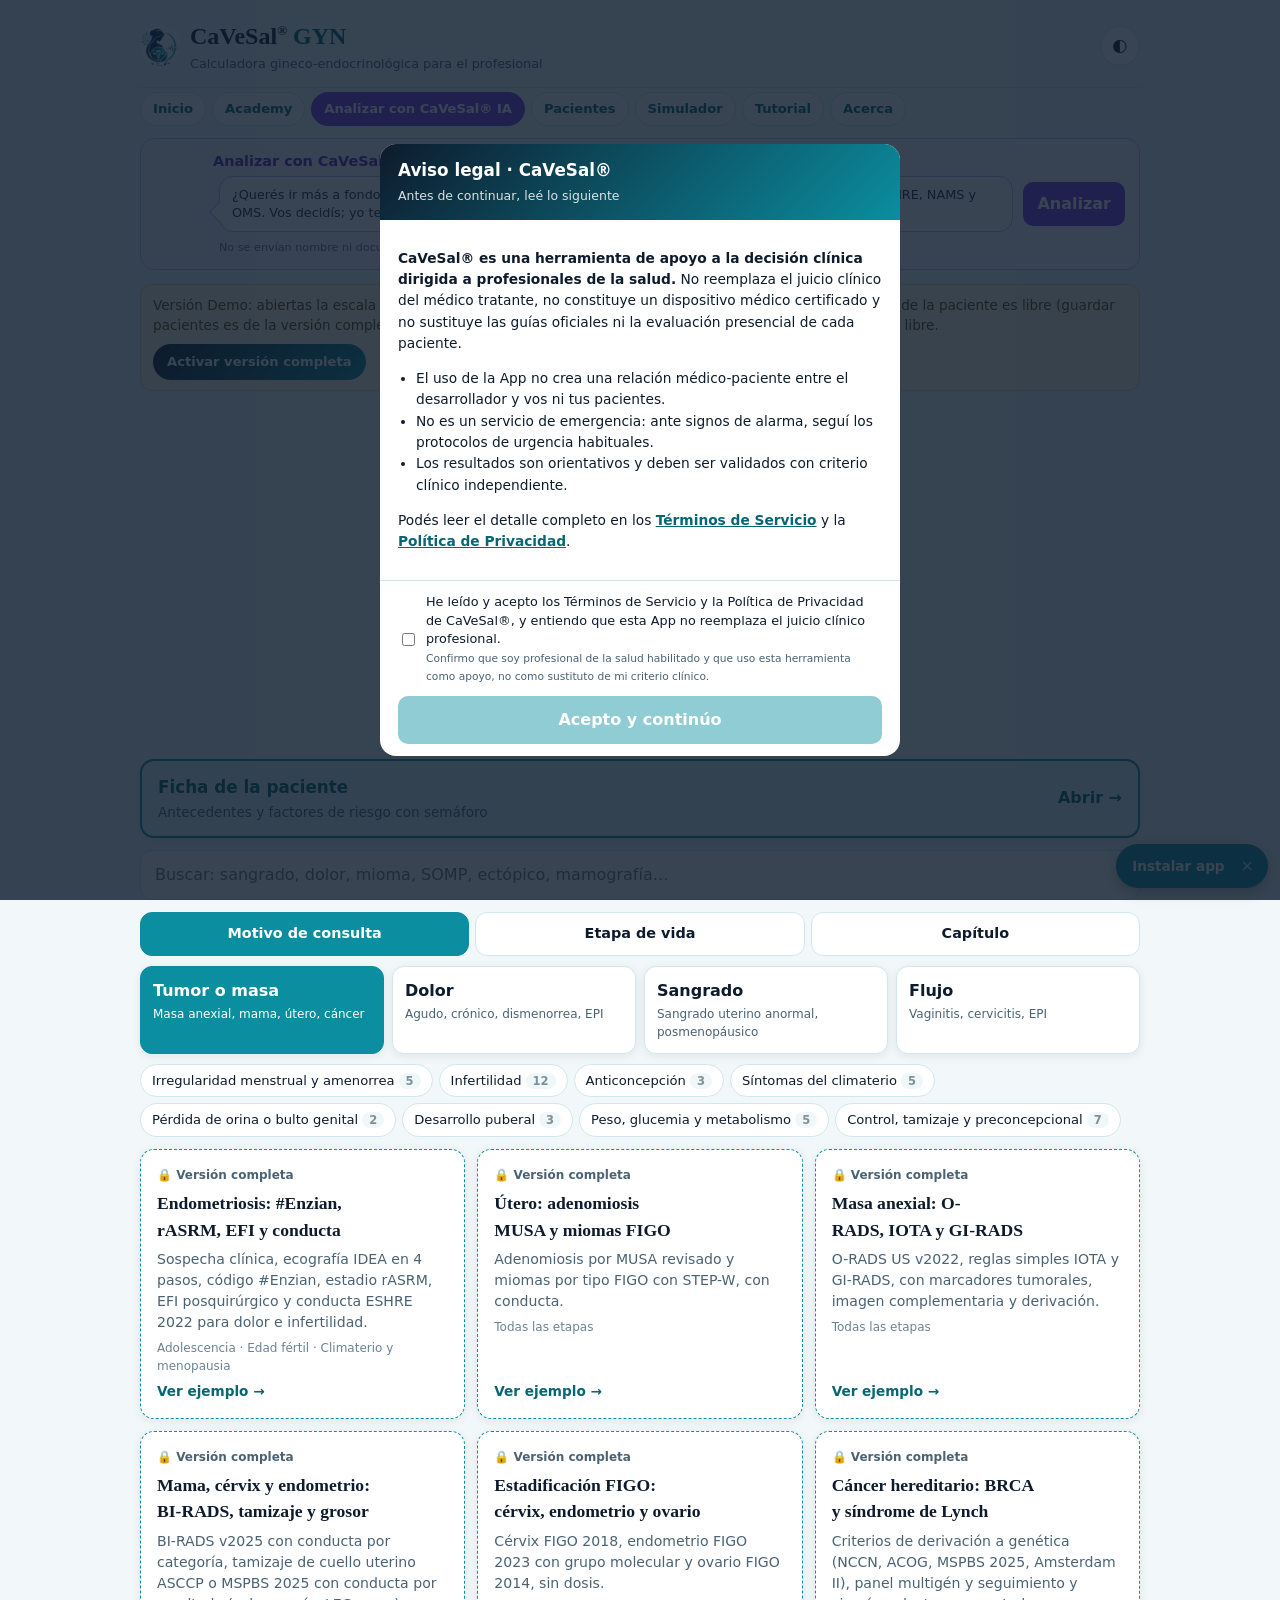
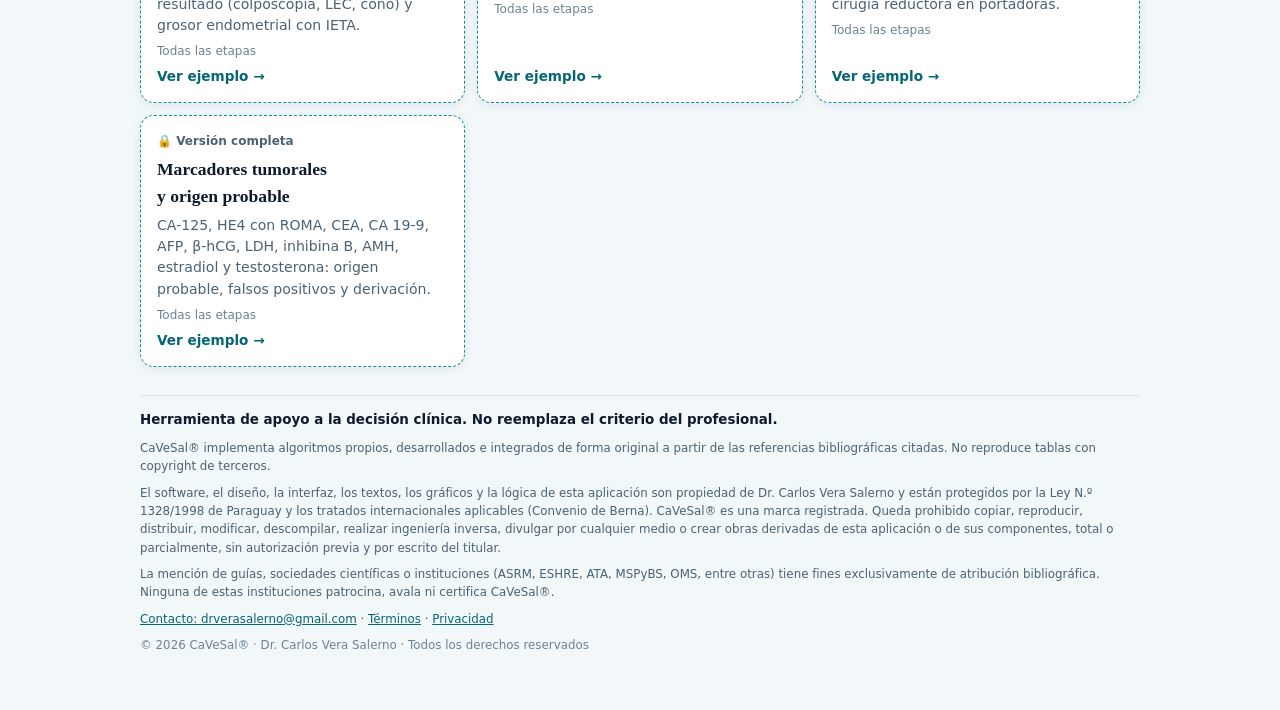
<file: index.html>
<!DOCTYPE html>
<html lang="es">
<head>
<meta charset="utf-8">
<meta name="viewport" content="width=device-width, initial-scale=1, viewport-fit=cover">
<title>CaVeSal® GYN · Calculadora gineco-endocrinológica</title>
<meta name="description" content="CaVeSal® GYN: calculadora gineco-endocrinológica para el profesional. Fertilidad, preconcepcional, MRS, THM, O-RADS, BI-RADS, MUSA y estadificación FIGO.">
<meta name="author" content="Dr. Carlos Vera Salerno — CaVeSal® Maternal Fetal Intelligence">
<meta name="copyright" content="© 2026 Dr. Carlos Vera Salerno · CaVeSal® · Ley N.º 1328/1998 (Paraguay)">
<meta name="robots" content="noindex, nofollow">
<meta name="theme-color" content="#0b8e9f">
<link rel="stylesheet" href="css/estilos.css">
<meta property="og:type" content="website"/>
<meta property="og:title" content="CaVeSal® GYN · Calculadora gineco-endocrinológica"/>
<meta property="og:description" content="Calculadora gineco-endocrinológica para el profesional: fertilidad, preconcepcional, SOMP, climaterio y THM, masa anexial, endometriosis, suelo pélvico y oncología FIGO. Demo gratuita."/>
<meta property="og:url" content="https://cavesal.app/cavesal-gyn/"/>
<meta property="og:image" content="https://cavesal.app/cavesal-gyn/og-cover-gyn.jpg"/>
<meta property="og:image:width" content="1200"/>
<meta property="og:image:height" content="630"/>
<meta property="og:image:alt" content="CaVeSal® GYN · Ginecología"/>
<meta property="og:site_name" content="CaVeSal®"/>
<meta property="og:locale" content="es_PY"/>
<meta name="twitter:card" content="summary_large_image"/>
<meta name="twitter:title" content="CaVeSal® GYN · Calculadora gineco-endocrinológica"/>
<meta name="twitter:description" content="Calculadora gineco-endocrinológica para el profesional: fertilidad, preconcepcional, SOMP, climaterio y THM, masa anexial, endometriosis, suelo pélvico y oncología FIGO. Demo gratuita."/>
<meta name="twitter:image" content="https://cavesal.app/cavesal-gyn/og-cover-gyn.jpg"/>
<link rel="manifest" href="manifest.json">
<link rel="icon" type="image/png" href="assets/favicon.png">
<link rel="apple-touch-icon" href="assets/apple-touch-icon.png">
<meta name="apple-mobile-web-app-capable" content="yes">
<meta name="mobile-web-app-capable" content="yes">
<meta name="apple-mobile-web-app-title" content="CaVeSal GYN">
</head>
<body>

<!-- Aviso legal · modal de aceptación (mismo texto y clave que las otras apps CaVeSal®) -->
<div id="cavesal-legal-overlay" hidden>
  <div id="cavesal-legal-modal" role="dialog" aria-modal="true" aria-labelledby="cavesal-legal-title">
    <header>
      <h2 id="cavesal-legal-title">Aviso legal · CaVeSal®</h2>
      <p>Antes de continuar, leé lo siguiente</p>
    </header>
    <div id="cavesal-legal-body">
      <p><strong>CaVeSal® es una herramienta de apoyo a la decisión clínica dirigida a profesionales de la salud.</strong> No reemplaza el juicio clínico del médico tratante, no constituye un dispositivo médico certificado y no sustituye las guías oficiales ni la evaluación presencial de cada paciente.</p>
      <ul>
        <li>El uso de la App no crea una relación médico-paciente entre el desarrollador y vos ni tus pacientes.</li>
        <li>No es un servicio de emergencia: ante signos de alarma, seguí los protocolos de urgencia habituales.</li>
        <li>Los resultados son orientativos y deben ser validados con criterio clínico independiente.</li>
      </ul>
      <p>Podés leer el detalle completo en los <a href="https://cavesal.app/terminos.html" target="_blank" rel="noopener">Términos de Servicio</a> y la <a href="https://cavesal.app/privacidad.html" target="_blank" rel="noopener">Política de Privacidad</a>.</p>
    </div>
    <div id="cavesal-legal-footer">
      <label id="cavesal-legal-check">
        <input type="checkbox" id="cavesal-legal-checkbox">
        <span>He leído y acepto los Términos de Servicio y la Política de Privacidad de CaVeSal®, y entiendo que esta App no reemplaza el juicio clínico profesional.<br><small>Confirmo que soy profesional de la salud habilitado y que uso esta herramienta como apoyo, no como sustituto de mi criterio clínico.</small></span>
      </label>
      <button id="cavesal-legal-accept" type="button" disabled>Acepto y continúo</button>
    </div>
  </div>
</div>

<!-- Activación de la versión completa (se abre desde los botones "Activar versión completa") -->
<div id="license_gate" hidden role="dialog" aria-modal="true" aria-labelledby="lg_tit">
  <div class="lg-caja">
    <button id="lg_cerrar" class="lg-cerrar" type="button" aria-label="Cerrar">×</button>
    <div class="lg-ico" aria-hidden="true">🔒</div>
    <h2 id="lg_tit">Activá CaVeSal® GYN — Versión Completa</h2>
    <p class="lg-msg">Tu clave de acceso es válida para un solo dispositivo. Al ingresarla, este dispositivo queda habilitado para todas las funciones, incluidas las futuras actualizaciones.</p>
    <input id="lg_input" type="text" placeholder="GYN-XXXX-XXXX-XXXX-XXXX" maxlength="30" autocomplete="off" aria-label="Clave de licencia">
    <button id="lg_btn" type="button">Activar</button>
    <div id="lg_error" role="alert" hidden></div>
    <div id="lg_reactivar"></div>
    <a href="https://cavesal.gumroad.com/l/cavesal" target="_blank" rel="noopener">¿No tenés clave? Adquirí la versión completa →</a><br>
    <a href="https://cavesal.app/comprar.html?producto=gyn" target="_blank" rel="noopener">¿No tenés tarjeta? Comprá por transferencia →</a>
  </div>
</div>

<div class="wrap">
  <header class="topbar">
    <a class="brand" href="#">
      <img class="logo" src="assets/logo-gyn-icono.png" alt="" width="40" height="40">
      <span><span class="name">CaVeSal<sup>®</sup> <b>GYN</b></span><span class="tag">Calculadora gineco-endocrinológica para el profesional</span></span>
    </a>
    <button id="btnTema" class="btn-tema" type="button" aria-label="Cambiar tema claro u oscuro">◐</button>
  </header>
  <nav class="topnav" aria-label="Secciones">
    <a class="pill" href="#">Inicio</a>
    <a class="pill" href="/academy/">Academy</a>
    <a class="pill pill-ia" href="https://ia.cavesal.app/" target="_blank" rel="noopener">CaVeSal® IA</a>
    <a class="pill" href="#pacientes">Pacientes</a>
    <a class="pill" href="simulador.html">Simulador</a>
    <a class="pill" href="manual.html">Tutorial</a>
    <a class="pill" href="acerca.html">Acerca</a>
  </nav>
  <div class="demo-banner" id="demoBanner" hidden>
    <span>Versión Demo: abiertas la escala MRS, el día de ovulación, la Calculadora de THM, el POP-Q y el IMC. La ficha de la paciente es libre (guardar pacientes es de la versión completa). En los demás módulos podés ver un caso de ejemplo, y el <a href="simulador.html">Simulador</a> es libre.</span>
    <button type="button" class="btn-activar" data-activar>Activar versión completa</button>
  </div>

  <main>
    <section id="inicio">
      <div class="logo-hero"><img src="assets/logo-gyn.jpg" alt="CaVeSal® GYN · Ginecología · Herramientas clínicas para la práctica ginecológica" width="640" height="640"></div>
      <a class="ficha-bar" href="#ficha"><span class="fb-tit">Ficha de la paciente</span><span class="fb-sub" id="fichaChip">Antecedentes y factores de riesgo con semáforo</span><span class="fb-ir">Abrir →</span></a>
      <label class="buscador"><span class="sr">Buscar</span><input id="buscar" type="search" placeholder="Buscar: sangrado, dolor, mioma, SOMP, ectópico, mamografía…" autocomplete="off"></label>
      <div class="tabs" id="tabs" role="tablist" aria-label="Buscar por"></div>
      <div class="sub" id="sub"></div>
      <p class="cat-intro" id="catIntro"></p>
      <div class="grid" id="grid"></div>
      <p class="vacio" id="vacio" hidden>Sin resultados. Probá con otra palabra o elegí un motivo de consulta.</p>
    </section>

    <section id="pantalla" hidden>
      <button type="button" class="btn-volver" id="volver">← Volver</button>
      <div class="p-cab">
        <h2 id="pTitulo" tabindex="-1"></h2>
        <p class="p-sub" id="pSub"></p>
      </div>
      <div class="p-cuerpo" id="pCuerpo"></div>
    </section>
  </main>

  <footer class="pie" id="pie"></footer>
</div>

<script src="js/textos-es.js"></script>
<script src="js/cvs-lic.js"></script>
<script src="js/cvs-plan.js"></script>
<script src="js/licencia.js"></script>
<script src="js/fertilidad.js"></script>
<script src="js/preconcepcional.js"></script>
<script src="js/imc.js"></script>
<script src="js/pubertad.js"></script>
<script src="js/dm.js"></script>
<script src="js/ejemplos.js"></script>
<script src="js/pareja.js"></script>
<script src="js/somp.js"></script>
<script src="js/mrs.js"></script>
<script src="js/prolapso.js"></script>
<script src="js/incontinencia.js"></script>
<script src="js/vaginitis.js"></script>
<script src="js/thm.js"></script>
<script src="js/mec.js"></script>
<script src="js/incretinas.js"></script>
<script src="js/comun.js"></script>
<script src="js/orads.js"></script>
<script src="js/estudios.js"></script>
<script src="js/utero.js"></script>
<script src="js/endometriosis.js"></script>
<script src="js/onco.js"></script>
<script src="js/hua.js"></script>
<script src="js/amenorrea.js"></script>
<script src="js/epi.js"></script>
<script src="js/dolor.js"></script>
<script src="js/ficha.js"></script>
<script src="js/pacientes.js"></script>
<script src="js/laboratorio.js"></script>
<script src="js/marcadores.js"></script>
<script src="js/ecogin.js"></script>
<script src="js/densitometria.js"></script>
<script src="js/induccion.js"></script>
<script src="js/sho.js"></script>
<script src="js/metodos.js"></script>
<script src="js/genetica.js"></script>
<script src="js/progestagenos.js"></script>
<script src="js/aemergencia.js"></script>
<script src="js/puente.js"></script>
<script src="js/ia.js"></script>
<script src="js/app.js"></script>
<script src="js/pwa.js"></script>
<script>/* Academy se abre aparte (no reemplaza la app) y lleva la clave para entrar directo. En la Demo queda bloqueada: pide la clave. */
(function(){document.addEventListener("click",function(ev){var a=ev.target&&ev.target.closest?ev.target.closest('a[href^="/academy/"]'):null;if(!a)return;var L=window.GYN&&window.GYN.licencia;if(L&&!L.esFull()){ev.preventDefault();ev.stopPropagation();L.abrir();return;}var k="";try{k=(localStorage.getItem("cavesal_gyn_full_unlocked")||"").trim();}catch(e){}if(k==="true"||k==="1")k="";var h=k?"#k="+encodeURIComponent(k):"";a.href="https://cavesal.app/academy/?desde=gyn"+h;a.target="_blank";a.rel="noopener";},true);})();</script>
</body>
</html>
</file>
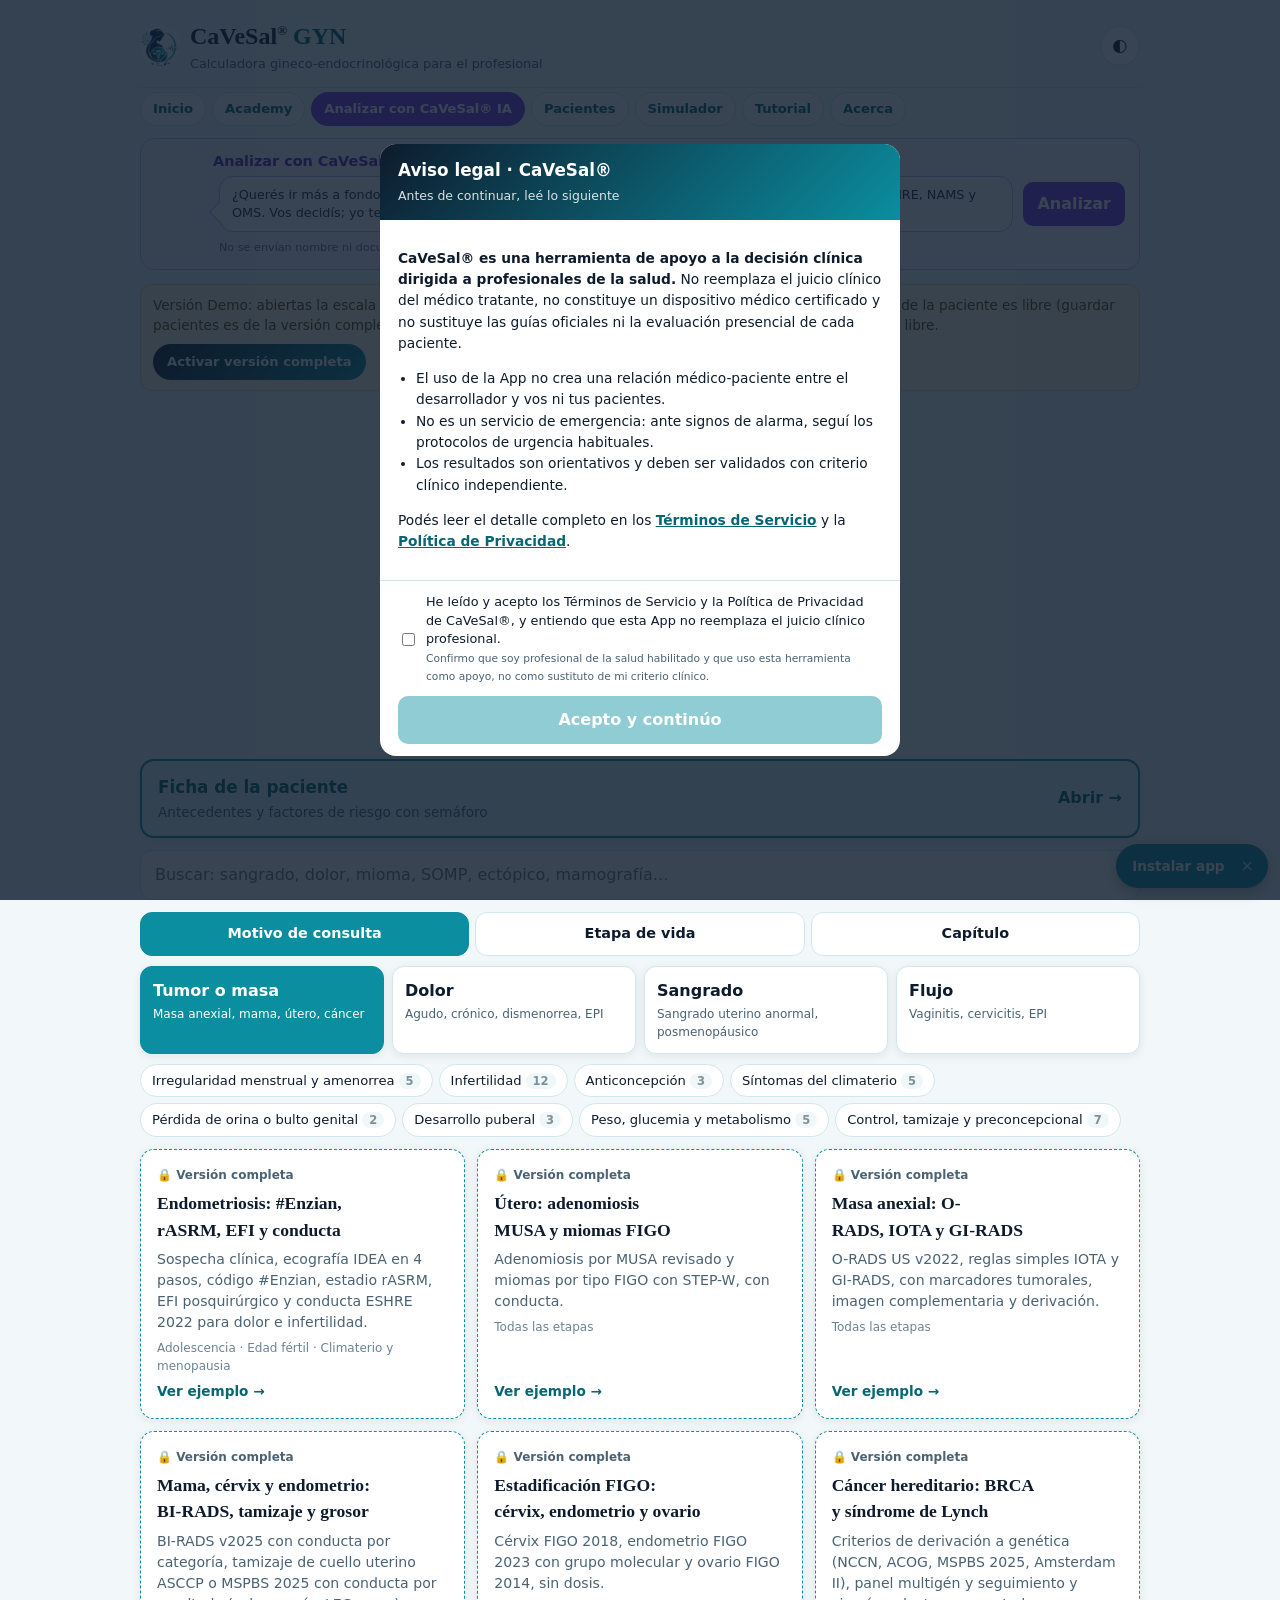
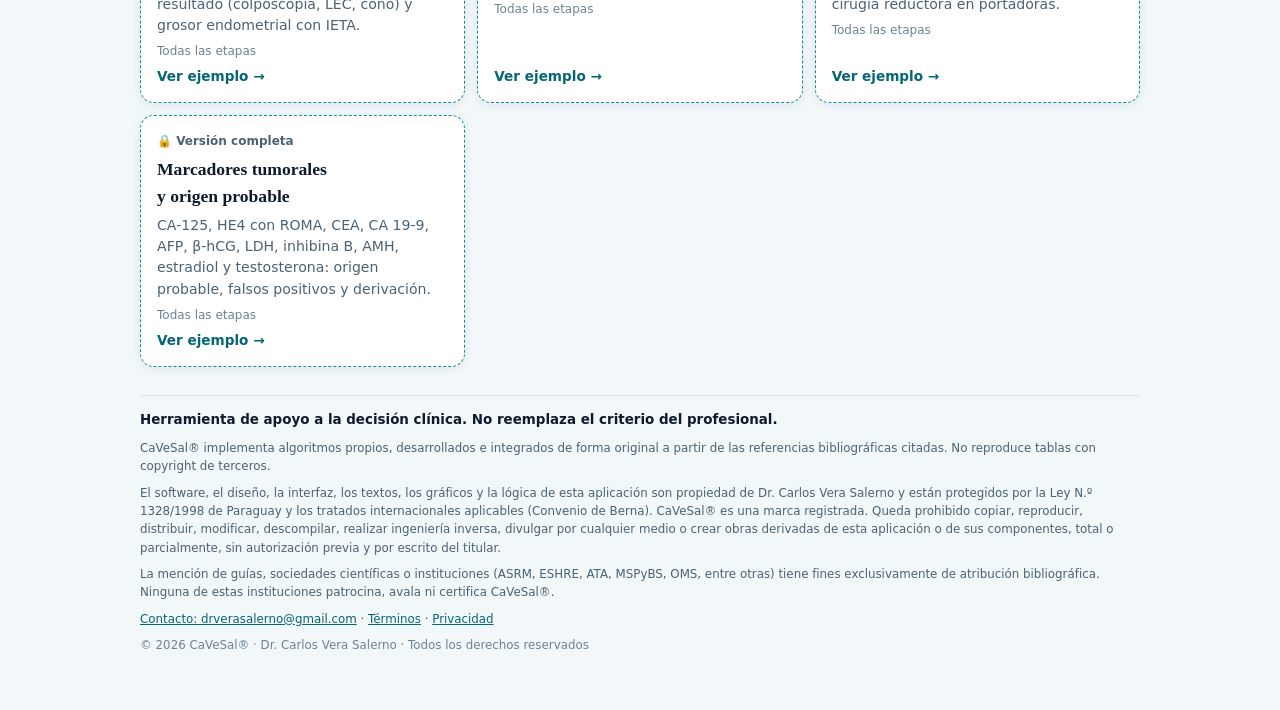
<file: demo/index.html>
<!DOCTYPE html>
<!-- Generado por tools/entradas.py desde index.html. No editar a mano. -->
<html lang="es">
<head>
<meta charset="utf-8">
<meta name="viewport" content="width=device-width, initial-scale=1, viewport-fit=cover">
<title>Modo Demo — CaVeSal® GYN</title>
<meta name="description" content="Probá gratis CaVeSal® GYN: escala MRS, día de ovulación, Calculadora de THM, POP-Q, IMC, ficha de la paciente, casos de ejemplo y simulador.">
<meta name="author" content="Dr. Carlos Vera Salerno — CaVeSal® Maternal Fetal Intelligence">
<meta name="copyright" content="© 2026 Dr. Carlos Vera Salerno · CaVeSal® · Ley N.º 1328/1998 (Paraguay)">
<meta name="robots" content="noindex, nofollow">
<meta name="theme-color" content="#0b8e9f">
<script>window.GYN_ENTRADA="demo";window.GYN_RAIZ="../";</script>
<link rel="stylesheet" href="../css/estilos.css">
<meta property="og:type" content="website"/>
<meta property="og:title" content="CaVeSal® DEMO · GYN Calculadora gineco-endocrinológica"/>
<meta property="og:description" content="Probá gratis CaVeSal® GYN: escala MRS, día de ovulación, Calculadora de THM, POP-Q, IMC, ficha de la paciente, casos de ejemplo y simulador."/>
<meta property="og:url" content="https://cavesal.app/cavesal-gyn/demo/"/>
<meta property="og:image" content="https://cavesal.app/cavesal-gyn/og-cover-gyn.jpg"/>
<meta property="og:image:width" content="1200"/>
<meta property="og:image:height" content="630"/>
<meta property="og:image:alt" content="CaVeSal® GYN · Ginecología"/>
<meta property="og:site_name" content="CaVeSal®"/>
<meta property="og:locale" content="es_PY"/>
<meta name="twitter:card" content="summary_large_image"/>
<meta name="twitter:title" content="CaVeSal® DEMO · GYN Calculadora gineco-endocrinológica"/>
<meta name="twitter:description" content="Probá gratis CaVeSal® GYN: escala MRS, día de ovulación, Calculadora de THM, POP-Q, IMC, ficha de la paciente, casos de ejemplo y simulador."/>
<meta name="twitter:image" content="https://cavesal.app/cavesal-gyn/og-cover-gyn.jpg"/>
<link rel="manifest" href="manifest.json">
<link rel="icon" type="image/png" href="../assets/favicon.png">
<link rel="apple-touch-icon" href="../assets/apple-touch-icon.png">
<meta name="apple-mobile-web-app-capable" content="yes">
<meta name="mobile-web-app-capable" content="yes">
<meta name="apple-mobile-web-app-title" content="CaVeSal GYN">
</head>
<body>

<!-- Aviso legal · modal de aceptación (mismo texto y clave que las otras apps CaVeSal®) -->
<div id="cavesal-legal-overlay" hidden>
  <div id="cavesal-legal-modal" role="dialog" aria-modal="true" aria-labelledby="cavesal-legal-title">
    <header>
      <h2 id="cavesal-legal-title">Aviso legal · CaVeSal®</h2>
      <p>Antes de continuar, leé lo siguiente</p>
    </header>
    <div id="cavesal-legal-body">
      <p><strong>CaVeSal® es una herramienta de apoyo a la decisión clínica dirigida a profesionales de la salud.</strong> No reemplaza el juicio clínico del médico tratante, no constituye un dispositivo médico certificado y no sustituye las guías oficiales ni la evaluación presencial de cada paciente.</p>
      <ul>
        <li>El uso de la App no crea una relación médico-paciente entre el desarrollador y vos ni tus pacientes.</li>
        <li>No es un servicio de emergencia: ante signos de alarma, seguí los protocolos de urgencia habituales.</li>
        <li>Los resultados son orientativos y deben ser validados con criterio clínico independiente.</li>
      </ul>
      <p>Podés leer el detalle completo en los <a href="https://cavesal.app/terminos.html" target="_blank" rel="noopener">Términos de Servicio</a> y la <a href="https://cavesal.app/privacidad.html" target="_blank" rel="noopener">Política de Privacidad</a>.</p>
    </div>
    <div id="cavesal-legal-footer">
      <label id="cavesal-legal-check">
        <input type="checkbox" id="cavesal-legal-checkbox">
        <span>He leído y acepto los Términos de Servicio y la Política de Privacidad de CaVeSal®, y entiendo que esta App no reemplaza el juicio clínico profesional.<br><small>Confirmo que soy profesional de la salud habilitado y que uso esta herramienta como apoyo, no como sustituto de mi criterio clínico.</small></span>
      </label>
      <button id="cavesal-legal-accept" type="button" disabled>Acepto y continúo</button>
    </div>
  </div>
</div>

<!-- Activación de la versión completa (se abre desde los botones "Activar versión completa") -->
<div id="license_gate" hidden role="dialog" aria-modal="true" aria-labelledby="lg_tit">
  <div class="lg-caja">
    <button id="lg_cerrar" class="lg-cerrar" type="button" aria-label="Cerrar">×</button>
    <div class="lg-ico" aria-hidden="true">🔒</div>
    <h2 id="lg_tit">Activá CaVeSal® GYN — Versión Completa</h2>
    <p class="lg-msg">Tu clave de acceso es válida para un solo dispositivo. Al ingresarla, este dispositivo queda habilitado para todas las funciones, incluidas las futuras actualizaciones.</p>
    <input id="lg_input" type="text" placeholder="GYN-XXXX-XXXX-XXXX-XXXX" maxlength="30" autocomplete="off" aria-label="Clave de licencia">
    <button id="lg_btn" type="button">Activar</button>
    <div id="lg_error" role="alert" hidden></div>
    <div id="lg_reactivar"></div>
    <a href="https://cavesal.gumroad.com/l/cavesal" target="_blank" rel="noopener">¿No tenés clave? Adquirí la versión completa →</a><br>
    <a href="https://cavesal.app/comprar.html?producto=gyn" target="_blank" rel="noopener">¿No tenés tarjeta? Comprá por transferencia →</a>
  </div>
</div>

<div class="wrap">
  <header class="topbar">
    <a class="brand" href="#">
      <img class="logo" src="../assets/logo-gyn-icono.png" alt="" width="40" height="40">
      <span><span class="name">CaVeSal<sup>®</sup> <b>GYN</b></span><span class="tag">Calculadora gineco-endocrinológica para el profesional</span></span>
    </a>
    <button id="btnTema" class="btn-tema" type="button" aria-label="Cambiar tema claro u oscuro">◐</button>
  </header>
  <nav class="topnav" aria-label="Secciones">
    <a class="pill" href="#">Inicio</a>
    <a class="pill" href="/academy/">Academy</a>
    <a class="pill pill-ia" href="https://ia.cavesal.app/" target="_blank" rel="noopener">CaVeSal® IA</a>
    <a class="pill" href="#pacientes">Pacientes</a>
    <a class="pill" href="../simulador.html">Simulador</a>
    <a class="pill" href="../manual.html">Tutorial</a>
    <a class="pill" href="../acerca.html">Acerca</a>
  </nav>
  <div class="demo-banner" id="demoBanner" hidden>
    <span>Versión Demo: abiertas la escala MRS, el día de ovulación, la Calculadora de THM, el POP-Q y el IMC. La ficha de la paciente es libre (guardar pacientes es de la versión completa). En los demás módulos podés ver un caso de ejemplo, y el <a href="../simulador.html">Simulador</a> es libre.</span>
    <button type="button" class="btn-activar" data-activar>Activar versión completa</button>
  </div>

  <main>
    <section id="inicio">
      <div class="logo-hero"><img src="../assets/logo-gyn.jpg" alt="CaVeSal® GYN · Ginecología · Herramientas clínicas para la práctica ginecológica" width="640" height="640"></div>
      <a class="ficha-bar" href="#ficha"><span class="fb-tit">Ficha de la paciente</span><span class="fb-sub" id="fichaChip">Antecedentes y factores de riesgo con semáforo</span><span class="fb-ir">Abrir →</span></a>
      <label class="buscador"><span class="sr">Buscar</span><input id="buscar" type="search" placeholder="Buscar: sangrado, dolor, mioma, SOMP, ectópico, mamografía…" autocomplete="off"></label>
      <div class="tabs" id="tabs" role="tablist" aria-label="Buscar por"></div>
      <div class="sub" id="sub"></div>
      <p class="cat-intro" id="catIntro"></p>
      <div class="grid" id="grid"></div>
      <p class="vacio" id="vacio" hidden>Sin resultados. Probá con otra palabra o elegí un motivo de consulta.</p>
    </section>

    <section id="pantalla" hidden>
      <button type="button" class="btn-volver" id="volver">← Volver</button>
      <div class="p-cab">
        <h2 id="pTitulo" tabindex="-1"></h2>
        <p class="p-sub" id="pSub"></p>
      </div>
      <div class="p-cuerpo" id="pCuerpo"></div>
    </section>
  </main>

  <footer class="pie" id="pie"></footer>
</div>

<script src="../js/textos-es.js"></script>
<script src="../js/cvs-lic.js"></script>
<script src="../js/cvs-plan.js"></script>
<script src="../js/licencia.js"></script>
<script src="../js/fertilidad.js"></script>
<script src="../js/preconcepcional.js"></script>
<script src="../js/imc.js"></script>
<script src="../js/pubertad.js"></script>
<script src="../js/dm.js"></script>
<script src="../js/ejemplos.js"></script>
<script src="../js/pareja.js"></script>
<script src="../js/somp.js"></script>
<script src="../js/mrs.js"></script>
<script src="../js/prolapso.js"></script>
<script src="../js/incontinencia.js"></script>
<script src="../js/vaginitis.js"></script>
<script src="../js/thm.js"></script>
<script src="../js/mec.js"></script>
<script src="../js/incretinas.js"></script>
<script src="../js/comun.js"></script>
<script src="../js/orads.js"></script>
<script src="../js/estudios.js"></script>
<script src="../js/utero.js"></script>
<script src="../js/endometriosis.js"></script>
<script src="../js/onco.js"></script>
<script src="../js/hua.js"></script>
<script src="../js/amenorrea.js"></script>
<script src="../js/epi.js"></script>
<script src="../js/dolor.js"></script>
<script src="../js/ficha.js"></script>
<script src="../js/pacientes.js"></script>
<script src="../js/laboratorio.js"></script>
<script src="../js/marcadores.js"></script>
<script src="../js/ecogin.js"></script>
<script src="../js/densitometria.js"></script>
<script src="../js/induccion.js"></script>
<script src="../js/sho.js"></script>
<script src="../js/metodos.js"></script>
<script src="../js/genetica.js"></script>
<script src="../js/progestagenos.js"></script>
<script src="../js/aemergencia.js"></script>
<script src="../js/puente.js"></script>
<script src="../js/ia.js"></script>
<script src="../js/app.js"></script>
<script src="../js/pwa.js"></script>
<script>/* Academy se abre aparte (no reemplaza la app) y lleva la clave para entrar directo. En la Demo queda bloqueada: pide la clave. */
(function(){document.addEventListener("click",function(ev){var a=ev.target&&ev.target.closest?ev.target.closest('a[href^="/academy/"]'):null;if(!a)return;var L=window.GYN&&window.GYN.licencia;if(L&&!L.esFull()){ev.preventDefault();ev.stopPropagation();L.abrir();return;}var k="";try{k=(localStorage.getItem("cavesal_gyn_full_unlocked")||"").trim();}catch(e){}if(k==="true"||k==="1")k="";var h=k?"#k="+encodeURIComponent(k):"";a.href="https://cavesal.app/academy/?desde=gyn"+h;a.target="_blank";a.rel="noopener";},true);})();</script>
</body>
</html>
</file>
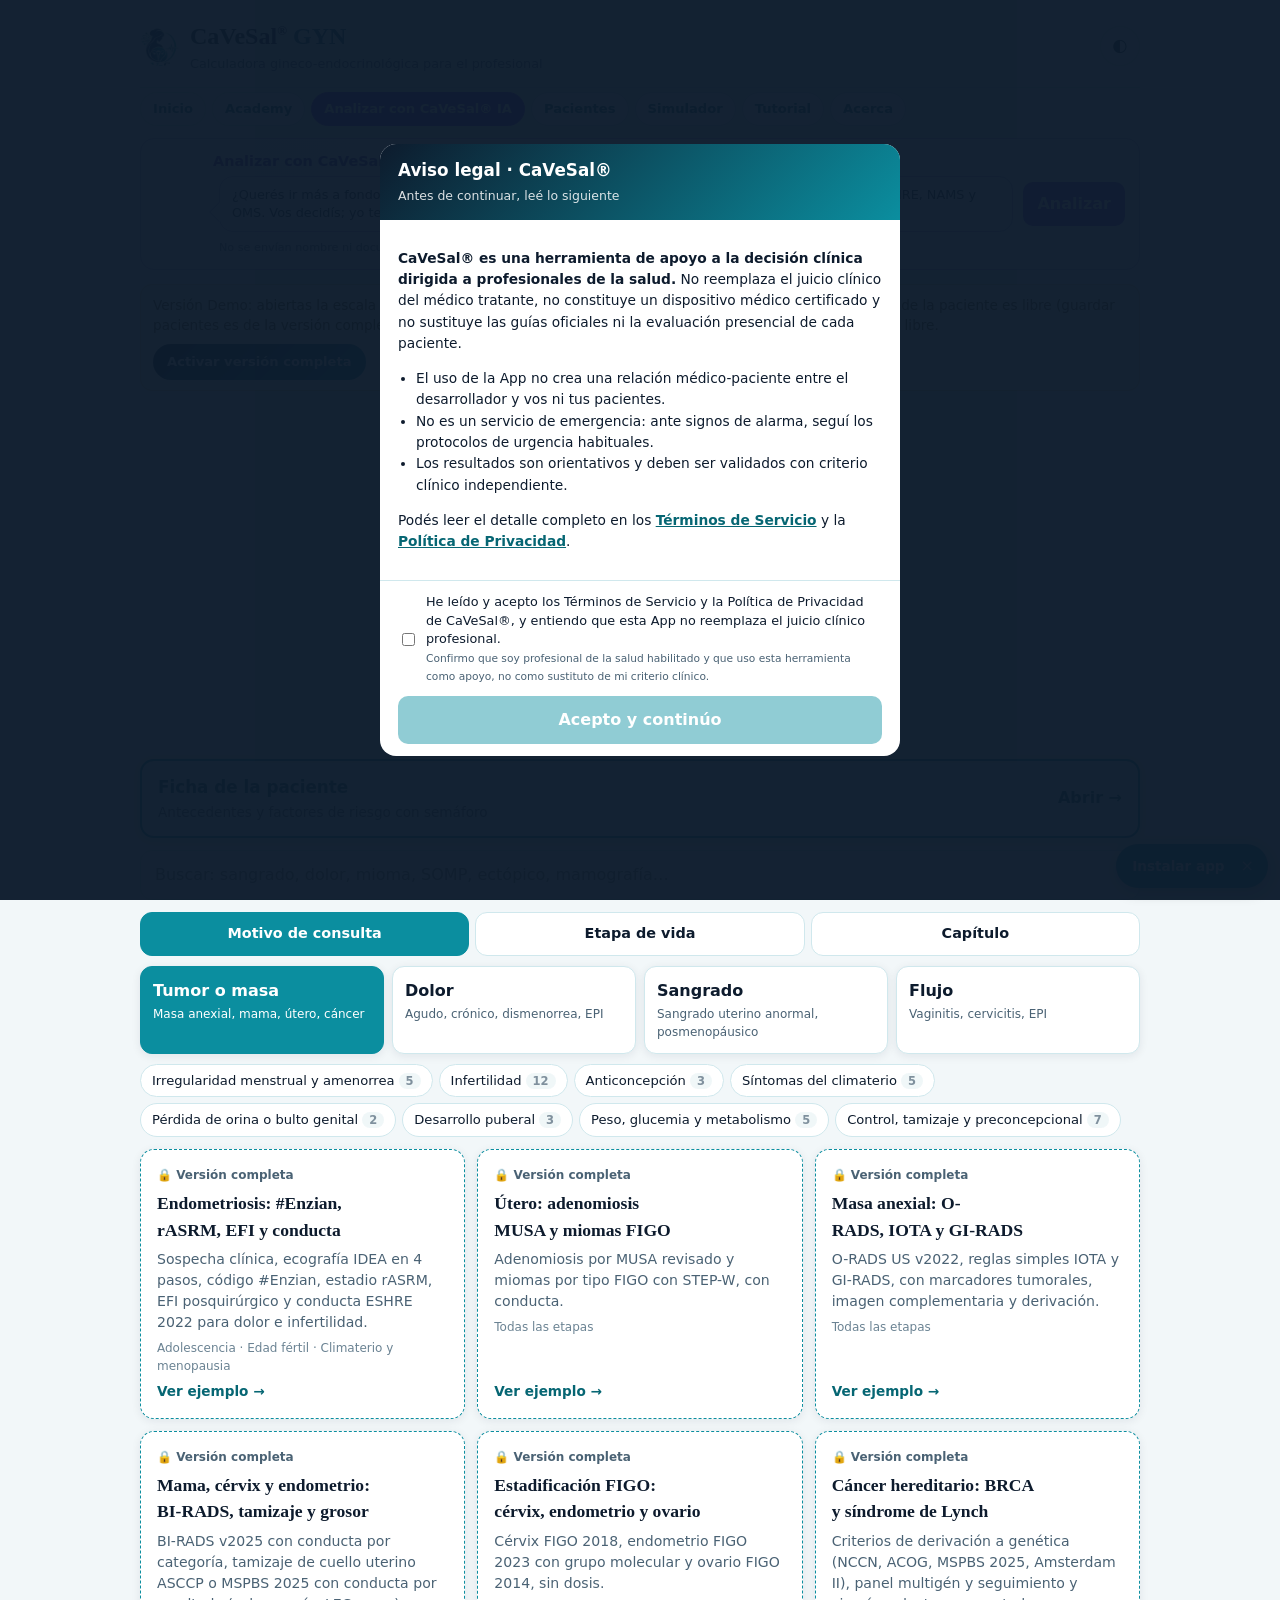
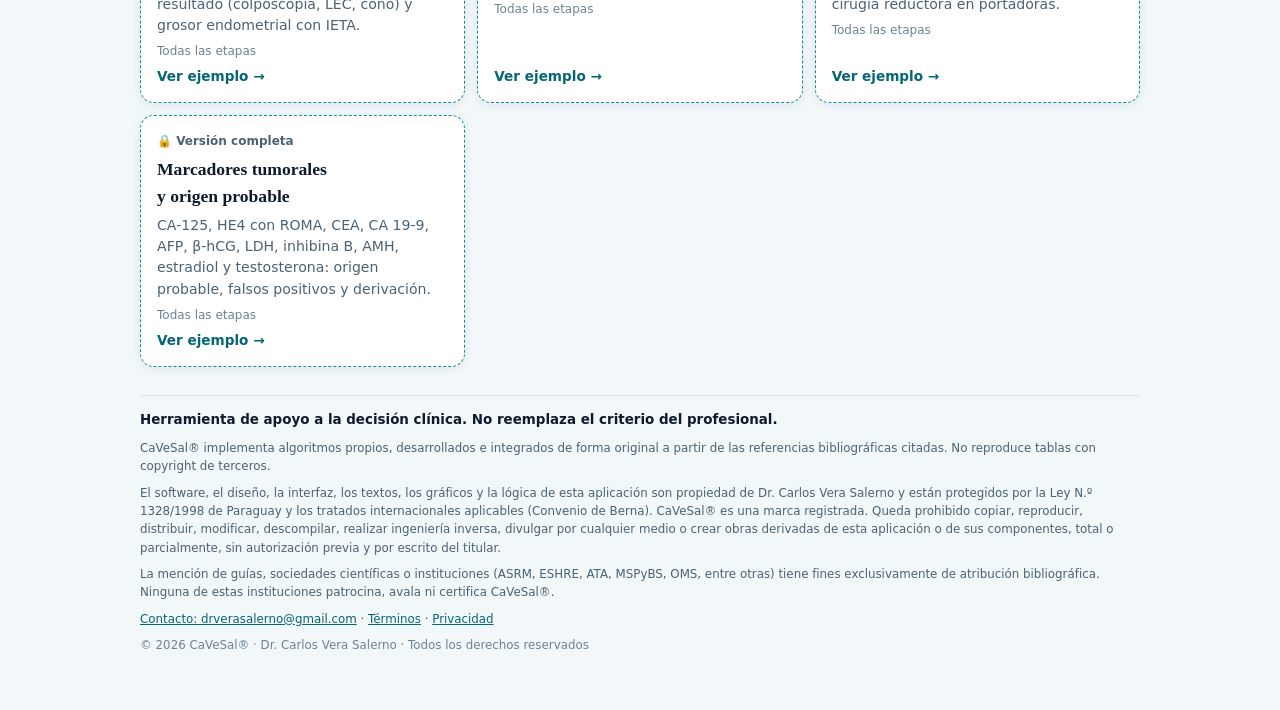
<file: full/index.html>
<!DOCTYPE html>
<!-- Generado por tools/entradas.py desde index.html. No editar a mano. -->
<html lang="es">
<head>
<meta charset="utf-8">
<meta name="viewport" content="width=device-width, initial-scale=1, viewport-fit=cover">
<title>CaVeSal® GYN · Versión completa</title>
<meta name="description" content="Versión completa de CaVeSal® GYN: fertilidad e inducción, preconcepcional, SOMP, climaterio y THM, anticoncepción, masa anexial, cuello MSPBS/ASCCP, endometriosis, suelo pélvico, cáncer hereditario y oncología FIGO.">
<meta name="author" content="Dr. Carlos Vera Salerno — CaVeSal® Maternal Fetal Intelligence">
<meta name="copyright" content="© 2026 Dr. Carlos Vera Salerno · CaVeSal® · Ley N.º 1328/1998 (Paraguay)">
<meta name="robots" content="noindex, nofollow">
<meta name="theme-color" content="#0b8e9f">
<script>window.GYN_ENTRADA="full";window.GYN_RAIZ="../";</script>
<link rel="stylesheet" href="../css/estilos.css">
<meta property="og:type" content="website"/>
<meta property="og:title" content="CaVeSal® GYN · Calculadora gineco-endocrinológica (versión completa)"/>
<meta property="og:description" content="Versión completa de CaVeSal® GYN: fertilidad e inducción, preconcepcional, SOMP, climaterio y THM, anticoncepción, masa anexial, cuello MSPBS/ASCCP, endometriosis, suelo pélvico, cáncer hereditario y oncología FIGO."/>
<meta property="og:url" content="https://cavesal.app/cavesal-gyn/full/"/>
<meta property="og:image" content="https://cavesal.app/cavesal-gyn/og-cover-gyn.jpg"/>
<meta property="og:image:width" content="1200"/>
<meta property="og:image:height" content="630"/>
<meta property="og:image:alt" content="CaVeSal® GYN · Ginecología"/>
<meta property="og:site_name" content="CaVeSal®"/>
<meta property="og:locale" content="es_PY"/>
<meta name="twitter:card" content="summary_large_image"/>
<meta name="twitter:title" content="CaVeSal® GYN · Calculadora gineco-endocrinológica (versión completa)"/>
<meta name="twitter:description" content="Versión completa de CaVeSal® GYN: fertilidad e inducción, preconcepcional, SOMP, climaterio y THM, anticoncepción, masa anexial, cuello MSPBS/ASCCP, endometriosis, suelo pélvico, cáncer hereditario y oncología FIGO."/>
<meta name="twitter:image" content="https://cavesal.app/cavesal-gyn/og-cover-gyn.jpg"/>
<link rel="manifest" href="manifest.json">
<link rel="icon" type="image/png" href="../assets/favicon.png">
<link rel="apple-touch-icon" href="../assets/apple-touch-icon.png">
<meta name="apple-mobile-web-app-capable" content="yes">
<meta name="mobile-web-app-capable" content="yes">
<meta name="apple-mobile-web-app-title" content="CaVeSal GYN">
</head>
<body>

<!-- Aviso legal · modal de aceptación (mismo texto y clave que las otras apps CaVeSal®) -->
<div id="cavesal-legal-overlay" hidden>
  <div id="cavesal-legal-modal" role="dialog" aria-modal="true" aria-labelledby="cavesal-legal-title">
    <header>
      <h2 id="cavesal-legal-title">Aviso legal · CaVeSal®</h2>
      <p>Antes de continuar, leé lo siguiente</p>
    </header>
    <div id="cavesal-legal-body">
      <p><strong>CaVeSal® es una herramienta de apoyo a la decisión clínica dirigida a profesionales de la salud.</strong> No reemplaza el juicio clínico del médico tratante, no constituye un dispositivo médico certificado y no sustituye las guías oficiales ni la evaluación presencial de cada paciente.</p>
      <ul>
        <li>El uso de la App no crea una relación médico-paciente entre el desarrollador y vos ni tus pacientes.</li>
        <li>No es un servicio de emergencia: ante signos de alarma, seguí los protocolos de urgencia habituales.</li>
        <li>Los resultados son orientativos y deben ser validados con criterio clínico independiente.</li>
      </ul>
      <p>Podés leer el detalle completo en los <a href="https://cavesal.app/terminos.html" target="_blank" rel="noopener">Términos de Servicio</a> y la <a href="https://cavesal.app/privacidad.html" target="_blank" rel="noopener">Política de Privacidad</a>.</p>
    </div>
    <div id="cavesal-legal-footer">
      <label id="cavesal-legal-check">
        <input type="checkbox" id="cavesal-legal-checkbox">
        <span>He leído y acepto los Términos de Servicio y la Política de Privacidad de CaVeSal®, y entiendo que esta App no reemplaza el juicio clínico profesional.<br><small>Confirmo que soy profesional de la salud habilitado y que uso esta herramienta como apoyo, no como sustituto de mi criterio clínico.</small></span>
      </label>
      <button id="cavesal-legal-accept" type="button" disabled>Acepto y continúo</button>
    </div>
  </div>
</div>

<!-- Activación de la versión completa (se abre desde los botones "Activar versión completa") -->
<div id="license_gate" hidden role="dialog" aria-modal="true" aria-labelledby="lg_tit">
  <div class="lg-caja">
    <button id="lg_cerrar" class="lg-cerrar" type="button" aria-label="Cerrar">×</button>
    <div class="lg-ico" aria-hidden="true">🔒</div>
    <h2 id="lg_tit">Activá CaVeSal® GYN — Versión Completa</h2>
    <p class="lg-msg">Tu clave de acceso es válida para un solo dispositivo. Al ingresarla, este dispositivo queda habilitado para todas las funciones, incluidas las futuras actualizaciones.</p>
    <input id="lg_input" type="text" placeholder="GYN-XXXX-XXXX-XXXX-XXXX" maxlength="30" autocomplete="off" aria-label="Clave de licencia">
    <button id="lg_btn" type="button">Activar</button>
    <div id="lg_error" role="alert" hidden></div>
    <div id="lg_reactivar"></div>
    <a href="https://cavesal.gumroad.com/l/cavesal" target="_blank" rel="noopener">¿No tenés clave? Adquirí la versión completa →</a><br>
    <a href="https://cavesal.app/comprar.html?producto=gyn" target="_blank" rel="noopener">¿No tenés tarjeta? Comprá por transferencia →</a>
  </div>
</div>

<div class="wrap">
  <header class="topbar">
    <a class="brand" href="#">
      <img class="logo" src="../assets/logo-gyn-icono.png" alt="" width="40" height="40">
      <span><span class="name">CaVeSal<sup>®</sup> <b>GYN</b></span><span class="tag">Calculadora gineco-endocrinológica para el profesional</span></span>
    </a>
    <button id="btnTema" class="btn-tema" type="button" aria-label="Cambiar tema claro u oscuro">◐</button>
  </header>
  <nav class="topnav" aria-label="Secciones">
    <a class="pill" href="#">Inicio</a>
    <a class="pill" href="/academy/">Academy</a>
    <a class="pill pill-ia" href="https://ia.cavesal.app/" target="_blank" rel="noopener">CaVeSal® IA</a>
    <a class="pill" href="#pacientes">Pacientes</a>
    <a class="pill" href="../simulador.html">Simulador</a>
    <a class="pill" href="../manual.html">Tutorial</a>
    <a class="pill" href="../acerca.html">Acerca</a>
  </nav>
  <div class="demo-banner" id="demoBanner" hidden>
    <span>Versión Demo: abiertas la escala MRS, el día de ovulación, la Calculadora de THM, el POP-Q y el IMC. La ficha de la paciente es libre (guardar pacientes es de la versión completa). En los demás módulos podés ver un caso de ejemplo, y el <a href="../simulador.html">Simulador</a> es libre.</span>
    <button type="button" class="btn-activar" data-activar>Activar versión completa</button>
  </div>

  <main>
    <section id="inicio">
      <div class="logo-hero"><img src="../assets/logo-gyn.jpg" alt="CaVeSal® GYN · Ginecología · Herramientas clínicas para la práctica ginecológica" width="640" height="640"></div>
      <a class="ficha-bar" href="#ficha"><span class="fb-tit">Ficha de la paciente</span><span class="fb-sub" id="fichaChip">Antecedentes y factores de riesgo con semáforo</span><span class="fb-ir">Abrir →</span></a>
      <label class="buscador"><span class="sr">Buscar</span><input id="buscar" type="search" placeholder="Buscar: sangrado, dolor, mioma, SOMP, ectópico, mamografía…" autocomplete="off"></label>
      <div class="tabs" id="tabs" role="tablist" aria-label="Buscar por"></div>
      <div class="sub" id="sub"></div>
      <p class="cat-intro" id="catIntro"></p>
      <div class="grid" id="grid"></div>
      <p class="vacio" id="vacio" hidden>Sin resultados. Probá con otra palabra o elegí un motivo de consulta.</p>
    </section>

    <section id="pantalla" hidden>
      <button type="button" class="btn-volver" id="volver">← Volver</button>
      <div class="p-cab">
        <h2 id="pTitulo" tabindex="-1"></h2>
        <p class="p-sub" id="pSub"></p>
      </div>
      <div class="p-cuerpo" id="pCuerpo"></div>
    </section>
  </main>

  <footer class="pie" id="pie"></footer>
</div>

<script src="../js/textos-es.js"></script>
<script src="../js/cvs-lic.js"></script>
<script src="../js/cvs-plan.js"></script>
<script src="../js/licencia.js"></script>
<script src="../js/fertilidad.js"></script>
<script src="../js/preconcepcional.js"></script>
<script src="../js/imc.js"></script>
<script src="../js/pubertad.js"></script>
<script src="../js/dm.js"></script>
<script src="../js/ejemplos.js"></script>
<script src="../js/pareja.js"></script>
<script src="../js/somp.js"></script>
<script src="../js/mrs.js"></script>
<script src="../js/prolapso.js"></script>
<script src="../js/incontinencia.js"></script>
<script src="../js/vaginitis.js"></script>
<script src="../js/thm.js"></script>
<script src="../js/mec.js"></script>
<script src="../js/incretinas.js"></script>
<script src="../js/comun.js"></script>
<script src="../js/orads.js"></script>
<script src="../js/estudios.js"></script>
<script src="../js/utero.js"></script>
<script src="../js/endometriosis.js"></script>
<script src="../js/onco.js"></script>
<script src="../js/hua.js"></script>
<script src="../js/amenorrea.js"></script>
<script src="../js/epi.js"></script>
<script src="../js/dolor.js"></script>
<script src="../js/ficha.js"></script>
<script src="../js/pacientes.js"></script>
<script src="../js/laboratorio.js"></script>
<script src="../js/marcadores.js"></script>
<script src="../js/ecogin.js"></script>
<script src="../js/densitometria.js"></script>
<script src="../js/induccion.js"></script>
<script src="../js/sho.js"></script>
<script src="../js/metodos.js"></script>
<script src="../js/genetica.js"></script>
<script src="../js/progestagenos.js"></script>
<script src="../js/aemergencia.js"></script>
<script src="../js/puente.js"></script>
<script src="../js/ia.js"></script>
<script src="../js/app.js"></script>
<script src="../js/pwa.js"></script>
<script>/* Academy se abre aparte (no reemplaza la app) y lleva la clave para entrar directo. En la Demo queda bloqueada: pide la clave. */
(function(){document.addEventListener("click",function(ev){var a=ev.target&&ev.target.closest?ev.target.closest('a[href^="/academy/"]'):null;if(!a)return;var L=window.GYN&&window.GYN.licencia;if(L&&!L.esFull()){ev.preventDefault();ev.stopPropagation();L.abrir();return;}var k="";try{k=(localStorage.getItem("cavesal_gyn_full_unlocked")||"").trim();}catch(e){}if(k==="true"||k==="1")k="";var h=k?"#k="+encodeURIComponent(k):"";a.href="https://cavesal.app/academy/?desde=gyn"+h;a.target="_blank";a.rel="noopener";},true);})();</script>
</body>
</html>
</file>
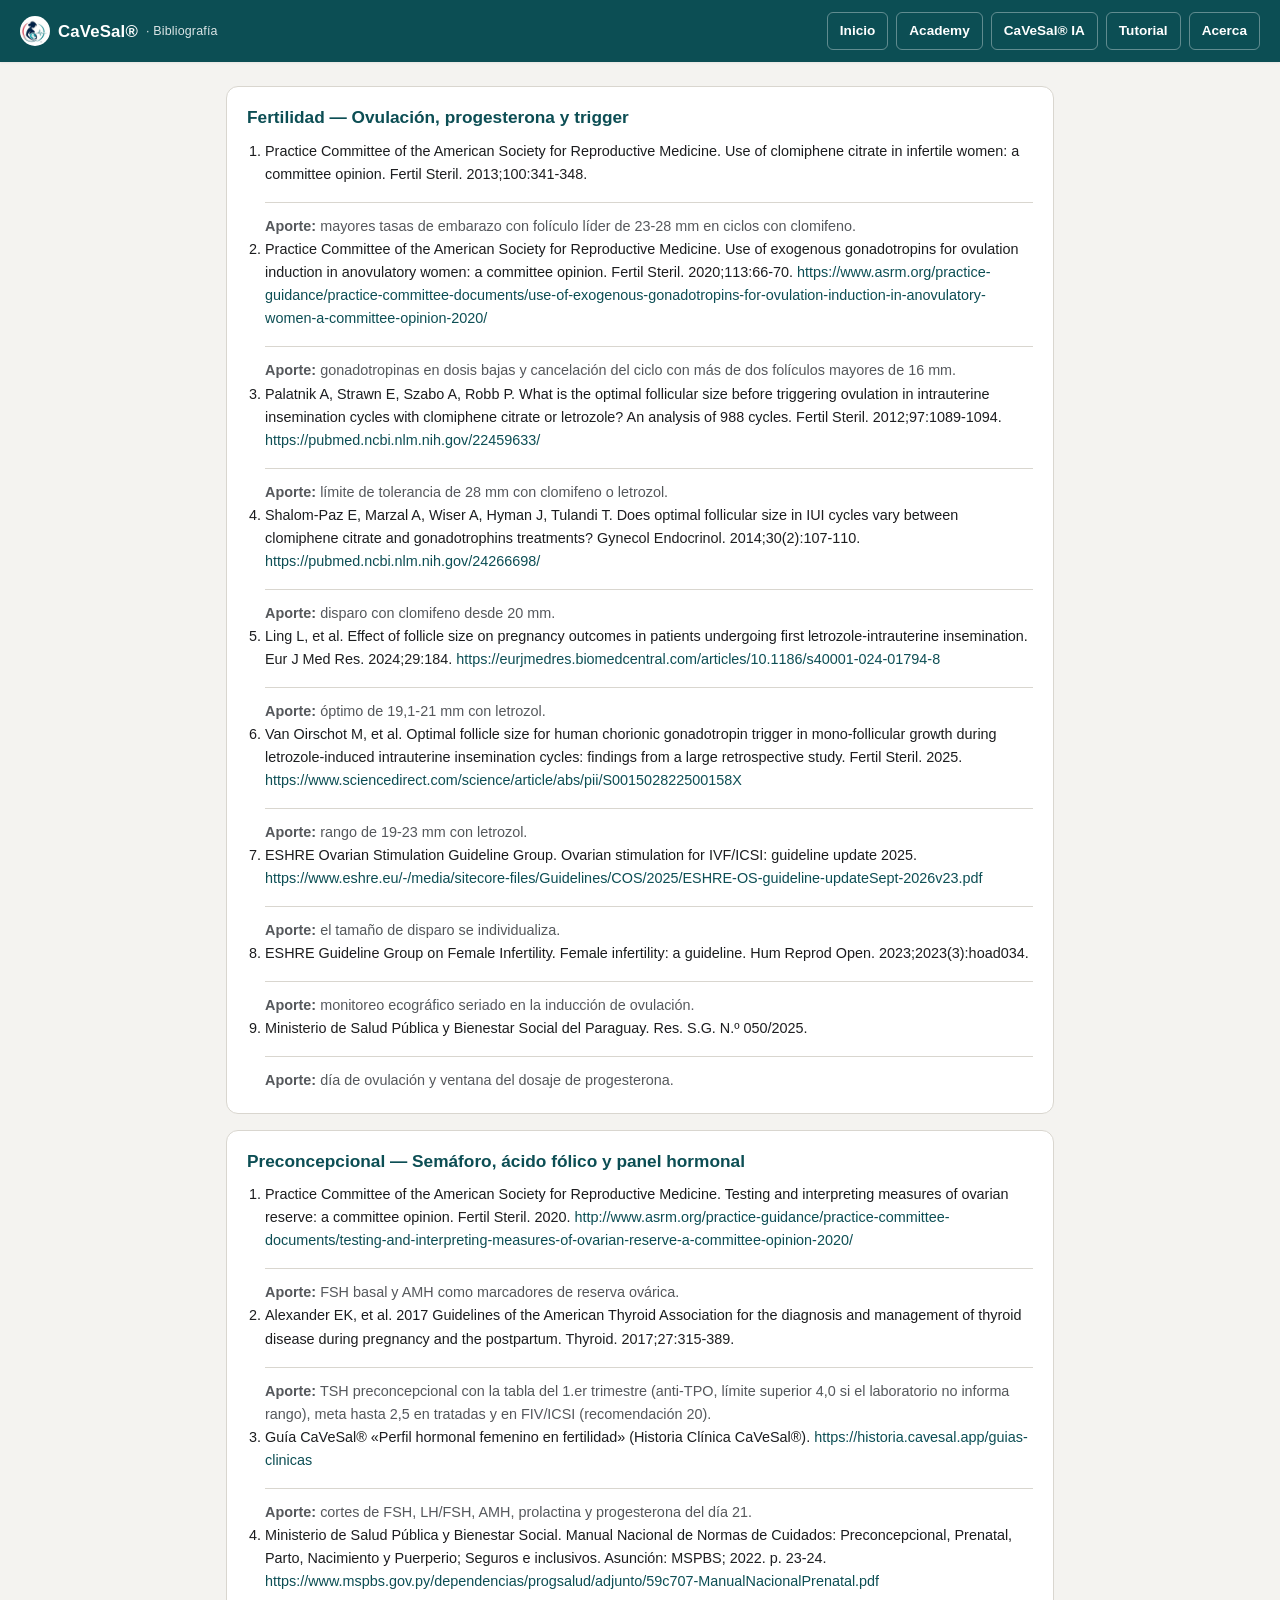
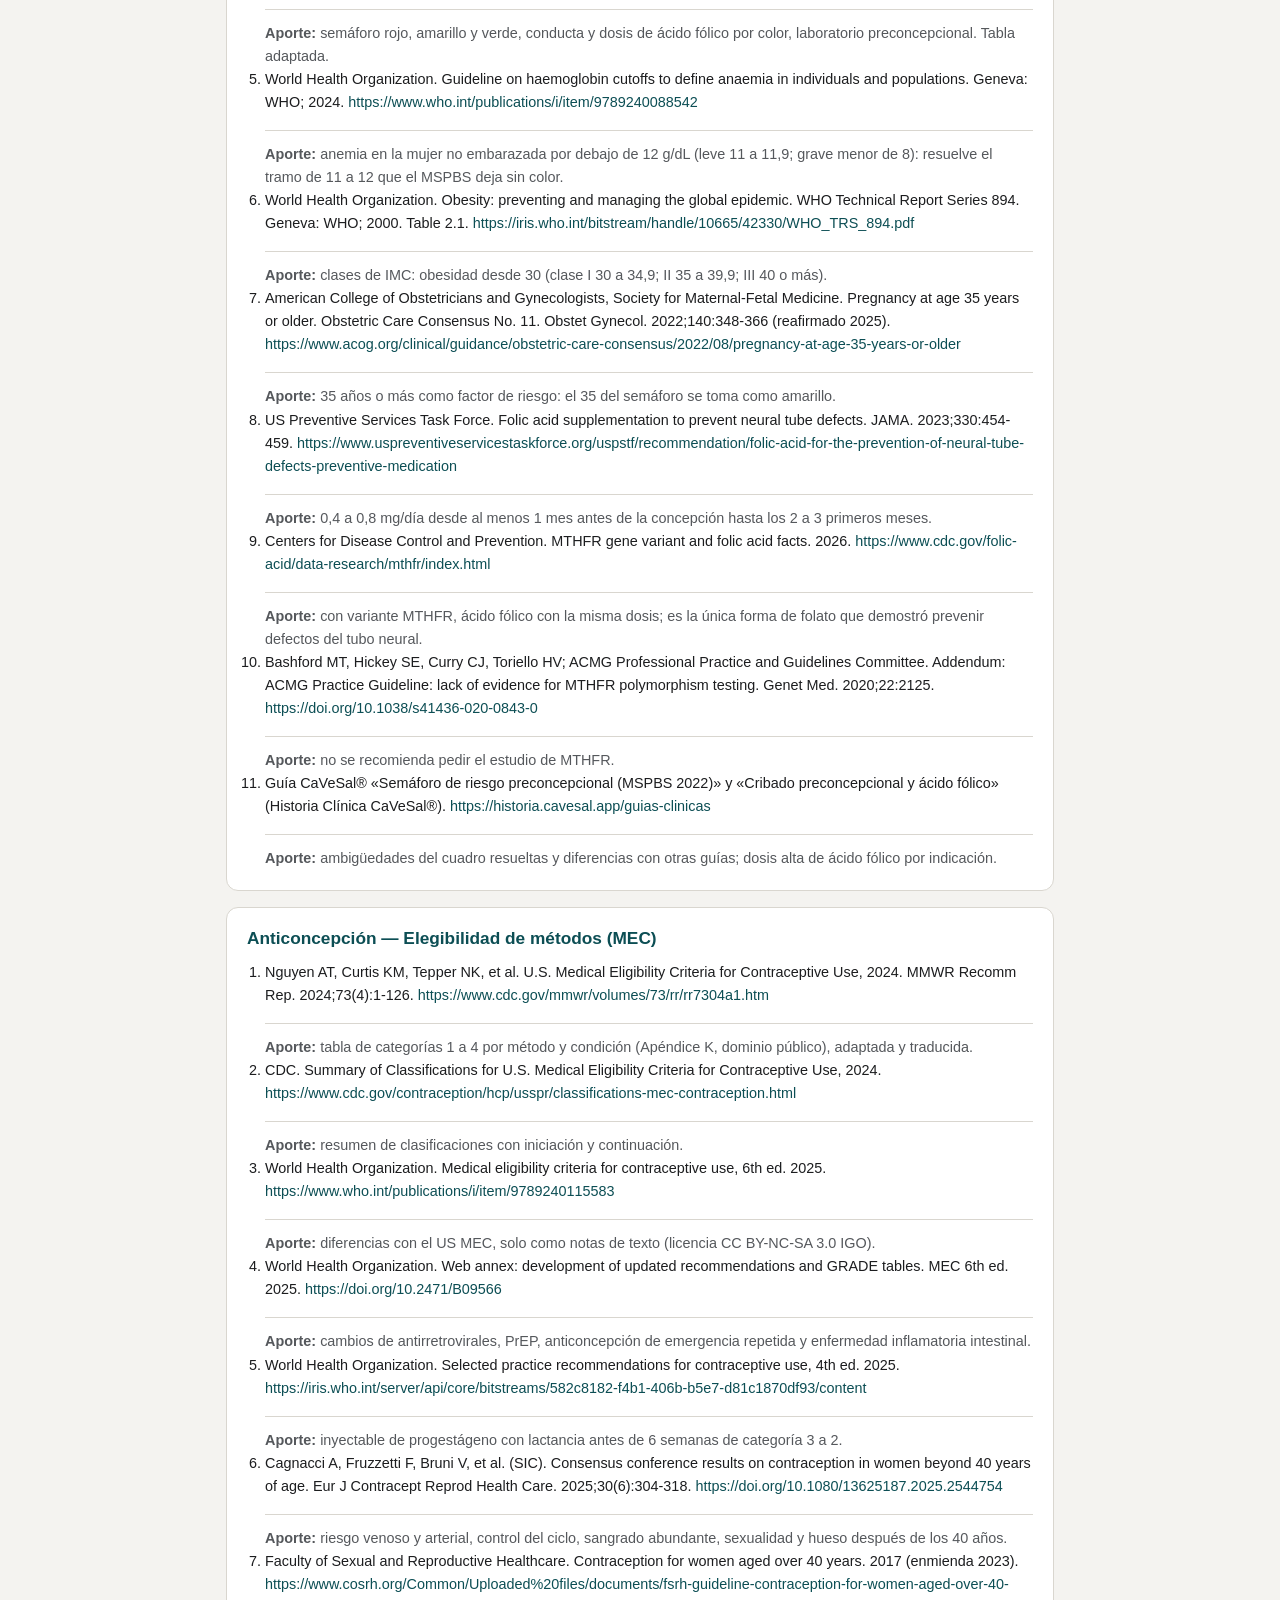
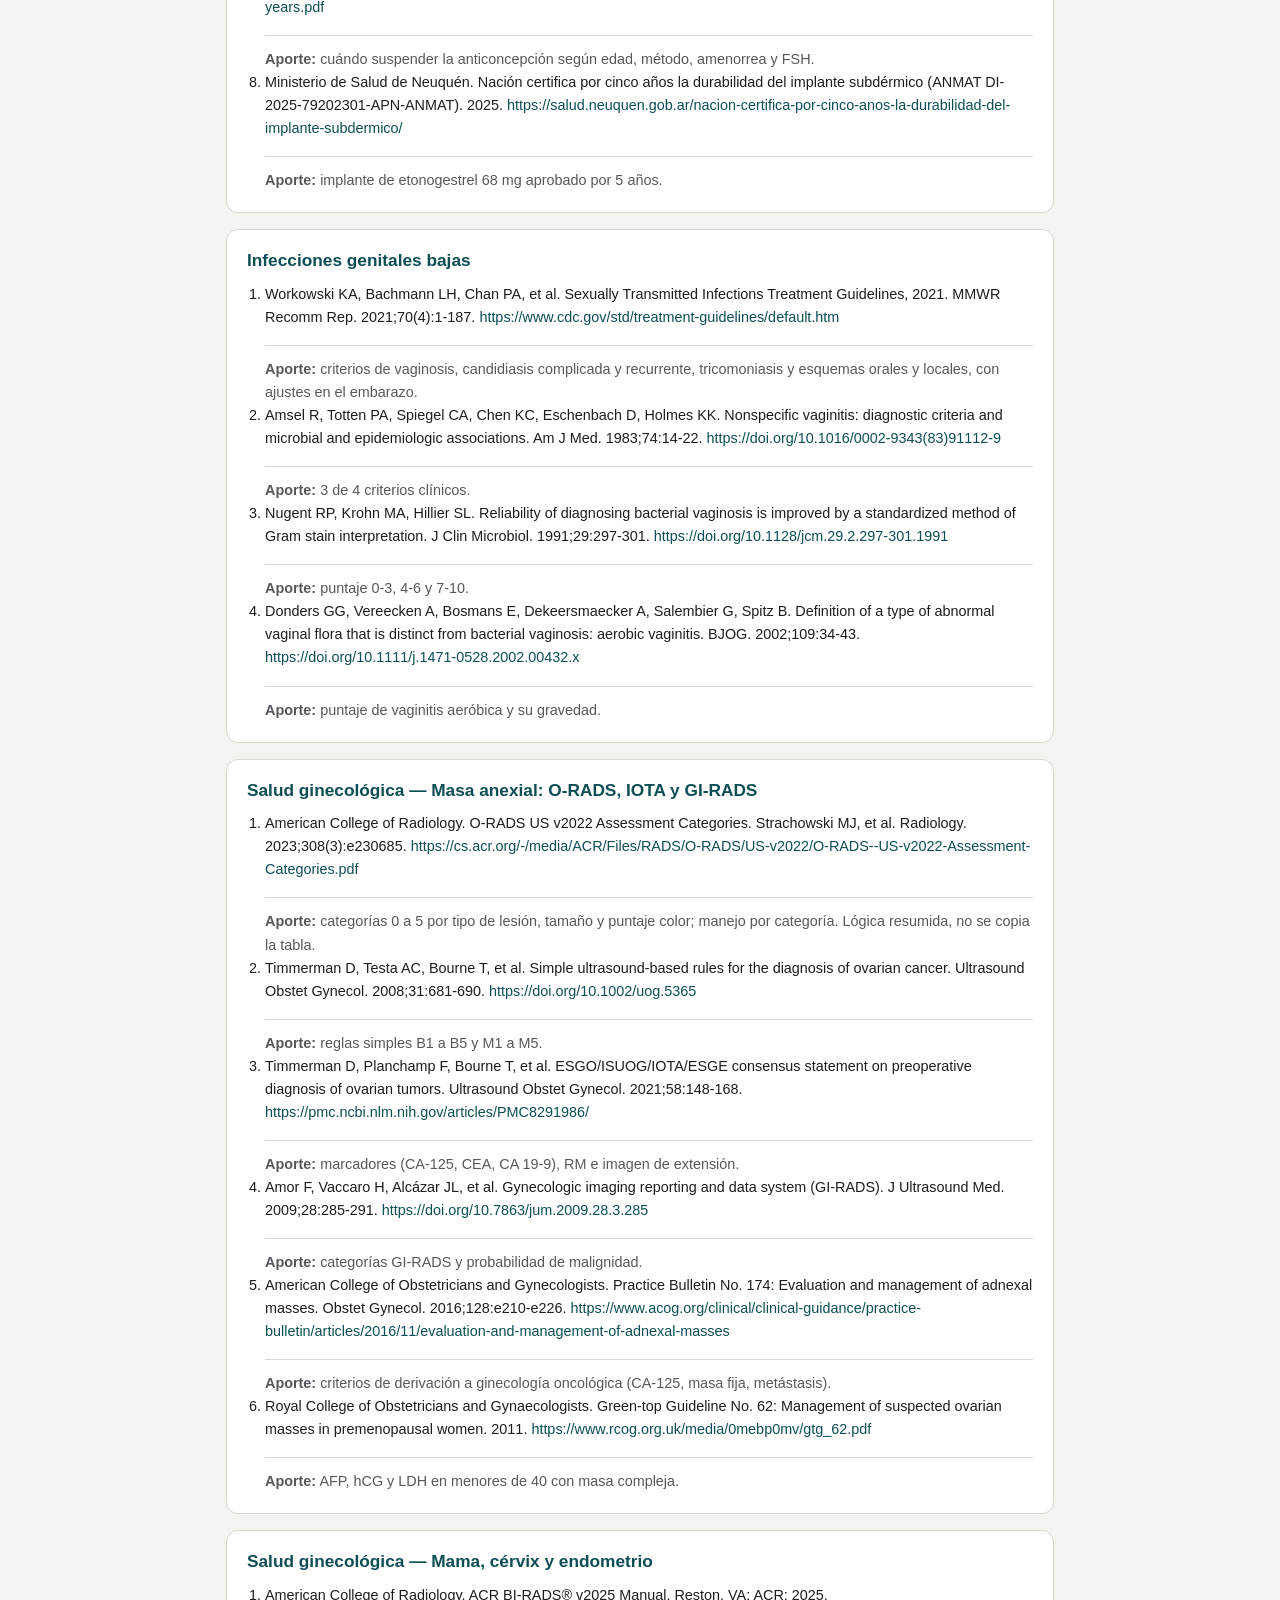
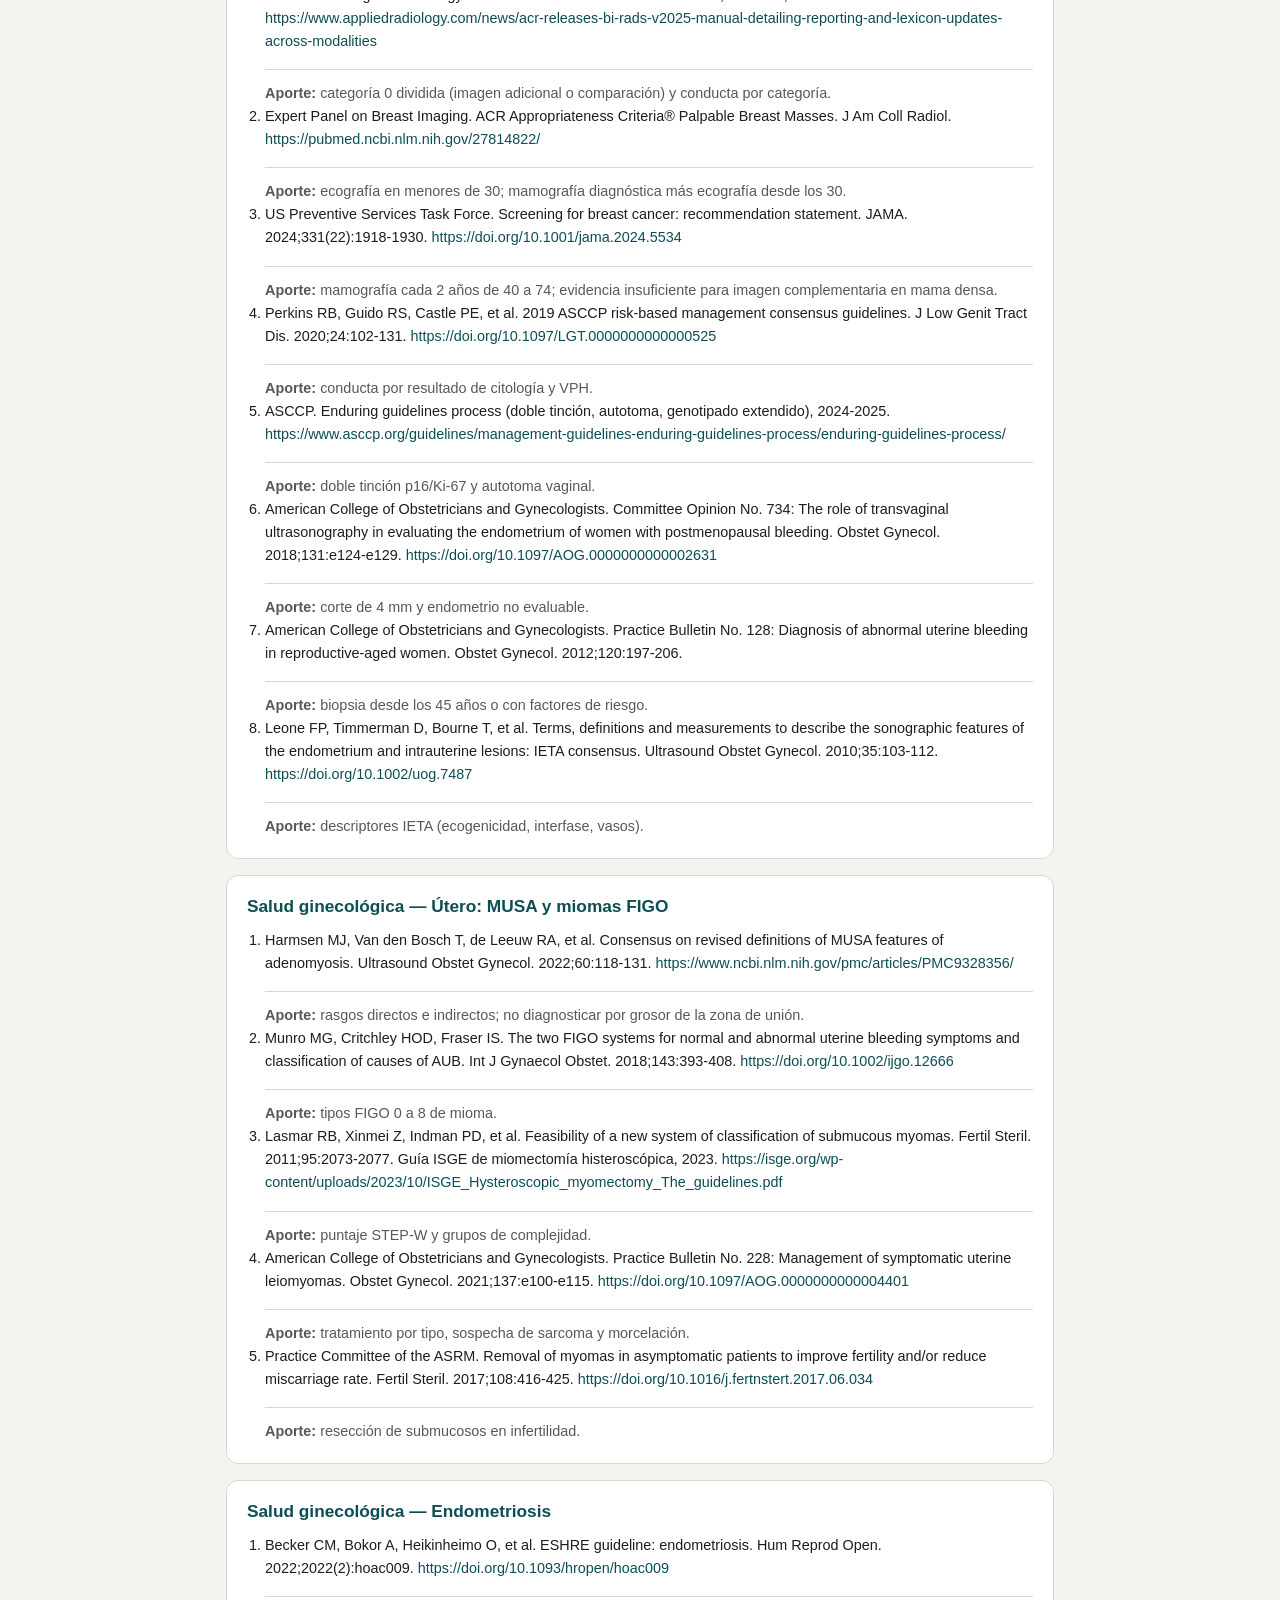
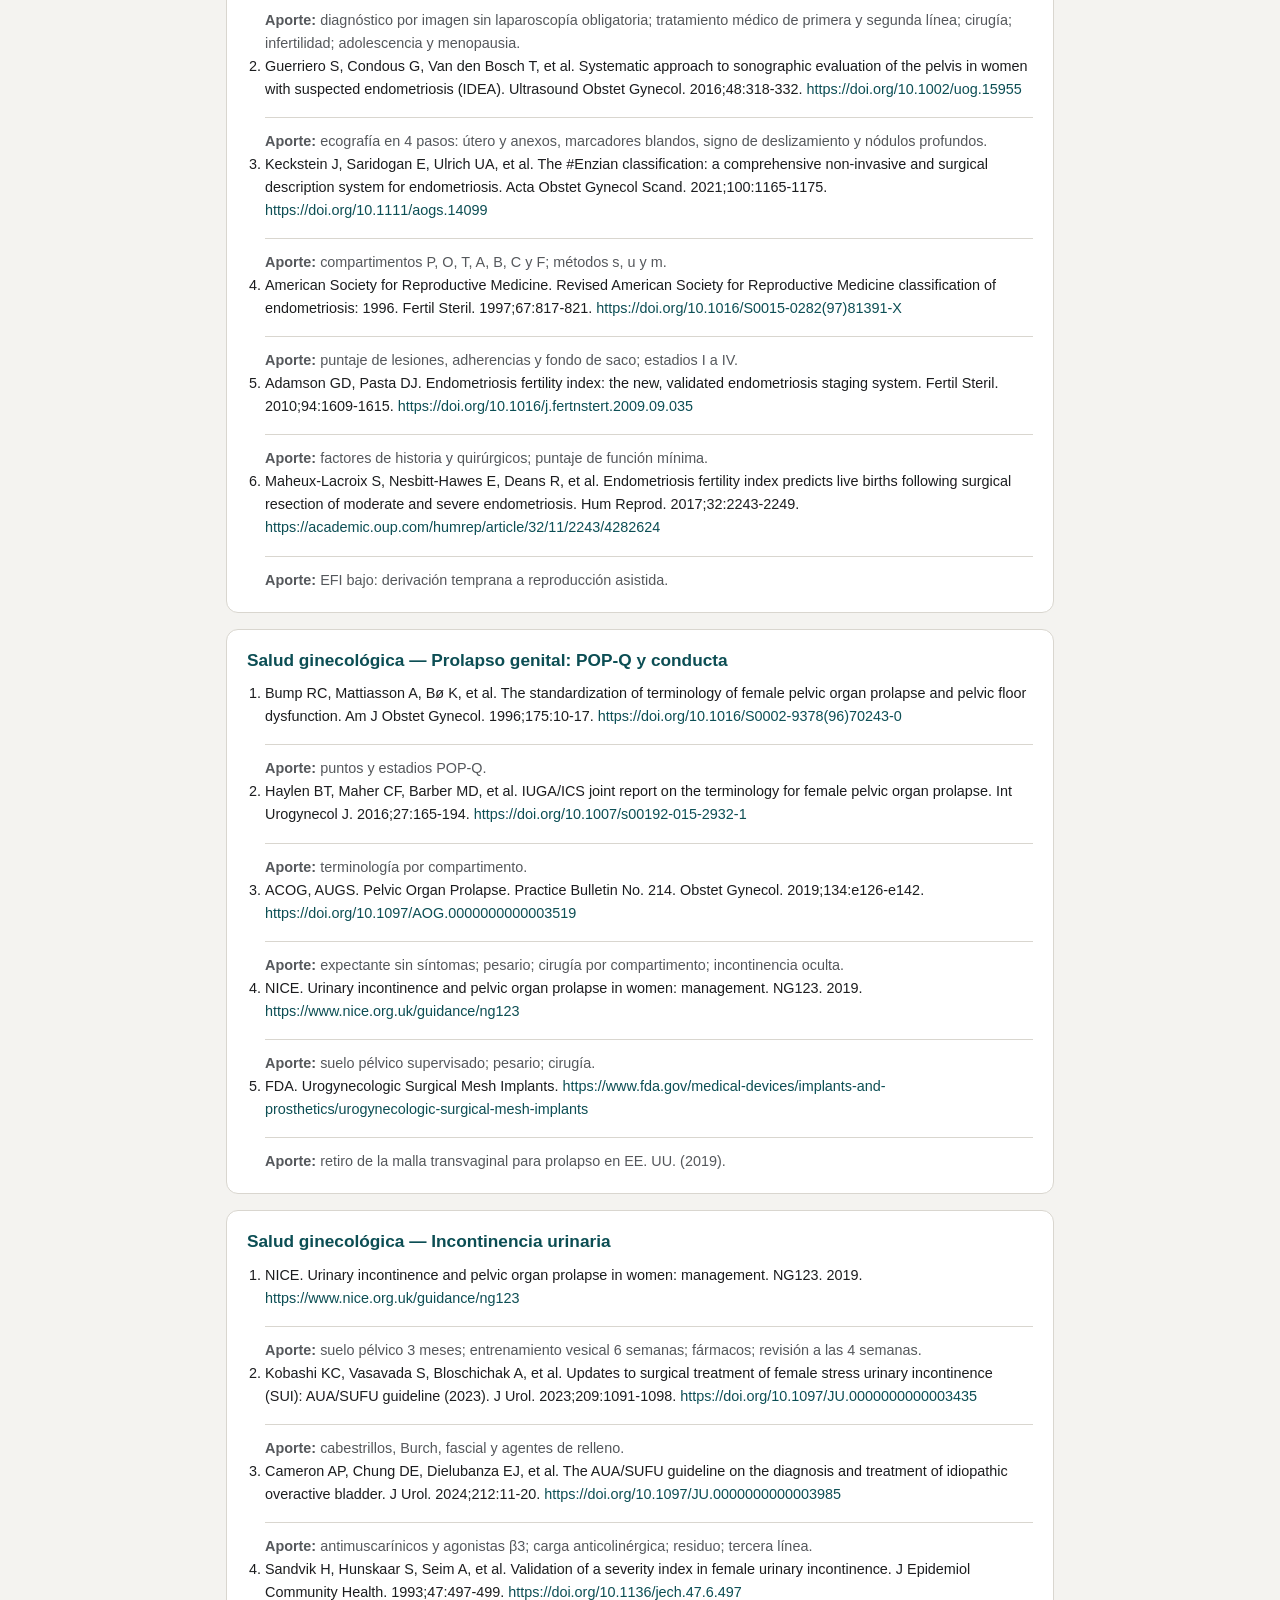
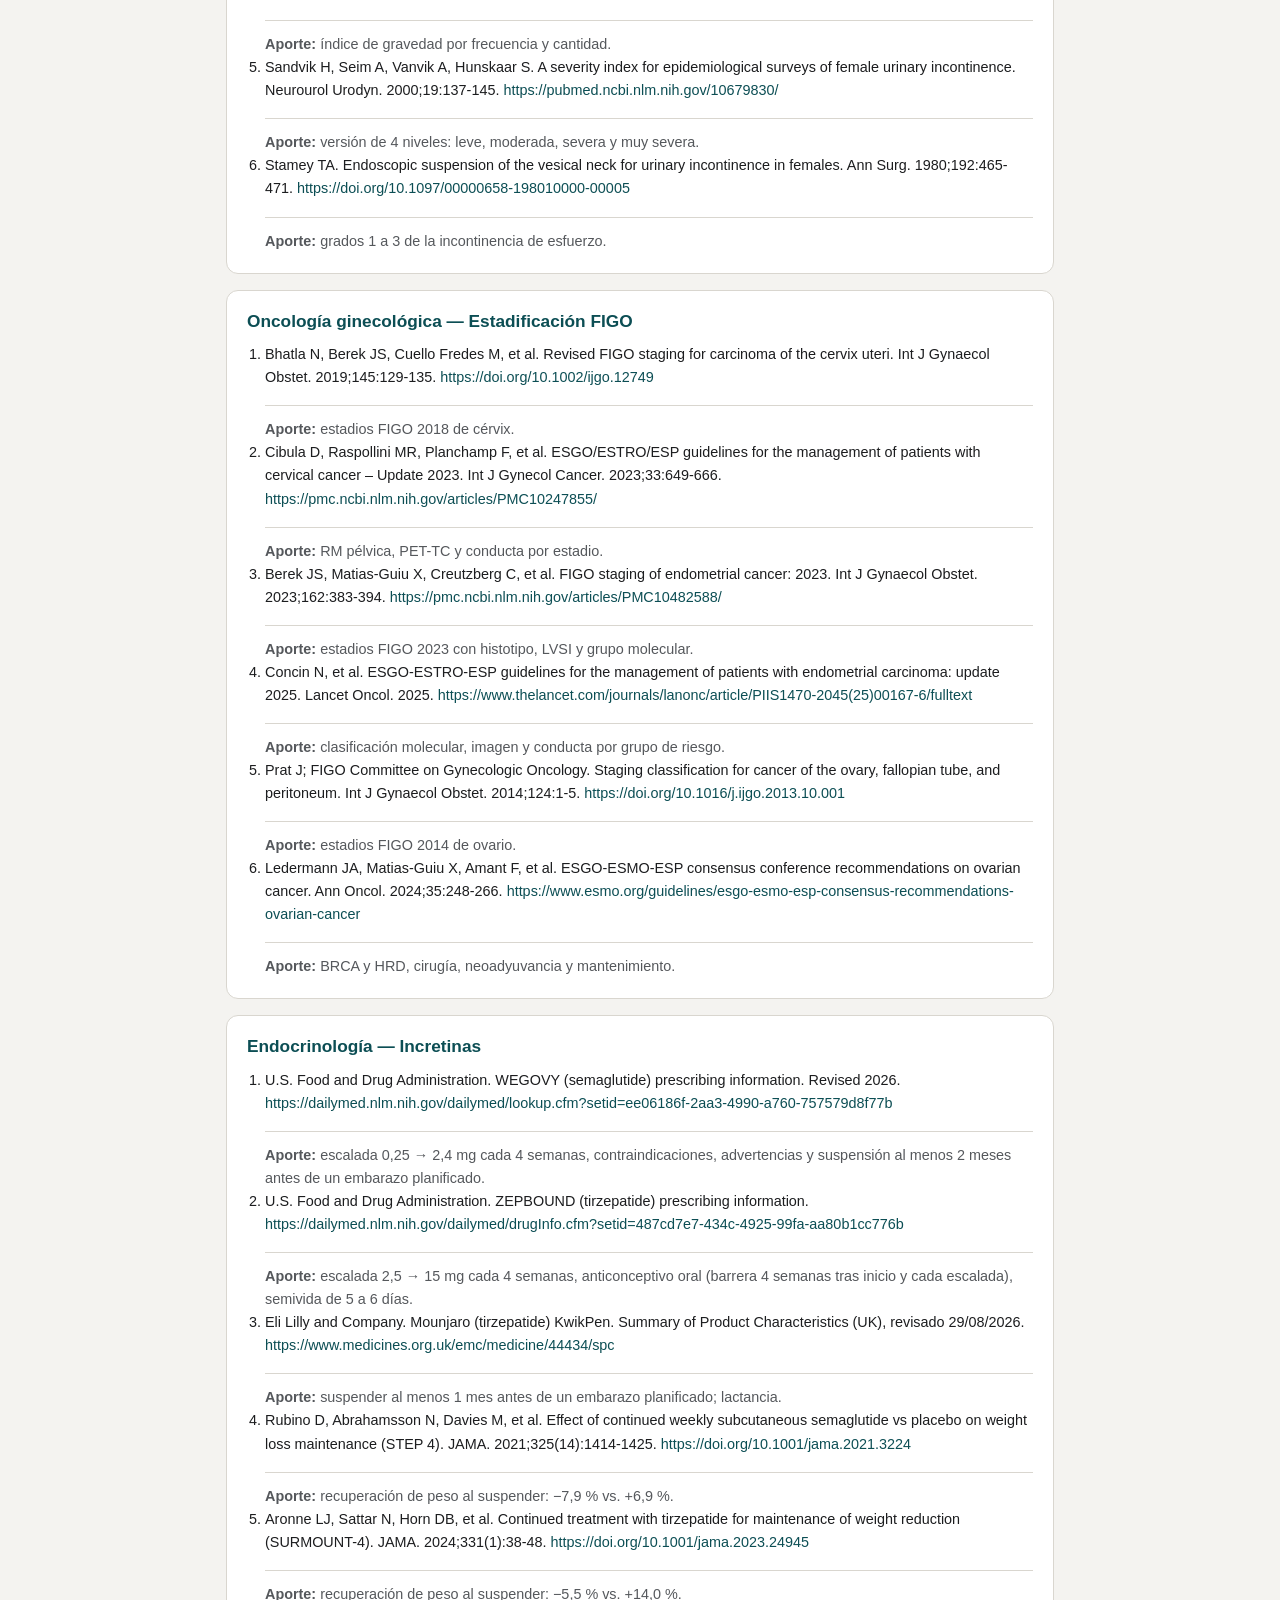
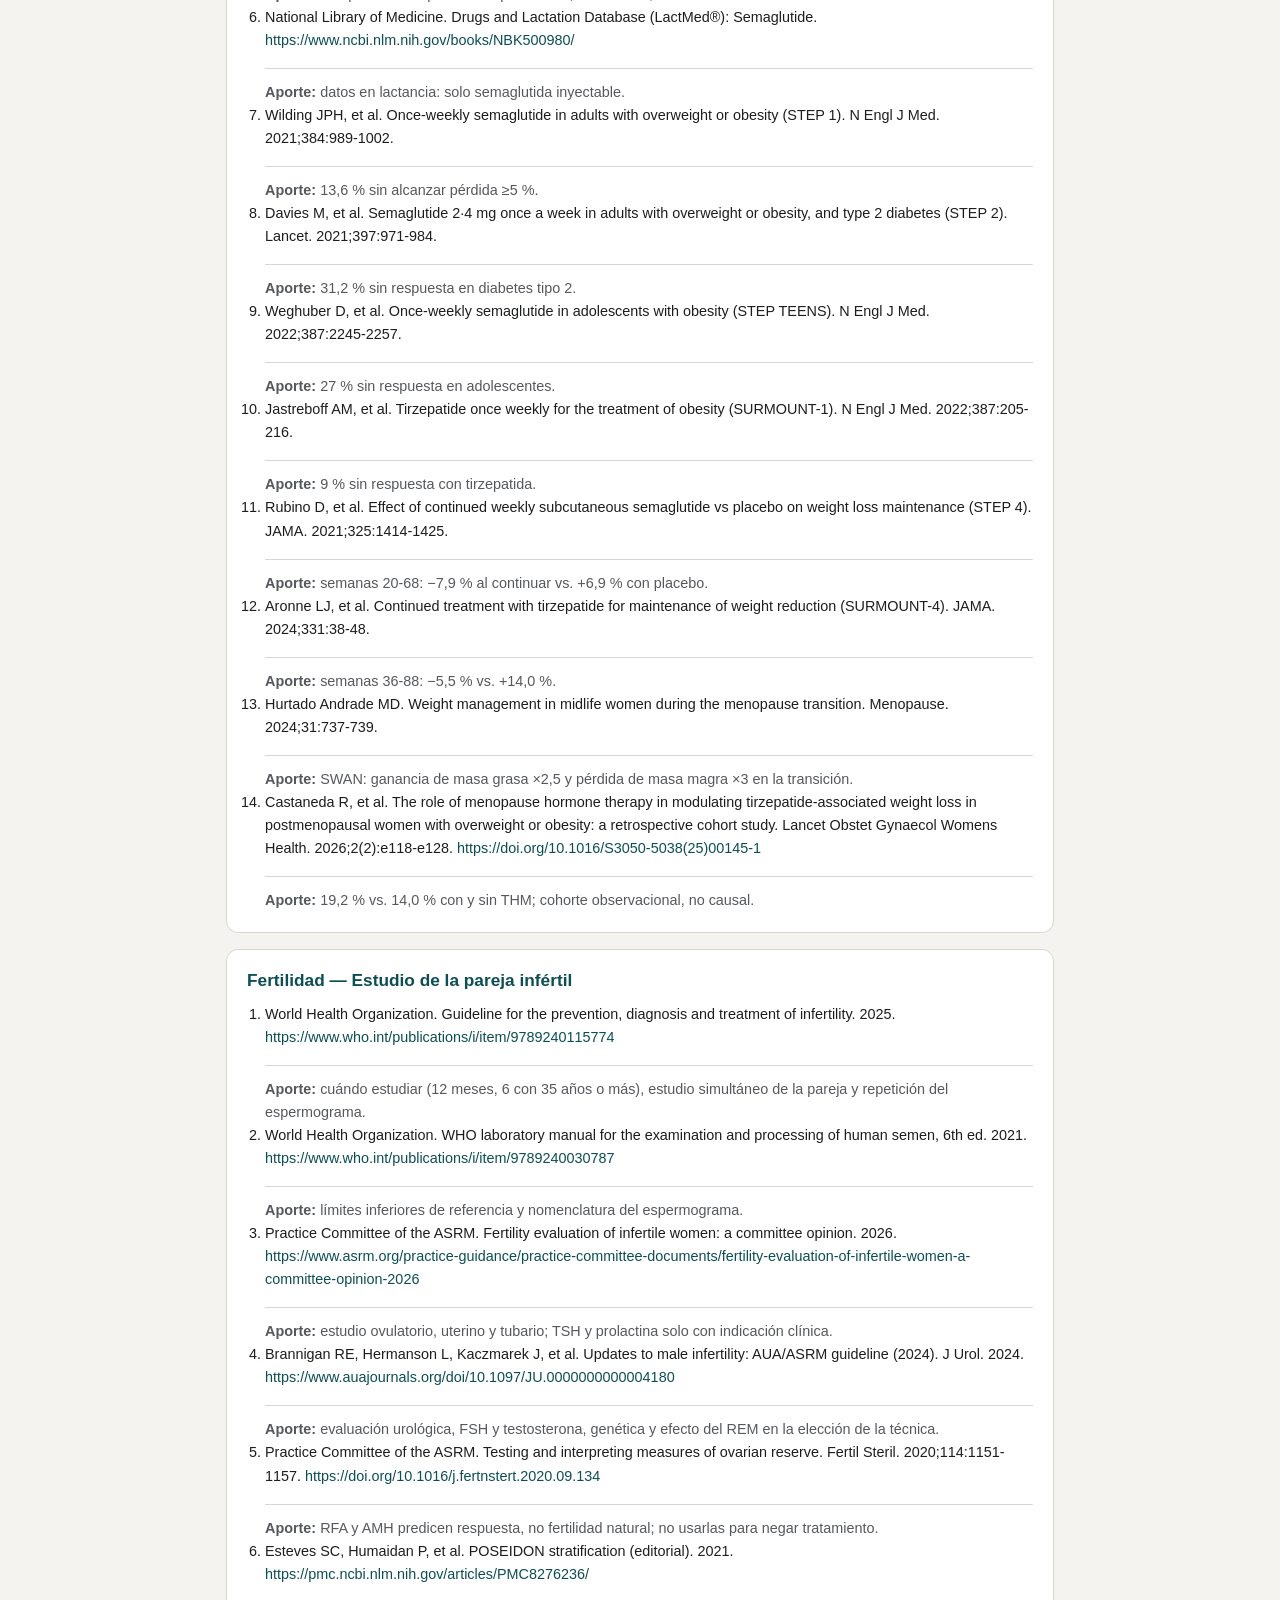
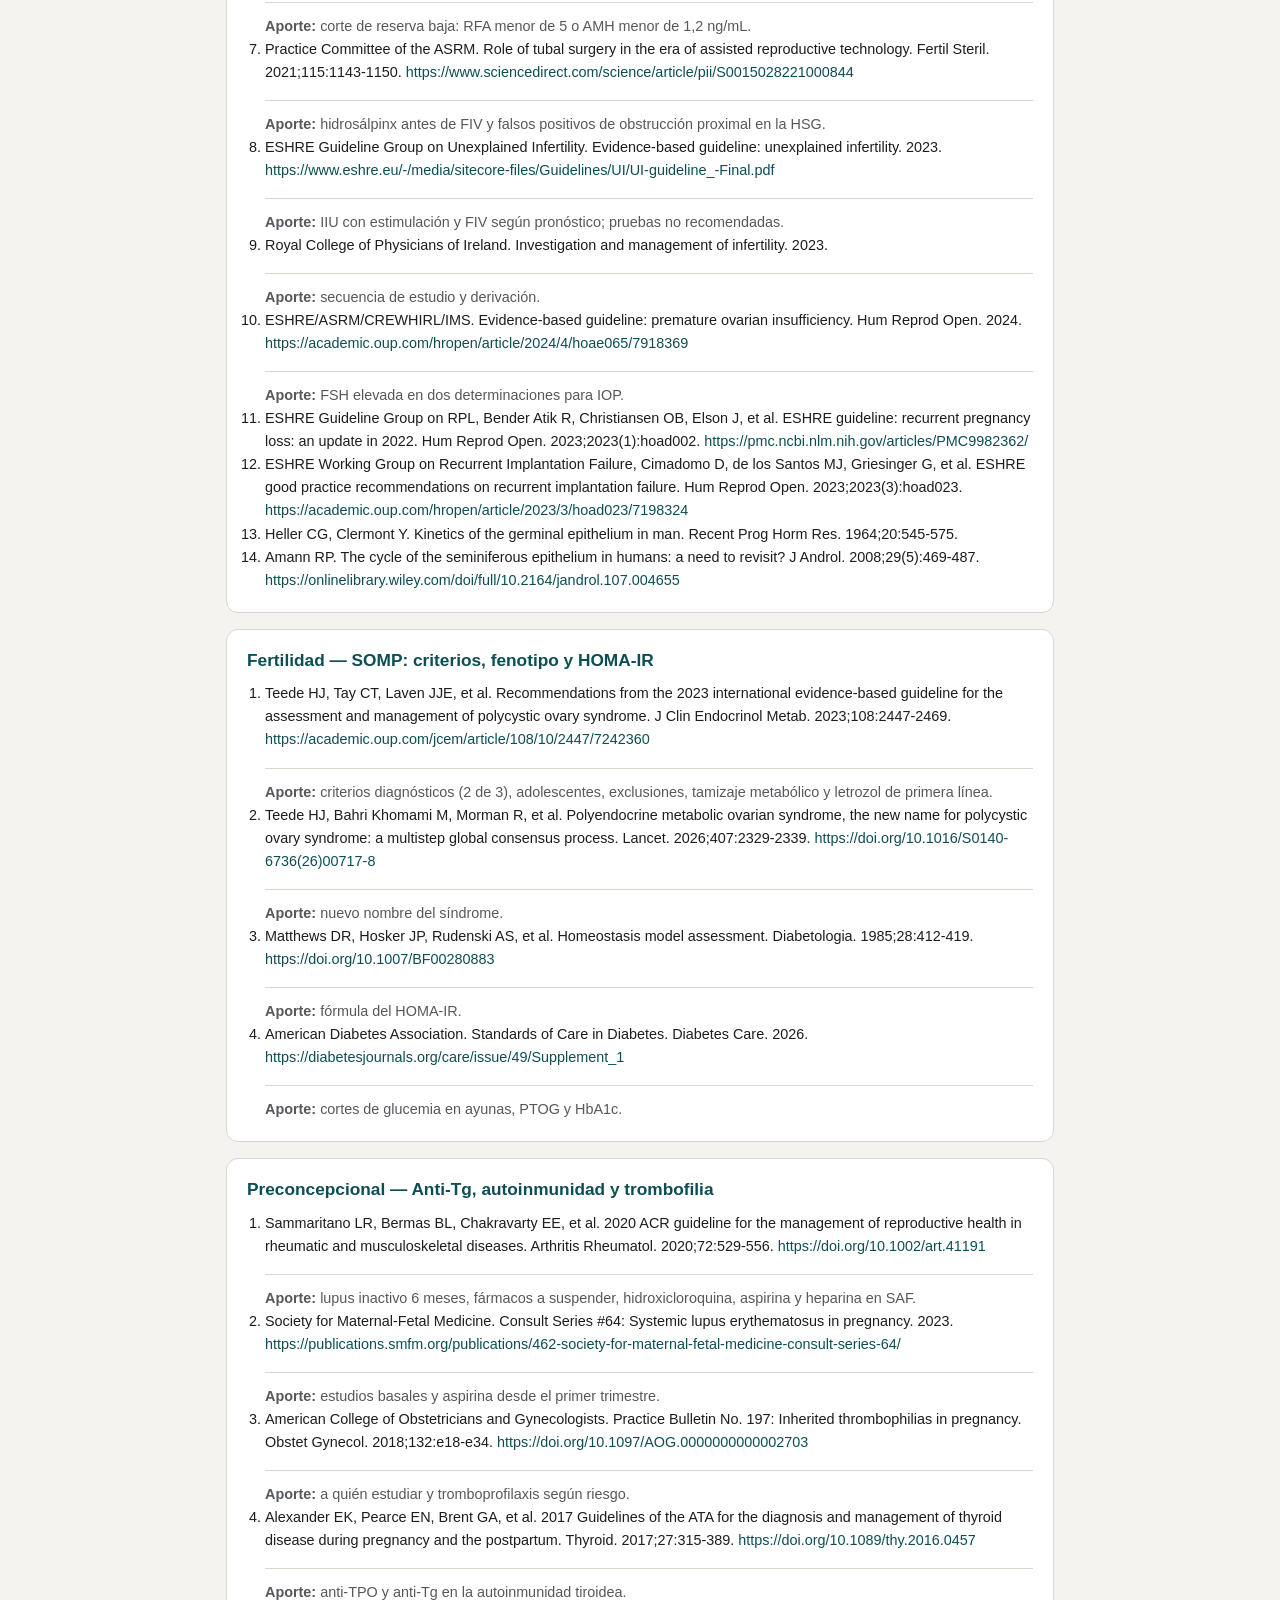
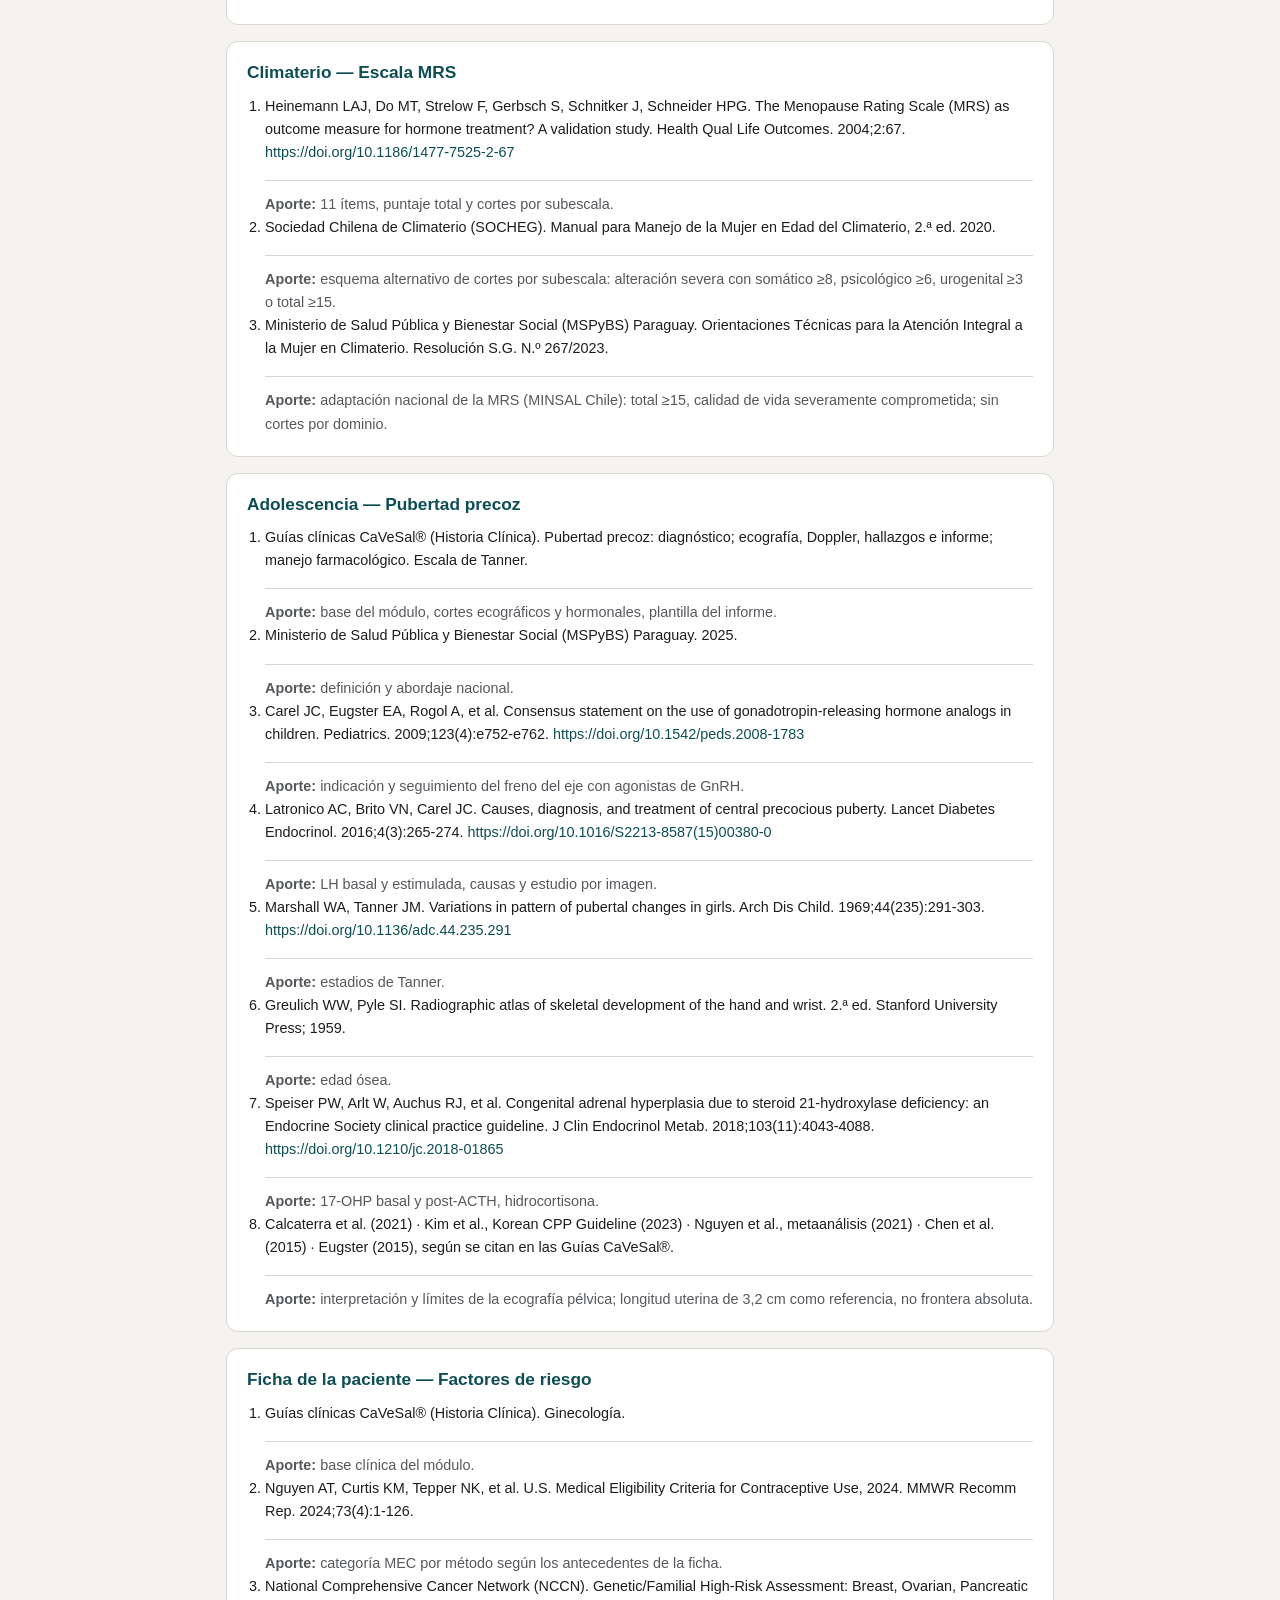
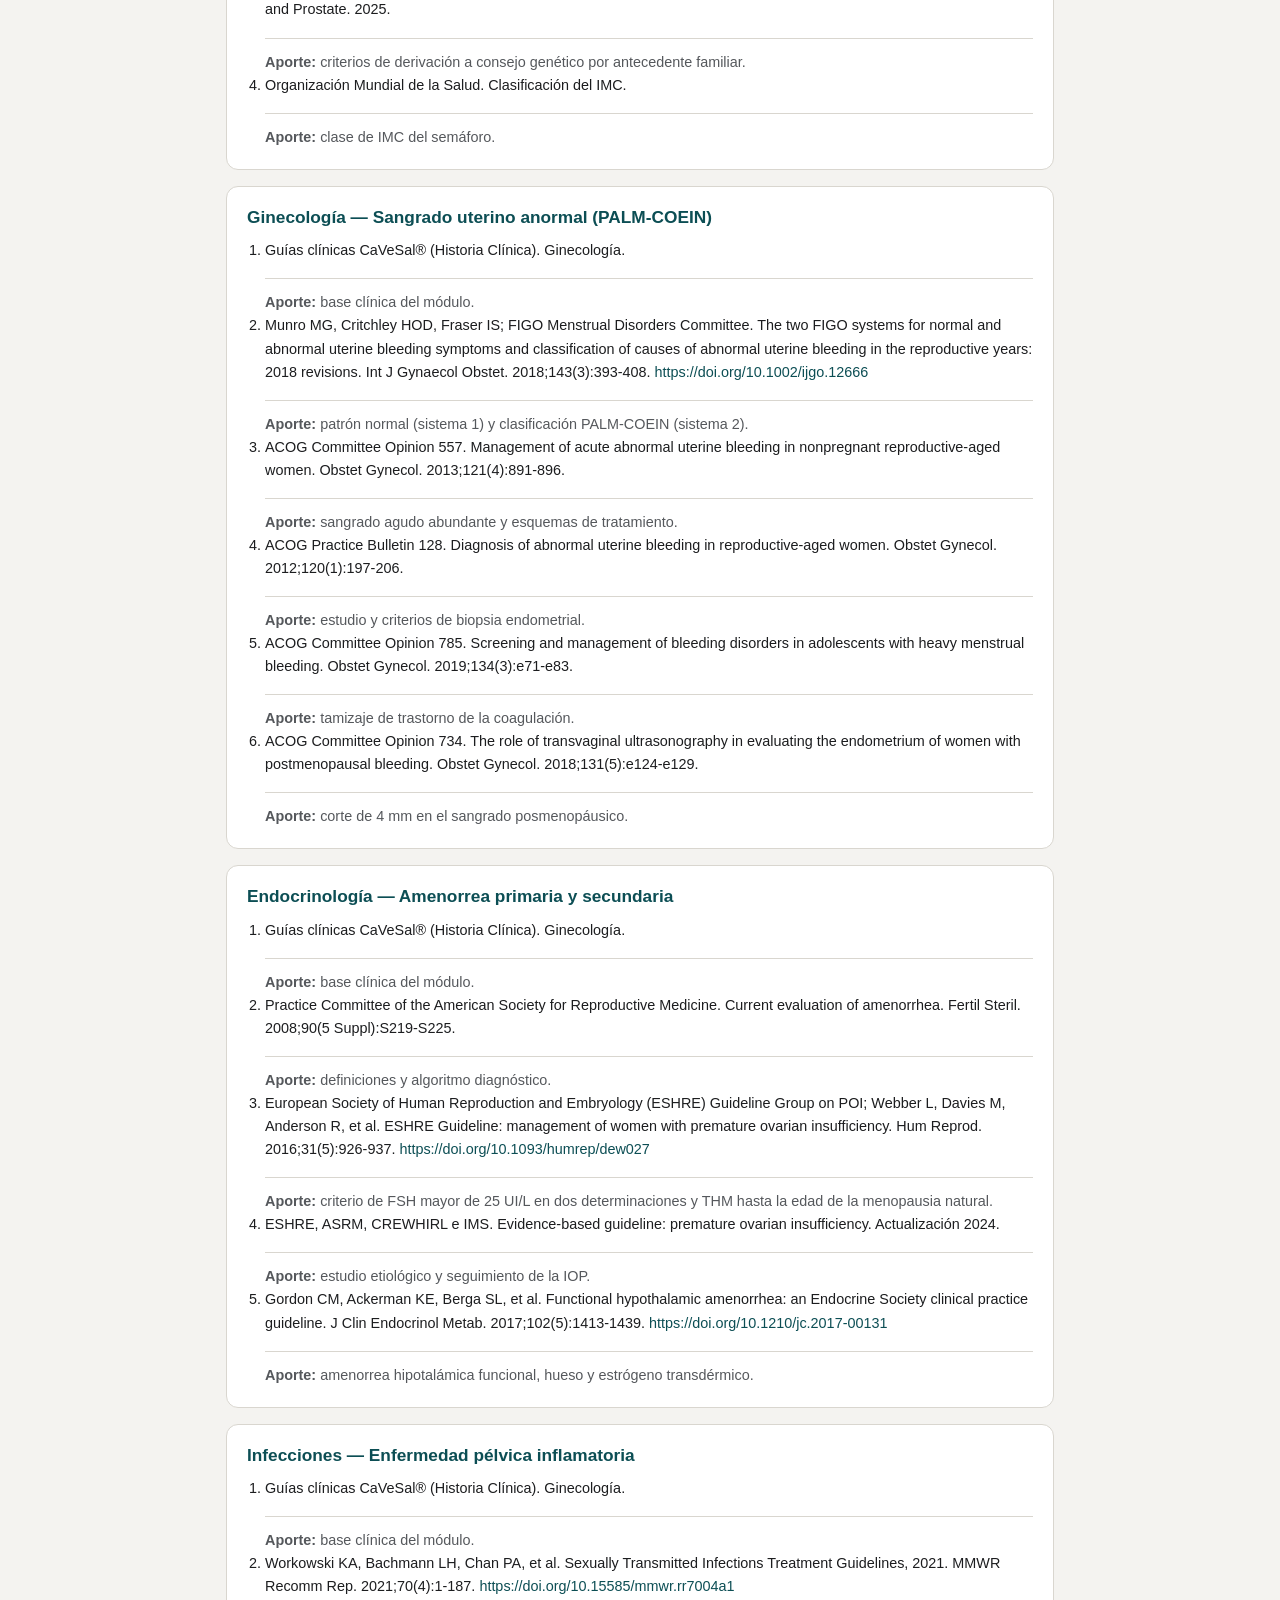
<file: bibliografia.html>
<!DOCTYPE html>
<html lang="es">
<head>
<meta charset="UTF-8">
<meta name="viewport" content="width=device-width, initial-scale=1, viewport-fit=cover">
<title>Bibliografía — CaVeSal® GYN</title>
<meta name="description" content="Autoría clínica, bases y alcance de CaVeSal® GYN: calculadora gineco-endocrinológica para fertilidad, panel hormonal, climaterio y más.">
<meta name="author" content="CaVeSal"/>
<meta property="og:type" content="website"/>
<meta property="og:title" content="Bibliografía — CaVeSal® GYN"/>
<meta property="og:description" content="Autoría clínica, bases y alcance de CaVeSal® GYN: calculadora gineco-endocrinológica para fertilidad, panel hormonal, climaterio y más."/>
<meta property="og:url" content="https://cavesal.app/cavesal-gyn/bibliografia.html"/>
<meta property="og:image" content="https://cavesal.app/cavesal-gyn/og-cover-gyn.jpg"/>
<meta property="og:image:width" content="1200"/>
<meta property="og:image:height" content="630"/>
<meta property="og:image:alt" content="CaVeSal® GYN · Ginecología"/>
<meta property="og:site_name" content="CaVeSal®"/>
<meta name="twitter:card" content="summary_large_image"/>
<meta name="twitter:title" content="Acerca — CaVeSal® GYN"/>
<meta name="twitter:description" content="Autoría clínica, bases y alcance de CaVeSal® GYN: calculadora gineco-endocrinológica para fertilidad, panel hormonal, climaterio y más."/>
<meta name="twitter:image" content="https://cavesal.app/cavesal-gyn/og-cover-gyn.jpg"/>
<meta name="robots" content="noindex, nofollow">
<link rel="stylesheet" href="css/acerca.css">
<meta name="theme-color" content="#0c4e54">
<meta name="apple-mobile-web-app-capable" content="yes">
<meta name="mobile-web-app-capable" content="yes">
<meta name="apple-mobile-web-app-status-bar-style" content="black-translucent">
<meta name="apple-mobile-web-app-title" content="CaVeSal GYN">
<link rel="icon" type="image/png" href="assets/favicon.png">
<link rel="apple-touch-icon" href="assets/apple-touch-icon.png">
<meta name="apple-mobile-web-app-title" content="CaVeSal GYN">
</head>
<body>
<div class="app-shell">
  <header class="topbar">
    <div class="brand">
      <img class="brand-mark" src="img/cavesal-emblema.png" alt="" width="30" height="30">
      <span>CaVeSal<span aria-hidden="true">®</span></span>
      <span class="subtitle">· Bibliografía</span>
    </div>
    <div class="topbar-links"><a class="pill-link" href="index.html">Inicio</a><a class="pill-link" href="/academy/">Academy</a><a class="pill-link" href="https://ia.cavesal.app/" target="_blank" rel="noopener">CaVeSal® IA</a><a class="pill-link" href="manual.html">Tutorial</a><a class="pill-link" href="acerca.html">Acerca</a></div>
  </header>

  <main>
    <div class="about-wrap">
      <section class="about-card" id="fertilidad">
        <h2>Fertilidad — Ovulación, progesterona y trigger</h2>
        <ol style="padding-left:18px;overflow-wrap:anywhere"><li><p>Practice Committee of the American Society for Reproductive Medicine. Use of clomiphene citrate in infertile women: a committee opinion. Fertil Steril. 2013;100:341-348.</p><p class="about-note"><b>Aporte:</b> mayores tasas de embarazo con folículo líder de 23-28 mm en ciclos con clomifeno.</p></li><li><p>Practice Committee of the American Society for Reproductive Medicine. Use of exogenous gonadotropins for ovulation induction in anovulatory women: a committee opinion. Fertil Steril. 2020;113:66-70. <a href="https://www.asrm.org/practice-guidance/practice-committee-documents/use-of-exogenous-gonadotropins-for-ovulation-induction-in-anovulatory-women-a-committee-opinion-2020/" target="_blank" rel="noopener">https://www.asrm.org/practice-guidance/practice-committee-documents/use-of-exogenous-gonadotropins-for-ovulation-induction-in-anovulatory-women-a-committee-opinion-2020/</a></p><p class="about-note"><b>Aporte:</b> gonadotropinas en dosis bajas y cancelación del ciclo con más de dos folículos mayores de 16 mm.</p></li><li><p>Palatnik A, Strawn E, Szabo A, Robb P. What is the optimal follicular size before triggering ovulation in intrauterine insemination cycles with clomiphene citrate or letrozole? An analysis of 988 cycles. Fertil Steril. 2012;97:1089-1094. <a href="https://pubmed.ncbi.nlm.nih.gov/22459633/" target="_blank" rel="noopener">https://pubmed.ncbi.nlm.nih.gov/22459633/</a></p><p class="about-note"><b>Aporte:</b> límite de tolerancia de 28 mm con clomifeno o letrozol.</p></li><li><p>Shalom-Paz E, Marzal A, Wiser A, Hyman J, Tulandi T. Does optimal follicular size in IUI cycles vary between clomiphene citrate and gonadotrophins treatments? Gynecol Endocrinol. 2014;30(2):107-110. <a href="https://pubmed.ncbi.nlm.nih.gov/24266698/" target="_blank" rel="noopener">https://pubmed.ncbi.nlm.nih.gov/24266698/</a></p><p class="about-note"><b>Aporte:</b> disparo con clomifeno desde 20 mm.</p></li><li><p>Ling L, et al. Effect of follicle size on pregnancy outcomes in patients undergoing first letrozole-intrauterine insemination. Eur J Med Res. 2024;29:184. <a href="https://eurjmedres.biomedcentral.com/articles/10.1186/s40001-024-01794-8" target="_blank" rel="noopener">https://eurjmedres.biomedcentral.com/articles/10.1186/s40001-024-01794-8</a></p><p class="about-note"><b>Aporte:</b> óptimo de 19,1-21 mm con letrozol.</p></li><li><p>Van Oirschot M, et al. Optimal follicle size for human chorionic gonadotropin trigger in mono-follicular growth during letrozole-induced intrauterine insemination cycles: findings from a large retrospective study. Fertil Steril. 2025. <a href="https://www.sciencedirect.com/science/article/abs/pii/S001502822500158X" target="_blank" rel="noopener">https://www.sciencedirect.com/science/article/abs/pii/S001502822500158X</a></p><p class="about-note"><b>Aporte:</b> rango de 19-23 mm con letrozol.</p></li><li><p>ESHRE Ovarian Stimulation Guideline Group. Ovarian stimulation for IVF/ICSI: guideline update 2025. <a href="https://www.eshre.eu/-/media/sitecore-files/Guidelines/COS/2025/ESHRE-OS-guideline-updateSept-2026v23.pdf" target="_blank" rel="noopener">https://www.eshre.eu/-/media/sitecore-files/Guidelines/COS/2025/ESHRE-OS-guideline-updateSept-2026v23.pdf</a></p><p class="about-note"><b>Aporte:</b> el tamaño de disparo se individualiza.</p></li><li><p>ESHRE Guideline Group on Female Infertility. Female infertility: a guideline. Hum Reprod Open. 2023;2023(3):hoad034.</p><p class="about-note"><b>Aporte:</b> monitoreo ecográfico seriado en la inducción de ovulación.</p></li><li><p>Ministerio de Salud Pública y Bienestar Social del Paraguay. Res. S.G. N.º 050/2025.</p><p class="about-note"><b>Aporte:</b> día de ovulación y ventana del dosaje de progesterona.</p></li></ol>
      </section>
      <section class="about-card" id="preconcepcional">
        <h2>Preconcepcional — Semáforo, ácido fólico y panel hormonal</h2>
        <ol style="padding-left:18px;overflow-wrap:anywhere"><li><p>Practice Committee of the American Society for Reproductive Medicine. Testing and interpreting measures of ovarian reserve: a committee opinion. Fertil Steril. 2020. <a href="http://www.asrm.org/practice-guidance/practice-committee-documents/testing-and-interpreting-measures-of-ovarian-reserve-a-committee-opinion-2020/" target="_blank" rel="noopener">http://www.asrm.org/practice-guidance/practice-committee-documents/testing-and-interpreting-measures-of-ovarian-reserve-a-committee-opinion-2020/</a></p><p class="about-note"><b>Aporte:</b> FSH basal y AMH como marcadores de reserva ovárica.</p></li><li><p>Alexander EK, et al. 2017 Guidelines of the American Thyroid Association for the diagnosis and management of thyroid disease during pregnancy and the postpartum. Thyroid. 2017;27:315-389.</p><p class="about-note"><b>Aporte:</b> TSH preconcepcional con la tabla del 1.er trimestre (anti-TPO, límite superior 4,0 si el laboratorio no informa rango), meta hasta 2,5 en tratadas y en FIV/ICSI (recomendación 20).</p></li><li><p>Guía CaVeSal® «Perfil hormonal femenino en fertilidad» (Historia Clínica CaVeSal®). <a href="https://historia.cavesal.app/guias-clinicas" target="_blank" rel="noopener">https://historia.cavesal.app/guias-clinicas</a></p><p class="about-note"><b>Aporte:</b> cortes de FSH, LH/FSH, AMH, prolactina y progesterona del día 21.</p></li><li><p>Ministerio de Salud Pública y Bienestar Social. Manual Nacional de Normas de Cuidados: Preconcepcional, Prenatal, Parto, Nacimiento y Puerperio; Seguros e inclusivos. Asunción: MSPBS; 2022. p. 23-24. <a href="https://www.mspbs.gov.py/dependencias/progsalud/adjunto/59c707-ManualNacionalPrenatal.pdf" target="_blank" rel="noopener">https://www.mspbs.gov.py/dependencias/progsalud/adjunto/59c707-ManualNacionalPrenatal.pdf</a></p><p class="about-note"><b>Aporte:</b> semáforo rojo, amarillo y verde, conducta y dosis de ácido fólico por color, laboratorio preconcepcional. Tabla adaptada.</p></li><li><p>World Health Organization. Guideline on haemoglobin cutoffs to define anaemia in individuals and populations. Geneva: WHO; 2024. <a href="https://www.who.int/publications/i/item/9789240088542" target="_blank" rel="noopener">https://www.who.int/publications/i/item/9789240088542</a></p><p class="about-note"><b>Aporte:</b> anemia en la mujer no embarazada por debajo de 12 g/dL (leve 11 a 11,9; grave menor de 8): resuelve el tramo de 11 a 12 que el MSPBS deja sin color.</p></li><li><p>World Health Organization. Obesity: preventing and managing the global epidemic. WHO Technical Report Series 894. Geneva: WHO; 2000. Table 2.1. <a href="https://iris.who.int/bitstream/handle/10665/42330/WHO_TRS_894.pdf" target="_blank" rel="noopener">https://iris.who.int/bitstream/handle/10665/42330/WHO_TRS_894.pdf</a></p><p class="about-note"><b>Aporte:</b> clases de IMC: obesidad desde 30 (clase I 30 a 34,9; II 35 a 39,9; III 40 o más).</p></li><li><p>American College of Obstetricians and Gynecologists, Society for Maternal-Fetal Medicine. Pregnancy at age 35 years or older. Obstetric Care Consensus No. 11. Obstet Gynecol. 2022;140:348-366 (reafirmado 2025). <a href="https://www.acog.org/clinical/guidance/obstetric-care-consensus/2022/08/pregnancy-at-age-35-years-or-older" target="_blank" rel="noopener">https://www.acog.org/clinical/guidance/obstetric-care-consensus/2022/08/pregnancy-at-age-35-years-or-older</a></p><p class="about-note"><b>Aporte:</b> 35 años o más como factor de riesgo: el 35 del semáforo se toma como amarillo.</p></li><li><p>US Preventive Services Task Force. Folic acid supplementation to prevent neural tube defects. JAMA. 2023;330:454-459. <a href="https://www.uspreventiveservicestaskforce.org/uspstf/recommendation/folic-acid-for-the-prevention-of-neural-tube-defects-preventive-medication" target="_blank" rel="noopener">https://www.uspreventiveservicestaskforce.org/uspstf/recommendation/folic-acid-for-the-prevention-of-neural-tube-defects-preventive-medication</a></p><p class="about-note"><b>Aporte:</b> 0,4 a 0,8 mg/día desde al menos 1 mes antes de la concepción hasta los 2 a 3 primeros meses.</p></li><li><p>Centers for Disease Control and Prevention. MTHFR gene variant and folic acid facts. 2026. <a href="https://www.cdc.gov/folic-acid/data-research/mthfr/index.html" target="_blank" rel="noopener">https://www.cdc.gov/folic-acid/data-research/mthfr/index.html</a></p><p class="about-note"><b>Aporte:</b> con variante MTHFR, ácido fólico con la misma dosis; es la única forma de folato que demostró prevenir defectos del tubo neural.</p></li><li><p>Bashford MT, Hickey SE, Curry CJ, Toriello HV; ACMG Professional Practice and Guidelines Committee. Addendum: ACMG Practice Guideline: lack of evidence for MTHFR polymorphism testing. Genet Med. 2020;22:2125. <a href="https://doi.org/10.1038/s41436-020-0843-0" target="_blank" rel="noopener">https://doi.org/10.1038/s41436-020-0843-0</a></p><p class="about-note"><b>Aporte:</b> no se recomienda pedir el estudio de MTHFR.</p></li><li><p>Guía CaVeSal® «Semáforo de riesgo preconcepcional (MSPBS 2022)» y «Cribado preconcepcional y ácido fólico» (Historia Clínica CaVeSal®). <a href="https://historia.cavesal.app/guias-clinicas" target="_blank" rel="noopener">https://historia.cavesal.app/guias-clinicas</a></p><p class="about-note"><b>Aporte:</b> ambigüedades del cuadro resueltas y diferencias con otras guías; dosis alta de ácido fólico por indicación.</p></li></ol>
      </section>
      <section class="about-card" id="mec">
        <h2>Anticoncepción — Elegibilidad de métodos (MEC)</h2>
        <ol style="padding-left:18px;overflow-wrap:anywhere"><li><p>Nguyen AT, Curtis KM, Tepper NK, et al. U.S. Medical Eligibility Criteria for Contraceptive Use, 2024. MMWR Recomm Rep. 2024;73(4):1-126. <a href="https://www.cdc.gov/mmwr/volumes/73/rr/rr7304a1.htm" target="_blank" rel="noopener">https://www.cdc.gov/mmwr/volumes/73/rr/rr7304a1.htm</a></p><p class="about-note"><b>Aporte:</b> tabla de categorías 1 a 4 por método y condición (Apéndice K, dominio público), adaptada y traducida.</p></li>
        <li><p>CDC. Summary of Classifications for U.S. Medical Eligibility Criteria for Contraceptive Use, 2024. <a href="https://www.cdc.gov/contraception/hcp/usspr/classifications-mec-contraception.html" target="_blank" rel="noopener">https://www.cdc.gov/contraception/hcp/usspr/classifications-mec-contraception.html</a></p><p class="about-note"><b>Aporte:</b> resumen de clasificaciones con iniciación y continuación.</p></li>
        <li><p>World Health Organization. Medical eligibility criteria for contraceptive use, 6th ed. 2025. <a href="https://www.who.int/publications/i/item/9789240115583" target="_blank" rel="noopener">https://www.who.int/publications/i/item/9789240115583</a></p><p class="about-note"><b>Aporte:</b> diferencias con el US MEC, solo como notas de texto (licencia CC BY-NC-SA 3.0 IGO).</p></li>
        <li><p>World Health Organization. Web annex: development of updated recommendations and GRADE tables. MEC 6th ed. 2025. <a href="https://doi.org/10.2471/B09566" target="_blank" rel="noopener">https://doi.org/10.2471/B09566</a></p><p class="about-note"><b>Aporte:</b> cambios de antirretrovirales, PrEP, anticoncepción de emergencia repetida y enfermedad inflamatoria intestinal.</p></li>
        <li><p>World Health Organization. Selected practice recommendations for contraceptive use, 4th ed. 2025. <a href="https://iris.who.int/server/api/core/bitstreams/582c8182-f4b1-406b-b5e7-d81c1870df93/content" target="_blank" rel="noopener">https://iris.who.int/server/api/core/bitstreams/582c8182-f4b1-406b-b5e7-d81c1870df93/content</a></p><p class="about-note"><b>Aporte:</b> inyectable de progestágeno con lactancia antes de 6 semanas de categoría 3 a 2.</p></li>
        <li><p>Cagnacci A, Fruzzetti F, Bruni V, et al. (SIC). Consensus conference results on contraception in women beyond 40 years of age. Eur J Contracept Reprod Health Care. 2025;30(6):304-318. <a href="https://doi.org/10.1080/13625187.2025.2544754" target="_blank" rel="noopener">https://doi.org/10.1080/13625187.2025.2544754</a></p><p class="about-note"><b>Aporte:</b> riesgo venoso y arterial, control del ciclo, sangrado abundante, sexualidad y hueso después de los 40 años.</p></li>
        <li><p>Faculty of Sexual and Reproductive Healthcare. Contraception for women aged over 40 years. 2017 (enmienda 2023). <a href="https://www.cosrh.org/Common/Uploaded%20files/documents/fsrh-guideline-contraception-for-women-aged-over-40-years.pdf" target="_blank" rel="noopener">https://www.cosrh.org/Common/Uploaded%20files/documents/fsrh-guideline-contraception-for-women-aged-over-40-years.pdf</a></p><p class="about-note"><b>Aporte:</b> cuándo suspender la anticoncepción según edad, método, amenorrea y FSH.</p></li>
        <li><p>Ministerio de Salud de Neuquén. Nación certifica por cinco años la durabilidad del implante subdérmico (ANMAT DI-2025-79202301-APN-ANMAT). 2025. <a href="https://salud.neuquen.gob.ar/nacion-certifica-por-cinco-anos-la-durabilidad-del-implante-subdermico/" target="_blank" rel="noopener">https://salud.neuquen.gob.ar/nacion-certifica-por-cinco-anos-la-durabilidad-del-implante-subdermico/</a></p><p class="about-note"><b>Aporte:</b> implante de etonogestrel 68 mg aprobado por 5 años.</p></li></ol>
      </section>
      <section class="about-card" id="vaginitis">
        <h2>Infecciones genitales bajas</h2>
        <ol style="padding-left:18px;overflow-wrap:anywhere"><li><p>Workowski KA, Bachmann LH, Chan PA, et al. Sexually Transmitted Infections Treatment Guidelines, 2021. MMWR Recomm Rep. 2021;70(4):1-187. <a href="https://www.cdc.gov/std/treatment-guidelines/default.htm" target="_blank" rel="noopener">https://www.cdc.gov/std/treatment-guidelines/default.htm</a></p><p class="about-note"><b>Aporte:</b> criterios de vaginosis, candidiasis complicada y recurrente, tricomoniasis y esquemas orales y locales, con ajustes en el embarazo.</p></li>
        <li><p>Amsel R, Totten PA, Spiegel CA, Chen KC, Eschenbach D, Holmes KK. Nonspecific vaginitis: diagnostic criteria and microbial and epidemiologic associations. Am J Med. 1983;74:14-22. <a href="https://doi.org/10.1016/0002-9343(83)91112-9" target="_blank" rel="noopener">https://doi.org/10.1016/0002-9343(83)91112-9</a></p><p class="about-note"><b>Aporte:</b> 3 de 4 criterios clínicos.</p></li>
        <li><p>Nugent RP, Krohn MA, Hillier SL. Reliability of diagnosing bacterial vaginosis is improved by a standardized method of Gram stain interpretation. J Clin Microbiol. 1991;29:297-301. <a href="https://doi.org/10.1128/jcm.29.2.297-301.1991" target="_blank" rel="noopener">https://doi.org/10.1128/jcm.29.2.297-301.1991</a></p><p class="about-note"><b>Aporte:</b> puntaje 0-3, 4-6 y 7-10.</p></li>
        <li><p>Donders GG, Vereecken A, Bosmans E, Dekeersmaecker A, Salembier G, Spitz B. Definition of a type of abnormal vaginal flora that is distinct from bacterial vaginosis: aerobic vaginitis. BJOG. 2002;109:34-43. <a href="https://doi.org/10.1111/j.1471-0528.2002.00432.x" target="_blank" rel="noopener">https://doi.org/10.1111/j.1471-0528.2002.00432.x</a></p><p class="about-note"><b>Aporte:</b> puntaje de vaginitis aeróbica y su gravedad.</p></li></ol>
      </section>
      <section class="about-card" id="orads">
        <h2>Salud ginecológica — Masa anexial: O-RADS, IOTA y GI-RADS</h2>
        <ol style="padding-left:18px;overflow-wrap:anywhere"><li><p>American College of Radiology. O-RADS US v2022 Assessment Categories. Strachowski MJ, et al. Radiology. 2023;308(3):e230685. <a href="https://cs.acr.org/-/media/ACR/Files/RADS/O-RADS/US-v2022/O-RADS--US-v2022-Assessment-Categories.pdf" target="_blank" rel="noopener">https://cs.acr.org/-/media/ACR/Files/RADS/O-RADS/US-v2022/O-RADS--US-v2022-Assessment-Categories.pdf</a></p><p class="about-note"><b>Aporte:</b> categorías 0 a 5 por tipo de lesión, tamaño y puntaje color; manejo por categoría. Lógica resumida, no se copia la tabla.</p></li><li><p>Timmerman D, Testa AC, Bourne T, et al. Simple ultrasound-based rules for the diagnosis of ovarian cancer. Ultrasound Obstet Gynecol. 2008;31:681-690. <a href="https://doi.org/10.1002/uog.5365" target="_blank" rel="noopener">https://doi.org/10.1002/uog.5365</a></p><p class="about-note"><b>Aporte:</b> reglas simples B1 a B5 y M1 a M5.</p></li><li><p>Timmerman D, Planchamp F, Bourne T, et al. ESGO/ISUOG/IOTA/ESGE consensus statement on preoperative diagnosis of ovarian tumors. Ultrasound Obstet Gynecol. 2021;58:148-168. <a href="https://pmc.ncbi.nlm.nih.gov/articles/PMC8291986/" target="_blank" rel="noopener">https://pmc.ncbi.nlm.nih.gov/articles/PMC8291986/</a></p><p class="about-note"><b>Aporte:</b> marcadores (CA-125, CEA, CA 19-9), RM e imagen de extensión.</p></li><li><p>Amor F, Vaccaro H, Alcázar JL, et al. Gynecologic imaging reporting and data system (GI-RADS). J Ultrasound Med. 2009;28:285-291. <a href="https://doi.org/10.7863/jum.2009.28.3.285" target="_blank" rel="noopener">https://doi.org/10.7863/jum.2009.28.3.285</a></p><p class="about-note"><b>Aporte:</b> categorías GI-RADS y probabilidad de malignidad.</p></li><li><p>American College of Obstetricians and Gynecologists. Practice Bulletin No. 174: Evaluation and management of adnexal masses. Obstet Gynecol. 2016;128:e210-e226. <a href="https://www.acog.org/clinical/clinical-guidance/practice-bulletin/articles/2016/11/evaluation-and-management-of-adnexal-masses" target="_blank" rel="noopener">https://www.acog.org/clinical/clinical-guidance/practice-bulletin/articles/2016/11/evaluation-and-management-of-adnexal-masses</a></p><p class="about-note"><b>Aporte:</b> criterios de derivación a ginecología oncológica (CA-125, masa fija, metástasis).</p></li><li><p>Royal College of Obstetricians and Gynaecologists. Green-top Guideline No. 62: Management of suspected ovarian masses in premenopausal women. 2011. <a href="https://www.rcog.org.uk/media/0mebp0mv/gtg_62.pdf" target="_blank" rel="noopener">https://www.rcog.org.uk/media/0mebp0mv/gtg_62.pdf</a></p><p class="about-note"><b>Aporte:</b> AFP, hCG y LDH en menores de 40 con masa compleja.</p></li></ol>
      </section>
      <section class="about-card" id="estudios">
        <h2>Salud ginecológica — Mama, cérvix y endometrio</h2>
        <ol style="padding-left:18px;overflow-wrap:anywhere"><li><p>American College of Radiology. ACR BI-RADS® v2025 Manual. Reston, VA: ACR; 2025. <a href="https://www.appliedradiology.com/news/acr-releases-bi-rads-v2025-manual-detailing-reporting-and-lexicon-updates-across-modalities" target="_blank" rel="noopener">https://www.appliedradiology.com/news/acr-releases-bi-rads-v2025-manual-detailing-reporting-and-lexicon-updates-across-modalities</a></p><p class="about-note"><b>Aporte:</b> categoría 0 dividida (imagen adicional o comparación) y conducta por categoría.</p></li><li><p>Expert Panel on Breast Imaging. ACR Appropriateness Criteria® Palpable Breast Masses. J Am Coll Radiol. <a href="https://pubmed.ncbi.nlm.nih.gov/27814822/" target="_blank" rel="noopener">https://pubmed.ncbi.nlm.nih.gov/27814822/</a></p><p class="about-note"><b>Aporte:</b> ecografía en menores de 30; mamografía diagnóstica más ecografía desde los 30.</p></li><li><p>US Preventive Services Task Force. Screening for breast cancer: recommendation statement. JAMA. 2024;331(22):1918-1930. <a href="https://doi.org/10.1001/jama.2024.5534" target="_blank" rel="noopener">https://doi.org/10.1001/jama.2024.5534</a></p><p class="about-note"><b>Aporte:</b> mamografía cada 2 años de 40 a 74; evidencia insuficiente para imagen complementaria en mama densa.</p></li><li><p>Perkins RB, Guido RS, Castle PE, et al. 2019 ASCCP risk-based management consensus guidelines. J Low Genit Tract Dis. 2020;24:102-131. <a href="https://doi.org/10.1097/LGT.0000000000000525" target="_blank" rel="noopener">https://doi.org/10.1097/LGT.0000000000000525</a></p><p class="about-note"><b>Aporte:</b> conducta por resultado de citología y VPH.</p></li><li><p>ASCCP. Enduring guidelines process (doble tinción, autotoma, genotipado extendido), 2024-2025. <a href="https://www.asccp.org/guidelines/management-guidelines-enduring-guidelines-process/enduring-guidelines-process/" target="_blank" rel="noopener">https://www.asccp.org/guidelines/management-guidelines-enduring-guidelines-process/enduring-guidelines-process/</a></p><p class="about-note"><b>Aporte:</b> doble tinción p16/Ki-67 y autotoma vaginal.</p></li><li><p>American College of Obstetricians and Gynecologists. Committee Opinion No. 734: The role of transvaginal ultrasonography in evaluating the endometrium of women with postmenopausal bleeding. Obstet Gynecol. 2018;131:e124-e129. <a href="https://doi.org/10.1097/AOG.0000000000002631" target="_blank" rel="noopener">https://doi.org/10.1097/AOG.0000000000002631</a></p><p class="about-note"><b>Aporte:</b> corte de 4 mm y endometrio no evaluable.</p></li><li><p>American College of Obstetricians and Gynecologists. Practice Bulletin No. 128: Diagnosis of abnormal uterine bleeding in reproductive-aged women. Obstet Gynecol. 2012;120:197-206.</p><p class="about-note"><b>Aporte:</b> biopsia desde los 45 años o con factores de riesgo.</p></li><li><p>Leone FP, Timmerman D, Bourne T, et al. Terms, definitions and measurements to describe the sonographic features of the endometrium and intrauterine lesions: IETA consensus. Ultrasound Obstet Gynecol. 2010;35:103-112. <a href="https://doi.org/10.1002/uog.7487" target="_blank" rel="noopener">https://doi.org/10.1002/uog.7487</a></p><p class="about-note"><b>Aporte:</b> descriptores IETA (ecogenicidad, interfase, vasos).</p></li></ol>
      </section>
      <section class="about-card" id="utero">
        <h2>Salud ginecológica — Útero: MUSA y miomas FIGO</h2>
        <ol style="padding-left:18px;overflow-wrap:anywhere"><li><p>Harmsen MJ, Van den Bosch T, de Leeuw RA, et al. Consensus on revised definitions of MUSA features of adenomyosis. Ultrasound Obstet Gynecol. 2022;60:118-131. <a href="https://www.ncbi.nlm.nih.gov/pmc/articles/PMC9328356/" target="_blank" rel="noopener">https://www.ncbi.nlm.nih.gov/pmc/articles/PMC9328356/</a></p><p class="about-note"><b>Aporte:</b> rasgos directos e indirectos; no diagnosticar por grosor de la zona de unión.</p></li><li><p>Munro MG, Critchley HOD, Fraser IS. The two FIGO systems for normal and abnormal uterine bleeding symptoms and classification of causes of AUB. Int J Gynaecol Obstet. 2018;143:393-408. <a href="https://doi.org/10.1002/ijgo.12666" target="_blank" rel="noopener">https://doi.org/10.1002/ijgo.12666</a></p><p class="about-note"><b>Aporte:</b> tipos FIGO 0 a 8 de mioma.</p></li><li><p>Lasmar RB, Xinmei Z, Indman PD, et al. Feasibility of a new system of classification of submucous myomas. Fertil Steril. 2011;95:2073-2077. Guía ISGE de miomectomía histeroscópica, 2023. <a href="https://isge.org/wp-content/uploads/2023/10/ISGE_Hysteroscopic_myomectomy_The_guidelines.pdf" target="_blank" rel="noopener">https://isge.org/wp-content/uploads/2023/10/ISGE_Hysteroscopic_myomectomy_The_guidelines.pdf</a></p><p class="about-note"><b>Aporte:</b> puntaje STEP-W y grupos de complejidad.</p></li><li><p>American College of Obstetricians and Gynecologists. Practice Bulletin No. 228: Management of symptomatic uterine leiomyomas. Obstet Gynecol. 2021;137:e100-e115. <a href="https://doi.org/10.1097/AOG.0000000000004401" target="_blank" rel="noopener">https://doi.org/10.1097/AOG.0000000000004401</a></p><p class="about-note"><b>Aporte:</b> tratamiento por tipo, sospecha de sarcoma y morcelación.</p></li><li><p>Practice Committee of the ASRM. Removal of myomas in asymptomatic patients to improve fertility and/or reduce miscarriage rate. Fertil Steril. 2017;108:416-425. <a href="https://doi.org/10.1016/j.fertnstert.2017.06.034" target="_blank" rel="noopener">https://doi.org/10.1016/j.fertnstert.2017.06.034</a></p><p class="about-note"><b>Aporte:</b> resección de submucosos en infertilidad.</p></li></ol>
      </section>
      <section class="about-card" id="endometriosis">
        <h2>Salud ginecológica — Endometriosis</h2>
        <ol style="padding-left:18px;overflow-wrap:anywhere"><li><p>Becker CM, Bokor A, Heikinheimo O, et al. ESHRE guideline: endometriosis. Hum Reprod Open. 2022;2022(2):hoac009. <a href="https://doi.org/10.1093/hropen/hoac009" target="_blank" rel="noopener">https://doi.org/10.1093/hropen/hoac009</a></p><p class="about-note"><b>Aporte:</b> diagnóstico por imagen sin laparoscopía obligatoria; tratamiento médico de primera y segunda línea; cirugía; infertilidad; adolescencia y menopausia.</p></li><li><p>Guerriero S, Condous G, Van den Bosch T, et al. Systematic approach to sonographic evaluation of the pelvis in women with suspected endometriosis (IDEA). Ultrasound Obstet Gynecol. 2016;48:318-332. <a href="https://doi.org/10.1002/uog.15955" target="_blank" rel="noopener">https://doi.org/10.1002/uog.15955</a></p><p class="about-note"><b>Aporte:</b> ecografía en 4 pasos: útero y anexos, marcadores blandos, signo de deslizamiento y nódulos profundos.</p></li><li><p>Keckstein J, Saridogan E, Ulrich UA, et al. The #Enzian classification: a comprehensive non-invasive and surgical description system for endometriosis. Acta Obstet Gynecol Scand. 2021;100:1165-1175. <a href="https://doi.org/10.1111/aogs.14099" target="_blank" rel="noopener">https://doi.org/10.1111/aogs.14099</a></p><p class="about-note"><b>Aporte:</b> compartimentos P, O, T, A, B, C y F; métodos s, u y m.</p></li><li><p>American Society for Reproductive Medicine. Revised American Society for Reproductive Medicine classification of endometriosis: 1996. Fertil Steril. 1997;67:817-821. <a href="https://doi.org/10.1016/S0015-0282(97)81391-X" target="_blank" rel="noopener">https://doi.org/10.1016/S0015-0282(97)81391-X</a></p><p class="about-note"><b>Aporte:</b> puntaje de lesiones, adherencias y fondo de saco; estadios I a IV.</p></li><li><p>Adamson GD, Pasta DJ. Endometriosis fertility index: the new, validated endometriosis staging system. Fertil Steril. 2010;94:1609-1615. <a href="https://doi.org/10.1016/j.fertnstert.2009.09.035" target="_blank" rel="noopener">https://doi.org/10.1016/j.fertnstert.2009.09.035</a></p><p class="about-note"><b>Aporte:</b> factores de historia y quirúrgicos; puntaje de función mínima.</p></li><li><p>Maheux-Lacroix S, Nesbitt-Hawes E, Deans R, et al. Endometriosis fertility index predicts live births following surgical resection of moderate and severe endometriosis. Hum Reprod. 2017;32:2243-2249. <a href="https://academic.oup.com/humrep/article/32/11/2243/4282624" target="_blank" rel="noopener">https://academic.oup.com/humrep/article/32/11/2243/4282624</a></p><p class="about-note"><b>Aporte:</b> EFI bajo: derivación temprana a reproducción asistida.</p></li></ol>
      </section>
      <section class="about-card" id="prolapso">
        <h2>Salud ginecológica — Prolapso genital: POP-Q y conducta</h2>
        <ol style="padding-left:18px;overflow-wrap:anywhere"><li><p>Bump RC, Mattiasson A, Bø K, et al. The standardization of terminology of female pelvic organ prolapse and pelvic floor dysfunction. Am J Obstet Gynecol. 1996;175:10-17. <a href="https://doi.org/10.1016/S0002-9378(96)70243-0" target="_blank" rel="noopener">https://doi.org/10.1016/S0002-9378(96)70243-0</a></p><p class="about-note"><b>Aporte:</b> puntos y estadios POP-Q.</p></li><li><p>Haylen BT, Maher CF, Barber MD, et al. IUGA/ICS joint report on the terminology for female pelvic organ prolapse. Int Urogynecol J. 2016;27:165-194. <a href="https://doi.org/10.1007/s00192-015-2932-1" target="_blank" rel="noopener">https://doi.org/10.1007/s00192-015-2932-1</a></p><p class="about-note"><b>Aporte:</b> terminología por compartimento.</p></li><li><p>ACOG, AUGS. Pelvic Organ Prolapse. Practice Bulletin No. 214. Obstet Gynecol. 2019;134:e126-e142. <a href="https://doi.org/10.1097/AOG.0000000000003519" target="_blank" rel="noopener">https://doi.org/10.1097/AOG.0000000000003519</a></p><p class="about-note"><b>Aporte:</b> expectante sin síntomas; pesario; cirugía por compartimento; incontinencia oculta.</p></li><li><p>NICE. Urinary incontinence and pelvic organ prolapse in women: management. NG123. 2019. <a href="https://www.nice.org.uk/guidance/ng123" target="_blank" rel="noopener">https://www.nice.org.uk/guidance/ng123</a></p><p class="about-note"><b>Aporte:</b> suelo pélvico supervisado; pesario; cirugía.</p></li><li><p>FDA. Urogynecologic Surgical Mesh Implants. <a href="https://www.fda.gov/medical-devices/implants-and-prosthetics/urogynecologic-surgical-mesh-implants" target="_blank" rel="noopener">https://www.fda.gov/medical-devices/implants-and-prosthetics/urogynecologic-surgical-mesh-implants</a></p><p class="about-note"><b>Aporte:</b> retiro de la malla transvaginal para prolapso en EE. UU. (2019).</p></li></ol>
      </section>
      <section class="about-card" id="incontinencia">
        <h2>Salud ginecológica — Incontinencia urinaria</h2>
        <ol style="padding-left:18px;overflow-wrap:anywhere"><li><p>NICE. Urinary incontinence and pelvic organ prolapse in women: management. NG123. 2019. <a href="https://www.nice.org.uk/guidance/ng123" target="_blank" rel="noopener">https://www.nice.org.uk/guidance/ng123</a></p><p class="about-note"><b>Aporte:</b> suelo pélvico 3 meses; entrenamiento vesical 6 semanas; fármacos; revisión a las 4 semanas.</p></li><li><p>Kobashi KC, Vasavada S, Bloschichak A, et al. Updates to surgical treatment of female stress urinary incontinence (SUI): AUA/SUFU guideline (2023). J Urol. 2023;209:1091-1098. <a href="https://doi.org/10.1097/JU.0000000000003435" target="_blank" rel="noopener">https://doi.org/10.1097/JU.0000000000003435</a></p><p class="about-note"><b>Aporte:</b> cabestrillos, Burch, fascial y agentes de relleno.</p></li><li><p>Cameron AP, Chung DE, Dielubanza EJ, et al. The AUA/SUFU guideline on the diagnosis and treatment of idiopathic overactive bladder. J Urol. 2024;212:11-20. <a href="https://doi.org/10.1097/JU.0000000000003985" target="_blank" rel="noopener">https://doi.org/10.1097/JU.0000000000003985</a></p><p class="about-note"><b>Aporte:</b> antimuscarínicos y agonistas β3; carga anticolinérgica; residuo; tercera línea.</p></li><li><p>Sandvik H, Hunskaar S, Seim A, et al. Validation of a severity index in female urinary incontinence. J Epidemiol Community Health. 1993;47:497-499. <a href="https://doi.org/10.1136/jech.47.6.497" target="_blank" rel="noopener">https://doi.org/10.1136/jech.47.6.497</a></p><p class="about-note"><b>Aporte:</b> índice de gravedad por frecuencia y cantidad.</p></li><li><p>Sandvik H, Seim A, Vanvik A, Hunskaar S. A severity index for epidemiological surveys of female urinary incontinence. Neurourol Urodyn. 2000;19:137-145. <a href="https://pubmed.ncbi.nlm.nih.gov/10679830/" target="_blank" rel="noopener">https://pubmed.ncbi.nlm.nih.gov/10679830/</a></p><p class="about-note"><b>Aporte:</b> versión de 4 niveles: leve, moderada, severa y muy severa.</p></li><li><p>Stamey TA. Endoscopic suspension of the vesical neck for urinary incontinence in females. Ann Surg. 1980;192:465-471. <a href="https://doi.org/10.1097/00000658-198010000-00005" target="_blank" rel="noopener">https://doi.org/10.1097/00000658-198010000-00005</a></p><p class="about-note"><b>Aporte:</b> grados 1 a 3 de la incontinencia de esfuerzo.</p></li></ol>
      </section>
      <section class="about-card" id="onco">
        <h2>Oncología ginecológica — Estadificación FIGO</h2>
        <ol style="padding-left:18px;overflow-wrap:anywhere"><li><p>Bhatla N, Berek JS, Cuello Fredes M, et al. Revised FIGO staging for carcinoma of the cervix uteri. Int J Gynaecol Obstet. 2019;145:129-135. <a href="https://doi.org/10.1002/ijgo.12749" target="_blank" rel="noopener">https://doi.org/10.1002/ijgo.12749</a></p><p class="about-note"><b>Aporte:</b> estadios FIGO 2018 de cérvix.</p></li><li><p>Cibula D, Raspollini MR, Planchamp F, et al. ESGO/ESTRO/ESP guidelines for the management of patients with cervical cancer – Update 2023. Int J Gynecol Cancer. 2023;33:649-666. <a href="https://pmc.ncbi.nlm.nih.gov/articles/PMC10247855/" target="_blank" rel="noopener">https://pmc.ncbi.nlm.nih.gov/articles/PMC10247855/</a></p><p class="about-note"><b>Aporte:</b> RM pélvica, PET-TC y conducta por estadio.</p></li><li><p>Berek JS, Matias-Guiu X, Creutzberg C, et al. FIGO staging of endometrial cancer: 2023. Int J Gynaecol Obstet. 2023;162:383-394. <a href="https://pmc.ncbi.nlm.nih.gov/articles/PMC10482588/" target="_blank" rel="noopener">https://pmc.ncbi.nlm.nih.gov/articles/PMC10482588/</a></p><p class="about-note"><b>Aporte:</b> estadios FIGO 2023 con histotipo, LVSI y grupo molecular.</p></li><li><p>Concin N, et al. ESGO-ESTRO-ESP guidelines for the management of patients with endometrial carcinoma: update 2025. Lancet Oncol. 2025. <a href="https://www.thelancet.com/journals/lanonc/article/PIIS1470-2045(25)00167-6/fulltext" target="_blank" rel="noopener">https://www.thelancet.com/journals/lanonc/article/PIIS1470-2045(25)00167-6/fulltext</a></p><p class="about-note"><b>Aporte:</b> clasificación molecular, imagen y conducta por grupo de riesgo.</p></li><li><p>Prat J; FIGO Committee on Gynecologic Oncology. Staging classification for cancer of the ovary, fallopian tube, and peritoneum. Int J Gynaecol Obstet. 2014;124:1-5. <a href="https://doi.org/10.1016/j.ijgo.2013.10.001" target="_blank" rel="noopener">https://doi.org/10.1016/j.ijgo.2013.10.001</a></p><p class="about-note"><b>Aporte:</b> estadios FIGO 2014 de ovario.</p></li><li><p>Ledermann JA, Matias-Guiu X, Amant F, et al. ESGO-ESMO-ESP consensus conference recommendations on ovarian cancer. Ann Oncol. 2024;35:248-266. <a href="https://www.esmo.org/guidelines/esgo-esmo-esp-consensus-recommendations-ovarian-cancer" target="_blank" rel="noopener">https://www.esmo.org/guidelines/esgo-esmo-esp-consensus-recommendations-ovarian-cancer</a></p><p class="about-note"><b>Aporte:</b> BRCA y HRD, cirugía, neoadyuvancia y mantenimiento.</p></li></ol>
      </section>
      <section class="about-card" id="incretinas">
        <h2>Endocrinología — Incretinas</h2>
        <ol style="padding-left:18px;overflow-wrap:anywhere"><li><p>U.S. Food and Drug Administration. WEGOVY (semaglutide) prescribing information. Revised 2026. <a href="https://dailymed.nlm.nih.gov/dailymed/lookup.cfm?setid=ee06186f-2aa3-4990-a760-757579d8f77b" target="_blank" rel="noopener">https://dailymed.nlm.nih.gov/dailymed/lookup.cfm?setid=ee06186f-2aa3-4990-a760-757579d8f77b</a></p><p class="about-note"><b>Aporte:</b> escalada 0,25 → 2,4 mg cada 4 semanas, contraindicaciones, advertencias y suspensión al menos 2 meses antes de un embarazo planificado.</p></li><li><p>U.S. Food and Drug Administration. ZEPBOUND (tirzepatide) prescribing information. <a href="https://dailymed.nlm.nih.gov/dailymed/drugInfo.cfm?setid=487cd7e7-434c-4925-99fa-aa80b1cc776b" target="_blank" rel="noopener">https://dailymed.nlm.nih.gov/dailymed/drugInfo.cfm?setid=487cd7e7-434c-4925-99fa-aa80b1cc776b</a></p><p class="about-note"><b>Aporte:</b> escalada 2,5 → 15 mg cada 4 semanas, anticonceptivo oral (barrera 4 semanas tras inicio y cada escalada), semivida de 5 a 6 días.</p></li><li><p>Eli Lilly and Company. Mounjaro (tirzepatide) KwikPen. Summary of Product Characteristics (UK), revisado 29/08/2026. <a href="https://www.medicines.org.uk/emc/medicine/44434/spc" target="_blank" rel="noopener">https://www.medicines.org.uk/emc/medicine/44434/spc</a></p><p class="about-note"><b>Aporte:</b> suspender al menos 1 mes antes de un embarazo planificado; lactancia.</p></li><li><p>Rubino D, Abrahamsson N, Davies M, et al. Effect of continued weekly subcutaneous semaglutide vs placebo on weight loss maintenance (STEP 4). JAMA. 2021;325(14):1414-1425. <a href="https://doi.org/10.1001/jama.2021.3224" target="_blank" rel="noopener">https://doi.org/10.1001/jama.2021.3224</a></p><p class="about-note"><b>Aporte:</b> recuperación de peso al suspender: −7,9 % vs. +6,9 %.</p></li><li><p>Aronne LJ, Sattar N, Horn DB, et al. Continued treatment with tirzepatide for maintenance of weight reduction (SURMOUNT-4). JAMA. 2024;331(1):38-48. <a href="https://doi.org/10.1001/jama.2023.24945" target="_blank" rel="noopener">https://doi.org/10.1001/jama.2023.24945</a></p><p class="about-note"><b>Aporte:</b> recuperación de peso al suspender: −5,5 % vs. +14,0 %.</p></li><li><p>National Library of Medicine. Drugs and Lactation Database (LactMed®): Semaglutide. <a href="https://www.ncbi.nlm.nih.gov/books/NBK500980/" target="_blank" rel="noopener">https://www.ncbi.nlm.nih.gov/books/NBK500980/</a></p><p class="about-note"><b>Aporte:</b> datos en lactancia: solo semaglutida inyectable.</p></li><li><p>Wilding JPH, et al. Once-weekly semaglutide in adults with overweight or obesity (STEP 1). N Engl J Med. 2021;384:989-1002.</p><p class="about-note"><b>Aporte:</b> 13,6 % sin alcanzar pérdida ≥5 %.</p></li><li><p>Davies M, et al. Semaglutide 2·4 mg once a week in adults with overweight or obesity, and type 2 diabetes (STEP 2). Lancet. 2021;397:971-984.</p><p class="about-note"><b>Aporte:</b> 31,2 % sin respuesta en diabetes tipo 2.</p></li><li><p>Weghuber D, et al. Once-weekly semaglutide in adolescents with obesity (STEP TEENS). N Engl J Med. 2022;387:2245-2257.</p><p class="about-note"><b>Aporte:</b> 27 % sin respuesta en adolescentes.</p></li><li><p>Jastreboff AM, et al. Tirzepatide once weekly for the treatment of obesity (SURMOUNT-1). N Engl J Med. 2022;387:205-216.</p><p class="about-note"><b>Aporte:</b> 9 % sin respuesta con tirzepatida.</p></li><li><p>Rubino D, et al. Effect of continued weekly subcutaneous semaglutide vs placebo on weight loss maintenance (STEP 4). JAMA. 2021;325:1414-1425.</p><p class="about-note"><b>Aporte:</b> semanas 20-68: −7,9 % al continuar vs. +6,9 % con placebo.</p></li><li><p>Aronne LJ, et al. Continued treatment with tirzepatide for maintenance of weight reduction (SURMOUNT-4). JAMA. 2024;331:38-48.</p><p class="about-note"><b>Aporte:</b> semanas 36-88: −5,5 % vs. +14,0 %.</p></li><li><p>Hurtado Andrade MD. Weight management in midlife women during the menopause transition. Menopause. 2024;31:737-739.</p><p class="about-note"><b>Aporte:</b> SWAN: ganancia de masa grasa ×2,5 y pérdida de masa magra ×3 en la transición.</p></li><li><p>Castaneda R, et al. The role of menopause hormone therapy in modulating tirzepatide-associated weight loss in postmenopausal women with overweight or obesity: a retrospective cohort study. Lancet Obstet Gynaecol Womens Health. 2026;2(2):e118-e128. <a href="https://doi.org/10.1016/S3050-5038(25)00145-1" target="_blank" rel="noopener">https://doi.org/10.1016/S3050-5038(25)00145-1</a></p><p class="about-note"><b>Aporte:</b> 19,2 % vs. 14,0 % con y sin THM; cohorte observacional, no causal.</p></li></ol>
      </section>
      <section class="about-card" id="pareja">
        <h2>Fertilidad — Estudio de la pareja infértil</h2>
        <ol style="padding-left:18px;overflow-wrap:anywhere"><li><p>World Health Organization. Guideline for the prevention, diagnosis and treatment of infertility. 2025. <a href="https://www.who.int/publications/i/item/9789240115774" target="_blank" rel="noopener">https://www.who.int/publications/i/item/9789240115774</a></p><p class="about-note"><b>Aporte:</b> cuándo estudiar (12 meses, 6 con 35 años o más), estudio simultáneo de la pareja y repetición del espermograma.</p></li><li><p>World Health Organization. WHO laboratory manual for the examination and processing of human semen, 6th ed. 2021. <a href="https://www.who.int/publications/i/item/9789240030787" target="_blank" rel="noopener">https://www.who.int/publications/i/item/9789240030787</a></p><p class="about-note"><b>Aporte:</b> límites inferiores de referencia y nomenclatura del espermograma.</p></li><li><p>Practice Committee of the ASRM. Fertility evaluation of infertile women: a committee opinion. 2026. <a href="https://www.asrm.org/practice-guidance/practice-committee-documents/fertility-evaluation-of-infertile-women-a-committee-opinion-2026" target="_blank" rel="noopener">https://www.asrm.org/practice-guidance/practice-committee-documents/fertility-evaluation-of-infertile-women-a-committee-opinion-2026</a></p><p class="about-note"><b>Aporte:</b> estudio ovulatorio, uterino y tubario; TSH y prolactina solo con indicación clínica.</p></li><li><p>Brannigan RE, Hermanson L, Kaczmarek J, et al. Updates to male infertility: AUA/ASRM guideline (2024). J Urol. 2024. <a href="https://www.auajournals.org/doi/10.1097/JU.0000000000004180" target="_blank" rel="noopener">https://www.auajournals.org/doi/10.1097/JU.0000000000004180</a></p><p class="about-note"><b>Aporte:</b> evaluación urológica, FSH y testosterona, genética y efecto del REM en la elección de la técnica.</p></li><li><p>Practice Committee of the ASRM. Testing and interpreting measures of ovarian reserve. Fertil Steril. 2020;114:1151-1157. <a href="https://doi.org/10.1016/j.fertnstert.2020.09.134" target="_blank" rel="noopener">https://doi.org/10.1016/j.fertnstert.2020.09.134</a></p><p class="about-note"><b>Aporte:</b> RFA y AMH predicen respuesta, no fertilidad natural; no usarlas para negar tratamiento.</p></li><li><p>Esteves SC, Humaidan P, et al. POSEIDON stratification (editorial). 2021. <a href="https://pmc.ncbi.nlm.nih.gov/articles/PMC8276236/" target="_blank" rel="noopener">https://pmc.ncbi.nlm.nih.gov/articles/PMC8276236/</a></p><p class="about-note"><b>Aporte:</b> corte de reserva baja: RFA menor de 5 o AMH menor de 1,2 ng/mL.</p></li><li><p>Practice Committee of the ASRM. Role of tubal surgery in the era of assisted reproductive technology. Fertil Steril. 2021;115:1143-1150. <a href="https://www.sciencedirect.com/science/article/pii/S0015028221000844" target="_blank" rel="noopener">https://www.sciencedirect.com/science/article/pii/S0015028221000844</a></p><p class="about-note"><b>Aporte:</b> hidrosálpinx antes de FIV y falsos positivos de obstrucción proximal en la HSG.</p></li><li><p>ESHRE Guideline Group on Unexplained Infertility. Evidence-based guideline: unexplained infertility. 2023. <a href="https://www.eshre.eu/-/media/sitecore-files/Guidelines/UI/UI-guideline_-Final.pdf" target="_blank" rel="noopener">https://www.eshre.eu/-/media/sitecore-files/Guidelines/UI/UI-guideline_-Final.pdf</a></p><p class="about-note"><b>Aporte:</b> IIU con estimulación y FIV según pronóstico; pruebas no recomendadas.</p></li><li><p>Royal College of Physicians of Ireland. Investigation and management of infertility. 2023.</p><p class="about-note"><b>Aporte:</b> secuencia de estudio y derivación.</p></li><li><p>ESHRE/ASRM/CREWHIRL/IMS. Evidence-based guideline: premature ovarian insufficiency. Hum Reprod Open. 2024. <a href="https://academic.oup.com/hropen/article/2024/4/hoae065/7918369" target="_blank" rel="noopener">https://academic.oup.com/hropen/article/2024/4/hoae065/7918369</a></p><p class="about-note"><b>Aporte:</b> FSH elevada en dos determinaciones para IOP.</p></li><li><p>ESHRE Guideline Group on RPL, Bender Atik R, Christiansen OB, Elson J, et al. ESHRE guideline: recurrent pregnancy loss: an update in 2022. Hum Reprod Open. 2023;2023(1):hoad002. <a href="https://pmc.ncbi.nlm.nih.gov/articles/PMC9982362/" target="_blank" rel="noopener">https://pmc.ncbi.nlm.nih.gov/articles/PMC9982362/</a></p></li><li><p>ESHRE Working Group on Recurrent Implantation Failure, Cimadomo D, de los Santos MJ, Griesinger G, et al. ESHRE good practice recommendations on recurrent implantation failure. Hum Reprod Open. 2023;2023(3):hoad023. <a href="https://academic.oup.com/hropen/article/2023/3/hoad023/7198324" target="_blank" rel="noopener">https://academic.oup.com/hropen/article/2023/3/hoad023/7198324</a></p></li><li><p>Heller CG, Clermont Y. Kinetics of the germinal epithelium in man. Recent Prog Horm Res. 1964;20:545-575.</p></li><li><p>Amann RP. The cycle of the seminiferous epithelium in humans: a need to revisit? J Androl. 2008;29(5):469-487. <a href="https://onlinelibrary.wiley.com/doi/full/10.2164/jandrol.107.004655" target="_blank" rel="noopener">https://onlinelibrary.wiley.com/doi/full/10.2164/jandrol.107.004655</a></p></li></ol>
      </section>
      <section class="about-card" id="somp">
        <h2>Fertilidad — SOMP: criterios, fenotipo y HOMA-IR</h2>
        <ol style="padding-left:18px;overflow-wrap:anywhere"><li><p>Teede HJ, Tay CT, Laven JJE, et al. Recommendations from the 2023 international evidence-based guideline for the assessment and management of polycystic ovary syndrome. J Clin Endocrinol Metab. 2023;108:2447-2469. <a href="https://academic.oup.com/jcem/article/108/10/2447/7242360" target="_blank" rel="noopener">https://academic.oup.com/jcem/article/108/10/2447/7242360</a></p><p class="about-note"><b>Aporte:</b> criterios diagnósticos (2 de 3), adolescentes, exclusiones, tamizaje metabólico y letrozol de primera línea.</p></li><li><p>Teede HJ, Bahri Khomami M, Morman R, et al. Polyendocrine metabolic ovarian syndrome, the new name for polycystic ovary syndrome: a multistep global consensus process. Lancet. 2026;407:2329-2339. <a href="https://doi.org/10.1016/S0140-6736(26)00717-8" target="_blank" rel="noopener">https://doi.org/10.1016/S0140-6736(26)00717-8</a></p><p class="about-note"><b>Aporte:</b> nuevo nombre del síndrome.</p></li><li><p>Matthews DR, Hosker JP, Rudenski AS, et al. Homeostasis model assessment. Diabetologia. 1985;28:412-419. <a href="https://doi.org/10.1007/BF00280883" target="_blank" rel="noopener">https://doi.org/10.1007/BF00280883</a></p><p class="about-note"><b>Aporte:</b> fórmula del HOMA-IR.</p></li><li><p>American Diabetes Association. Standards of Care in Diabetes. Diabetes Care. 2026. <a href="https://diabetesjournals.org/care/issue/49/Supplement_1" target="_blank" rel="noopener">https://diabetesjournals.org/care/issue/49/Supplement_1</a></p><p class="about-note"><b>Aporte:</b> cortes de glucemia en ayunas, PTOG y HbA1c.</p></li></ol>
      </section>
      <section class="about-card" id="autoinmune">
        <h2>Preconcepcional — Anti-Tg, autoinmunidad y trombofilia</h2>
        <ol style="padding-left:18px;overflow-wrap:anywhere"><li><p>Sammaritano LR, Bermas BL, Chakravarty EE, et al. 2020 ACR guideline for the management of reproductive health in rheumatic and musculoskeletal diseases. Arthritis Rheumatol. 2020;72:529-556. <a href="https://doi.org/10.1002/art.41191" target="_blank" rel="noopener">https://doi.org/10.1002/art.41191</a></p><p class="about-note"><b>Aporte:</b> lupus inactivo 6 meses, fármacos a suspender, hidroxicloroquina, aspirina y heparina en SAF.</p></li><li><p>Society for Maternal-Fetal Medicine. Consult Series #64: Systemic lupus erythematosus in pregnancy. 2023. <a href="https://publications.smfm.org/publications/462-society-for-maternal-fetal-medicine-consult-series-64/" target="_blank" rel="noopener">https://publications.smfm.org/publications/462-society-for-maternal-fetal-medicine-consult-series-64/</a></p><p class="about-note"><b>Aporte:</b> estudios basales y aspirina desde el primer trimestre.</p></li><li><p>American College of Obstetricians and Gynecologists. Practice Bulletin No. 197: Inherited thrombophilias in pregnancy. Obstet Gynecol. 2018;132:e18-e34. <a href="https://doi.org/10.1097/AOG.0000000000002703" target="_blank" rel="noopener">https://doi.org/10.1097/AOG.0000000000002703</a></p><p class="about-note"><b>Aporte:</b> a quién estudiar y tromboprofilaxis según riesgo.</p></li><li><p>Alexander EK, Pearce EN, Brent GA, et al. 2017 Guidelines of the ATA for the diagnosis and management of thyroid disease during pregnancy and the postpartum. Thyroid. 2017;27:315-389. <a href="https://doi.org/10.1089/thy.2016.0457" target="_blank" rel="noopener">https://doi.org/10.1089/thy.2016.0457</a></p><p class="about-note"><b>Aporte:</b> anti-TPO y anti-Tg en la autoinmunidad tiroidea.</p></li></ol>
      </section>
      <section class="about-card" id="mrs">
        <h2>Climaterio — Escala MRS</h2>
        <ol style="padding-left:18px;overflow-wrap:anywhere"><li><p>Heinemann LAJ, Do MT, Strelow F, Gerbsch S, Schnitker J, Schneider HPG. The Menopause Rating Scale (MRS) as outcome measure for hormone treatment? A validation study. Health Qual Life Outcomes. 2004;2:67. <a href="https://doi.org/10.1186/1477-7525-2-67" target="_blank" rel="noopener">https://doi.org/10.1186/1477-7525-2-67</a></p><p class="about-note"><b>Aporte:</b> 11 ítems, puntaje total y cortes por subescala.</p></li><li><p>Sociedad Chilena de Climaterio (SOCHEG). Manual para Manejo de la Mujer en Edad del Climaterio, 2.ª ed. 2020.</p><p class="about-note"><b>Aporte:</b> esquema alternativo de cortes por subescala: alteración severa con somático ≥8, psicológico ≥6, urogenital ≥3 o total ≥15.</p></li><li><p>Ministerio de Salud Pública y Bienestar Social (MSPyBS) Paraguay. Orientaciones Técnicas para la Atención Integral a la Mujer en Climaterio. Resolución S.G. N.º 267/2023.</p><p class="about-note"><b>Aporte:</b> adaptación nacional de la MRS (MINSAL Chile): total ≥15, calidad de vida severamente comprometida; sin cortes por dominio.</p></li></ol>
      </section>
      <section class="about-card" id="pubertad">
        <h2>Adolescencia — Pubertad precoz</h2>
        <ol style="padding-left:18px;overflow-wrap:anywhere"><li><p>Guías clínicas CaVeSal® (Historia Clínica). Pubertad precoz: diagnóstico; ecografía, Doppler, hallazgos e informe; manejo farmacológico. Escala de Tanner.</p><p class="about-note"><b>Aporte:</b> base del módulo, cortes ecográficos y hormonales, plantilla del informe.</p></li>
        <li><p>Ministerio de Salud Pública y Bienestar Social (MSPyBS) Paraguay. 2025.</p><p class="about-note"><b>Aporte:</b> definición y abordaje nacional.</p></li>
        <li><p>Carel JC, Eugster EA, Rogol A, et al. Consensus statement on the use of gonadotropin-releasing hormone analogs in children. Pediatrics. 2009;123(4):e752-e762. <a href="https://doi.org/10.1542/peds.2008-1783" target="_blank" rel="noopener">https://doi.org/10.1542/peds.2008-1783</a></p><p class="about-note"><b>Aporte:</b> indicación y seguimiento del freno del eje con agonistas de GnRH.</p></li>
        <li><p>Latronico AC, Brito VN, Carel JC. Causes, diagnosis, and treatment of central precocious puberty. Lancet Diabetes Endocrinol. 2016;4(3):265-274. <a href="https://doi.org/10.1016/S2213-8587(15)00380-0" target="_blank" rel="noopener">https://doi.org/10.1016/S2213-8587(15)00380-0</a></p><p class="about-note"><b>Aporte:</b> LH basal y estimulada, causas y estudio por imagen.</p></li>
        <li><p>Marshall WA, Tanner JM. Variations in pattern of pubertal changes in girls. Arch Dis Child. 1969;44(235):291-303. <a href="https://doi.org/10.1136/adc.44.235.291" target="_blank" rel="noopener">https://doi.org/10.1136/adc.44.235.291</a></p><p class="about-note"><b>Aporte:</b> estadios de Tanner.</p></li>
        <li><p>Greulich WW, Pyle SI. Radiographic atlas of skeletal development of the hand and wrist. 2.ª ed. Stanford University Press; 1959.</p><p class="about-note"><b>Aporte:</b> edad ósea.</p></li>
        <li><p>Speiser PW, Arlt W, Auchus RJ, et al. Congenital adrenal hyperplasia due to steroid 21-hydroxylase deficiency: an Endocrine Society clinical practice guideline. J Clin Endocrinol Metab. 2018;103(11):4043-4088. <a href="https://doi.org/10.1210/jc.2018-01865" target="_blank" rel="noopener">https://doi.org/10.1210/jc.2018-01865</a></p><p class="about-note"><b>Aporte:</b> 17-OHP basal y post-ACTH, hidrocortisona.</p></li>
        <li><p>Calcaterra et al. (2021) · Kim et al., Korean CPP Guideline (2023) · Nguyen et al., metaanálisis (2021) · Chen et al. (2015) · Eugster (2015), según se citan en las Guías CaVeSal®.</p><p class="about-note"><b>Aporte:</b> interpretación y límites de la ecografía pélvica; longitud uterina de 3,2 cm como referencia, no frontera absoluta.</p></li></ol>
      </section>
      <section class="about-card" id="ficha">
        <h2>Ficha de la paciente — Factores de riesgo</h2>
        <ol style="padding-left:18px;overflow-wrap:anywhere"><li><p>Guías clínicas CaVeSal® (Historia Clínica). Ginecología.</p><p class="about-note"><b>Aporte:</b> base clínica del módulo.</p></li><li><p>Nguyen AT, Curtis KM, Tepper NK, et al. U.S. Medical Eligibility Criteria for Contraceptive Use, 2024. MMWR Recomm Rep. 2024;73(4):1-126.</p><p class="about-note"><b>Aporte:</b> categoría MEC por método según los antecedentes de la ficha.</p></li><li><p>National Comprehensive Cancer Network (NCCN). Genetic/Familial High-Risk Assessment: Breast, Ovarian, Pancreatic and Prostate. 2025.</p><p class="about-note"><b>Aporte:</b> criterios de derivación a consejo genético por antecedente familiar.</p></li><li><p>Organización Mundial de la Salud. Clasificación del IMC.</p><p class="about-note"><b>Aporte:</b> clase de IMC del semáforo.</p></li></ol>
      </section>
      <section class="about-card" id="hua">
        <h2>Ginecología — Sangrado uterino anormal (PALM-COEIN)</h2>
        <ol style="padding-left:18px;overflow-wrap:anywhere"><li><p>Guías clínicas CaVeSal® (Historia Clínica). Ginecología.</p><p class="about-note"><b>Aporte:</b> base clínica del módulo.</p></li><li><p>Munro MG, Critchley HOD, Fraser IS; FIGO Menstrual Disorders Committee. The two FIGO systems for normal and abnormal uterine bleeding symptoms and classification of causes of abnormal uterine bleeding in the reproductive years: 2018 revisions. Int J Gynaecol Obstet. 2018;143(3):393-408. <a href="https://doi.org/10.1002/ijgo.12666" target="_blank" rel="noopener">https://doi.org/10.1002/ijgo.12666</a></p><p class="about-note"><b>Aporte:</b> patrón normal (sistema 1) y clasificación PALM-COEIN (sistema 2).</p></li><li><p>ACOG Committee Opinion 557. Management of acute abnormal uterine bleeding in nonpregnant reproductive-aged women. Obstet Gynecol. 2013;121(4):891-896.</p><p class="about-note"><b>Aporte:</b> sangrado agudo abundante y esquemas de tratamiento.</p></li><li><p>ACOG Practice Bulletin 128. Diagnosis of abnormal uterine bleeding in reproductive-aged women. Obstet Gynecol. 2012;120(1):197-206.</p><p class="about-note"><b>Aporte:</b> estudio y criterios de biopsia endometrial.</p></li><li><p>ACOG Committee Opinion 785. Screening and management of bleeding disorders in adolescents with heavy menstrual bleeding. Obstet Gynecol. 2019;134(3):e71-e83.</p><p class="about-note"><b>Aporte:</b> tamizaje de trastorno de la coagulación.</p></li><li><p>ACOG Committee Opinion 734. The role of transvaginal ultrasonography in evaluating the endometrium of women with postmenopausal bleeding. Obstet Gynecol. 2018;131(5):e124-e129.</p><p class="about-note"><b>Aporte:</b> corte de 4 mm en el sangrado posmenopáusico.</p></li></ol>
      </section>
      <section class="about-card" id="amenorrea">
        <h2>Endocrinología — Amenorrea primaria y secundaria</h2>
        <ol style="padding-left:18px;overflow-wrap:anywhere"><li><p>Guías clínicas CaVeSal® (Historia Clínica). Ginecología.</p><p class="about-note"><b>Aporte:</b> base clínica del módulo.</p></li><li><p>Practice Committee of the American Society for Reproductive Medicine. Current evaluation of amenorrhea. Fertil Steril. 2008;90(5 Suppl):S219-S225.</p><p class="about-note"><b>Aporte:</b> definiciones y algoritmo diagnóstico.</p></li><li><p>European Society of Human Reproduction and Embryology (ESHRE) Guideline Group on POI; Webber L, Davies M, Anderson R, et al. ESHRE Guideline: management of women with premature ovarian insufficiency. Hum Reprod. 2016;31(5):926-937. <a href="https://doi.org/10.1093/humrep/dew027" target="_blank" rel="noopener">https://doi.org/10.1093/humrep/dew027</a></p><p class="about-note"><b>Aporte:</b> criterio de FSH mayor de 25 UI/L en dos determinaciones y THM hasta la edad de la menopausia natural.</p></li><li><p>ESHRE, ASRM, CREWHIRL e IMS. Evidence-based guideline: premature ovarian insufficiency. Actualización 2024.</p><p class="about-note"><b>Aporte:</b> estudio etiológico y seguimiento de la IOP.</p></li><li><p>Gordon CM, Ackerman KE, Berga SL, et al. Functional hypothalamic amenorrhea: an Endocrine Society clinical practice guideline. J Clin Endocrinol Metab. 2017;102(5):1413-1439. <a href="https://doi.org/10.1210/jc.2017-00131" target="_blank" rel="noopener">https://doi.org/10.1210/jc.2017-00131</a></p><p class="about-note"><b>Aporte:</b> amenorrea hipotalámica funcional, hueso y estrógeno transdérmico.</p></li></ol>
      </section>
      <section class="about-card" id="epi">
        <h2>Infecciones — Enfermedad pélvica inflamatoria</h2>
        <ol style="padding-left:18px;overflow-wrap:anywhere"><li><p>Guías clínicas CaVeSal® (Historia Clínica). Ginecología.</p><p class="about-note"><b>Aporte:</b> base clínica del módulo.</p></li><li><p>Workowski KA, Bachmann LH, Chan PA, et al. Sexually Transmitted Infections Treatment Guidelines, 2021. MMWR Recomm Rep. 2021;70(4):1-187. <a href="https://doi.org/10.15585/mmwr.rr7004a1" target="_blank" rel="noopener">https://doi.org/10.15585/mmwr.rr7004a1</a></p><p class="about-note"><b>Aporte:</b> criterios mínimos y adicionales, internación, esquemas ambulatorio y parenteral, DIU, pareja y seguimiento.</p></li></ol>
      </section>
      <section class="about-card" id="dolor">
        <h2>Ginecología — Dolor pélvico agudo y crónico</h2>
        <ol style="padding-left:18px;overflow-wrap:anywhere"><li><p>Guías clínicas CaVeSal® (Historia Clínica). Ginecología.</p><p class="about-note"><b>Aporte:</b> base clínica del módulo.</p></li><li><p>ACOG Practice Bulletin 193. Tubal ectopic pregnancy. Obstet Gynecol. 2018;131(3):e91-e103.</p><p class="about-note"><b>Aporte:</b> criterios de metotrexato, contraindicaciones y seguimiento de β-hCG.</p></li><li><p>ACOG Committee Opinion 783. Adnexal torsion in adolescents. Obstet Gynecol. 2019;134(2):e56-e63.</p><p class="about-note"><b>Aporte:</b> conservación del ovario y valor limitado del Doppler.</p></li><li><p>National Institute for Health and Care Excellence (NICE). Ectopic pregnancy and miscarriage: diagnosis and initial management (NG126). 2019, actualizada 2023. <a href="https://www.nice.org.uk/guidance/ng126" target="_blank" rel="noopener">https://www.nice.org.uk/guidance/ng126</a></p><p class="about-note"><b>Aporte:</b> embarazo de localización desconocida y β-hCG seriada.</p></li><li><p>ACOG Practice Bulletin 218. Chronic pelvic pain. Obstet Gynecol. 2020;135(3):e98-e109.</p><p class="about-note"><b>Aporte:</b> definición de 6 meses, causas y conducta del dolor pélvico crónico.</p></li><li><p>Royal College of Obstetricians and Gynaecologists. The initial management of chronic pelvic pain. Green-top Guideline No. 41. 2012.</p><p class="about-note"><b>Aporte:</b> evaluación inicial y banderas rojas.</p></li><li><p>Lacy BE, Mearin F, Chang L, et al. Bowel disorders. Gastroenterology. 2016;150(6):1393-1407.</p><p class="about-note"><b>Aporte:</b> criterios de Roma IV del colon irritable.</p></li><li><p>Clemens JQ, Erickson DR, Varela NP, Lai HH. Diagnosis and treatment of interstitial cystitis/bladder pain syndrome (AUA). J Urol. 2022;208(1):34-42.</p><p class="about-note"><b>Aporte:</b> vejiga dolorosa.</p></li></ol>
      </section>
      <section class="about-card" id="laboratorio">
        <h2>Laboratorio — Laboratorio por cuadro</h2>
        <ol style="padding-left:18px;overflow-wrap:anywhere"><li><p>Guías clínicas CaVeSal® (Historia Clínica). Laboratorio, tiroides, SAAF y trombofilias, vitamina D, perfil hormonal, hiperprolactinemia, vaginitis y panel de ITS.</p><p class="about-note"><b>Aporte:</b> base clínica del módulo.</p></li><li><p>World Health Organization. Guideline on haemoglobin cutoffs to define anaemia in individuals and populations. Ginebra: OMS; 2024.</p><p class="about-note"><b>Aporte:</b> anemia con Hb menor de 12 g/dL y grados.</p></li><li><p>World Health Organization. WHO guideline on use of ferritin concentrations to assess iron status in individuals and populations. Ginebra: OMS; 2020.</p><p class="about-note"><b>Aporte:</b> ferritina menor de 15 µg/L; menor de 70 con inflamación.</p></li><li><p>American Diabetes Association. Standards of Care in Diabetes—2026. Diabetes Care. 2026;49(Suppl 1).</p><p class="about-note"><b>Aporte:</b> cortes de glucemia y HbA1c.</p></li><li><p>Alexander EK, et al. 2017 Guidelines of the American Thyroid Association for the diagnosis and management of thyroid disease during pregnancy and the postpartum. Thyroid. 2017;27:315-389.</p><p class="about-note"><b>Aporte:</b> TSH preconcepcional y anti-TPO.</p></li><li><p>Practice Committee of the ASRM. Testing and interpreting measures of ovarian reserve: a committee opinion. Fertil Steril. 2020;114:1151-1157.</p><p class="about-note"><b>Aporte:</b> AMH, FSH y estradiol basal.</p></li><li><p>Ferraretti AP, et al. ESHRE consensus on the definition of poor response to ovarian stimulation: the Bologna criteria. Hum Reprod. 2011;26:1616-1624.</p><p class="about-note"><b>Aporte:</b> AMH baja.</p></li><li><p>ESHRE Guideline Group on POI. Evidence-based guideline: premature ovarian insufficiency. Hum Reprod. 2024.</p><p class="about-note"><b>Aporte:</b> IOP: FSH mayor de 25 UI/L con menos de 40 años.</p></li><li><p>Teede HJ, et al. Recommendations from the 2023 international evidence-based guideline for the assessment and management of polycystic ovary syndrome. Fertil Steril. 2023;120:767-793.</p><p class="about-note"><b>Aporte:</b> andrógenos, PTOG y HOMA solo descriptivo.</p></li><li><p>Martin KA, et al. Evaluation and treatment of hirsutism in premenopausal women: an Endocrine Society clinical practice guideline. J Clin Endocrinol Metab. 2018;103:1233-1257.</p><p class="about-note"><b>Aporte:</b> tumor con testosterona muy alta o virilización.</p></li><li><p>Speiser PW, et al. Congenital adrenal hyperplasia due to steroid 21-hydroxylase deficiency: an Endocrine Society clinical practice guideline. J Clin Endocrinol Metab. 2018;103:4043-4088.</p><p class="about-note"><b>Aporte:</b> 17-OH progesterona y prueba con ACTH.</p></li><li><p>Melmed S, et al. Diagnosis and treatment of hyperprolactinemia: an Endocrine Society clinical practice guideline. J Clin Endocrinol Metab. 2011;96:273-288.</p><p class="about-note"><b>Aporte:</b> prolactina.</p></li><li><p>NICE. Menopause: identification and management (NG23).</p><p class="about-note"><b>Aporte:</b> diagnóstico clínico sin FSH después de los 45 años.</p></li><li><p>Holick MF, et al. J Clin Endocrinol Metab. 2011 · Ross AC, et al. IOM 2011 · Demay MB, et al. J Clin Endocrinol Metab. 2024.</p><p class="about-note"><b>Aporte:</b> cortes de vitamina D y medición no rutinaria.</p></li><li><p>Devalia V, et al. Guidelines for the diagnosis and treatment of cobalamin and folate disorders. Br J Haematol. 2014;166:496-513.</p><p class="about-note"><b>Aporte:</b> vitamina B12 y folatos.</p></li><li><p>ESHRE Guideline Group on RPL. ESHRE guideline: recurrent pregnancy loss. Hum Reprod Open. 2018;2018:hoy004 · actualización 2022 (Hum Reprod Open. 2023;2023:hoad002). <a href="https://pmc.ncbi.nlm.nih.gov/articles/PMC9982362/" target="_blank" rel="noopener">https://pmc.ncbi.nlm.nih.gov/articles/PMC9982362/</a></p><p class="about-note"><b>Aporte:</b> qué pedir y qué no en abortos a repetición; antifosfolípidos y trombofilia.</p></li><li><p>Miyakis S, et al. International consensus statement on an update of the classification criteria for definite antiphospholipid syndrome. J Thromb Haemost. 2006;4:295-306.</p><p class="about-note"><b>Aporte:</b> criterio de laboratorio de SAF.</p></li><li><p>American College of Obstetricians and Gynecologists. Practice Bulletin 197. Inherited thrombophilias in pregnancy. Obstet Gynecol. 2018;132:e18-e34.</p><p class="about-note"><b>Aporte:</b> indicaciones, panel y riesgo alto o bajo.</p></li><li><p>Sammaritano LR, et al. 2020 American College of Rheumatology guideline for the management of reproductive health in rheumatic and musculoskeletal diseases. Arthritis Rheumatol. 2020;72:529-556.</p><p class="about-note"><b>Aporte:</b> SAF, lupus y anti-Ro.</p></li><li><p>Workowski KA, et al. Sexually transmitted infections treatment guidelines, 2021. MMWR Recomm Rep. 2021;70(4):1-187.</p><p class="about-note"><b>Aporte:</b> secreciones, NAAT, M. genitalium y no pedir Ureaplasma.</p></li><li><p>Horner PJ, et al. Should we be testing for urogenital Mycoplasma hominis, Ureaplasma parvum and Ureaplasma urealyticum in men and women? A position statement from the European STI Guidelines Editorial Board. J Eur Acad Dermatol Venereol. 2018;32:1845-1851.</p><p class="about-note"><b>Aporte:</b> no testear ni tratar Ureaplasma y M. hominis.</p></li><li><p>American College of Obstetricians and Gynecologists. Committee Opinion 797. Prevention of group B streptococcal early-onset disease in newborns. Obstet Gynecol. 2020;135:e51-e72.</p><p class="about-note"><b>Aporte:</b> estreptococo grupo B en el embarazo.</p></li><li><p>Lee PA, et al. Consensus statement on management of intersex disorders. Pediatrics. 2006;118:e488-e500.</p><p class="about-note"><b>Aporte:</b> déficit de 5α-reductasa.</p></li></ol>
      </section>
      <section class="about-card" id="marcadores">
        <h2>Oncología — Marcadores tumorales</h2>
        <ol style="padding-left:18px;overflow-wrap:anywhere"><li><p>Guías clínicas CaVeSal® (Historia Clínica). Tumores de ovario por origen y marcadores tumorales.</p><p class="about-note"><b>Aporte:</b> base clínica y tabla.</p></li><li><p>Ray-Coquard I, et al. Non-epithelial ovarian cancer: ESMO Clinical Practice Guidelines. Ann Oncol. 2018;29(Suppl 4):iv1-iv18.</p><p class="about-note"><b>Aporte:</b> marcadores germinales y de cordones sexuales.</p></li><li><p>Royal College of Obstetricians and Gynaecologists. Green-top Guideline 62. Management of suspected ovarian masses in premenopausal women. 2011.</p><p class="about-note"><b>Aporte:</b> LDH, AFP y hCG en menores de 40.</p></li><li><p>American College of Obstetricians and Gynecologists. Practice Bulletin 174. Evaluation and management of adnexal masses. Obstet Gynecol. 2016;128:e210-e226.</p><p class="about-note"><b>Aporte:</b> CA-125 y derivación.</p></li><li><p>Moore RG, et al. A novel multiple marker bioassay utilizing HE4 and CA125 for the prediction of ovarian cancer in patients with a pelvic mass. Gynecol Oncol. 2009;112:40-46.</p><p class="about-note"><b>Aporte:</b> fórmula ROMA.</p></li></ol>
      </section>
      <section class="about-card" id="ecogin">
        <h2>Imágenes — Eco ginecológica: reserva, ovario poliquístico, trompas y cavidad</h2>
        <ol style="padding-left:18px;overflow-wrap:anywhere"><li><p>Ferraretti AP, et al. ESHRE consensus on the definition of poor response to ovarian stimulation: the Bologna criteria. Hum Reprod. 2011;26:1616-24.</p><p class="about-note"><b>Aporte:</b> cortes de reserva baja (RFA 5 a 7, AMH 0,5 a 1,1).</p></li><li><p>Practice Committee of the ASRM. Testing and interpreting measures of ovarian reserve: a committee opinion. Fertil Steril. 2020;114:1151-7. https://www.asrm.org/practice-guidance/practice-committee-documents/</p><p class="about-note"><b>Aporte:</b> la reserva no predice la fertilidad espontánea.</p></li><li><p>Teede HJ, et al. Recommendations from the 2023 International Evidence-based Guideline for the Assessment and Management of PCOS. https://www.asrm.org/practice-guidance/practice-committee-documents/recommendations-from-the-2023-international-evidence-based-guideline-for-the-assessment-and-management-of-polyendocrine-metabolic-ovarian-syndrome-2023/</p><p class="about-note"><b>Aporte:</b> 20 folículos con 8 MHz, volumen de 10 mL, AMH y regla de los 8 años desde la menarca.</p></li><li><p>Practice Committee of the ASRM. Fertility evaluation of infertile women: a committee opinion. Fertil Steril. 2021;116:1255-65.</p><p class="about-note"><b>Aporte:</b> evaluación tubaria y uterina.</p></li><li><p>Practice Committee of the ASRM. Role of tubal surgery in the era of assisted reproductive technology. Fertil Steril. 2021;115:1143-50.</p><p class="about-note"><b>Aporte:</b> hidrosálpinx: salpingectomía u oclusión antes de la FIV.</p></li><li><p>van Welie N, et al. Tubal flushing with oil-based or water-based contrast (FOAM) / HyFoSy versus HSG. Lancet. 2022;399:1121-29.</p><p class="about-note"><b>Aporte:</b> HyFoSy equivalente a la HSG.</p></li><li><p>AAGL. Practice report: diagnosis and management of endometrial polyps. J Minim Invasive Gynecol. 2012;19:3-10. · ASRM. Uterine septum: a guideline. Fertil Steril. 2016;106:530-40. · AAGL-ESGE. Practice report: management of intrauterine synechiae. 2017.</p><p class="about-note"><b>Aporte:</b> conducta histeroscópica por hallazgo.</p></li></ol>
      </section>
      <section class="about-card" id="densitometria">
        <h2>Climaterio — Densitometría ósea</h2>
        <ol style="padding-left:18px;overflow-wrap:anywhere"><li><p>WHO Study Group. Assessment of fracture risk and its application to screening for postmenopausal osteoporosis. WHO Technical Report Series 843. 1994.</p><p class="about-note"><b>Aporte:</b> definición por T-score.</p></li><li><p>International Society for Clinical Densitometry. 2023 ISCD Official Positions – Adult. https://iscd.org/official-positions-2023/</p><p class="about-note"><b>Aporte:</b> Z-score en premenopausia.</p></li><li><p>LeBoff MS, et al. The clinician's guide to prevention and treatment of osteoporosis (BHOF). Osteoporos Int. 2022;33:2049-2102.</p><p class="about-note"><b>Aporte:</b> umbrales de tratamiento (FRAX 20 % y 3 %).</p></li><li><p>Camacho PM, et al. AACE/ACE clinical practice guidelines for postmenopausal osteoporosis — 2020 update. Endocr Pract. 2020;26(Suppl 1):1-46.</p><p class="about-note"><b>Aporte:</b> muy alto riesgo y anabólicos primero.</p></li><li><p>US Preventive Services Task Force. Screening for osteoporosis to prevent fractures. JAMA. 2025.</p><p class="about-note"><b>Aporte:</b> tamizaje desde los 65 años y antes con riesgo.</p></li></ol>
      </section>
      <section class="about-card" id="induccion">
        <h2>Fertilidad — Inducción de la ovulación</h2>
        <ol style="padding-left:18px;overflow-wrap:anywhere"><li><p>Practice Committee of the ASRM. Multiple gestation associated with infertility therapy: a committee opinion. 2022. https://www.asrm.org/practice-guidance/practice-committee-documents/multiple-gestation-associated-with-infertility-therapy-a-committee-opinion-2022/</p><p class="about-note"><b>Aporte:</b> cancelación con más de 2 folículos de 16 mm o más de 3 de 14 mm.</p></li><li><p>Practice Committee of the ASRM. Use of exogenous gonadotropins for ovulation induction in anovulatory women. 2020. https://www.asrm.org/practice-guidance/practice-committee-documents/use-of-exogenous-gonadotropins-for-ovulation-induction-in-anovulatory-women-a-committee-opinion-2020</p><p class="about-note"><b>Aporte:</b> dosis baja creciente y folículos intermedios.</p></li><li><p>Teede HJ, et al. Guía internacional SOMP 2023 (ver Eco ginecológica).</p><p class="about-note"><b>Aporte:</b> SOMP con gonadotropinas: más de 2 folículos de más de 14 mm.</p></li><li><p>Practice Committee of the ASRM. Use of clomiphene citrate in infertile women. Fertil Steril. 2013;100:341-8.</p><p class="about-note"><b>Aporte:</b> escalada de dosis y límite de ciclos.</p></li><li><p>Umbrales de hCG por fármaco del módulo Fertilidad (Palatnik 2012; Shalom-Paz 2014; cohortes de IIU 2024-2026), aprobados por el autor el 13/11/2026.</p><p class="about-note"><b>Aporte:</b> rango y tolerancia del folículo líder.</p></li></ol>
      </section>
      <section class="about-card" id="sho">
        <h2>Fertilidad — Síndrome de hiperestimulación ovárica</h2>
        <ol style="padding-left:18px;overflow-wrap:anywhere"><li><p>Royal College of Obstetricians and Gynaecologists. The management of ovarian hyperstimulation syndrome. Green-top Guideline No. 5. 2016.</p><p class="about-note"><b>Aporte:</b> clasificación leve, moderada, severa y crítica, y conducta.</p></li><li><p>Practice Committee of the ASRM. Prevention of moderate and severe ovarian hyperstimulation syndrome: a guideline. 2024. https://www.asrm.org/practice-guidance/practice-committee-documents/prevention-of-moderate-and-severe-ovarian-hyperstimulation-syndrome-a-guideline-2023/</p><p class="about-note"><b>Aporte:</b> factores de riesgo y prevención.</p></li></ol>
      </section>
      <section class="about-card" id="metodos">
        <h2>Anticoncepción — Elegibilidad y métodos: Pearl, formas de uso y métodos nuevos</h2>
        <ol style="padding-left:18px;overflow-wrap:anywhere"><li><p>Organización Mundial de la Salud y Johns Hopkins CCP. Planificación familiar: un manual mundial para proveedores. Edición 2018. https://iris.who.int/bitstream/handle/10665/260156/9780999203705-eng.pdf</p><p class="about-note"><b>Aporte:</b> índice de Pearl (O), MELA, naturales y uso extendido de AOC.</p></li><li><p>Trussell J. Contraceptive failure in the United States. Contraception. 2011;83:397-404. https://pmc.ncbi.nlm.nih.gov/articles/PMC3638209/</p><p class="about-note"><b>Aporte:</b> índice de Pearl (T).</p></li><li><p>Organización Mundial de la Salud. WHO expands safe options for contraception. 2026. https://www.who.int/news/item/23-09-2026-who-expands-safe-options-for-contraception</p><p class="about-note"><b>Aporte:</b> AOC extendido 6 meses y continuo 1 año; implante 5 años.</p></li><li><p>Organon. FDA approval extending duration of use of Nexplanon. 2026. https://www.organon.com/news/organon-announces-us-food-and-drug-administration-approval-of-supplemental-new-drug-application-extending-duration-of-use-of-nexplanon-etonogestrel-implant-68-mg-radiopaque/</p><p class="about-note"><b>Aporte:</b> implante de etonogestrel 5 años.</p></li><li><p>Organización Mundial de la Salud. Dispositivos intrauterinos (hoja informativa). https://www.who.int/news-room/fact-sheets/detail/intrauterine-devices · Society of Family Planning. Extended use of LARC. 2022. https://societyfp.org/wp-content/uploads/2022/07/Society-of-Family-Planning-clinical-recommendation-extended-use-of-long-acting-reversible-contraception.pdf</p><p class="about-note"><b>Aporte:</b> duración de DIU de cobre y hormonales.</p></li><li><p>FSRH. Intrauterine contraception. 2023. https://www.cosrh.org/Common/Uploaded%20files/documents/fsrh-clinical-guideline-intrauterine-contraception-mar-23-amended.pdf · Patient.info. Intrauterine contraceptive device. https://patient.info/doctor/fertility/intrauterine-contraceptive-device-pro</p><p class="about-note"><b>Aporte:</b> DIU con plata y oro: duración y composición.</p></li><li><p>Cohorte EURAS-LCS12. 2026. https://pubmed.ncbi.nlm.nih.gov/41587081/</p><p class="about-note"><b>Aporte:</b> sin diferencias en EPI ni embarazo de los DIU con plata u oro.</p></li><li><p>Organización Mundial de la Salud. Guía de VIH 2025 (lactancia con TAR). https://iris.who.int/server/api/core/bitstreams/15bfbf7f-9dc6-44fe-8dc5-1beb7be8848b/content</p><p class="about-note"><b>Aporte:</b> lactancia con carga viral suprimida.</p></li><li><p>Wilcox AJ, Weinberg CR, Baird DD. Timing of sexual intercourse in relation to ovulation. N Engl J Med. 1995;333:1517-21.</p><p class="about-note"><b>Aporte:</b> ventana fértil de 6 días.</p></li><li><p>CDC. U.S. Medical Eligibility Criteria for Contraceptive Use, 2024 (dominio público).</p><p class="about-note"><b>Aporte:</b> categoría según el perfil.</p></li><li><p>Lilly. Mounjaro (tirzepatida), prospecto de EE. UU., revisión 08/2026, secciones 7.2 y 12.3. https://pi.lilly.com/us/mounjaro-uspi.pdf</p><p class="about-note"><b>Aporte:</b> interacción con anticonceptivos orales: Cmax de EE −59 % y norgestimato −66 %, AUC −20 %; método no oral o barrera 4 semanas tras el inicio y cada aumento.</p></li><li><p>Novo Nordisk. Ozempic (semaglutida), prospecto de EE. UU., revisión 05/2026. https://www.novo-pi.com/ozempic.pdf</p><p class="about-note"><b>Aporte:</b> sin interacción clínicamente relevante con EE/levonorgestrel; precaución con fármacos orales.</p></li><li><p>FSRH. Combined Hormonal Contraception, 2019 (actualizada en octubre de 2023), tabla 1. https://www.cosrh.org/Common/Uploaded%20files/documents/fsrh-guideline-combined-hormonal-contraception-october-2023.pdf</p><p class="about-note"><b>Aporte:</b> formas de uso: estándar, pausa acortada, extendido fijo, extendido flexible y continuo.</p></li><li><p>Organización Mundial de la Salud. WHO expands safe options for contraception, 23 de septiembre de 2026. https://www.who.int/news/item/23-09-2026-who-expands-safe-options-for-contraception</p><p class="about-note"><b>Aporte:</b> AOC extendido hasta 6 meses o continuo hasta 1 año, implante 5 años y mifepristona de emergencia.</p></li><li><p>Gemzell-Danielsson K et al. Estetrol-drospirenone combination oral contraceptive: a clinical study of contraceptive efficacy, bleeding pattern and safety in Europe and Russia. BJOG 2022;129:63-71.</p><p class="about-note"><b>Aporte:</b> Pearl 0,47 (IC 0,15–1,11).</p></li><li><p>Creinin MD et al. Estetrol-drospirenone combination oral contraceptive: North American phase 3 efficacy and safety results. Contraception 2021;104:222-8.</p><p class="about-note"><b>Aporte:</b> Pearl 2,65 (IC 1,73–3,88).</p></li><li><p>Jensen JT, Creinin MD, et al. Pooled efficacy results of estetrol/drospirenone combined oral contraception phase 3 trials. Contraception. 2022;116. <a href="https://oulurepo.oulu.fi/handle/10024/60572" target="_blank" rel="noopener">oulurepo.oulu.fi</a></p></li><li><p>Douxfils J et al. Effect of estetrol/drospirenone on hemostasis and SHBG. Revisión: https://pmc.ncbi.nlm.nih.gov/articles/PMC10580049/ · Revisión del estetrol: https://pmc.ncbi.nlm.nih.gov/articles/PMC9363382/</p><p class="about-note"><b>Aporte:</b> menor impacto hepático y en la coagulación que EE/levonorgestrel y EE/drospirenona.</p></li><li><p>FDA. Annovera (acetato de segesterona y etinilestradiol), prospecto 2018. https://www.accessdata.fda.gov/drugsatfda_docs/label/2018/209627s000lbl.pdf</p><p class="about-note"><b>Aporte:</b> anillo anual de 13 ciclos, Pearl 2,98.</p></li><li><p>ISP Chile. Anillo vaginal de progesterona, monografía. https://www.ispch.gob.cl/sites/default/files/monografias/julio2020/F-25553-20.pdf · RamaRao S et al. Open Access J Contracept 2015;6:117-23. https://pmc.ncbi.nlm.nih.gov/articles/PMC5683135/</p><p class="about-note"><b>Aporte:</b> anillo de progesterona en la lactancia: tan eficaz como el DIU de cobre con lactancia de 4 o más veces por día (Sivin 1997; Massai 1999).</p></li><li><p>CDC. U.S. Medical Eligibility Criteria for Contraceptive Use, 2024, apéndices E (barrera), F (conocimiento de la fertilidad), I (esterilización) y J (emergencia). https://www.cdc.gov/mmwr/volumes/73/rr/pdfs/rr7304a1-H.pdf</p><p class="about-note"><b>Aporte:</b> categorías de barrera, A/C/D de los naturales y emergencia (dominio público).</p></li></ol>
      </section>
      <section class="about-card" id="genetica">
        <h2>Oncología — Cáncer hereditario: BRCA y síndrome de Lynch</h2>
        <ol style="padding-left:18px;overflow-wrap:anywhere"><li><p>National Comprehensive Cancer Network. Genetic/Familial High-Risk Assessment: Breast, Ovarian, Pancreatic and Prostate (versión vigente).</p><p class="about-note"><b>Aporte:</b> criterios de estudio y manejo de portadoras.</p></li><li><p>National Comprehensive Cancer Network. Genetic/Familial High-Risk Assessment: Colorectal, Endometrial and Gastric (versión vigente).</p><p class="about-note"><b>Aporte:</b> síndrome de Lynch: criterios y vigilancia.</p></li><li><p>ACOG Practice Bulletin No. 182. Hereditary breast and ovarian cancer syndrome. Obstet Gynecol. 2017;130:e110-26. · ACOG Practice Bulletin No. 147. Lynch syndrome. 2014.</p><p class="about-note"><b>Aporte:</b> salpingo-ooforectomía y tamizaje tumoral.</p></li><li><p>Vasen HF, et al. New clinical criteria for HNPCC (Lynch syndrome) proposed by the ICG-HNPCC (Amsterdam II). Gastroenterology. 1999;116:1453-6.</p><p class="about-note"><b>Aporte:</b> criterios de Amsterdam II.</p></li><li><p>MSPBS Paraguay. Manual Nacional de Normas de Atención de Patologías Ginecológicas 2025 (cáncer de mama hereditario). https://www.mspbs.gov.py/dependencias/portal/adjunto/1e79cc-ManualNacionaldeNormasdeAtencindePatologasGinecolgicasAo2025.pdf</p><p class="about-note"><b>Aporte:</b> criterios nacionales de derivación.</p></li></ol>
      </section>
      <section class="about-card" id="cervix-mspbs">
        <h2>Oncología — Cuello uterino según MSPBS 2025</h2>
        <ol style="padding-left:18px;overflow-wrap:anywhere"><li><p>MSPBS Paraguay. Manual Nacional de Normas de Atención de Patologías Ginecológicas 2025, cuello uterino, pp. 163-172. https://www.mspbs.gov.py/dependencias/portal/adjunto/1e79cc-ManualNacionaldeNormasdeAtencindePatologasGinecolgicasAo2025.pdf</p><p class="about-note"><b>Aporte:</b> flujograma de citología, VPH, colposcopía, LEC, cono LEEP, márgenes y casos especiales.</p></li></ol>
      </section>
      <section class="about-card" id="progestagenos">
        <h2>Climaterio — Elección del progestágeno</h2>
        <ol style="padding-left:18px;overflow-wrap:anywhere"><li><p>Schindler AE et al. Classification and pharmacology of progestins. Maturitas 2008;61:171-80. https://go.drugbank.com/articles/A532</p><p class="about-note"><b>Aporte:</b> perfil de cada progestágeno por grupo.</p></li><li><p>Regidor PA. The clinical relevance of progestogens in hormonal contraception: present status and future developments. Oncotarget 2018;9:34628-38. https://pmc.ncbi.nlm.nih.gov/articles/PMC6195370/</p><p class="about-note"><b>Aporte:</b> tabla de actividades antiestrogénica, androgénica, antiandrogénica, glucocorticoide y antimineralocorticoide.</p></li><li><p>Revisión de progestinas en anticoncepción y THM. https://pmc.ncbi.nlm.nih.gov/articles/PMC10218893/</p><p class="about-note"><b>Aporte:</b> dienogest y tibolona.</p></li><li><p>European Medicines Agency. Combined hormonal contraceptives: referral 2014. https://www.ema.europa.eu/en/referral-procedures-human-medicines/combined-hormonal-contraceptives</p><p class="about-note"><b>Aporte:</b> riesgo de TEV por progestágeno en la anticoncepción combinada.</p></li><li><p>European Medicines Agency. Diane 35 y genéricos: recomendación PRAC/CMDh 2013. https://www.ema.europa.eu/en/news/benefits-diane-35-its-generics-outweigh-risks-certain-patient-groups-prac-recommendation-endorsed-cmdh</p><p class="about-note"><b>Aporte:</b> indicación de ciproterona y TEV 1,5 a 2 veces.</p></li><li><p>Canonico M et al. Estudios ESTHER y E3N: progestágenos, vía del estrógeno y TEV. https://pmc.ncbi.nlm.nih.gov/articles/PMC4520375/</p><p class="about-note"><b>Aporte:</b> progesterona micronizada y transdérmico sin aumento de TEV (observacional).</p></li><li><p>British Menopause Society. Progestogens and endometrial protection. Tool for clinicians, mayo 2026. https://thebms.org.uk/wp-content/uploads/2026/05/14-NEW-BMS-TfC-Progestogens-and-endometrial-protection-MAY2026-A.pdf</p><p class="about-note"><b>Aporte:</b> dosis cíclica y continua.</p></li><li><p>British Menopause Society. Management of unscheduled bleeding on HRT, septiembre 2026. https://thebms.org.uk/wp-content/uploads/2026/09/01-NEW-BMS-GUIDELINE-Management-of-unscheduled-bleeding-HRT-SEPT2026-A.pdf</p><p class="about-note"><b>Aporte:</b> ajuste del progestágeno ante sangrado.</p></li><li><p>Formoso G et al. Short-term and long-term effects of tibolone in postmenopausal women. Cochrane 2016. https://pmc.ncbi.nlm.nih.gov/articles/PMC6458045/</p><p class="about-note"><b>Aporte:</b> tibolona: cáncer de mama recurrente (LIBERATE) y ACV (LIFT).</p></li><li><p>MHRA. Tibolone: benefit-risk balance. https://www.gov.uk/drug-safety-update/tibolone-benefit-risk-balance</p><p class="about-note"><b>Aporte:</b> tibolona y ACV después de los 60 años.</p></li></ol>
      </section>
      <section class="about-card" id="aemergencia">
        <h2>Anticoncepción — Anticoncepción de emergencia</h2>
        <ol style="padding-left:18px;overflow-wrap:anywhere"><li><p>Organización Mundial de la Salud. Emergency contraception. Nota descriptiva. https://www.who.int/news-room/fact-sheets/detail/emergency-contraception</p><p class="about-note"><b>Aporte:</b> opciones, ventana de 120 horas, Yuzpe y violación.</p></li><li><p>FIGO/ICEC. Mechanism of action of emergency contraception. https://www.figo.org/mechanism-action-emergency-contraception</p><p class="about-note"><b>Aporte:</b> LNG y ulipristal retrasan la ovulación; sin efecto antiimplantatorio demostrado.</p></li><li><p>ICEC. Emergency contraceptive pills: medical and service delivery guidance, 2018. https://www.ec-ec.org/wp-content/uploads/2019/01/ICEC-guides_FINAL.pdf</p><p class="about-note"><b>Aporte:</b> esquemas y dosis.</p></li><li><p>Shen J et al. Interventions for emergency contraception. Cochrane 2019. https://www.cochranelibrary.com/cdsr/doi/10.1002/14651858.CD001324.pub6/full</p><p class="about-note"><b>Aporte:</b> eficacia comparada de DIU, ulipristal, mifepristona, LNG y Yuzpe.</p></li><li><p>Cochrane. Mifepristona como anticoncepción de emergencia. https://www.cochrane.org/evidence/CD016275_how-safe-and-effective-mifepristone-when-used-emergency-contraception</p><p class="about-note"><b>Aporte:</b> mifepristona en dosis baja.</p></li><li><p>American Academy of Pediatrics. Emergency contraception. Pediatrics 2012. https://www.dggg.de/fileadmin/data/Presse/Pressemitteilungen/2006/Pille_danach_-_Aktuelle_Situation_und_neue_Entwicklungen/emergency_contraception_12_am_acad_pediatrics_statement.pdf</p><p class="about-note"><b>Aporte:</b> píldoras por toma del método de Yuzpe.</p></li><li><p>Reproductive Health Supplies Coalition. Anticoncepción de emergencia: uso de píldoras anticonceptivas orales combinadas (régimen Yuzpe), 2015. https://rhsupplies.org/wp-content/uploads/2026/08/Yuzpe_FactSheet_2015_Spanish.pdf</p><p class="about-note"><b>Aporte:</b> dosis por toma, ventana de 72 a 120 horas y vómito dentro de 2 horas.</p></li><li><p>Merck Manual Professional. Emergency contraception. https://www.merckmanuals.com/professional/gynecology-and-obstetrics/family-planning/emergency-contraception</p><p class="about-note"><b>Aporte:</b> inicio inmediato del método hormonal tras Yuzpe con respaldo 7 días.</p></li><li><p>FSRH. Emergency contraception, 2017 (actualizada). http://www.fasgo.org.ar/images/fsrh-guideline-emergency-contraception-17mar2017.pdf</p><p class="about-note"><b>Aporte:</b> dosis doble de LNG con IMC mayor de 26, peso mayor de 70 kg o inductores; 5 días tras ulipristal; vómito; test de embarazo.</p></li><li><p>FSRH CEU. Response to Edelman 2022. https://www.cosrh.org/Common/Uploaded%20files/documents/fsrh-ceu-statement-response-to-edelman-2022-aug22.pdf</p><p class="about-note"><b>Aporte:</b> vigencia de la dosis doble de LNG.</p></li></ol>
      </section>
      <section class="about-card" id="dm">
        <h2>Endocrinología — Diabetes fuera del embarazo</h2>
        <ol style="padding-left:18px;overflow-wrap:anywhere"><li><p>American Diabetes Association Professional Practice Committee. 2. Diagnosis and Classification of Diabetes: Standards of Care in Diabetes—2026. Diabetes Care. 2026;49(Suppl 1). <a href="https://professional.diabetes.org/standards-of-care" target="_blank" rel="noopener">https://professional.diabetes.org/standards-of-care</a></p><p class="about-note"><b>Aporte:</b> cortes de diabetes y prediabetes, regla de confirmación, tamizaje y prevención con metformina.</p></li>
        <li><p>World Health Organization. Definition and diagnosis of diabetes mellitus and intermediate hyperglycaemia. Ginebra: OMS; 2006.</p><p class="about-note"><b>Aporte:</b> glucemia en ayunas alterada desde 110 mg/dL.</p></li>
        <li><p>World Health Organization. Use of glycated haemoglobin (HbA1c) in the diagnosis of diabetes mellitus. Ginebra: OMS; 2011.</p><p class="about-note"><b>Aporte:</b> HbA1c ≥ 6,5 % para diabetes; sin corte de prediabetes.</p></li></ol>
      </section>
      <section class="about-card" id="thm">
        <h2>Climaterio — Calculadora de THM</h2>
        <ol style="padding-left:18px;overflow-wrap:anywhere"><li><p>Sociedad Paraguaya de Ginecología Endocrina y Reproductiva (SEGIRP). Manejo de los síntomas en la peri y posmenopausia con terapia hormonal. Algoritmo 2026.</p><p class="about-note"><b>Aporte:</b> flujo del modo SEGIRP (Demo) y tabla de presentaciones disponibles en Paraguay.</p></li>
        <li><p>Benedetto C, Gulati M, Khadilkar SS, et al. Menopause hormone therapy in women with cardiovascular risk factors or disease. FIGO/WHF. Int J Gynecol Obstet. 2026. <a href="https://doi.org/10.1002/ijgo.71356" target="_blank" rel="noopener">https://doi.org/10.1002/ijgo.71356</a></p><p class="about-note"><b>Aporte:</b> categorías de riesgo cardiovascular, reclasificación por CAC y vía transdérmica con dosis baja en riesgo alto.</p></li>
        <li><p>Stute P, et al. EMAS position statement on menopausal hormone therapy. Maturitas. 2026;212:109060.</p><p class="about-note"><b>Aporte:</b> indicaciones, vías y progestágenos.</p></li>
        <li><p>American College of Obstetricians and Gynecologists. Clinical Practice Guideline No. 13. Obstet Gynecol. 2026;148(5):e345-e369.</p><p class="about-note"><b>Aporte:</b> manejo de síntomas vasomotores y SGUM.</p></li>
        <li><p>Qaseem A, et al. American College of Physicians. Ann Intern Med. 2026.</p><p class="about-note"><b>Aporte:</b> orden de alternativas no hormonales.</p></li>
        <li><p>The 2022 hormone therapy position statement of The North American Menopause Society. Menopause. 2022;29:767-794. <a href="https://doi.org/10.1097/GME.0000000000002028" target="_blank" rel="noopener">https://doi.org/10.1097/GME.0000000000002028</a></p><p class="about-note"><b>Aporte:</b> ventana de tratamiento (menos de 60 años y menos de 10 años desde la FUM).</p></li>
        <li><p>U.S. Food and Drug Administration. FDA approves labeling changes for menopausal hormone therapy products. 2026. <a href="https://www.fda.gov/news-events/press-announcements/fda-approves-labeling-changes-menopausal-hormone-therapy-products" target="_blank" rel="noopener">https://www.fda.gov/news-events/press-announcements/fda-approves-labeling-changes-menopausal-hormone-therapy-products</a></p><p class="about-note"><b>Aporte:</b> retiro del recuadro de advertencia e información de beneficio y riesgo.</p></li>
        <li><p>Panay N, Anderson RA, Bennie A, et al. Evidence-based guideline: premature ovarian insufficiency. ESHRE/ASRM/CREWHIRL/IMS. Climacteric. 2024;27:510-520. <a href="https://doi.org/10.1080/13697137.2024.2423213" target="_blank" rel="noopener">https://doi.org/10.1080/13697137.2024.2423213</a></p><p class="about-note"><b>Aporte:</b> THM en IOP hasta la edad promedio de la menopausia y opción de TRA.</p></li>
        <li><p>Davis SR, Baber RJ, Panay N, et al. The 2023 Practitioner’s Toolkit for Managing Menopause. Climacteric. 2023;26:517-536. <a href="https://doi.org/10.1080/13697137.2023.2258783" target="_blank" rel="noopener">https://doi.org/10.1080/13697137.2023.2258783</a></p><p class="about-note"><b>Aporte:</b> evaluación clínica y selección de tratamiento.</p></li>
        <li><p>Piasta J, Zewail A. Hormonal Options for Perimenopause: A Clinician Toolkit. Obstet Gynecol. 2026. <a href="https://doi.org/10.1097/AOG.0000000000006436" target="_blank" rel="noopener">https://doi.org/10.1097/AOG.0000000000006436</a></p><p class="about-note"><b>Aporte:</b> anticoncepción hormonal en la transición.</p></li>
        <li><p>US Preventive Services Task Force. Medication use to reduce risk of breast cancer. JAMA. 2019;322:857-867. <a href="https://www.uspreventiveservicestaskforce.org/uspstf/recommendation/breast-cancer-medications-for-risk-reduction" target="_blank" rel="noopener">https://www.uspreventiveservicestaskforce.org/uspstf/recommendation/breast-cancer-medications-for-risk-reduction</a></p><p class="about-note"><b>Aporte:</b> corte de riesgo mamario a 5 años ≥3%.</p></li>
        <li><p>National Cancer Institute. Breast Cancer Risk Assessment Tool (modelo de Gail). <a href="https://bcrisktool.cancer.gov/" target="_blank" rel="noopener">https://bcrisktool.cancer.gov/</a></p><p class="about-note"><b>Aporte:</b> riesgo a 5 años; corte 1,67% (FDA/NCI).</p></li>
        <li><p>Organización Panamericana de la Salud. HEARTS en las Américas. <a href="https://www.paho.org/es/hearts-americas" target="_blank" rel="noopener">https://www.paho.org/es/hearts-americas</a></p><p class="about-note"><b>Aporte:</b> riesgo cardiovascular a 10 años: menos de 5%, 5-10% y más de 10%.</p></li><li><p>Taylor A, Clement K, Hillard T, et al. British Gynaecological Cancer Society and British Menopause Society guidelines: management of menopausal symptoms following treatment of gynaecological cancer. Post Reprod Health. 2024. <a href="https://journals.sagepub.com/doi/10.1177/20533691241286666" target="_blank" rel="noopener">journals.sagepub.com</a></p><p class="about-note"><b>Aporte:</b> THM según tipo, histología y estadio del cáncer ginecológico; endometriosis sin útero.</p></li><li><p>European Medicines Agency (PRAC). Ciproterona (2020); nomegestrol y clormadinona (2022): riesgo de meningioma. <a href="https://www.ema.europa.eu/en/documents/variation-report/zoely-h-31-1510-c-1213-60-epar-assessment-report_en.pdf" target="_blank" rel="noopener">ema.europa.eu</a></p><p class="about-note"><b>Aporte:</b> progestágenos a evitar con meningioma.</p></li><li><p>Eastell R, Rosen CJ, Black DM, et al. Pharmacological management of osteoporosis in postmenopausal women: an Endocrine Society clinical practice guideline. J Clin Endocrinol Metab. 2019;104(5):1595-622; actualización Shoback D, et al. 2020;105(3):587-94. <a href="https://academic.oup.com/jcem/article/105/3/587/5739968" target="_blank" rel="noopener">academic.oup.com</a></p><p class="about-note"><b>Aporte:</b> bifosfonato de primera línea y su pausa, denosumab sin suspensión, raloxifeno y THM para prevenir fracturas.</p></li><li><p>National Osteoporosis Guideline Group (NOGG). Clinical guideline for the prevention and treatment of osteoporosis. 2022. <a href="https://www.nogg.org.uk/full-guideline/summary-main-recommendations" target="_blank" rel="noopener">nogg.org.uk</a></p><p class="about-note"><b>Aporte:</b> THM como opción de primera línea hasta los 60 años.</p></li><li><p>LeBoff MS, Greenspan SL, Insogna KL, et al. The clinician's guide to prevention and treatment of osteoporosis. Osteoporos Int. 2022;33:2049-102. <a href="https://pmc.ncbi.nlm.nih.gov/articles/PMC9546973/" target="_blank" rel="noopener">pmc.ncbi.nlm.nih.gov</a></p><p class="about-note"><b>Aporte:</b> calcio y vitamina D; pausa de bisfosfonatos.</p></li><li><p>The North American Menopause Society. The 2022 hormone therapy position statement. Menopause. 2022;29(7):767-94. <a href="https://menopause.org/wp-content/uploads/professional/nams-2022-hormone-therapy-position-statement.pdf" target="_blank" rel="noopener">menopause.org</a></p><p class="about-note"><b>Aporte:</b> la THM no se indica para prevenir demencia ni enfermedad cardiovascular.</p></li></ol>
      </section>
      <p class="about-note">Las referencias tienen fines exclusivos de atribución académica. Ninguna de estas instituciones patrocina, avala ni certifica CaVeSal®.</p>
      <div class="legal-links"><a href="acerca.html">← Volver a Acerca</a></div>
    </div>
  </main>
  <footer class="app-footer">© 2026 CaVeSal® · Dr. Carlos Vera Salerno · Maternal Fetal Intelligence · Todos los derechos reservados</footer>
</div>
<script>/* Academy se abre aparte (no reemplaza la app) y lleva la clave para entrar directo */
(function(){document.addEventListener("click",function(ev){var a=ev.target&&ev.target.closest?ev.target.closest('a[href^="/academy/"]'):null;if(!a)return;var k="";try{k=(localStorage.getItem("cavesal_gyn_full_unlocked")||"").trim();}catch(e){}if(k==="true"||k==="1")k="";var l=(document.documentElement.lang||"es").slice(0,2).toLowerCase();var h=[];if(k)h.push("k="+encodeURIComponent(k));if(l==="en"||l==="pt")h.push("lang="+l);a.href="https://cavesal.app/academy/?desde=gyn"+(h.length?"#"+h.join("&"):"");a.target="_blank";a.rel="noopener";},true);})();</script>
</body>
</html>
</file>
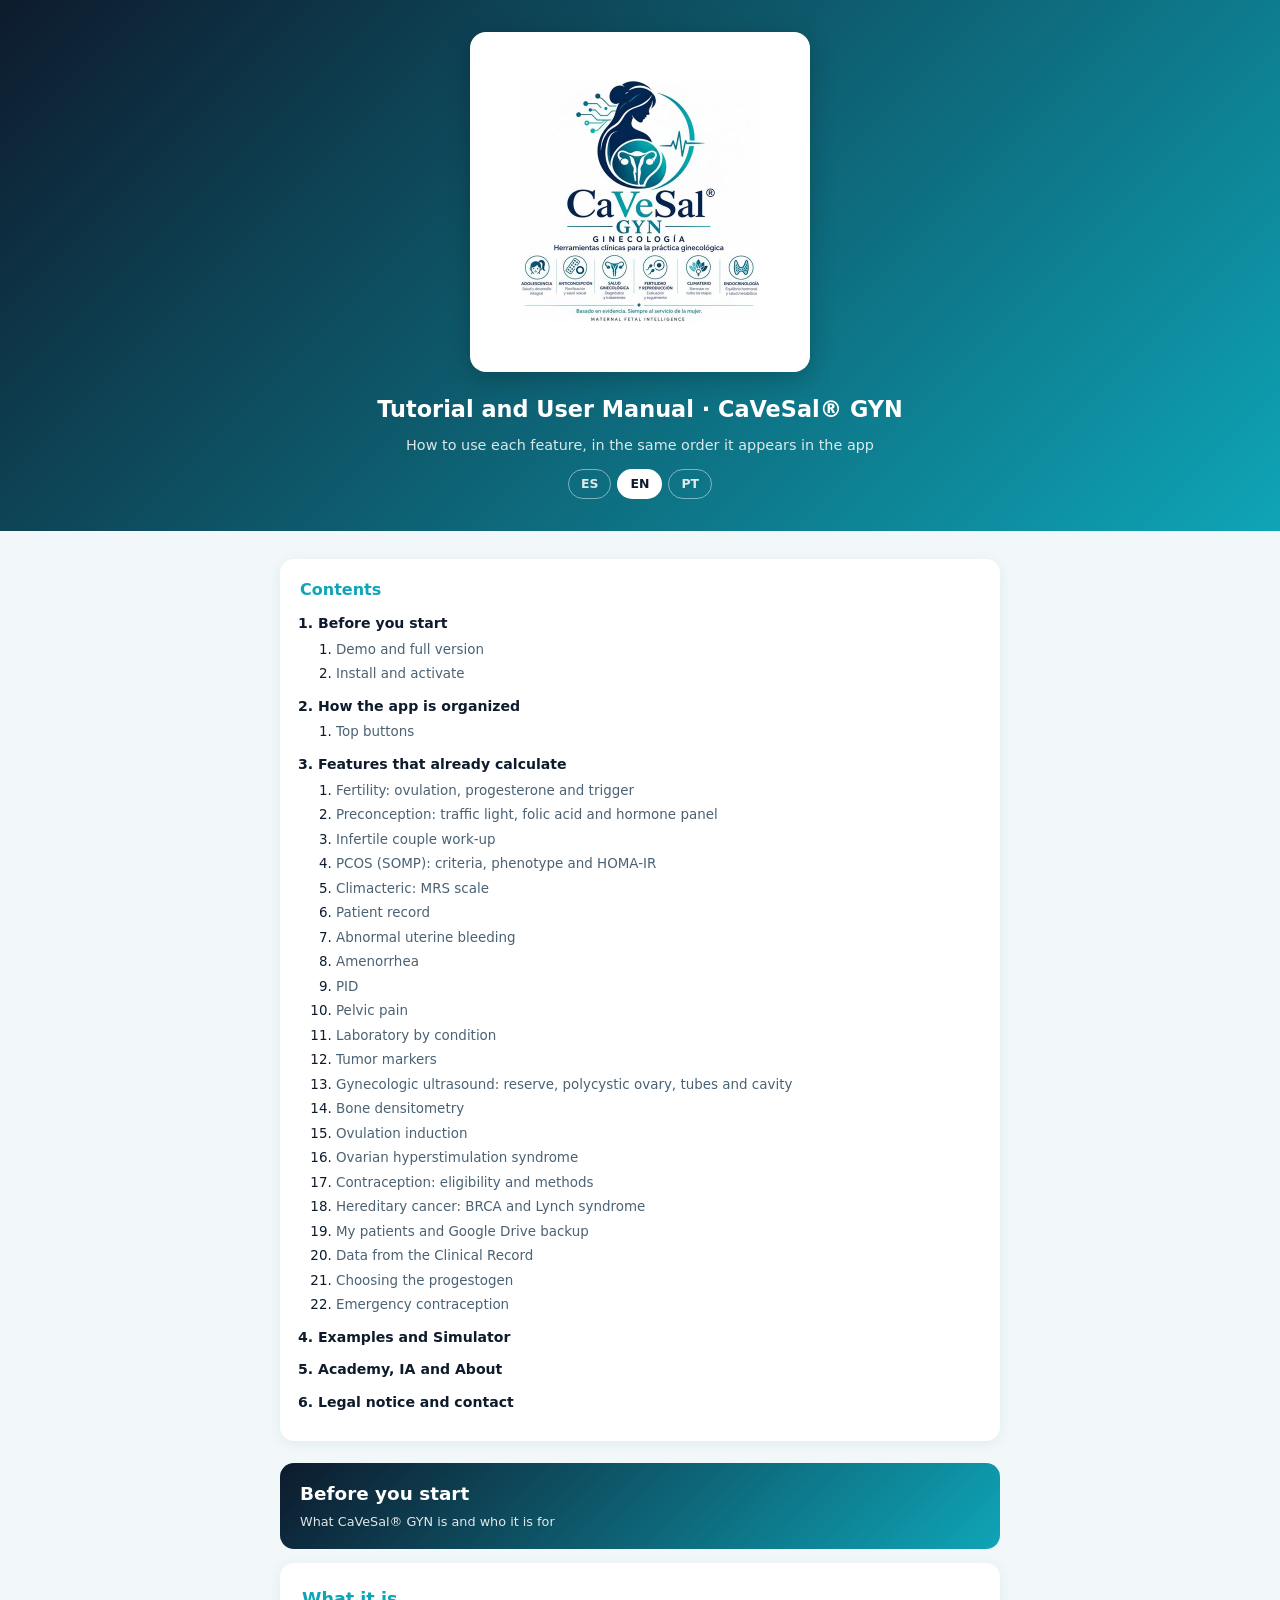
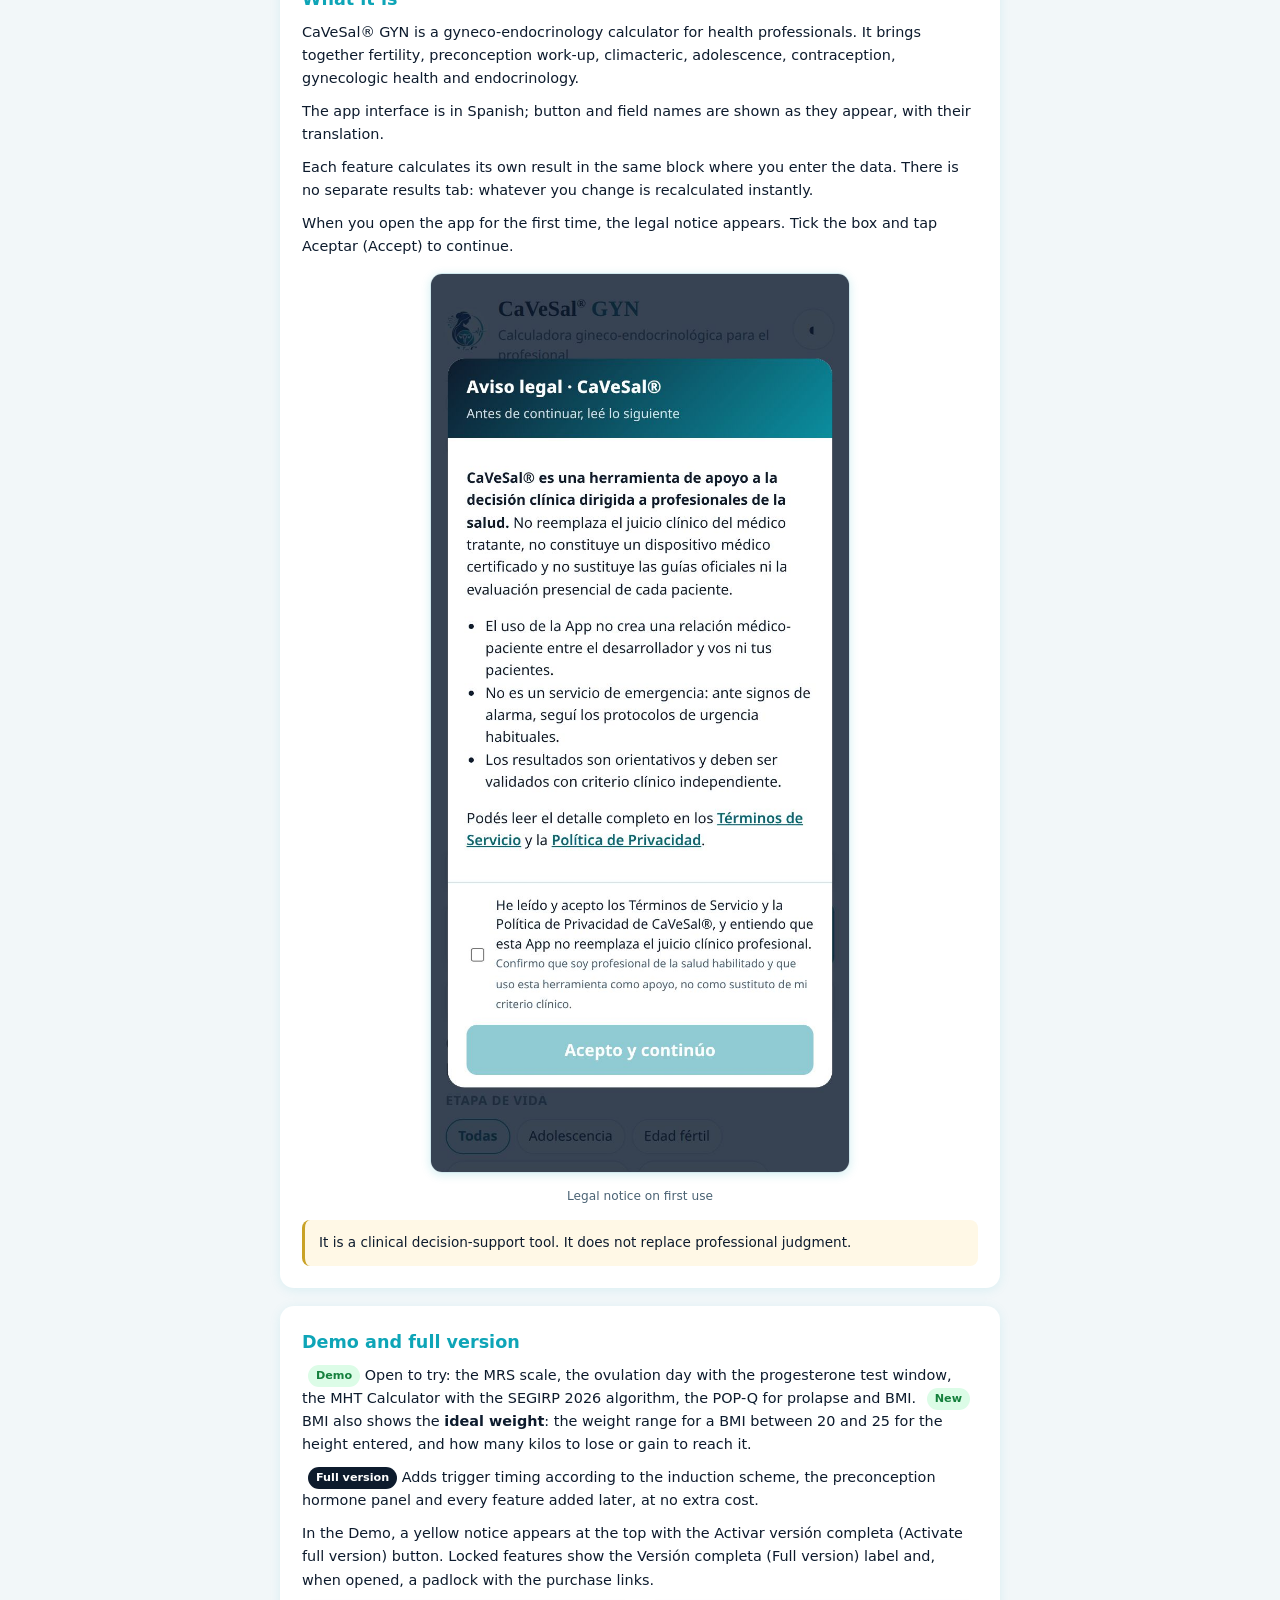
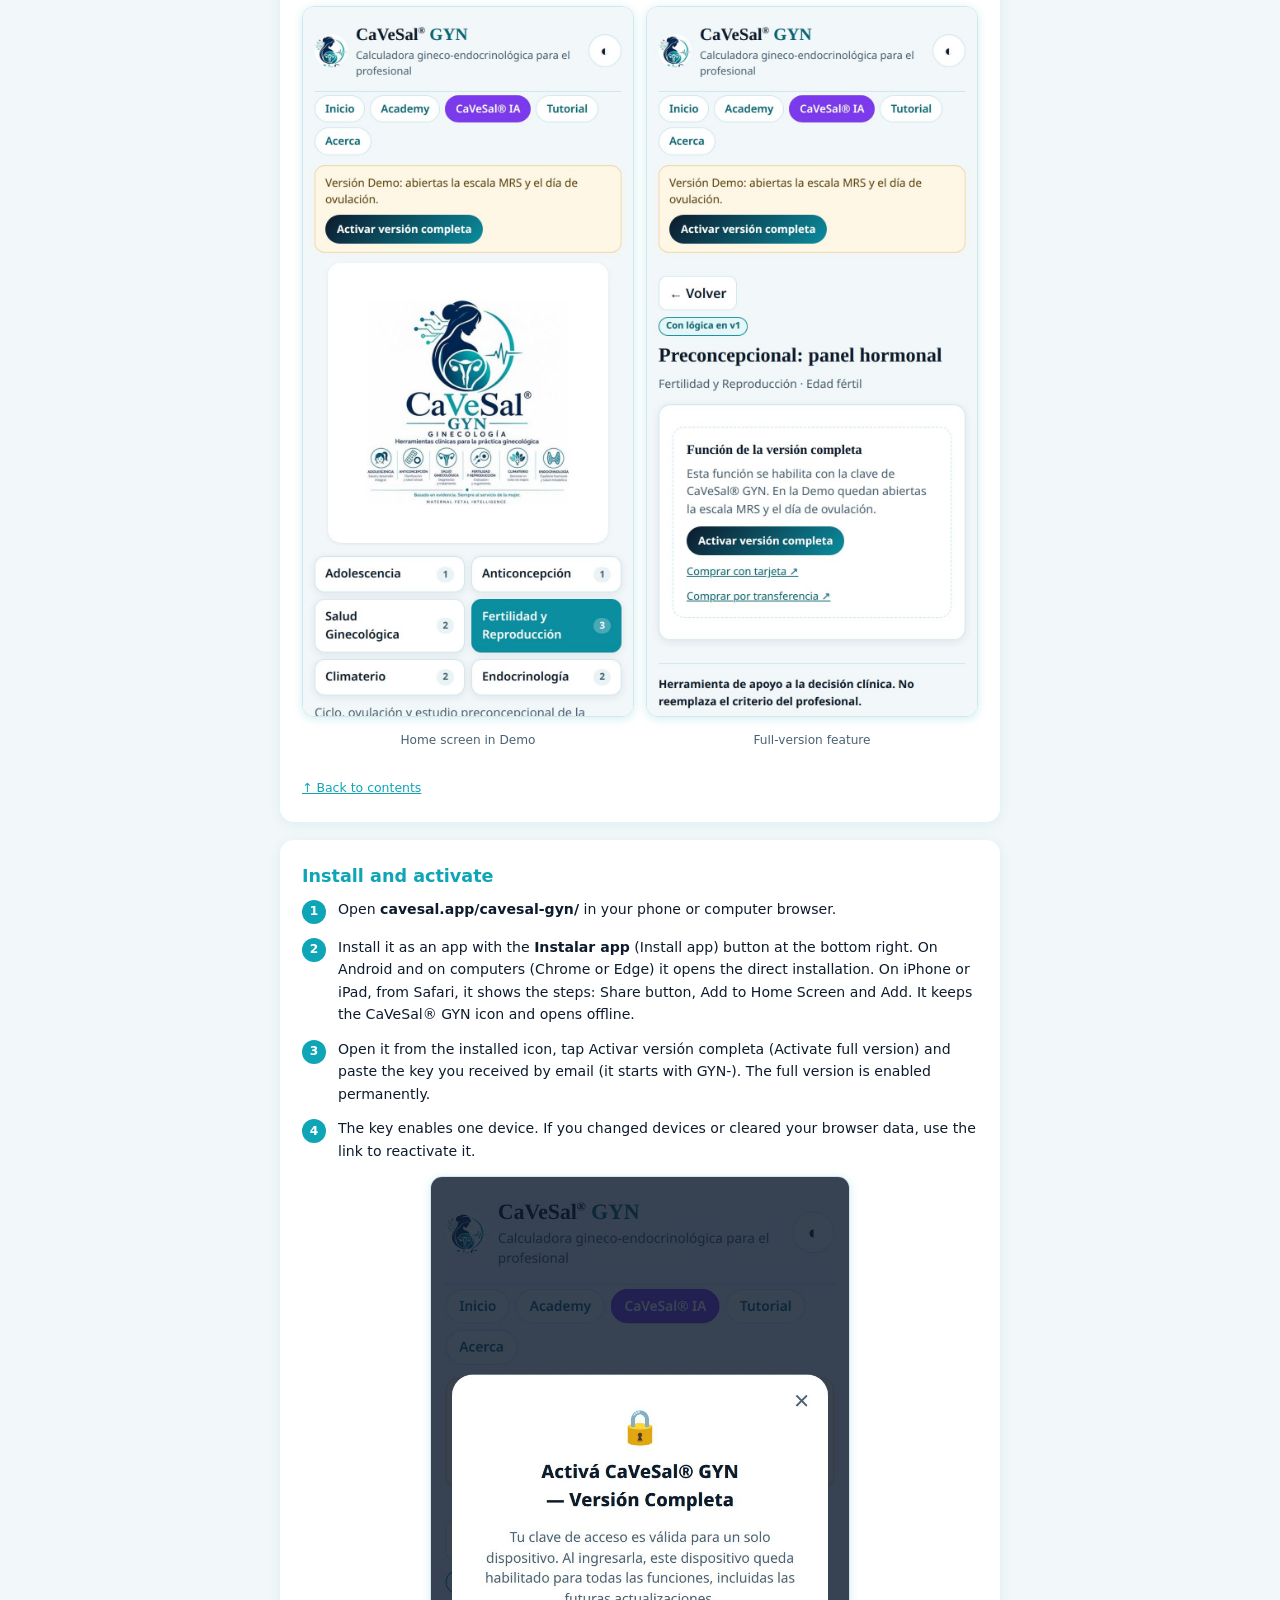
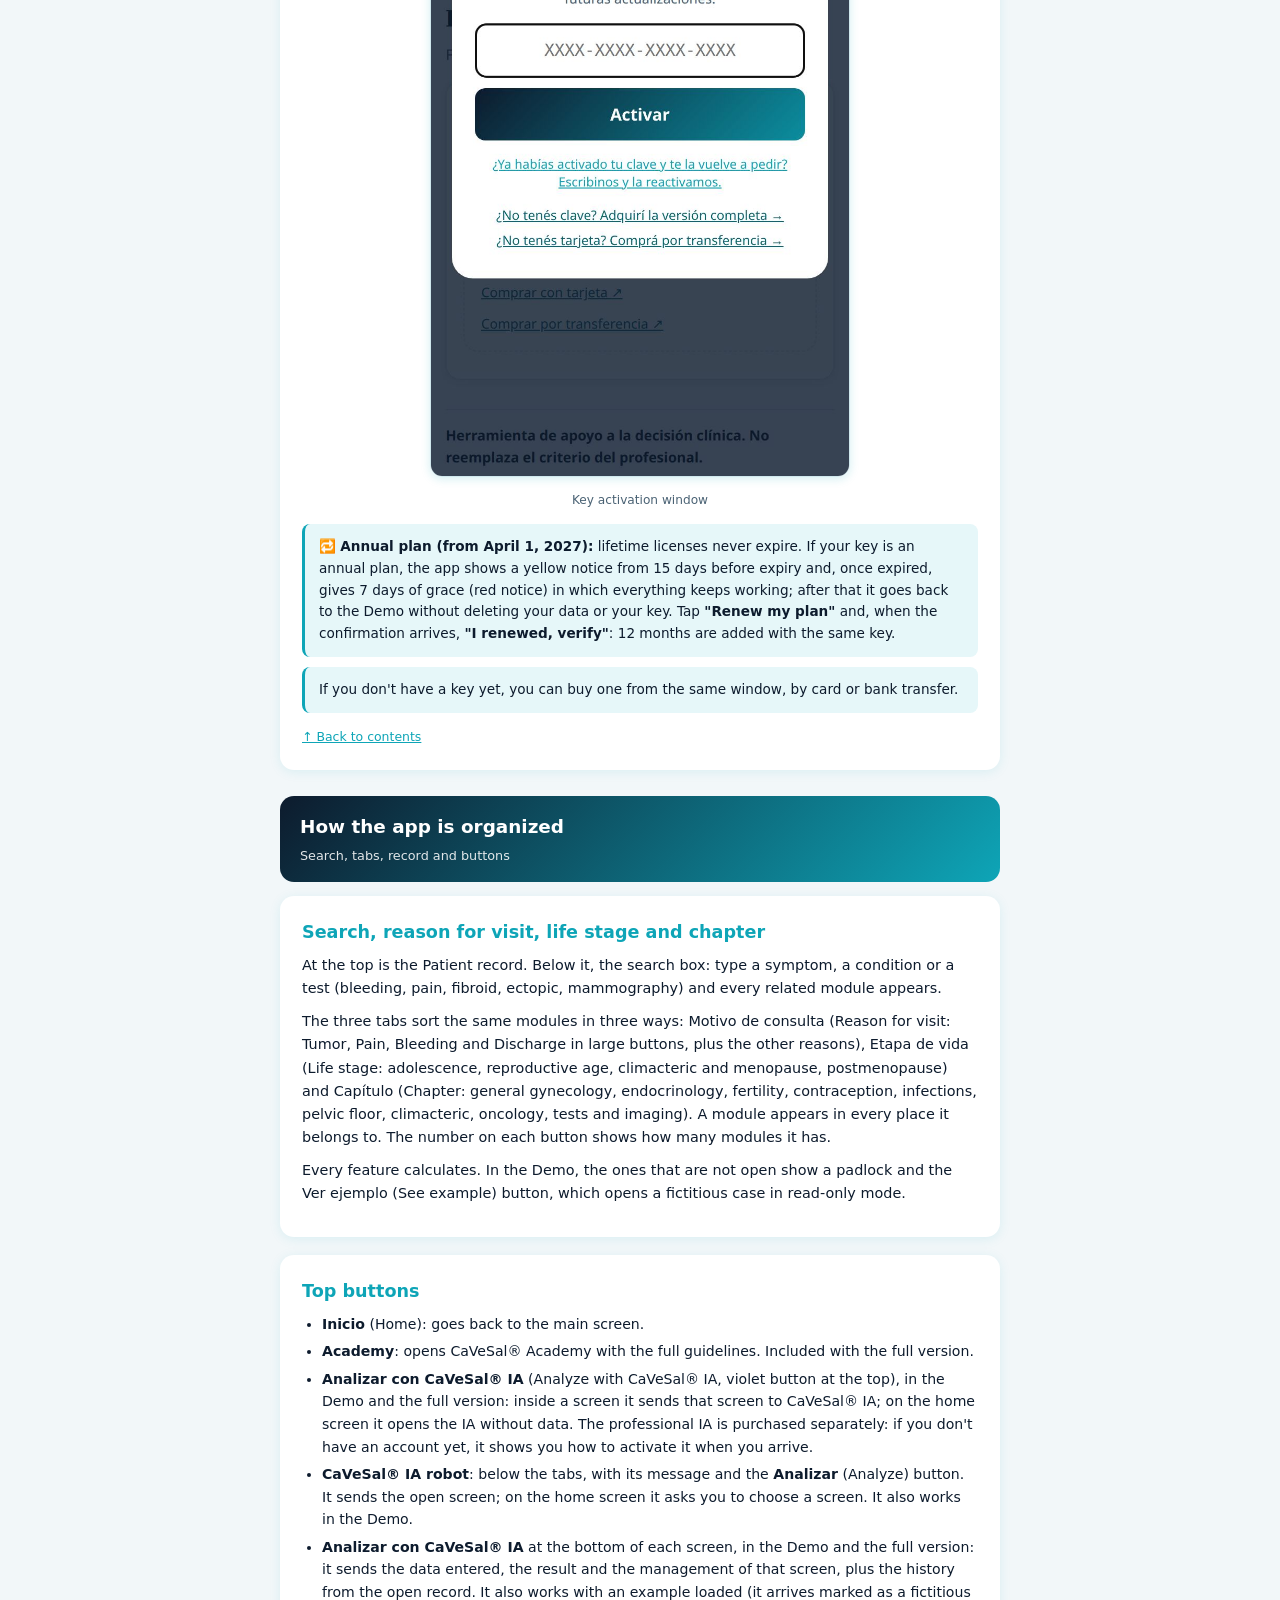
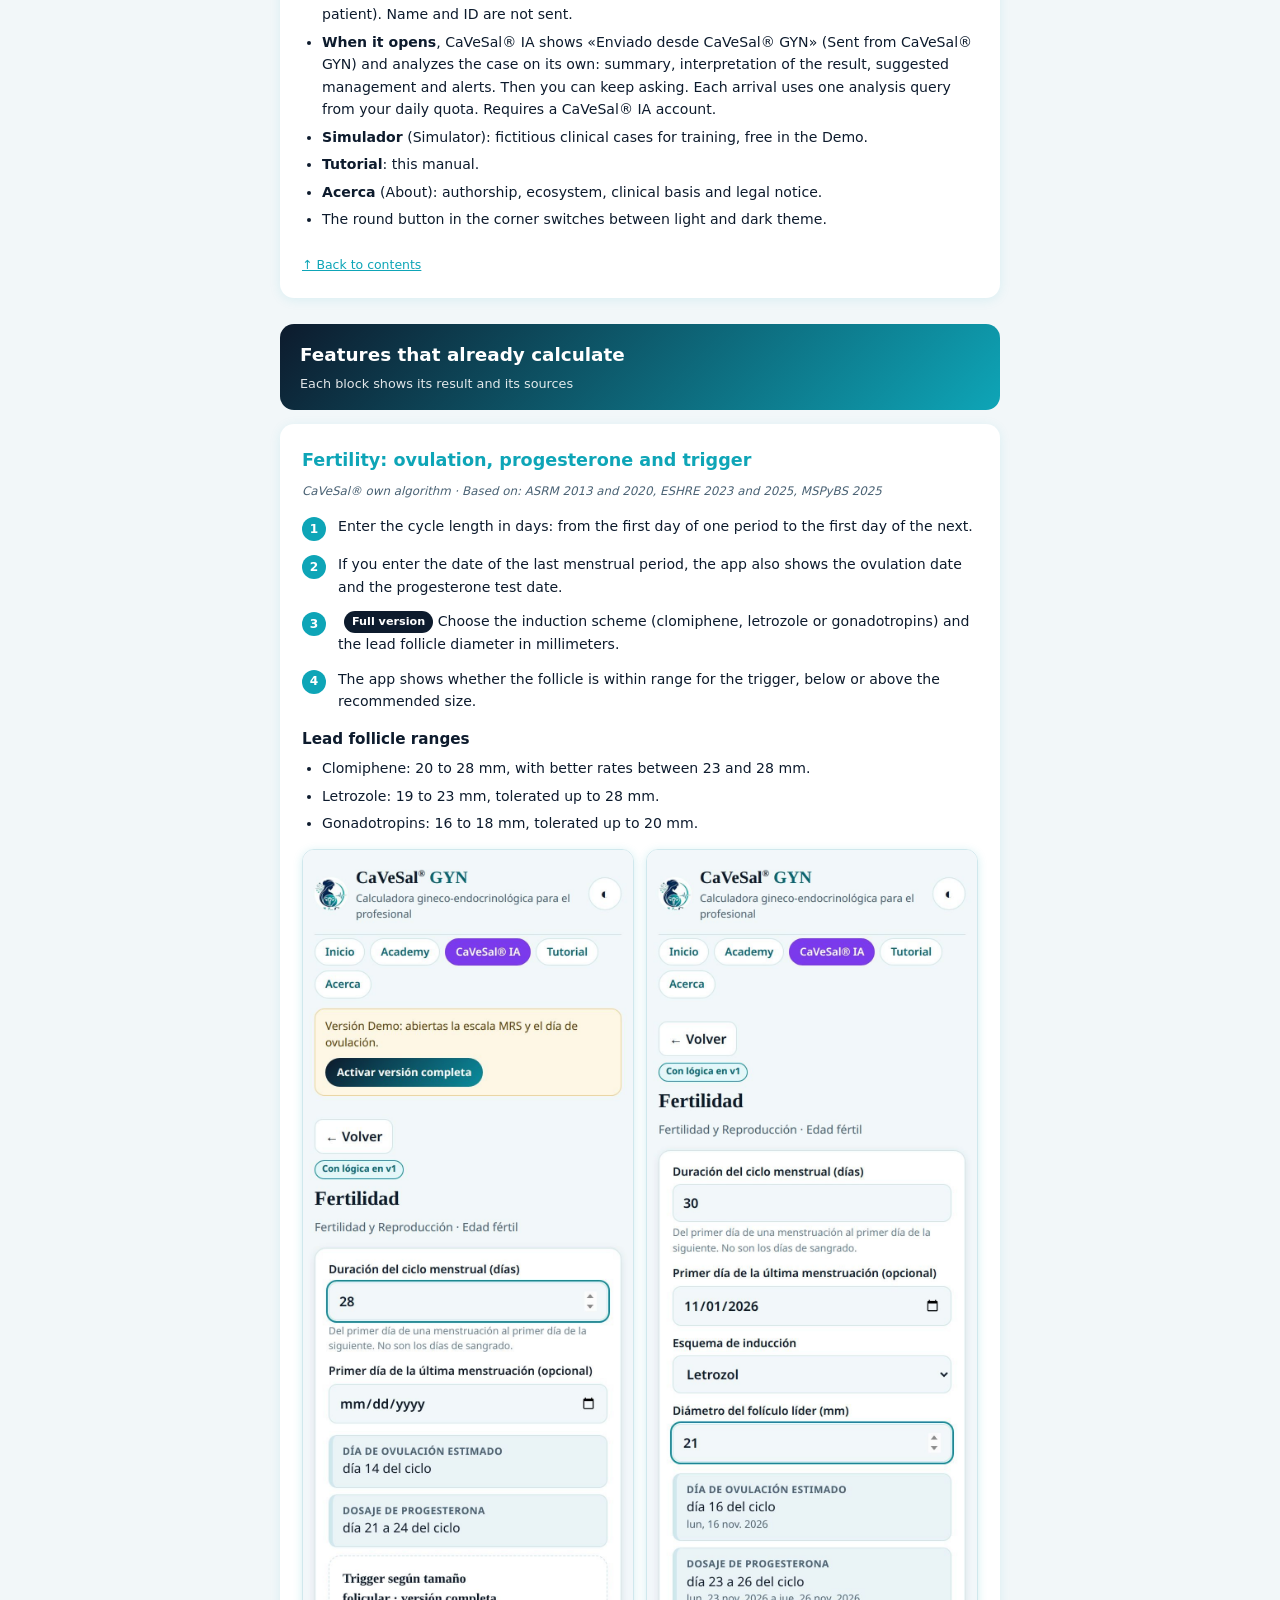
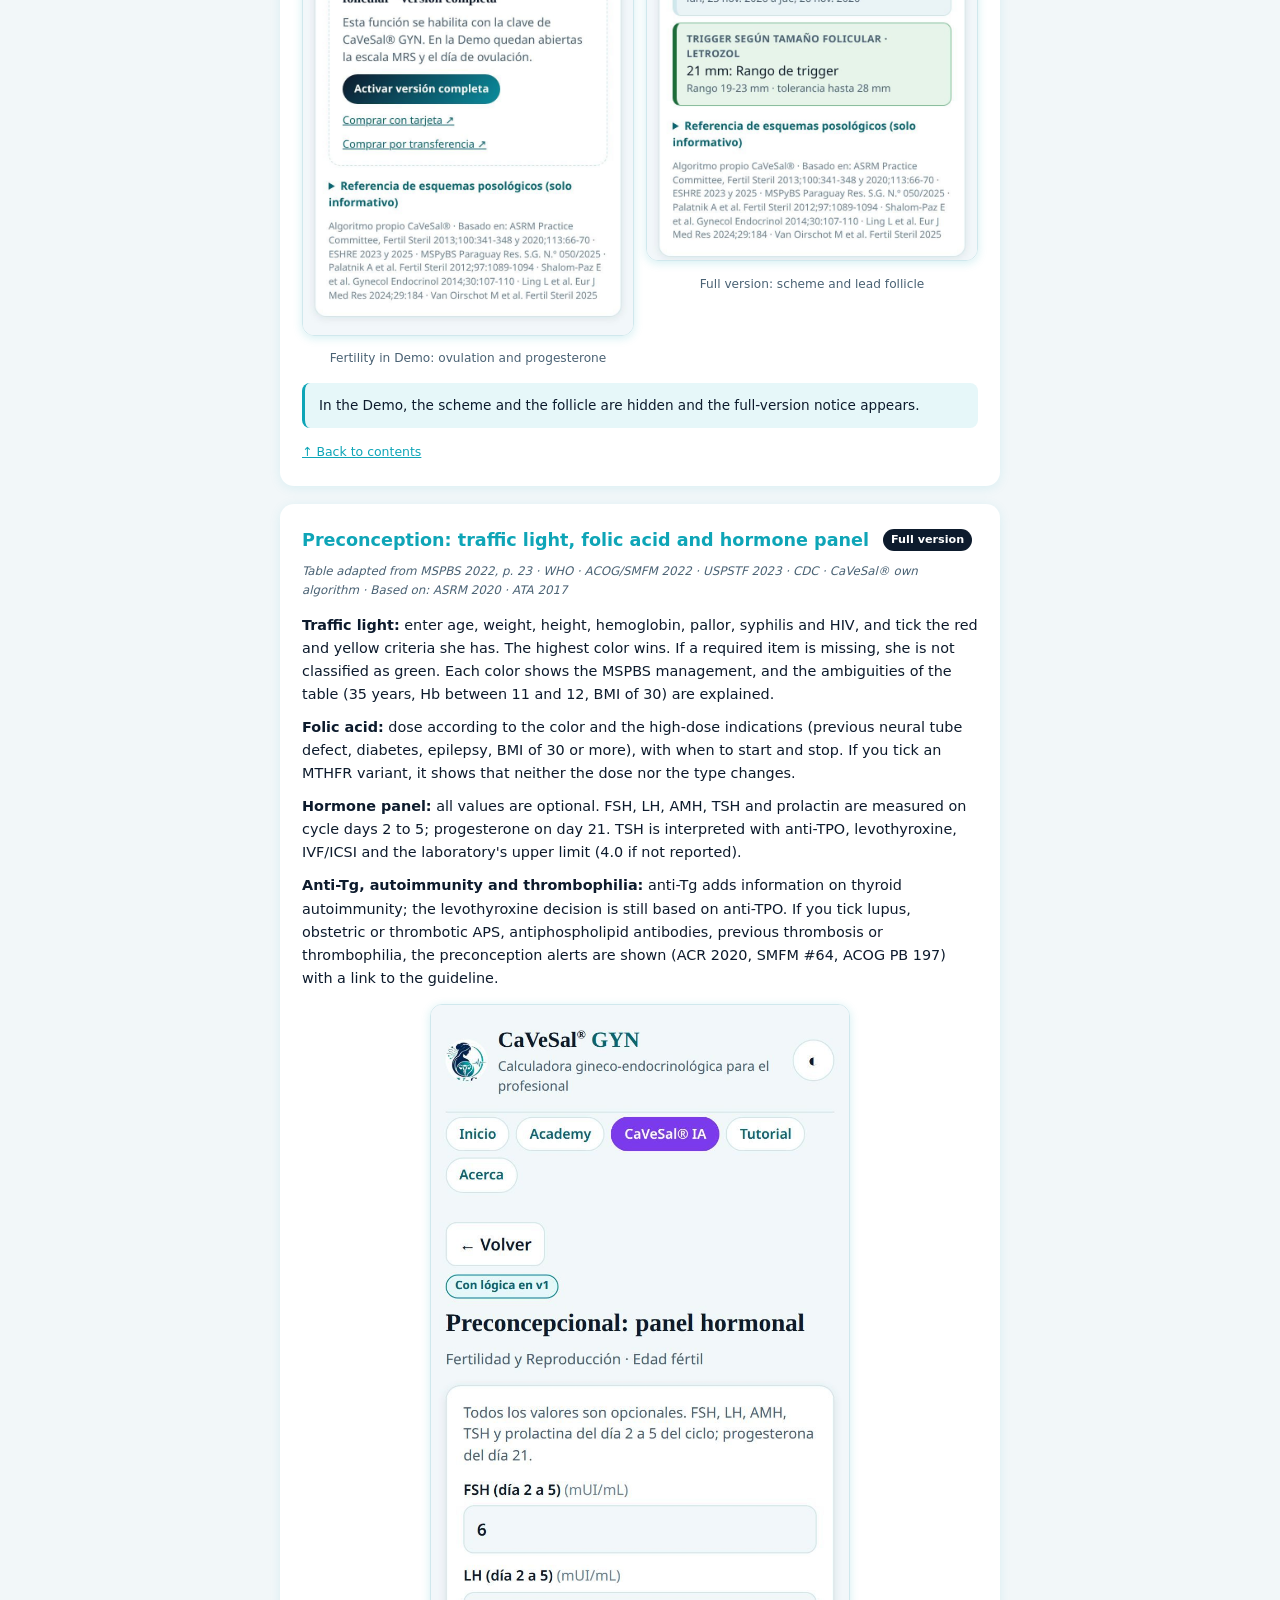
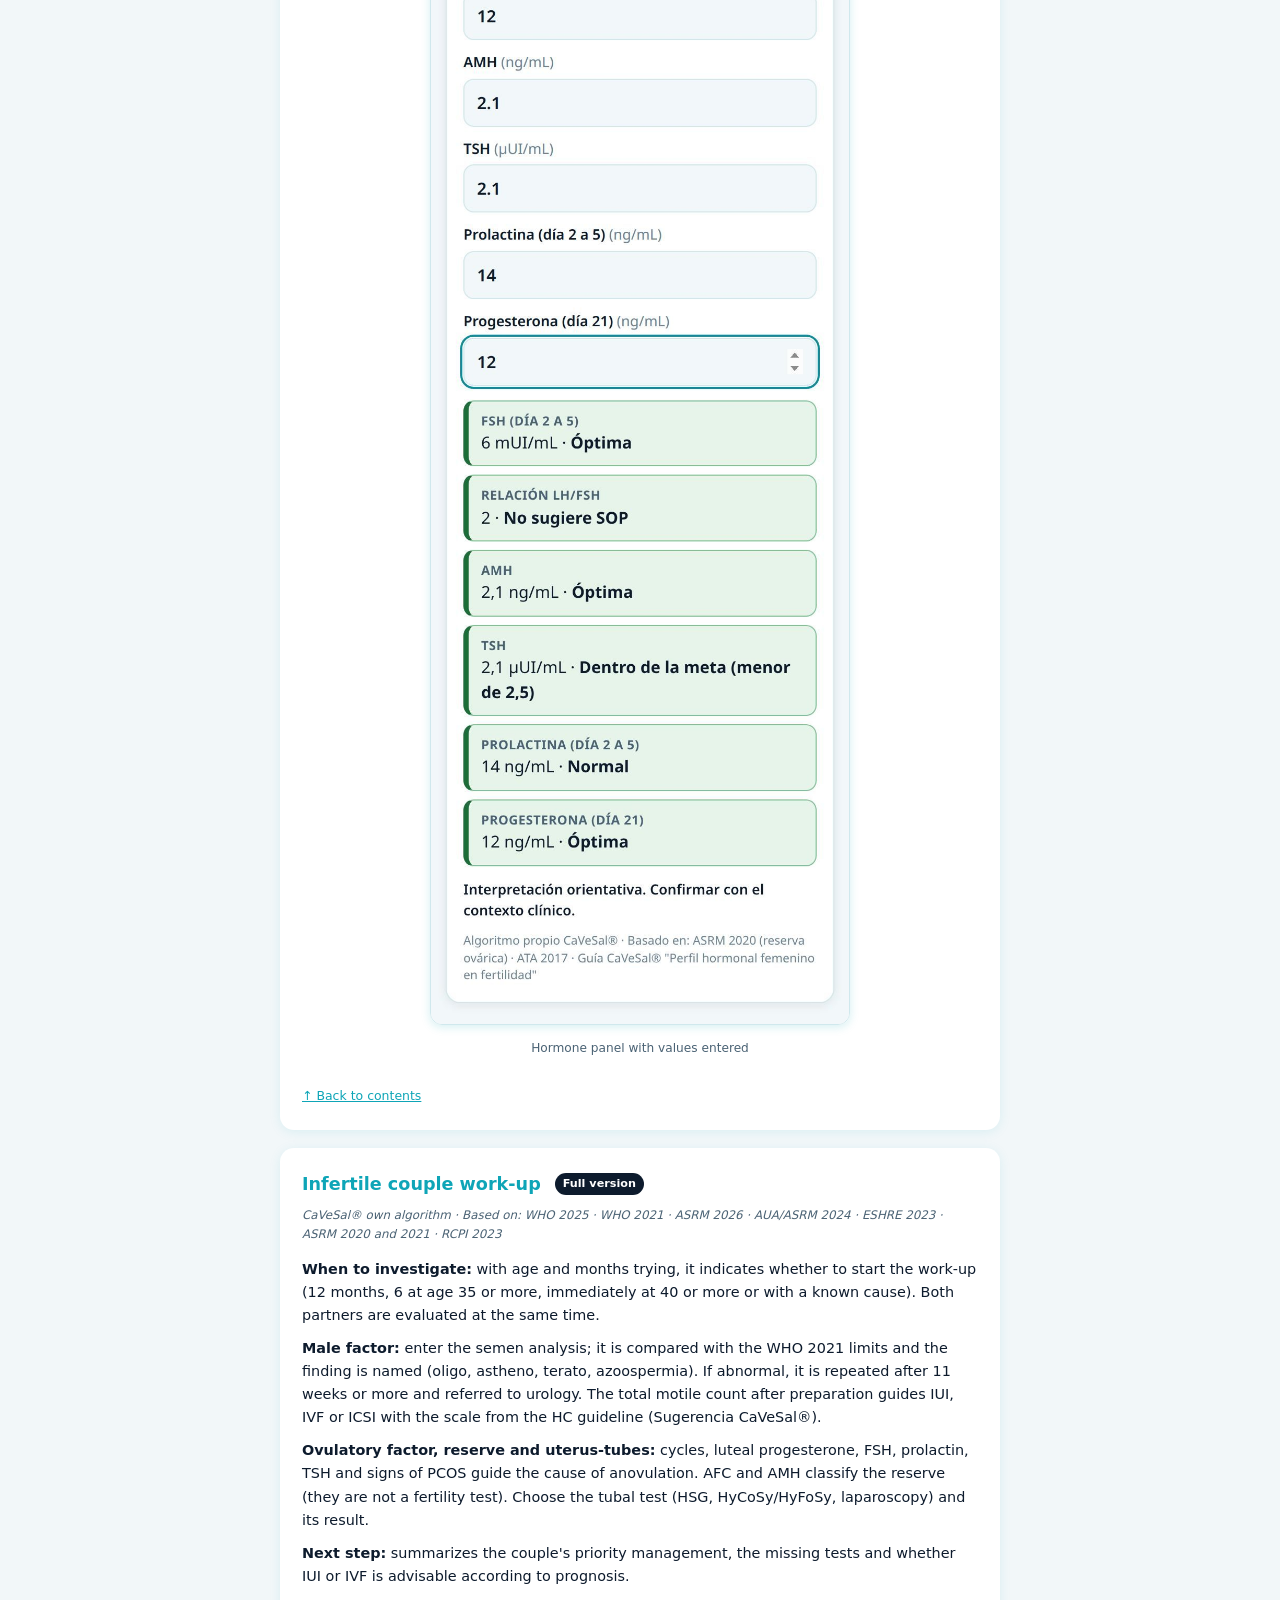
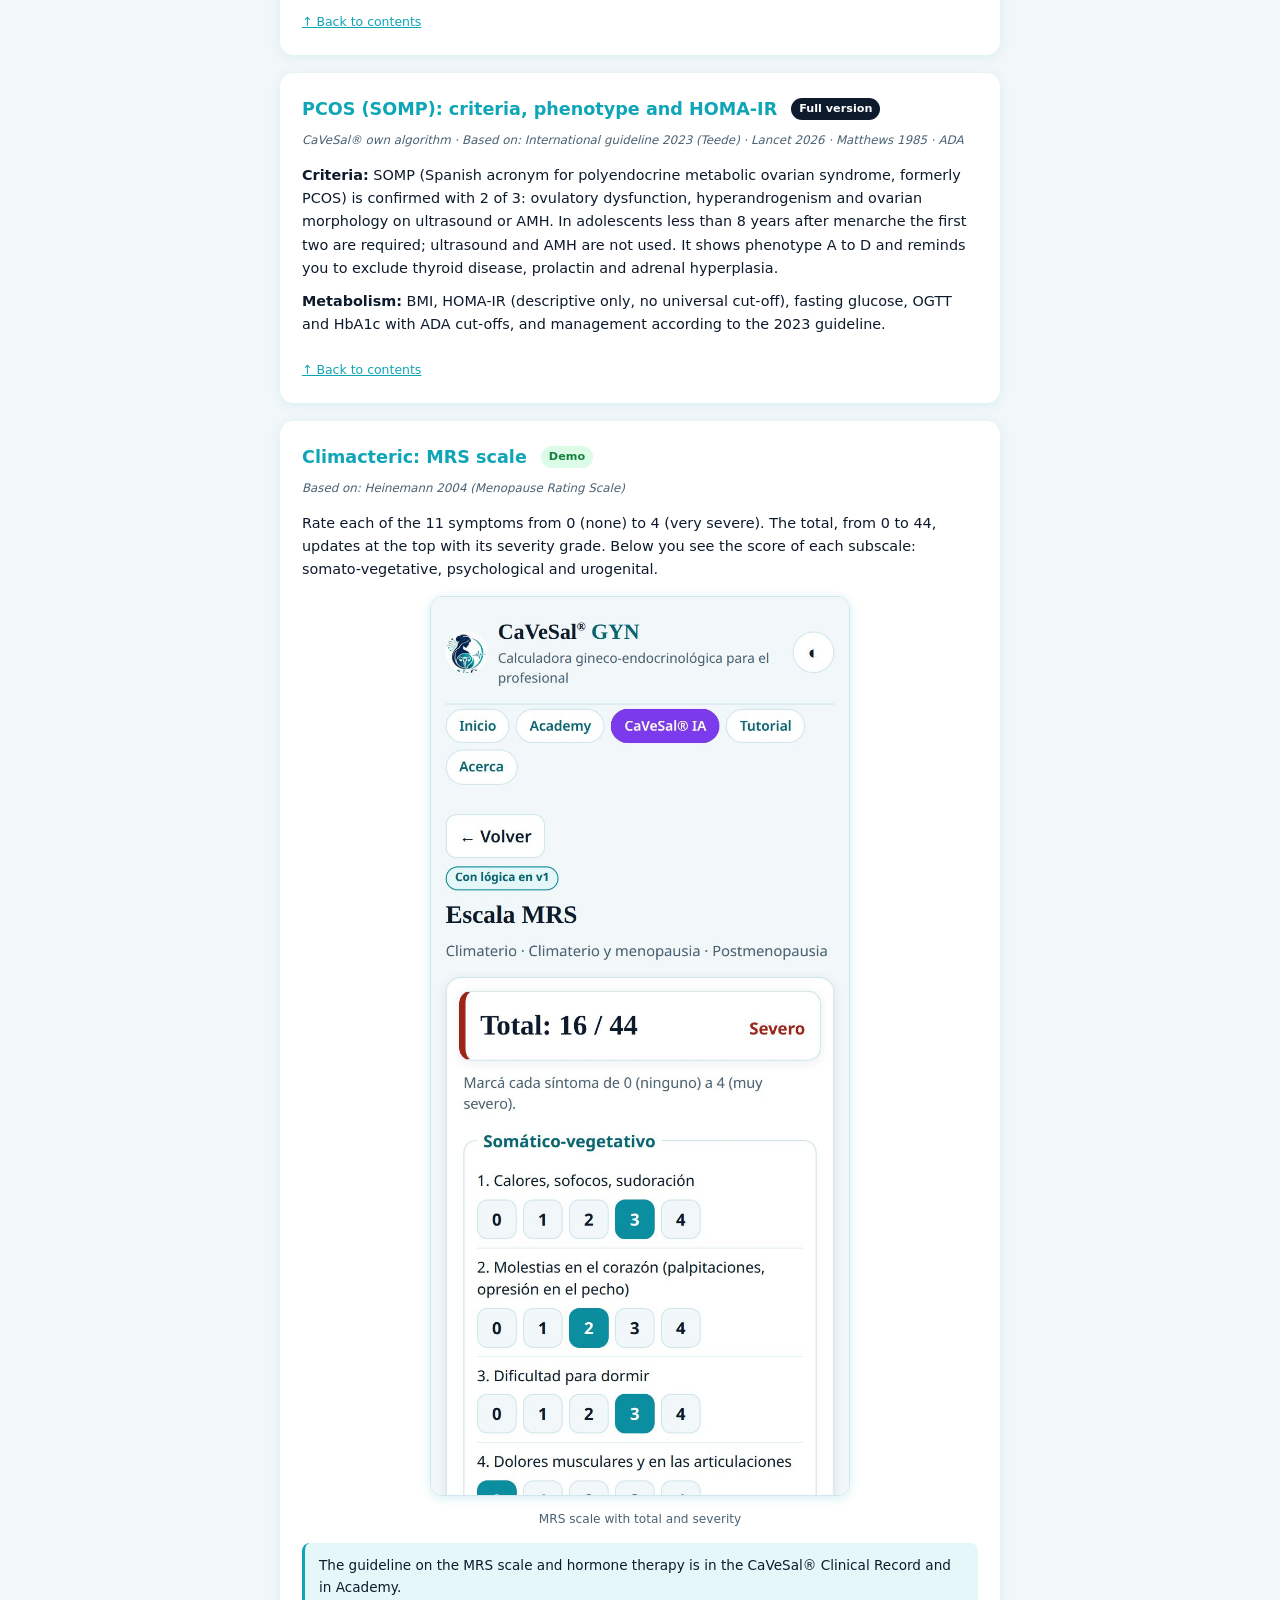
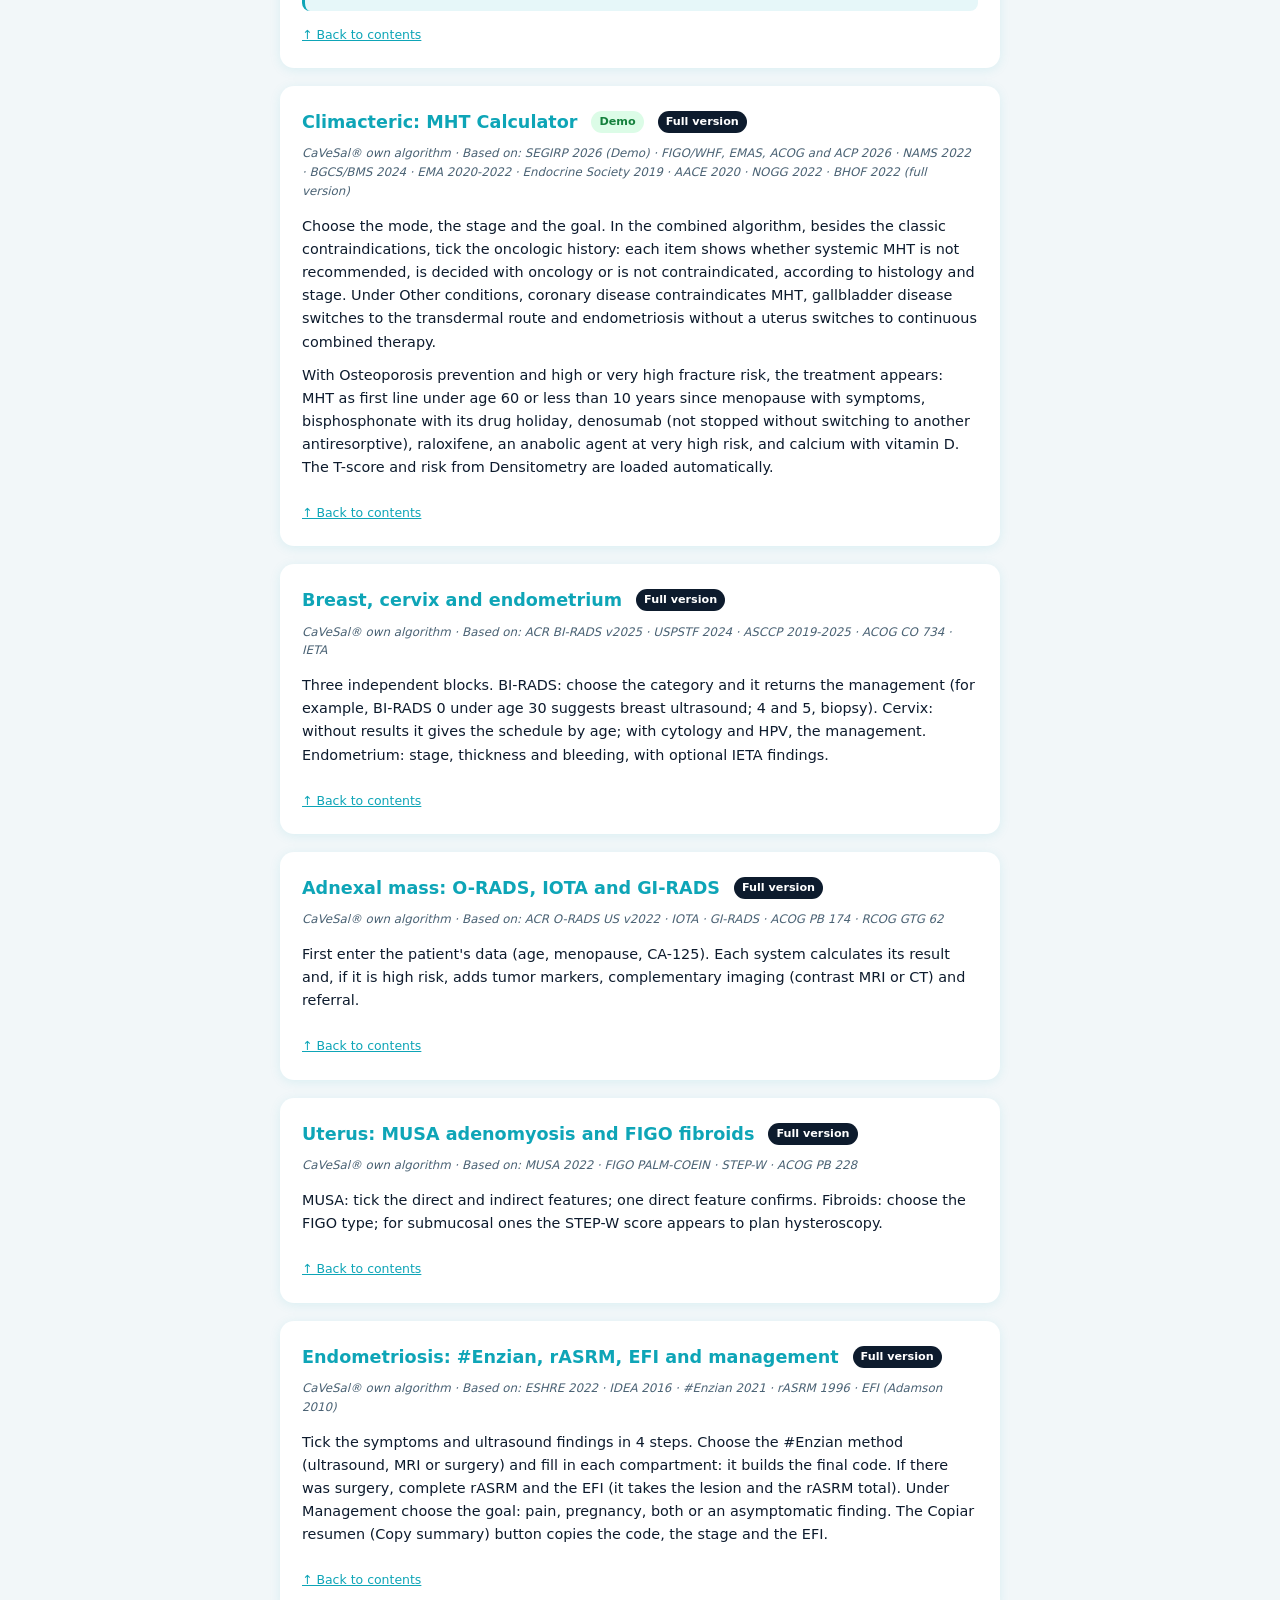
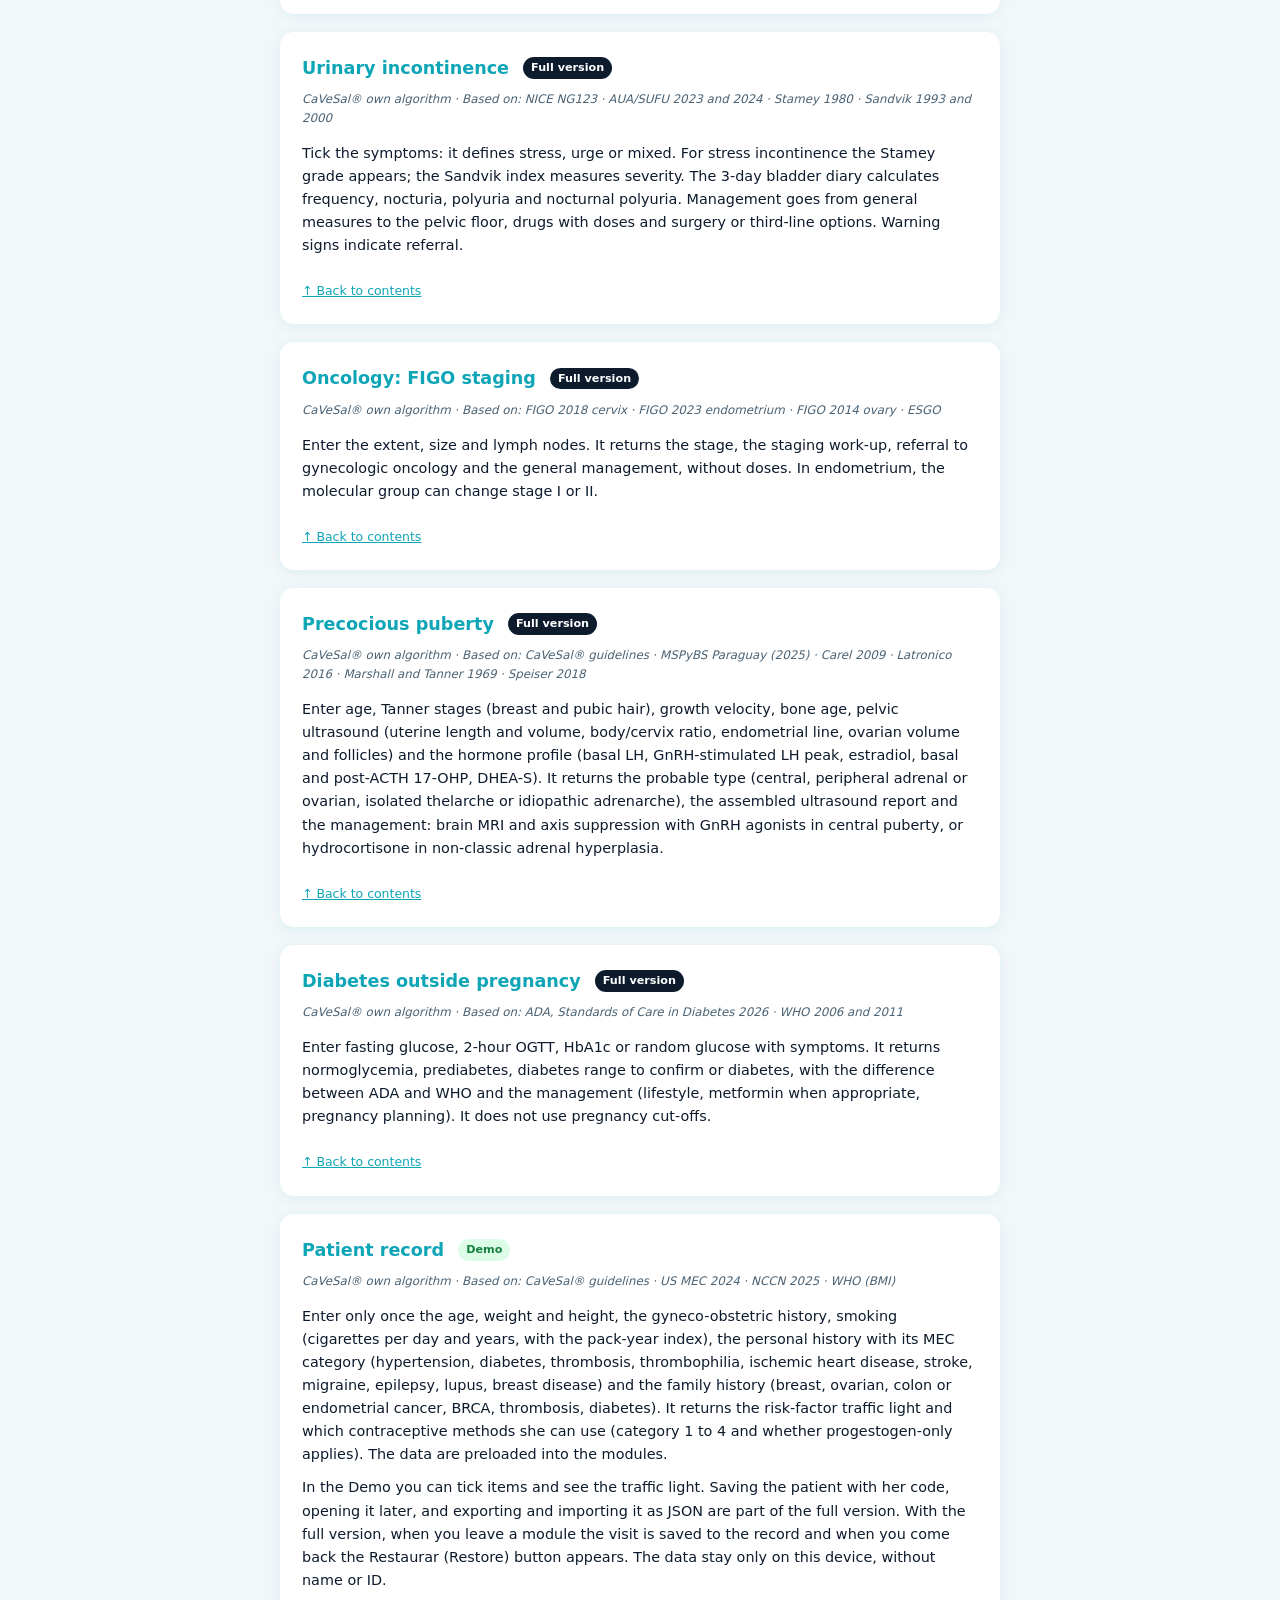
<file: manual-en.html>
<!DOCTYPE html>
<html lang="en">
<head>
<meta charset="UTF-8">
<meta name="viewport" content="width=device-width, initial-scale=1.0">
<title>Tutorial and User Manual · CaVeSal® GYN</title>
<meta name="description" content="Step-by-step tutorial for CaVeSal® GYN: fertility and trigger, preconception hormone panel, MRS scale, Demo and full version.">
<meta name="robots" content="noindex, nofollow">
<meta name="author" content="CaVeSal"/>
<meta property="og:type" content="article"/>
<meta property="og:title" content="Tutorial and User Manual · CaVeSal® GYN"/>
<meta property="og:description" content="Step-by-step tutorial for CaVeSal® GYN: fertility and trigger, hormone panel, MRS scale, Demo and full version."/>
<meta property="og:url" content="https://cavesal.app/cavesal-gyn/manual-en.html"/>
<meta property="og:image" content="https://cavesal.app/cavesal-gyn/og-cover-gyn.jpg"/>
<meta property="og:image:width" content="1200"/>
<meta property="og:image:height" content="630"/>
<meta property="og:site_name" content="CaVeSal®"/>
<meta property="og:locale" content="en_US"/>
<style>
  :root{
    --navy:#0D1B2D;--teal:#0EA5B7;--teal-lt:#e6f7f9;--slate:#4a6274;--mist:#f2f7f9;--border:#d0e8ed;--gold:#c9a227;
  }
  *{box-sizing:border-box;margin:0;padding:0}
  body{font-family:'Segoe UI',system-ui,sans-serif;background:var(--mist);color:var(--navy);line-height:1.6}
  header{background:linear-gradient(135deg,#0D1B2D,#0EA5B7);color:#fff;padding:32px 20px;text-align:center}
  header h1{font-size:1.4rem;font-weight:800}
  header p{font-size:.9rem;opacity:.85;margin-top:6px}
  .portada{display:block;width:100%;max-width:520px;margin:0 auto 20px;background:#fff;border-radius:16px;padding:10px;box-shadow:0 6px 24px rgba(0,0,0,.22)}
  .portada img{display:block;width:100%;height:auto;border-radius:10px}
  main{max-width:760px;margin:0 auto;padding:28px 20px 60px}

  nav.toc{background:#fff;border-radius:14px;padding:18px 20px;margin-bottom:22px;box-shadow:0 2px 12px rgba(14,165,183,.10)}
  nav.toc h2{font-size:1rem;color:var(--teal);margin-bottom:10px}
  nav.toc>ol{padding-left:18px;font-size:.88rem}
  nav.toc>ol>li{margin-bottom:10px;font-weight:700}
  nav.toc>ol>li>a{color:var(--navy);text-decoration:none}
  nav.toc ol ol{padding-left:18px;font-weight:400;margin-top:4px}
  nav.toc ol ol li{margin-bottom:3px;font-size:.84rem}
  nav.toc a{color:var(--navy);text-decoration:none}
  nav.toc ol ol a{color:var(--slate)}
  nav.toc a:hover{color:var(--teal)}

  .tab-divider{background:linear-gradient(135deg,#0D1B2D,#0EA5B7);color:#fff;border-radius:14px;padding:16px 20px;margin:26px 0 14px;scroll-margin-top:16px}
  .tab-divider:first-of-type{margin-top:0}
  .tab-divider h2{font-size:1.15rem;display:flex;align-items:center;gap:8px}
  .tab-divider p{font-size:.8rem;opacity:.88;margin-top:4px}

  section{background:#fff;border-radius:14px;padding:22px;margin-bottom:18px;box-shadow:0 2px 12px rgba(14,165,183,.10);scroll-margin-top:16px}
  section h2{font-size:1.1rem;color:var(--teal);margin-bottom:8px;display:flex;align-items:center;gap:8px}
  section h3{font-size:.95rem;color:var(--navy);margin:14px 0 6px}
  section .ref{font-size:.74rem;color:var(--slate);margin-bottom:14px;font-style:italic}
  section p{font-size:.9rem;margin-bottom:10px}

  .step{display:flex;gap:12px;margin-bottom:12px;align-items:flex-start}
  .step-num{background:var(--teal);color:#fff;width:24px;height:24px;border-radius:50%;display:flex;align-items:center;justify-content:center;font-size:.76rem;font-weight:800;flex-shrink:0;margin-top:2px}
  .step p{font-size:.88rem;margin:0}

  .tip{background:var(--teal-lt);border-left:3px solid var(--teal);border-radius:8px;padding:12px 14px;font-size:.85rem;margin-top:10px}
  .warn{background:#fff8e6;border-left:3px solid var(--gold);border-radius:8px;padding:12px 14px;font-size:.85rem;margin-top:10px}

  .shot{border:2px dashed var(--border);border-radius:12px;padding:22px;text-align:center;color:var(--slate);font-size:.82rem;margin:14px 0;background:#fafdfe}
  .shot .cam{font-size:1.6rem;display:block;margin-bottom:6px}
  .shot code{background:#eef7f9;padding:2px 6px;border-radius:5px;font-size:.78rem;color:var(--navy)}

  .new{background:#eafbf0;border-left:3px solid #0d8f4a;border-radius:8px;padding:10px 14px;font-size:.78rem;margin-bottom:10px;color:#0d6b38;font-weight:600;display:inline-block}

  .updated{font-size:.78rem;color:var(--slate);text-align:center;margin-top:20px}
  a{color:var(--teal)}
  .back-top{display:inline-block;margin-top:14px;font-size:.78rem}


  .fig{margin:14px 0;text-align:center}
  .fig img{max-width:100%;width:420px;border-radius:12px;box-shadow:0 2px 10px rgba(14,165,183,.18);border:1px solid var(--border)}
  .fig figcaption{font-size:.76rem;color:var(--slate);margin-top:6px}
  .two{display:grid;grid-template-columns:repeat(auto-fit,minmax(230px,1fr));gap:12px;margin:14px 0}
  .two .fig{margin:0}
  .two .fig img{width:100%}
  .two>*{min-width:0}.fig{min-width:0}.fig img{height:auto}
  .badge{display:inline-block;font-size:.7rem;font-weight:800;padding:2px 8px;border-radius:99px;margin-left:6px;vertical-align:middle}
  .b-full{background:#0D1B2D;color:#fff}.b-demo{background:#dcfce7;color:#15803d}
  ul.list{padding-left:20px;margin:6px 0 10px}ul.list li{font-size:.88rem;margin-bottom:5px}
  .ctas{display:flex;gap:10px;flex-wrap:wrap;margin-top:12px}
  .cta{display:inline-block;padding:10px 16px;border-radius:10px;font-weight:700;font-size:.86rem;text-decoration:none}
  .cta.dark{background:linear-gradient(135deg,#0D1B2D,#0EA5B7);color:#fff}
  .cta.line{border:1.5px solid var(--teal);color:var(--teal);background:#fff}

</style>
<style>.portada{max-width:340px}
@media print{.fig img,.two .fig img{width:auto;max-width:100%;max-height:120mm}.two{grid-template-columns:1fr 1fr}.fig{break-inside:avoid}.back-top{display:none}header{-webkit-print-color-adjust:exact;print-color-adjust:exact}.portada{max-width:240px}}</style>
<link rel="icon" type="image/png" href="assets/favicon.png">
<link rel="apple-touch-icon" href="assets/apple-touch-icon.png">
<meta name="apple-mobile-web-app-title" content="CaVeSal GYN">
<link rel="alternate" hreflang="es" href="https://cavesal.app/cavesal-gyn/manual.html"/>
<link rel="alternate" hreflang="en" href="https://cavesal.app/cavesal-gyn/manual-en.html"/>
<link rel="alternate" hreflang="pt-BR" href="https://cavesal.app/cavesal-gyn/manual-pt.html"/>
<link rel="alternate" hreflang="x-default" href="https://cavesal.app/cavesal-gyn/manual.html"/>
<style>.lang-sw{display:flex;justify-content:center;gap:6px;margin-top:12px;flex-wrap:wrap}.lang-sw a{color:#fff;text-decoration:none;font-size:.78rem;font-weight:700;padding:4px 12px;border-radius:999px;border:1px solid rgba(255,255,255,.55);opacity:.85}.lang-sw a[aria-current]{background:#fff;color:#0D1B2D;opacity:1}</style>
</head>
<body>
<header>
  <div class="portada"><img src="assets/logo-gyn.jpg" width="640" height="640" alt="CaVeSal® GYN · Ginecología · Herramientas clínicas para la práctica ginecológica"></div>
  <h1>Tutorial and User Manual · CaVeSal® GYN</h1>
  <p>How to use each feature, in the same order it appears in the app</p>
  <nav class="lang-sw" aria-label="Idioma / Language"><a href="manual.html" lang="es">ES</a><a href="manual-en.html" lang="en" aria-current="page">EN</a><a href="manual-pt.html" lang="pt">PT</a></nav>
</header>
<main>
<nav class="toc" id="top">
  <h2>Contents</h2>
  <ol>
    <li><a href="#intro">Before you start</a><ol><li><a href="#demo-full">Demo and full version</a></li><li><a href="#instalar">Install and activate</a></li></ol></li>
    <li><a href="#organizacion">How the app is organized</a><ol><li><a href="#botones">Top buttons</a></li></ol></li>
    <li><a href="#funciones">Features that already calculate</a><ol><li><a href="#fertilidad">Fertility: ovulation, progesterone and trigger</a></li><li><a href="#preconcepcional">Preconception: traffic light, folic acid and hormone panel</a></li><li><a href="#pareja">Infertile couple work-up</a></li><li><a href="#somp">PCOS (SOMP): criteria, phenotype and HOMA-IR</a></li><li><a href="#mrs">Climacteric: MRS scale</a></li><li><a href="#ficha">Patient record</a></li><li><a href="#hua">Abnormal uterine bleeding</a></li><li><a href="#amenorrea">Amenorrhea</a></li><li><a href="#epi">PID</a></li><li><a href="#dolor">Pelvic pain</a></li><li><a href="#laboratorio">Laboratory by condition</a></li><li><a href="#marcadores">Tumor markers</a></li><li><a href="#ecogin">Gynecologic ultrasound: reserve, polycystic ovary, tubes and cavity</a></li><li><a href="#densitometria">Bone densitometry</a></li><li><a href="#induccion">Ovulation induction</a></li><li><a href="#sho">Ovarian hyperstimulation syndrome</a></li><li><a href="#metodos">Contraception: eligibility and methods</a></li><li><a href="#genetica">Hereditary cancer: BRCA and Lynch syndrome</a></li><li><a href="#pacientes">My patients and Google Drive backup</a></li><li><a href="#puente-hc">Data from the Clinical Record</a></li><li><a href="#progestagenos">Choosing the progestogen</a></li><li><a href="#aemergencia">Emergency contraception</a></li></ol></li>
    <li><a href="#ejemplos">Examples and Simulator</a></li>
    <li><a href="#ecosistema">Academy, IA and About</a></li>
    <li><a href="#legal">Legal notice and contact</a></li>
  </ol>
</nav>

<div class="tab-divider" id="intro"><h2>Before you start</h2><p>What CaVeSal® GYN is and who it is for</p></div>
<section>
  <h2>What it is</h2>
  <p>CaVeSal® GYN is a gyneco-endocrinology calculator for health professionals. It brings together fertility, preconception work-up, climacteric, adolescence, contraception, gynecologic health and endocrinology.</p>
  <p>The app interface is in Spanish; button and field names are shown as they appear, with their translation.</p>
  <p>Each feature calculates its own result in the same block where you enter the data. There is no separate results tab: whatever you change is recalculated instantly.</p>
  <p>When you open the app for the first time, the legal notice appears. Tick the box and tap Aceptar (Accept) to continue.</p>
  <figure class="fig"><img src="img/manual/01-aviso.jpg" alt="Aviso legal al primer ingreso"><figcaption>Legal notice on first use</figcaption></figure>
  <div class="warn">It is a clinical decision-support tool. It does not replace professional judgment.</div>
</section>
<section id="demo-full">
  <h2>Demo and full version</h2>
  <p><span class="badge b-demo">Demo</span> Open to try: the MRS scale, the ovulation day with the progesterone test window, the MHT Calculator with the SEGIRP 2026 algorithm, the POP-Q for prolapse and BMI. <span class="badge b-demo">New</span> BMI also shows the <b>ideal weight</b>: the weight range for a BMI between 20 and 25 for the height entered, and how many kilos to lose or gain to reach it.</p>
  <p><span class="badge b-full">Full version</span> Adds trigger timing according to the induction scheme, the preconception hormone panel and every feature added later, at no extra cost.</p>
  <p>In the Demo, a yellow notice appears at the top with the Activar versión completa (Activate full version) button. Locked features show the Versión completa (Full version) label and, when opened, a padlock with the purchase links.</p>
  <div class="two"><figure class="fig"><img src="img/manual/02-inicio-demo.jpg" alt="Inicio en Demo"><figcaption>Home screen in Demo</figcaption></figure><figure class="fig"><img src="img/manual/03-bloqueo.jpg" alt="Función de la versión completa" loading="lazy" width="400" height="860"><figcaption>Full-version feature</figcaption></figure></div>
  <a class="back-top" href="#top">↑ Back to contents</a>
</section>
<section id="instalar">
  <h2>Install and activate</h2>
  <div class="step"><span class="step-num">1</span><p>Open <b>cavesal.app/cavesal-gyn/</b> in your phone or computer browser.</p></div><div class="step"><span class="step-num">2</span><p>Install it as an app with the <b>Instalar app</b> (Install app) button at the bottom right. On Android and on computers (Chrome or Edge) it opens the direct installation. On iPhone or iPad, from Safari, it shows the steps: Share button, Add to Home Screen and Add. It keeps the CaVeSal® GYN icon and opens offline.</p></div><div class="step"><span class="step-num">3</span><p>Open it from the installed icon, tap Activar versión completa (Activate full version) and paste the key you received by email (it starts with GYN-). The full version is enabled permanently.</p></div><div class="step"><span class="step-num">4</span><p>The key enables one device. If you changed devices or cleared your browser data, use the link to reactivate it.</p></div>
  <figure class="fig"><img src="img/manual/04-activar.jpg" alt="Ventana para activar la clave"><figcaption>Key activation window</figcaption></figure>
  <div class="tip">🔁 <strong>Annual plan (from April 1, 2027):</strong> lifetime licenses never expire. If your key is an annual plan, the app shows a yellow notice from 15 days before expiry and, once expired, gives 7 days of grace (red notice) in which everything keeps working; after that it goes back to the Demo without deleting your data or your key. Tap <strong>"Renew my plan"</strong> and, when the confirmation arrives, <strong>"I renewed, verify"</strong>: 12 months are added with the same key.</div>
  <div class="tip">If you don't have a key yet, you can buy one from the same window, by card or bank transfer.</div>
  <a class="back-top" href="#top">↑ Back to contents</a>
</section>

<div class="tab-divider" id="organizacion"><h2>How the app is organized</h2><p>Search, tabs, record and buttons</p></div>
<section>
  <h2>Search, reason for visit, life stage and chapter</h2>
  <p>At the top is the Patient record. Below it, the search box: type a symptom, a condition or a test (bleeding, pain, fibroid, ectopic, mammography) and every related module appears.</p>
  <p>The three tabs sort the same modules in three ways: Motivo de consulta (Reason for visit: Tumor, Pain, Bleeding and Discharge in large buttons, plus the other reasons), Etapa de vida (Life stage: adolescence, reproductive age, climacteric and menopause, postmenopause) and Capítulo (Chapter: general gynecology, endocrinology, fertility, contraception, infections, pelvic floor, climacteric, oncology, tests and imaging). A module appears in every place it belongs to. The number on each button shows how many modules it has.</p>
  <p>Every feature calculates. In the Demo, the ones that are not open show a padlock and the Ver ejemplo (See example) button, which opens a fictitious case in read-only mode.</p>
</section>
<section id="botones">
  <h2>Top buttons</h2>
  <ul class="list">
    <li><b>Inicio</b> (Home): goes back to the main screen.</li>
    <li><b>Academy</b>: opens CaVeSal® Academy with the full guidelines. Included with the full version.</li>
    <li><b>Analizar con CaVeSal® IA</b> (Analyze with CaVeSal® IA, violet button at the top), in the Demo and the full version: inside a screen it sends that screen to CaVeSal® IA; on the home screen it opens the IA without data. The professional IA is purchased separately: if you don't have an account yet, it shows you how to activate it when you arrive.</li>
    <li><b>CaVeSal® IA robot</b>: below the tabs, with its message and the <b>Analizar</b> (Analyze) button. It sends the open screen; on the home screen it asks you to choose a screen. It also works in the Demo.</li>
    <li><b>Analizar con CaVeSal® IA</b> at the bottom of each screen, in the Demo and the full version: it sends the data entered, the result and the management of that screen, plus the history from the open record. It also works with an example loaded (it arrives marked as a fictitious patient). Name and ID are not sent.</li>
    <li><b>When it opens</b>, CaVeSal® IA shows «Enviado desde CaVeSal® GYN» (Sent from CaVeSal® GYN) and analyzes the case on its own: summary, interpretation of the result, suggested management and alerts. Then you can keep asking. Each arrival uses one analysis query from your daily quota. Requires a CaVeSal® IA account.</li>
    <li><b>Simulador</b> (Simulator): fictitious clinical cases for training, free in the Demo.</li>
    <li><b>Tutorial</b>: this manual.</li>
    <li><b>Acerca</b> (About): authorship, ecosystem, clinical basis and legal notice.</li>
    <li>The round button in the corner switches between light and dark theme.</li>
  </ul>
  <a class="back-top" href="#top">↑ Back to contents</a>
</section>

<div class="tab-divider" id="funciones"><h2>Features that already calculate</h2><p>Each block shows its result and its sources</p></div>
<section id="fertilidad">
  <h2>Fertility: ovulation, progesterone and trigger</h2>
  <p class="ref">CaVeSal® own algorithm · Based on: ASRM 2013 and 2020, ESHRE 2023 and 2025, MSPyBS 2025</p>
  <div class="step"><span class="step-num">1</span><p>Enter the cycle length in days: from the first day of one period to the first day of the next.</p></div><div class="step"><span class="step-num">2</span><p>If you enter the date of the last menstrual period, the app also shows the ovulation date and the progesterone test date.</p></div><div class="step"><span class="step-num">3</span><p><span class="badge b-full">Full version</span> Choose the induction scheme (clomiphene, letrozole or gonadotropins) and the lead follicle diameter in millimeters.</p></div><div class="step"><span class="step-num">4</span><p>The app shows whether the follicle is within range for the trigger, below or above the recommended size.</p></div>
  <h3>Lead follicle ranges</h3>
  <ul class="list">
    <li>Clomiphene: 20 to 28 mm, with better rates between 23 and 28 mm.</li>
    <li>Letrozole: 19 to 23 mm, tolerated up to 28 mm.</li>
    <li>Gonadotropins: 16 to 18 mm, tolerated up to 20 mm.</li>
  </ul>
  <div class="two"><figure class="fig"><img src="img/manual/05-fertilidad-demo.jpg" alt="Fertilidad en Demo: ovulación y progesterona"><figcaption>Fertility in Demo: ovulation and progesterone</figcaption></figure><figure class="fig"><img src="img/manual/06-fertilidad.jpg" alt="Versión completa: esquema y folículo líder" loading="lazy" width="400" height="860"><figcaption>Full version: scheme and lead follicle</figcaption></figure></div>
  <div class="tip">In the Demo, the scheme and the follicle are hidden and the full-version notice appears.</div>
  <a class="back-top" href="#top">↑ Back to contents</a>
</section>
<section id="preconcepcional">
  <h2>Preconception: traffic light, folic acid and hormone panel <span class="badge b-full">Full version</span></h2>
  <p class="ref">Table adapted from MSPBS 2022, p. 23 · WHO · ACOG/SMFM 2022 · USPSTF 2023 · CDC · CaVeSal® own algorithm · Based on: ASRM 2020 · ATA 2017</p>
  <p><b>Traffic light:</b> enter age, weight, height, hemoglobin, pallor, syphilis and HIV, and tick the red and yellow criteria she has. The highest color wins. If a required item is missing, she is not classified as green. Each color shows the MSPBS management, and the ambiguities of the table (35 years, Hb between 11 and 12, BMI of 30) are explained.</p>
  <p><b>Folic acid:</b> dose according to the color and the high-dose indications (previous neural tube defect, diabetes, epilepsy, BMI of 30 or more), with when to start and stop. If you tick an MTHFR variant, it shows that neither the dose nor the type changes.</p>
  <p><b>Hormone panel:</b> all values are optional. FSH, LH, AMH, TSH and prolactin are measured on cycle days 2 to 5; progesterone on day 21. TSH is interpreted with anti-TPO, levothyroxine, IVF/ICSI and the laboratory's upper limit (4.0 if not reported).</p>
  <p><b>Anti-Tg, autoimmunity and thrombophilia:</b> anti-Tg adds information on thyroid autoimmunity; the levothyroxine decision is still based on anti-TPO. If you tick lupus, obstetric or thrombotic APS, antiphospholipid antibodies, previous thrombosis or thrombophilia, the preconception alerts are shown (ACR 2020, SMFM #64, ACOG PB 197) with a link to the guideline.</p>
  <figure class="fig"><img src="img/manual/07-panel.jpg" alt="Panel hormonal con valores cargados"><figcaption>Hormone panel with values entered</figcaption></figure>
  <a class="back-top" href="#top">↑ Back to contents</a>
</section>
<section id="pareja">
  <h2>Infertile couple work-up <span class="badge b-full">Full version</span></h2>
  <p class="ref">CaVeSal® own algorithm · Based on: WHO 2025 · WHO 2021 · ASRM 2026 · AUA/ASRM 2024 · ESHRE 2023 · ASRM 2020 and 2021 · RCPI 2023</p>
  <p><b>When to investigate:</b> with age and months trying, it indicates whether to start the work-up (12 months, 6 at age 35 or more, immediately at 40 or more or with a known cause). Both partners are evaluated at the same time.</p>
  <p><b>Male factor:</b> enter the semen analysis; it is compared with the WHO 2021 limits and the finding is named (oligo, astheno, terato, azoospermia). If abnormal, it is repeated after 11 weeks or more and referred to urology. The total motile count after preparation guides IUI, IVF or ICSI with the scale from the HC guideline (Sugerencia CaVeSal®).</p>
  <p><b>Ovulatory factor, reserve and uterus-tubes:</b> cycles, luteal progesterone, FSH, prolactin, TSH and signs of PCOS guide the cause of anovulation. AFC and AMH classify the reserve (they are not a fertility test). Choose the tubal test (HSG, HyCoSy/HyFoSy, laparoscopy) and its result.</p>
  <p><b>Next step:</b> summarizes the couple's priority management, the missing tests and whether IUI or IVF is advisable according to prognosis.</p>
  <a class="back-top" href="#top">↑ Back to contents</a>
</section>
<section id="somp">
  <h2>PCOS (SOMP): criteria, phenotype and HOMA-IR <span class="badge b-full">Full version</span></h2>
  <p class="ref">CaVeSal® own algorithm · Based on: International guideline 2023 (Teede) · Lancet 2026 · Matthews 1985 · ADA</p>
  <p><b>Criteria:</b> SOMP (Spanish acronym for polyendocrine metabolic ovarian syndrome, formerly PCOS) is confirmed with 2 of 3: ovulatory dysfunction, hyperandrogenism and ovarian morphology on ultrasound or AMH. In adolescents less than 8 years after menarche the first two are required; ultrasound and AMH are not used. It shows phenotype A to D and reminds you to exclude thyroid disease, prolactin and adrenal hyperplasia.</p>
  <p><b>Metabolism:</b> BMI, HOMA-IR (descriptive only, no universal cut-off), fasting glucose, OGTT and HbA1c with ADA cut-offs, and management according to the 2023 guideline.</p>
  <a class="back-top" href="#top">↑ Back to contents</a>
</section>
<section id="mrs">
  <h2>Climacteric: MRS scale <span class="badge b-demo">Demo</span></h2>
  <p class="ref">Based on: Heinemann 2004 (Menopause Rating Scale)</p>
  <p>Rate each of the 11 symptoms from 0 (none) to 4 (very severe). The total, from 0 to 44, updates at the top with its severity grade. Below you see the score of each subscale: somato-vegetative, psychological and urogenital.</p>
  <figure class="fig"><img src="img/manual/08-mrs.jpg" alt="Escala MRS con el total y la severidad"><figcaption>MRS scale with total and severity</figcaption></figure>
  <div class="tip">The guideline on the MRS scale and hormone therapy is in the CaVeSal® Clinical Record and in Academy.</div>
  <a class="back-top" href="#top">↑ Back to contents</a>
</section>

<section id="thm">
  <h2>Climacteric: MHT Calculator <span class="badge b-demo">Demo</span> <span class="badge b-full">Full version</span></h2>
  <p class="ref">CaVeSal® own algorithm · Based on: SEGIRP 2026 (Demo) · FIGO/WHF, EMAS, ACOG and ACP 2026 · NAMS 2022 · BGCS/BMS 2024 · EMA 2020-2022 · Endocrine Society 2019 · AACE 2020 · NOGG 2022 · BHOF 2022 (full version)</p>
  <p>Choose the mode, the stage and the goal. In the combined algorithm, besides the classic contraindications, tick the oncologic history: each item shows whether systemic MHT is not recommended, is decided with oncology or is not contraindicated, according to histology and stage. Under Other conditions, coronary disease contraindicates MHT, gallbladder disease switches to the transdermal route and endometriosis without a uterus switches to continuous combined therapy.</p>
  <p>With Osteoporosis prevention and high or very high fracture risk, the treatment appears: MHT as first line under age 60 or less than 10 years since menopause with symptoms, bisphosphonate with its drug holiday, denosumab (not stopped without switching to another antiresorptive), raloxifene, an anabolic agent at very high risk, and calcium with vitamin D. The T-score and risk from Densitometry are loaded automatically.</p>
  <a class="back-top" href="#top">↑ Back to contents</a>
</section>

<section id="estudios">
  <h2>Breast, cervix and endometrium <span class="badge b-full">Full version</span></h2>
  <p class="ref">CaVeSal® own algorithm · Based on: ACR BI-RADS v2025 · USPSTF 2024 · ASCCP 2019-2025 · ACOG CO 734 · IETA</p>
  <p>Three independent blocks. BI-RADS: choose the category and it returns the management (for example, BI-RADS 0 under age 30 suggests breast ultrasound; 4 and 5, biopsy). Cervix: without results it gives the schedule by age; with cytology and HPV, the management. Endometrium: stage, thickness and bleeding, with optional IETA findings.</p>
  <a class="back-top" href="#top">↑ Back to contents</a>
</section>
<section id="orads">
  <h2>Adnexal mass: O-RADS, IOTA and GI-RADS <span class="badge b-full">Full version</span></h2>
  <p class="ref">CaVeSal® own algorithm · Based on: ACR O-RADS US v2022 · IOTA · GI-RADS · ACOG PB 174 · RCOG GTG 62</p>
  <p>First enter the patient's data (age, menopause, CA-125). Each system calculates its result and, if it is high risk, adds tumor markers, complementary imaging (contrast MRI or CT) and referral.</p>
  <a class="back-top" href="#top">↑ Back to contents</a>
</section>
<section id="utero">
  <h2>Uterus: MUSA adenomyosis and FIGO fibroids <span class="badge b-full">Full version</span></h2>
  <p class="ref">CaVeSal® own algorithm · Based on: MUSA 2022 · FIGO PALM-COEIN · STEP-W · ACOG PB 228</p>
  <p>MUSA: tick the direct and indirect features; one direct feature confirms. Fibroids: choose the FIGO type; for submucosal ones the STEP-W score appears to plan hysteroscopy.</p>
  <a class="back-top" href="#top">↑ Back to contents</a>
</section>
<section id="endometriosis">
  <h2>Endometriosis: #Enzian, rASRM, EFI and management <span class="badge b-full">Full version</span></h2>
  <p class="ref">CaVeSal® own algorithm · Based on: ESHRE 2022 · IDEA 2016 · #Enzian 2021 · rASRM 1996 · EFI (Adamson 2010)</p>
  <p>Tick the symptoms and ultrasound findings in 4 steps. Choose the #Enzian method (ultrasound, MRI or surgery) and fill in each compartment: it builds the final code. If there was surgery, complete rASRM and the EFI (it takes the lesion and the rASRM total). Under Management choose the goal: pain, pregnancy, both or an asymptomatic finding. The Copiar resumen (Copy summary) button copies the code, the stage and the EFI.</p>
  <a class="back-top" href="#top">↑ Back to contents</a>
</section>
<section id="incontinencia">
  <h2>Urinary incontinence <span class="badge b-full">Full version</span></h2>
  <p class="ref">CaVeSal® own algorithm · Based on: NICE NG123 · AUA/SUFU 2023 and 2024 · Stamey 1980 · Sandvik 1993 and 2000</p>
  <p>Tick the symptoms: it defines stress, urge or mixed. For stress incontinence the Stamey grade appears; the Sandvik index measures severity. The 3-day bladder diary calculates frequency, nocturia, polyuria and nocturnal polyuria. Management goes from general measures to the pelvic floor, drugs with doses and surgery or third-line options. Warning signs indicate referral.</p>
  <a class="back-top" href="#top">↑ Back to contents</a>
</section>
<section id="onco">
  <h2>Oncology: FIGO staging <span class="badge b-full">Full version</span></h2>
  <p class="ref">CaVeSal® own algorithm · Based on: FIGO 2018 cervix · FIGO 2023 endometrium · FIGO 2014 ovary · ESGO</p>
  <p>Enter the extent, size and lymph nodes. It returns the stage, the staging work-up, referral to gynecologic oncology and the general management, without doses. In endometrium, the molecular group can change stage I or II.</p>
  <a class="back-top" href="#top">↑ Back to contents</a>
</section>

<section id="pubertad">
  <h2>Precocious puberty <span class="badge b-full">Full version</span></h2>
  <p class="ref">CaVeSal® own algorithm · Based on: CaVeSal® guidelines · MSPyBS Paraguay (2025) · Carel 2009 · Latronico 2016 · Marshall and Tanner 1969 · Speiser 2018</p>
  <p>Enter age, Tanner stages (breast and pubic hair), growth velocity, bone age, pelvic ultrasound (uterine length and volume, body/cervix ratio, endometrial line, ovarian volume and follicles) and the hormone profile (basal LH, GnRH-stimulated LH peak, estradiol, basal and post-ACTH 17-OHP, DHEA-S). It returns the probable type (central, peripheral adrenal or ovarian, isolated thelarche or idiopathic adrenarche), the assembled ultrasound report and the management: brain MRI and axis suppression with GnRH agonists in central puberty, or hydrocortisone in non-classic adrenal hyperplasia.</p>
  <a class="back-top" href="#top">↑ Back to contents</a>
</section>
<section id="dm">
  <h2>Diabetes outside pregnancy <span class="badge b-full">Full version</span></h2>
  <p class="ref">CaVeSal® own algorithm · Based on: ADA, Standards of Care in Diabetes 2026 · WHO 2006 and 2011</p>
  <p>Enter fasting glucose, 2-hour OGTT, HbA1c or random glucose with symptoms. It returns normoglycemia, prediabetes, diabetes range to confirm or diabetes, with the difference between ADA and WHO and the management (lifestyle, metformin when appropriate, pregnancy planning). It does not use pregnancy cut-offs.</p>
  <a class="back-top" href="#top">↑ Back to contents</a>
</section>

<section id="ficha">
  <h2>Patient record <span class="badge b-demo">Demo</span></h2>
  <p class="ref">CaVeSal® own algorithm · Based on: CaVeSal® guidelines · US MEC 2024 · NCCN 2025 · WHO (BMI)</p>
  <p>Enter only once the age, weight and height, the gyneco-obstetric history, smoking (cigarettes per day and years, with the pack-year index), the personal history with its MEC category (hypertension, diabetes, thrombosis, thrombophilia, ischemic heart disease, stroke, migraine, epilepsy, lupus, breast disease) and the family history (breast, ovarian, colon or endometrial cancer, BRCA, thrombosis, diabetes). It returns the risk-factor traffic light and which contraceptive methods she can use (category 1 to 4 and whether progestogen-only applies). The data are preloaded into the modules.</p>
  <p>In the Demo you can tick items and see the traffic light. Saving the patient with her code, opening it later, and exporting and importing it as JSON are part of the full version. With the full version, when you leave a module the visit is saved to the record and when you come back the Restaurar (Restore) button appears. The data stay only on this device, without name or ID.</p>
  <a class="back-top" href="#top">↑ Back to contents</a>
</section>
<section id="hua">
  <h2>Abnormal uterine bleeding: PALM-COEIN <span class="badge b-full">Full version</span></h2>
  <p class="ref">CaVeSal® own algorithm · Based on: CaVeSal® guidelines · FIGO 2018 · ACOG CO 557, PB 128, CO 785 and CO 734</p>
  <p>Enter cycle frequency, duration and variation, volume, intermenstrual or postcoital bleeding, β-hCG, hemoglobin, coagulopathy screening, the factors for biopsy and the PALM-COEIN cause. It returns the FIGO pattern, whether to investigate coagulopathy or biopsy the endometrium, and the management by cause, including acute heavy bleeding.</p>
  <a class="back-top" href="#top">↑ Back to contents</a>
</section>
<section id="amenorrea">
  <h2>Primary and secondary amenorrhea <span class="badge b-full">Full version</span></h2>
  <p class="ref">CaVeSal® own algorithm · Based on: CaVeSal® guidelines · ASRM 2008 · ESHRE POI 2016/2024 · Endocrine Society 2017</p>
  <p>It follows the algorithm: definition, β-hCG, TSH and prolactin, FSH, progestogen challenge and estrogen-progestogen test; in primary amenorrhea, breast development, uterus and karyotype. It returns the probable cause (PCOS, hypothalamic amenorrhea, POI, hyperprolactinemia, Asherman, Turner, MRKH, androgen insensitivity, obstruction) and the management.</p>
  <a class="back-top" href="#top">↑ Back to contents</a>
</section>
<section id="epi">
  <h2>Pelvic inflammatory disease <span class="badge b-full">Full version</span></h2>
  <p class="ref">CaVeSal® own algorithm · Based on: CaVeSal® guidelines · CDC 2021</p>
  <p>Enter the minimum, additional and specific criteria and the admission criteria. It returns the diagnosis, outpatient or inpatient care, the antibiotic regimen, management of tubo-ovarian abscess and IUD, the partner and the 72-hour follow-up.</p>
  <a class="back-top" href="#top">↑ Back to contents</a>
</section>
<section id="dolor">
  <h2>Acute and chronic pelvic pain <span class="badge b-full">Full version</span></h2>
  <p class="ref">CaVeSal® own algorithm · Based on: CaVeSal® guidelines · ACOG PB 193, CO 783 and PB 218 · NICE NG126 · CDC 2021 · RCOG GTG 41 · Rome IV · AUA 2022</p>
  <p>Acute: stability, β-hCG and ultrasound; if positive, intrauterine pregnancy, ectopic (methotrexate or surgery) or pregnancy of unknown location with β-hCG at 48 hours; if negative, torsion, PID, abscess, ruptured cyst, appendicitis and urinary causes. Chronic: 6 months or more, red flags, probable causes (endometriosis, adenomyosis, pelvic congestion, adhesions, painful bladder, irritable bowel, myofascial, neuropathic, psychosocial), tests and management.</p>
  <a class="back-top" href="#top">↑ Back to contents</a>
</section>

<section id="laboratorio">
  <h2>Laboratory by condition <span class="badge b-full">Full version</span></h2>
  <p class="ref">CaVeSal® own algorithm · Based on: CaVeSal® guidelines · WHO 2024 · ADA · ATA 2017 · ASRM 2020/2026 · ESHRE (POI 2024, RPL 2022) · PCOS 2023 · Endocrine Society · NICE NG23 · ACOG PB 197 · ACR 2020 · CDC 2021</p>
  <p>Choose the condition: routine and preconception, bleeding, cycle and fertility (day 2 to 3, AMH, day-21 progesterone), hyperandrogenism and metabolic, climacteric, puberty, immunologic profile (antiphospholipids, inherited thrombophilia, lupus and recurrent miscarriage) or vaginal and endocervical discharge. It shows what to order, what not to order routinely, the interpretation of each result and the management.</p>
  <a class="back-top" href="#top">↑ Back to contents</a>
</section>

<section id="ecogin">
  <h2>Gynecologic ultrasound: reserve, polycystic ovary, tubes and cavity <span class="badge b-full">Full version</span></h2>
  <p class="ref">CaVeSal® own algorithm · Based on: ESHRE Bologna 2011 · ASRM 2020 · PCOS 2023 · ASRM 2021 · FOAM 2022 · AAGL · ASRM 2016</p>
  <p>Choose what to evaluate. Reserve: AFC and AMH with Bologna and hyper-response cut-offs. Polycystic ovary: follicles per ovary (8 MHz) or volume. Tubes: HSG or HyFoSy result per side and cavity, with management (IVF, salpingectomy for hydrosalpinx, hysteroscopy). Hysteroscopy: finding and management.</p>
  <a class="back-top" href="#top">↑ Back to contents</a>
</section>

<section id="densitometria">
  <h2>Bone densitometry <span class="badge b-full">Full version</span></h2>
  <p class="ref">CaVeSal® own algorithm · Based on: WHO 1994 · ISCD 2023 · BHOF 2022 · AACE 2020 · Endocrine Society 2019/2020 · USPSTF 2025</p>
  <p>Enter the T-scores (negative values with a comma are accepted) or the Z-score in premenopause, fractures and FRAX. It returns the classification, whether treatment is indicated, very high risk and follow-up.</p>
  <p>Values are copied from the report: the app does not read the PDF or photo. Per ISCD, the diagnosis is set by the lowest T-score among spine, femoral neck and total hip, and the app shows which region it is. When treatment is indicated it suggests alendronate, risedronate or zoledronic acid (they reduce vertebral, nonvertebral and hip fractures); ibandronate has only been shown to reduce vertebral fractures, so with hip risk the plan says not to use it. It also classifies each region separately, warns when spine and hip differ by more than 1 SD (possible osteoarthritis or calcification raising the spine) and, in postmenopause, with a Z-score of −2.0 or lower suggests looking for a secondary cause.</p>
  <a class="back-top" href="#top">↑ Back to contents</a>
</section>

<section id="induccion">
  <h2>Ovulation induction <span class="badge b-full">Full version</span></h2>
  <p class="ref">CaVeSal® own algorithm · Based on: ASRM 2022 · ASRM 2020 · ASRM 2024 · PCOS 2023 · thresholds from the Fertility module</p>
  <p>Choose the drug and type the follicles of each ovary separated by commas (for example 18, 14, 11). It returns whether to give hCG, whether to cancel because of multiple pregnancy or hyperstimulation risk, the date of the next ultrasound, the endometrium and the check 48 to 72 h after hCG.</p>
  <a class="back-top" href="#top">↑ Back to contents</a>
</section>

<section id="sho">
  <h2>Ovarian hyperstimulation syndrome <span class="badge b-full">Full version</span></h2>
  <p class="ref">CaVeSal® own algorithm · Based on: RCOG GTG 5 · ASRM 2024</p>
  <p>Tick risk factors, symptoms and laboratory results. It returns the severity, the management (outpatient or admission) and the warning signs.</p>
  <a class="back-top" href="#top">↑ Back to contents</a>
</section>

<section id="metodos">
  <h2>Contraception: eligibility and methods <span class="badge b-full">Suggestion in the full version</span></h2>
  <p class="ref">CaVeSal® own algorithm · Based on: US MEC 2024 (with appendices E, F, I and J) · WHO 2025 and 2026 · FSRH 2023 · FDA labels for Mounjaro (08/2026) and Ozempic (05/2026) · WHO 2018 · Trussell 2011</p>
  <p>A single module in 3 steps. At the top, the category block 1 to 4 and the (i) Leyenda (Legend) button with the three readings, I/C, A/C/D and A/C/D/S.</p>
  <p>Step 1: age, current method and initiation or continuation. Step 2: tap each condition or its variant; the search box filters them and the ticked ones stay at the top, with × to remove them. It includes barrier, natural, emergency methods and incretins. Step 3: the Sugerencia CaVeSal® (CaVeSal® Suggestion) and the methods by family (IUD, progestogen-only, combined, lactation, barrier, emergency, sterilization and natural), with filters. Tap a method to see its card: Pearl index, duration, composition, why it has that category and, for combined methods, the regimens (sequential, fixed extended, flexible and continuous).</p>
  <a class="back-top" href="#top">↑ Back to contents</a>
</section>

<section id="genetica">
  <h2>Hereditary cancer: BRCA and Lynch syndrome <span class="badge b-full">Full version</span></h2>
  <p class="ref">CaVeSal® own algorithm · Based on: NCCN · ACOG PB 182 and 147 · Amsterdam II · MSPBS 2025</p>
  <p>Tick the personal and family history. It returns the criteria met, referral with a multigene panel and, if she already carries the variant, follow-up and risk-reducing surgery.</p>
  <a class="back-top" href="#top">↑ Back to contents</a>
</section>

<section id="pacientes">
  <h2>My patients and Google Drive backup <span class="badge b-full">Full version</span></h2>
  <p>Pacientes (Patients) tab: list of saved records with search, Abrir (Open, loads the record and its visits) and Borrar (Delete). Backup local (Local backup) downloads a .json with all patients; Abrir Google Drive (Open Google Drive) takes you to your Drive to upload it. On another device, Elegir archivo .json (Choose .json file) imports it: Combinar (Merge) adds the patients and keeps the most recent version of each; Reemplazar todo (Replace all) keeps only those in the file. It also accepts the .json of a single patient exported from the record.</p>
  <figure class="fig"><img src="img/manual/11-pacientes.jpg" alt="Mis pacientes: backup .json y Google Drive" loading="lazy" width="400" height="860"><figcaption>My patients: .json backup and Google Drive</figcaption></figure>
  <a class="back-top" href="#top">↑ Back to contents</a>
</section>

<section id="puente-hc">
  <h2>Data from the Clinical Record <span class="badge b-full">Full version</span></h2>
  <p>In the CaVeSal® Clinical Record, the <b>Enviar a GYN</b> (Send to GYN) button opens this app with the patient's structured clinical data, without name or ID. Each module preloads what applies and shows the notice "Datos recibidos de la HC CaVeSal®" (Data received from the CaVeSal® Clinical Record), with what still has to be completed by hand.</p>
  <p>Modules that receive data: MRS scale, MEC eligibility, contraceptive methods, choosing the progestogen, emergency contraception, MHT Calculator, incretins, preconception traffic light, BMI, incontinence (bladder diary), fertility, PCOS, couple, endometriosis, adnexal mass, tests, densitometry, abnormal uterine bleeding and the patient record.</p>
  <p>The record is only preloaded if it is empty; from there it is assigned a code and saved in My patients. Everything remains editable and the "Descartar datos de la HC" (Discard Clinical Record data) button deletes what was received.</p>
  <a class="back-top" href="#top">↑ Back to contents</a>
</section>
<section id="progestagenos">
  <h2>Choosing the progestogen <span class="badge b-full">Full version</span></h2>
  <p class="ref">CaVeSal® own algorithm · Based on: BMS 2026 · EMA 2013 and 2014 · ESTHER/E3N · Schindler 2008 · Regidor 2018 · LIBERATE · LIFT</p>
  <p>Choose the use (MHT or oral contraception) and tick the characteristics. It suggests the progestogen, what to avoid and the cyclic or continuous regimen. Libido, sleep and breast risk are guidance only and do not change the suggestion. It includes the pharmacologic profile by group, VTE risk and MHT doses with tibolone.</p>
  <figure class="fig"><img src="img/manual/12-progestagenos.jpg" alt="Elección del progestágeno con ejemplo ilustrativo" loading="lazy" width="400" height="860"><figcaption>Choosing the progestogen with an illustrative example</figcaption></figure>
  <a class="back-top" href="#top">↑ Back to contents</a>
</section>

<section id="aemergencia">
  <h2>Emergency contraception <span class="badge b-full">Full version</span></h2>
  <p class="ref">CaVeSal® own algorithm · Based on: WHO 2021 · FIGO/ICEC · FSRH 2017 · Cochrane 2019</p>
  <p>Enter the hours since intercourse, BMI or weight and the situation. It ranks the options by efficacy (copper IUD, ulipristal, mifepristone, levonorgestrel and Yuzpe), adjusts the levonorgestrel dose and calculates the Yuzpe pills according to the contraceptive available. It shows the mechanism of each one.</p>
  <figure class="fig"><img src="img/manual/13-aemergencia.jpg" alt="Anticoncepción de emergencia: opciones ordenadas por eficacia" loading="lazy" width="400" height="860"><figcaption>Emergency contraception: options ranked by efficacy</figcaption></figure>
  <a class="back-top" href="#top">↑ Back to contents</a>
</section>

<section id="marcadores">
  <h2>Tumor markers <span class="badge b-full">Full version</span></h2>
  <p class="ref">CaVeSal® own algorithm · Based on: CaVeSal® guidelines · ESMO 2018 · ESGO-ESMO-ESP 2024 · RCOG GTG 62 · ACOG PB 174 · Moore 2009</p>
  <p>Enter CA-125, HE4 (it calculates ROMA), CEA, CA 19-9 and the germ cell and sex cord markers. It returns the probable origin, false positives, what to order according to age and when to refer to gynecologic oncology.</p>
  <a class="back-top" href="#top">↑ Back to contents</a>
</section>

<div class="tab-divider" id="ejemplos"><h2>Examples and Simulator</h2><p>To see what each module does and to train</p></div>
<section>
  <h2>Example cases</h2>
  <p>Each module has one or more example cases. In the full version, the <b>Cargar ejemplo</b> (Load example) button fills in the fields and shows the result. In the Demo, locked modules show the example case with its full result in read-only mode, so you can see what the full version does before buying it.</p>
  <h2>GYN Simulator</h2>
  <p>The <b>Simulador</b> (Simulator) button opens fictitious clinical cases by area (adolescence, contraception, fertility, endocrinology, infections, pelvic floor, climacteric and oncology). Each answer shows its rationale and the link to the bibliography. It is also free in the Demo.</p>
  <a class="back-top" href="#top">↑ Back to contents</a>
</section>

<div class="tab-divider" id="ecosistema"><h2>Academy, IA and About</h2><p>The rest of the CaVeSal® ecosystem</p></div>
<section>
  <h2>Academy and IA</h2>
  <p><b>CaVeSal® Academy</b> brings together the full clinical guidelines of all the apps, including gynecology, endocrinology and fertility. It is included with the full version: when you tap Academy in the app, it opens with your access.</p>
  <p><b>CaVeSal® IA</b> is the professional artificial intelligence. It is purchased separately. From GYN (Demo or full version) you send it the case from any screen and it analyzes it on its own when it opens. It also searches the GYN cards and the related Clinical Record guidelines.</p>
</section>
<section>
  <h2>About</h2>
  <p>It shows the app ecosystem (this one in full version and the others in Demo), the QR code to invite your patients to CaVeSal® Mamá and CaVeSal® Mujer, the tutorials, the clinical authorship, the clinical basis with its bibliography and the legal notice.</p>
  <figure class="fig"><img src="img/manual/10-acerca.jpg" alt="Pantalla Acerca"><figcaption>About screen</figcaption></figure>
  <a class="back-top" href="#top">↑ Back to contents</a>
</section>

<section id="legal">
  <h2>Legal notice and contact</h2>
  <p>CaVeSal® GYN is a clinical decision-support tool intended exclusively for health professionals. It does not diagnose or replace clinical judgment. The mention of ASRM, ESHRE, ATA, WHO, FIGO and other institutions is for bibliographic attribution; none of them sponsors, endorses or certifies CaVeSal®.</p>
  <p>The software, design, texts and logic are protected by Law No. 1328/1998 of Paraguay and the Berne Convention.</p>
  <p>Contact: <a href="mailto:drverasalerno@gmail.com">drverasalerno@gmail.com</a></p>
  <div class="ctas"><a class="cta dark" href="index.html">Open CaVeSal® GYN</a><a class="cta line" href="acerca.html">About</a></div>
  <p class="updated">Updated: November 2026 · © 2026 CaVeSal® · Dr. Carlos Vera Salerno</p>
</section>
</main>
</body>
</html>
</file>
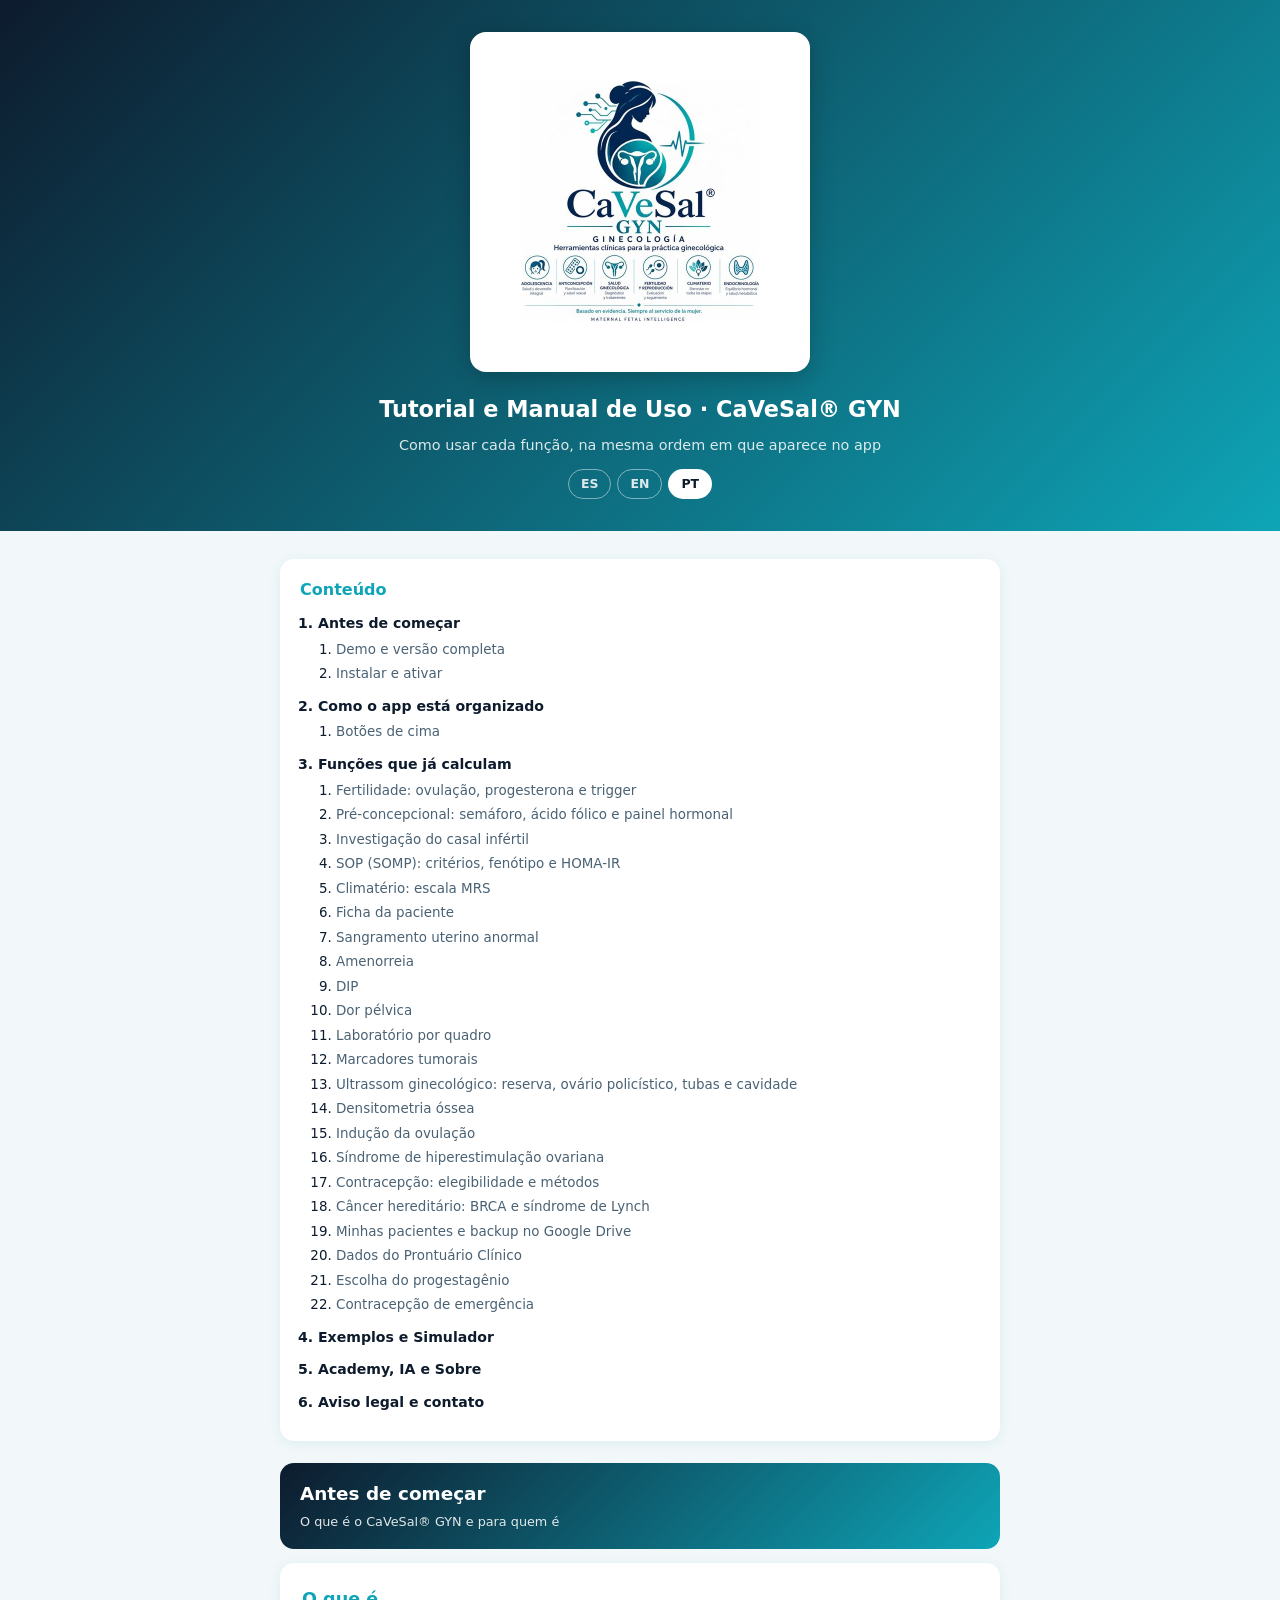
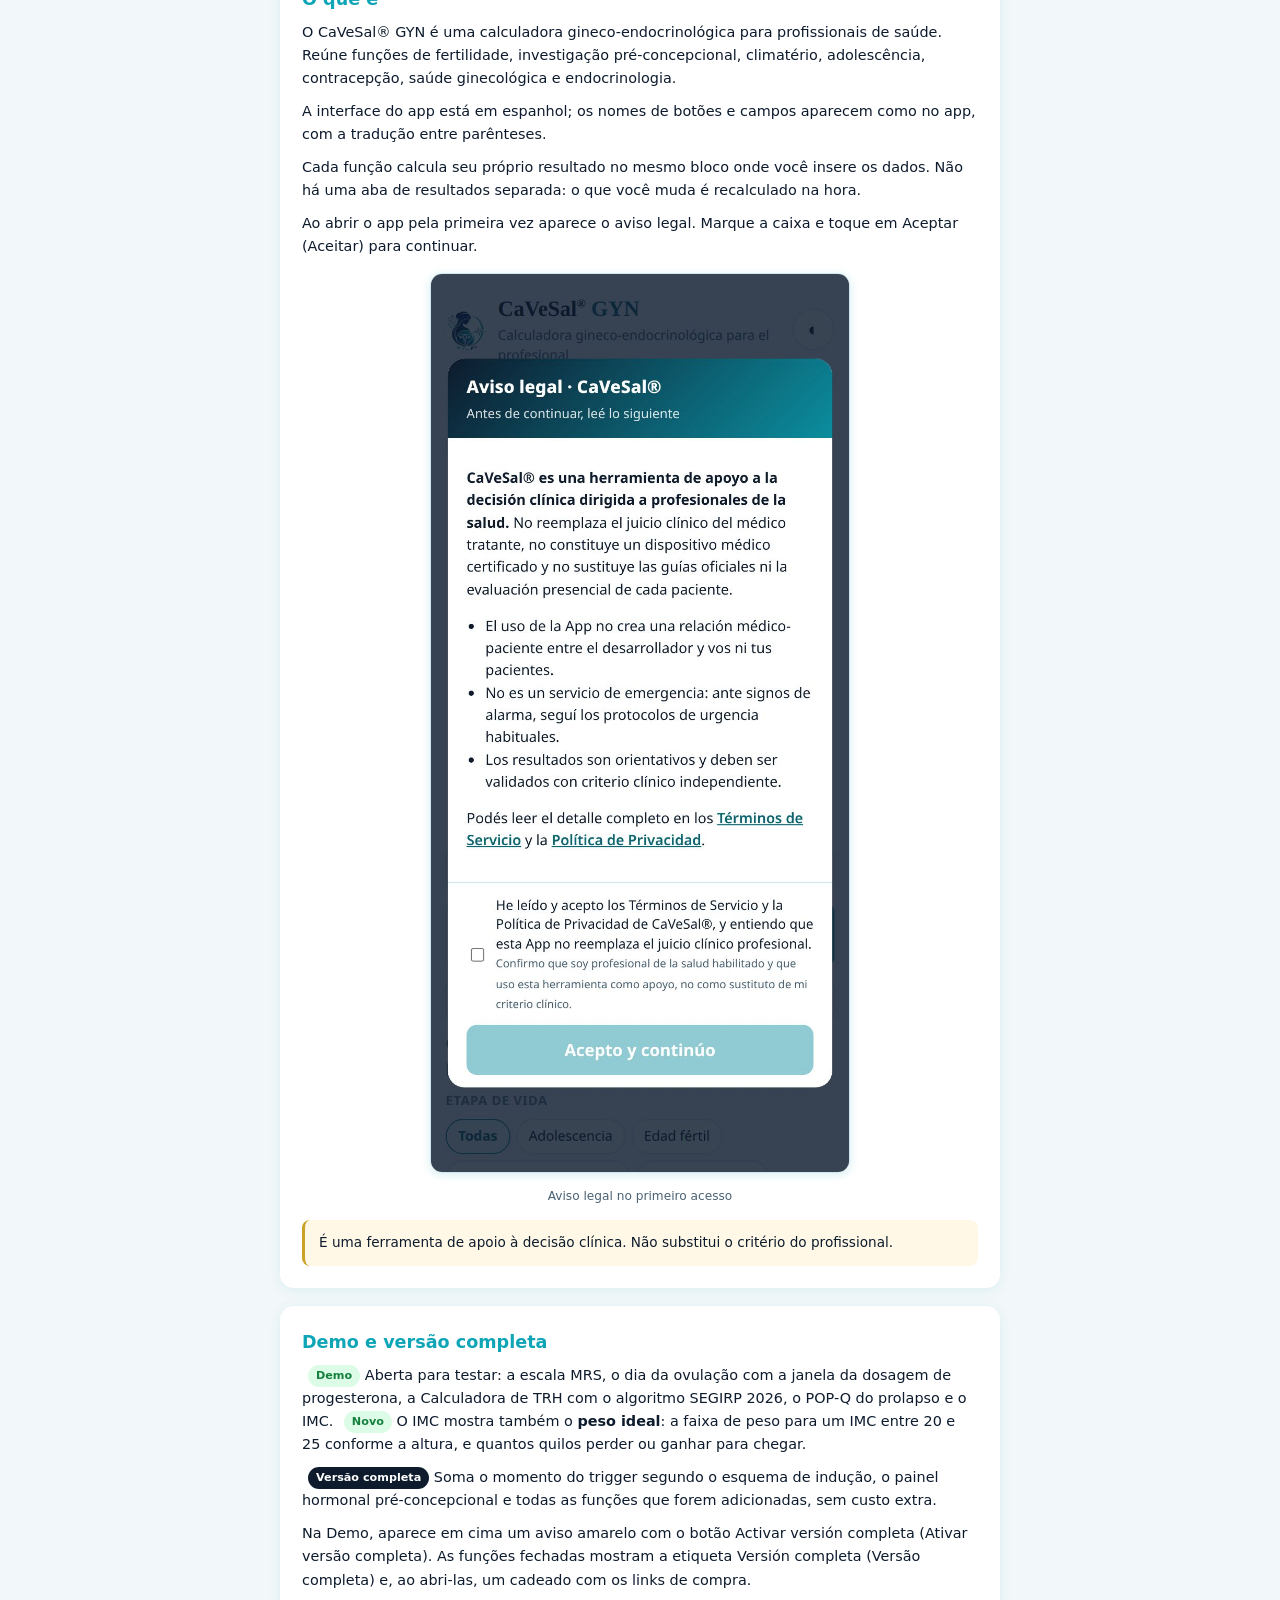
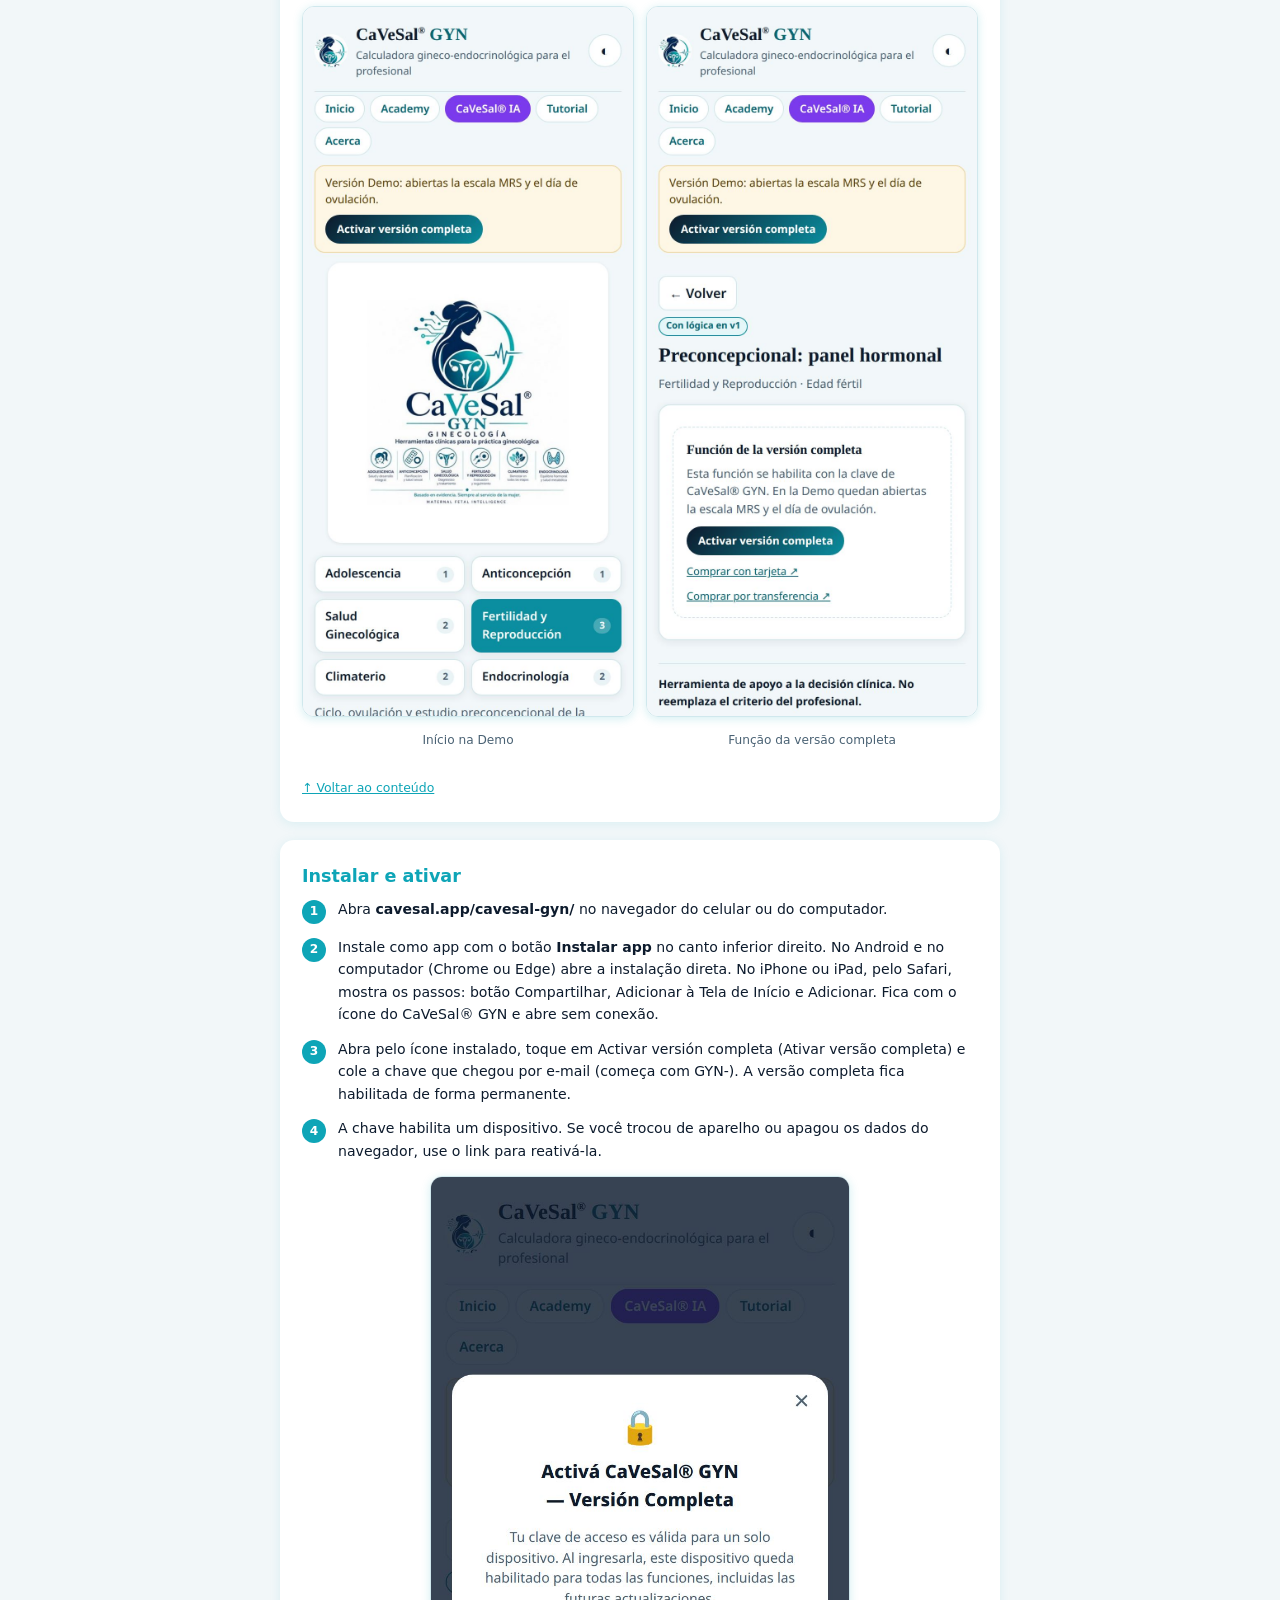
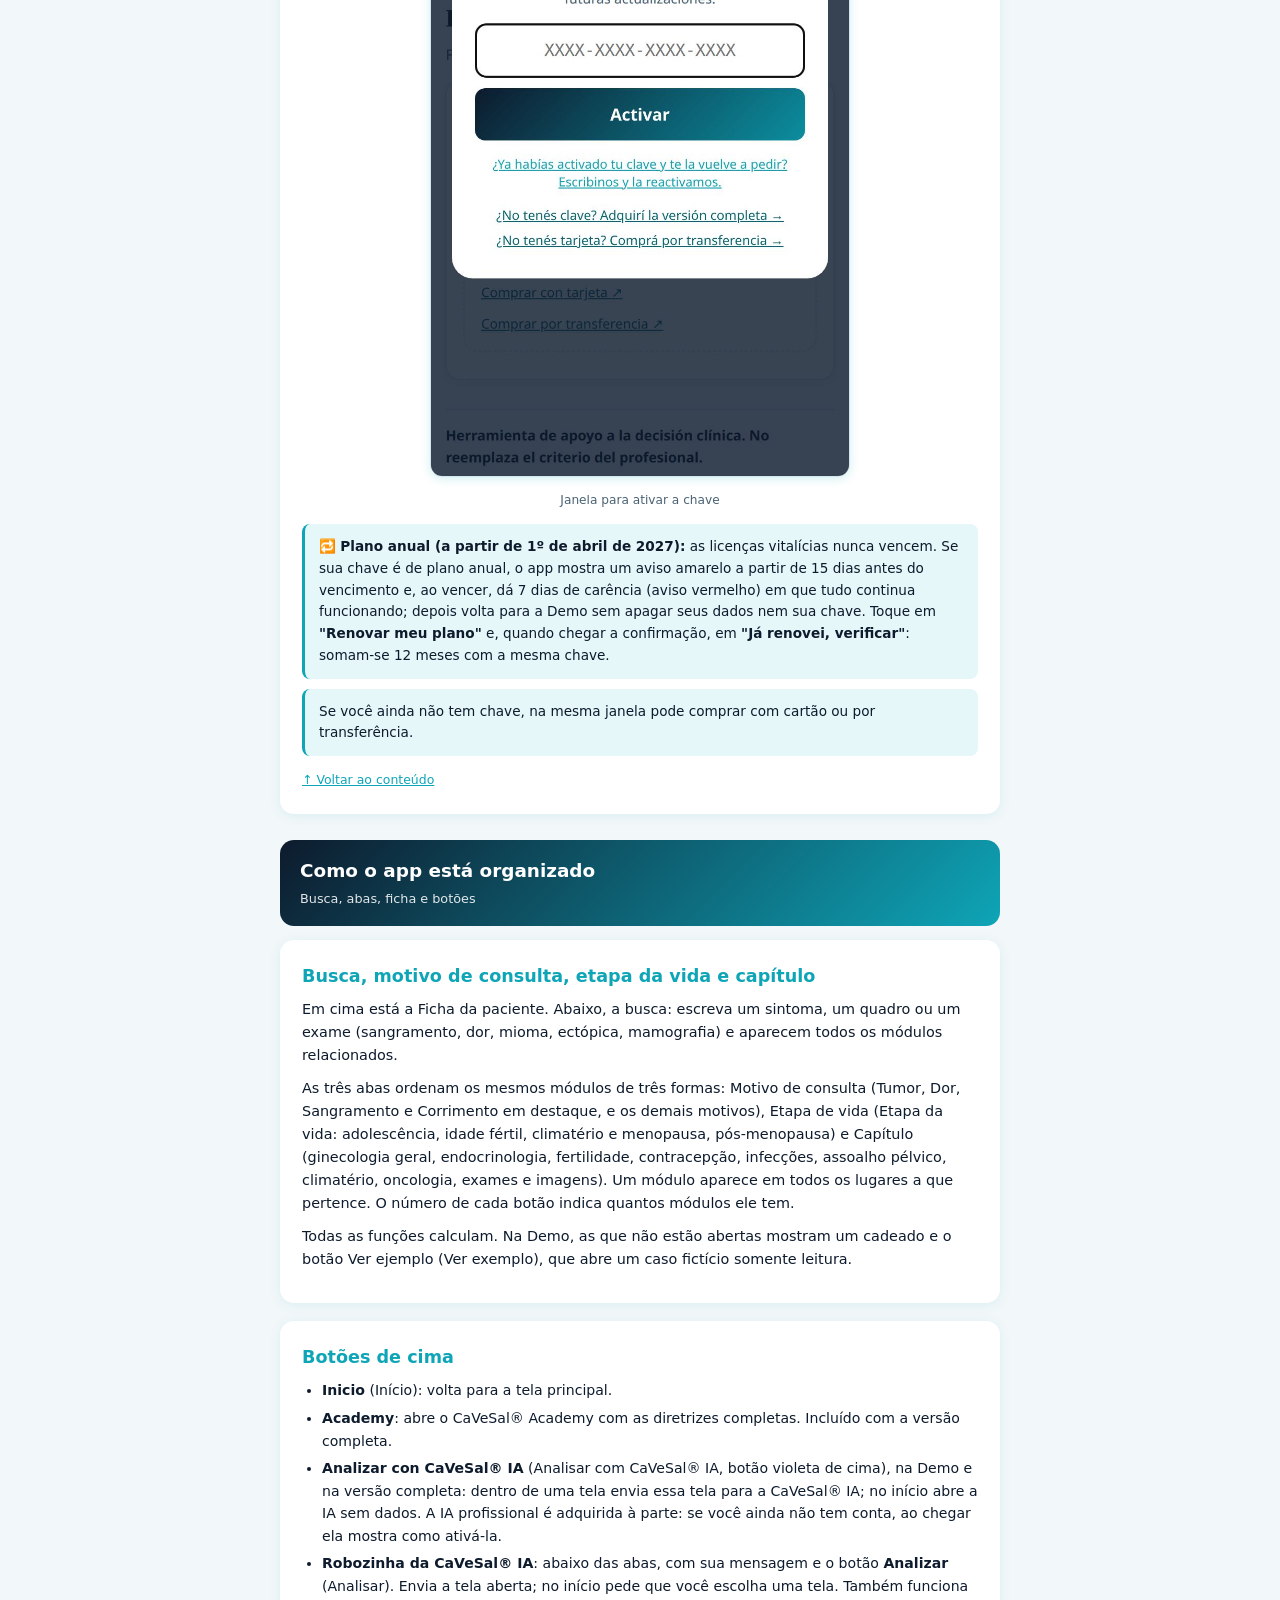
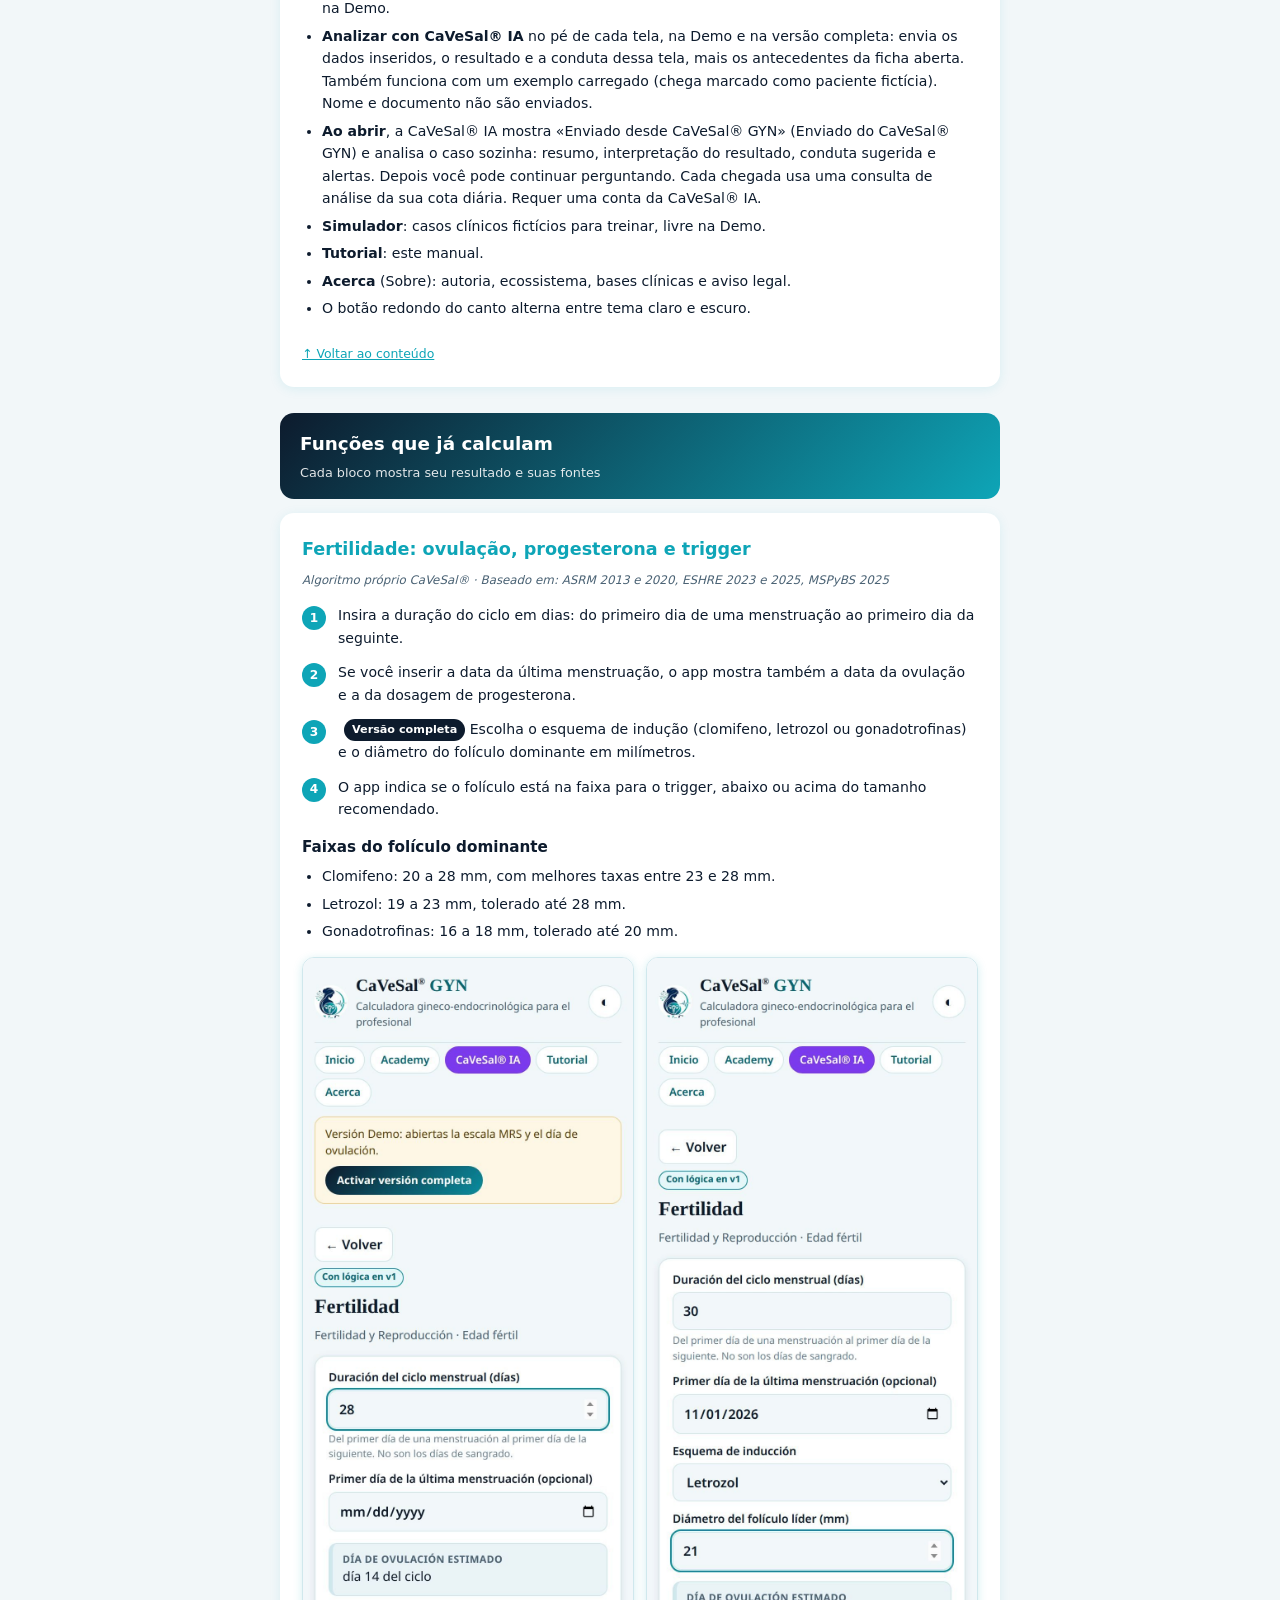
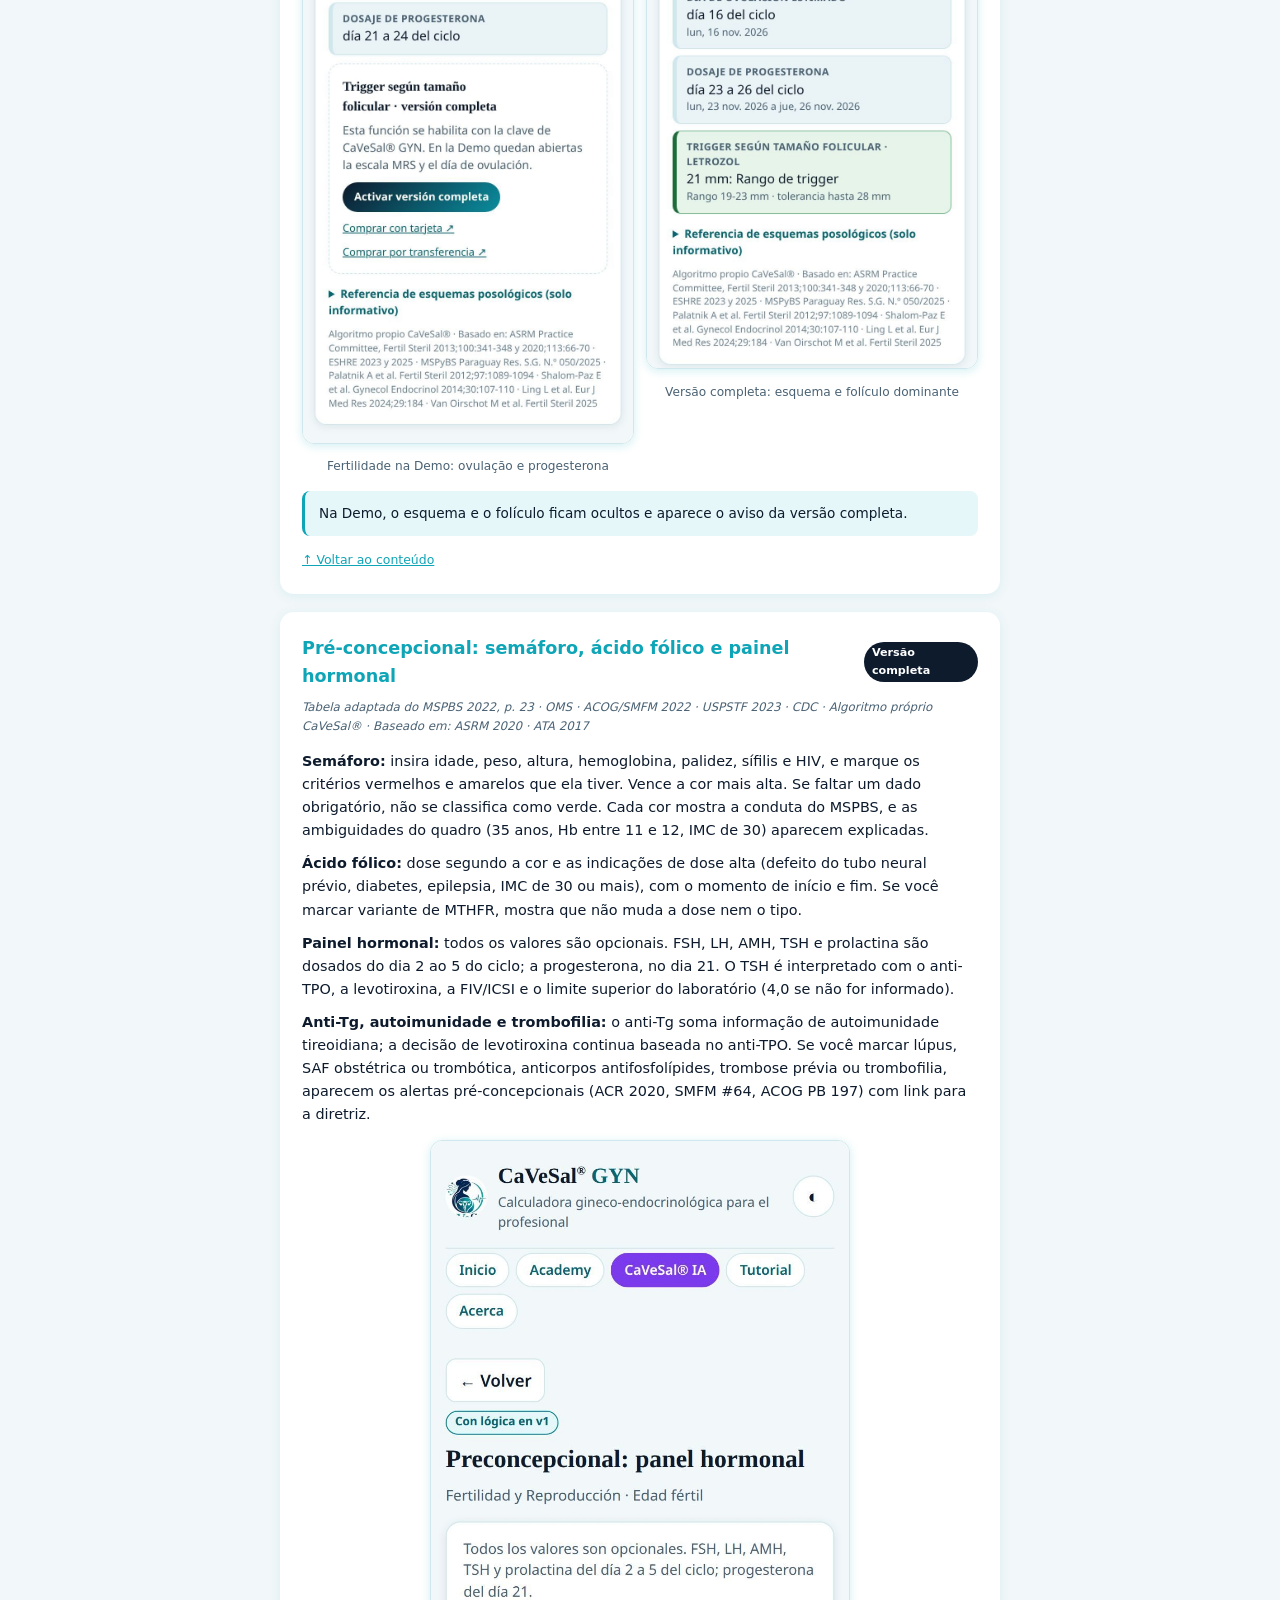
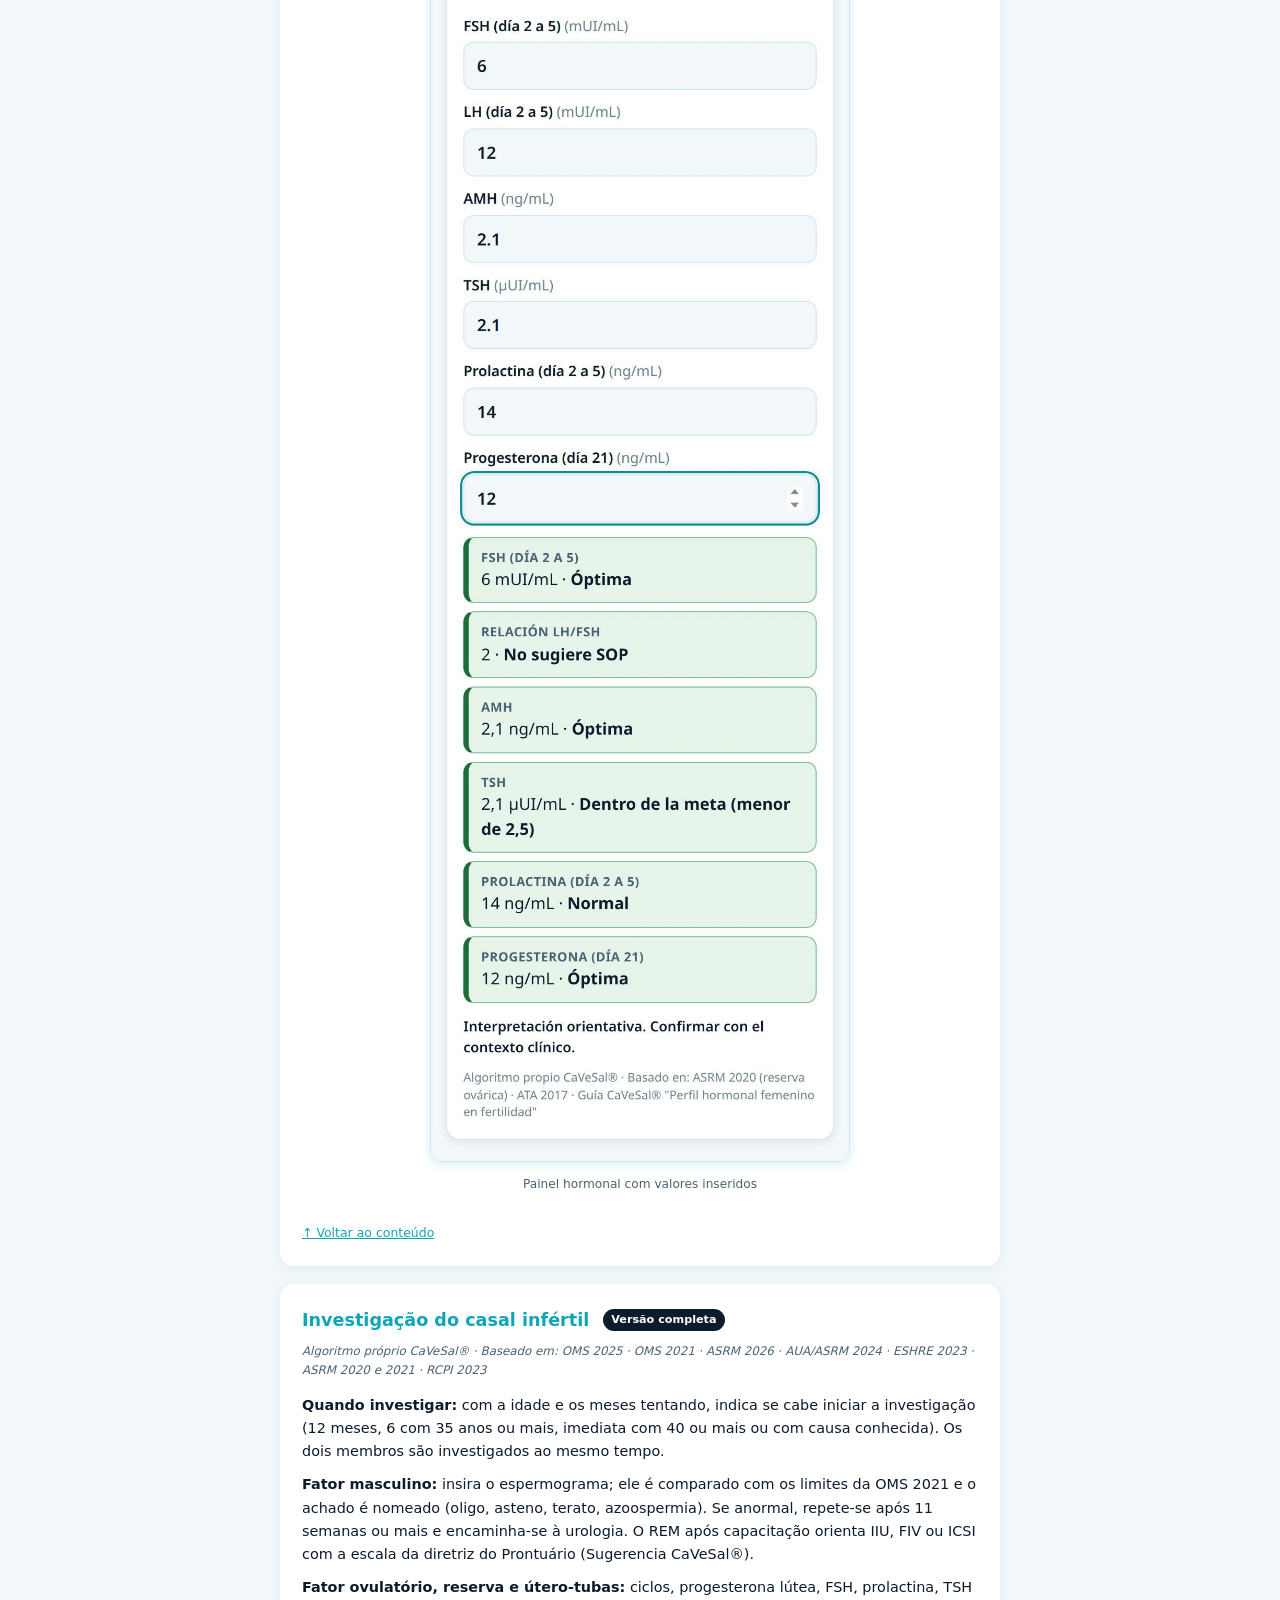
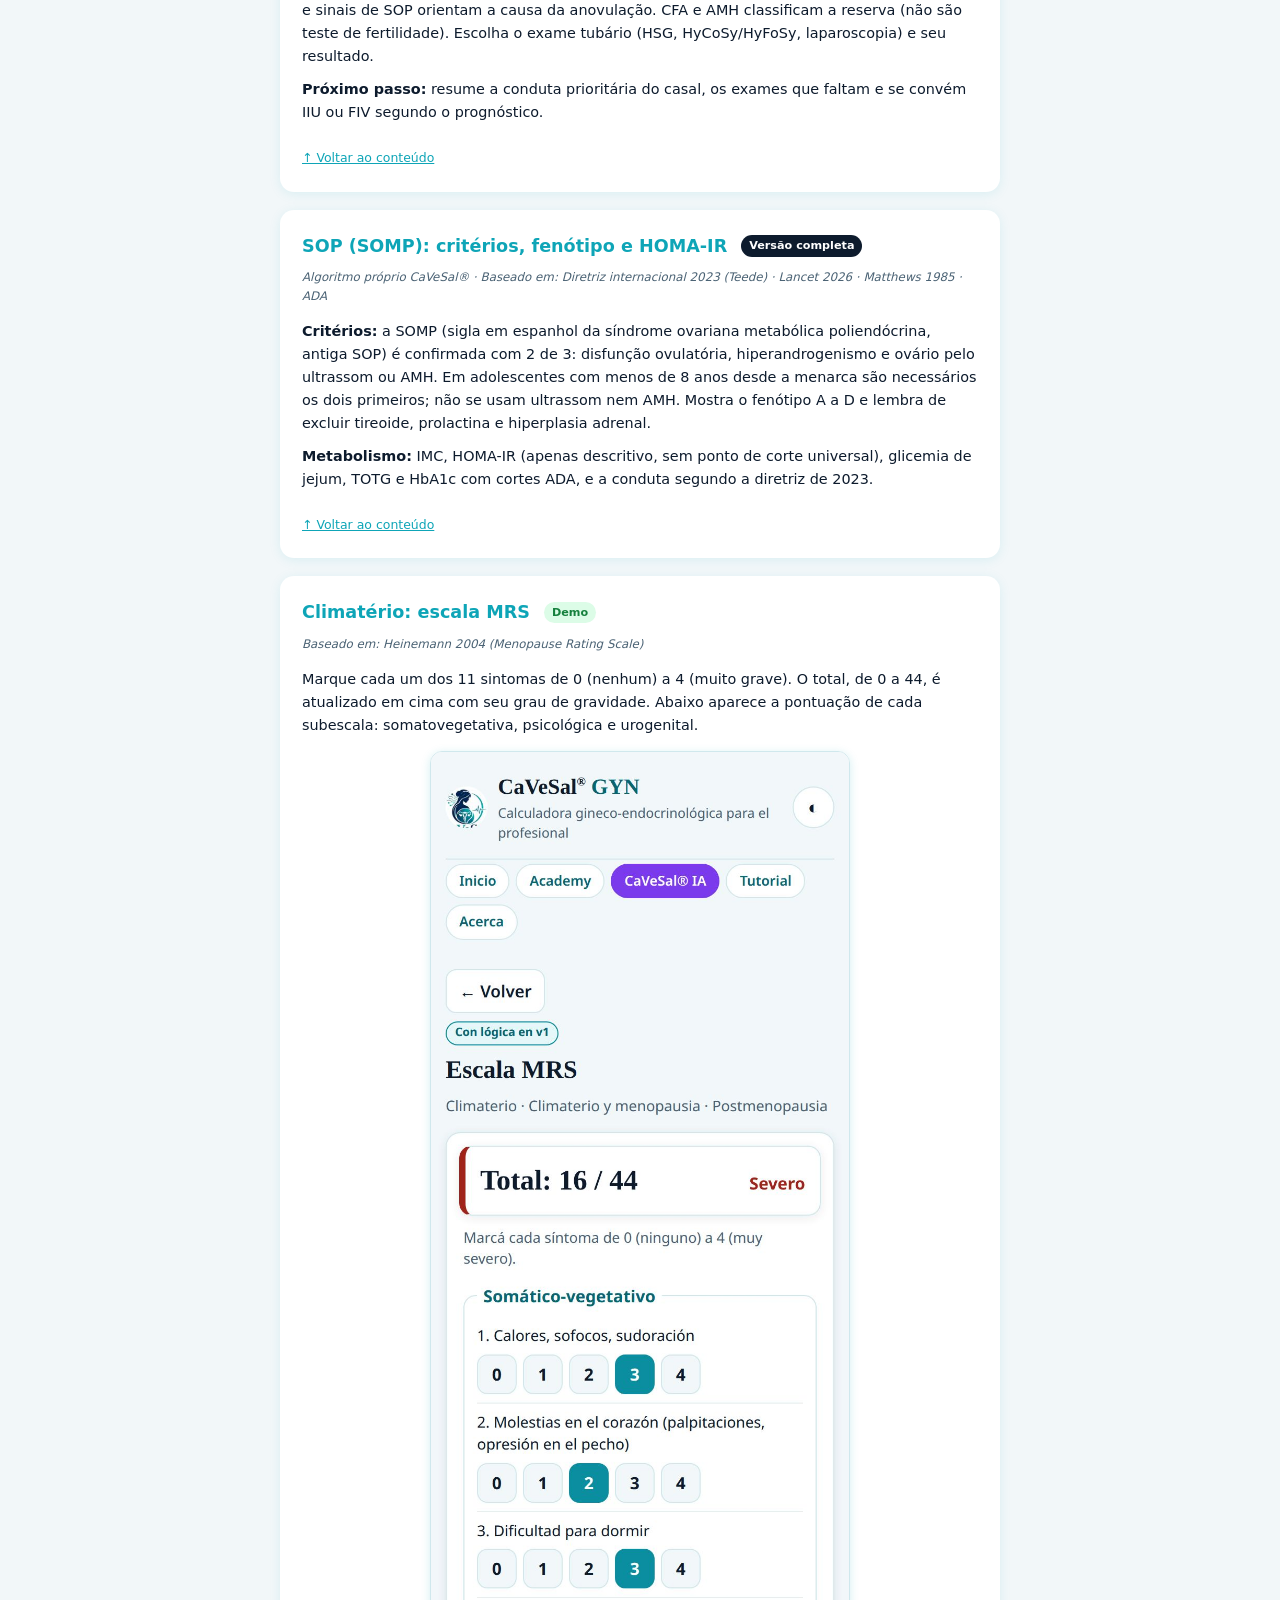
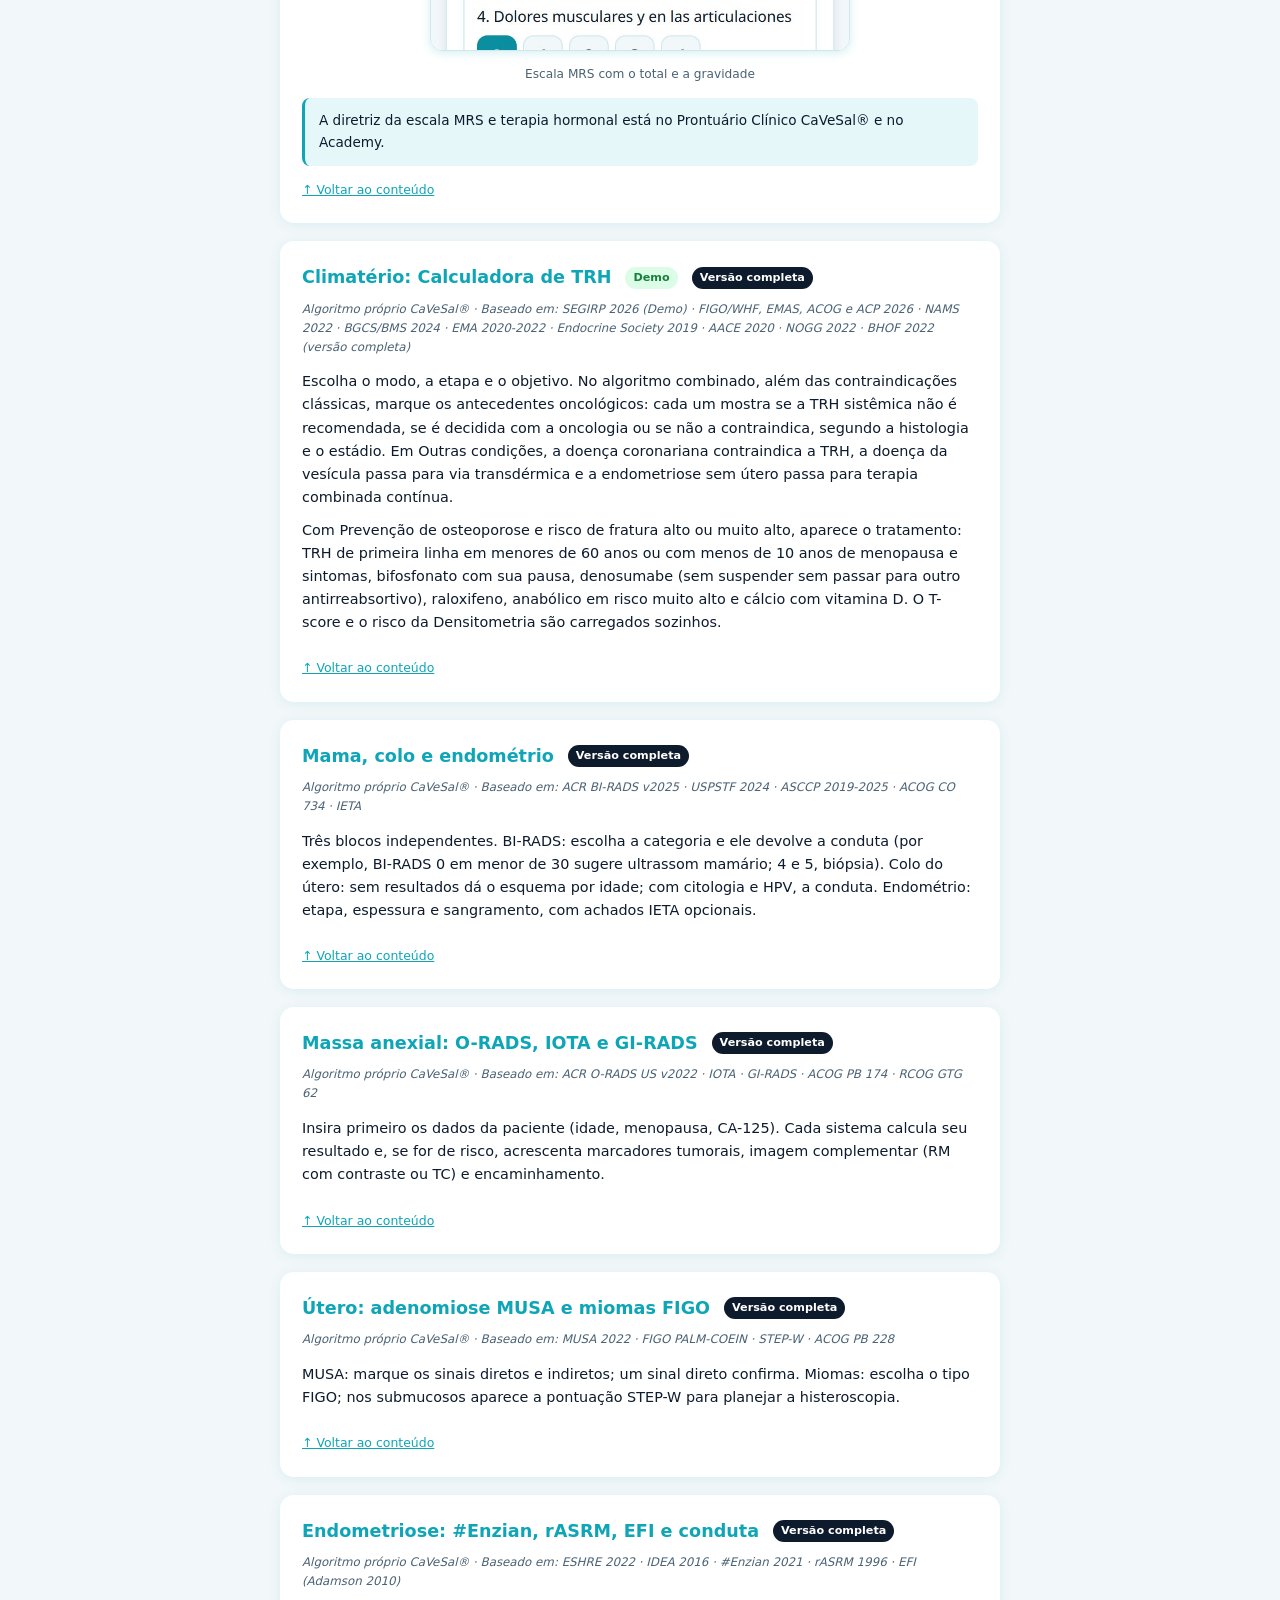
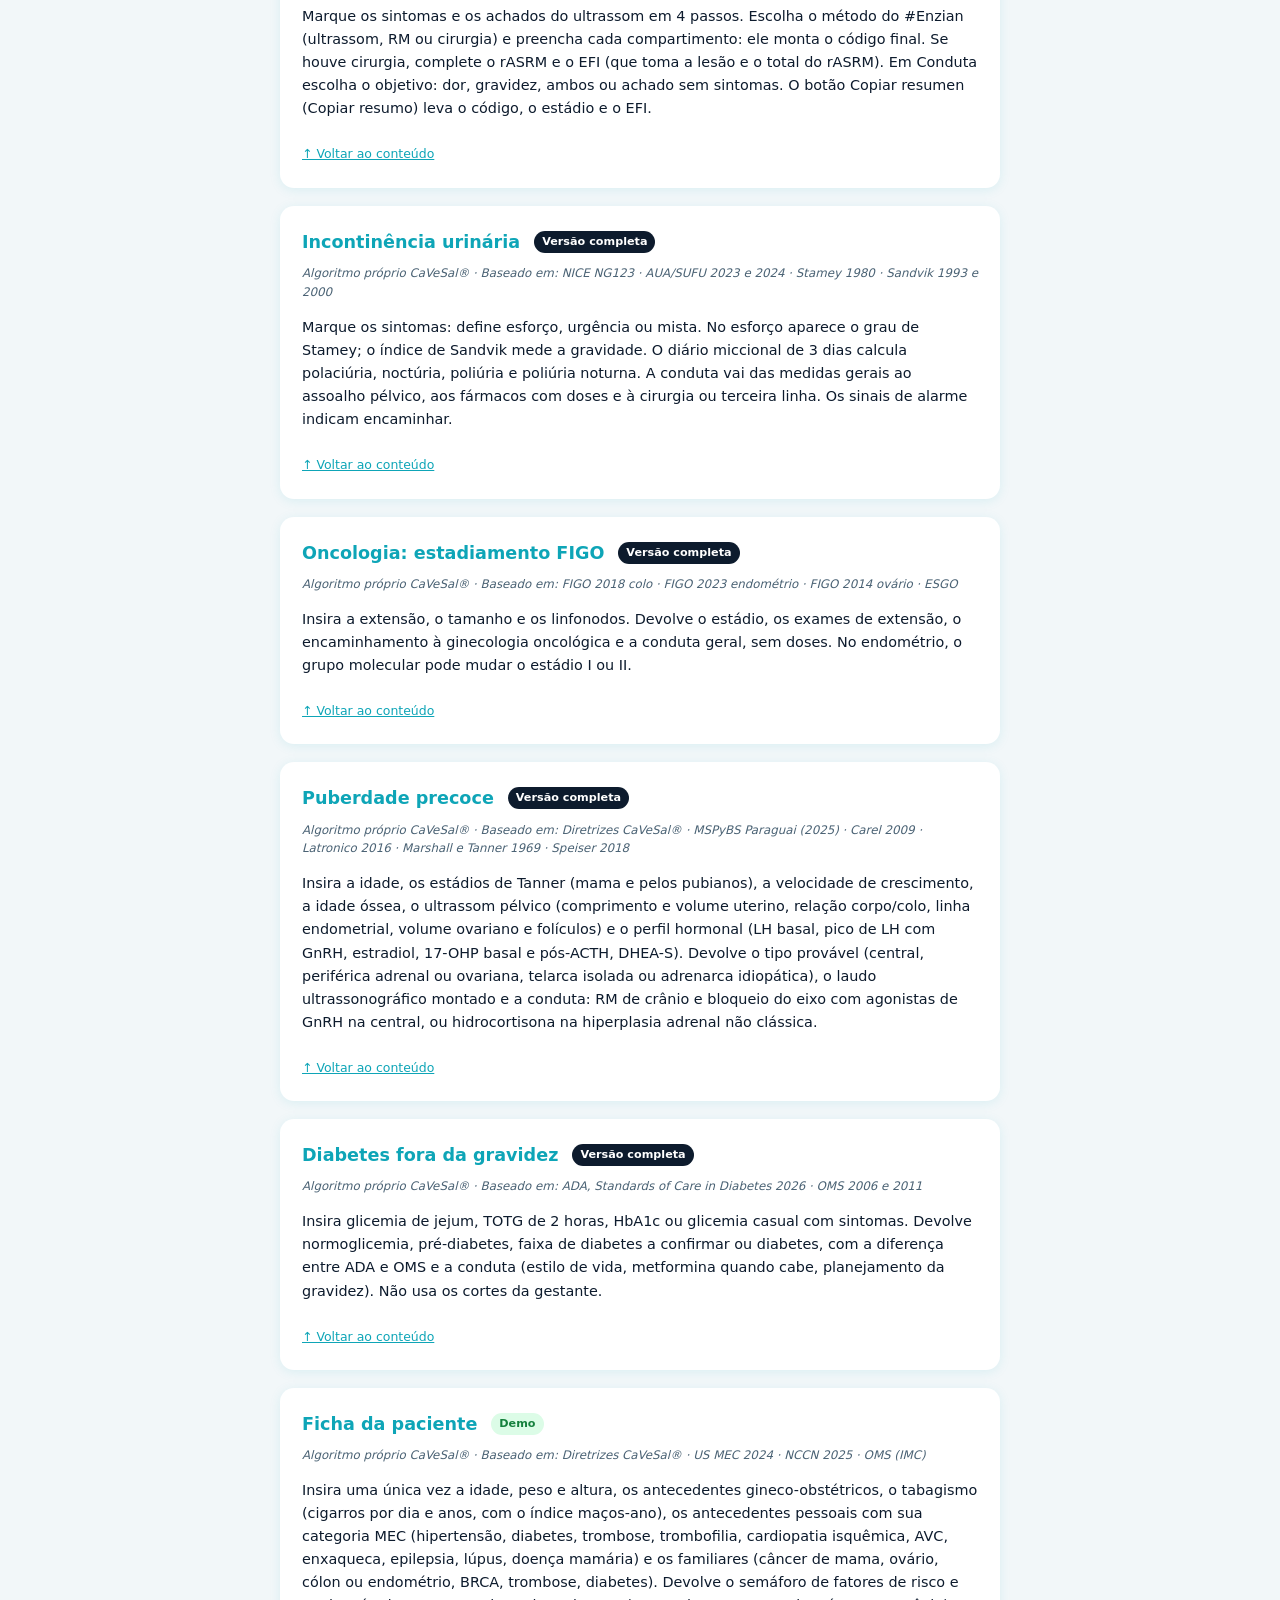
<file: manual-pt.html>
<!DOCTYPE html>
<html lang="pt-BR">
<head>
<meta charset="UTF-8">
<meta name="viewport" content="width=device-width, initial-scale=1.0">
<title>Tutorial e Manual de Uso · CaVeSal® GYN</title>
<meta name="description" content="Tutorial passo a passo do CaVeSal® GYN: fertilidade e trigger, painel hormonal pré-concepcional, escala MRS, Demo e versão completa.">
<meta name="robots" content="noindex, nofollow">
<meta name="author" content="CaVeSal"/>
<meta property="og:type" content="article"/>
<meta property="og:title" content="Tutorial e Manual de Uso · CaVeSal® GYN"/>
<meta property="og:description" content="Tutorial passo a passo do CaVeSal® GYN: fertilidade e trigger, painel hormonal, escala MRS, Demo e versão completa."/>
<meta property="og:url" content="https://cavesal.app/cavesal-gyn/manual-pt.html"/>
<meta property="og:image" content="https://cavesal.app/cavesal-gyn/og-cover-gyn.jpg"/>
<meta property="og:image:width" content="1200"/>
<meta property="og:image:height" content="630"/>
<meta property="og:site_name" content="CaVeSal®"/>
<meta property="og:locale" content="pt_BR"/>
<style>
  :root{
    --navy:#0D1B2D;--teal:#0EA5B7;--teal-lt:#e6f7f9;--slate:#4a6274;--mist:#f2f7f9;--border:#d0e8ed;--gold:#c9a227;
  }
  *{box-sizing:border-box;margin:0;padding:0}
  body{font-family:'Segoe UI',system-ui,sans-serif;background:var(--mist);color:var(--navy);line-height:1.6}
  header{background:linear-gradient(135deg,#0D1B2D,#0EA5B7);color:#fff;padding:32px 20px;text-align:center}
  header h1{font-size:1.4rem;font-weight:800}
  header p{font-size:.9rem;opacity:.85;margin-top:6px}
  .portada{display:block;width:100%;max-width:520px;margin:0 auto 20px;background:#fff;border-radius:16px;padding:10px;box-shadow:0 6px 24px rgba(0,0,0,.22)}
  .portada img{display:block;width:100%;height:auto;border-radius:10px}
  main{max-width:760px;margin:0 auto;padding:28px 20px 60px}

  nav.toc{background:#fff;border-radius:14px;padding:18px 20px;margin-bottom:22px;box-shadow:0 2px 12px rgba(14,165,183,.10)}
  nav.toc h2{font-size:1rem;color:var(--teal);margin-bottom:10px}
  nav.toc>ol{padding-left:18px;font-size:.88rem}
  nav.toc>ol>li{margin-bottom:10px;font-weight:700}
  nav.toc>ol>li>a{color:var(--navy);text-decoration:none}
  nav.toc ol ol{padding-left:18px;font-weight:400;margin-top:4px}
  nav.toc ol ol li{margin-bottom:3px;font-size:.84rem}
  nav.toc a{color:var(--navy);text-decoration:none}
  nav.toc ol ol a{color:var(--slate)}
  nav.toc a:hover{color:var(--teal)}

  .tab-divider{background:linear-gradient(135deg,#0D1B2D,#0EA5B7);color:#fff;border-radius:14px;padding:16px 20px;margin:26px 0 14px;scroll-margin-top:16px}
  .tab-divider:first-of-type{margin-top:0}
  .tab-divider h2{font-size:1.15rem;display:flex;align-items:center;gap:8px}
  .tab-divider p{font-size:.8rem;opacity:.88;margin-top:4px}

  section{background:#fff;border-radius:14px;padding:22px;margin-bottom:18px;box-shadow:0 2px 12px rgba(14,165,183,.10);scroll-margin-top:16px}
  section h2{font-size:1.1rem;color:var(--teal);margin-bottom:8px;display:flex;align-items:center;gap:8px}
  section h3{font-size:.95rem;color:var(--navy);margin:14px 0 6px}
  section .ref{font-size:.74rem;color:var(--slate);margin-bottom:14px;font-style:italic}
  section p{font-size:.9rem;margin-bottom:10px}

  .step{display:flex;gap:12px;margin-bottom:12px;align-items:flex-start}
  .step-num{background:var(--teal);color:#fff;width:24px;height:24px;border-radius:50%;display:flex;align-items:center;justify-content:center;font-size:.76rem;font-weight:800;flex-shrink:0;margin-top:2px}
  .step p{font-size:.88rem;margin:0}

  .tip{background:var(--teal-lt);border-left:3px solid var(--teal);border-radius:8px;padding:12px 14px;font-size:.85rem;margin-top:10px}
  .warn{background:#fff8e6;border-left:3px solid var(--gold);border-radius:8px;padding:12px 14px;font-size:.85rem;margin-top:10px}

  .shot{border:2px dashed var(--border);border-radius:12px;padding:22px;text-align:center;color:var(--slate);font-size:.82rem;margin:14px 0;background:#fafdfe}
  .shot .cam{font-size:1.6rem;display:block;margin-bottom:6px}
  .shot code{background:#eef7f9;padding:2px 6px;border-radius:5px;font-size:.78rem;color:var(--navy)}

  .new{background:#eafbf0;border-left:3px solid #0d8f4a;border-radius:8px;padding:10px 14px;font-size:.78rem;margin-bottom:10px;color:#0d6b38;font-weight:600;display:inline-block}

  .updated{font-size:.78rem;color:var(--slate);text-align:center;margin-top:20px}
  a{color:var(--teal)}
  .back-top{display:inline-block;margin-top:14px;font-size:.78rem}


  .fig{margin:14px 0;text-align:center}
  .fig img{max-width:100%;width:420px;border-radius:12px;box-shadow:0 2px 10px rgba(14,165,183,.18);border:1px solid var(--border)}
  .fig figcaption{font-size:.76rem;color:var(--slate);margin-top:6px}
  .two{display:grid;grid-template-columns:repeat(auto-fit,minmax(230px,1fr));gap:12px;margin:14px 0}
  .two .fig{margin:0}
  .two .fig img{width:100%}
  .two>*{min-width:0}.fig{min-width:0}.fig img{height:auto}
  .badge{display:inline-block;font-size:.7rem;font-weight:800;padding:2px 8px;border-radius:99px;margin-left:6px;vertical-align:middle}
  .b-full{background:#0D1B2D;color:#fff}.b-demo{background:#dcfce7;color:#15803d}
  ul.list{padding-left:20px;margin:6px 0 10px}ul.list li{font-size:.88rem;margin-bottom:5px}
  .ctas{display:flex;gap:10px;flex-wrap:wrap;margin-top:12px}
  .cta{display:inline-block;padding:10px 16px;border-radius:10px;font-weight:700;font-size:.86rem;text-decoration:none}
  .cta.dark{background:linear-gradient(135deg,#0D1B2D,#0EA5B7);color:#fff}
  .cta.line{border:1.5px solid var(--teal);color:var(--teal);background:#fff}

</style>
<style>.portada{max-width:340px}
@media print{.fig img,.two .fig img{width:auto;max-width:100%;max-height:120mm}.two{grid-template-columns:1fr 1fr}.fig{break-inside:avoid}.back-top{display:none}header{-webkit-print-color-adjust:exact;print-color-adjust:exact}.portada{max-width:240px}}</style>
<link rel="icon" type="image/png" href="assets/favicon.png">
<link rel="apple-touch-icon" href="assets/apple-touch-icon.png">
<meta name="apple-mobile-web-app-title" content="CaVeSal GYN">
<link rel="alternate" hreflang="es" href="https://cavesal.app/cavesal-gyn/manual.html"/>
<link rel="alternate" hreflang="en" href="https://cavesal.app/cavesal-gyn/manual-en.html"/>
<link rel="alternate" hreflang="pt-BR" href="https://cavesal.app/cavesal-gyn/manual-pt.html"/>
<link rel="alternate" hreflang="x-default" href="https://cavesal.app/cavesal-gyn/manual.html"/>
<style>.lang-sw{display:flex;justify-content:center;gap:6px;margin-top:12px;flex-wrap:wrap}.lang-sw a{color:#fff;text-decoration:none;font-size:.78rem;font-weight:700;padding:4px 12px;border-radius:999px;border:1px solid rgba(255,255,255,.55);opacity:.85}.lang-sw a[aria-current]{background:#fff;color:#0D1B2D;opacity:1}</style>
</head>
<body>
<header>
  <div class="portada"><img src="assets/logo-gyn.jpg" width="640" height="640" alt="CaVeSal® GYN · Ginecología · Herramientas clínicas para la práctica ginecológica"></div>
  <h1>Tutorial e Manual de Uso · CaVeSal® GYN</h1>
  <p>Como usar cada função, na mesma ordem em que aparece no app</p>
  <nav class="lang-sw" aria-label="Idioma / Language"><a href="manual.html" lang="es">ES</a><a href="manual-en.html" lang="en">EN</a><a href="manual-pt.html" lang="pt" aria-current="page">PT</a></nav>
</header>
<main>
<nav class="toc" id="top">
  <h2>Conteúdo</h2>
  <ol>
    <li><a href="#intro">Antes de começar</a><ol><li><a href="#demo-full">Demo e versão completa</a></li><li><a href="#instalar">Instalar e ativar</a></li></ol></li>
    <li><a href="#organizacion">Como o app está organizado</a><ol><li><a href="#botones">Botões de cima</a></li></ol></li>
    <li><a href="#funciones">Funções que já calculam</a><ol><li><a href="#fertilidad">Fertilidade: ovulação, progesterona e trigger</a></li><li><a href="#preconcepcional">Pré-concepcional: semáforo, ácido fólico e painel hormonal</a></li><li><a href="#pareja">Investigação do casal infértil</a></li><li><a href="#somp">SOP (SOMP): critérios, fenótipo e HOMA-IR</a></li><li><a href="#mrs">Climatério: escala MRS</a></li><li><a href="#ficha">Ficha da paciente</a></li><li><a href="#hua">Sangramento uterino anormal</a></li><li><a href="#amenorrea">Amenorreia</a></li><li><a href="#epi">DIP</a></li><li><a href="#dolor">Dor pélvica</a></li><li><a href="#laboratorio">Laboratório por quadro</a></li><li><a href="#marcadores">Marcadores tumorais</a></li><li><a href="#ecogin">Ultrassom ginecológico: reserva, ovário policístico, tubas e cavidade</a></li><li><a href="#densitometria">Densitometria óssea</a></li><li><a href="#induccion">Indução da ovulação</a></li><li><a href="#sho">Síndrome de hiperestimulação ovariana</a></li><li><a href="#metodos">Contracepção: elegibilidade e métodos</a></li><li><a href="#genetica">Câncer hereditário: BRCA e síndrome de Lynch</a></li><li><a href="#pacientes">Minhas pacientes e backup no Google Drive</a></li><li><a href="#puente-hc">Dados do Prontuário Clínico</a></li><li><a href="#progestagenos">Escolha do progestagênio</a></li><li><a href="#aemergencia">Contracepção de emergência</a></li></ol></li>
    <li><a href="#ejemplos">Exemplos e Simulador</a></li>
    <li><a href="#ecosistema">Academy, IA e Sobre</a></li>
    <li><a href="#legal">Aviso legal e contato</a></li>
  </ol>
</nav>

<div class="tab-divider" id="intro"><h2>Antes de começar</h2><p>O que é o CaVeSal® GYN e para quem é</p></div>
<section>
  <h2>O que é</h2>
  <p>O CaVeSal® GYN é uma calculadora gineco-endocrinológica para profissionais de saúde. Reúne funções de fertilidade, investigação pré-concepcional, climatério, adolescência, contracepção, saúde ginecológica e endocrinologia.</p>
  <p>A interface do app está em espanhol; os nomes de botões e campos aparecem como no app, com a tradução entre parênteses.</p>
  <p>Cada função calcula seu próprio resultado no mesmo bloco onde você insere os dados. Não há uma aba de resultados separada: o que você muda é recalculado na hora.</p>
  <p>Ao abrir o app pela primeira vez aparece o aviso legal. Marque a caixa e toque em Aceptar (Aceitar) para continuar.</p>
  <figure class="fig"><img src="img/manual/01-aviso.jpg" alt="Aviso legal al primer ingreso"><figcaption>Aviso legal no primeiro acesso</figcaption></figure>
  <div class="warn">É uma ferramenta de apoio à decisão clínica. Não substitui o critério do profissional.</div>
</section>
<section id="demo-full">
  <h2>Demo e versão completa</h2>
  <p><span class="badge b-demo">Demo</span> Aberta para testar: a escala MRS, o dia da ovulação com a janela da dosagem de progesterona, a Calculadora de TRH com o algoritmo SEGIRP 2026, o POP-Q do prolapso e o IMC. <span class="badge b-demo">Novo</span> O IMC mostra também o <b>peso ideal</b>: a faixa de peso para um IMC entre 20 e 25 conforme a altura, e quantos quilos perder ou ganhar para chegar.</p>
  <p><span class="badge b-full">Versão completa</span> Soma o momento do trigger segundo o esquema de indução, o painel hormonal pré-concepcional e todas as funções que forem adicionadas, sem custo extra.</p>
  <p>Na Demo, aparece em cima um aviso amarelo com o botão Activar versión completa (Ativar versão completa). As funções fechadas mostram a etiqueta Versión completa (Versão completa) e, ao abri-las, um cadeado com os links de compra.</p>
  <div class="two"><figure class="fig"><img src="img/manual/02-inicio-demo.jpg" alt="Inicio en Demo"><figcaption>Início na Demo</figcaption></figure><figure class="fig"><img src="img/manual/03-bloqueo.jpg" alt="Función de la versión completa" loading="lazy" width="400" height="860"><figcaption>Função da versão completa</figcaption></figure></div>
  <a class="back-top" href="#top">↑ Voltar ao conteúdo</a>
</section>
<section id="instalar">
  <h2>Instalar e ativar</h2>
  <div class="step"><span class="step-num">1</span><p>Abra <b>cavesal.app/cavesal-gyn/</b> no navegador do celular ou do computador.</p></div><div class="step"><span class="step-num">2</span><p>Instale como app com o botão <b>Instalar app</b> no canto inferior direito. No Android e no computador (Chrome ou Edge) abre a instalação direta. No iPhone ou iPad, pelo Safari, mostra os passos: botão Compartilhar, Adicionar à Tela de Início e Adicionar. Fica com o ícone do CaVeSal® GYN e abre sem conexão.</p></div><div class="step"><span class="step-num">3</span><p>Abra pelo ícone instalado, toque em Activar versión completa (Ativar versão completa) e cole a chave que chegou por e-mail (começa com GYN-). A versão completa fica habilitada de forma permanente.</p></div><div class="step"><span class="step-num">4</span><p>A chave habilita um dispositivo. Se você trocou de aparelho ou apagou os dados do navegador, use o link para reativá-la.</p></div>
  <figure class="fig"><img src="img/manual/04-activar.jpg" alt="Ventana para activar la clave"><figcaption>Janela para ativar a chave</figcaption></figure>
  <div class="tip">🔁 <strong>Plano anual (a partir de 1º de abril de 2027):</strong> as licenças vitalícias nunca vencem. Se sua chave é de plano anual, o app mostra um aviso amarelo a partir de 15 dias antes do vencimento e, ao vencer, dá 7 dias de carência (aviso vermelho) em que tudo continua funcionando; depois volta para a Demo sem apagar seus dados nem sua chave. Toque em <strong>"Renovar meu plano"</strong> e, quando chegar a confirmação, em <strong>"Já renovei, verificar"</strong>: somam-se 12 meses com a mesma chave.</div>
  <div class="tip">Se você ainda não tem chave, na mesma janela pode comprar com cartão ou por transferência.</div>
  <a class="back-top" href="#top">↑ Voltar ao conteúdo</a>
</section>

<div class="tab-divider" id="organizacion"><h2>Como o app está organizado</h2><p>Busca, abas, ficha e botões</p></div>
<section>
  <h2>Busca, motivo de consulta, etapa da vida e capítulo</h2>
  <p>Em cima está a Ficha da paciente. Abaixo, a busca: escreva um sintoma, um quadro ou um exame (sangramento, dor, mioma, ectópica, mamografia) e aparecem todos os módulos relacionados.</p>
  <p>As três abas ordenam os mesmos módulos de três formas: Motivo de consulta (Tumor, Dor, Sangramento e Corrimento em destaque, e os demais motivos), Etapa de vida (Etapa da vida: adolescência, idade fértil, climatério e menopausa, pós-menopausa) e Capítulo (ginecologia geral, endocrinologia, fertilidade, contracepção, infecções, assoalho pélvico, climatério, oncologia, exames e imagens). Um módulo aparece em todos os lugares a que pertence. O número de cada botão indica quantos módulos ele tem.</p>
  <p>Todas as funções calculam. Na Demo, as que não estão abertas mostram um cadeado e o botão Ver ejemplo (Ver exemplo), que abre um caso fictício somente leitura.</p>
</section>
<section id="botones">
  <h2>Botões de cima</h2>
  <ul class="list">
    <li><b>Inicio</b> (Início): volta para a tela principal.</li>
    <li><b>Academy</b>: abre o CaVeSal® Academy com as diretrizes completas. Incluído com a versão completa.</li>
    <li><b>Analizar con CaVeSal® IA</b> (Analisar com CaVeSal® IA, botão violeta de cima), na Demo e na versão completa: dentro de uma tela envia essa tela para a CaVeSal® IA; no início abre a IA sem dados. A IA profissional é adquirida à parte: se você ainda não tem conta, ao chegar ela mostra como ativá-la.</li>
    <li><b>Robozinha da CaVeSal® IA</b>: abaixo das abas, com sua mensagem e o botão <b>Analizar</b> (Analisar). Envia a tela aberta; no início pede que você escolha uma tela. Também funciona na Demo.</li>
    <li><b>Analizar con CaVeSal® IA</b> no pé de cada tela, na Demo e na versão completa: envia os dados inseridos, o resultado e a conduta dessa tela, mais os antecedentes da ficha aberta. Também funciona com um exemplo carregado (chega marcado como paciente fictícia). Nome e documento não são enviados.</li>
    <li><b>Ao abrir</b>, a CaVeSal® IA mostra «Enviado desde CaVeSal® GYN» (Enviado do CaVeSal® GYN) e analisa o caso sozinha: resumo, interpretação do resultado, conduta sugerida e alertas. Depois você pode continuar perguntando. Cada chegada usa uma consulta de análise da sua cota diária. Requer uma conta da CaVeSal® IA.</li>
    <li><b>Simulador</b>: casos clínicos fictícios para treinar, livre na Demo.</li>
    <li><b>Tutorial</b>: este manual.</li>
    <li><b>Acerca</b> (Sobre): autoria, ecossistema, bases clínicas e aviso legal.</li>
    <li>O botão redondo do canto alterna entre tema claro e escuro.</li>
  </ul>
  <a class="back-top" href="#top">↑ Voltar ao conteúdo</a>
</section>

<div class="tab-divider" id="funciones"><h2>Funções que já calculam</h2><p>Cada bloco mostra seu resultado e suas fontes</p></div>
<section id="fertilidad">
  <h2>Fertilidade: ovulação, progesterona e trigger</h2>
  <p class="ref">Algoritmo próprio CaVeSal® · Baseado em: ASRM 2013 e 2020, ESHRE 2023 e 2025, MSPyBS 2025</p>
  <div class="step"><span class="step-num">1</span><p>Insira a duração do ciclo em dias: do primeiro dia de uma menstruação ao primeiro dia da seguinte.</p></div><div class="step"><span class="step-num">2</span><p>Se você inserir a data da última menstruação, o app mostra também a data da ovulação e a da dosagem de progesterona.</p></div><div class="step"><span class="step-num">3</span><p><span class="badge b-full">Versão completa</span> Escolha o esquema de indução (clomifeno, letrozol ou gonadotrofinas) e o diâmetro do folículo dominante em milímetros.</p></div><div class="step"><span class="step-num">4</span><p>O app indica se o folículo está na faixa para o trigger, abaixo ou acima do tamanho recomendado.</p></div>
  <h3>Faixas do folículo dominante</h3>
  <ul class="list">
    <li>Clomifeno: 20 a 28 mm, com melhores taxas entre 23 e 28 mm.</li>
    <li>Letrozol: 19 a 23 mm, tolerado até 28 mm.</li>
    <li>Gonadotrofinas: 16 a 18 mm, tolerado até 20 mm.</li>
  </ul>
  <div class="two"><figure class="fig"><img src="img/manual/05-fertilidad-demo.jpg" alt="Fertilidad en Demo: ovulación y progesterona"><figcaption>Fertilidade na Demo: ovulação e progesterona</figcaption></figure><figure class="fig"><img src="img/manual/06-fertilidad.jpg" alt="Versión completa: esquema y folículo líder" loading="lazy" width="400" height="860"><figcaption>Versão completa: esquema e folículo dominante</figcaption></figure></div>
  <div class="tip">Na Demo, o esquema e o folículo ficam ocultos e aparece o aviso da versão completa.</div>
  <a class="back-top" href="#top">↑ Voltar ao conteúdo</a>
</section>
<section id="preconcepcional">
  <h2>Pré-concepcional: semáforo, ácido fólico e painel hormonal <span class="badge b-full">Versão completa</span></h2>
  <p class="ref">Tabela adaptada do MSPBS 2022, p. 23 · OMS · ACOG/SMFM 2022 · USPSTF 2023 · CDC · Algoritmo próprio CaVeSal® · Baseado em: ASRM 2020 · ATA 2017</p>
  <p><b>Semáforo:</b> insira idade, peso, altura, hemoglobina, palidez, sífilis e HIV, e marque os critérios vermelhos e amarelos que ela tiver. Vence a cor mais alta. Se faltar um dado obrigatório, não se classifica como verde. Cada cor mostra a conduta do MSPBS, e as ambiguidades do quadro (35 anos, Hb entre 11 e 12, IMC de 30) aparecem explicadas.</p>
  <p><b>Ácido fólico:</b> dose segundo a cor e as indicações de dose alta (defeito do tubo neural prévio, diabetes, epilepsia, IMC de 30 ou mais), com o momento de início e fim. Se você marcar variante de MTHFR, mostra que não muda a dose nem o tipo.</p>
  <p><b>Painel hormonal:</b> todos os valores são opcionais. FSH, LH, AMH, TSH e prolactina são dosados do dia 2 ao 5 do ciclo; a progesterona, no dia 21. O TSH é interpretado com o anti-TPO, a levotiroxina, a FIV/ICSI e o limite superior do laboratório (4,0 se não for informado).</p>
  <p><b>Anti-Tg, autoimunidade e trombofilia:</b> o anti-Tg soma informação de autoimunidade tireoidiana; a decisão de levotiroxina continua baseada no anti-TPO. Se você marcar lúpus, SAF obstétrica ou trombótica, anticorpos antifosfolípides, trombose prévia ou trombofilia, aparecem os alertas pré-concepcionais (ACR 2020, SMFM #64, ACOG PB 197) com link para a diretriz.</p>
  <figure class="fig"><img src="img/manual/07-panel.jpg" alt="Panel hormonal con valores cargados"><figcaption>Painel hormonal com valores inseridos</figcaption></figure>
  <a class="back-top" href="#top">↑ Voltar ao conteúdo</a>
</section>
<section id="pareja">
  <h2>Investigação do casal infértil <span class="badge b-full">Versão completa</span></h2>
  <p class="ref">Algoritmo próprio CaVeSal® · Baseado em: OMS 2025 · OMS 2021 · ASRM 2026 · AUA/ASRM 2024 · ESHRE 2023 · ASRM 2020 e 2021 · RCPI 2023</p>
  <p><b>Quando investigar:</b> com a idade e os meses tentando, indica se cabe iniciar a investigação (12 meses, 6 com 35 anos ou mais, imediata com 40 ou mais ou com causa conhecida). Os dois membros são investigados ao mesmo tempo.</p>
  <p><b>Fator masculino:</b> insira o espermograma; ele é comparado com os limites da OMS 2021 e o achado é nomeado (oligo, asteno, terato, azoospermia). Se anormal, repete-se após 11 semanas ou mais e encaminha-se à urologia. O REM após capacitação orienta IIU, FIV ou ICSI com a escala da diretriz do Prontuário (Sugerencia CaVeSal®).</p>
  <p><b>Fator ovulatório, reserva e útero-tubas:</b> ciclos, progesterona lútea, FSH, prolactina, TSH e sinais de SOP orientam a causa da anovulação. CFA e AMH classificam a reserva (não são teste de fertilidade). Escolha o exame tubário (HSG, HyCoSy/HyFoSy, laparoscopia) e seu resultado.</p>
  <p><b>Próximo passo:</b> resume a conduta prioritária do casal, os exames que faltam e se convém IIU ou FIV segundo o prognóstico.</p>
  <a class="back-top" href="#top">↑ Voltar ao conteúdo</a>
</section>
<section id="somp">
  <h2>SOP (SOMP): critérios, fenótipo e HOMA-IR <span class="badge b-full">Versão completa</span></h2>
  <p class="ref">Algoritmo próprio CaVeSal® · Baseado em: Diretriz internacional 2023 (Teede) · Lancet 2026 · Matthews 1985 · ADA</p>
  <p><b>Critérios:</b> a SOMP (sigla em espanhol da síndrome ovariana metabólica poliendócrina, antiga SOP) é confirmada com 2 de 3: disfunção ovulatória, hiperandrogenismo e ovário pelo ultrassom ou AMH. Em adolescentes com menos de 8 anos desde a menarca são necessários os dois primeiros; não se usam ultrassom nem AMH. Mostra o fenótipo A a D e lembra de excluir tireoide, prolactina e hiperplasia adrenal.</p>
  <p><b>Metabolismo:</b> IMC, HOMA-IR (apenas descritivo, sem ponto de corte universal), glicemia de jejum, TOTG e HbA1c com cortes ADA, e a conduta segundo a diretriz de 2023.</p>
  <a class="back-top" href="#top">↑ Voltar ao conteúdo</a>
</section>
<section id="mrs">
  <h2>Climatério: escala MRS <span class="badge b-demo">Demo</span></h2>
  <p class="ref">Baseado em: Heinemann 2004 (Menopause Rating Scale)</p>
  <p>Marque cada um dos 11 sintomas de 0 (nenhum) a 4 (muito grave). O total, de 0 a 44, é atualizado em cima com seu grau de gravidade. Abaixo aparece a pontuação de cada subescala: somatovegetativa, psicológica e urogenital.</p>
  <figure class="fig"><img src="img/manual/08-mrs.jpg" alt="Escala MRS con el total y la severidad"><figcaption>Escala MRS com o total e a gravidade</figcaption></figure>
  <div class="tip">A diretriz da escala MRS e terapia hormonal está no Prontuário Clínico CaVeSal® e no Academy.</div>
  <a class="back-top" href="#top">↑ Voltar ao conteúdo</a>
</section>

<section id="thm">
  <h2>Climatério: Calculadora de TRH <span class="badge b-demo">Demo</span> <span class="badge b-full">Versão completa</span></h2>
  <p class="ref">Algoritmo próprio CaVeSal® · Baseado em: SEGIRP 2026 (Demo) · FIGO/WHF, EMAS, ACOG e ACP 2026 · NAMS 2022 · BGCS/BMS 2024 · EMA 2020-2022 · Endocrine Society 2019 · AACE 2020 · NOGG 2022 · BHOF 2022 (versão completa)</p>
  <p>Escolha o modo, a etapa e o objetivo. No algoritmo combinado, além das contraindicações clássicas, marque os antecedentes oncológicos: cada um mostra se a TRH sistêmica não é recomendada, se é decidida com a oncologia ou se não a contraindica, segundo a histologia e o estádio. Em Outras condições, a doença coronariana contraindica a TRH, a doença da vesícula passa para via transdérmica e a endometriose sem útero passa para terapia combinada contínua.</p>
  <p>Com Prevenção de osteoporose e risco de fratura alto ou muito alto, aparece o tratamento: TRH de primeira linha em menores de 60 anos ou com menos de 10 anos de menopausa e sintomas, bifosfonato com sua pausa, denosumabe (sem suspender sem passar para outro antirreabsortivo), raloxifeno, anabólico em risco muito alto e cálcio com vitamina D. O T-score e o risco da Densitometria são carregados sozinhos.</p>
  <a class="back-top" href="#top">↑ Voltar ao conteúdo</a>
</section>

<section id="estudios">
  <h2>Mama, colo e endométrio <span class="badge b-full">Versão completa</span></h2>
  <p class="ref">Algoritmo próprio CaVeSal® · Baseado em: ACR BI-RADS v2025 · USPSTF 2024 · ASCCP 2019-2025 · ACOG CO 734 · IETA</p>
  <p>Três blocos independentes. BI-RADS: escolha a categoria e ele devolve a conduta (por exemplo, BI-RADS 0 em menor de 30 sugere ultrassom mamário; 4 e 5, biópsia). Colo do útero: sem resultados dá o esquema por idade; com citologia e HPV, a conduta. Endométrio: etapa, espessura e sangramento, com achados IETA opcionais.</p>
  <a class="back-top" href="#top">↑ Voltar ao conteúdo</a>
</section>
<section id="orads">
  <h2>Massa anexial: O-RADS, IOTA e GI-RADS <span class="badge b-full">Versão completa</span></h2>
  <p class="ref">Algoritmo próprio CaVeSal® · Baseado em: ACR O-RADS US v2022 · IOTA · GI-RADS · ACOG PB 174 · RCOG GTG 62</p>
  <p>Insira primeiro os dados da paciente (idade, menopausa, CA-125). Cada sistema calcula seu resultado e, se for de risco, acrescenta marcadores tumorais, imagem complementar (RM com contraste ou TC) e encaminhamento.</p>
  <a class="back-top" href="#top">↑ Voltar ao conteúdo</a>
</section>
<section id="utero">
  <h2>Útero: adenomiose MUSA e miomas FIGO <span class="badge b-full">Versão completa</span></h2>
  <p class="ref">Algoritmo próprio CaVeSal® · Baseado em: MUSA 2022 · FIGO PALM-COEIN · STEP-W · ACOG PB 228</p>
  <p>MUSA: marque os sinais diretos e indiretos; um sinal direto confirma. Miomas: escolha o tipo FIGO; nos submucosos aparece a pontuação STEP-W para planejar a histeroscopia.</p>
  <a class="back-top" href="#top">↑ Voltar ao conteúdo</a>
</section>
<section id="endometriosis">
  <h2>Endometriose: #Enzian, rASRM, EFI e conduta <span class="badge b-full">Versão completa</span></h2>
  <p class="ref">Algoritmo próprio CaVeSal® · Baseado em: ESHRE 2022 · IDEA 2016 · #Enzian 2021 · rASRM 1996 · EFI (Adamson 2010)</p>
  <p>Marque os sintomas e os achados do ultrassom em 4 passos. Escolha o método do #Enzian (ultrassom, RM ou cirurgia) e preencha cada compartimento: ele monta o código final. Se houve cirurgia, complete o rASRM e o EFI (que toma a lesão e o total do rASRM). Em Conduta escolha o objetivo: dor, gravidez, ambos ou achado sem sintomas. O botão Copiar resumen (Copiar resumo) leva o código, o estádio e o EFI.</p>
  <a class="back-top" href="#top">↑ Voltar ao conteúdo</a>
</section>
<section id="incontinencia">
  <h2>Incontinência urinária <span class="badge b-full">Versão completa</span></h2>
  <p class="ref">Algoritmo próprio CaVeSal® · Baseado em: NICE NG123 · AUA/SUFU 2023 e 2024 · Stamey 1980 · Sandvik 1993 e 2000</p>
  <p>Marque os sintomas: define esforço, urgência ou mista. No esforço aparece o grau de Stamey; o índice de Sandvik mede a gravidade. O diário miccional de 3 dias calcula polaciúria, noctúria, poliúria e poliúria noturna. A conduta vai das medidas gerais ao assoalho pélvico, aos fármacos com doses e à cirurgia ou terceira linha. Os sinais de alarme indicam encaminhar.</p>
  <a class="back-top" href="#top">↑ Voltar ao conteúdo</a>
</section>
<section id="onco">
  <h2>Oncologia: estadiamento FIGO <span class="badge b-full">Versão completa</span></h2>
  <p class="ref">Algoritmo próprio CaVeSal® · Baseado em: FIGO 2018 colo · FIGO 2023 endométrio · FIGO 2014 ovário · ESGO</p>
  <p>Insira a extensão, o tamanho e os linfonodos. Devolve o estádio, os exames de extensão, o encaminhamento à ginecologia oncológica e a conduta geral, sem doses. No endométrio, o grupo molecular pode mudar o estádio I ou II.</p>
  <a class="back-top" href="#top">↑ Voltar ao conteúdo</a>
</section>

<section id="pubertad">
  <h2>Puberdade precoce <span class="badge b-full">Versão completa</span></h2>
  <p class="ref">Algoritmo próprio CaVeSal® · Baseado em: Diretrizes CaVeSal® · MSPyBS Paraguai (2025) · Carel 2009 · Latronico 2016 · Marshall e Tanner 1969 · Speiser 2018</p>
  <p>Insira a idade, os estádios de Tanner (mama e pelos pubianos), a velocidade de crescimento, a idade óssea, o ultrassom pélvico (comprimento e volume uterino, relação corpo/colo, linha endometrial, volume ovariano e folículos) e o perfil hormonal (LH basal, pico de LH com GnRH, estradiol, 17-OHP basal e pós-ACTH, DHEA-S). Devolve o tipo provável (central, periférica adrenal ou ovariana, telarca isolada ou adrenarca idiopática), o laudo ultrassonográfico montado e a conduta: RM de crânio e bloqueio do eixo com agonistas de GnRH na central, ou hidrocortisona na hiperplasia adrenal não clássica.</p>
  <a class="back-top" href="#top">↑ Voltar ao conteúdo</a>
</section>
<section id="dm">
  <h2>Diabetes fora da gravidez <span class="badge b-full">Versão completa</span></h2>
  <p class="ref">Algoritmo próprio CaVeSal® · Baseado em: ADA, Standards of Care in Diabetes 2026 · OMS 2006 e 2011</p>
  <p>Insira glicemia de jejum, TOTG de 2 horas, HbA1c ou glicemia casual com sintomas. Devolve normoglicemia, pré-diabetes, faixa de diabetes a confirmar ou diabetes, com a diferença entre ADA e OMS e a conduta (estilo de vida, metformina quando cabe, planejamento da gravidez). Não usa os cortes da gestante.</p>
  <a class="back-top" href="#top">↑ Voltar ao conteúdo</a>
</section>

<section id="ficha">
  <h2>Ficha da paciente <span class="badge b-demo">Demo</span></h2>
  <p class="ref">Algoritmo próprio CaVeSal® · Baseado em: Diretrizes CaVeSal® · US MEC 2024 · NCCN 2025 · OMS (IMC)</p>
  <p>Insira uma única vez a idade, peso e altura, os antecedentes gineco-obstétricos, o tabagismo (cigarros por dia e anos, com o índice maços-ano), os antecedentes pessoais com sua categoria MEC (hipertensão, diabetes, trombose, trombofilia, cardiopatia isquêmica, AVC, enxaqueca, epilepsia, lúpus, doença mamária) e os familiares (câncer de mama, ovário, cólon ou endométrio, BRCA, trombose, diabetes). Devolve o semáforo de fatores de risco e quais métodos contraceptivos ela pode usar (categoria 1 a 4 e se cabe só progestagênio). Os dados são pré-carregados nos módulos.</p>
  <p>Na Demo você pode marcar e ver o semáforo. Salvar a paciente com seu código, abri-la depois, exportá-la e importá-la em JSON é da versão completa. Com a versão completa, ao sair de um módulo a consulta é salva na ficha e ao voltar aparece o botão Restaurar. Os dados ficam só neste dispositivo, sem nome nem documento.</p>
  <a class="back-top" href="#top">↑ Voltar ao conteúdo</a>
</section>
<section id="hua">
  <h2>Sangramento uterino anormal: PALM-COEIN <span class="badge b-full">Versão completa</span></h2>
  <p class="ref">Algoritmo próprio CaVeSal® · Baseado em: Diretrizes CaVeSal® · FIGO 2018 · ACOG CO 557, PB 128, CO 785 e CO 734</p>
  <p>Insira frequência, duração e variação do ciclo, volume, sangramento intermenstrual ou pós-coital, β-hCG, hemoglobina, a triagem de coagulopatia, os fatores para biópsia e a causa PALM-COEIN. Devolve o padrão FIGO, se cabe investigar coagulopatia ou biopsiar o endométrio, e a conduta por causa, incluindo o sangramento agudo abundante.</p>
  <a class="back-top" href="#top">↑ Voltar ao conteúdo</a>
</section>
<section id="amenorrea">
  <h2>Amenorreia primária e secundária <span class="badge b-full">Versão completa</span></h2>
  <p class="ref">Algoritmo próprio CaVeSal® · Baseado em: Diretrizes CaVeSal® · ASRM 2008 · ESHRE POI 2016/2024 · Endocrine Society 2017</p>
  <p>Segue o algoritmo: definição, β-hCG, TSH e prolactina, FSH, teste do progestagênio e de estrogênio-progestagênio; na primária, desenvolvimento mamário, útero e cariótipo. Devolve a causa provável (SOP, amenorreia hipotalâmica, IOP, hiperprolactinemia, Asherman, Turner, MRKH, insensibilidade androgênica, obstrução) e a conduta.</p>
  <a class="back-top" href="#top">↑ Voltar ao conteúdo</a>
</section>
<section id="epi">
  <h2>Doença inflamatória pélvica <span class="badge b-full">Versão completa</span></h2>
  <p class="ref">Algoritmo próprio CaVeSal® · Baseado em: Diretrizes CaVeSal® · CDC 2021</p>
  <p>Insira os critérios mínimos, adicionais e específicos e os critérios de internação. Devolve o diagnóstico, se é ambulatorial ou de internação, o esquema antibiótico, o manejo do abscesso tubo-ovariano e do DIU, o parceiro e o controle em 72 horas.</p>
  <a class="back-top" href="#top">↑ Voltar ao conteúdo</a>
</section>
<section id="dolor">
  <h2>Dor pélvica aguda e crônica <span class="badge b-full">Versão completa</span></h2>
  <p class="ref">Algoritmo próprio CaVeSal® · Baseado em: Diretrizes CaVeSal® · ACOG PB 193, CO 783 e PB 218 · NICE NG126 · CDC 2021 · RCOG GTG 41 · Roma IV · AUA 2022</p>
  <p>Aguda: estabilidade, β-hCG e ultrassom; se positivo, gravidez intrauterina, ectópica (metotrexato ou cirurgia) ou de localização desconhecida com β-hCG em 48 horas; se negativo, torção, DIP, abscesso, cisto roto, apendicite e causas urinárias. Crônica: 6 meses ou mais, sinais de alerta, causas prováveis (endometriose, adenomiose, congestão pélvica, aderências, bexiga dolorosa, cólon irritável, miofascial, neuropática, psicossocial), exames e conduta.</p>
  <a class="back-top" href="#top">↑ Voltar ao conteúdo</a>
</section>

<section id="laboratorio">
  <h2>Laboratório por quadro <span class="badge b-full">Versão completa</span></h2>
  <p class="ref">Algoritmo próprio CaVeSal® · Baseado em: Diretrizes CaVeSal® · OMS 2024 · ADA · ATA 2017 · ASRM 2020/2026 · ESHRE (IOP 2024, RPL 2022) · SOP 2023 · Endocrine Society · NICE NG23 · ACOG PB 197 · ACR 2020 · CDC 2021</p>
  <p>Escolha o quadro: rotina e pré-concepcional, sangramento, ciclo e fertilidade (dia 2 a 3, AMH, progesterona do dia 21), hiperandrogenismo e metabólico, climatério, puberdade, perfil imunológico (antifosfolípides, trombofilia hereditária, lúpus e abortos de repetição) ou secreção vaginal e endocervical. Mostra o que pedir, o que não pedir de rotina, a interpretação de cada resultado e a conduta.</p>
  <a class="back-top" href="#top">↑ Voltar ao conteúdo</a>
</section>

<section id="ecogin">
  <h2>Ultrassom ginecológico: reserva, ovário policístico, tubas e cavidade <span class="badge b-full">Versão completa</span></h2>
  <p class="ref">Algoritmo próprio CaVeSal® · Baseado em: ESHRE Bologna 2011 · ASRM 2020 · SOP 2023 · ASRM 2021 · FOAM 2022 · AAGL · ASRM 2016</p>
  <p>Escolha o que avaliar. Reserva: CFA e AMH com cortes de Bologna e de hiper-resposta. Ovário policístico: folículos por ovário (8 MHz) ou volume. Tubas: resultado de HSG ou HyFoSy por lado e cavidade, com conduta (FIV, salpingectomia por hidrossalpinge, histeroscopia). Histeroscopia: achado e conduta.</p>
  <a class="back-top" href="#top">↑ Voltar ao conteúdo</a>
</section>

<section id="densitometria">
  <h2>Densitometria óssea <span class="badge b-full">Versão completa</span></h2>
  <p class="ref">Algoritmo próprio CaVeSal® · Baseado em: OMS 1994 · ISCD 2023 · BHOF 2022 · AACE 2020 · Endocrine Society 2019/2020 · USPSTF 2025</p>
  <p>Insira os T-scores (aceita negativos com vírgula) ou o Z-score na pré-menopausa, fraturas e FRAX. Devolve a classificação, se há indicação de tratamento, o risco muito alto e o controle.</p>
  <p>Os valores são copiados do laudo: o app não lê o PDF nem a foto. Segundo a ISCD, o diagnóstico é definido pelo T-score mais baixo entre coluna, colo do fêmur e quadril total, e o app indica em qual região está. Com indicação de tratamento sugere alendronato, risedronato ou ácido zoledrônico (reduzem fraturas vertebrais, não vertebrais e de quadril); o ibandronato só demonstrou reduzir fraturas vertebrais, então com risco no quadril a conduta indica não usá-lo. Também classifica cada região separadamente, avisa se entre coluna e quadril há mais de 1 desvio de diferença (possível artrose ou calcificação que eleva a coluna) e, na pós-menopausa, com Z-score de −2,0 ou menos sugere procurar uma causa secundária.</p>
  <a class="back-top" href="#top">↑ Voltar ao conteúdo</a>
</section>

<section id="induccion">
  <h2>Indução da ovulação <span class="badge b-full">Versão completa</span></h2>
  <p class="ref">Algoritmo próprio CaVeSal® · Baseado em: ASRM 2022 · ASRM 2020 · ASRM 2024 · SOP 2023 · limiares do módulo Fertilidade</p>
  <p>Escolha o fármaco e escreva os folículos de cada ovário separados por vírgula (por exemplo 18, 14, 11). Devolve se aplicar a hCG, se cancelar por gravidez múltipla ou hiperestimulação, a data do próximo ultrassom, o endométrio e o controle 48 a 72 h depois da hCG.</p>
  <a class="back-top" href="#top">↑ Voltar ao conteúdo</a>
</section>

<section id="sho">
  <h2>Síndrome de hiperestimulação ovariana <span class="badge b-full">Versão completa</span></h2>
  <p class="ref">Algoritmo próprio CaVeSal® · Baseado em: RCOG GTG 5 · ASRM 2024</p>
  <p>Marque fatores de risco, sintomas e laboratório. Devolve a gravidade, a conduta (ambulatorial ou internação) e os sinais de alarme.</p>
  <a class="back-top" href="#top">↑ Voltar ao conteúdo</a>
</section>

<section id="metodos">
  <h2>Contracepção: elegibilidade e métodos <span class="badge b-full">Sugestão na versão completa</span></h2>
  <p class="ref">Algoritmo próprio CaVeSal® · Baseado em: US MEC 2024 (com apêndices E, F, I e J) · OMS 2025 e 2026 · FSRH 2023 · bulas FDA de Mounjaro (08/2026) e Ozempic (05/2026) · OMS 2018 · Trussell 2011</p>
  <p>Um único módulo em 3 passos. Em cima, o bloco de categorias 1 a 4 e o botão (i) Leyenda (Legenda) com as três leituras, I/C, A/C/D e A/C/D/S.</p>
  <p>Passo 1: idade, método atual e início ou continuação. Passo 2: toque em cada condição ou sua variante; a busca as filtra e as marcadas ficam em cima, com × para retirá-las. Inclui barreira, naturais, emergência e incretinas. Passo 3: a Sugerencia CaVeSal® (Sugestão CaVeSal®) e os métodos por família (DIU, só progestagênio, combinados, lactação, barreira, emergência, esterilização e naturais), com filtros. Toque em um método para ver sua ficha: Pearl, duração, composição, por que tem essa categoria e, nos combinados, as formas de uso (sequencial, estendido fixo, flexível e contínuo).</p>
  <a class="back-top" href="#top">↑ Voltar ao conteúdo</a>
</section>

<section id="genetica">
  <h2>Câncer hereditário: BRCA e síndrome de Lynch <span class="badge b-full">Versão completa</span></h2>
  <p class="ref">Algoritmo próprio CaVeSal® · Baseado em: NCCN · ACOG PB 182 e 147 · Amsterdam II · MSPBS 2025</p>
  <p>Marque a história pessoal e familiar. Devolve os critérios cumpridos, o encaminhamento com painel multigênico e, se ela já tem a variante, o seguimento e a cirurgia redutora de risco.</p>
  <a class="back-top" href="#top">↑ Voltar ao conteúdo</a>
</section>

<section id="pacientes">
  <h2>Minhas pacientes e backup no Google Drive <span class="badge b-full">Versão completa</span></h2>
  <p>Aba Pacientes: lista de fichas salvas com busca, Abrir (carrega a ficha e suas consultas) e Borrar (Apagar). Backup local baixa um .json com todas as pacientes; Abrir Google Drive leva ao seu Drive para enviá-lo. Em outro aparelho, Elegir archivo .json (Escolher arquivo .json) o importa: Combinar soma as pacientes e mantém a versão mais recente de cada uma; Reemplazar todo (Substituir tudo) deixa só as do arquivo. Também aceita o .json de uma única paciente exportado da ficha.</p>
  <figure class="fig"><img src="img/manual/11-pacientes.jpg" alt="Mis pacientes: backup .json y Google Drive" loading="lazy" width="400" height="860"><figcaption>Minhas pacientes: backup .json e Google Drive</figcaption></figure>
  <a class="back-top" href="#top">↑ Voltar ao conteúdo</a>
</section>

<section id="puente-hc">
  <h2>Dados do Prontuário Clínico <span class="badge b-full">Versão completa</span></h2>
  <p>No Prontuário Clínico CaVeSal®, o botão <b>Enviar a GYN</b> (Enviar para o GYN) abre este app com os dados clínicos estruturados da paciente, sem nome nem documento. Cada módulo pré-carrega o que corresponde e mostra o aviso "Datos recibidos de la HC CaVeSal®" (Dados recebidos do Prontuário CaVeSal®), com o que falta completar à mão.</p>
  <p>Recebem dados: escala MRS, elegibilidade MEC, métodos contraceptivos, escolha do progestagênio, contracepção de emergência, Calculadora de TRH, incretinas, semáforo pré-concepcional, IMC, incontinência (diário miccional), fertilidade, SOP, casal, endometriose, massa anexial, exames, densitometria, sangramento uterino anormal e a ficha da paciente.</p>
  <p>A ficha só é pré-carregada se estiver vazia; dali recebe um código e é salva em Minhas pacientes. Tudo fica editável e o botão "Descartar datos de la HC" (Descartar dados do Prontuário) apaga o que foi recebido.</p>
  <a class="back-top" href="#top">↑ Voltar ao conteúdo</a>
</section>
<section id="progestagenos">
  <h2>Escolha do progestagênio <span class="badge b-full">Versão completa</span></h2>
  <p class="ref">Algoritmo próprio CaVeSal® · Baseado em: BMS 2026 · EMA 2013 e 2014 · ESTHER/E3N · Schindler 2008 · Regidor 2018 · LIBERATE · LIFT</p>
  <p>Escolha o uso (TRH ou contracepção oral) e marque as características. Sugere o progestagênio, o que evitar e o esquema cíclico ou contínuo. Libido, sono e risco mamário são dados orientativos e não mudam a sugestão. Inclui o perfil farmacológico por grupo, o risco de TEV e as doses em TRH com tibolona.</p>
  <figure class="fig"><img src="img/manual/12-progestagenos.jpg" alt="Elección del progestágeno con ejemplo ilustrativo" loading="lazy" width="400" height="860"><figcaption>Escolha do progestagênio com exemplo ilustrativo</figcaption></figure>
  <a class="back-top" href="#top">↑ Voltar ao conteúdo</a>
</section>

<section id="aemergencia">
  <h2>Contracepção de emergência <span class="badge b-full">Versão completa</span></h2>
  <p class="ref">Algoritmo próprio CaVeSal® · Baseado em: OMS 2021 · FIGO/ICEC · FSRH 2017 · Cochrane 2019</p>
  <p>Insira as horas desde a relação, o IMC ou o peso e a situação. Ordena as opções por eficácia (DIU de cobre, ulipristal, mifepristona, levonorgestrel e Yuzpe), ajusta a dose de levonorgestrel e calcula as pílulas de Yuzpe segundo o contraceptivo disponível. Mostra o mecanismo de cada um.</p>
  <figure class="fig"><img src="img/manual/13-aemergencia.jpg" alt="Anticoncepción de emergencia: opciones ordenadas por eficacia" loading="lazy" width="400" height="860"><figcaption>Contracepção de emergência: opções ordenadas por eficácia</figcaption></figure>
  <a class="back-top" href="#top">↑ Voltar ao conteúdo</a>
</section>

<section id="marcadores">
  <h2>Marcadores tumorais <span class="badge b-full">Versão completa</span></h2>
  <p class="ref">Algoritmo próprio CaVeSal® · Baseado em: Diretrizes CaVeSal® · ESMO 2018 · ESGO-ESMO-ESP 2024 · RCOG GTG 62 · ACOG PB 174 · Moore 2009</p>
  <p>Insira CA-125, HE4 (calcula o ROMA), CEA, CA 19-9 e os marcadores germinativos e de cordões sexuais. Devolve a origem provável, os falsos positivos, o que pedir segundo a idade e quando encaminhar à ginecologia oncológica.</p>
  <a class="back-top" href="#top">↑ Voltar ao conteúdo</a>
</section>

<div class="tab-divider" id="ejemplos"><h2>Exemplos e Simulador</h2><p>Para ver o que cada módulo faz e para treinar</p></div>
<section>
  <h2>Casos de exemplo</h2>
  <p>Cada módulo tem um ou mais casos de exemplo. Na versão completa, o botão <b>Cargar ejemplo</b> (Carregar exemplo) preenche os campos e mostra o resultado. Na Demo, os módulos fechados mostram o caso de exemplo com seu resultado completo em modo somente leitura, para ver o que a versão completa faz antes de comprá-la.</p>
  <h2>Simulador GYN</h2>
  <p>O botão <b>Simulador</b> abre casos clínicos fictícios por área (adolescência, contracepção, fertilidade, endocrinologia, infecções, assoalho pélvico, climatério e oncologia). Cada resposta mostra seu fundamento e o link para a bibliografia. Também é livre na Demo.</p>
  <a class="back-top" href="#top">↑ Voltar ao conteúdo</a>
</section>

<div class="tab-divider" id="ecosistema"><h2>Academy, IA e Sobre</h2><p>O restante do ecossistema CaVeSal®</p></div>
<section>
  <h2>Academy e IA</h2>
  <p>O <b>CaVeSal® Academy</b> reúne as diretrizes clínicas completas de todos os apps, incluindo as de ginecologia, endocrinologia e fertilidade. Está incluído com a versão completa: ao tocar em Academy no app, ele abre com seu acesso.</p>
  <p>A <b>CaVeSal® IA</b> é a inteligência artificial profissional. É adquirida à parte. Do GYN (Demo ou versão completa) você envia o caso de qualquer tela e ela o analisa sozinha ao abrir. Além disso, busca nas fichas do GYN e nas diretrizes relacionadas do Prontuário Clínico.</p>
</section>
<section>
  <h2>Sobre</h2>
  <p>Mostra o ecossistema de apps (este na versão completa e os demais em Demo), o QR para convidar suas pacientes para o CaVeSal® Mamá e o CaVeSal® Mujer, os tutoriais, a autoria clínica, as bases clínicas com sua bibliografia e o aviso legal.</p>
  <figure class="fig"><img src="img/manual/10-acerca.jpg" alt="Pantalla Acerca"><figcaption>Tela Acerca (Sobre)</figcaption></figure>
  <a class="back-top" href="#top">↑ Voltar ao conteúdo</a>
</section>

<section id="legal">
  <h2>Aviso legal e contato</h2>
  <p>O CaVeSal® GYN é uma ferramenta de apoio à decisão clínica dirigida exclusivamente a profissionais de saúde. Não diagnostica nem substitui o julgamento clínico. A menção a ASRM, ESHRE, ATA, OMS, FIGO e outras instituições tem fins de atribuição bibliográfica; nenhuma patrocina, endossa ou certifica o CaVeSal®.</p>
  <p>O software, o design, os textos e a lógica estão protegidos pela Lei N.º 1328/1998 do Paraguai e pela Convenção de Berna.</p>
  <p>Contato: <a href="mailto:drverasalerno@gmail.com">drverasalerno@gmail.com</a></p>
  <div class="ctas"><a class="cta dark" href="index.html">Abrir CaVeSal® GYN</a><a class="cta line" href="acerca.html">Sobre</a></div>
  <p class="updated">Atualizado: novembro de 2026 · © 2026 CaVeSal® · Dr. Carlos Vera Salerno</p>
</section>
</main>
</body>
</html>
</file>
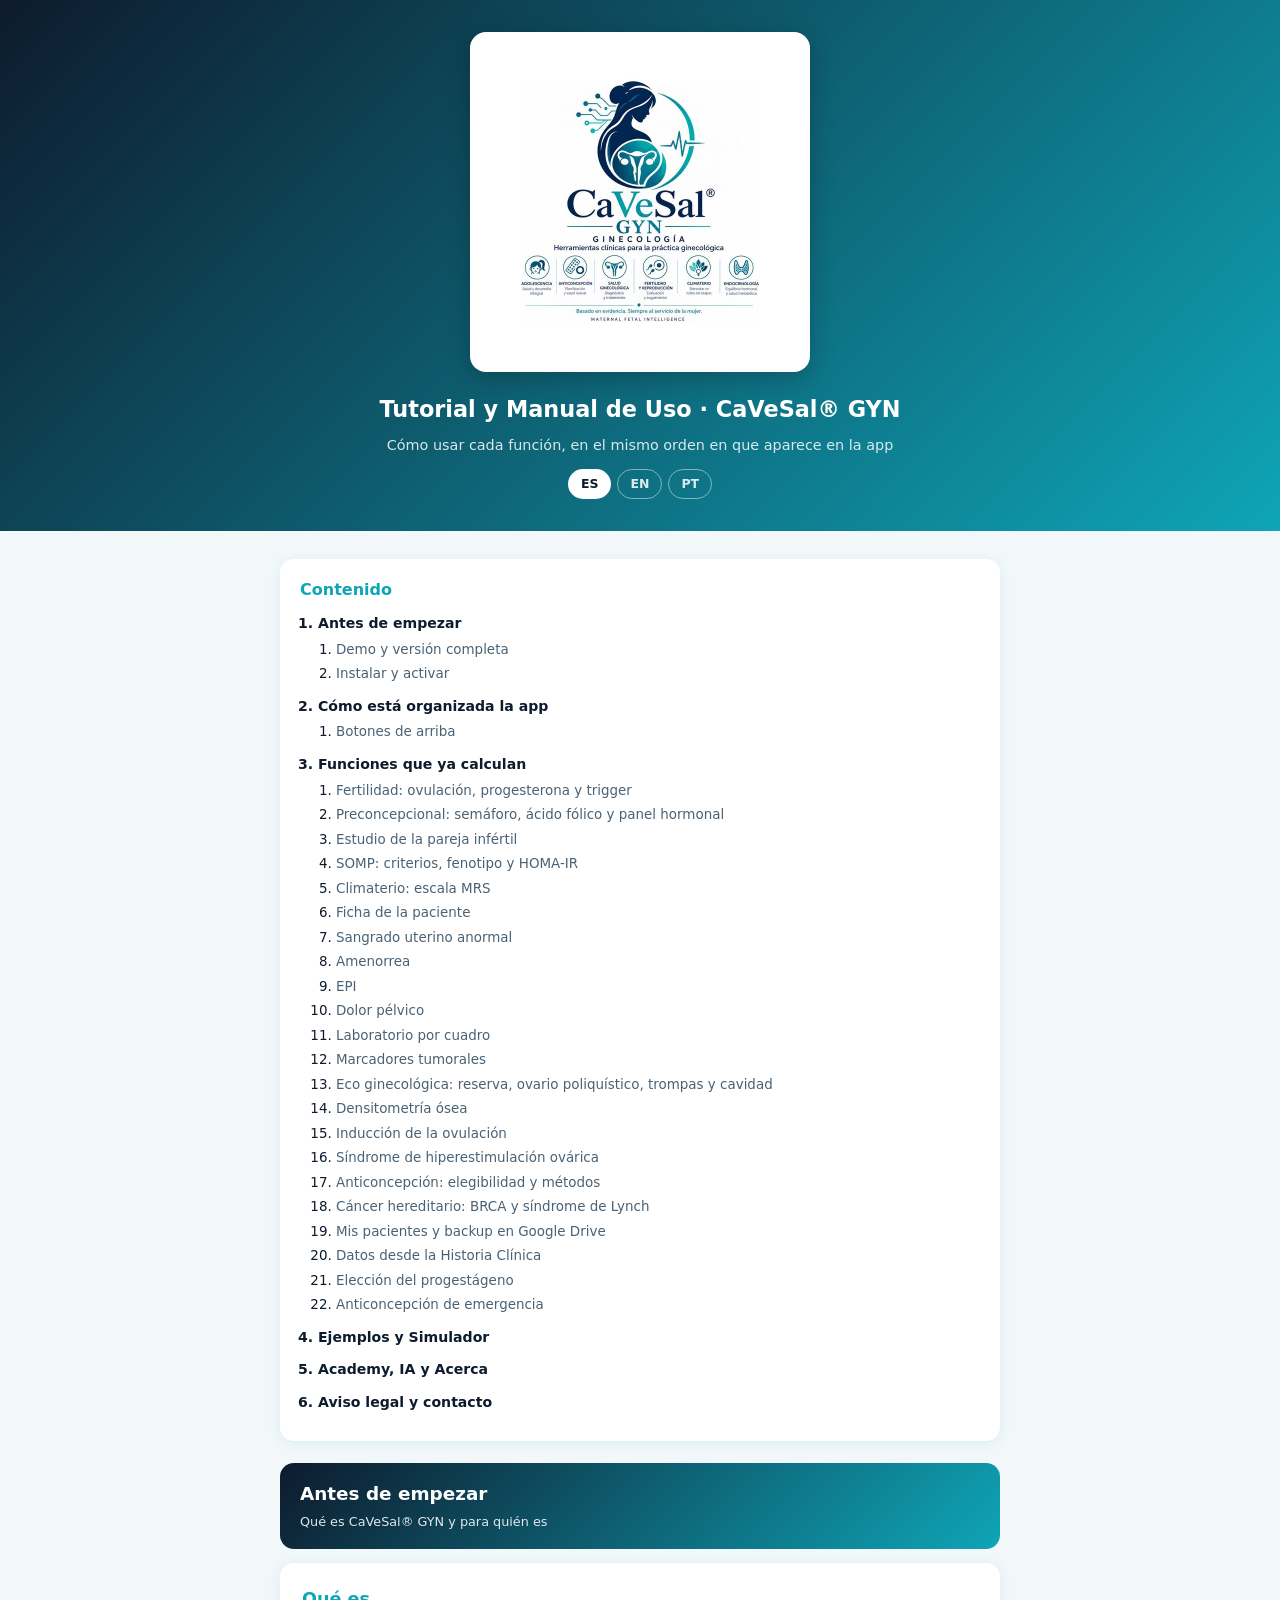
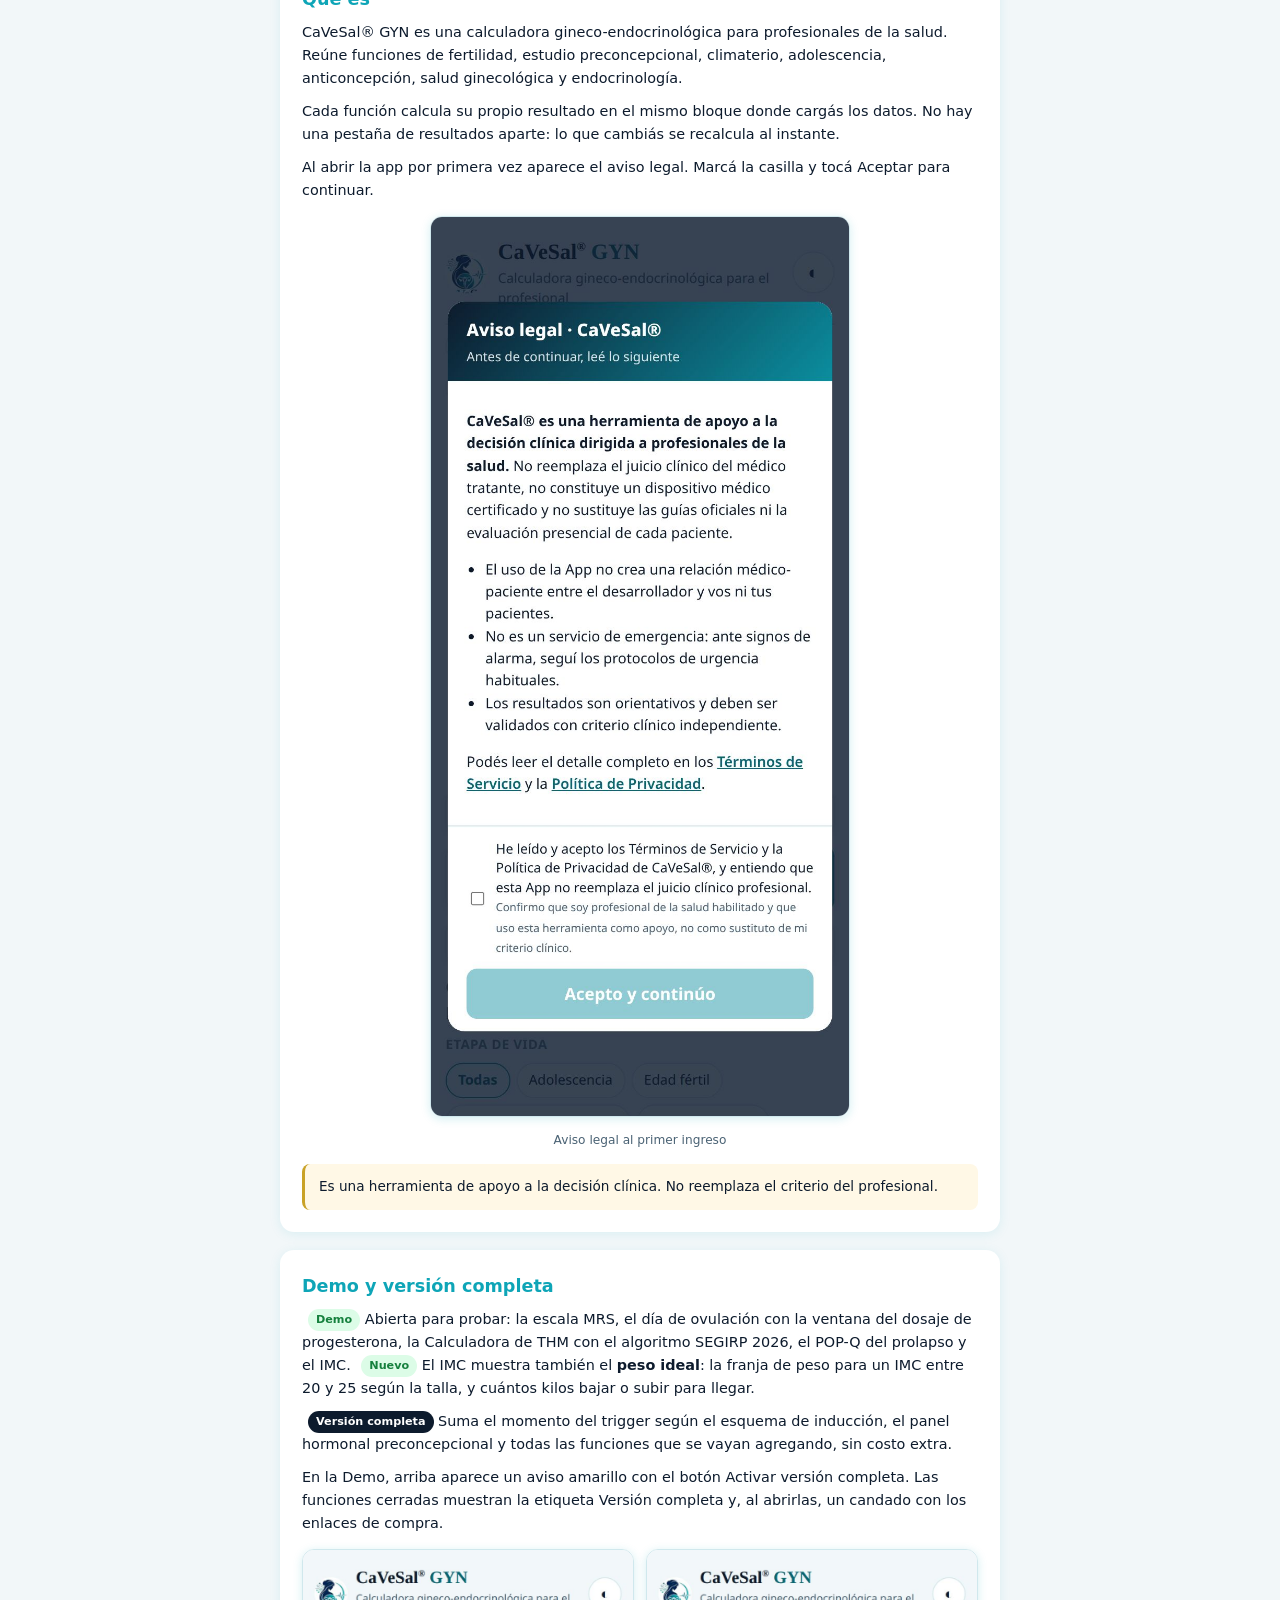
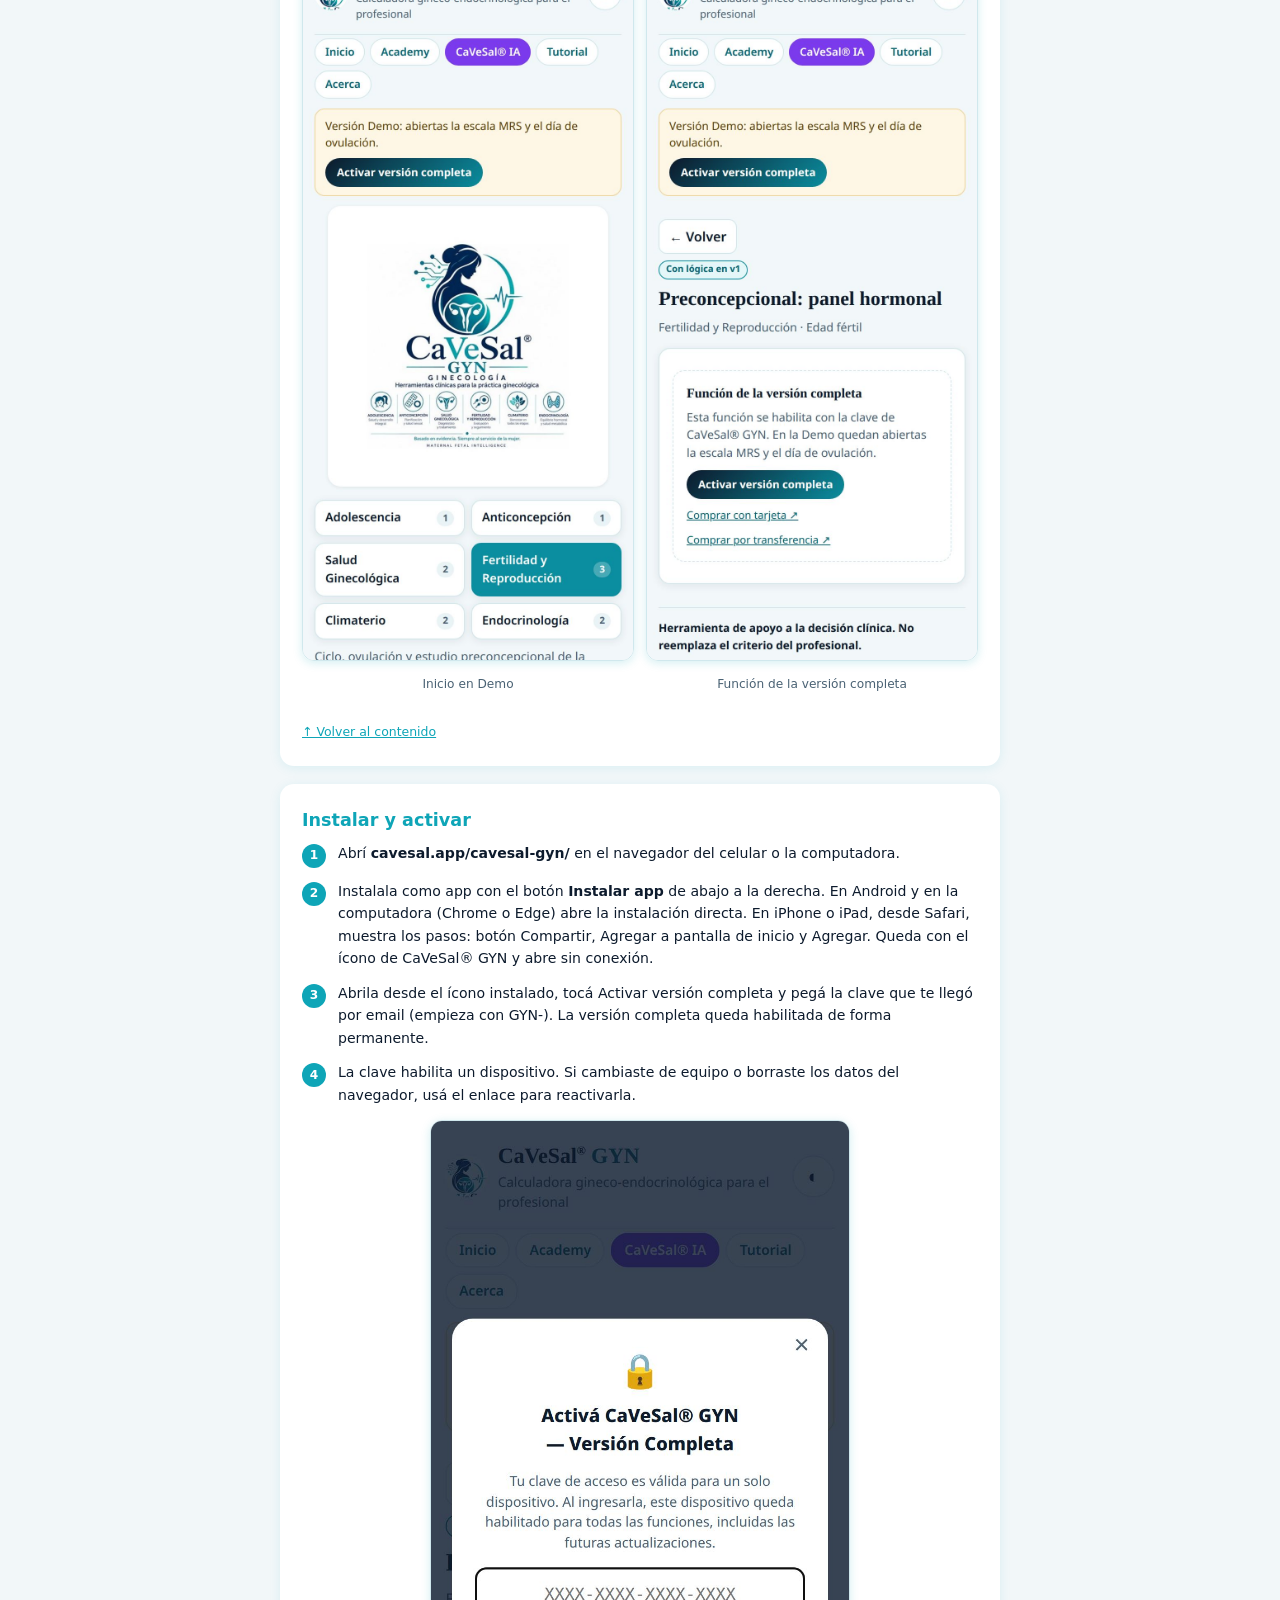
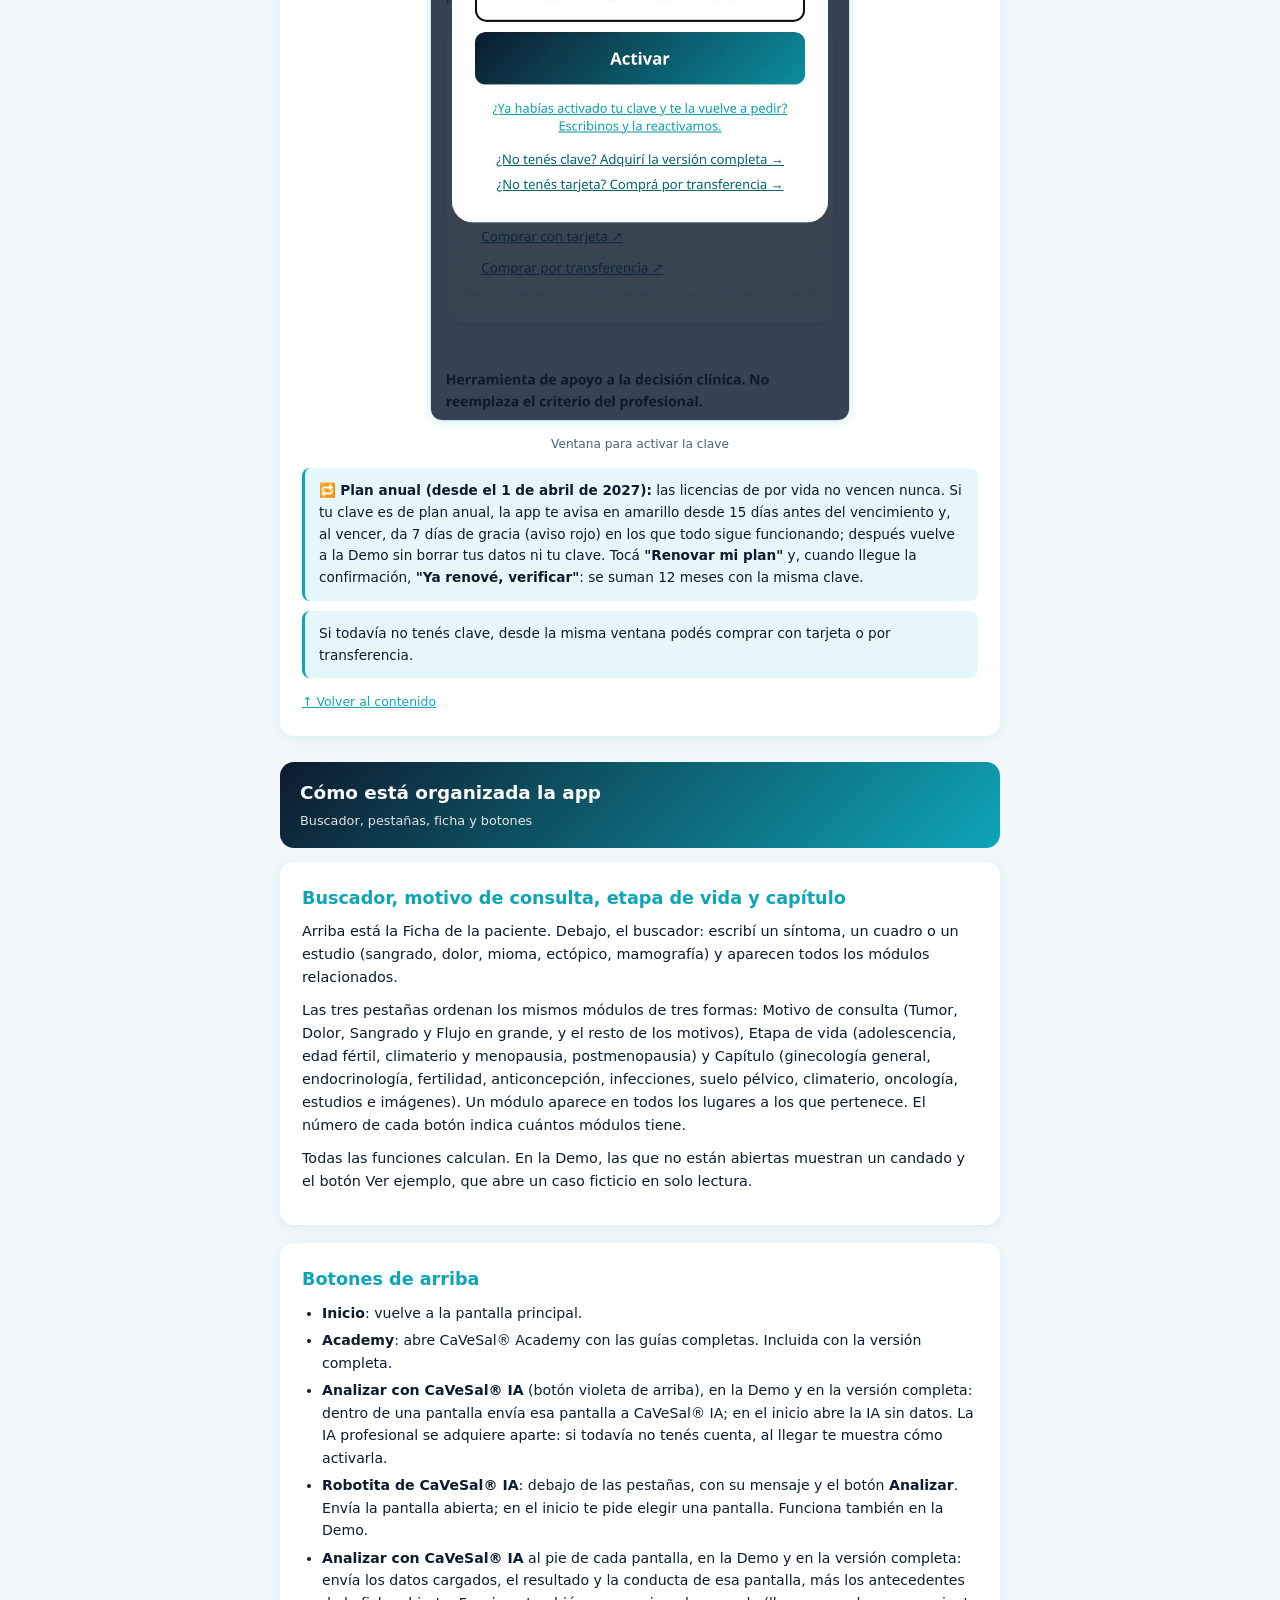
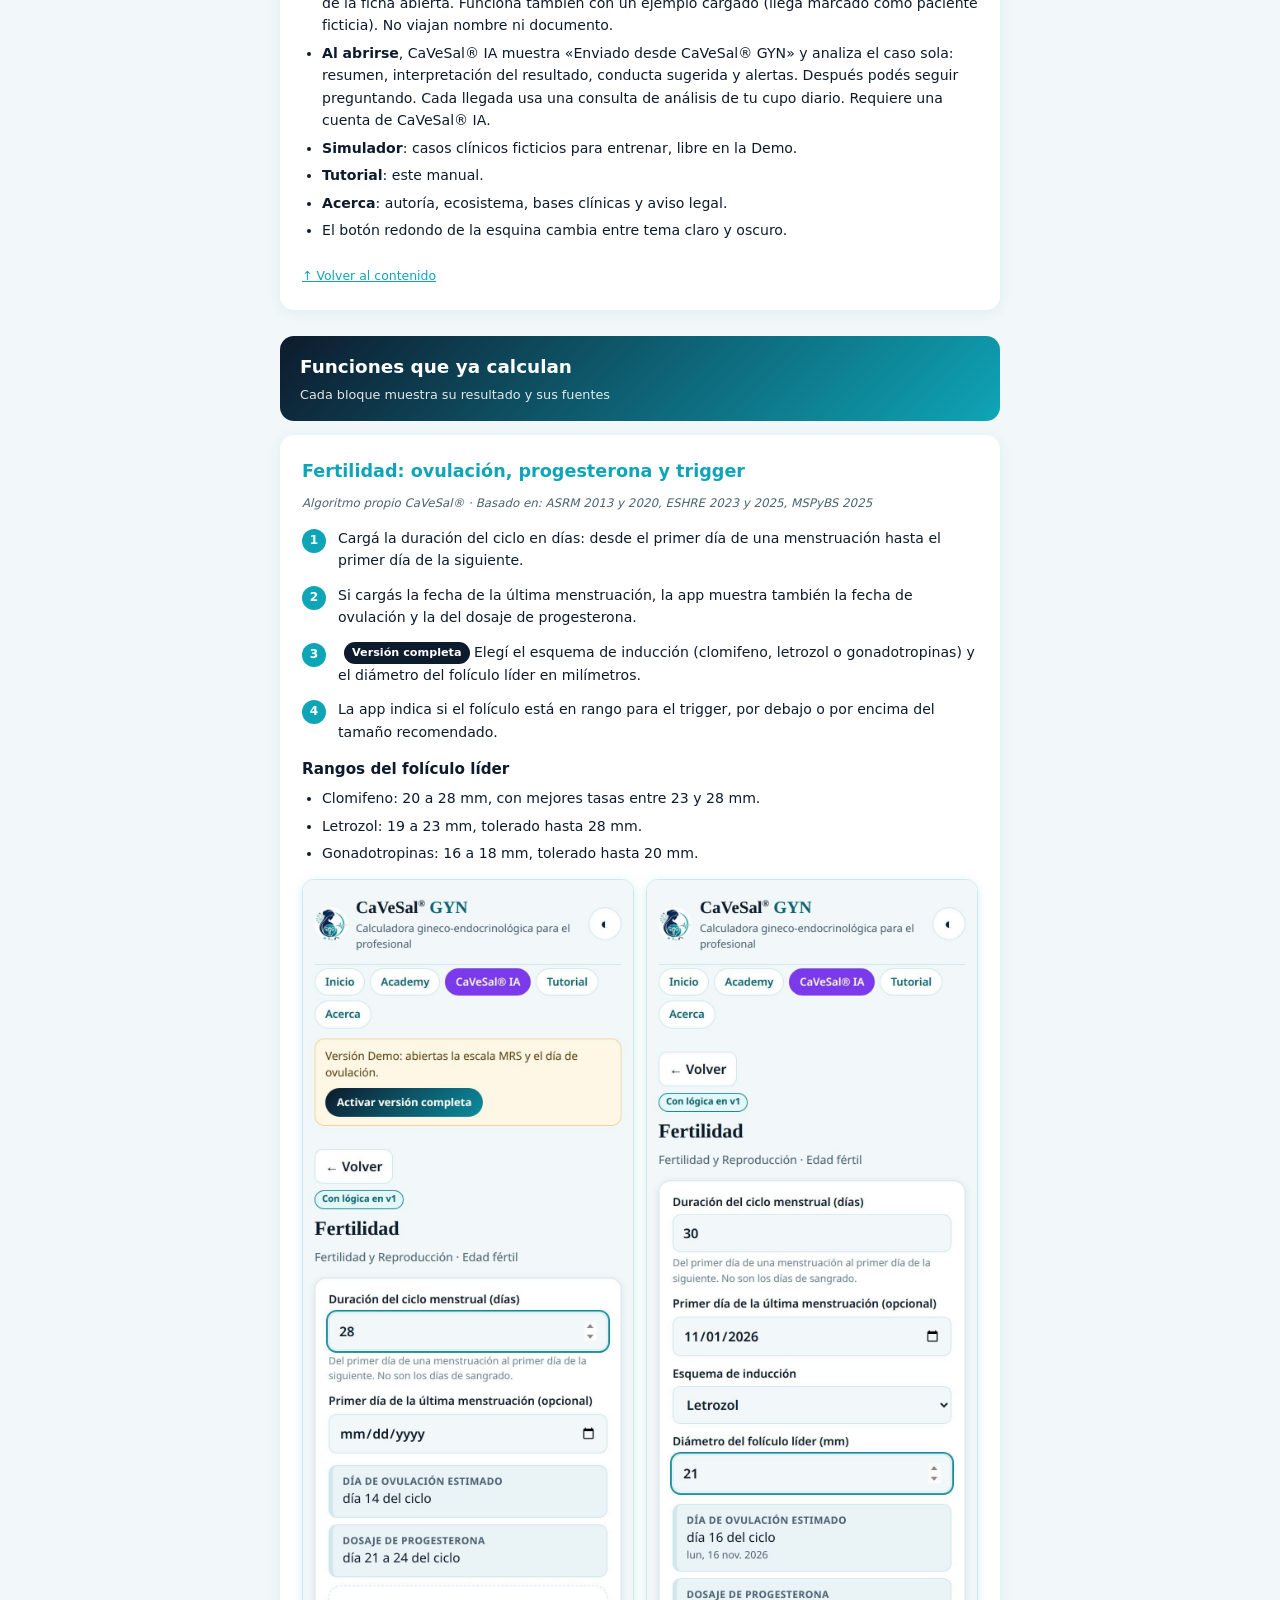
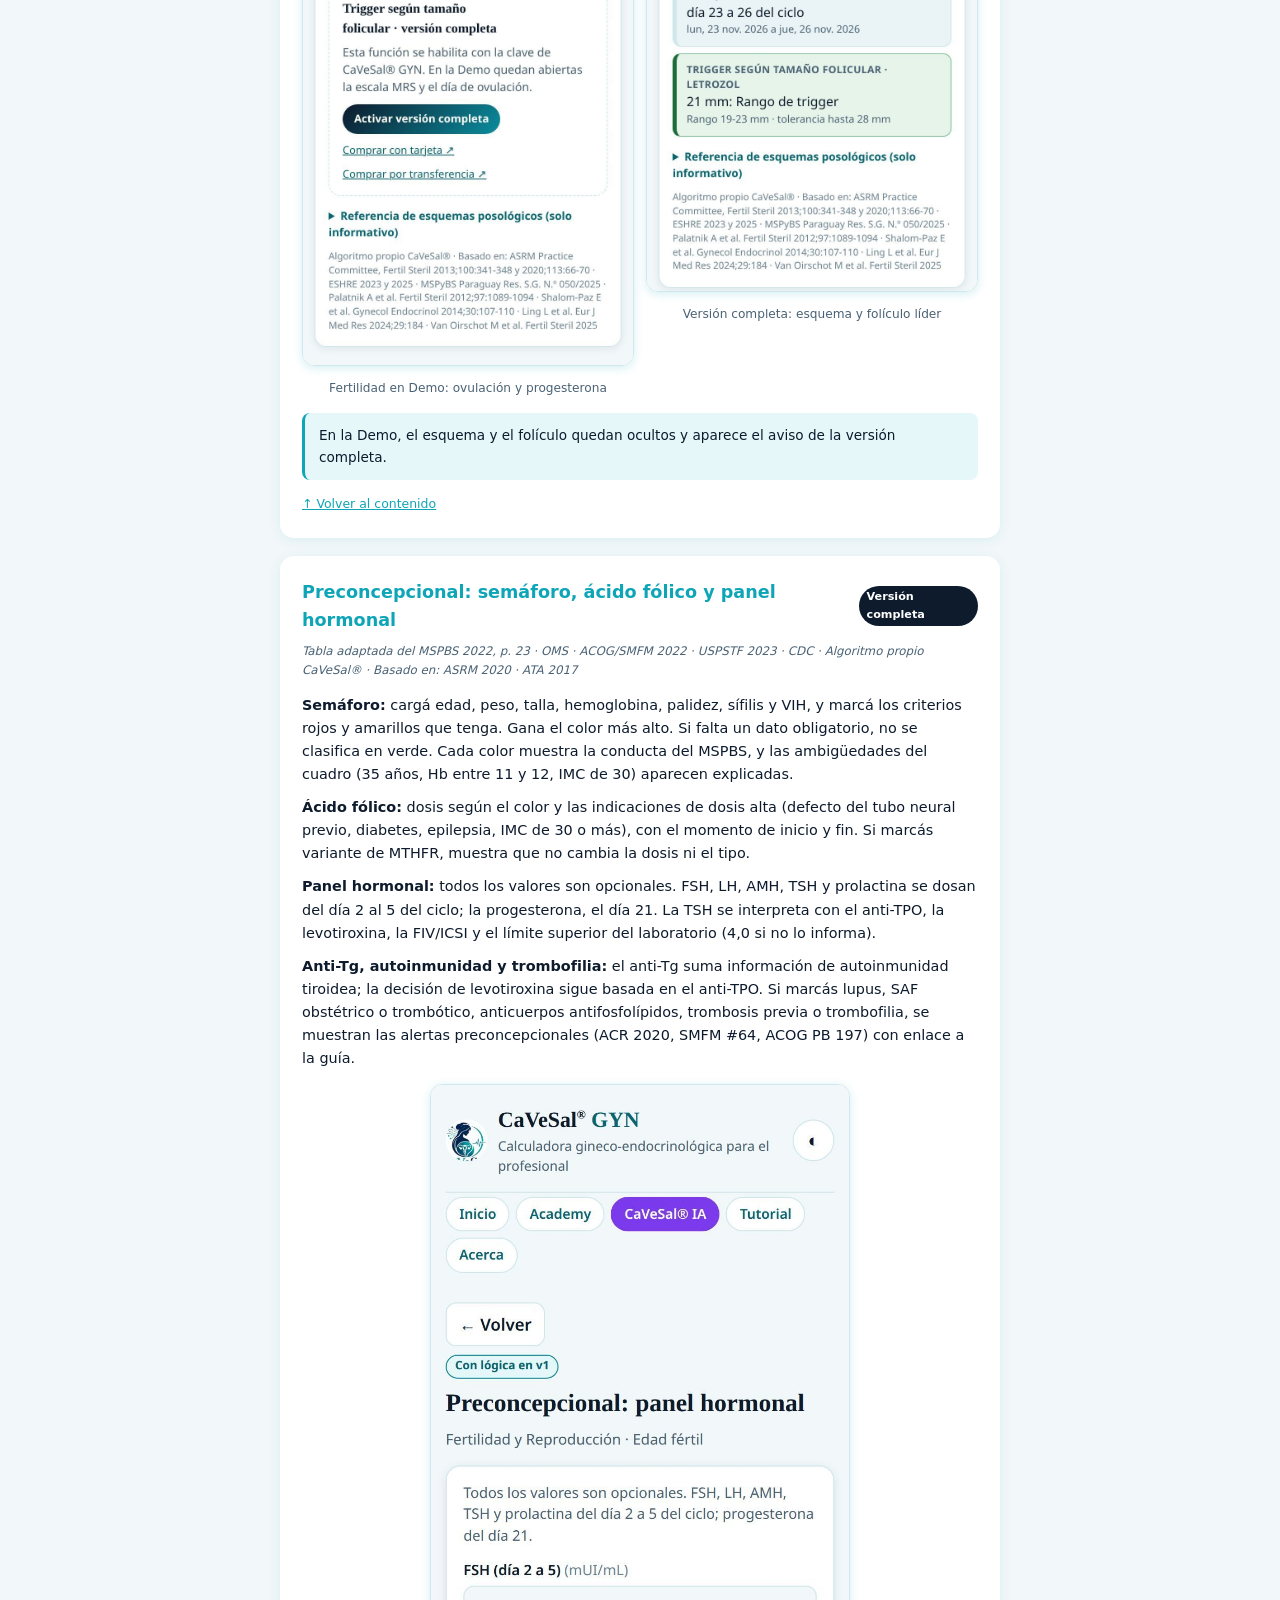
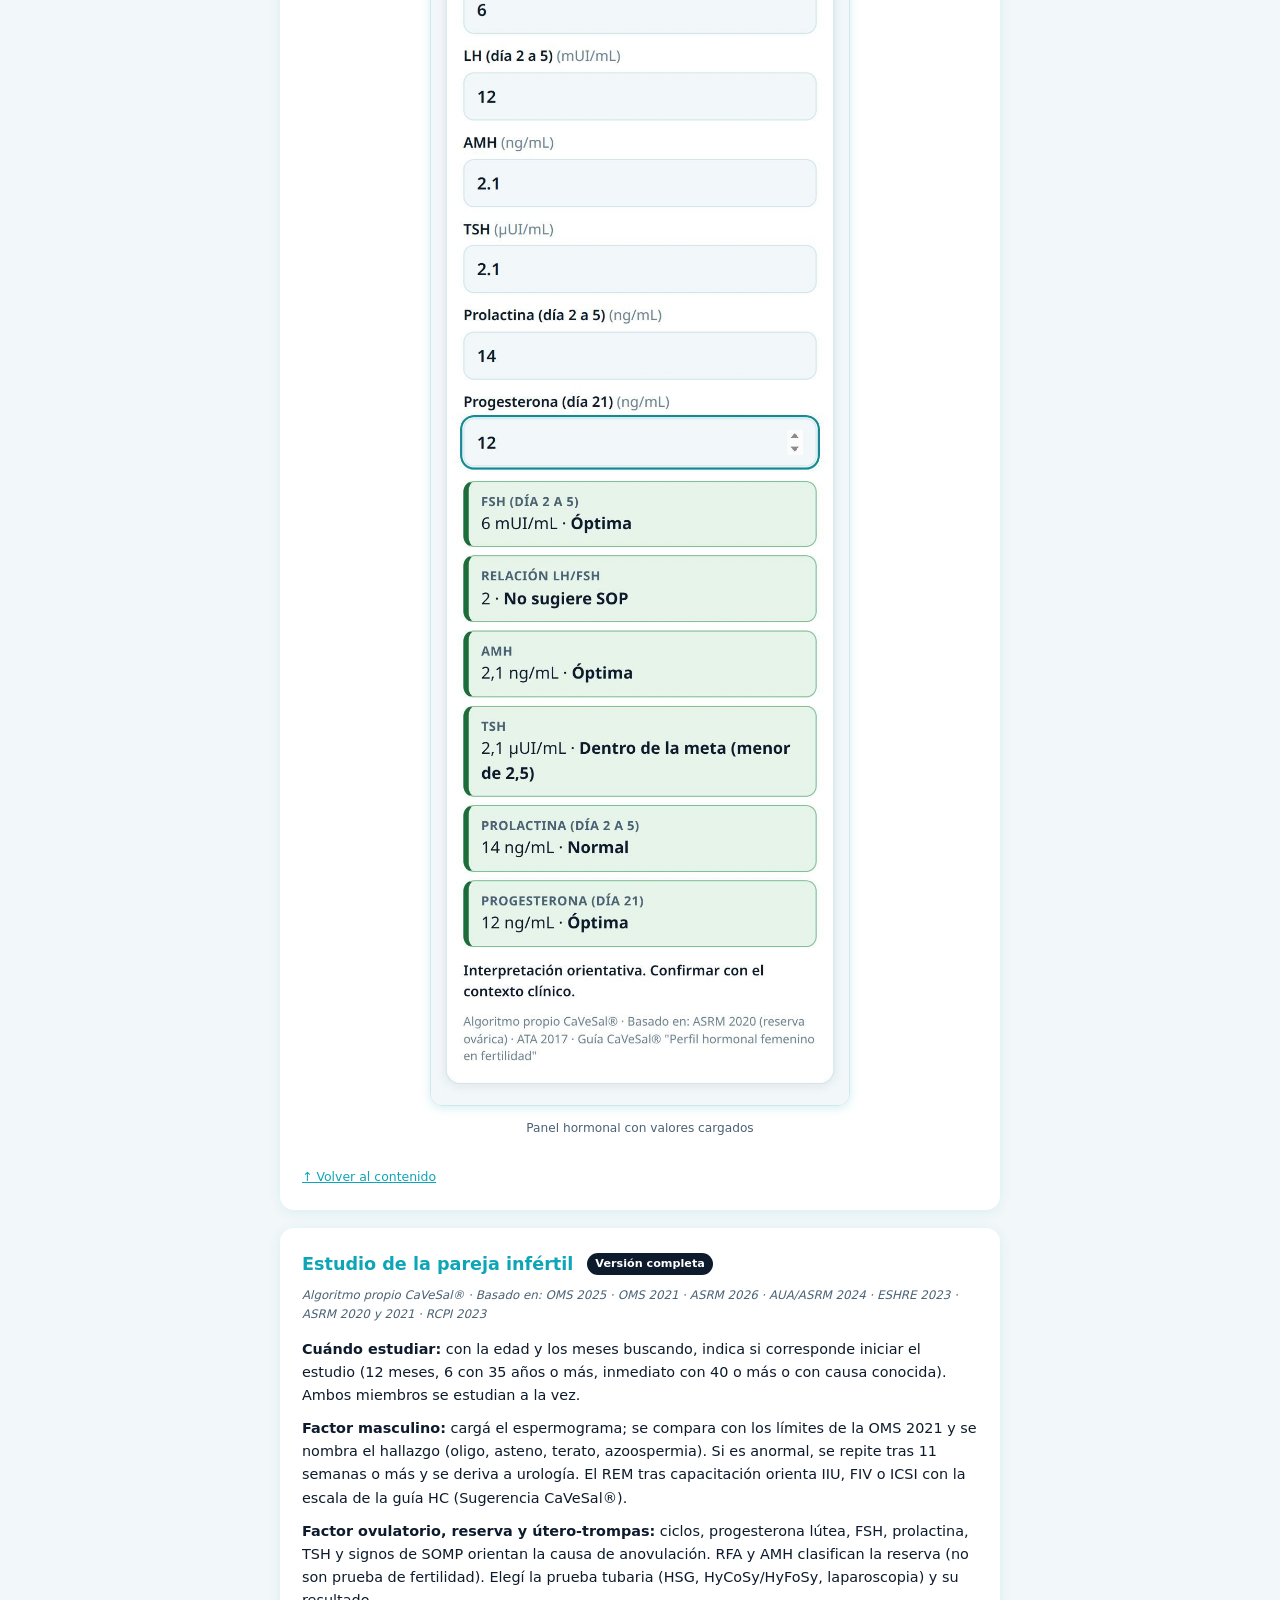
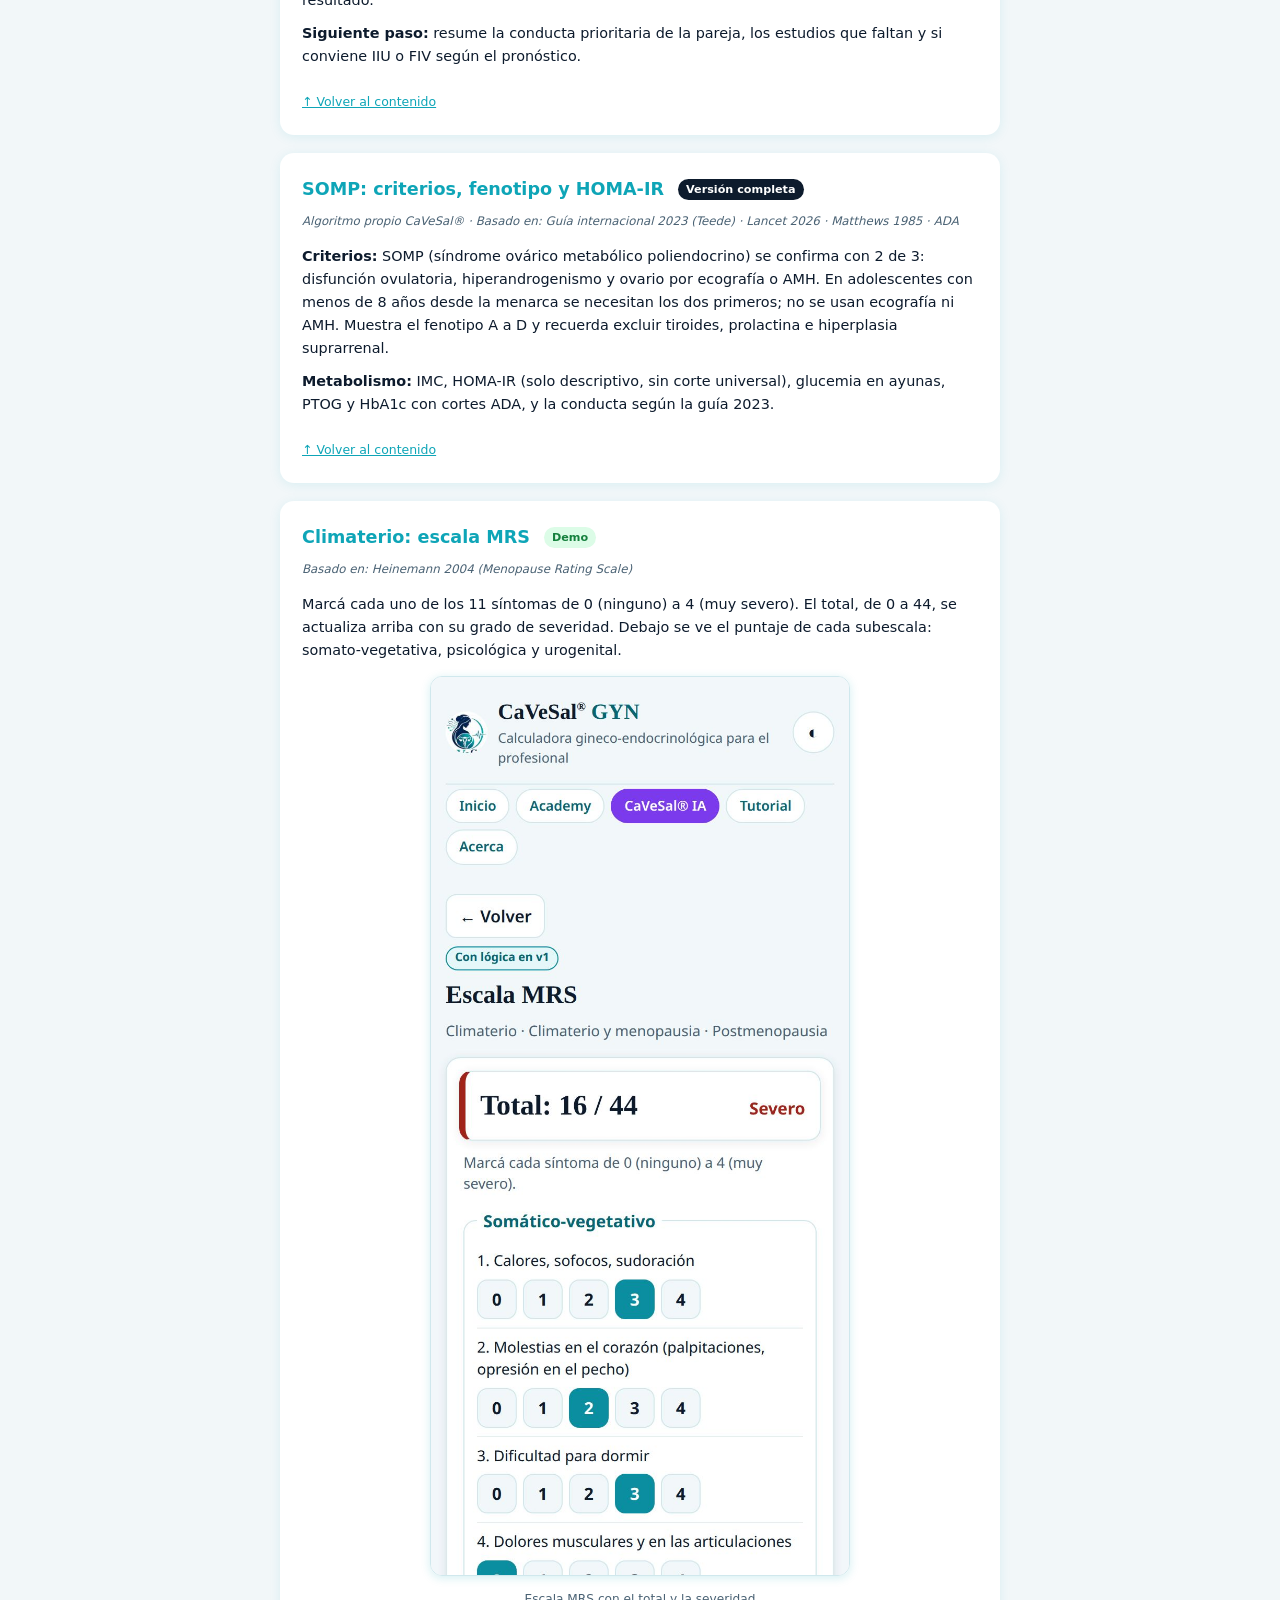
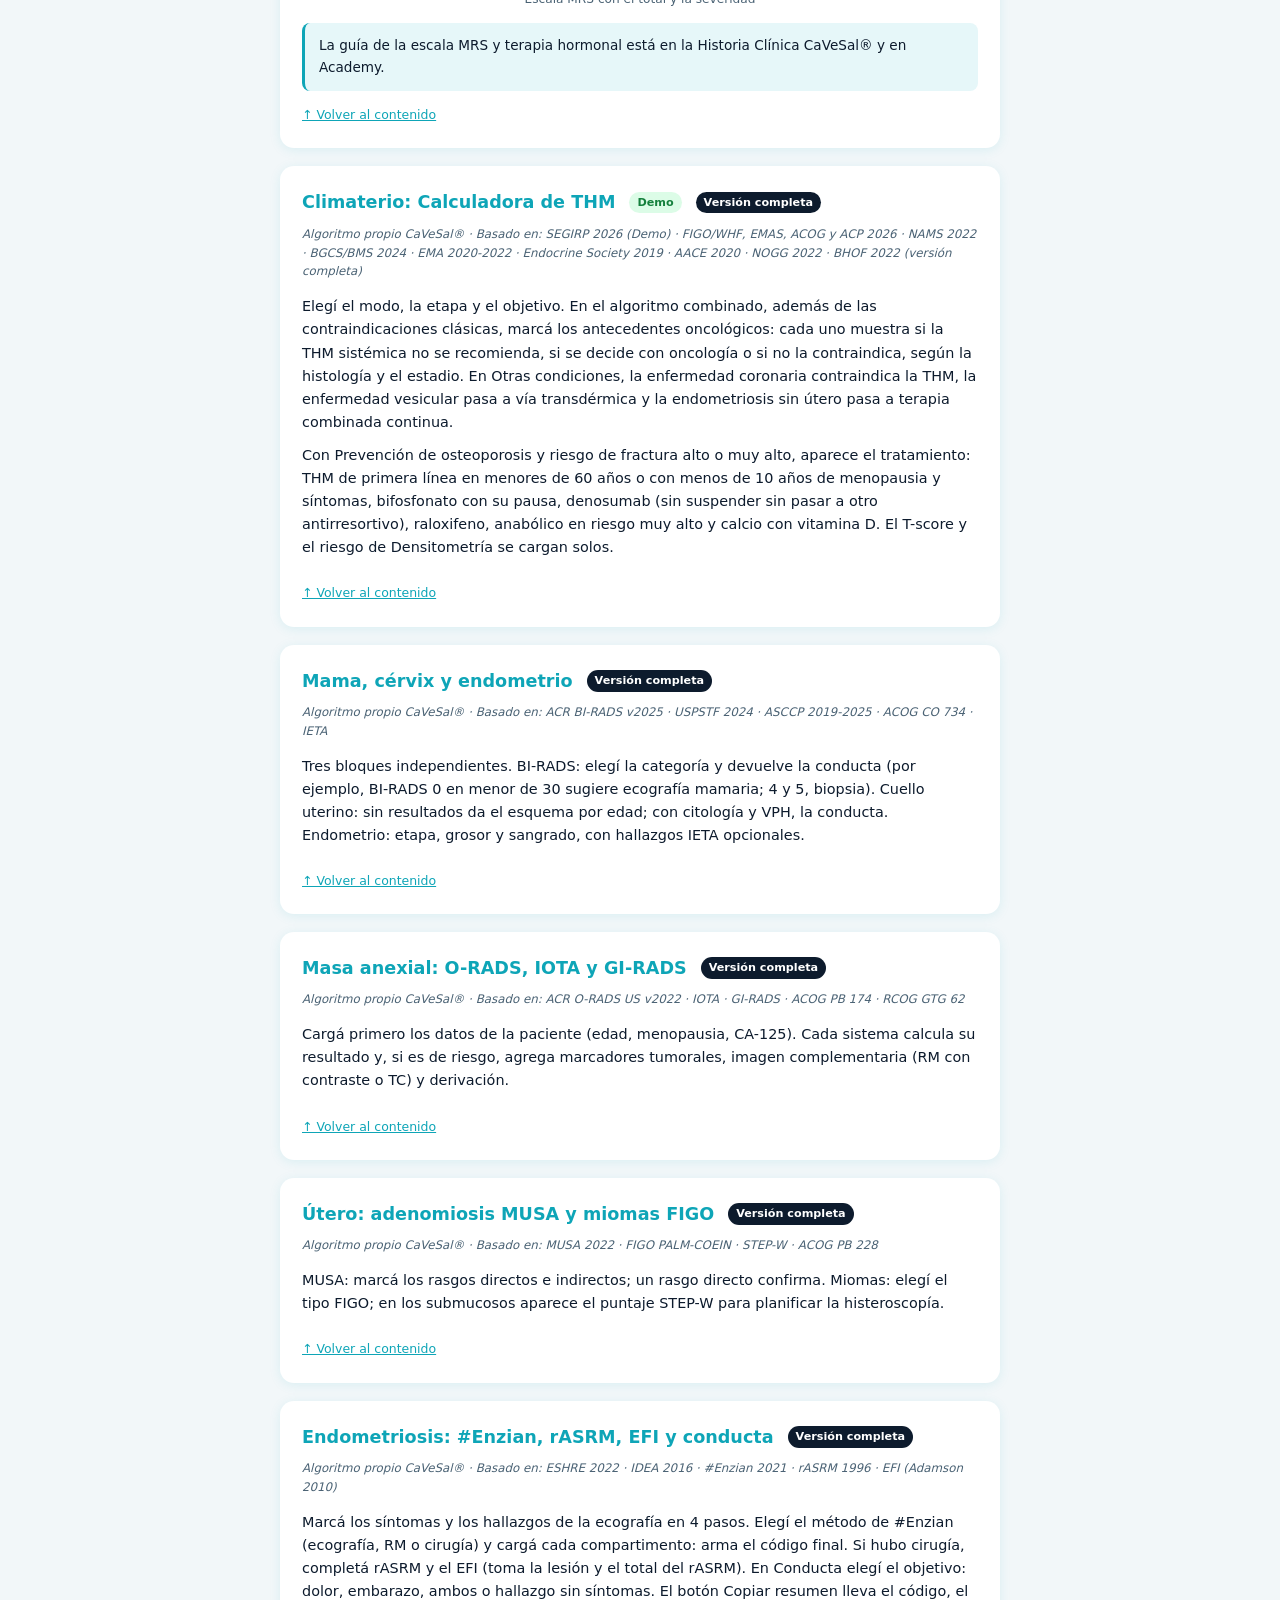
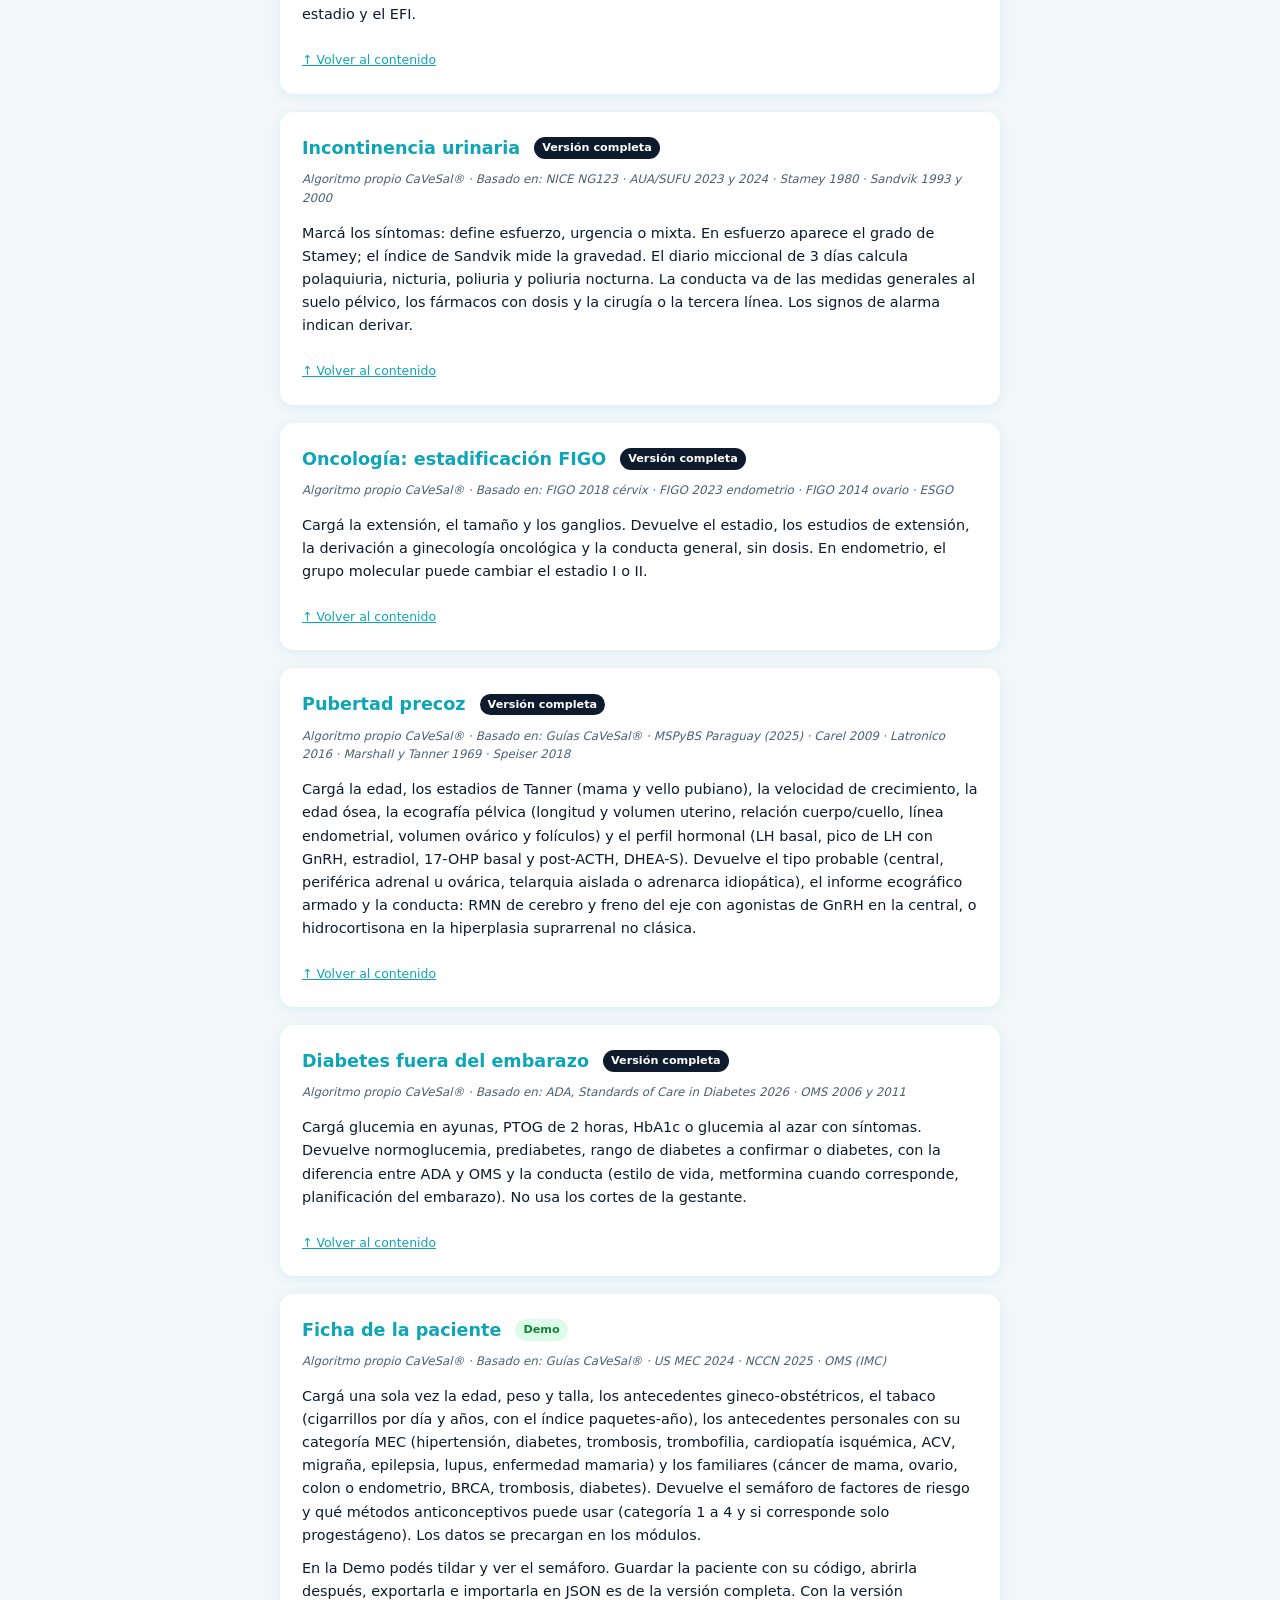
<file: manual.html>
<!DOCTYPE html>
<html lang="es">
<head>
<meta charset="UTF-8">
<meta name="viewport" content="width=device-width, initial-scale=1.0">
<title>Tutorial y Manual de Uso · CaVeSal® GYN</title>
<meta name="description" content="Tutorial paso a paso de CaVeSal® GYN: fertilidad y trigger, panel hormonal preconcepcional, escala MRS, Demo y versión completa.">
<meta name="robots" content="noindex, nofollow">
<meta name="author" content="CaVeSal"/>
<meta property="og:type" content="article"/>
<meta property="og:title" content="Tutorial y Manual de Uso · CaVeSal® GYN"/>
<meta property="og:description" content="Tutorial paso a paso de CaVeSal® GYN: fertilidad y trigger, panel hormonal, escala MRS, Demo y versión completa."/>
<meta property="og:url" content="https://cavesal.app/cavesal-gyn/manual.html"/>
<meta property="og:image" content="https://cavesal.app/cavesal-gyn/og-cover-gyn.jpg"/>
<meta property="og:image:width" content="1200"/>
<meta property="og:image:height" content="630"/>
<meta property="og:site_name" content="CaVeSal®"/>
<meta property="og:locale" content="es_PY"/>
<style>
  :root{
    --navy:#0D1B2D;--teal:#0EA5B7;--teal-lt:#e6f7f9;--slate:#4a6274;--mist:#f2f7f9;--border:#d0e8ed;--gold:#c9a227;
  }
  *{box-sizing:border-box;margin:0;padding:0}
  body{font-family:'Segoe UI',system-ui,sans-serif;background:var(--mist);color:var(--navy);line-height:1.6}
  header{background:linear-gradient(135deg,#0D1B2D,#0EA5B7);color:#fff;padding:32px 20px;text-align:center}
  header h1{font-size:1.4rem;font-weight:800}
  header p{font-size:.9rem;opacity:.85;margin-top:6px}
  .portada{display:block;width:100%;max-width:520px;margin:0 auto 20px;background:#fff;border-radius:16px;padding:10px;box-shadow:0 6px 24px rgba(0,0,0,.22)}
  .portada img{display:block;width:100%;height:auto;border-radius:10px}
  main{max-width:760px;margin:0 auto;padding:28px 20px 60px}

  nav.toc{background:#fff;border-radius:14px;padding:18px 20px;margin-bottom:22px;box-shadow:0 2px 12px rgba(14,165,183,.10)}
  nav.toc h2{font-size:1rem;color:var(--teal);margin-bottom:10px}
  nav.toc>ol{padding-left:18px;font-size:.88rem}
  nav.toc>ol>li{margin-bottom:10px;font-weight:700}
  nav.toc>ol>li>a{color:var(--navy);text-decoration:none}
  nav.toc ol ol{padding-left:18px;font-weight:400;margin-top:4px}
  nav.toc ol ol li{margin-bottom:3px;font-size:.84rem}
  nav.toc a{color:var(--navy);text-decoration:none}
  nav.toc ol ol a{color:var(--slate)}
  nav.toc a:hover{color:var(--teal)}

  .tab-divider{background:linear-gradient(135deg,#0D1B2D,#0EA5B7);color:#fff;border-radius:14px;padding:16px 20px;margin:26px 0 14px;scroll-margin-top:16px}
  .tab-divider:first-of-type{margin-top:0}
  .tab-divider h2{font-size:1.15rem;display:flex;align-items:center;gap:8px}
  .tab-divider p{font-size:.8rem;opacity:.88;margin-top:4px}

  section{background:#fff;border-radius:14px;padding:22px;margin-bottom:18px;box-shadow:0 2px 12px rgba(14,165,183,.10);scroll-margin-top:16px}
  section h2{font-size:1.1rem;color:var(--teal);margin-bottom:8px;display:flex;align-items:center;gap:8px}
  section h3{font-size:.95rem;color:var(--navy);margin:14px 0 6px}
  section .ref{font-size:.74rem;color:var(--slate);margin-bottom:14px;font-style:italic}
  section p{font-size:.9rem;margin-bottom:10px}

  .step{display:flex;gap:12px;margin-bottom:12px;align-items:flex-start}
  .step-num{background:var(--teal);color:#fff;width:24px;height:24px;border-radius:50%;display:flex;align-items:center;justify-content:center;font-size:.76rem;font-weight:800;flex-shrink:0;margin-top:2px}
  .step p{font-size:.88rem;margin:0}

  .tip{background:var(--teal-lt);border-left:3px solid var(--teal);border-radius:8px;padding:12px 14px;font-size:.85rem;margin-top:10px}
  .warn{background:#fff8e6;border-left:3px solid var(--gold);border-radius:8px;padding:12px 14px;font-size:.85rem;margin-top:10px}

  .shot{border:2px dashed var(--border);border-radius:12px;padding:22px;text-align:center;color:var(--slate);font-size:.82rem;margin:14px 0;background:#fafdfe}
  .shot .cam{font-size:1.6rem;display:block;margin-bottom:6px}
  .shot code{background:#eef7f9;padding:2px 6px;border-radius:5px;font-size:.78rem;color:var(--navy)}

  .new{background:#eafbf0;border-left:3px solid #0d8f4a;border-radius:8px;padding:10px 14px;font-size:.78rem;margin-bottom:10px;color:#0d6b38;font-weight:600;display:inline-block}

  .updated{font-size:.78rem;color:var(--slate);text-align:center;margin-top:20px}
  a{color:var(--teal)}
  .back-top{display:inline-block;margin-top:14px;font-size:.78rem}


  .fig{margin:14px 0;text-align:center}
  .fig img{max-width:100%;width:420px;border-radius:12px;box-shadow:0 2px 10px rgba(14,165,183,.18);border:1px solid var(--border)}
  .fig figcaption{font-size:.76rem;color:var(--slate);margin-top:6px}
  .two{display:grid;grid-template-columns:repeat(auto-fit,minmax(230px,1fr));gap:12px;margin:14px 0}
  .two .fig{margin:0}
  .two .fig img{width:100%}
  .two>*{min-width:0}.fig{min-width:0}.fig img{height:auto}
  .badge{display:inline-block;font-size:.7rem;font-weight:800;padding:2px 8px;border-radius:99px;margin-left:6px;vertical-align:middle}
  .b-full{background:#0D1B2D;color:#fff}.b-demo{background:#dcfce7;color:#15803d}
  ul.list{padding-left:20px;margin:6px 0 10px}ul.list li{font-size:.88rem;margin-bottom:5px}
  .ctas{display:flex;gap:10px;flex-wrap:wrap;margin-top:12px}
  .cta{display:inline-block;padding:10px 16px;border-radius:10px;font-weight:700;font-size:.86rem;text-decoration:none}
  .cta.dark{background:linear-gradient(135deg,#0D1B2D,#0EA5B7);color:#fff}
  .cta.line{border:1.5px solid var(--teal);color:var(--teal);background:#fff}

</style>
<style>.portada{max-width:340px}
@media print{.fig img,.two .fig img{width:auto;max-width:100%;max-height:120mm}.two{grid-template-columns:1fr 1fr}.fig{break-inside:avoid}.back-top{display:none}header{-webkit-print-color-adjust:exact;print-color-adjust:exact}.portada{max-width:240px}}</style>
<link rel="icon" type="image/png" href="assets/favicon.png">
<link rel="apple-touch-icon" href="assets/apple-touch-icon.png">
<meta name="apple-mobile-web-app-title" content="CaVeSal GYN">
<link rel="alternate" hreflang="es" href="https://cavesal.app/cavesal-gyn/manual.html"/>
<link rel="alternate" hreflang="en" href="https://cavesal.app/cavesal-gyn/manual-en.html"/>
<link rel="alternate" hreflang="pt-BR" href="https://cavesal.app/cavesal-gyn/manual-pt.html"/>
<link rel="alternate" hreflang="x-default" href="https://cavesal.app/cavesal-gyn/manual.html"/>
<style>.lang-sw{display:flex;justify-content:center;gap:6px;margin-top:12px;flex-wrap:wrap}.lang-sw a{color:#fff;text-decoration:none;font-size:.78rem;font-weight:700;padding:4px 12px;border-radius:999px;border:1px solid rgba(255,255,255,.55);opacity:.85}.lang-sw a[aria-current]{background:#fff;color:#0D1B2D;opacity:1}</style>
</head>
<body>
<header>
  <div class="portada"><img src="assets/logo-gyn.jpg" width="640" height="640" alt="CaVeSal® GYN · Ginecología · Herramientas clínicas para la práctica ginecológica"></div>
  <h1>Tutorial y Manual de Uso · CaVeSal® GYN</h1>
  <p>Cómo usar cada función, en el mismo orden en que aparece en la app</p>
  <nav class="lang-sw" aria-label="Idioma / Language"><a href="manual.html" lang="es" aria-current="page">ES</a><a href="manual-en.html" lang="en">EN</a><a href="manual-pt.html" lang="pt">PT</a></nav>
</header>
<main>
<nav class="toc" id="top">
  <h2>Contenido</h2>
  <ol>
    <li><a href="#intro">Antes de empezar</a><ol><li><a href="#demo-full">Demo y versión completa</a></li><li><a href="#instalar">Instalar y activar</a></li></ol></li>
    <li><a href="#organizacion">Cómo está organizada la app</a><ol><li><a href="#botones">Botones de arriba</a></li></ol></li>
    <li><a href="#funciones">Funciones que ya calculan</a><ol><li><a href="#fertilidad">Fertilidad: ovulación, progesterona y trigger</a></li><li><a href="#preconcepcional">Preconcepcional: semáforo, ácido fólico y panel hormonal</a></li><li><a href="#pareja">Estudio de la pareja infértil</a></li><li><a href="#somp">SOMP: criterios, fenotipo y HOMA-IR</a></li><li><a href="#mrs">Climaterio: escala MRS</a></li><li><a href="#ficha">Ficha de la paciente</a></li><li><a href="#hua">Sangrado uterino anormal</a></li><li><a href="#amenorrea">Amenorrea</a></li><li><a href="#epi">EPI</a></li><li><a href="#dolor">Dolor pélvico</a></li><li><a href="#laboratorio">Laboratorio por cuadro</a></li><li><a href="#marcadores">Marcadores tumorales</a></li><li><a href="#ecogin">Eco ginecológica: reserva, ovario poliquístico, trompas y cavidad</a></li><li><a href="#densitometria">Densitometría ósea</a></li><li><a href="#induccion">Inducción de la ovulación</a></li><li><a href="#sho">Síndrome de hiperestimulación ovárica</a></li><li><a href="#metodos">Anticoncepción: elegibilidad y métodos</a></li><li><a href="#genetica">Cáncer hereditario: BRCA y síndrome de Lynch</a></li><li><a href="#pacientes">Mis pacientes y backup en Google Drive</a></li><li><a href="#puente-hc">Datos desde la Historia Clínica</a></li><li><a href="#progestagenos">Elección del progestágeno</a></li><li><a href="#aemergencia">Anticoncepción de emergencia</a></li></ol></li>
    <li><a href="#ejemplos">Ejemplos y Simulador</a></li>
    <li><a href="#ecosistema">Academy, IA y Acerca</a></li>
    <li><a href="#legal">Aviso legal y contacto</a></li>
  </ol>
</nav>

<div class="tab-divider" id="intro"><h2>Antes de empezar</h2><p>Qué es CaVeSal® GYN y para quién es</p></div>
<section>
  <h2>Qué es</h2>
  <p>CaVeSal® GYN es una calculadora gineco-endocrinológica para profesionales de la salud. Reúne funciones de fertilidad, estudio preconcepcional, climaterio, adolescencia, anticoncepción, salud ginecológica y endocrinología.</p>
  <p>Cada función calcula su propio resultado en el mismo bloque donde cargás los datos. No hay una pestaña de resultados aparte: lo que cambiás se recalcula al instante.</p>
  <p>Al abrir la app por primera vez aparece el aviso legal. Marcá la casilla y tocá Aceptar para continuar.</p>
  <figure class="fig"><img src="img/manual/01-aviso.jpg" alt="Aviso legal al primer ingreso"><figcaption>Aviso legal al primer ingreso</figcaption></figure>
  <div class="warn">Es una herramienta de apoyo a la decisión clínica. No reemplaza el criterio del profesional.</div>
</section>
<section id="demo-full">
  <h2>Demo y versión completa</h2>
  <p><span class="badge b-demo">Demo</span> Abierta para probar: la escala MRS, el día de ovulación con la ventana del dosaje de progesterona, la Calculadora de THM con el algoritmo SEGIRP 2026, el POP-Q del prolapso y el IMC. <span class="badge b-demo">Nuevo</span> El IMC muestra también el <b>peso ideal</b>: la franja de peso para un IMC entre 20 y 25 según la talla, y cuántos kilos bajar o subir para llegar.</p>
  <p><span class="badge b-full">Versión completa</span> Suma el momento del trigger según el esquema de inducción, el panel hormonal preconcepcional y todas las funciones que se vayan agregando, sin costo extra.</p>
  <p>En la Demo, arriba aparece un aviso amarillo con el botón Activar versión completa. Las funciones cerradas muestran la etiqueta Versión completa y, al abrirlas, un candado con los enlaces de compra.</p>
  <div class="two"><figure class="fig"><img src="img/manual/02-inicio-demo.jpg" alt="Inicio en Demo"><figcaption>Inicio en Demo</figcaption></figure><figure class="fig"><img src="img/manual/03-bloqueo.jpg" alt="Función de la versión completa" loading="lazy" width="400" height="860"><figcaption>Función de la versión completa</figcaption></figure></div>
  <a class="back-top" href="#top">↑ Volver al contenido</a>
</section>
<section id="instalar">
  <h2>Instalar y activar</h2>
  <div class="step"><span class="step-num">1</span><p>Abrí <b>cavesal.app/cavesal-gyn/</b> en el navegador del celular o la computadora.</p></div><div class="step"><span class="step-num">2</span><p>Instalala como app con el botón <b>Instalar app</b> de abajo a la derecha. En Android y en la computadora (Chrome o Edge) abre la instalación directa. En iPhone o iPad, desde Safari, muestra los pasos: botón Compartir, Agregar a pantalla de inicio y Agregar. Queda con el ícono de CaVeSal® GYN y abre sin conexión.</p></div><div class="step"><span class="step-num">3</span><p>Abrila desde el ícono instalado, tocá Activar versión completa y pegá la clave que te llegó por email (empieza con GYN-). La versión completa queda habilitada de forma permanente.</p></div><div class="step"><span class="step-num">4</span><p>La clave habilita un dispositivo. Si cambiaste de equipo o borraste los datos del navegador, usá el enlace para reactivarla.</p></div>
  <figure class="fig"><img src="img/manual/04-activar.jpg" alt="Ventana para activar la clave"><figcaption>Ventana para activar la clave</figcaption></figure>
  <div class="tip">🔁 <strong>Plan anual (desde el 1 de abril de 2027):</strong> las licencias de por vida no vencen nunca. Si tu clave es de plan anual, la app te avisa en amarillo desde 15 días antes del vencimiento y, al vencer, da 7 días de gracia (aviso rojo) en los que todo sigue funcionando; después vuelve a la Demo sin borrar tus datos ni tu clave. Tocá <strong>"Renovar mi plan"</strong> y, cuando llegue la confirmación, <strong>"Ya renové, verificar"</strong>: se suman 12 meses con la misma clave.</div>
  <div class="tip">Si todavía no tenés clave, desde la misma ventana podés comprar con tarjeta o por transferencia.</div>
  <a class="back-top" href="#top">↑ Volver al contenido</a>
</section>

<div class="tab-divider" id="organizacion"><h2>Cómo está organizada la app</h2><p>Buscador, pestañas, ficha y botones</p></div>
<section>
  <h2>Buscador, motivo de consulta, etapa de vida y capítulo</h2>
  <p>Arriba está la Ficha de la paciente. Debajo, el buscador: escribí un síntoma, un cuadro o un estudio (sangrado, dolor, mioma, ectópico, mamografía) y aparecen todos los módulos relacionados.</p>
  <p>Las tres pestañas ordenan los mismos módulos de tres formas: Motivo de consulta (Tumor, Dolor, Sangrado y Flujo en grande, y el resto de los motivos), Etapa de vida (adolescencia, edad fértil, climaterio y menopausia, postmenopausia) y Capítulo (ginecología general, endocrinología, fertilidad, anticoncepción, infecciones, suelo pélvico, climaterio, oncología, estudios e imágenes). Un módulo aparece en todos los lugares a los que pertenece. El número de cada botón indica cuántos módulos tiene.</p>
  <p>Todas las funciones calculan. En la Demo, las que no están abiertas muestran un candado y el botón Ver ejemplo, que abre un caso ficticio en solo lectura.</p>
</section>
<section id="botones">
  <h2>Botones de arriba</h2>
  <ul class="list">
    <li><b>Inicio</b>: vuelve a la pantalla principal.</li>
    <li><b>Academy</b>: abre CaVeSal® Academy con las guías completas. Incluida con la versión completa.</li>
    <li><b>Analizar con CaVeSal® IA</b> (botón violeta de arriba), en la Demo y en la versión completa: dentro de una pantalla envía esa pantalla a CaVeSal® IA; en el inicio abre la IA sin datos. La IA profesional se adquiere aparte: si todavía no tenés cuenta, al llegar te muestra cómo activarla.</li>
    <li><b>Robotita de CaVeSal® IA</b>: debajo de las pestañas, con su mensaje y el botón <b>Analizar</b>. Envía la pantalla abierta; en el inicio te pide elegir una pantalla. Funciona también en la Demo.</li>
    <li><b>Analizar con CaVeSal® IA</b> al pie de cada pantalla, en la Demo y en la versión completa: envía los datos cargados, el resultado y la conducta de esa pantalla, más los antecedentes de la ficha abierta. Funciona también con un ejemplo cargado (llega marcado como paciente ficticia). No viajan nombre ni documento.</li>
    <li><b>Al abrirse</b>, CaVeSal® IA muestra «Enviado desde CaVeSal® GYN» y analiza el caso sola: resumen, interpretación del resultado, conducta sugerida y alertas. Después podés seguir preguntando. Cada llegada usa una consulta de análisis de tu cupo diario. Requiere una cuenta de CaVeSal® IA.</li>
    <li><b>Simulador</b>: casos clínicos ficticios para entrenar, libre en la Demo.</li>
    <li><b>Tutorial</b>: este manual.</li>
    <li><b>Acerca</b>: autoría, ecosistema, bases clínicas y aviso legal.</li>
    <li>El botón redondo de la esquina cambia entre tema claro y oscuro.</li>
  </ul>
  <a class="back-top" href="#top">↑ Volver al contenido</a>
</section>

<div class="tab-divider" id="funciones"><h2>Funciones que ya calculan</h2><p>Cada bloque muestra su resultado y sus fuentes</p></div>
<section id="fertilidad">
  <h2>Fertilidad: ovulación, progesterona y trigger</h2>
  <p class="ref">Algoritmo propio CaVeSal® · Basado en: ASRM 2013 y 2020, ESHRE 2023 y 2025, MSPyBS 2025</p>
  <div class="step"><span class="step-num">1</span><p>Cargá la duración del ciclo en días: desde el primer día de una menstruación hasta el primer día de la siguiente.</p></div><div class="step"><span class="step-num">2</span><p>Si cargás la fecha de la última menstruación, la app muestra también la fecha de ovulación y la del dosaje de progesterona.</p></div><div class="step"><span class="step-num">3</span><p><span class="badge b-full">Versión completa</span> Elegí el esquema de inducción (clomifeno, letrozol o gonadotropinas) y el diámetro del folículo líder en milímetros.</p></div><div class="step"><span class="step-num">4</span><p>La app indica si el folículo está en rango para el trigger, por debajo o por encima del tamaño recomendado.</p></div>
  <h3>Rangos del folículo líder</h3>
  <ul class="list">
    <li>Clomifeno: 20 a 28 mm, con mejores tasas entre 23 y 28 mm.</li>
    <li>Letrozol: 19 a 23 mm, tolerado hasta 28 mm.</li>
    <li>Gonadotropinas: 16 a 18 mm, tolerado hasta 20 mm.</li>
  </ul>
  <div class="two"><figure class="fig"><img src="img/manual/05-fertilidad-demo.jpg" alt="Fertilidad en Demo: ovulación y progesterona"><figcaption>Fertilidad en Demo: ovulación y progesterona</figcaption></figure><figure class="fig"><img src="img/manual/06-fertilidad.jpg" alt="Versión completa: esquema y folículo líder" loading="lazy" width="400" height="860"><figcaption>Versión completa: esquema y folículo líder</figcaption></figure></div>
  <div class="tip">En la Demo, el esquema y el folículo quedan ocultos y aparece el aviso de la versión completa.</div>
  <a class="back-top" href="#top">↑ Volver al contenido</a>
</section>
<section id="preconcepcional">
  <h2>Preconcepcional: semáforo, ácido fólico y panel hormonal <span class="badge b-full">Versión completa</span></h2>
  <p class="ref">Tabla adaptada del MSPBS 2022, p. 23 · OMS · ACOG/SMFM 2022 · USPSTF 2023 · CDC · Algoritmo propio CaVeSal® · Basado en: ASRM 2020 · ATA 2017</p>
  <p><b>Semáforo:</b> cargá edad, peso, talla, hemoglobina, palidez, sífilis y VIH, y marcá los criterios rojos y amarillos que tenga. Gana el color más alto. Si falta un dato obligatorio, no se clasifica en verde. Cada color muestra la conducta del MSPBS, y las ambigüedades del cuadro (35 años, Hb entre 11 y 12, IMC de 30) aparecen explicadas.</p>
  <p><b>Ácido fólico:</b> dosis según el color y las indicaciones de dosis alta (defecto del tubo neural previo, diabetes, epilepsia, IMC de 30 o más), con el momento de inicio y fin. Si marcás variante de MTHFR, muestra que no cambia la dosis ni el tipo.</p>
  <p><b>Panel hormonal:</b> todos los valores son opcionales. FSH, LH, AMH, TSH y prolactina se dosan del día 2 al 5 del ciclo; la progesterona, el día 21. La TSH se interpreta con el anti-TPO, la levotiroxina, la FIV/ICSI y el límite superior del laboratorio (4,0 si no lo informa).</p>
  <p><b>Anti-Tg, autoinmunidad y trombofilia:</b> el anti-Tg suma información de autoinmunidad tiroidea; la decisión de levotiroxina sigue basada en el anti-TPO. Si marcás lupus, SAF obstétrico o trombótico, anticuerpos antifosfolípidos, trombosis previa o trombofilia, se muestran las alertas preconcepcionales (ACR 2020, SMFM #64, ACOG PB 197) con enlace a la guía.</p>
  <figure class="fig"><img src="img/manual/07-panel.jpg" alt="Panel hormonal con valores cargados"><figcaption>Panel hormonal con valores cargados</figcaption></figure>
  <a class="back-top" href="#top">↑ Volver al contenido</a>
</section>
<section id="pareja">
  <h2>Estudio de la pareja infértil <span class="badge b-full">Versión completa</span></h2>
  <p class="ref">Algoritmo propio CaVeSal® · Basado en: OMS 2025 · OMS 2021 · ASRM 2026 · AUA/ASRM 2024 · ESHRE 2023 · ASRM 2020 y 2021 · RCPI 2023</p>
  <p><b>Cuándo estudiar:</b> con la edad y los meses buscando, indica si corresponde iniciar el estudio (12 meses, 6 con 35 años o más, inmediato con 40 o más o con causa conocida). Ambos miembros se estudian a la vez.</p>
  <p><b>Factor masculino:</b> cargá el espermograma; se compara con los límites de la OMS 2021 y se nombra el hallazgo (oligo, asteno, terato, azoospermia). Si es anormal, se repite tras 11 semanas o más y se deriva a urología. El REM tras capacitación orienta IIU, FIV o ICSI con la escala de la guía HC (Sugerencia CaVeSal®).</p>
  <p><b>Factor ovulatorio, reserva y útero-trompas:</b> ciclos, progesterona lútea, FSH, prolactina, TSH y signos de SOMP orientan la causa de anovulación. RFA y AMH clasifican la reserva (no son prueba de fertilidad). Elegí la prueba tubaria (HSG, HyCoSy/HyFoSy, laparoscopia) y su resultado.</p>
  <p><b>Siguiente paso:</b> resume la conducta prioritaria de la pareja, los estudios que faltan y si conviene IIU o FIV según el pronóstico.</p>
  <a class="back-top" href="#top">↑ Volver al contenido</a>
</section>
<section id="somp">
  <h2>SOMP: criterios, fenotipo y HOMA-IR <span class="badge b-full">Versión completa</span></h2>
  <p class="ref">Algoritmo propio CaVeSal® · Basado en: Guía internacional 2023 (Teede) · Lancet 2026 · Matthews 1985 · ADA</p>
  <p><b>Criterios:</b> SOMP (síndrome ovárico metabólico poliendocrino) se confirma con 2 de 3: disfunción ovulatoria, hiperandrogenismo y ovario por ecografía o AMH. En adolescentes con menos de 8 años desde la menarca se necesitan los dos primeros; no se usan ecografía ni AMH. Muestra el fenotipo A a D y recuerda excluir tiroides, prolactina e hiperplasia suprarrenal.</p>
  <p><b>Metabolismo:</b> IMC, HOMA-IR (solo descriptivo, sin corte universal), glucemia en ayunas, PTOG y HbA1c con cortes ADA, y la conducta según la guía 2023.</p>
  <a class="back-top" href="#top">↑ Volver al contenido</a>
</section>
<section id="mrs">
  <h2>Climaterio: escala MRS <span class="badge b-demo">Demo</span></h2>
  <p class="ref">Basado en: Heinemann 2004 (Menopause Rating Scale)</p>
  <p>Marcá cada uno de los 11 síntomas de 0 (ninguno) a 4 (muy severo). El total, de 0 a 44, se actualiza arriba con su grado de severidad. Debajo se ve el puntaje de cada subescala: somato-vegetativa, psicológica y urogenital.</p>
  <figure class="fig"><img src="img/manual/08-mrs.jpg" alt="Escala MRS con el total y la severidad"><figcaption>Escala MRS con el total y la severidad</figcaption></figure>
  <div class="tip">La guía de la escala MRS y terapia hormonal está en la Historia Clínica CaVeSal® y en Academy.</div>
  <a class="back-top" href="#top">↑ Volver al contenido</a>
</section>

<section id="thm">
  <h2>Climaterio: Calculadora de THM <span class="badge b-demo">Demo</span> <span class="badge b-full">Versión completa</span></h2>
  <p class="ref">Algoritmo propio CaVeSal® · Basado en: SEGIRP 2026 (Demo) · FIGO/WHF, EMAS, ACOG y ACP 2026 · NAMS 2022 · BGCS/BMS 2024 · EMA 2020-2022 · Endocrine Society 2019 · AACE 2020 · NOGG 2022 · BHOF 2022 (versión completa)</p>
  <p>Elegí el modo, la etapa y el objetivo. En el algoritmo combinado, además de las contraindicaciones clásicas, marcá los antecedentes oncológicos: cada uno muestra si la THM sistémica no se recomienda, si se decide con oncología o si no la contraindica, según la histología y el estadio. En Otras condiciones, la enfermedad coronaria contraindica la THM, la enfermedad vesicular pasa a vía transdérmica y la endometriosis sin útero pasa a terapia combinada continua.</p>
  <p>Con Prevención de osteoporosis y riesgo de fractura alto o muy alto, aparece el tratamiento: THM de primera línea en menores de 60 años o con menos de 10 años de menopausia y síntomas, bifosfonato con su pausa, denosumab (sin suspender sin pasar a otro antirresortivo), raloxifeno, anabólico en riesgo muy alto y calcio con vitamina D. El T-score y el riesgo de Densitometría se cargan solos.</p>
  <a class="back-top" href="#top">↑ Volver al contenido</a>
</section>

<section id="estudios">
  <h2>Mama, cérvix y endometrio <span class="badge b-full">Versión completa</span></h2>
  <p class="ref">Algoritmo propio CaVeSal® · Basado en: ACR BI-RADS v2025 · USPSTF 2024 · ASCCP 2019-2025 · ACOG CO 734 · IETA</p>
  <p>Tres bloques independientes. BI-RADS: elegí la categoría y devuelve la conducta (por ejemplo, BI-RADS 0 en menor de 30 sugiere ecografía mamaria; 4 y 5, biopsia). Cuello uterino: sin resultados da el esquema por edad; con citología y VPH, la conducta. Endometrio: etapa, grosor y sangrado, con hallazgos IETA opcionales.</p>
  <a class="back-top" href="#top">↑ Volver al contenido</a>
</section>
<section id="orads">
  <h2>Masa anexial: O-RADS, IOTA y GI-RADS <span class="badge b-full">Versión completa</span></h2>
  <p class="ref">Algoritmo propio CaVeSal® · Basado en: ACR O-RADS US v2022 · IOTA · GI-RADS · ACOG PB 174 · RCOG GTG 62</p>
  <p>Cargá primero los datos de la paciente (edad, menopausia, CA-125). Cada sistema calcula su resultado y, si es de riesgo, agrega marcadores tumorales, imagen complementaria (RM con contraste o TC) y derivación.</p>
  <a class="back-top" href="#top">↑ Volver al contenido</a>
</section>
<section id="utero">
  <h2>Útero: adenomiosis MUSA y miomas FIGO <span class="badge b-full">Versión completa</span></h2>
  <p class="ref">Algoritmo propio CaVeSal® · Basado en: MUSA 2022 · FIGO PALM-COEIN · STEP-W · ACOG PB 228</p>
  <p>MUSA: marcá los rasgos directos e indirectos; un rasgo directo confirma. Miomas: elegí el tipo FIGO; en los submucosos aparece el puntaje STEP-W para planificar la histeroscopía.</p>
  <a class="back-top" href="#top">↑ Volver al contenido</a>
</section>
<section id="endometriosis">
  <h2>Endometriosis: #Enzian, rASRM, EFI y conducta <span class="badge b-full">Versión completa</span></h2>
  <p class="ref">Algoritmo propio CaVeSal® · Basado en: ESHRE 2022 · IDEA 2016 · #Enzian 2021 · rASRM 1996 · EFI (Adamson 2010)</p>
  <p>Marcá los síntomas y los hallazgos de la ecografía en 4 pasos. Elegí el método de #Enzian (ecografía, RM o cirugía) y cargá cada compartimento: arma el código final. Si hubo cirugía, completá rASRM y el EFI (toma la lesión y el total del rASRM). En Conducta elegí el objetivo: dolor, embarazo, ambos o hallazgo sin síntomas. El botón Copiar resumen lleva el código, el estadio y el EFI.</p>
  <a class="back-top" href="#top">↑ Volver al contenido</a>
</section>
<section id="incontinencia">
  <h2>Incontinencia urinaria <span class="badge b-full">Versión completa</span></h2>
  <p class="ref">Algoritmo propio CaVeSal® · Basado en: NICE NG123 · AUA/SUFU 2023 y 2024 · Stamey 1980 · Sandvik 1993 y 2000</p>
  <p>Marcá los síntomas: define esfuerzo, urgencia o mixta. En esfuerzo aparece el grado de Stamey; el índice de Sandvik mide la gravedad. El diario miccional de 3 días calcula polaquiuria, nicturia, poliuria y poliuria nocturna. La conducta va de las medidas generales al suelo pélvico, los fármacos con dosis y la cirugía o la tercera línea. Los signos de alarma indican derivar.</p>
  <a class="back-top" href="#top">↑ Volver al contenido</a>
</section>
<section id="onco">
  <h2>Oncología: estadificación FIGO <span class="badge b-full">Versión completa</span></h2>
  <p class="ref">Algoritmo propio CaVeSal® · Basado en: FIGO 2018 cérvix · FIGO 2023 endometrio · FIGO 2014 ovario · ESGO</p>
  <p>Cargá la extensión, el tamaño y los ganglios. Devuelve el estadio, los estudios de extensión, la derivación a ginecología oncológica y la conducta general, sin dosis. En endometrio, el grupo molecular puede cambiar el estadio I o II.</p>
  <a class="back-top" href="#top">↑ Volver al contenido</a>
</section>

<section id="pubertad">
  <h2>Pubertad precoz <span class="badge b-full">Versión completa</span></h2>
  <p class="ref">Algoritmo propio CaVeSal® · Basado en: Guías CaVeSal® · MSPyBS Paraguay (2025) · Carel 2009 · Latronico 2016 · Marshall y Tanner 1969 · Speiser 2018</p>
  <p>Cargá la edad, los estadios de Tanner (mama y vello pubiano), la velocidad de crecimiento, la edad ósea, la ecografía pélvica (longitud y volumen uterino, relación cuerpo/cuello, línea endometrial, volumen ovárico y folículos) y el perfil hormonal (LH basal, pico de LH con GnRH, estradiol, 17-OHP basal y post-ACTH, DHEA-S). Devuelve el tipo probable (central, periférica adrenal u ovárica, telarquia aislada o adrenarca idiopática), el informe ecográfico armado y la conducta: RMN de cerebro y freno del eje con agonistas de GnRH en la central, o hidrocortisona en la hiperplasia suprarrenal no clásica.</p>
  <a class="back-top" href="#top">↑ Volver al contenido</a>
</section>
<section id="dm">
  <h2>Diabetes fuera del embarazo <span class="badge b-full">Versión completa</span></h2>
  <p class="ref">Algoritmo propio CaVeSal® · Basado en: ADA, Standards of Care in Diabetes 2026 · OMS 2006 y 2011</p>
  <p>Cargá glucemia en ayunas, PTOG de 2 horas, HbA1c o glucemia al azar con síntomas. Devuelve normoglucemia, prediabetes, rango de diabetes a confirmar o diabetes, con la diferencia entre ADA y OMS y la conducta (estilo de vida, metformina cuando corresponde, planificación del embarazo). No usa los cortes de la gestante.</p>
  <a class="back-top" href="#top">↑ Volver al contenido</a>
</section>

<section id="ficha">
  <h2>Ficha de la paciente <span class="badge b-demo">Demo</span></h2>
  <p class="ref">Algoritmo propio CaVeSal® · Basado en: Guías CaVeSal® · US MEC 2024 · NCCN 2025 · OMS (IMC)</p>
  <p>Cargá una sola vez la edad, peso y talla, los antecedentes gineco-obstétricos, el tabaco (cigarrillos por día y años, con el índice paquetes-año), los antecedentes personales con su categoría MEC (hipertensión, diabetes, trombosis, trombofilia, cardiopatía isquémica, ACV, migraña, epilepsia, lupus, enfermedad mamaria) y los familiares (cáncer de mama, ovario, colon o endometrio, BRCA, trombosis, diabetes). Devuelve el semáforo de factores de riesgo y qué métodos anticonceptivos puede usar (categoría 1 a 4 y si corresponde solo progestágeno). Los datos se precargan en los módulos.</p>
  <p>En la Demo podés tildar y ver el semáforo. Guardar la paciente con su código, abrirla después, exportarla e importarla en JSON es de la versión completa. Con la versión completa, al salir de un módulo se guarda la consulta en la ficha y al volver aparece el botón Restaurar. Los datos quedan solo en este dispositivo, sin nombre ni documento.</p>
  <a class="back-top" href="#top">↑ Volver al contenido</a>
</section>
<section id="hua">
  <h2>Sangrado uterino anormal: PALM-COEIN <span class="badge b-full">Versión completa</span></h2>
  <p class="ref">Algoritmo propio CaVeSal® · Basado en: Guías CaVeSal® · FIGO 2018 · ACOG CO 557, PB 128, CO 785 y CO 734</p>
  <p>Cargá frecuencia, duración y variación del ciclo, volumen, sangrado intermenstrual o poscoital, β-hCG, hemoglobina, el tamizaje de coagulopatía, los factores para biopsia y la causa PALM-COEIN. Devuelve el patrón FIGO, si corresponde estudiar coagulopatía o biopsiar el endometrio, y la conducta por causa, incluido el sangrado agudo abundante.</p>
  <a class="back-top" href="#top">↑ Volver al contenido</a>
</section>
<section id="amenorrea">
  <h2>Amenorrea primaria y secundaria <span class="badge b-full">Versión completa</span></h2>
  <p class="ref">Algoritmo propio CaVeSal® · Basado en: Guías CaVeSal® · ASRM 2008 · ESHRE POI 2016/2024 · Endocrine Society 2017</p>
  <p>Sigue el algoritmo: definición, β-hCG, TSH y prolactina, FSH, prueba de progestágeno y de estrógeno-progestágeno; en la primaria, desarrollo mamario, útero y cariotipo. Devuelve la causa probable (SOMP, amenorrea hipotalámica, IOP, hiperprolactinemia, Asherman, Turner, MRKH, insensibilidad androgénica, obstrucción) y la conducta.</p>
  <a class="back-top" href="#top">↑ Volver al contenido</a>
</section>
<section id="epi">
  <h2>Enfermedad pélvica inflamatoria <span class="badge b-full">Versión completa</span></h2>
  <p class="ref">Algoritmo propio CaVeSal® · Basado en: Guías CaVeSal® · CDC 2021</p>
  <p>Cargá los criterios mínimos, adicionales y específicos y los criterios de internación. Devuelve el diagnóstico, si es ambulatorio o de internación, el esquema antibiótico, el manejo del absceso tubo-ovárico y del DIU, la pareja y el control a las 72 horas.</p>
  <a class="back-top" href="#top">↑ Volver al contenido</a>
</section>
<section id="dolor">
  <h2>Dolor pélvico agudo y crónico <span class="badge b-full">Versión completa</span></h2>
  <p class="ref">Algoritmo propio CaVeSal® · Basado en: Guías CaVeSal® · ACOG PB 193, CO 783 y PB 218 · NICE NG126 · CDC 2021 · RCOG GTG 41 · Roma IV · AUA 2022</p>
  <p>Agudo: estabilidad, β-hCG y ecografía; si es positiva, embarazo intrauterino, ectópico (metotrexato o cirugía) o de localización desconocida con β-hCG a las 48 horas; si es negativa, torsión, EPI, absceso, quiste roto, apendicitis y causas urinarias. Crónico: 6 meses o más, banderas rojas, causas probables (endometriosis, adenomiosis, congestión pélvica, adherencias, vejiga dolorosa, colon irritable, miofascial, neuropático, psicosocial), estudios y conducta.</p>
  <a class="back-top" href="#top">↑ Volver al contenido</a>
</section>

<section id="laboratorio">
  <h2>Laboratorio por cuadro <span class="badge b-full">Versión completa</span></h2>
  <p class="ref">Algoritmo propio CaVeSal® · Basado en: Guías CaVeSal® · OMS 2024 · ADA · ATA 2017 · ASRM 2020/2026 · ESHRE (IOP 2024, RPL 2022) · SOMP 2023 · Endocrine Society · NICE NG23 · ACOG PB 197 · ACR 2020 · CDC 2021</p>
  <p>Elegí el cuadro: rutina y preconcepcional, sangrado, ciclo y fertilidad (día 2 a 3, AMH, progesterona del día 21), hiperandrogenismo y metabólico, climaterio, pubertad, perfil inmunológico (antifosfolípidos, trombofilia hereditaria, lupus y abortos a repetición) o secreción vaginal y endocervical. Muestra qué pedir, qué no pedir de rutina, la interpretación de cada resultado y la conducta.</p>
  <a class="back-top" href="#top">↑ Volver al contenido</a>
</section>

<section id="ecogin">
  <h2>Eco ginecológica: reserva, ovario poliquístico, trompas y cavidad <span class="badge b-full">Versión completa</span></h2>
  <p class="ref">Algoritmo propio CaVeSal® · Basado en: ESHRE Bologna 2011 · ASRM 2020 · SOMP 2023 · ASRM 2021 · FOAM 2022 · AAGL · ASRM 2016</p>
  <p>Elegí qué evaluar. Reserva: RFA y AMH con cortes de Bologna y de hiperrespuesta. Ovario poliquístico: folículos por ovario (8 MHz) o volumen. Trompas: resultado de HSG o HyFoSy por lado y cavidad, con conducta (FIV, salpingectomía por hidrosálpinx, histeroscopía). Histeroscopía: hallazgo y conducta.</p>
  <a class="back-top" href="#top">↑ Volver al contenido</a>
</section>

<section id="densitometria">
  <h2>Densitometría ósea <span class="badge b-full">Versión completa</span></h2>
  <p class="ref">Algoritmo propio CaVeSal® · Basado en: OMS 1994 · ISCD 2023 · BHOF 2022 · AACE 2020 · Endocrine Society 2019/2020 · USPSTF 2025</p>
  <p>Cargá los T-score (acepta negativos con coma) o el Z-score en premenopausia, fracturas y FRAX. Devuelve la clasificación, si hay indicación de tratamiento, el muy alto riesgo y el control.</p>
  <p>Los valores se copian del informe: la app no lee el PDF ni la foto. Según la ISCD, el diagnóstico lo define el T-score más bajo entre columna, cuello femoral y cadera total, y la app indica en qué región está. Con indicación de tratamiento sugiere alendronato, risedronato o ácido zoledrónico (reducen fracturas vertebrales, no vertebrales y de cadera); el ibandronato solo demostró reducir fracturas vertebrales, así que con riesgo en cadera la conducta indica no usarlo. También clasifica cada región por separado, avisa si entre columna y cadera hay más de 1 desvío de diferencia (posible artrosis o calcificación que eleva la columna) y, en la posmenopausia, con Z-score de −2,0 o menos sugiere buscar una causa secundaria.</p>
  <a class="back-top" href="#top">↑ Volver al contenido</a>
</section>

<section id="induccion">
  <h2>Inducción de la ovulación <span class="badge b-full">Versión completa</span></h2>
  <p class="ref">Algoritmo propio CaVeSal® · Basado en: ASRM 2022 · ASRM 2020 · ASRM 2024 · SOMP 2023 · umbrales del módulo Fertilidad</p>
  <p>Elegí el fármaco y escribí los folículos de cada ovario separados por coma (por ejemplo 18, 14, 11). Devuelve si aplicar la hCG, si cancelar por embarazo múltiple o hiperestimulación, la fecha de la próxima ecografía, el endometrio y el control 48 a 72 h después de la hCG.</p>
  <a class="back-top" href="#top">↑ Volver al contenido</a>
</section>

<section id="sho">
  <h2>Síndrome de hiperestimulación ovárica <span class="badge b-full">Versión completa</span></h2>
  <p class="ref">Algoritmo propio CaVeSal® · Basado en: RCOG GTG 5 · ASRM 2024</p>
  <p>Marcá factores de riesgo, síntomas y laboratorio. Devuelve la gravedad, la conducta (ambulatoria o internación) y los signos de alarma.</p>
  <a class="back-top" href="#top">↑ Volver al contenido</a>
</section>

<section id="metodos">
  <h2>Anticoncepción: elegibilidad y métodos <span class="badge b-full">Sugerencia en la versión completa</span></h2>
  <p class="ref">Algoritmo propio CaVeSal® · Basado en: US MEC 2024 (con apéndices E, F, I y J) · OMS 2025 y 2026 · FSRH 2023 · prospectos FDA de Mounjaro (08/2026) y Ozempic (05/2026) · OMS 2018 · Trussell 2011</p>
  <p>Un solo módulo en 3 pasos. Arriba, el bloque de categorías de la OMS 1 a 4 y el botón (i) Leyenda con las tres lecturas, I/C, A/C/D y A/C/D/S.</p>
  <p>Paso 1: edad, método actual e iniciación o continuación. Paso 2: tocá cada condición o su variante; el buscador las filtra y arriba quedan las marcadas, con × para quitarlas. Incluye barrera, naturales, emergencia e incretinas. Paso 3: la Sugerencia CaVeSal® y los métodos por familia (DIU, solo progestágeno, combinados, lactancia, barrera, emergencia, esterilización y naturales), con filtros. Tocá un método para ver su ficha: Pearl, duración, composición, por qué tiene esa categoría y, en los combinados, las formas de uso (secuencial, extendido fijo, flexible y continuo).</p>
  <a class="back-top" href="#top">↑ Volver al contenido</a>
</section>

<section id="genetica">
  <h2>Cáncer hereditario: BRCA y síndrome de Lynch <span class="badge b-full">Versión completa</span></h2>
  <p class="ref">Algoritmo propio CaVeSal® · Basado en: NCCN · ACOG PB 182 y 147 · Amsterdam II · MSPBS 2025</p>
  <p>Marcá la historia personal y familiar. Devuelve los criterios cumplidos, la derivación con panel multigén y, si ya tiene la variante, el seguimiento y la cirugía reductora.</p>
  <a class="back-top" href="#top">↑ Volver al contenido</a>
</section>

<section id="pacientes">
  <h2>Mis pacientes y backup en Google Drive <span class="badge b-full">Versión completa</span></h2>
  <p>Pestaña Pacientes: lista de fichas guardadas con búsqueda, Abrir (carga la ficha y sus consultas) y Borrar. Backup local descarga un .json con todas las pacientes; Abrir Google Drive te lleva a tu Drive para subirlo. En otro equipo, Elegir archivo .json lo importa: Combinar suma las pacientes y deja la versión más reciente de cada una; Reemplazar todo deja solo las del archivo. También acepta el .json de una sola paciente exportado desde la ficha.</p>
  <figure class="fig"><img src="img/manual/11-pacientes.jpg" alt="Mis pacientes: backup .json y Google Drive" loading="lazy" width="400" height="860"><figcaption>Mis pacientes: backup .json y Google Drive</figcaption></figure>
  <a class="back-top" href="#top">↑ Volver al contenido</a>
</section>

<section id="puente-hc">
  <h2>Datos desde la Historia Clínica <span class="badge b-full">Versión completa</span></h2>
  <p>En la Historia Clínica CaVeSal®, el botón <b>Enviar a GYN</b> abre esta app con los datos clínicos estructurados de la paciente, sin nombre ni documento. Cada módulo precarga lo que corresponde y muestra el aviso "Datos recibidos de la HC CaVeSal®", con lo que falta completar a mano.</p>
  <p>Reciben datos: escala MRS, elegibilidad MEC, métodos anticonceptivos, elección del progestágeno, anticoncepción de emergencia, Calculadora de THM, incretinas, semáforo preconcepcional, IMC, incontinencia (Diario Miccional), fertilidad, SOMP, pareja, endometriosis, masa anexial, estudios, densitometría, sangrado uterino anormal y la ficha de la paciente.</p>
  <p>La ficha solo se precarga si está vacía; desde ahí se le asigna un código y se guarda en Mis pacientes. Todo queda editable y el botón "Descartar datos de la HC" borra lo recibido.</p>
  <a class="back-top" href="#top">↑ Volver al contenido</a>
</section>
<section id="progestagenos">
  <h2>Elección del progestágeno <span class="badge b-full">Versión completa</span></h2>
  <p class="ref">Algoritmo propio CaVeSal® · Basado en: BMS 2026 · EMA 2013 y 2014 · ESTHER/E3N · Schindler 2008 · Regidor 2018 · LIBERATE · LIFT</p>
  <p>Elegí el uso (THM o anticoncepción oral) y marcá las características. Sugiere el progestágeno, qué evitar y el esquema cíclico o continuo. Libido, sueño y riesgo mamario son datos orientativos y no cambian la sugerencia. Incluye el perfil farmacológico por grupo, el riesgo de TEV y las dosis en THM con tibolona.</p>
  <figure class="fig"><img src="img/manual/12-progestagenos.jpg" alt="Elección del progestágeno con ejemplo ilustrativo" loading="lazy" width="400" height="860"><figcaption>Elección del progestágeno con ejemplo ilustrativo</figcaption></figure>
  <a class="back-top" href="#top">↑ Volver al contenido</a>
</section>

<section id="aemergencia">
  <h2>Anticoncepción de emergencia <span class="badge b-full">Versión completa</span></h2>
  <p class="ref">Algoritmo propio CaVeSal® · Basado en: OMS 2021 · FIGO/ICEC · FSRH 2017 · Cochrane 2019</p>
  <p>Cargá las horas desde la relación, el IMC o el peso y la situación. Ordena las opciones por eficacia (DIU de cobre, ulipristal, mifepristona, levonorgestrel y Yuzpe), ajusta la dosis de levonorgestrel y calcula las píldoras de Yuzpe según el anticonceptivo disponible. Muestra el mecanismo de cada uno.</p>
  <figure class="fig"><img src="img/manual/13-aemergencia.jpg" alt="Anticoncepción de emergencia: opciones ordenadas por eficacia" loading="lazy" width="400" height="860"><figcaption>Anticoncepción de emergencia: opciones ordenadas por eficacia</figcaption></figure>
  <a class="back-top" href="#top">↑ Volver al contenido</a>
</section>

<section id="marcadores">
  <h2>Marcadores tumorales <span class="badge b-full">Versión completa</span></h2>
  <p class="ref">Algoritmo propio CaVeSal® · Basado en: Guías CaVeSal® · ESMO 2018 · ESGO-ESMO-ESP 2024 · RCOG GTG 62 · ACOG PB 174 · Moore 2009</p>
  <p>Cargá CA-125, HE4 (calcula ROMA), CEA, CA 19-9 y los marcadores germinales y de cordones sexuales. Devuelve el origen probable, los falsos positivos, qué pedir según la edad y cuándo derivar a ginecología oncológica.</p>
  <a class="back-top" href="#top">↑ Volver al contenido</a>
</section>

<div class="tab-divider" id="ejemplos"><h2>Ejemplos y Simulador</h2><p>Para ver qué hace cada módulo y para entrenar</p></div>
<section>
  <h2>Casos de ejemplo</h2>
  <p>Cada módulo tiene uno o más casos de ejemplo. En la versión completa, el botón <b>Cargar ejemplo</b> llena los campos y muestra el resultado. En la Demo, los módulos cerrados muestran el caso de ejemplo con su resultado completo en modo de solo lectura, para ver lo que hace la versión completa antes de comprarla.</p>
  <h2>Simulador GYN</h2>
  <p>El botón <b>Simulador</b> abre casos clínicos ficticios por sector (adolescencia, anticoncepción, fertilidad, endocrinología, infecciones, suelo pélvico, climaterio y oncología). Cada respuesta muestra su fundamento y el enlace a la bibliografía. Es libre también en la Demo.</p>
  <a class="back-top" href="#top">↑ Volver al contenido</a>
</section>

<div class="tab-divider" id="ecosistema"><h2>Academy, IA y Acerca</h2><p>El resto del ecosistema CaVeSal®</p></div>
<section>
  <h2>Academy e IA</h2>
  <p><b>CaVeSal® Academy</b> reúne las guías clínicas completas de todas las apps, incluidas las de ginecología, endocrinología y fertilidad. Está incluida con la versión completa: al tocar Academy desde la app, se abre con tu acceso.</p>
  <p><b>CaVeSal® IA</b> es la inteligencia artificial profesional. Se adquiere aparte. Desde GYN (Demo o versión completa) le enviás el caso de cualquier pantalla y lo analiza sola al abrirse. Además busca en las fichas de GYN y en las guías de la Historia Clínica relacionadas.</p>
</section>
<section>
  <h2>Acerca</h2>
  <p>Muestra el ecosistema de apps (esta en versión completa y las demás en Demo), el QR para invitar a tus pacientes a CaVeSal® Mamá y CaVeSal® Mujer, los tutoriales, la autoría clínica, las bases clínicas con su bibliografía y el aviso legal.</p>
  <figure class="fig"><img src="img/manual/10-acerca.jpg" alt="Pantalla Acerca"><figcaption>Pantalla Acerca</figcaption></figure>
  <a class="back-top" href="#top">↑ Volver al contenido</a>
</section>

<section id="legal">
  <h2>Aviso legal y contacto</h2>
  <p>CaVeSal® GYN es una herramienta de apoyo a la decisión clínica dirigida exclusivamente a profesionales de la salud. No diagnostica ni reemplaza el juicio clínico. La mención de ASRM, ESHRE, ATA, OMS, FIGO y otras instituciones tiene fines de atribución bibliográfica; ninguna patrocina, avala ni certifica CaVeSal®.</p>
  <p>El software, el diseño, los textos y la lógica están protegidos por la Ley N.º 1328/1998 de Paraguay y el Convenio de Berna.</p>
  <p>Consultas: <a href="mailto:drverasalerno@gmail.com">drverasalerno@gmail.com</a></p>
  <div class="ctas"><a class="cta dark" href="index.html">Abrir CaVeSal® GYN</a><a class="cta line" href="acerca.html">Acerca</a></div>
  <p class="updated">Actualizado: noviembre de 2026 · © 2026 CaVeSal® · Dr. Carlos Vera Salerno</p>
</section>
</main>
</body>
</html>
</file>
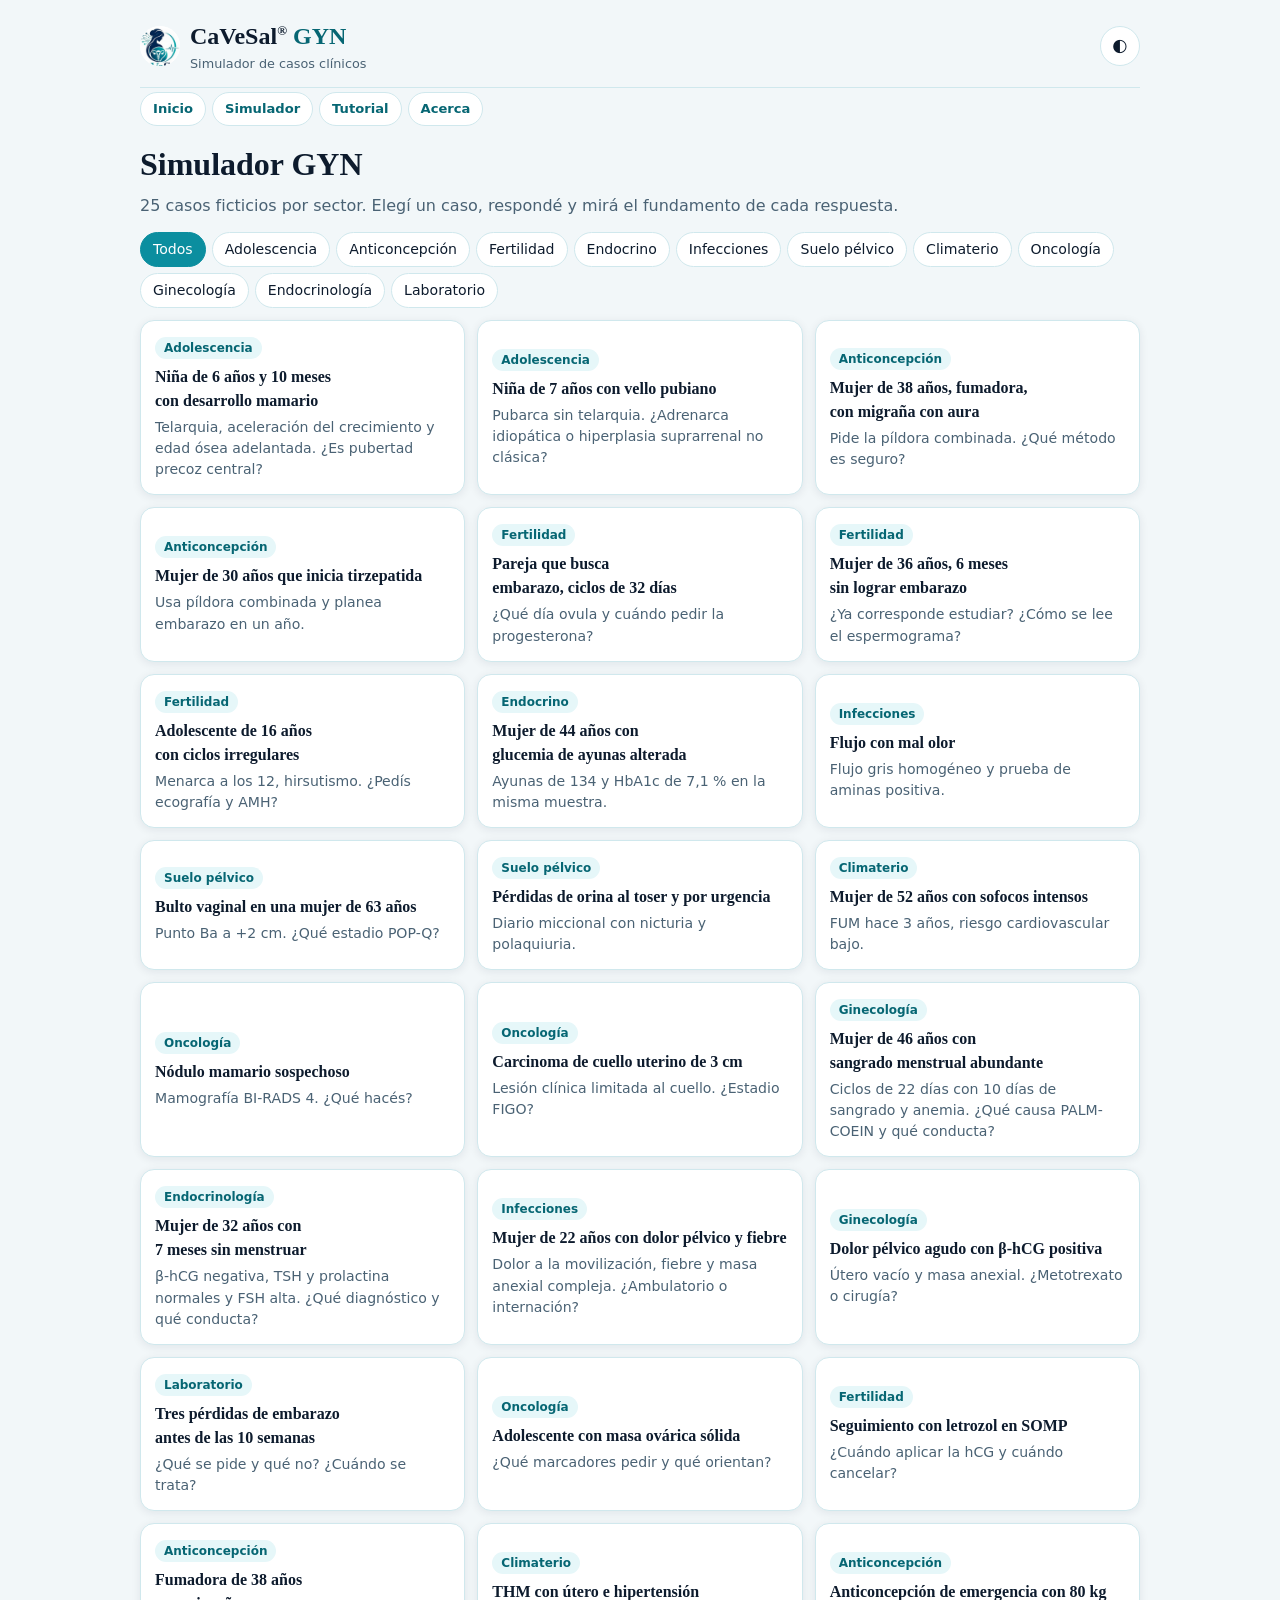
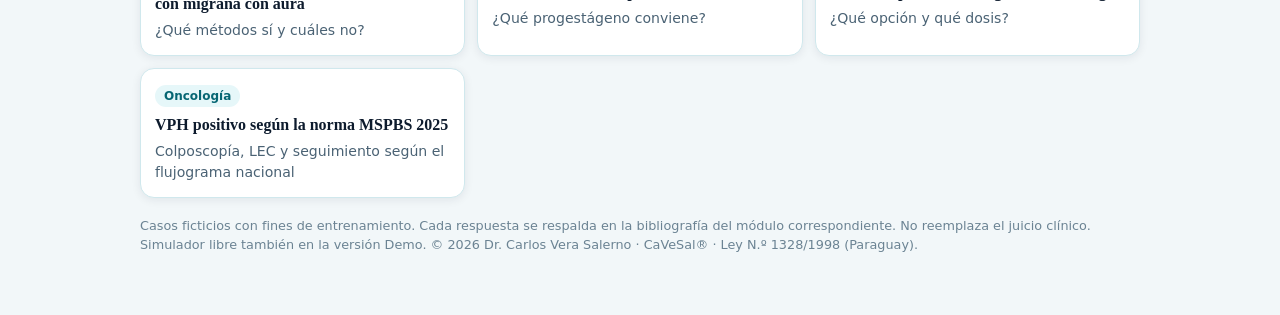
<file: simulador.html>
<!DOCTYPE html>
<html lang="es">
<head>
<meta charset="utf-8">
<meta name="viewport" content="width=device-width, initial-scale=1, viewport-fit=cover">
<title>Simulador · CaVeSal® GYN</title>
<meta name="robots" content="noindex, nofollow">
<meta name="theme-color" content="#0b8e9f">
<link rel="stylesheet" href="css/estilos.css">
<link rel="icon" type="image/png" href="assets/favicon.png">
<link rel="manifest" href="manifest.json">
<style>
.sim-intro{color:var(--ink-soft);margin:6px 0 14px}
.sim-filtros{display:flex;flex-wrap:wrap;gap:6px;margin-bottom:12px}
.sim-filtros button{border:1px solid var(--line);background:var(--surface);color:var(--ink);border-radius:999px;padding:6px 12px;font:inherit;font-size:.88rem;cursor:pointer}
.sim-filtros button.on{background:var(--teal);color:var(--on-teal);border-color:var(--teal)}
.sim-grid{display:grid;grid-template-columns:repeat(auto-fill,minmax(260px,1fr));gap:12px}
.sim-card{background:var(--surface);border:1px solid var(--line);border-radius:var(--radius);padding:14px;box-shadow:var(--shadow);cursor:pointer;text-align:left;font:inherit;color:var(--ink)}
.sim-card:hover{border-color:var(--teal)}
.sim-sector{display:inline-block;font-size:.75rem;font-weight:700;color:var(--teal-ink);background:var(--teal-soft);border-radius:999px;padding:2px 9px;margin-bottom:6px}
.sim-card h3{font-size:1rem;margin:0 0 4px}
.sim-card p{font-size:.88rem;color:var(--ink-soft);margin:0}
.sim-caso{background:var(--surface);border:1px solid var(--line);border-radius:var(--radius);padding:16px;box-shadow:var(--shadow)}
.sim-relato{background:var(--surface-2);border-radius:10px;padding:12px;margin:10px 0 14px;line-height:1.5}
.sim-q{margin:14px 0}
.sim-q h4{margin:0 0 8px;font-size:.98rem}
.sim-op{display:block;width:100%;text-align:left;border:1px solid var(--line);background:var(--surface);color:var(--ink);border-radius:10px;padding:10px 12px;margin:6px 0;font:inherit;cursor:pointer}
.sim-op:hover:not([disabled]){border-color:var(--teal)}
.sim-op.ok{background:var(--ok-soft);border-color:var(--ok-line)}
.sim-op.mal{background:var(--bad-soft);border-color:var(--bad-line)}
.sim-op[disabled]{cursor:default}
.sim-fb{font-size:.9rem;padding:8px 10px;border-radius:8px;margin-top:6px}
.sim-fb.ok{background:var(--ok-soft);color:var(--ok)}
.sim-fb.mal{background:var(--bad-soft);color:var(--bad)}
.sim-fb a{color:inherit;font-weight:700}
.sim-acc{display:flex;flex-wrap:wrap;gap:8px;margin-top:14px}
.sim-acc a,.sim-acc button{border:1px solid var(--teal);background:var(--teal);color:var(--on-teal);border-radius:10px;padding:8px 14px;font:inherit;text-decoration:none;cursor:pointer}
.sim-acc .sec{background:var(--surface);color:var(--teal-ink)}
.sim-puntaje{font-weight:700;margin-top:10px}
.sim-nota{font-size:.8rem;color:var(--ink-faint);margin-top:18px}
</style>
</head>
<body>
<div class="wrap">
  <header class="topbar">
    <a class="brand" href="./">
      <img class="logo" src="assets/logo-gyn-icono.png" alt="" width="40" height="40">
      <span><span class="name">CaVeSal<sup>®</sup> <b>GYN</b></span><span class="tag">Simulador de casos clínicos</span></span>
    </a>
    <button id="btnTema" class="btn-tema" type="button" aria-label="Cambiar tema claro u oscuro">◐</button>
  </header>
  <nav class="topnav" aria-label="Secciones">
    <a class="pill" href="./">Inicio</a>
    <a class="pill" href="simulador.html">Simulador</a>
    <a class="pill" href="manual.html">Tutorial</a>
    <a class="pill" href="acerca.html">Acerca</a>
  </nav>
  <main id="sim"></main>
  <p class="sim-nota">Casos ficticios con fines de entrenamiento. Cada respuesta se respalda en la bibliografía del módulo correspondiente. No reemplaza el juicio clínico. Simulador libre también en la versión Demo. © 2026 Dr. Carlos Vera Salerno · CaVeSal® · Ley N.º 1328/1998 (Paraguay).</p>
</div>
<script src="js/sim-gyn.js"></script>
<script>
(function () {
  var C = window.SIM_GYN, el = document.getElementById('sim'), filtro = 'Todos';
  function esc(s) { return String(s).replace(/[&<>"]/g, function (c) { return { '&': '&amp;', '<': '&lt;', '>': '&gt;', '"': '&quot;' }[c]; }); }
  (function tema() {
    var g = null; try { g = localStorage.getItem('cavesal_gyn_tema'); } catch (e) {}
    if (g) document.documentElement.setAttribute('data-theme', g);
    document.getElementById('btnTema').addEventListener('click', function () {
      var a = document.documentElement.getAttribute('data-theme'), osc = a ? a === 'dark' : matchMedia('(prefers-color-scheme: dark)').matches, n = osc ? 'light' : 'dark';
      document.documentElement.setAttribute('data-theme', n); try { localStorage.setItem('cavesal_gyn_tema', n); } catch (e) {}
    });
  })();
  function mezcla(a) { for (var i = a.length - 1; i > 0; i--) { var k = Math.floor(Math.random() * (i + 1)), x = a[i]; a[i] = a[k]; a[k] = x; } return a; }
  function lista() {
    var sec = ['Todos']; C.forEach(function (c) { if (sec.indexOf(c.sector) < 0) sec.push(c.sector); });
    el.innerHTML = '<h1 style="font-family:var(--display);margin:14px 0 0">Simulador GYN</h1>' +
      '<p class="sim-intro">' + C.length + ' casos ficticios por sector. Elegí un caso, respondé y mirá el fundamento de cada respuesta.</p>' +
      '<div class="sim-filtros">' + sec.map(function (s) { return '<button type="button" data-f="' + esc(s) + '" class="' + (s === filtro ? 'on' : '') + '">' + esc(s) + '</button>'; }).join('') + '</div>' +
      '<div class="sim-grid">' + C.filter(function (c) { return filtro === 'Todos' || c.sector === filtro; }).map(function (c) {
        return '<button type="button" class="sim-card" data-caso="' + c.id + '"><span class="sim-sector">' + esc(c.sector) + '</span><h3>' + esc(c.titulo) + '</h3><p>' + esc(c.resumen) + '</p></button>';
      }).join('') + '</div>';
  }
  function caso(id) {
    var c = C.filter(function (x) { return x.id === id; })[0]; if (!c) return lista();
    el.innerHTML = '<div class="sim-caso" data-id="' + c.id + '"><span class="sim-sector">' + esc(c.sector) + '</span><h2 style="margin:4px 0">' + esc(c.titulo) + '</h2>' +
      '<div class="sim-relato">' + esc(c.relato) + '</div>' +
      c.preguntas.map(function (p, i) {
        return '<div class="sim-q" data-q="' + i + '"><h4>' + (i + 1) + '. ' + esc(p.q) + '</h4>' +
          mezcla(p.ops.map(function (o, j) { return j; })).map(function (j) { return '<button type="button" class="sim-op" data-o="' + j + '">' + esc(p.ops[j].t) + '</button>'; }).join('') + '<div class="sim-res"></div></div>';
      }).join('') +
      '<div class="sim-puntaje" id="simPts"></div>' +
      '<div class="sim-acc"><a href="./#' + c.modulo + '">Calcularlo en la app</a><button type="button" class="sec" data-volver>Otros casos</button></div></div>';
    window.scrollTo(0, 0);
  }
  el.addEventListener('click', function (ev) {
    var t = ev.target.closest('button'); if (!t) return;
    if (t.dataset.f) { filtro = t.dataset.f; lista(); return; }
    if (t.dataset.caso) { location.hash = t.dataset.caso; return; }
    if (t.hasAttribute('data-volver')) { location.hash = ''; return; }
    if (t.classList.contains('sim-op')) {
      var qd = t.closest('.sim-q'), cd = t.closest('.sim-caso');
      var c = C.filter(function (x) { return x.id === cd.dataset.id; })[0], p = c.preguntas[+qd.dataset.q], o = p.ops[+t.dataset.o];
      qd.querySelectorAll('.sim-op').forEach(function (b) { b.disabled = true; if (p.ops[+b.dataset.o].ok) b.classList.add('ok'); });
      if (!o.ok) t.classList.add('mal');
      qd.dataset.ok = o.ok ? '1' : '0';
      qd.querySelector('.sim-res').innerHTML = '<div class="sim-fb ' + (o.ok ? 'ok' : 'mal') + '">' + esc(o.fb) + '<br><a href="' + p.url + '">' + esc(p.ref) + '</a></div>';
      var hechas = cd.querySelectorAll('.sim-q[data-ok]'), bien = cd.querySelectorAll('.sim-q[data-ok="1"]');
      if (hechas.length === c.preguntas.length) document.getElementById('simPts').textContent = 'Resultado: ' + bien.length + ' de ' + c.preguntas.length + ' correctas.';
    }
  });
  function ruta() { var h = location.hash.slice(1); if (h) caso(h); else lista(); }
  window.addEventListener('hashchange', ruta); ruta();
})();
</script>
</body>
</html>
</file>
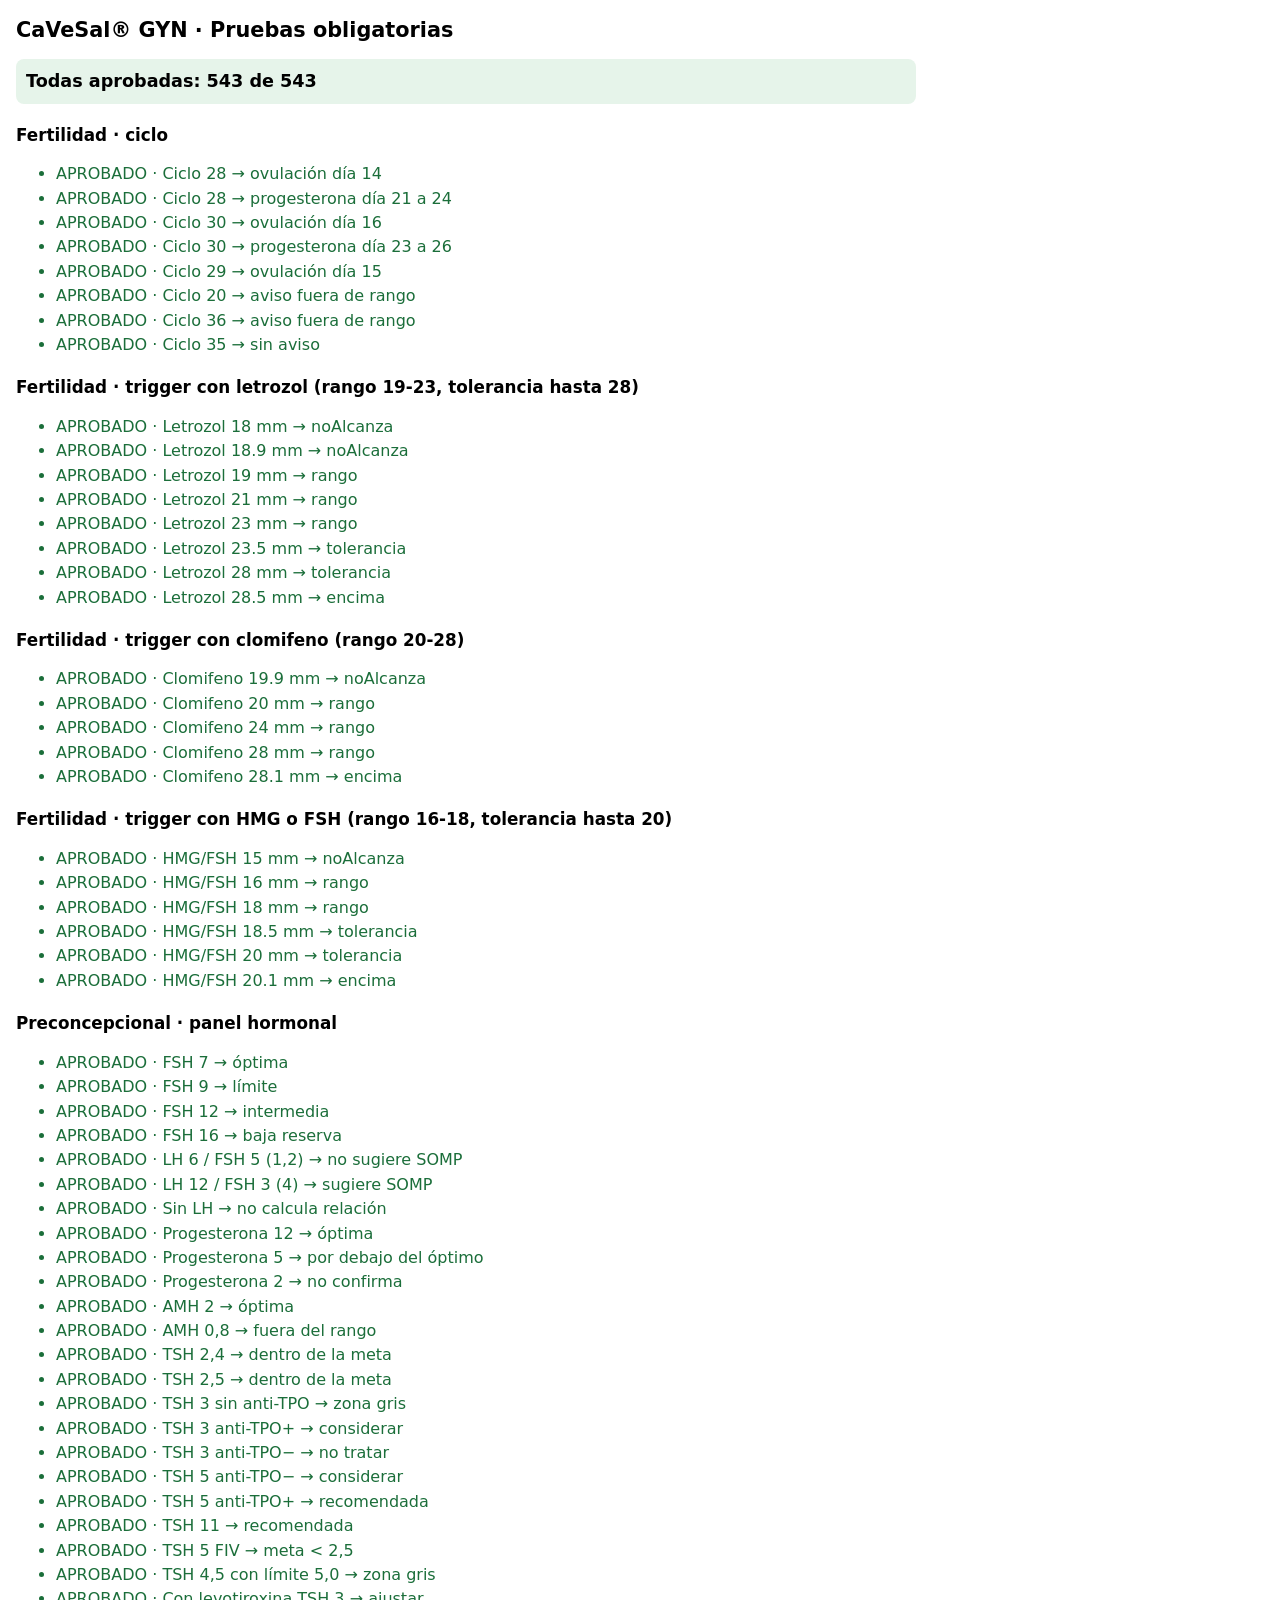
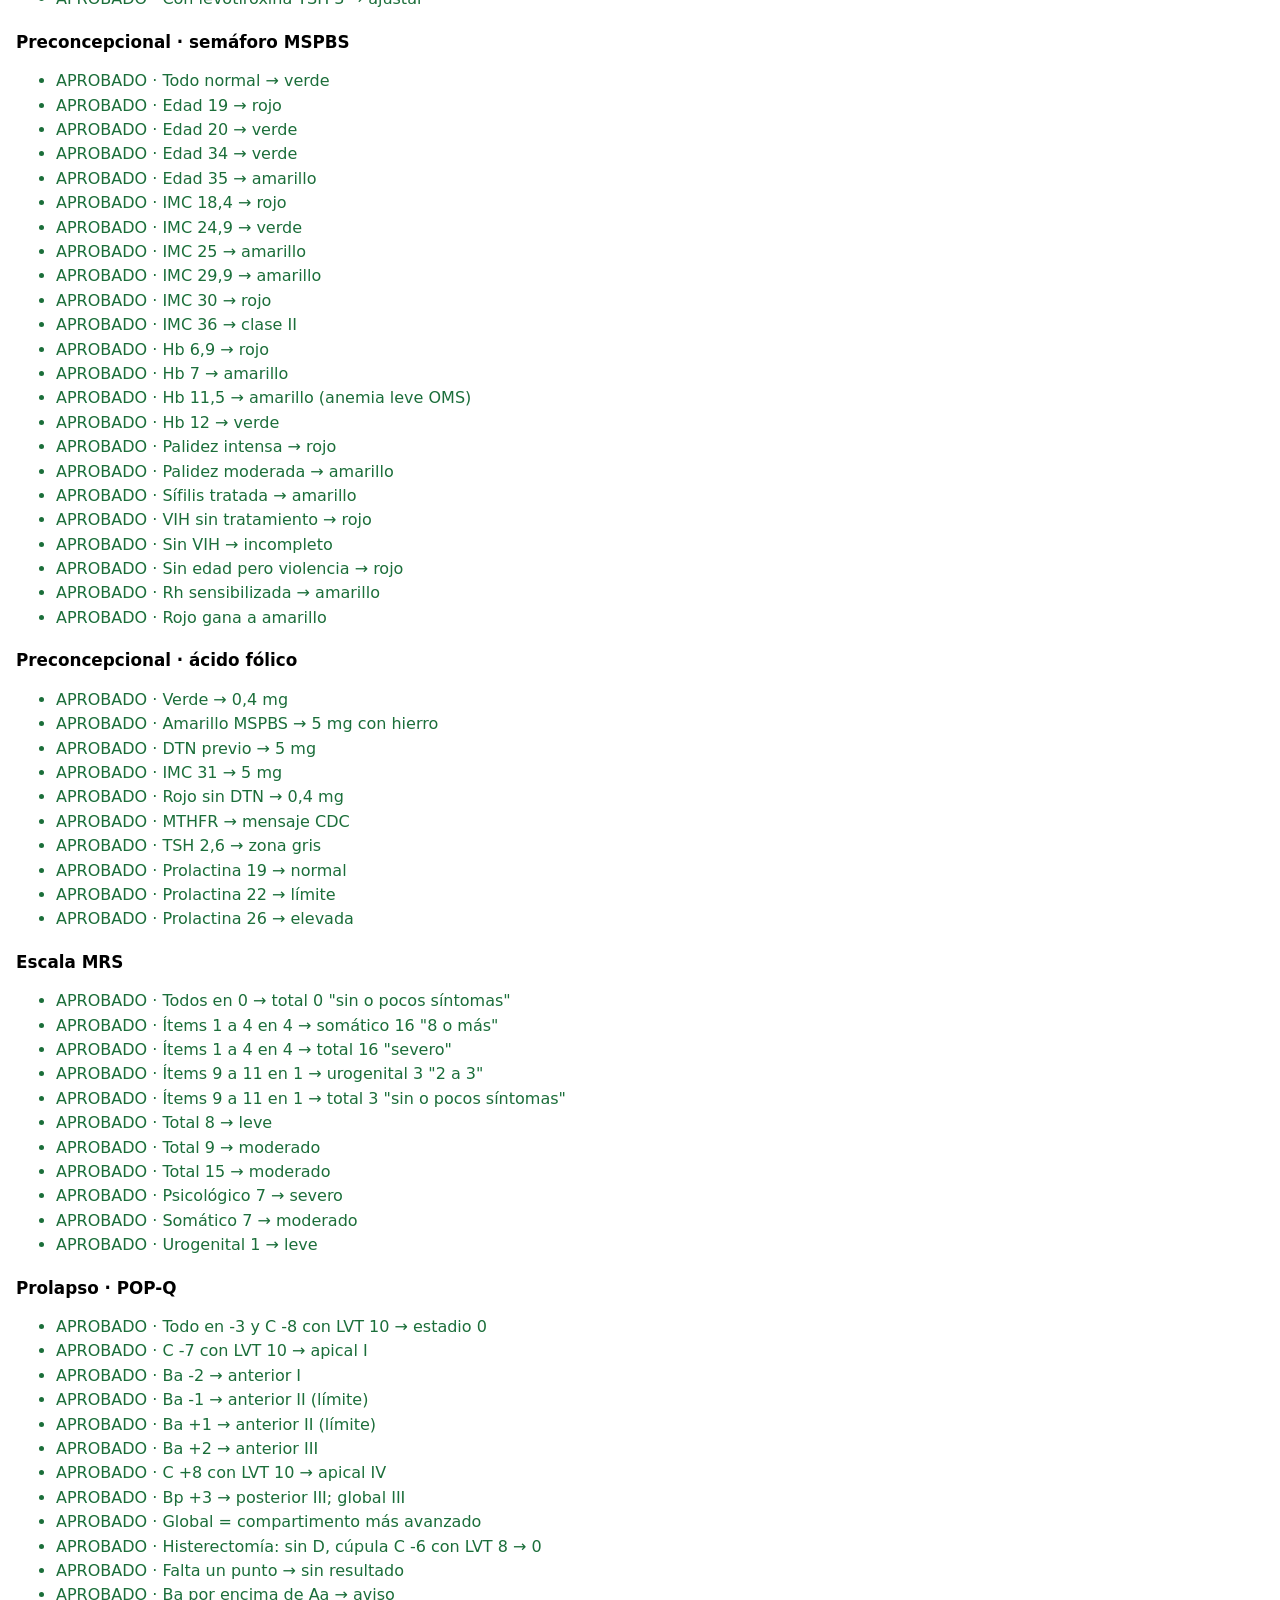
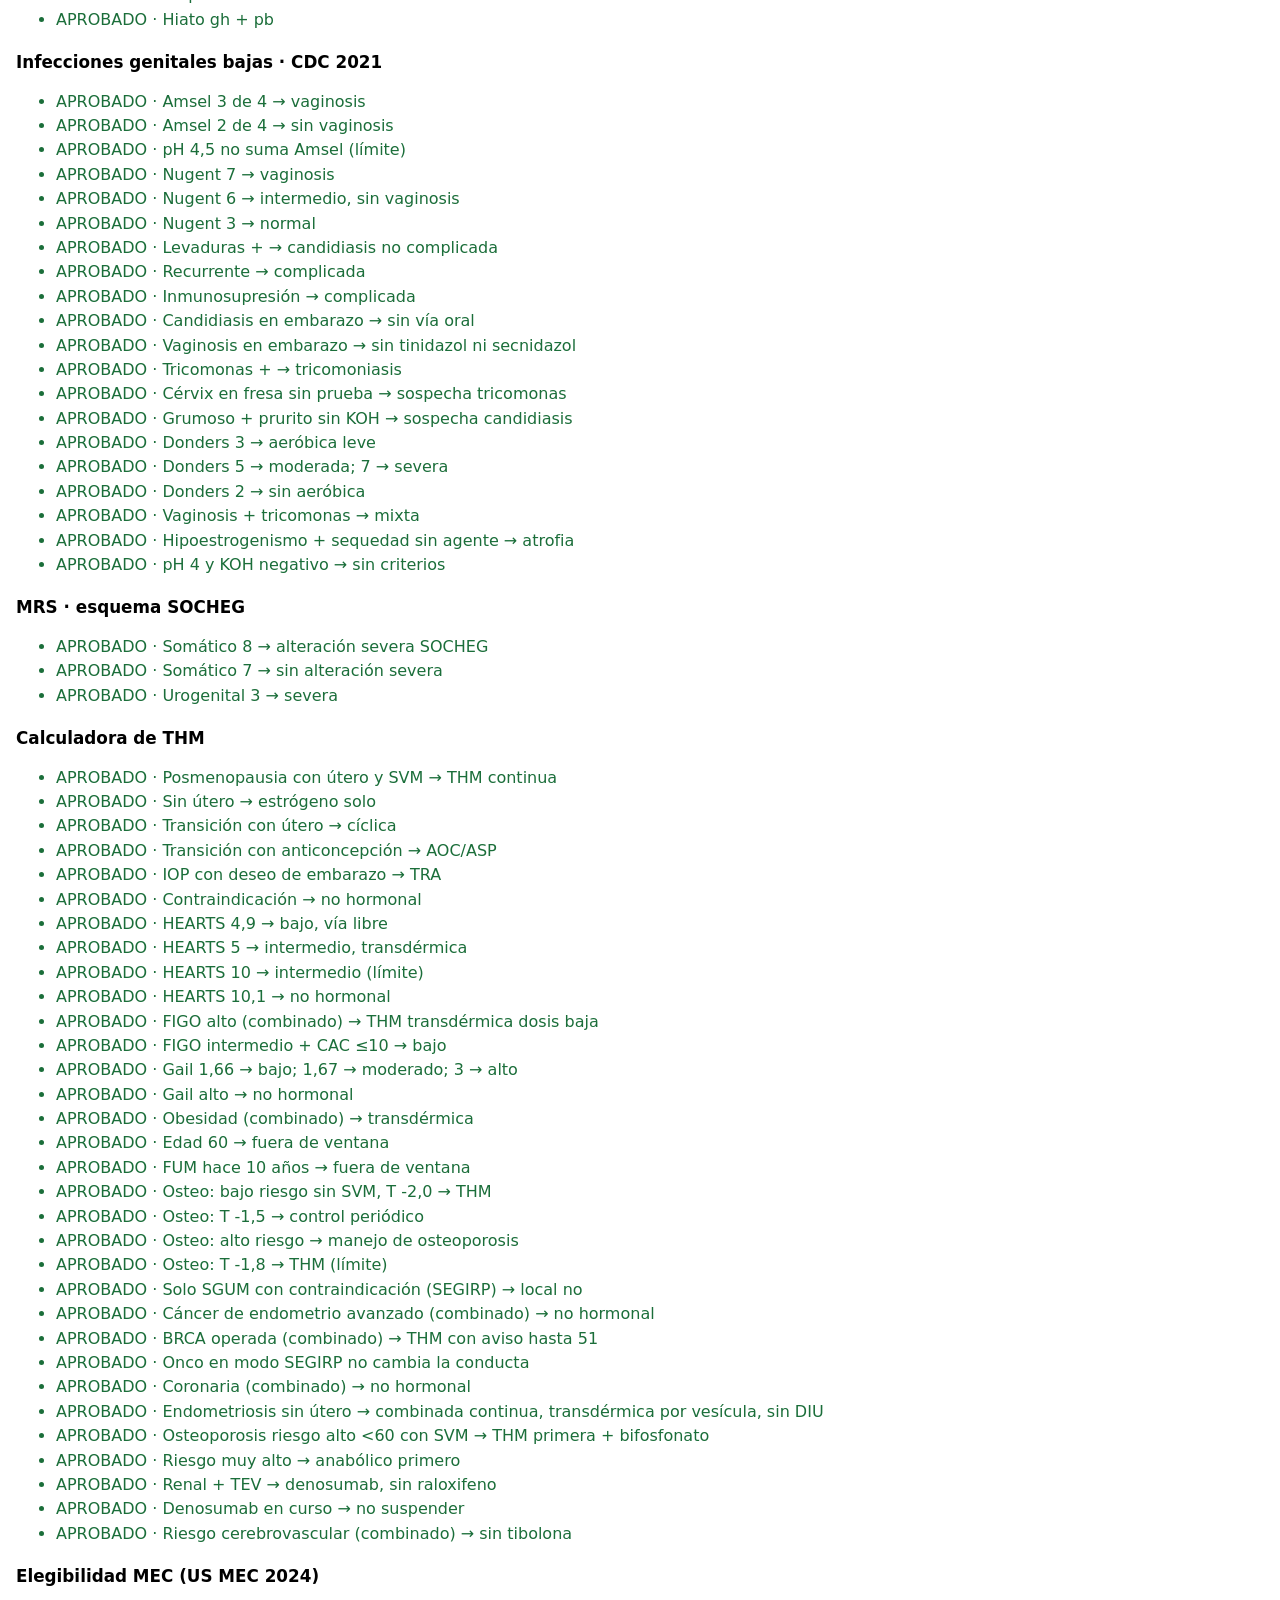
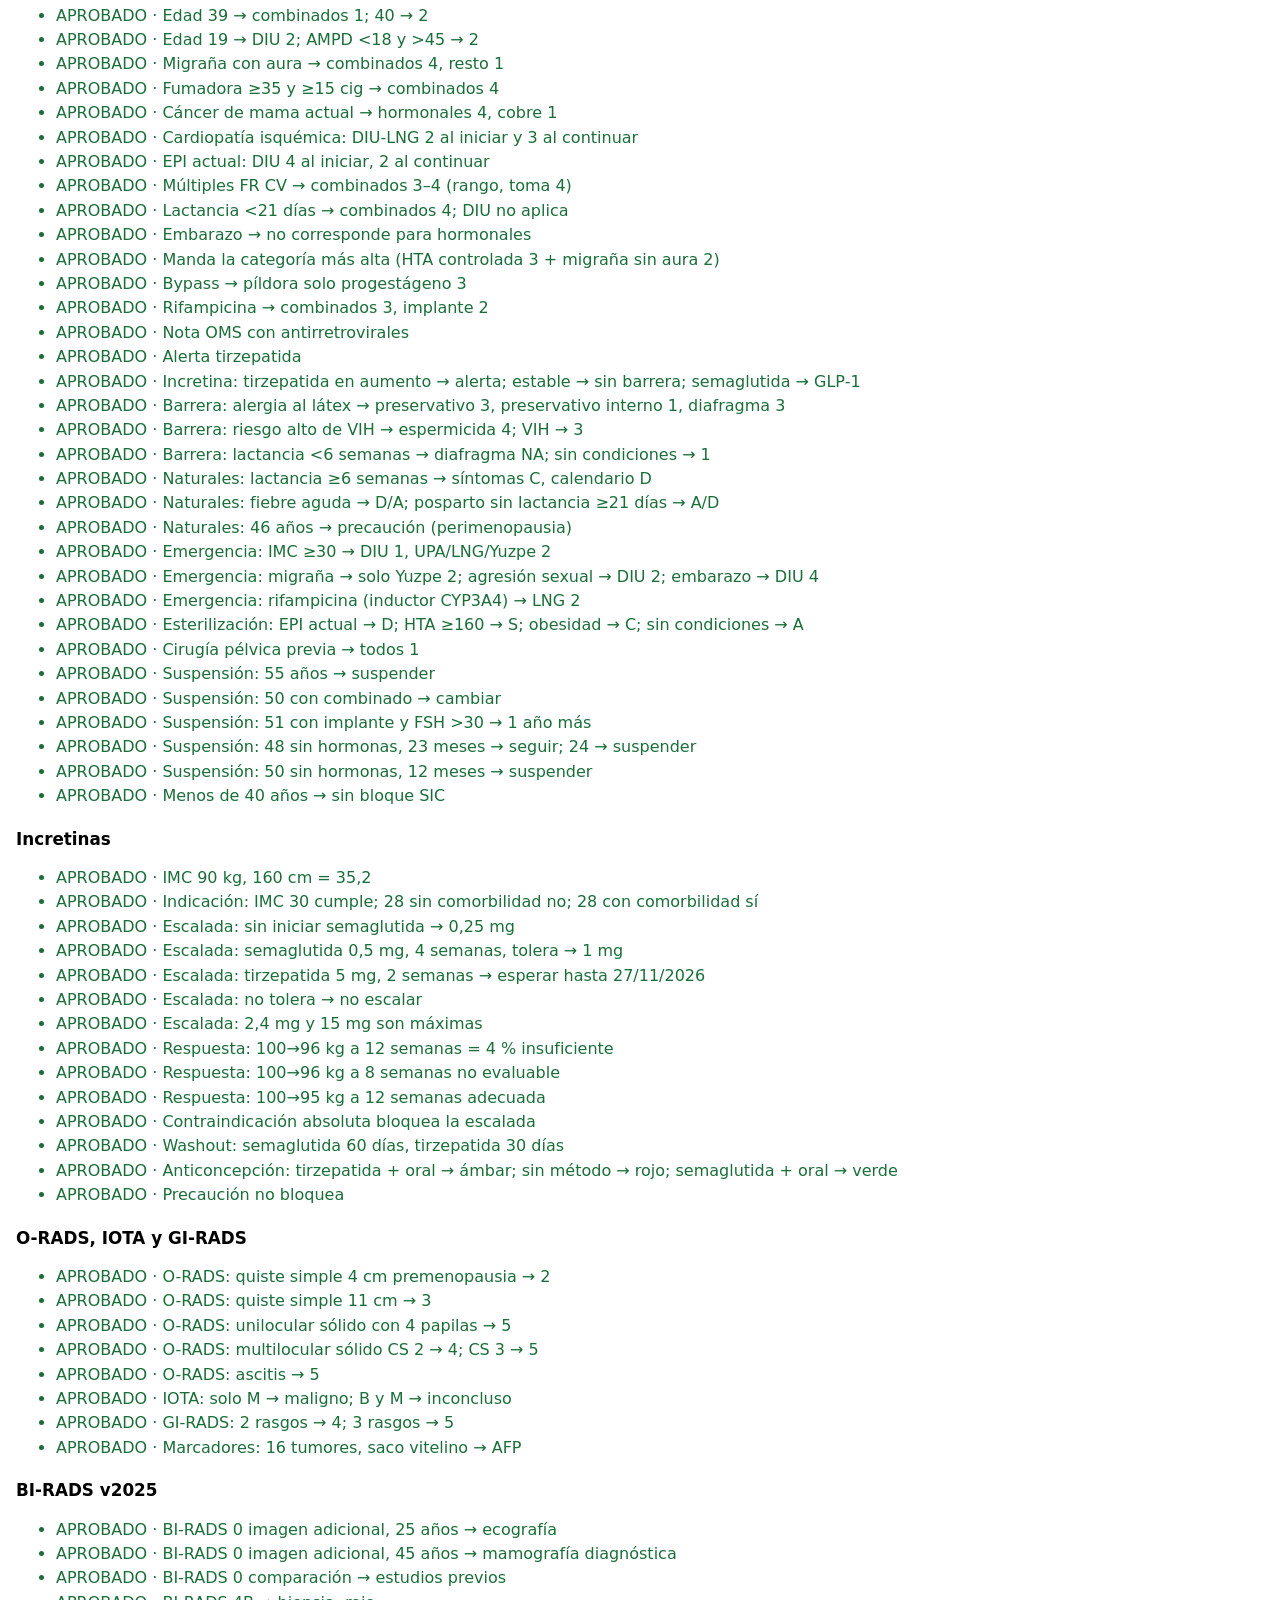
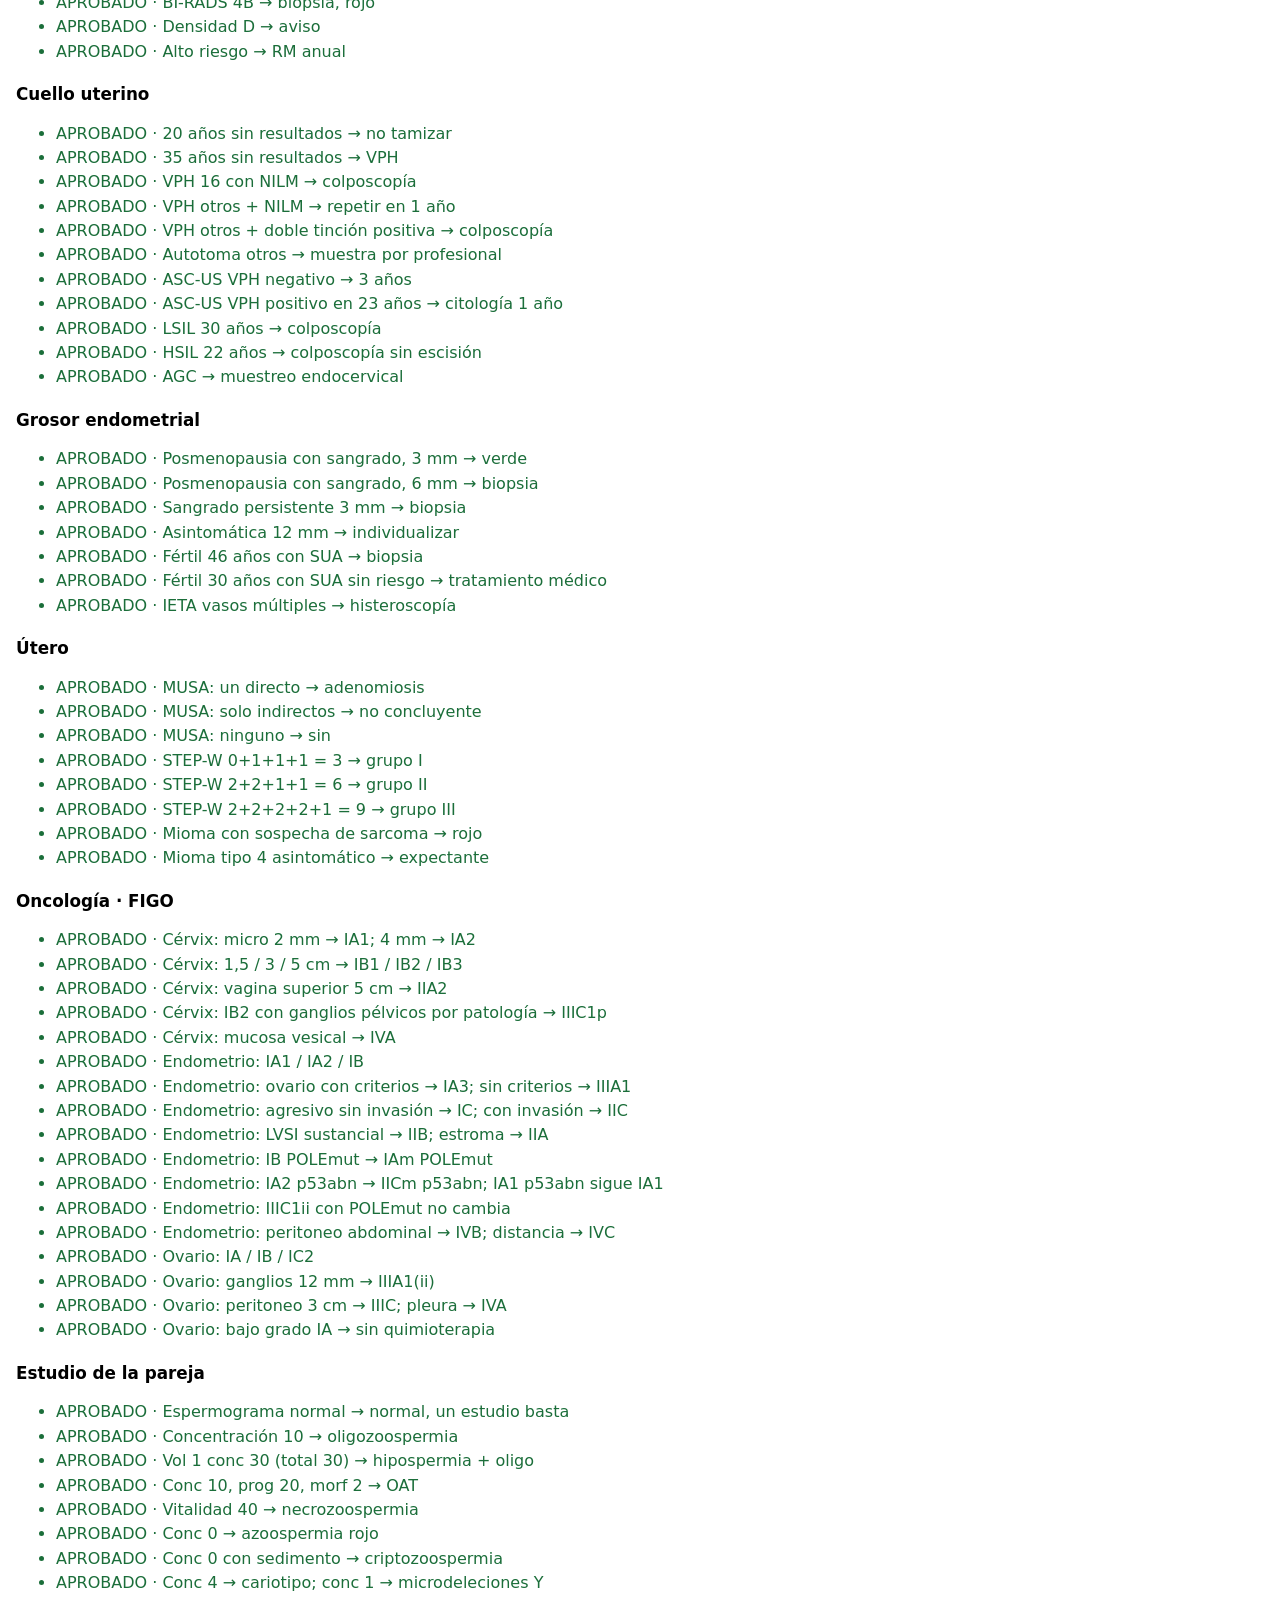
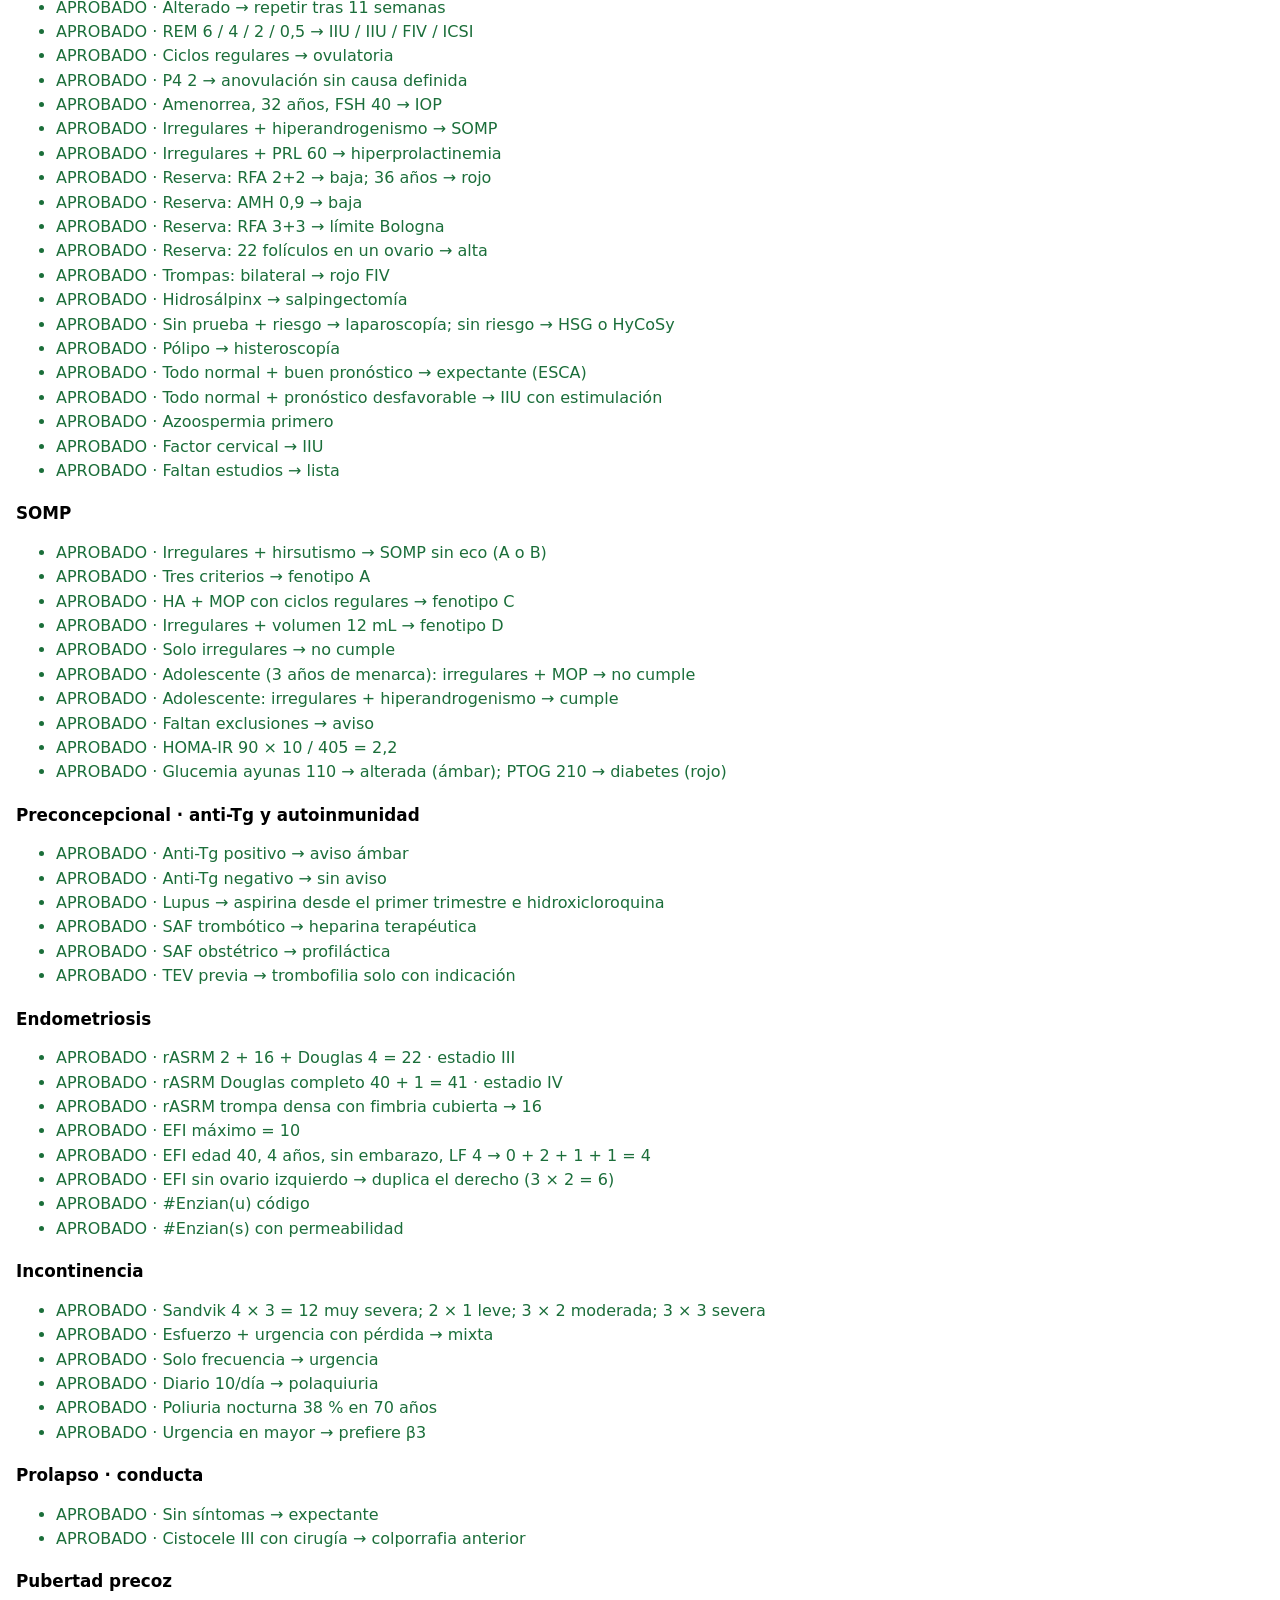
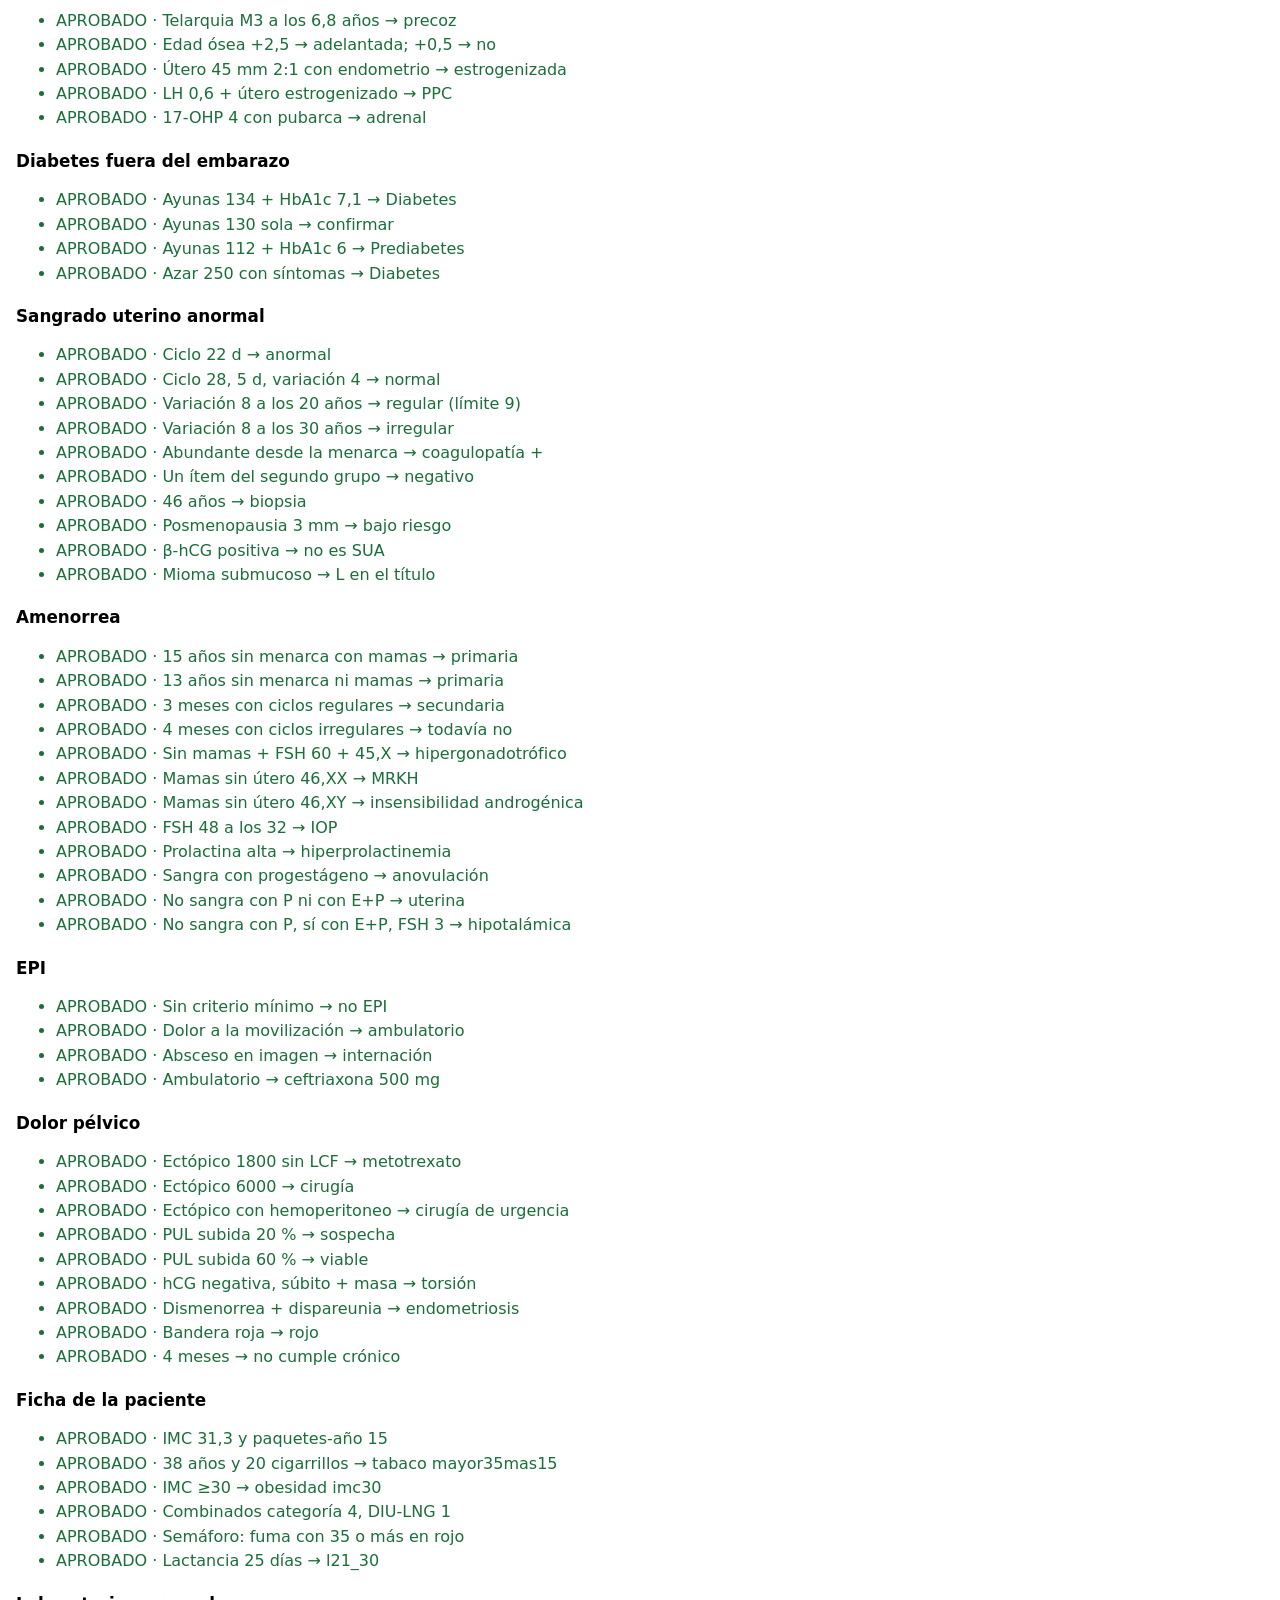
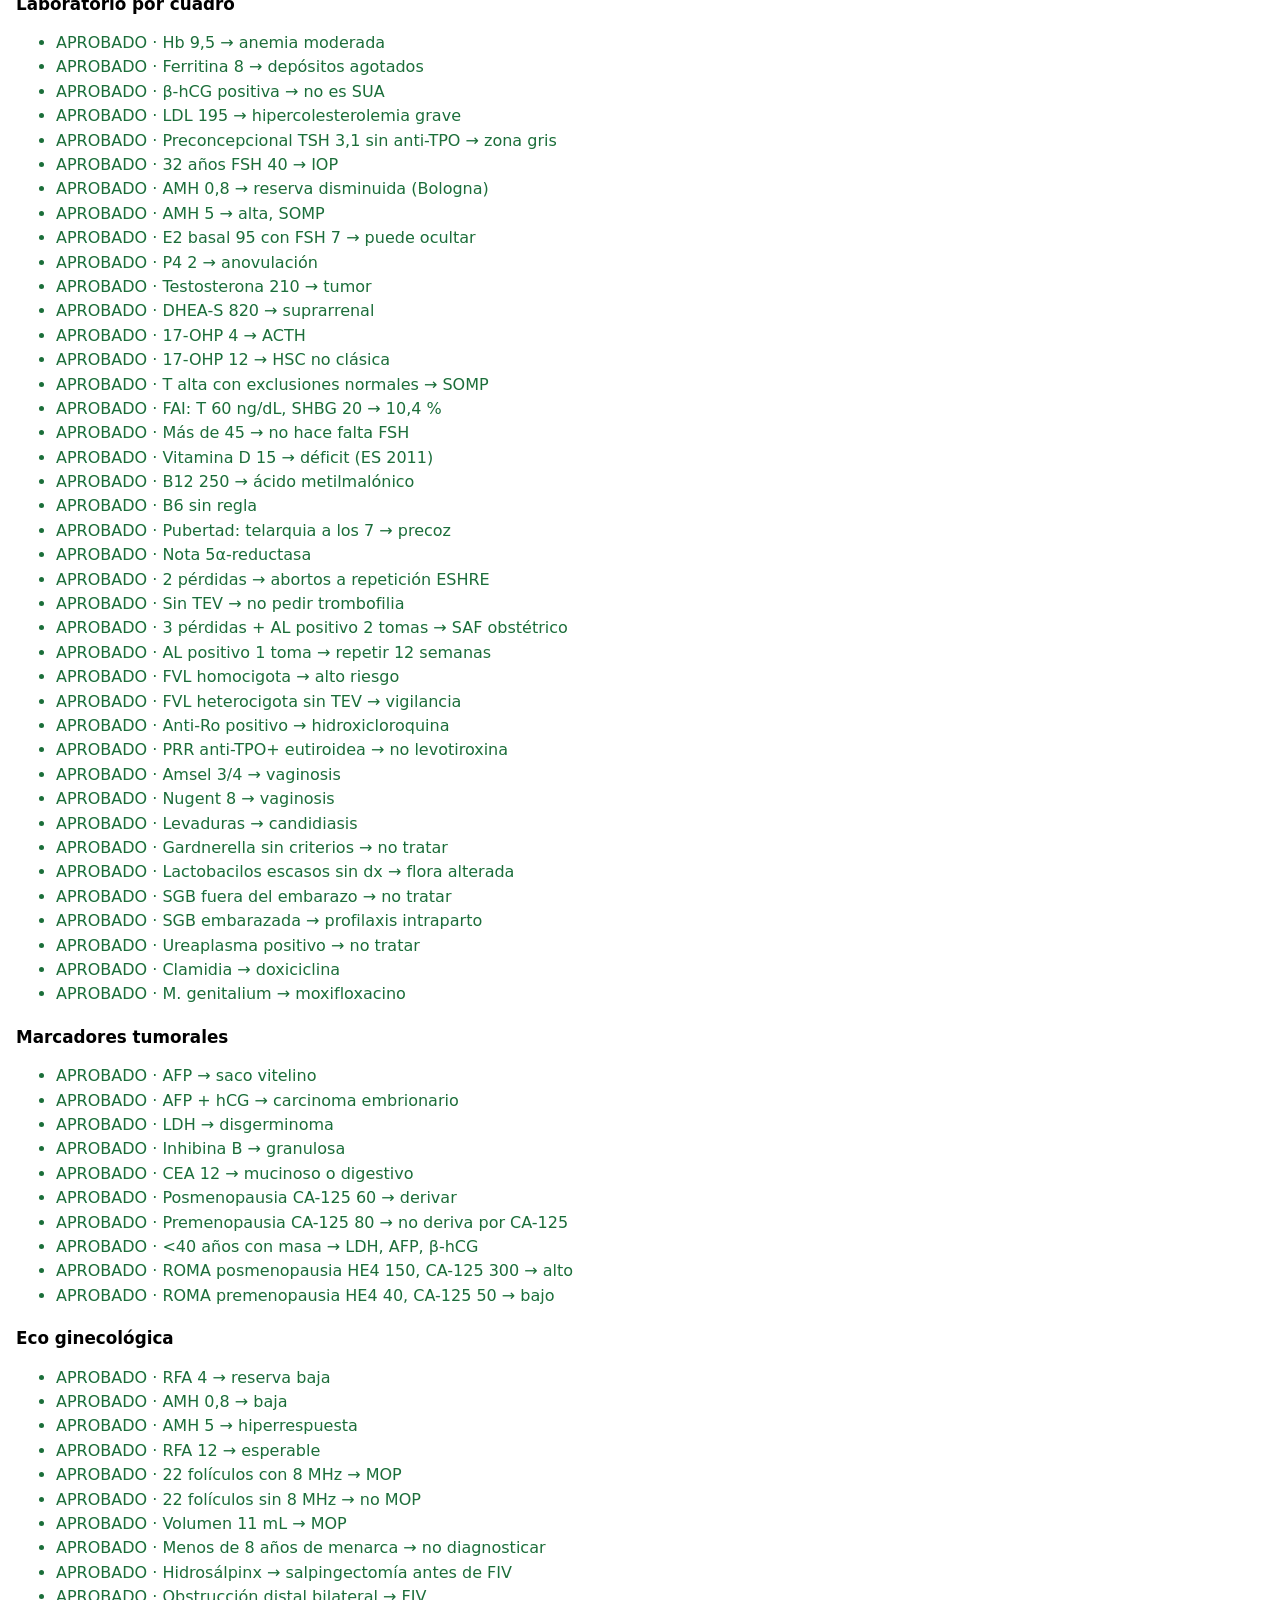
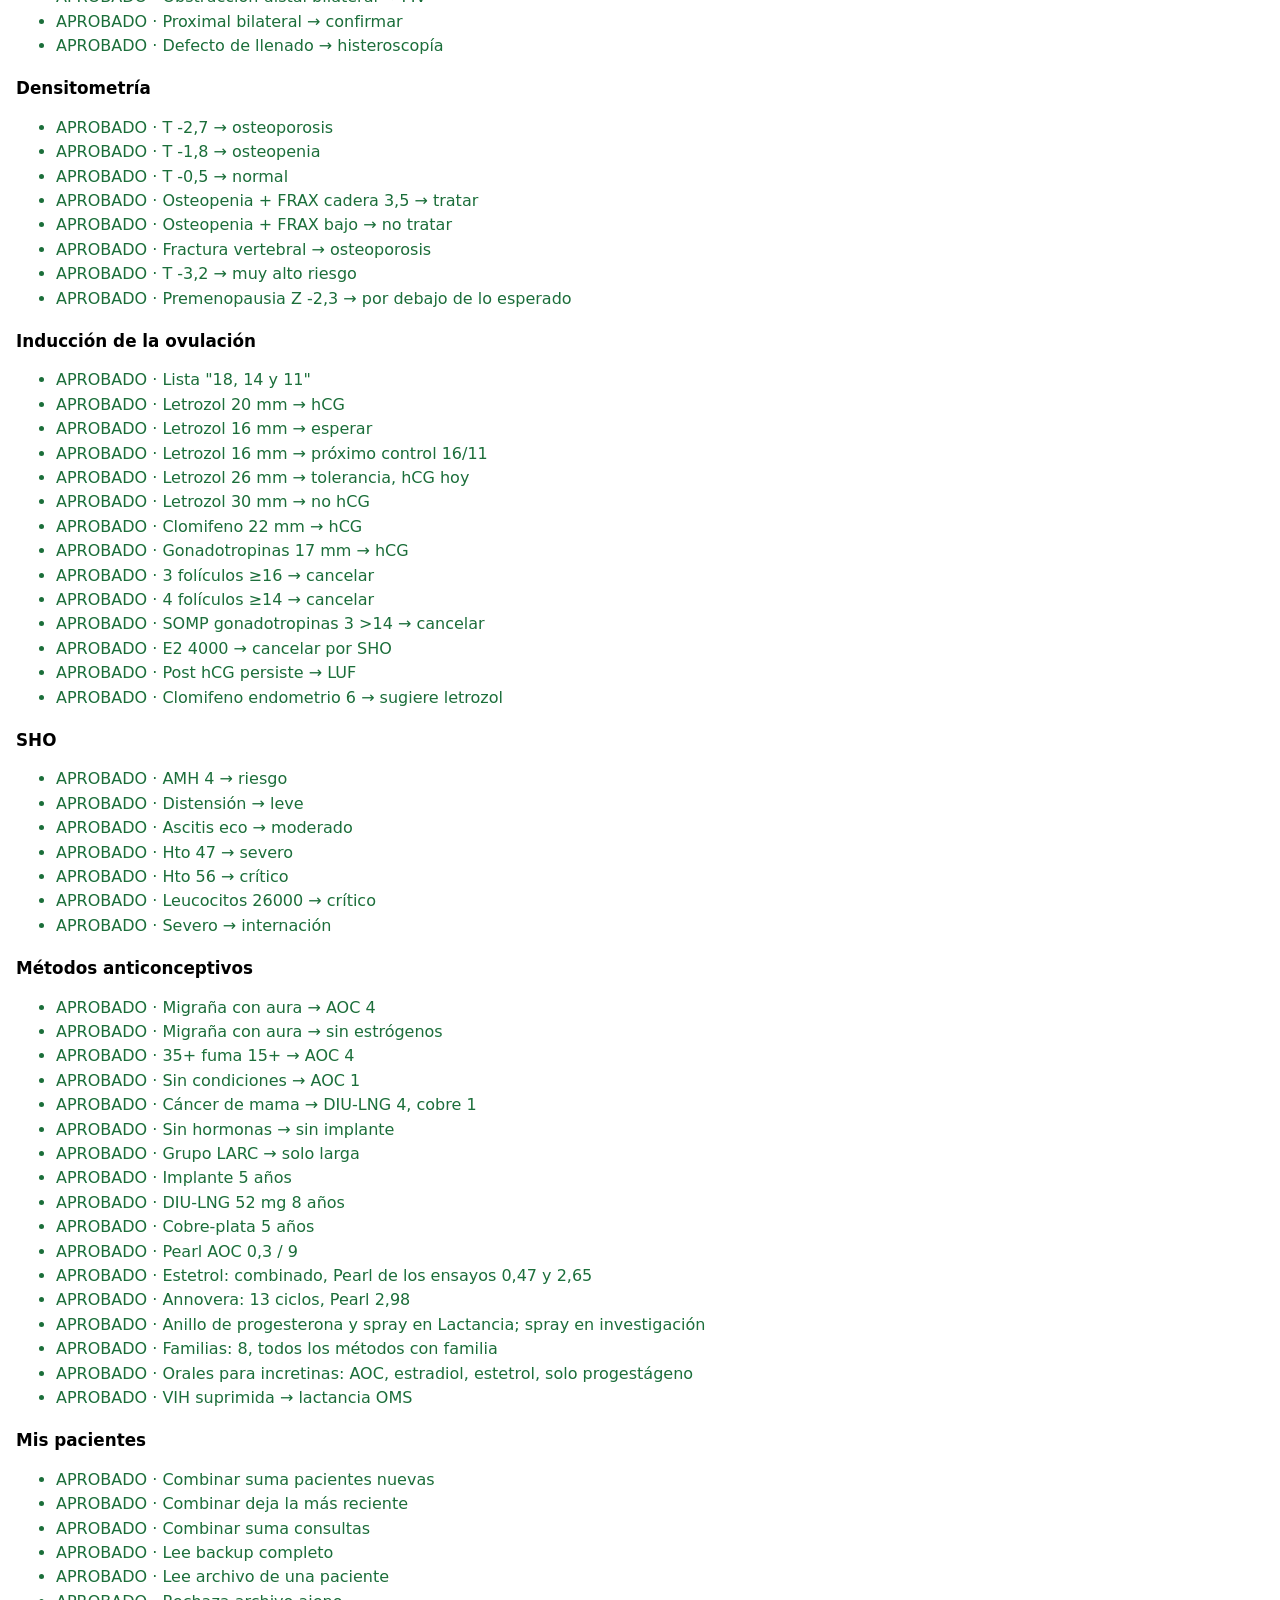
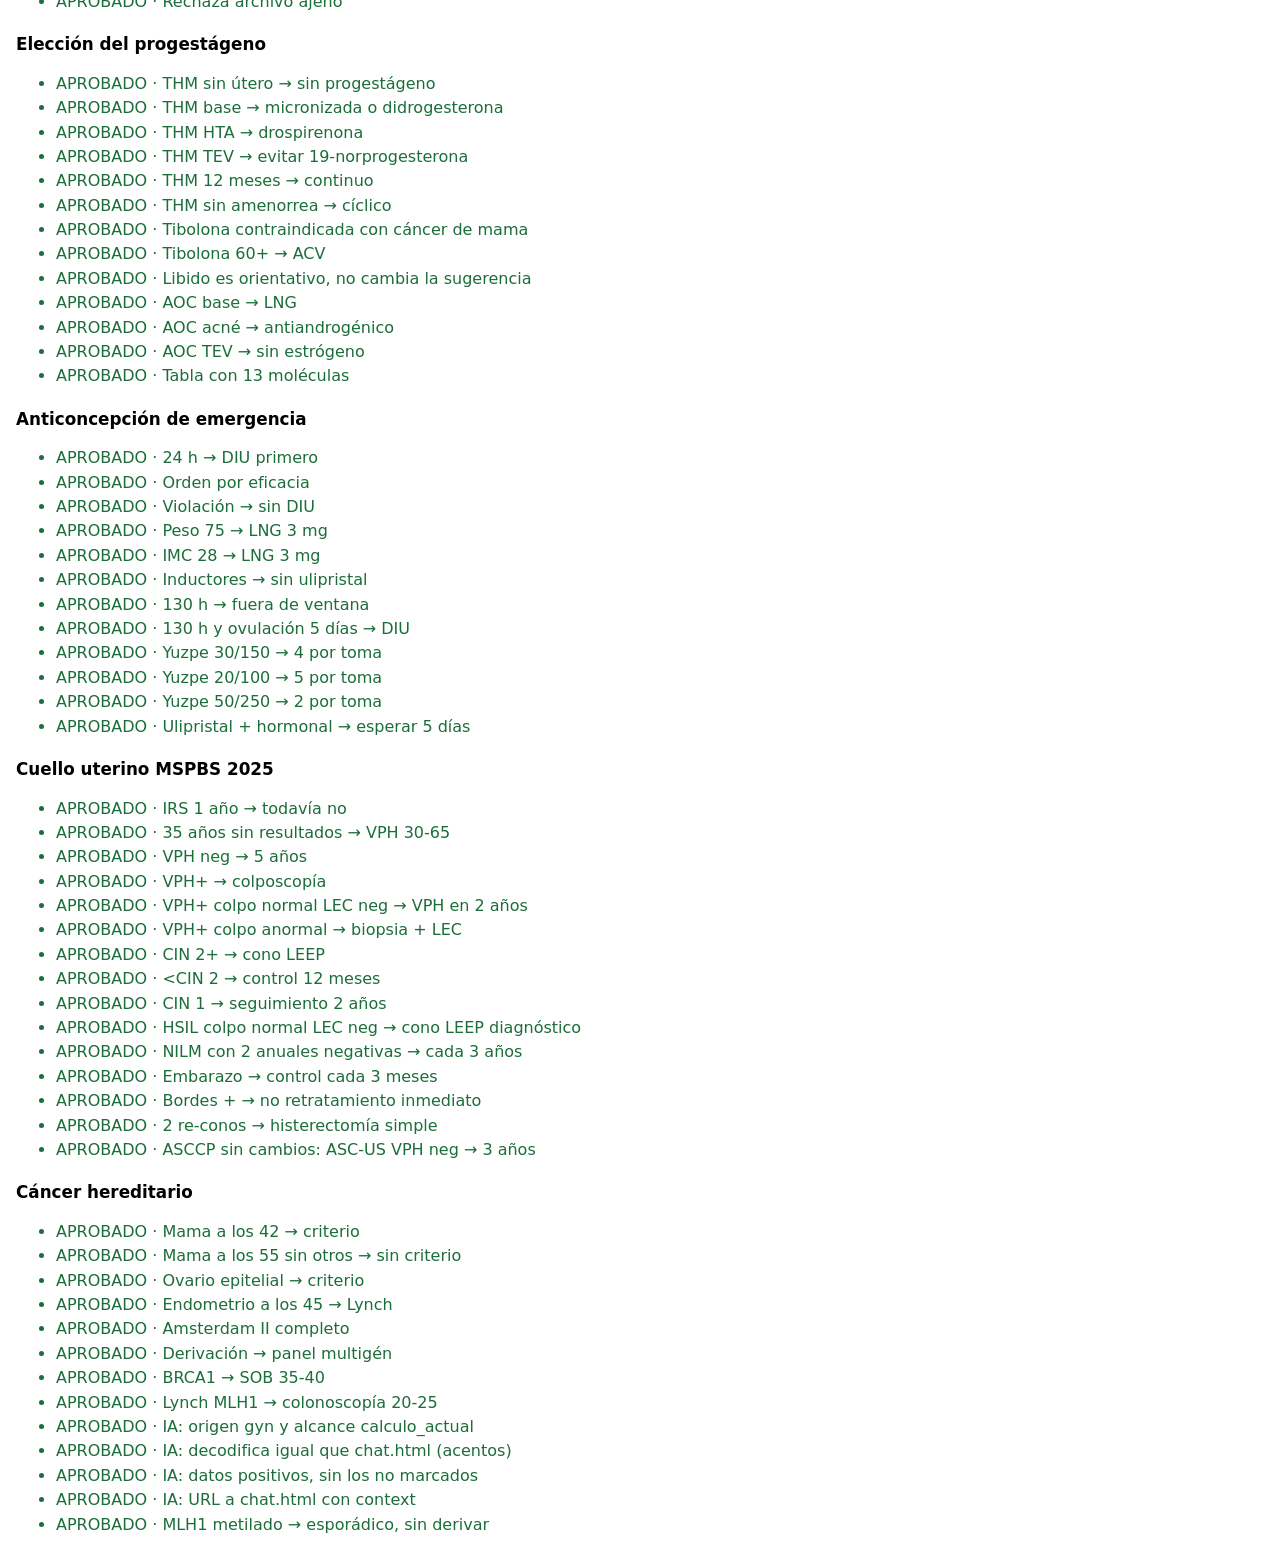
<file: tests.html>
<!DOCTYPE html>
<html lang="es">
<head>
<meta charset="utf-8">
<meta name="viewport" content="width=device-width, initial-scale=1">
<meta name="robots" content="noindex, nofollow">
<title>CaVeSal® GYN · Pruebas</title>
<style>
body{font-family:system-ui,sans-serif;margin:16px;max-width:900px;line-height:1.4}
h1{font-size:1.3rem} h2{font-size:1.05rem;margin-top:20px}
.ok{color:#1b6e3a} .mal{color:#a1241b;font-weight:700}
li{margin:2px 0} #resumen{font-weight:700;font-size:1.1rem;padding:10px;border-radius:8px}
</style>
</head>
<body>
<h1>CaVeSal® GYN · Pruebas obligatorias</h1>
<div id="resumen"></div>
<div id="out"></div>
<script src="js/textos-es.js"></script>
<script src="js/fertilidad.js"></script>
<script src="js/preconcepcional.js"></script>
<script src="js/pareja.js"></script>
<script src="js/somp.js"></script>
<script src="js/mrs.js"></script>
<script src="js/prolapso.js"></script>
<script src="js/incontinencia.js"></script>
<script src="js/endometriosis.js"></script>
<script src="js/vaginitis.js"></script>
<script src="js/thm.js"></script>
<script src="js/mec.js"></script>
<script src="js/incretinas.js"></script>
<script src="js/comun.js"></script>
<script src="js/orads.js"></script>
<script src="js/estudios.js"></script>
<script src="js/utero.js"></script>
<script src="js/onco.js"></script>
<script src="js/pubertad.js"></script>
<script src="js/dm.js"></script>
<script src="js/cvs-lic.js"></script>
<script src="js/licencia.js"></script>
<script src="js/hua.js"></script>
<script src="js/amenorrea.js"></script>
<script src="js/epi.js"></script>
<script src="js/dolor.js"></script>
<script src="js/ficha.js"></script>
<script src="js/pacientes.js"></script>
<script src="js/laboratorio.js"></script>
<script src="js/marcadores.js"></script>
<script src="js/ecogin.js"></script>
<script src="js/densitometria.js"></script>
<script src="js/induccion.js"></script>
<script src="js/sho.js"></script>
<script src="js/metodos.js"></script>
<script src="js/genetica.js"></script>
<script src="js/progestagenos.js"></script>
<script src="js/aemergencia.js"></script>
<script src="js/ia.js"></script>
<script>
(function () {
  var out = document.getElementById('out'), ok = 0, mal = 0, ul = null;
  function grupo(t) { var h = document.createElement('h2'); h.textContent = t; out.appendChild(h); ul = document.createElement('ul'); out.appendChild(ul); }
  function eq(desc, real, esperado) {
    var pasa = JSON.stringify(real) === JSON.stringify(esperado);
    pasa ? ok++ : mal++;
    var li = document.createElement('li');
    li.className = pasa ? 'ok' : 'mal';
    li.textContent = (pasa ? 'APROBADO · ' : 'FALLADO · ') + desc + (pasa ? '' : ' → obtenido ' + JSON.stringify(real) + ', esperado ' + JSON.stringify(esperado));
    ul.appendChild(li);
  }
  var F = GYN.fertilidad, P = GYN.preconcepcional, M = GYN.mrs;

  grupo('Fertilidad · ciclo');
  var c = F.calcularCiclo(28);
  eq('Ciclo 28 → ovulación día 14', c.ovulacion, 14);
  eq('Ciclo 28 → progesterona día 21 a 24', [c.p4Desde, c.p4Hasta], [21, 24]);
  c = F.calcularCiclo(30);
  eq('Ciclo 30 → ovulación día 16', c.ovulacion, 16);
  eq('Ciclo 30 → progesterona día 23 a 26', [c.p4Desde, c.p4Hasta], [23, 26]);
  eq('Ciclo 29 → ovulación día 15', F.calcularCiclo(29).ovulacion, 15);
  eq('Ciclo 20 → aviso fuera de rango', F.calcularCiclo(20).fueraDeRango, true);
  eq('Ciclo 36 → aviso fuera de rango', F.calcularCiclo(36).fueraDeRango, true);
  eq('Ciclo 35 → sin aviso', F.calcularCiclo(35).fueraDeRango, false);

  // Umbrales según la literatura (VALIDAR CON CARLOS): ver js/fertilidad.js
  grupo('Fertilidad · trigger con letrozol (rango 19-23, tolerancia hasta 28)');
  [[18, 'noAlcanza'], [18.9, 'noAlcanza'], [19, 'rango'], [21, 'rango'], [23, 'rango'], [23.5, 'tolerancia'], [28, 'tolerancia'], [28.5, 'encima']]
    .forEach(function (p) { eq('Letrozol ' + p[0] + ' mm → ' + p[1], F.clasificarFoliculo('letrozol', p[0]), p[1]); });
  grupo('Fertilidad · trigger con clomifeno (rango 20-28)');
  [[19.9, 'noAlcanza'], [20, 'rango'], [24, 'rango'], [28, 'rango'], [28.1, 'encima']]
    .forEach(function (p) { eq('Clomifeno ' + p[0] + ' mm → ' + p[1], F.clasificarFoliculo('clomifeno', p[0]), p[1]); });
  grupo('Fertilidad · trigger con HMG o FSH (rango 16-18, tolerancia hasta 20)');
  [[15, 'noAlcanza'], [16, 'rango'], [18, 'rango'], [18.5, 'tolerancia'], [20, 'tolerancia'], [20.1, 'encima']]
    .forEach(function (p) { eq('HMG/FSH ' + p[0] + ' mm → ' + p[1], F.clasificarFoliculo('gonadotropinas', p[0]), p[1]); });

  grupo('Preconcepcional · panel hormonal');
  eq('FSH 7 → óptima', P.fsh(7).etq, 'Óptima');
  eq('FSH 9 → límite', P.fsh(9).etq, 'Límite superior del rango óptimo');
  eq('FSH 12 → intermedia', P.fsh(12).etq, 'Intermedia, sin categoría en la guía');
  eq('FSH 16 → baja reserva', P.fsh(16).etq, 'Baja reserva ovárica');
  var r = P.relacion(6, 5);
  eq('LH 6 / FSH 5 (1,2) → no sugiere SOMP', [r.valor, r.etq], [1.2, 'No sugiere SOMP']);
  r = P.relacion(12, 3);
  eq('LH 12 / FSH 3 (4) → sugiere SOMP', [r.valor, r.etq], [4, 'Sugiere SOMP']);
  eq('Sin LH → no calcula relación', P.relacion(null, 5), null);
  eq('Progesterona 12 → óptima', P.p4(12).etq, 'Óptima');
  eq('Progesterona 5 → por debajo del óptimo', P.p4(5).etq, 'Confirma ovulación, pero por debajo del valor óptimo');
  eq('Progesterona 2 → no confirma', P.p4(2).etq, 'No confirma ovulación');
  eq('AMH 2 → óptima', P.amh(2).etq, 'Óptima');
  eq('AMH 0,8 → fuera del rango', P.amh(0.8).etq, 'Fuera del rango óptimo de la guía');
  eq('TSH 2,4 → dentro de la meta', P.tsh(2.4).color, 'verde');
  eq('TSH 2,5 → dentro de la meta', P.tsh(2.5).color, 'verde');
  eq('TSH 3 sin anti-TPO → zona gris', P.tsh(3).etq, 'Zona gris: pedir anti-TPO');
  eq('TSH 3 anti-TPO+ → considerar', P.tsh(3, { tpo: 'pos' }).etq, 'Anti-TPO positivo: considerar levotiroxina');
  eq('TSH 3 anti-TPO− → no tratar', P.tsh(3, { tpo: 'neg' }).color, 'verde');
  eq('TSH 5 anti-TPO− → considerar', P.tsh(5, { tpo: 'neg' }).color, 'ambar');
  eq('TSH 5 anti-TPO+ → recomendada', P.tsh(5, { tpo: 'pos' }).color, 'rojo');
  eq('TSH 11 → recomendada', P.tsh(11).color, 'rojo');
  eq('TSH 5 FIV → meta < 2,5', P.tsh(5, { fiv: true }).etq, 'Hipotiroidismo subclínico en FIV/ICSI: levotiroxina, meta menor de 2,5');
  eq('TSH 4,5 con límite 5,0 → zona gris', P.tsh(4.5, { lsup: '5' }).etq, 'Zona gris: pedir anti-TPO');
  eq('Con levotiroxina TSH 3 → ajustar', P.tsh(3, { levo: true }).color, 'ambar');

  grupo('Preconcepcional · semáforo MSPBS');
  var base = { edad: 28, peso: 60, talla: 165, hb: 13, palidez: 'no', sifilis: 'nr', vih: 'nr', rojo: {}, amarillo: {} };
  function S(o) { var d = JSON.parse(JSON.stringify(base)); for (var k in o) d[k] = o[k]; return P.semaforo(d); }
  eq('Todo normal → verde', S({}).color, 'verde');
  eq('Edad 19 → rojo', S({ edad: 19 }).color, 'rojo');
  eq('Edad 20 → verde', S({ edad: 20 }).color, 'verde');
  eq('Edad 34 → verde', S({ edad: 34 }).color, 'verde');
  eq('Edad 35 → amarillo', S({ edad: 35 }).color, 'amarillo');
  eq('IMC 18,4 → rojo', S({ peso: 50.1, talla: 165 }).color, 'rojo');
  eq('IMC 24,9 → verde', S({ peso: 67.8, talla: 165 }).color, 'verde');
  eq('IMC 25 → amarillo', S({ peso: 68.1, talla: 165 }).color, 'amarillo');
  eq('IMC 29,9 → amarillo', S({ peso: 81.4, talla: 165 }).color, 'amarillo');
  eq('IMC 30 → rojo', S({ peso: 81.7, talla: 165 }).color, 'rojo');
  eq('IMC 36 → clase II', S({ peso: 98, talla: 165 }).clase, 'Obesidad clase II');
  eq('Hb 6,9 → rojo', S({ hb: 6.9 }).color, 'rojo');
  eq('Hb 7 → amarillo', S({ hb: 7 }).color, 'amarillo');
  eq('Hb 11,5 → amarillo (anemia leve OMS)', S({ hb: 11.5 }).color, 'amarillo');
  eq('Hb 12 → verde', S({ hb: 12 }).color, 'verde');
  eq('Palidez intensa → rojo', S({ palidez: 'intensa' }).color, 'rojo');
  eq('Palidez moderada → amarillo', S({ palidez: 'moderada' }).color, 'amarillo');
  eq('Sífilis tratada → amarillo', S({ sifilis: 'trat' }).color, 'amarillo');
  eq('VIH sin tratamiento → rojo', S({ vih: 'activa' }).color, 'rojo');
  eq('Sin VIH → incompleto', S({ vih: '' }).color, 'incompleto');
  eq('Sin edad pero violencia → rojo', S({ edad: '', rojo: { violencia: true } }).color, 'rojo');
  eq('Rh sensibilizada → amarillo', S({ amarillo: { rh: true } }).color, 'amarillo');
  eq('Rojo gana a amarillo', S({ edad: 36, rojo: { toxicos: true } }).color, 'rojo');

  grupo('Preconcepcional · ácido fólico');
  eq('Verde → 0,4 mg', P.acidoFolico({ color: 'verde', imc: 22 }).dosis, '0,4 mg/día');
  eq('Amarillo MSPBS → 5 mg con hierro', P.acidoFolico({ color: 'amarillo', imc: 22 }).dosis, '5 mg/día con hierro');
  eq('DTN previo → 5 mg', P.acidoFolico({ color: 'verde', dtn: true, imc: 22 }).dosis, '5 mg/día');
  eq('IMC 31 → 5 mg', P.acidoFolico({ color: 'rojo', imc: 31 }).dosis, '5 mg/día');
  eq('Rojo sin DTN → 0,4 mg', P.acidoFolico({ color: 'rojo', imc: 22 }).dosis, '0,4 mg/día');
  eq('MTHFR → mensaje CDC', P.acidoFolico({ color: 'verde', imc: 22, mthfr: true }).mthfr.indexOf('no cambia la dosis') > 0, true);
  eq('TSH 2,6 → zona gris', P.tsh(2.6).color, 'ambar');
  eq('Prolactina 19 → normal', P.prl(19).etq, 'Normal');
  eq('Prolactina 22 → límite', P.prl(22).etq, 'Límite');
  eq('Prolactina 26 → elevada', P.prl(26).etq, 'Elevada');

  grupo('Escala MRS');
  function resp(o) { var a = [0,0,0,0,0,0,0,0,0,0,0]; Object.keys(o).forEach(function (k) { a[k - 1] = o[k]; }); return a; }
  var t = M.calcular(resp({}));
  eq('Todos en 0 → total 0 "sin o pocos síntomas"', [t.total.puntaje, t.total.nivel], [0, 0]);
  t = M.calcular(resp({ 1: 4, 2: 4, 3: 4, 4: 4 }));
  eq('Ítems 1 a 4 en 4 → somático 16 "8 o más"', [t.somatico.puntaje, t.somatico.rango], [16, '8 o más']);
  eq('Ítems 1 a 4 en 4 → total 16 "severo"', [t.total.puntaje, t.total.nivel], [16, 3]);
  t = M.calcular(resp({ 9: 1, 10: 1, 11: 1 }));
  eq('Ítems 9 a 11 en 1 → urogenital 3 "2 a 3"', [t.urogenital.puntaje, t.urogenital.rango], [3, '2-3']);
  eq('Ítems 9 a 11 en 1 → total 3 "sin o pocos síntomas"', [t.total.puntaje, t.total.nivel], [3, 0]);
  eq('Total 8 → leve', M.nivel('total', 8), 1);
  eq('Total 9 → moderado', M.nivel('total', 9), 2);
  eq('Total 15 → moderado', M.nivel('total', 15), 2);
  eq('Psicológico 7 → severo', M.nivel('psicologico', 7), 3);
  eq('Somático 7 → moderado', M.nivel('somatico', 7), 2);
  eq('Urogenital 1 → leve', M.nivel('urogenital', 1), 1);

  grupo('Prolapso · POP-Q');
  var Q = GYN.prolapso, base = function (o) { var d = { aa: -3, ba: -3, c: -8, d: -10, ap: -3, bp: -3, tvl: 10, gh: 3, pb: 3, histerectomia: false }; for (var k in o) d[k] = o[k]; return d; };
  var q = Q.calcular(base({}));
  eq('Todo en -3 y C -8 con LVT 10 → estadio 0', [q.global, q.anterior, q.apical, q.posterior], [0, 0, 0, 0]);
  eq('C -7 con LVT 10 → apical I', Q.calcular(base({ c: -7 })).apical, 1);
  eq('Ba -2 → anterior I', Q.calcular(base({ ba: -2 })).anterior, 1);
  eq('Ba -1 → anterior II (límite)', Q.calcular(base({ aa: -1, ba: -1 })).anterior, 2);
  eq('Ba +1 → anterior II (límite)', Q.calcular(base({ aa: 1, ba: 1 })).anterior, 2);
  eq('Ba +2 → anterior III', Q.calcular(base({ aa: 2, ba: 2 })).anterior, 3);
  eq('C +8 con LVT 10 → apical IV', Q.calcular(base({ c: 8, d: 6 })).apical, 4);
  eq('Bp +3 → posterior III; global III', [Q.calcular(base({ ap: 2, bp: 3 })).posterior, Q.calcular(base({ ap: 2, bp: 3 })).global], [3, 3]);
  eq('Global = compartimento más avanzado', Q.calcular(base({ aa: 2, ba: 3, c: -2, ap: -2, bp: -2 })).global, 3);
  eq('Histerectomía: sin D, cúpula C -6 con LVT 8 → 0', Q.calcular(base({ c: -6, d: null, tvl: 8, histerectomia: true })).apical, 0);
  eq('Falta un punto → sin resultado', Q.calcular(base({ bp: null })).ok, false);
  eq('Ba por encima de Aa → aviso', Q.calcular(base({ aa: 0, ba: -2 })).avisos.indexOf('ba') >= 0, true);
  eq('Hiato gh + pb', Q.calcular(base({ gh: 4.5, pb: 2.5 })).hiato, 7);

  grupo('Infecciones genitales bajas · CDC 2021');
  var V = GYN.vaginitis, vb = function (o) { var d = { embarazo: false, inmuno: false, recurrente: false, hipoestro: false, flujo: '', olor: false, prurito: false, ardor: false, severa: false, fresa: false, sequedad: false, ph: null, aminas: '', clave: '', levaduras: '', tricomonas: '', noAlbicans: false, nugent: null, donders: null }; for (var k in o) d[k] = o[k]; return d; };
  eq('Amsel 3 de 4 → vaginosis', V.calcular(vb({ flujo: 'homogeneo', ph: 5, aminas: 'si' })).dx, ['vb']);
  eq('Amsel 2 de 4 → sin vaginosis', V.calcular(vb({ ph: 5, aminas: 'si' })).dx, []);
  eq('pH 4,5 no suma Amsel (límite)', V.calcular(vb({ flujo: 'homogeneo', ph: 4.5, aminas: 'si' })).dx, []);
  eq('Nugent 7 → vaginosis', V.calcular(vb({ nugent: 7 })).dx, ['vb']);
  eq('Nugent 6 → intermedio, sin vaginosis', [V.calcular(vb({ nugent: 6 })).dx, V.calcular(vb({ nugent: 6 })).notas], [[], ['nugentIntermedio']]);
  eq('Nugent 3 → normal', V.calcular(vb({ nugent: 3 })).nugent, 'normal');
  eq('Levaduras + → candidiasis no complicada', V.calcular(vb({ levaduras: 'si', ph: 4 })).candida.complicada, false);
  eq('Recurrente → complicada', V.calcular(vb({ levaduras: 'si', recurrente: true })).candida.motivos, ['recurrente']);
  eq('Inmunosupresión → complicada', V.calcular(vb({ levaduras: 'si', inmuno: true })).candida.complicada, true);
  var tE = V.tratamiento('candida', V.calcular(vb({ levaduras: 'si', embarazo: true })), GYN_TEXTOS.vaginitis);
  eq('Candidiasis en embarazo → sin vía oral', tE.oral.length, 0);
  var tB = V.tratamiento('vb', V.calcular(vb({ nugent: 8, embarazo: true })), GYN_TEXTOS.vaginitis);
  eq('Vaginosis en embarazo → sin tinidazol ni secnidazol', tB.alt.join(' ').indexOf('nidazol 2 g') < 0 && tB.alt.join(' ').indexOf('Tinidazol') < 0, true);
  eq('Tricomonas + → tricomoniasis', V.calcular(vb({ tricomonas: 'si' })).dx, ['tricomonas']);
  eq('Cérvix en fresa sin prueba → sospecha tricomonas', V.calcular(vb({ fresa: true })).sospechas, ['tricomonas']);
  eq('Grumoso + prurito sin KOH → sospecha candidiasis', V.calcular(vb({ flujo: 'grumoso', prurito: true })).sospechas, ['candida']);
  eq('Donders 3 → aeróbica leve', V.calcular(vb({ donders: 3 })).donders, 'leve');
  eq('Donders 5 → moderada; 7 → severa', [V.calcular(vb({ donders: 5 })).donders, V.calcular(vb({ donders: 7 })).donders], ['moderada', 'severa']);
  eq('Donders 2 → sin aeróbica', V.calcular(vb({ donders: 2 })).dx, []);
  eq('Vaginosis + tricomonas → mixta', V.calcular(vb({ nugent: 8, tricomonas: 'si' })).mixta, true);
  eq('Hipoestrogenismo + sequedad sin agente → atrofia', V.calcular(vb({ hipoestro: true, sequedad: true, ph: 6 })).atrofia, true);
  eq('pH 4 y KOH negativo → sin criterios', V.calcular(vb({ ph: 4, levaduras: 'no' })).sinCriterios, true);

  grupo('MRS · esquema SOCHEG');
  var cs = M.calcular(resp({ 1: 2, 2: 2, 3: 2, 4: 2 }));
  eq('Somático 8 → alteración severa SOCHEG', M.socheg(cs).somatico, true);
  cs = M.calcular(resp({ 1: 2, 2: 2, 3: 2, 4: 1 }));
  eq('Somático 7 → sin alteración severa', M.socheg(cs).somatico, false);
  eq('Urogenital 3 → severa', M.socheg(M.calcular(resp({ 9: 1, 10: 1, 11: 1 }))).urogenital, true);

  grupo('Calculadora de THM');
  var H = GYN.thm, hb = function (o) { var d = { modo: 'segirp', esqMrs: 'nams', cvHerr: 'hearts', etapa: 'posmeno', utero: 'si', fractura: '', cvFigo: '', cac: '', gailCat: '', edad: 52, anosFum: 2, mrsS: null, mrsP: null, mrsU: null, tscore: null, cvHearts: null, gail: null, anticoncepcion: false, deseoEmbarazo: false, svm: true, oste: false, sgum: false, tdsh: false, contra: {}, pato: {} }; for (var k in o) d[k] = o[k]; return d; };
  var h1 = H.calcular(hb({}));
  eq('Posmenopausia con útero y SVM → THM continua', [h1.conducta, h1.esquema], ['thm', 'continua']);
  eq('Sin útero → estrógeno solo', H.calcular(hb({ utero: 'no' })).esquema, 'estrogeno');
  eq('Transición con útero → cíclica', H.calcular(hb({ etapa: 'transicion' })).esquema, 'ciclica');
  eq('Transición con anticoncepción → AOC/ASP', H.calcular(hb({ etapa: 'transicion', anticoncepcion: true })).conducta, 'anticoncepcion');
  eq('IOP con deseo de embarazo → TRA', H.calcular(hb({ etapa: 'iop', deseoEmbarazo: true })).conducta, 'tra');
  eq('Contraindicación → no hormonal', H.calcular(hb({ contra: { mama: true } })).conducta, 'noHormonal');
  eq('HEARTS 4,9 → bajo, vía libre', [H.calcular(hb({ cvHearts: 4.9 })).cv.categoria, H.calcular(hb({ cvHearts: 4.9 })).via], ['bajo', 'libre']);
  eq('HEARTS 5 → intermedio, transdérmica', H.calcular(hb({ cvHearts: 5 })).via, 'transdermica');
  eq('HEARTS 10 → intermedio (límite)', H.calcular(hb({ cvHearts: 10 })).cv.categoria, 'intermedio');
  eq('HEARTS 10,1 → no hormonal', H.calcular(hb({ cvHearts: 10.1 })).conducta, 'noHormonal');
  eq('FIGO alto (combinado) → THM transdérmica dosis baja', (function () { var r = H.calcular(hb({ modo: 'combinado', cvHerr: 'figo', cvFigo: 'alto' })); return [r.conducta, r.via, r.dosisBaja, r.progSeguro]; })(), ['thm', 'transdermica', true, true]);
  eq('FIGO intermedio + CAC ≤10 → bajo', H.calcular(hb({ modo: 'combinado', cvHerr: 'figo', cvFigo: 'intermedio', cac: 'hasta10' })).cv.categoria, 'bajo');
  eq('Gail 1,66 → bajo; 1,67 → moderado; 3 → alto', [H.calcular(hb({ modo: 'combinado', gail: 1.66 })).mama.categoria, H.calcular(hb({ modo: 'combinado', gail: 1.67 })).mama.categoria, H.calcular(hb({ modo: 'combinado', gail: 3 })).mama.categoria], ['bajo', 'moderado', 'alto']);
  eq('Gail alto → no hormonal', H.calcular(hb({ modo: 'combinado', gail: 3.2 })).conducta, 'noHormonal');
  eq('Obesidad (combinado) → transdérmica', H.calcular(hb({ modo: 'combinado', pato: { obesidad: true } })).via, 'transdermica');
  eq('Edad 60 → fuera de ventana', H.calcular(hb({ edad: 60 })).avisos.indexOf('fueraVentana') >= 0, true);
  eq('FUM hace 10 años → fuera de ventana', H.calcular(hb({ anosFum: 10 })).ventana.dentro, false);
  eq('Osteo: bajo riesgo sin SVM, T -2,0 → THM', H.calcular(hb({ svm: false, oste: true, fractura: 'bajo', tscore: -2 })).conducta, 'thm');
  eq('Osteo: T -1,5 → control periódico', H.calcular(hb({ svm: false, oste: true, fractura: 'bajo', tscore: -1.5 })).osteo.conducta, 'control');
  eq('Osteo: alto riesgo → manejo de osteoporosis', H.calcular(hb({ svm: false, oste: true, fractura: 'alto' })).conducta, 'osteo');
  eq('Osteo: T -1,8 → THM (límite)', H.calcular(hb({ svm: false, oste: true, fractura: 'bajo', tscore: -1.8 })).osteo.conducta, 'thm');
  eq('Solo SGUM con contraindicación (SEGIRP) → local no', H.calcular(hb({ svm: false, sgum: true, contra: { tev: true } })).localCondicion, 'no');
  eq('Cáncer de endometrio avanzado (combinado) → no hormonal', H.calcular(hb({ modo: 'combinado', onco: { endoAvanzado: true } })).conducta, 'noHormonal');
  eq('BRCA operada (combinado) → THM con aviso hasta 51', (function () { var r = H.calcular(hb({ modo: 'combinado', onco: { brcaRrso: true } })); return [r.conducta, r.avisos.indexOf('onco_brcaRrso') >= 0]; })(), ['thm', true]);
  eq('Onco en modo SEGIRP no cambia la conducta', H.calcular(hb({ onco: { endoAvanzado: true } })).conducta, 'thm');
  eq('Coronaria (combinado) → no hormonal', H.calcular(hb({ modo: 'combinado', otras: { coronaria: true } })).conducta, 'noHormonal');
  eq('Endometriosis sin útero → combinada continua, transdérmica por vesícula, sin DIU', (function () { var r = H.calcular(hb({ modo: 'combinado', utero: 'no', otras: { endometriosis: true, vesicula: true } })); return [r.esquema, r.via, H.presentaciones(r, GYN_TEXTOS.thm).join('').indexOf('DIU') < 0]; })(), ['continua', 'transdermica', true]);
  eq('Osteoporosis riesgo alto <60 con SVM → THM primera + bifosfonato', H.calcular(hb({ modo: 'combinado', oste: true, fractura: 'alto' })).osteoTto.slice(0, 2), ['thmPrimera', 'bifosfonato']);
  eq('Riesgo muy alto → anabólico primero', H.calcular(hb({ modo: 'combinado', oste: true, fractura: 'muyAlto', svm: false })).osteoTto[0], 'anabolico');
  eq('Renal + TEV → denosumab, sin raloxifeno', H.calcular(hb({ modo: 'combinado', oste: true, fractura: 'alto', renal: true, contra: { tev: true } })).osteoTto.slice(0, 2), ['renal', 'raloxifenoNo']);
  eq('Denosumab en curso → no suspender', H.calcular(hb({ modo: 'combinado', oste: true, fractura: 'bajo', tscore: -2, denosumab: true })).osteoTto.indexOf('denoNoSuspender') >= 0, true);
  eq('Riesgo cerebrovascular (combinado) → sin tibolona', H.presentaciones(H.calcular(hb({ modo: 'combinado', pato: { cerebro: true } })), GYN_TEXTOS.thm).join('').indexOf('Tibolona') < 0, true);

  grupo('Elegibilidad MEC (US MEC 2024)');
  var E = GYN.mec, mb = function (o) { var d = { edad: null, uso: 'iniciacion', sel: {}, tirzepatida: false, mas40: {}, metodoActual: '', amenorreaMeses: null, fsh30: '' }; for (var k in o) d[k] = o[k]; return d; };
  var cats = function (r) { return E.METODOS.map(function (m) { return r.metodos[m].cat; }); };
  eq('Edad 39 → combinados 1; 40 → 2', [E.calcular(mb({ edad: 39 })).metodos.ahc.cat, E.calcular(mb({ edad: 40 })).metodos.ahc.cat], [1, 2]);
  eq('Edad 19 → DIU 2; AMPD <18 y >45 → 2', [E.calcular(mb({ edad: 19 })).metodos.cu.cat, E.calcular(mb({ edad: 17 })).metodos.ampd.cat, E.calcular(mb({ edad: 46 })).metodos.ampd.cat, E.calcular(mb({ edad: 45 })).metodos.ampd.cat], [2, 2, 2, 1]);
  eq('Migraña con aura → combinados 4, resto 1', cats(E.calcular(mb({ sel: { cefalea: 'migranaCon' } }))), [1, 1, 1, 1, 1, 4]);
  eq('Fumadora ≥35 y ≥15 cig → combinados 4', E.calcular(mb({ sel: { tabaco: 'mayor35mas15' } })).metodos.ahc.cat, 4);
  eq('Cáncer de mama actual → hormonales 4, cobre 1', cats(E.calcular(mb({ sel: { mama: 'actual' } }))), [1, 4, 4, 4, 4, 4]);
  eq('Cardiopatía isquémica: DIU-LNG 2 al iniciar y 3 al continuar', [E.calcular(mb({ sel: { isquemica: 'si' } })).metodos.lng.cat, E.calcular(mb({ uso: 'continuacion', sel: { isquemica: 'si' } })).metodos.lng.cat], [2, 3]);
  eq('EPI actual: DIU 4 al iniciar, 2 al continuar', [E.calcular(mb({ sel: { epi: 'actual' } })).metodos.cu.cat, E.calcular(mb({ uso: 'continuacion', sel: { epi: 'actual' } })).metodos.cu.cat], [4, 2]);
  eq('Múltiples FR CV → combinados 3–4 (rango, toma 4)', [E.calcular(mb({ sel: { multiplesFr: 'si' } })).metodos.ahc.txt, E.calcular(mb({ sel: { multiplesFr: 'si' } })).metodos.ahc.cat], ['3–4', 4]);
  eq('Lactancia <21 días → combinados 4; DIU no aplica', [E.calcular(mb({ sel: { lactancia: 'l21' } })).metodos.ahc.cat, E.calcular(mb({ sel: { lactancia: 'l21' } })).metodos.cu.cat], [4, null]);
  eq('Embarazo → no corresponde para hormonales', E.calcular(mb({ sel: { embarazo: 'si' } })).metodos.imp.embarazo, true);
  eq('Manda la categoría más alta (HTA controlada 3 + migraña sin aura 2)', E.calcular(mb({ sel: { hta: 'controlada', cefalea: 'migranaSin' } })).metodos.ahc.cat, 3);
  eq('Bypass → píldora solo progestágeno 3', E.calcular(mb({ sel: { bariatrica: 'malabsortiva' } })).metodos.pop.cat, 3);
  eq('Rifampicina → combinados 3, implante 2', [E.calcular(mb({ sel: { antimicrobianos: 'rifampicina' } })).metodos.ahc.cat, E.calcular(mb({ sel: { antimicrobianos: 'rifampicina' } })).metodos.imp.cat], [3, 2]);
  eq('Nota OMS con antirretrovirales', E.calcular(mb({ sel: { arv: 'ipr' } })).notasOms, ['arv']);
  eq('Alerta tirzepatida', E.calcular(mb({ tirzepatida: true, edad: 30 })).alertas, ['tirzepatida']);
  eq('Incretina: tirzepatida en aumento → alerta; estable → sin barrera; semaglutida → GLP-1', [E.calcular(mb({ incretina: 'tirz_aumento', edad: 30 })).alertas[0], E.calcular(mb({ incretina: 'tirz_estable', edad: 30 })).alertas[0], E.calcular(mb({ incretina: 'sema', edad: 30 })).alertas[0]], ['tirzepatida', 'tirzEstable', 'glp1']);
  eq('Barrera: alergia al látex → preservativo 3, preservativo interno 1, diafragma 3', (function (b) { return [b.condon.cat, b.condonInt.cat, b.diaf.cat]; })(E.calcular(mb({ edad: 30, sel: { alergiaLatex: 'si' } })).barrera), [3, 1, 3]);
  eq('Barrera: riesgo alto de VIH → espermicida 4; VIH → 3', [E.calcular(mb({ edad: 30, sel: { riesgoVih: 'si' } })).barrera.esperm.cat, E.calcular(mb({ edad: 30, sel: { vih: 'bien' } })).barrera.esperm.cat], [4, 3]);
  eq('Barrera: lactancia <6 semanas → diafragma NA; sin condiciones → 1', [E.calcular(mb({ edad: 30, sel: { lactancia: 'l21' } })).barrera.diaf.cat, E.calcular(mb({ edad: 30 })).barrera.condon.cat], ['NA', 1]);
  eq('Naturales: lactancia ≥6 semanas → síntomas C, calendario D', (function (f) { return [f.sin.cat, f.cal.cat]; })(E.calcular(mb({ edad: 30, sel: { lactancia: 'l42' } })).naturales), ['C', 'D']);
  eq('Naturales: fiebre aguda → D/A; posparto sin lactancia ≥21 días → A/D', [E.calcular(mb({ edad: 30, sel: { fiebre: 'aguda' } })).naturales.sin.cat, E.calcular(mb({ edad: 30, sel: { fiebre: 'aguda' } })).naturales.cal.cat, E.calcular(mb({ edad: 30, sel: { posparto: 'p21_42' } })).naturales.sin.cat, E.calcular(mb({ edad: 30, sel: { posparto: 'p21_42' } })).naturales.cal.cat], ['D', 'A', 'A', 'D']);
  eq('Naturales: 46 años → precaución (perimenopausia)', E.calcular(mb({ edad: 46 })).naturales.sin.cat, 'C');
  eq('Emergencia: IMC ≥30 → DIU 1, UPA/LNG/Yuzpe 2', (function (a) { return [a.cu.cat, a.upa.cat, a.lng.cat, a.yuzpe.cat]; })(E.calcular(mb({ edad: 30, sel: { obesidad: 'imc30' } })).emergencia), [1, 2, 2, 2]);
  eq('Emergencia: migraña → solo Yuzpe 2; agresión sexual → DIU 2; embarazo → DIU 4', [E.calcular(mb({ edad: 30, sel: { cefalea: 'migranaSin' } })).emergencia.yuzpe.cat, E.calcular(mb({ edad: 30, sel: { cefalea: 'migranaSin' } })).emergencia.lng.cat, E.calcular(mb({ edad: 30, sel: { violacion: 'si' } })).emergencia.cu.cat, E.calcular(mb({ edad: 30, sel: { embarazo: 'si' } })).emergencia.cu.cat], [2, 1, 2, 4]);
  eq('Emergencia: rifampicina (inductor CYP3A4) → LNG 2', E.calcular(mb({ edad: 30, sel: { antimicrobianos: 'rifampicina' } })).emergencia.lng.cat, 2);
  eq('Esterilización: EPI actual → D; HTA ≥160 → S; obesidad → C; sin condiciones → A', [E.calcular(mb({ edad: 30, sel: { epi: 'actual' } })).esterilizacion.cat, E.calcular(mb({ edad: 30, sel: { hta: 'h160' } })).esterilizacion.cat, E.calcular(mb({ edad: 30, sel: { obesidad: 'imc30' } })).esterilizacion.cat, E.calcular(mb({ edad: 30 })).esterilizacion.cat], ['D', 'S', 'C', 'A']);
  eq('Cirugía pélvica previa → todos 1', E.METODOS.map(function (m) { return E.calcular(mb({ sel: { cirugiaPelvica: 'si' } })).metodos[m].cat; }).join(''), '111111');
  eq('Suspensión: 55 años → suspender', E.calcular(mb({ edad: 55 })).suspension.clave, 'suspender55');
  eq('Suspensión: 50 con combinado → cambiar', E.calcular(mb({ edad: 50, metodoActual: 'ahc' })).suspension.clave, 'ahc50');
  eq('Suspensión: 51 con implante y FSH >30 → 1 año más', E.calcular(mb({ edad: 51, metodoActual: 'imp', fsh30: 'si' })).suspension.clave, 'pocFshAlta');
  eq('Suspensión: 48 sin hormonas, 23 meses → seguir; 24 → suspender', [E.calcular(mb({ edad: 48, metodoActual: 'ninguno', amenorreaMeses: 23 })).suspension.clave, E.calcular(mb({ edad: 48, metodoActual: 'ninguno', amenorreaMeses: 24 })).suspension.clave], ['noHormonalMenos50', 'noHormonalSuspender']);
  eq('Suspensión: 50 sin hormonas, 12 meses → suspender', E.calcular(mb({ edad: 50, metodoActual: 'cu', amenorreaMeses: 12 })).suspension.clave, 'noHormonalSuspender');
  eq('Menos de 40 años → sin bloque SIC', E.calcular(mb({ edad: 39 })).mas40, null);

  grupo('Incretinas');
  var I = GYN.incretinas, hoy = new Date(2026, 10, 13);
  eq('IMC 90 kg, 160 cm = 35,2', I.imc(90, 160), 35.2);
  eq('Indicación: IMC 30 cumple; 28 sin comorbilidad no; 28 con comorbilidad sí', [I.indicacion(30, false).cumple, I.indicacion(28, false).cumple, I.indicacion(28, true).cumple], [true, false, true]);
  eq('Escalada: sin iniciar semaglutida → 0,25 mg', I.escalada('sema', -1, null, 'buena', hoy).dosis, 0.25);
  eq('Escalada: semaglutida 0,5 mg, 4 semanas, tolera → 1 mg', I.escalada('sema', 1, 4, 'buena', hoy).sig, 1);
  eq('Escalada: tirzepatida 5 mg, 2 semanas → esperar hasta 27/11/2026', [I.escalada('tirze', 1, 2, 'buena', hoy).clave, I.escalada('tirze', 1, 2, 'buena', hoy).fecha.getDate()], ['esperar', 27]);
  eq('Escalada: no tolera → no escalar', I.escalada('tirze', 2, 8, 'no', hoy).clave, 'noTolera');
  eq('Escalada: 2,4 mg y 15 mg son máximas', [I.escalada('sema', 4, 8, 'buena', hoy).clave, I.escalada('tirze', 5, 8, 'buena', hoy).clave], ['maxima', 'maxima']);
  eq('Respuesta: 100→96 kg a 12 semanas = 4 % insuficiente', [I.respuesta(100, 96, 12).pct, I.respuesta(100, 96, 12).insuficiente], [4, true]);
  eq('Respuesta: 100→96 kg a 8 semanas no evaluable', I.respuesta(100, 96, 8).evaluable, false);
  eq('Respuesta: 100→95 kg a 12 semanas adecuada', I.respuesta(100, 95, 12).insuficiente, false);
  var ib = function (o) { var d = { objetivo: 'peso', mol: 'sema', dosisIdx: 0, semanasDosis: '4', semanasTotales: '4', tolerancia: 'buena', pesoIni: '', pesoAct: '', talla: '', metodo: 'nooral', comorbilidad: false, contra: {}, hoy: hoy }; for (var k in o) d[k] = o[k]; return d; };
  eq('Contraindicación absoluta bloquea la escalada', [I.calcular(ib({ contra: { mtc: true } })).bloqueo, I.calcular(ib({ contra: { mtc: true } })).escalada], [true, null]);
  eq('Washout: semaglutida 60 días, tirzepatida 30 días', [I.calcular(ib({ objetivo: 'embarazo' })).washout.desde.getMonth(), I.calcular(ib({ objetivo: 'embarazo', mol: 'tirze' })).washout.desde.getDate()], [0, 13]);
  eq('Anticoncepción: tirzepatida + oral → ámbar; sin método → rojo; semaglutida + oral → verde', [I.calcular(ib({ mol: 'tirze', metodo: 'oral', semanasDosis: '1' })).anticoncepcion.color, I.calcular(ib({ metodo: 'ninguno' })).anticoncepcion.color, I.calcular(ib({ metodo: 'oral' })).anticoncepcion.color], ['ambar', 'rojo', 'verde']);
  eq('Precaución no bloquea', I.calcular(ib({ contra: { bil: true } })).bloqueo, false);

  grupo('O-RADS, IOTA y GI-RADS');
  var O = GYN.orads;
  eq('O-RADS: quiste simple 4 cm premenopausia → 2', O.orads({ meno: 'pre', tipo: 'simple', tam: 4 }).cat, 2);
  eq('O-RADS: quiste simple 11 cm → 3', O.orads({ meno: 'pre', tipo: 'simple', tam: 11 }).cat, 3);
  eq('O-RADS: unilocular sólido con 4 papilas → 5', O.orads({ meno: 'pre', tipo: 'unisol', pp4: true }).cat, 5);
  eq('O-RADS: multilocular sólido CS 2 → 4; CS 3 → 5', [O.orads({ meno: 'pre', tipo: 'multisol', cs: 2 }).cat, O.orads({ meno: 'pre', tipo: 'multisol', cs: 3 }).cat], [4, 5]);
  eq('O-RADS: ascitis → 5', O.orads({ meno: 'pre', ascitis: true }).cat, 5);
  eq('IOTA: solo M → maligno; B y M → inconcluso', [O.iota({ m1: true }).res, O.iota({ b1: true, m2: true }).res], ['maligno', 'inconcluso']);
  eq('GI-RADS: 2 rasgos → 4; 3 rasgos → 5', [O.girads('otra', { g1: true, g3: true }).cat, O.girads('otra', { g1: true, g3: true, g5: true }).cat], [4, 5]);

  eq('Marcadores: 16 tumores, saco vitelino → AFP', [O.MARC.length, O.MARC[6][2]], [16, 'AFP']);

  grupo('BI-RADS v2025');
  var ES = GYN.estudios;
  eq('BI-RADS 0 imagen adicional, 25 años → ecografía', /ecografía mamaria dirigida/i.test(ES.birads({ cat: '0i', edad: 25 }).con[0]), true);
  eq('BI-RADS 0 imagen adicional, 45 años → mamografía diagnóstica', /Mamografía diagnóstica/.test(ES.birads({ cat: '0i', edad: 45 }).con[0]), true);
  eq('BI-RADS 0 comparación → estudios previos', /previos/.test(ES.birads({ cat: '0c', edad: 50 }).con[0]), true);
  eq('BI-RADS 4B → biopsia, rojo', [/aguja gruesa/.test(ES.birads({ cat: '4B', edad: 50 }).con[0]), ES.birads({ cat: '4B', edad: 50 }).color], [true, 'rojo']);
  eq('Densidad D → aviso', ES.birads({ cat: '1', edad: 50, densidad: 'd' }).dens !== '', true);
  eq('Alto riesgo → RM anual', /RM anual/.test(ES.birads({ cat: '1', edad: 35, altoRiesgo: true }).ar), true);

  grupo('Cuello uterino');
  var cx = function (o) { var d = { edad: 35, cito: '', vph: '', autotoma: false, doble: '', inmuno: false, previoOk: false }; for (var k in o) d[k] = o[k]; return ES.cervix(d); };
  eq('20 años sin resultados → no tamizar', cx({ edad: 20 }).tit, 'No tamizar');
  eq('35 años sin resultados → VPH', cx({}).tit, 'Tamizaje con VPH');
  eq('VPH 16 con NILM → colposcopía', cx({ cito: 'nilm', vph: '16' }).con[0], 'Colposcopía, aunque la citología sea negativa.');
  eq('VPH otros + NILM → repetir en 1 año', /1 año/.test(cx({ cito: 'nilm', vph: 'otros' }).con[0]), true);
  eq('VPH otros + doble tinción positiva → colposcopía', /Colposcopía/.test(cx({ vph: 'otros', doble: 'pos' }).con[0]), true);
  eq('Autotoma otros → muestra por profesional', /profesional/.test(cx({ vph: 'otros', autotoma: true }).con[0]), true);
  eq('ASC-US VPH negativo → 3 años', /3 años/.test(cx({ cito: 'ascus', vph: 'neg' }).con[0]), true);
  eq('ASC-US VPH positivo en 23 años → citología 1 año', /1 año/.test(cx({ edad: 23, cito: 'ascus', vph: 'otros' }).con[0]), true);
  eq('LSIL 30 años → colposcopía', cx({ edad: 30, cito: 'lsil' }).con[0], 'Colposcopía.');
  eq('HSIL 22 años → colposcopía sin escisión', /No escisión/.test(cx({ edad: 22, cito: 'hsil' }).con[0]), true);
  eq('AGC → muestreo endocervical', /endocervical/.test(cx({ cito: 'agc' }).con[0]), true);

  grupo('Grosor endometrial');
  var en = function (o) { var d = { etapa: 'post', edad: 60, grosor: null, sangrado: 'no', thm: 'no', tamox: false, fr: false, falla: false, noVisible: false, ieta: {} }; for (var k in o) d[k] = o[k]; return ES.endometrio(d); };
  eq('Posmenopausia con sangrado, 3 mm → verde', en({ sangrado: 'si', grosor: 3 }).color, 'verde');
  eq('Posmenopausia con sangrado, 6 mm → biopsia', /Biopsia/.test(en({ sangrado: 'si', grosor: 6 }).con[0]), true);
  eq('Sangrado persistente 3 mm → biopsia', en({ sangrado: 'persiste', grosor: 3 }).color, 'rojo');
  eq('Asintomática 12 mm → individualizar', en({ grosor: 12 }).color, 'ambar');
  eq('Fértil 46 años con SUA → biopsia', /Biopsia/.test(en({ etapa: 'fertil', edad: 46, sangrado: 'si' }).con[0]), true);
  eq('Fértil 30 años con SUA sin riesgo → tratamiento médico', en({ etapa: 'fertil', edad: 30, sangrado: 'si' }).color, 'ambar');
  eq('IETA vasos múltiples → histeroscopía', /histeroscopía/.test(en({ grosor: 8, ieta: { multi: true } }).con.join(' ')), true);

  grupo('Útero');
  var U = GYN.utero;
  eq('MUSA: un directo → adenomiosis', U.musa({ directos: ['quistes'], indirectos: [] }).dx, 'si');
  eq('MUSA: solo indirectos → no concluyente', U.musa({ directos: [], indirectos: ['globular', 'asim'] }).dx, 'indet');
  eq('MUSA: ninguno → sin', U.musa({ directos: [], indirectos: [] }).dx, 'sin');
  eq('STEP-W 0+1+1+1 = 3 → grupo I', [U.stepw({ tam: 0, topo: 1, base: 1, pen: 1 }).puntos, U.stepw({ tam: 0, topo: 1, base: 1, pen: 1 }).grupo], [3, 1]);
  eq('STEP-W 2+2+1+1 = 6 → grupo II', U.stepw({ tam: 2, topo: 2, base: 1, pen: 1 }).grupo, 2);
  eq('STEP-W 2+2+2+2+1 = 9 → grupo III', U.stepw({ tam: 2, topo: 2, base: 2, pen: 2, lateral: true }).grupo, 3);
  eq('Mioma con sospecha de sarcoma → rojo', U.mioma({ tipo: '4', sarcoma: true }).color, 'rojo');
  eq('Mioma tipo 4 asintomático → expectante', /expectante/.test(U.mioma({ tipo: '4' }).con[0]), true);

  grupo('Oncología · FIGO');
  var N = GYN.onco;
  var c0 = function (o) { var d = { micro: false, prof: null, tam: null, ext: 'cervix', gang: 'no', metodo: 'r' }; for (var k in o) d[k] = o[k]; return N.cervix(d); };
  eq('Cérvix: micro 2 mm → IA1; 4 mm → IA2', [c0({ micro: true, prof: 2 }), c0({ micro: true, prof: 4 })], ['IA1', 'IA2']);
  eq('Cérvix: 1,5 / 3 / 5 cm → IB1 / IB2 / IB3', [c0({ tam: 1.5 }), c0({ tam: 3 }), c0({ tam: 5 })], ['IB1', 'IB2', 'IB3']);
  eq('Cérvix: vagina superior 5 cm → IIA2', c0({ ext: 'vagsup', tam: 5 }), 'IIA2');
  eq('Cérvix: IB2 con ganglios pélvicos por patología → IIIC1p', c0({ tam: 3, gang: 'pelv', metodo: 'p' }), 'IIIC1p');
  eq('Cérvix: mucosa vesical → IVA', c0({ ext: 'mucosa', gang: 'pa' }), 'IVA');
  var e0 = function (o) { var d = { agresivo: false, mio: 'no', estroma: false, lvsi: 'no', ovario: false, ovarioIA3: false, serosa: false, vagpar: false, peritPelv: false, mucosa: false, peritAbd: false, dist: false, gang: 'no', mol: '' }; for (var k in o) d[k] = o[k]; return N.endometrio(d).estadio; };
  eq('Endometrio: IA1 / IA2 / IB', [e0({}), e0({ mio: 'menos50' }), e0({ mio: '50omas' })], ['IA1', 'IA2', 'IB']);
  eq('Endometrio: ovario con criterios → IA3; sin criterios → IIIA1', [e0({ mio: 'menos50', ovario: true, ovarioIA3: true }), e0({ ovario: true })], ['IA3', 'IIIA1']);
  eq('Endometrio: agresivo sin invasión → IC; con invasión → IIC', [e0({ agresivo: true }), e0({ agresivo: true, mio: 'menos50' })], ['IC', 'IIC']);
  eq('Endometrio: LVSI sustancial → IIB; estroma → IIA', [e0({ lvsi: 'sust' }), e0({ estroma: true })], ['IIB', 'IIA']);
  eq('Endometrio: IB POLEmut → IAm POLEmut', e0({ mio: '50omas', mol: 'pole' }), 'IAm POLEmut');
  eq('Endometrio: IA2 p53abn → IICm p53abn; IA1 p53abn sigue IA1', [e0({ mio: 'menos50', mol: 'p53' }), e0({ mol: 'p53' })], ['IICm p53abn', 'IA1']);
  eq('Endometrio: IIIC1ii con POLEmut no cambia', e0({ gang: 'p-mac', mol: 'pole' }), 'IIIC1ii');
  eq('Endometrio: peritoneo abdominal → IVB; distancia → IVC', [e0({ peritAbd: true }), e0({ dist: true })], ['IVB', 'IVC']);
  var o0 = function (o) { var d = { lado: 'uno', ic1: false, ic2: false, ic3: false, pelv: 'no', gang: 'no', perit: 'no', pleura: false, dist: false }; for (var k in o) d[k] = o[k]; return N.ovario(d); };
  eq('Ovario: IA / IB / IC2', [o0({}), o0({ lado: 'ambos' }), o0({ ic2: true })], ['IA', 'IB', 'IC2']);
  eq('Ovario: ganglios 12 mm → IIIA1(ii)', o0({ gang: 'mas10' }), 'IIIA1(ii)');
  eq('Ovario: peritoneo 3 cm → IIIC; pleura → IVA', [o0({ perit: 'mas2' }), o0({ pleura: true })], ['IIIC', 'IVA']);
  eq('Ovario: bajo grado IA → sin quimioterapia', /sin quimioterapia/.test(N.ovarioConducta('IA', { histo: 'bg' }).tto.join(' ')), true);

  grupo('Estudio de la pareja');
  var PA = GYN.pareja;
  var es0 = function (o) { var d = { vol: 2, conc: 40, total: null, mot: 55, prog: 40, morf: 6, vital: 70, cripto: false }; for (var k in o) d[k] = o[k]; return PA.espermo(d); };
  eq('Espermograma normal → normal, un estudio basta', [es0({}).normal, es0({}).color], [true, 'verde']);
  eq('Concentración 10 → oligozoospermia', es0({ conc: 10 }).dx, ['Oligozoospermia']);
  eq('Vol 1 conc 30 (total 30) → hipospermia + oligo', es0({ vol: 1, conc: 30 }).dx, ['Hipospermia', 'Oligozoospermia']);
  eq('Conc 10, prog 20, morf 2 → OAT', es0({ conc: 10, prog: 20, morf: 2 }).dx, ['Oligoastenoteratozoospermia (OAT)']);
  eq('Vitalidad 40 → necrozoospermia', es0({ vital: 40 }).dx, ['Necrozoospermia']);
  eq('Conc 0 → azoospermia rojo', [es0({ conc: 0 }).azoo, es0({ conc: 0 }).color], [true, 'rojo']);
  eq('Conc 0 con sedimento → criptozoospermia', es0({ conc: 0, cripto: true }).dx, ['Criptozoospermia']);
  eq('Conc 4 → cariotipo; conc 1 → microdeleciones Y', [/cariotipo/.test(es0({ conc: 4 }).con.join(' ')), /microdeleciones/.test(es0({ conc: 4 }).con.join(' ')), /microdeleciones/.test(es0({ conc: 1 }).con.join(' '))], [true, false, true]);
  eq('Alterado → repetir tras 11 semanas', /11 semanas/.test(es0({ morf: 2 }).con.join(' ')), true);
  eq('REM 6 / 4 / 2 / 0,5 → IIU / IIU / FIV / ICSI', [PA.rem(6).tecnica, PA.rem(4).tecnica, PA.rem(2).tecnica, PA.rem(0.5).tecnica], ['IIU', 'IIU', 'FIV', 'ICSI']);
  var ov0 = function (o) { var d = { ciclo: '', p4: null, edad: 30, fsh: null, prl: null, tsh: null, hipo: false, hiperA: false, mop: false }; for (var k in o) d[k] = o[k]; return PA.ovulacion(d); };
  eq('Ciclos regulares → ovulatoria', ov0({ ciclo: 'reg' }).anov, false);
  eq('P4 2 → anovulación sin causa definida', [ov0({ p4: 2 }).anov, ov0({ p4: 2 }).causas[0].id], [true, 'nd']);
  eq('Amenorrea, 32 años, FSH 40 → IOP', ov0({ ciclo: 'amen', fsh: 40 }).causas[0].id, 'iop');
  eq('Irregulares + hiperandrogenismo → SOMP', ov0({ ciclo: 'irreg', hiperA: true }).causas.map(function (x) { return x.id; }), ['somp']);
  eq('Irregulares + PRL 60 → hiperprolactinemia', ov0({ ciclo: 'irreg', prl: 60 }).causas[0].id, 'prl');
  eq('Reserva: RFA 2+2 → baja; 36 años → rojo', [PA.reserva({ edad: 30, rfaD: 2, rfaI: 2, amh: null }).cat, PA.reserva({ edad: 36, rfaD: 2, rfaI: 2, amh: null }).color], ['baja', 'rojo']);
  eq('Reserva: AMH 0,9 → baja', PA.reserva({ edad: 30, rfaD: null, rfaI: null, amh: 0.9 }).cat, 'baja');
  eq('Reserva: RFA 3+3 → límite Bologna', PA.reserva({ edad: 30, rfaD: 3, rfaI: 3, amh: null }).cat, 'limite');
  eq('Reserva: 22 folículos en un ovario → alta', PA.reserva({ edad: 30, rfaD: 22, rfaI: 15, amh: null }).cat, 'alta');
  var ut0 = function (o) { var d = { eco: {}, prueba: 'hsg', res: 'perm', riesgo: false, clam: '' }; for (var k in o) d[k] = o[k]; return PA.uteroTrompas(d); };
  eq('Trompas: bilateral → rojo FIV', [ut0({ res: 'bil' }).bil, /FIV/.test(ut0({ res: 'bil' }).con[0])], [true, true]);
  eq('Hidrosálpinx → salpingectomía', /salpingectomía/.test(ut0({ res: 'hidro' }).con.join(' ')), true);
  eq('Sin prueba + riesgo → laparoscopía; sin riesgo → HSG o HyCoSy', [/laparoscopía/.test(ut0({ prueba: 'no', res: '', riesgo: true }).con[0]), /HyCoSy/.test(ut0({ prueba: 'no', res: '' }).con[0])], [true, true]);
  eq('Pólipo → histeroscopía', /histeroscopía/.test(ut0({ eco: { polipo: true } }).con.join(' ')), true);
  var esN = es0({}), ovN = ov0({ ciclo: 'reg' }), utN = ut0({});
  eq('Todo normal + buen pronóstico → expectante (ESCA)', [PA.siguiente({ es: esN, rm: null, ov: ovN, rs: null, ut: utN, edad: 30, prono: 'bueno' }).esca, /expectante/.test(PA.siguiente({ es: esN, rm: null, ov: ovN, rs: null, ut: utN, edad: 30, prono: 'bueno' }).pasos[0][1])], [true, true]);
  eq('Todo normal + pronóstico desfavorable → IIU con estimulación', /IIU con estimulación/.test(PA.siguiente({ es: esN, rm: null, ov: ovN, rs: null, ut: utN, edad: 30, prono: 'malo' }).pasos[0][1]), true);
  eq('Azoospermia primero', /Azoospermia/.test(PA.siguiente({ es: es0({ conc: 0 }), rm: null, ov: ovN, rs: null, ut: ut0({ res: 'bil' }), edad: 30 }).pasos[0][1]), true);
  eq('Factor cervical → IIU', /IIU/.test(PA.siguiente({ es: esN, rm: null, ov: ovN, rs: null, ut: utN, cervical: true, edad: 30 }).pasos[0][1]), true);
  eq('Faltan estudios → lista', PA.siguiente({ es: null, rm: null, ov: null, rs: null, ut: ut0({ prueba: 'no', res: '' }), edad: 30 }).faltan, ['espermograma', 'evaluación ovulatoria', 'permeabilidad tubaria']);

  grupo('SOMP');
  var S = GYN.somp;
  var s0 = function (o) { var d = { anosMenarca: null, ciclo: '', anovReg: false, hirs: false, bioq: false, rfa: null, vol: null, amhAlta: false, tsh: true, prl: true, ohp: true }; for (var k in o) d[k] = o[k]; return S.criterios(d); };
  eq('Irregulares + hirsutismo → SOMP sin eco (A o B)', [s0({ ciclo: 'irreg', hirs: true }).dx, /A o B/.test(s0({ ciclo: 'irreg', hirs: true }).fen)], [true, true]);
  eq('Tres criterios → fenotipo A', /^A /.test(s0({ ciclo: 'irreg', hirs: true, rfa: 25 }).fen), true);
  eq('HA + MOP con ciclos regulares → fenotipo C', /^C /.test(s0({ ciclo: 'reg', bioq: true, rfa: 22 }).fen), true);
  eq('Irregulares + volumen 12 mL → fenotipo D', /^D /.test(s0({ ciclo: 'irreg', vol: 12 }).fen), true);
  eq('Solo irregulares → no cumple', s0({ ciclo: 'irreg' }).dx, false);
  eq('Adolescente (3 años de menarca): irregulares + MOP → no cumple', s0({ anosMenarca: 3, ciclo: 'irreg', rfa: 25 }).dx, false);
  eq('Adolescente: irregulares + hiperandrogenismo → cumple', s0({ anosMenarca: 3, ciclo: 'irreg', hirs: true }).dx, true);
  eq('Faltan exclusiones → aviso', /exclusión/.test(s0({ ciclo: 'irreg', hirs: true, tsh: false }).notas.join(' ')), true);
  eq('HOMA-IR 90 × 10 / 405 = 2,2', S.homa(90, 10), 2.2);
  eq('Glucemia ayunas 110 → alterada (ámbar); PTOG 210 → diabetes (rojo)', [S.glucemia({ ay: 110, h2: null, a1c: null }).color, S.glucemia({ ay: null, h2: 210, a1c: null }).color], ['ambar', 'rojo']);

  grupo('Preconcepcional · anti-Tg y autoinmunidad');
  eq('Anti-Tg positivo → aviso ámbar', P.antiTg('pos', 'neg').color, 'ambar');
  eq('Anti-Tg negativo → sin aviso', P.antiTg('neg', ''), null);
  eq('Lupus → aspirina desde el primer trimestre e hidroxicloroquina', /hidroxicloroquina/.test(P.autoinmune({ les: true })[0].txt.join(' ')) && /Aspirina/.test(P.autoinmune({ les: true })[0].txt.join(' ')), true);
  eq('SAF trombótico → heparina terapéutica', /terapéutica/.test(P.autoinmune({ saft: true })[0].txt[0]), true);
  eq('SAF obstétrico → profiláctica', /profiláctica/.test(P.autoinmune({ safo: true })[0].txt[0]), true);
  eq('TEV previa → trombofilia solo con indicación', P.autoinmune({ tev: true })[0].t, 'Trombofilia');


  grupo('Endometriosis');
  var E = GYN.endometriosis;
  var ra = E.rasrm({ perSup: '2', perPro: '0', oiSup: '0', oiPro: '16', odSup: '0', odPro: '0', oiAdh: '0', odAdh: '0', tiAdh: '0', tdAdh: '0', doug: '4' });
  eq('rASRM 2 + 16 + Douglas 4 = 22 · estadio III', [ra.total, ra.estadio, ra.lesion], [22, 3, 18]);
  eq('rASRM Douglas completo 40 + 1 = 41 · estadio IV', E.rasrm({ perSup: '1', doug: '40' }).estadio, 4);
  eq('rASRM trompa densa con fimbria cubierta → 16', E.rasrm({ tiAdh: '4d', tiFim: true }).adherencias, 16);
  var efB = { edad: 33, anios: 2, embarazo: true, quirurgica: true, rasrm: { lesion: 10, total: 20 }, ti: 4, fi: 4, oi: 4, td: 4, fd: 4, od: 4 };
  eq('EFI máximo = 10', E.efi(efB).total, 10);
  eq('EFI edad 40, 4 años, sin embarazo, LF 4 → 0 + 2 + 1 + 1 = 4', E.efi({ edad: 40, anios: 4, embarazo: false, quirurgica: true, rasrm: { lesion: 10, total: 20 }, ti: 2, fi: 4, oi: 4, td: 2, fd: 4, od: 4 }).total, 4);
  eq('EFI sin ovario izquierdo → duplica el derecho (3 × 2 = 6)', E.efi({ edad: 30, anios: 1, quirurgica: true, rasrm: { lesion: 1, total: 1 }, ti: 4, fi: 4, oi: 0, td: 3, fd: 4, od: 4, sinOvI: true }).lf, 6);
  eq('#Enzian(u) código', E.enzian({ metodo: 'u', p: '', oi: '2', od: '0', ti: '', td: '', pi: '0', pd: '0', a: '', bi: '2', bd: '0', c: '1', f: ['FA'] }).codigo, '#Enzian(u) P0 O2/0 T0/0 A0 B2/0 C1 FA');
  eq('#Enzian(s) con permeabilidad', E.enzian({ metodo: 's', p: '1', oi: '0', od: '0', ti: '1', td: '0', pi: '-', pd: '+', a: '0', bi: '0', bd: '0', c: '0', f: [] }).codigo, '#Enzian(s) P1 O0/0 T1/0 (-/+) A0 B0/0 C0');

  grupo('Incontinencia');
  var U = GYN.incontinencia;
  eq('Sandvik 4 × 3 = 12 muy severa; 2 × 1 leve; 3 × 2 moderada; 3 × 3 severa', [U.sandvik(4, 3).nivel, U.sandvik(2, 1).nivel, U.sandvik(3, 2).nivel, U.sandvik(3, 3).nivel], ['Muy severa', 'Leve', 'Moderada', 'Severa']);
  eq('Esfuerzo + urgencia con pérdida → mixta', U.tipo({ esf: true, urgP: true }), 'mixta');
  eq('Solo frecuencia → urgencia', U.tipo({ frec: true }), 'urgencia');
  eq('Diario 10/día → polaquiuria', /Polaquiuria/.test(U.diario({ micDia: 10, micNoche: null, urg: null, pEsf: null, pUrg: null, vol24: null, volNoche: null, peso: null, edad: null }).h[0][0]), true);
  eq('Poliuria nocturna 38 % en 70 años', /Poliuria nocturna/.test(U.diario({ micDia: null, micNoche: null, urg: null, pEsf: null, pUrg: null, vol24: 2400, volNoche: 900, peso: null, edad: 70 }).h[0][0]), true);
  eq('Urgencia en mayor → prefiere β3', /preferir agonista β3/.test(JSON.stringify(U.conducta({ tipo: 'urgencia', alarmas: [], mayor: true, residuo: null }))), true);

  grupo('Prolapso · conducta');
  var r3 = Q.calcular(base({ ba: 2, aa: 1 }));
  eq('Sin síntomas → expectante', Q.conducta({ r: r3, sint: false })[0].t, 'Sin síntomas');
  eq('Cistocele III con cirugía → colporrafia anterior', /colporrafia anterior/.test(JSON.stringify(Q.conducta({ r: r3, sint: true, quiereCir: true }))), true);

  grupo('Pubertad precoz');
  var PU = GYN.pubertad;
  eq('Telarquia M3 a los 6,8 años → precoz', PU.definicion({ edad: 6.8, m: 3, p: 1, menarca: false }).precoz, true);
  eq('Edad ósea +2,5 → adelantada; +0,5 → no', [PU.edadOsea(6.8, 9.3).adelantada, PU.edadOsea(7, 7.5).adelantada], [true, false]);
  var ecoP = PU.ecografia({ long: 45, ap: null, tr: null, volU: null, rel: '2:1', conf: null, endo: 'visible', endoMm: 3, ovD: 3, ovI: null, fol: null, folMax: null });
  eq('Útero 45 mm 2:1 con endometrio → estrogenizada', ecoP.estrogenizada, true);
  var nul = { lh: null, lhPico: null, e2alto: false, ohp: null, ohpActh: null, dheasAlto: false, menarca: false, virilizacion: false };
  eq('LH 0,6 + útero estrogenizado → PPC', PU.origen(Object.assign({}, nul, { m: 3, p: 2, lh: 0.6 }), ecoP, null).tipo, 'ppc');
  eq('17-OHP 4 con pubarca → adrenal', PU.origen(Object.assign({}, nul, { m: 1, p: 2, ohp: 4 }), null, null).tipo, 'adrenal');

  grupo('Diabetes fuera del embarazo');
  var DM = GYN.dm;
  eq('Ayunas 134 + HbA1c 7,1 → Diabetes', DM.clasificar({ ay: 134, h2: null, a1c: 7.1, azar: null, sintomas: false, embarazo: false }).tit, 'Diabetes');
  eq('Ayunas 130 sola → confirmar', DM.clasificar({ ay: 130, h2: null, a1c: null, azar: null, sintomas: false, embarazo: false }).tit, 'Rango de diabetes: confirmar');
  eq('Ayunas 112 + HbA1c 6 → Prediabetes', DM.clasificar({ ay: 112, h2: null, a1c: 6, azar: null, sintomas: false, embarazo: false }).tit, 'Prediabetes');
  eq('Azar 250 con síntomas → Diabetes', DM.clasificar({ ay: null, h2: null, a1c: null, azar: 250, sintomas: true, embarazo: false }).tit, 'Diabetes');


  grupo('Sangrado uterino anormal');
  var HU = GYN.hua, hb0 = function (o) { var d = { edad: 30, hcg: 'neg', frec: null, dur: null, var: null, hb: null, endo: null, abund: false, inter: false, posc: false, posmeno: false, virgen: false, agudo: false, inestable: false, cMenarca: false, cHpp: false, cQx: false, cDental: false, cHema: false, cEpi: false, cEnc: false, cFam: false, estrSinOp: false, falla: false, tamox: false, lynch: false, pPolipo: false, pAdeno: false, pMioma: false, pMiomaSm: false, pMalig: false, coag: false, oAnov: false, eEndo: false, iIatro: false, nNo: false }; for (var k in o) d[k] = o[k]; return d; };
  eq('Ciclo 22 d → anormal', HU.patron(hb0({ frec: 22 })).anormal, true);
  eq('Ciclo 28, 5 d, variación 4 → normal', HU.patron(hb0({ frec: 28, dur: 5, var: 4 })).anormal, false);
  eq('Variación 8 a los 20 años → regular (límite 9)', HU.patron(hb0({ edad: 20, var: 8 })).anormal, false);
  eq('Variación 8 a los 30 años → irregular', HU.patron(hb0({ var: 8 })).anormal, true);
  eq('Abundante desde la menarca → coagulopatía +', HU.coagulopatia(hb0({ cMenarca: true })).positivo, true);
  eq('Un ítem del segundo grupo → negativo', HU.coagulopatia(hb0({ cEpi: true })).positivo, false);
  eq('46 años → biopsia', HU.biopsia(hb0({ edad: 46 })).length > 0, true);
  eq('Posmenopausia 3 mm → bajo riesgo', /bajo riesgo/.test(HU.biopsia(hb0({ posmeno: true, endo: 3 }))[0]), true);
  eq('β-hCG positiva → no es SUA', HU.evaluar(hb0({ hcg: 'pos' })).color, 'rojo');
  eq('Mioma submucoso → L en el título', /L$/.test(HU.evaluar(hb0({ abund: true, pMioma: true, pMiomaSm: true })).tit), true);

  grupo('Amenorrea');
  var AM = GYN.amenorrea, am0 = function (o) { var d = { edad: null, menarca: false, meses: null, irregPrev: false, mamas: false, aniosTelarquia: null, hcg: '', tsh: '', prl: '', fsh: null, fsh2: false, e2: '', testo: '', ppTest: '', epTest: '', utero: '', cario: '', obstruccion: false, andro: false, asherman: false, funcional: false, neuro: false, anosmia: false }; for (var k in o) d[k] = o[k]; return d; };
  eq('15 años sin menarca con mamas → primaria', AM.definicion(am0({ edad: 15, mamas: true })).tipo, 'primaria');
  eq('13 años sin menarca ni mamas → primaria', AM.definicion(am0({ edad: 13 })).tipo, 'primaria');
  eq('3 meses con ciclos regulares → secundaria', AM.definicion(am0({ menarca: true, meses: 3 })).tipo, 'secundaria');
  eq('4 meses con ciclos irregulares → todavía no', AM.definicion(am0({ menarca: true, meses: 4, irregPrev: true })).tipo, null);
  eq('Sin mamas + FSH 60 + 45,X → hipergonadotrófico', /hipergonadotrófico/.test(AM.evaluar(am0({ edad: 16, fsh: 60, cario: '45x' })).r.causa), true);
  eq('Mamas sin útero 46,XX → MRKH', /MRKH/.test(AM.evaluar(am0({ edad: 16, mamas: true, utero: 'no', cario: '46xx' })).r.causa), true);
  eq('Mamas sin útero 46,XY → insensibilidad androgénica', /Insensibilidad/.test(AM.evaluar(am0({ edad: 16, mamas: true, utero: 'no', cario: '46xy' })).r.causa), true);
  var sec0 = { edad: 32, menarca: true, meses: 7, hcg: 'neg' };
  eq('FSH 48 a los 32 → IOP', /IOP/.test(AM.evaluar(am0(Object.assign({}, sec0, { fsh: 48 }))).r.causa), true);
  eq('Prolactina alta → hiperprolactinemia', AM.evaluar(am0(Object.assign({}, sec0, { prl: 'alto' }))).r.causa, 'Hiperprolactinemia');
  eq('Sangra con progestágeno → anovulación', /Anovulación/.test(AM.evaluar(am0(Object.assign({}, sec0, { tsh: 'normal', prl: 'normal', ppTest: 'si' }))).r.causa), true);
  eq('No sangra con P ni con E+P → uterina', /uterina/.test(AM.evaluar(am0(Object.assign({}, sec0, { ppTest: 'no', epTest: 'no' }))).r.causa), true);
  eq('No sangra con P, sí con E+P, FSH 3 → hipotalámica', /hipotalámica/.test(AM.evaluar(am0(Object.assign({}, sec0, { ppTest: 'no', epTest: 'si', fsh: 3 }))).r.causa), true);

  grupo('EPI');
  var EP = GYN.epi, ep0 = function (o) { var d = { hcg: 'neg', cmt: false, utero: false, anexo: false, fiebre: false, muco: false, leuco: false, vsg: false, gc: false, biopsia: false, imagen: false, atoImg: false, lap: false, urg: false, ato: false, grave: false, oral: false, falla: false, diu: false }; for (var k in o) d[k] = o[k]; return d; };
  eq('Sin criterio mínimo → no EPI', EP.evaluar(ep0({ fiebre: true })).minimo, false);
  eq('Dolor a la movilización → ambulatorio', EP.evaluar(ep0({ cmt: true, muco: true })).internar.length, 0);
  eq('Absceso en imagen → internación', EP.evaluar(ep0({ cmt: true, imagen: true, atoImg: true })).internar.length > 0, true);
  eq('Ambulatorio → ceftriaxona 500 mg', /ceftriaxona 500 mg/.test(EP.evaluar(ep0({ cmt: true })).trat[0]), true);

  grupo('Dolor pélvico');
  var DP = GYN.dolor, da0 = function (o) { var d = { inest: false, hcg: '', hcgV: null, hcg48: null, saco: '', masa: false, hemo: false, lcf: false, lact: false, contraMtx: false, subito: false, vomitos: false, masaAnex: false, cmt: false, fiebre: false, flujo: false, masaComp: false, quiste: false, liquido: false, mitad: false, fid: false, urin: false, mioma: false, diu: false }; for (var k in o) d[k] = o[k]; return d; };
  eq('Ectópico 1800 sin LCF → metotrexato', /Candidata a metotrexato/.test(DP.agudo(da0({ hcg: 'pos', hcgV: 1800, saco: 'nada', masa: true })).conducta[0]), true);
  eq('Ectópico 6000 → cirugía', /No cumple/.test(DP.agudo(da0({ hcg: 'pos', hcgV: 6000, saco: 'ect' })).conducta[0]), true);
  eq('Ectópico con hemoperitoneo → cirugía de urgencia', /urgencia/.test(DP.agudo(da0({ hcg: 'pos', saco: 'ect', hemo: true })).conducta[0]), true);
  eq('PUL subida 20 % → sospecha', /sospecha de ectópico/.test(DP.agudo(da0({ hcg: 'pos', saco: 'nada', hcgV: 1000, hcg48: 1200 })).conducta.join(' ')), true);
  eq('PUL subida 60 % → viable', /viable/.test(DP.agudo(da0({ hcg: 'pos', saco: 'nada', hcgV: 1000, hcg48: 1600 })).conducta.join(' ')), true);
  eq('hCG negativa, súbito + masa → torsión', DP.agudo(da0({ hcg: 'neg', subito: true, masaAnex: true })).causas[0].c, 'Torsión anexial');
  var dc0 = function (o) { var d = { meses: 8 }; for (var k in o) d[k] = o[k]; return DP.cronico(d); };
  eq('Dismenorrea + dispareunia → endometriosis', dc0({ dism: true, disp: true }).causas[0].c, 'Endometriosis');
  eq('Bandera roja → rojo', dc0({ bMasa: true }).color, 'rojo');
  eq('4 meses → no cumple crónico', /todavía no/.test(dc0({ meses: 4 }).definicion), true);

  grupo('Ficha de la paciente');
  var FI = GYN.ficha;
  var dv = FI.derivar({ edad: '38', peso: '80', talla: '160', cig: '20', anosFuma: '15', m_cefalea: 'migranaCon' });
  eq('IMC 31,3 y paquetes-año 15', [dv.imc, dv.paq], [31.3, 15]);
  eq('38 años y 20 cigarrillos → tabaco mayor35mas15', dv.sel.tabaco, 'mayor35mas15');
  eq('IMC ≥30 → obesidad imc30', dv.sel.obesidad, 'imc30');
  var mm = GYN.mec.calcular({ edad: 38, uso: 'iniciacion', sel: dv.sel });
  eq('Combinados categoría 4, DIU-LNG 1', [mm.metodos.ahc.cat, mm.metodos.lng.cat], [4, 1]);
  eq('Semáforo: fuma con 35 o más en rojo', FI.semaforo({ edad: '38', cig: '20', anosFuma: '15', m_cefalea: 'migranaCon' }, dv)[0].col, 'rojo');
  eq('Lactancia 25 días → l21_30', FI.derivar({ edad: '28', partoDias: '25', lactancia: true }).sel.lactancia, 'l21_30');

  grupo('Laboratorio por cuadro');
  var LB = GYN.laboratorio, lb = function (q, o) { return LB.evaluar(q, o); };
  var J = function (r) { return r.filas.map(function (f) { return f[0] + ' ' + f[1] + ' ' + f[2]; }).join(' ') + ' ' + r.conducta.join(' ') + ' ' + r.noPedir.join(' ') + ' ' + r.pedir.join(' '); };
  var n0 = function (o) { var d = { hb: null, vcm: null, ferr: null, glu: null, a1c: null, h2: null, ldl: null, hdl: null, tg: null, tsh: null, prl: null, plaq: null }; for (var k in o) d[k] = o[k]; return d; };
  eq('Hb 9,5 → anemia moderada', /anemia moderada/.test(J(lb('rutina', n0({ hb: 9.5 })))), true);
  eq('Ferritina 8 → depósitos agotados', /agotados/.test(J(lb('sangrado', n0({ ferr: 8 })))), true);
  eq('β-hCG positiva → no es SUA', /no es SUA/.test(J(lb('sangrado', n0({ hcg: 'pos' })))), true);
  eq('LDL 195 → hipercolesterolemia grave', /grave/.test(J(lb('rutina', n0({ ldl: 195 })))), true);
  eq('Preconcepcional TSH 3,1 sin anti-TPO → zona gris', /Zona gris/.test(J(lb('rutina', n0({ preco: true, tsh: 3.1 })))), true);
  var fe0 = function (o) { var d = n0({ edad: null, fsh: null, lh: null, e2: null, amh: null, p4: null }); for (var k in o) d[k] = o[k]; return d; };
  eq('32 años FSH 40 → IOP', /Insuficiencia ovárica prematura/.test(J(lb('fertilidad', fe0({ edad: 32, fsh: 40 })))), true);
  eq('AMH 0,8 → reserva disminuida (Bologna)', /Bologna/.test(J(lb('fertilidad', fe0({ amh: 0.8 })))), true);
  eq('AMH 5 → alta, SOMP', /SOMP/.test(J(lb('fertilidad', fe0({ amh: 5 })))), true);
  eq('E2 basal 95 con FSH 7 → puede ocultar', /ocultar/.test(J(lb('fertilidad', fe0({ fsh: 7, e2: 95 })))), true);
  eq('P4 2 → anovulación', /Anovulación/.test(J(lb('fertilidad', fe0({ p4: 2 })))), true);
  var an0 = function (o) { var d = n0({ tt: null, shbg: null, dheas: null, ohp: null, ins: null }); for (var k in o) d[k] = o[k]; return d; };
  eq('Testosterona 210 → tumor', /tumor secretor/.test(J(lb('andro', an0({ tt: 210 })))), true);
  eq('DHEA-S 820 → suprarrenal', /suprarrenal/.test(J(lb('andro', an0({ dheas: 820 })))), true);
  eq('17-OHP 4 → ACTH', /ACTH/.test(J(lb('andro', an0({ ohp: 4 })))), true);
  eq('17-OHP 12 → HSC no clásica', /HSC no clásica \(déficit/.test(J(lb('andro', an0({ ohp: 12 })))), true);
  eq('T alta con exclusiones normales → SOMP', /compatible con SOMP/.test(J(lb('andro', an0({ ttAlta: true, ohp: 1, prl: 12, tsh: 2 })))), true);
  eq('FAI: T 60 ng/dL, SHBG 20 → 10,4 %', /10,4 %/.test(J(lb('andro', an0({ tt: 60, shbg: 20 })))), true);
  var cl0 = function (o) { var d = n0({ edad: 50, fsh: null, vitd: null, b12: null, fol: null, ca: '' }); for (var k in o) d[k] = o[k]; return d; };
  eq('Más de 45 → no hace falta FSH', /no hace falta FSH/.test(J(lb('clima', cl0({})))), true);
  eq('Vitamina D 15 → déficit (ES 2011)', /Endocrine Society 2011: déficit/.test(J(lb('clima', cl0({ vitd: 15 })))), true);
  eq('B12 250 → ácido metilmalónico', /metilmalónico/.test(J(lb('clima', cl0({ b12: 250 })))), true);
  eq('B6 sin regla', /B6: sin indicación de rutina/.test(J(lb('clima', cl0({})))), true);
  eq('Pubertad: telarquia a los 7 → precoz', /Pubertad precoz/.test(J(lb('pubertad', { edad: 7, telarquia: true }))), true);
  eq('Nota 5α-reductasa', /5α-reductasa/.test(J(lb('pubertad', { edad: null }))), true);
  var im0 = function (o) { var d = { perd: null, tev: false, morb: false, famAlto: false, les: false, al: '', acl: '', b2: '', dos: false, fvl: '', pt: '', at: false, pc: false, ps: false, ana: '', dna: '', ro: '', c34: false, tpo: '', tsh: null }; for (var k in o) d[k] = o[k]; return d; };
  eq('2 pérdidas → abortos a repetición ESHRE', /pérdida recurrente/.test(J(lb('inmuno', im0({ perd: 2 })))), true);
  eq('Sin TEV → no pedir trombofilia', /Trombofilia hereditaria sin TEV/.test(J(lb('inmuno', im0({ perd: 2 })))), true);
  eq('3 pérdidas + AL positivo 2 tomas → SAF obstétrico', /SAF obstétrico/.test(J(lb('inmuno', im0({ perd: 3, al: 'pos', dos: true })))), true);
  eq('AL positivo 1 toma → repetir 12 semanas', /repetir a las 12 semanas/.test(J(lb('inmuno', im0({ al: 'pos' })))), true);
  eq('FVL homocigota → alto riesgo', /Alto riesgo/.test(J(lb('inmuno', im0({ tev: true, fvl: 'homo' })))), true);
  eq('FVL heterocigota sin TEV → vigilancia', /vigilancia/.test(J(lb('inmuno', im0({ famAlto: true, fvl: 'hetero' })))), true);
  eq('Anti-Ro positivo → hidroxicloroquina', /hidroxicloroquina/.test(J(lb('inmuno', im0({ ro: 'pos' })))), true);
  eq('PRR anti-TPO+ eutiroidea → no levotiroxina', /no indicar levotiroxina/.test(J(lb('inmuno', im0({ perd: 3, tpo: 'pos', tsh: 2 })))), true);
  var sx0 = function (o) { var d = { emb: false, hipo: false, recur: false, prur: false, flujo: '', ph: null, aminas: '', clave: '', lacto: '', gard: '', nugent: null, donders: null, lev: '', tv: '', leuco: '', sgb: '', ct: '', ng: '', tvn: '', mg: '', uu: '' }; for (var k in o) d[k] = o[k]; return d; };
  eq('Amsel 3/4 → vaginosis', /Vaginosis bacteriana/.test(J(lb('secrecion', sx0({ flujo: 'homogeneo', ph: 5.2, clave: 'si' })))), true);
  eq('Nugent 8 → vaginosis', /Vaginosis bacteriana/.test(J(lb('secrecion', sx0({ nugent: 8 })))), true);
  eq('Levaduras → candidiasis', /Candidiasis/.test(J(lb('secrecion', sx0({ lev: 'si' })))), true);
  eq('Gardnerella sin criterios → no tratar', /No tratar sin criterios/.test(J(lb('secrecion', sx0({ gard: 'si', ph: 4.2 })))), true);
  eq('Lactobacilos escasos sin dx → flora alterada', /Lactobacilos disminuidos/.test(J(lb('secrecion', sx0({ lacto: 'escasos' })))), true);
  eq('SGB fuera del embarazo → no tratar', /no tratar en la mujer asintomática/.test(J(lb('secrecion', sx0({ sgb: 'pos' })))), true);
  eq('SGB embarazada → profilaxis intraparto', /intraparto/.test(J(lb('secrecion', sx0({ sgb: 'pos', emb: true })))), true);
  eq('Ureaplasma positivo → no tratar', /no tratar por este resultado/.test(J(lb('secrecion', sx0({ uu: 'pos' })))), true);
  eq('Clamidia → doxiciclina', /doxiciclina 100 mg/.test(J(lb('secrecion', sx0({ ct: 'pos' })))), true);
  eq('M. genitalium → moxifloxacino', /moxifloxacino/.test(J(lb('secrecion', sx0({ mg: 'pos' })))), true);

  grupo('Marcadores tumorales');
  var MK = GYN.marcadores, mk0 = function (o) { var d = { edad: null, post: false, masa: false, solida: false, ca125: null, he4: null, cea: null, ca199: null, ca153: '', afp: '', hcg: '', ldh: '', inh: '', amh: '', e2: '', testo: '' }; for (var k in o) d[k] = o[k]; return MK.evaluar(d); };
  var O = function (r) { return r.origen.map(function (o) { return o[1]; }).join(' '); };
  eq('AFP → saco vitelino', /saco vitelino/.test(O(mk0({ afp: 'a' }))), true);
  eq('AFP + hCG → carcinoma embrionario', /embrionario/.test(O(mk0({ afp: 'a', hcg: 'a' }))), true);
  eq('LDH → disgerminoma', /Disgerminoma/.test(O(mk0({ ldh: 'a' }))), true);
  eq('Inhibina B → granulosa', /granulosa/.test(O(mk0({ inh: 'a' }))), true);
  eq('CEA 12 → mucinoso o digestivo', /Mucinoso/.test(O(mk0({ cea: 12 }))), true);
  eq('Posmenopausia CA-125 60 → derivar', /Derivar a ginecología oncológica/.test(mk0({ post: true, ca125: 60 }).conducta.join(' ')), true);
  eq('Premenopausia CA-125 80 → no deriva por CA-125', /Derivar a ginecología oncológica \(CA-125/.test(mk0({ ca125: 80 }).conducta.join(' ')), false);
  eq('<40 años con masa → LDH, AFP, β-hCG', /LDH, AFP y β-hCG/.test(mk0({ edad: 25, masa: true }).pedir.join(' ')), true);
  var rm = MK.roma(150, 300, true);
  eq('ROMA posmenopausia HE4 150, CA-125 300 → alto', rm.alto, true);
  eq('ROMA premenopausia HE4 40, CA-125 50 → bajo', MK.roma(40, 50, false).alto, false);

  grupo('Eco ginecológica');
  var EG = GYN.ecogin;
  eq('RFA 4 → reserva baja', EG.reserva({ edad: 36, rfa: 4, amh: null, fsh: null }).baja, true);
  eq('AMH 0,8 → baja', EG.reserva({ edad: 30, rfa: null, amh: 0.8, fsh: null }).baja, true);
  eq('AMH 5 → hiperrespuesta', EG.reserva({ edad: 30, rfa: null, amh: 5, fsh: null }).alta, true);
  eq('RFA 12 → esperable', EG.reserva({ edad: 30, rfa: 12, amh: null, fsh: null }).color, 'verde');
  eq('22 folículos con 8 MHz → MOP', EG.pcom({ fd: 22, fi: 10, vd: null, vi: null, mhz: true }).mop, true);
  eq('22 folículos sin 8 MHz → no MOP', EG.pcom({ fd: 22, fi: 10, vd: null, vi: null, mhz: false }).mop, false);
  eq('Volumen 11 mL → MOP', EG.pcom({ fd: null, fi: null, vd: 11, vi: 6 }).mop, true);
  eq('Menos de 8 años de menarca → no diagnosticar', EG.pcom({ fd: 25, fi: null, vd: null, vi: null, mhz: true, menarca8: true }).adolescente, true);
  eq('Hidrosálpinx → salpingectomía antes de FIV', /salpingectomía/.test(EG.tubas({ der: 'hidro', izq: 'perm', cav: '' }).conducta.join(' ')), true);
  eq('Obstrucción distal bilateral → FIV', /FIV como tratamiento/.test(EG.tubas({ der: 'dist', izq: 'dist', cav: '' }).conducta.join(' ')), true);
  eq('Proximal bilateral → confirmar', /espasmo/.test(EG.tubas({ der: 'prox', izq: 'prox', cav: '' }).conducta.join(' ')), true);
  eq('Defecto de llenado → histeroscopía', /histeroscopía/.test(EG.tubas({ der: 'perm', izq: 'perm', cav: 'defecto' }).conducta.join(' ')), true);

  grupo('Densitometría');
  var DX = GYN.densitometria, dx0 = function (o) { var d = { edad: 60, post: true, tCol: null, tCue: null, tCad: null, z: null, fxCad: false, fxVert: false, fxReciente: false, fxMult: false, fraxM: null, fraxC: null, gc: false, ia: false }; for (var k in o) d[k] = o[k]; return DX.evaluar(d); };
  eq('T -2,7 → osteoporosis', dx0({ tCol: -2.7 }).clase, 'Osteoporosis');
  eq('T -1,8 → osteopenia', /Osteopenia/.test(dx0({ tCue: -1.8 }).clase), true);
  eq('T -0,5 → normal', dx0({ tCol: -0.5 }).clase, 'Normal');
  eq('Osteopenia + FRAX cadera 3,5 → tratar', dx0({ tCue: -2, fraxC: 3.5 }).tratar, true);
  eq('Osteopenia + FRAX bajo → no tratar', dx0({ tCue: -2, fraxM: 10, fraxC: 1 }).tratar, false);
  eq('Fractura vertebral → osteoporosis', /Osteoporosis/.test(dx0({ tCol: -1.5, fxVert: true }).clase), true);
  eq('T -3,2 → muy alto riesgo', !!dx0({ tCol: -3.2 }).muyAlto, true);
  eq('Premenopausia Z -2,3 → por debajo de lo esperado', /por debajo/.test(dx0({ edad: 35, post: false, z: -2.3 }).clase), true);

  grupo('Inducción de la ovulación');
  var IN = GYN.induccion, in0 = function (o) { var d = { farmaco: 'letrozol', der: '', izq: '', endo: null, e2: null, edad: 30, somp: false, fecha: '2026-11-14', postHcg: false, persiste: false, ciclos: null, sinRespuesta: false, diaEst: null }; for (var k in o) d[k] = o[k]; return IN.evaluar(d); };
  eq('Lista "18, 14 y 11"', IN.lista('18, 14 y 11').join('|'), '18|14|11');
  eq('Letrozol 20 mm → hCG', in0({ der: '20' }).hcg, 'si');
  eq('Letrozol 16 mm → esperar', in0({ der: '16' }).hcg, 'esperar');
  eq('Letrozol 16 mm → próximo control 16/11', /16\/11\/2026|15\/11\/2026/.test(in0({ der: '16' }).proxima), true);
  eq('Letrozol 26 mm → tolerancia, hCG hoy', in0({ der: '26' }).hcg, 'si');
  eq('Letrozol 30 mm → no hCG', in0({ der: '30' }).hcg, 'no');
  eq('Clomifeno 22 mm → hCG', in0({ farmaco: 'clomifeno', der: '22' }).hcg, 'si');
  eq('Gonadotropinas 17 mm → hCG', in0({ farmaco: 'gonadotropinas', der: '17' }).hcg, 'si');
  eq('3 folículos ≥16 → cancelar', in0({ der: '18, 17', izq: '16' }).cancelar, true);
  eq('4 folículos ≥14 → cancelar', in0({ der: '19, 15', izq: '14, 14' }).cancelar, true);
  eq('SOMP gonadotropinas 3 >14 → cancelar', in0({ farmaco: 'gonadotropinas', somp: true, der: '17, 15', izq: '15' }).cancelar, true);
  eq('E2 4000 → cancelar por SHO', in0({ der: '20', e2: 4000 }).cancelar, true);
  eq('Post hCG persiste → LUF', in0({ postHcg: true, persiste: true }).hcg, 'luf');
  eq('Clomifeno endometrio 6 → sugiere letrozol', /letrozol/.test(in0({ farmaco: 'clomifeno', der: '21', endo: 6 }).conducta.join(' ')), true);

  grupo('SHO');
  var SH = GYN.sho, sh0 = function (o, s) { var d = { amh: null, rfa: null, fol: null, e2: null, ovo: null, somp: false, previo: false, embarazo: false, ovario: null, hto: null, gb: null, na: null, k: null, alb: null, sint: s || {} }; for (var k in o) d[k] = o[k]; return SH.evaluar(d); };
  eq('AMH 4 → riesgo', sh0({ amh: 4 }).riesgo.length, 1);
  eq('Distensión → leve', sh0({}, { distension: true }).grado, 'Leve');
  eq('Ascitis eco → moderado', sh0({}, { ascitisEco: true }).grado, 'Moderado');
  eq('Hto 47 → severo', sh0({ hto: 47 }, { dolor: true }).grado, 'Severo');
  eq('Hto 56 → crítico', sh0({ hto: 56 }).grado, 'Crítico');
  eq('Leucocitos 26000 → crítico', sh0({ gb: 26000 }).grado, 'Crítico');
  eq('Severo → internación', /Internación/.test(sh0({ na: 132 }).conducta.join(' ')), true);

  grupo('Métodos anticonceptivos');
  var MT = GYN.metodos, mt0 = function (o) { var d = { edad: 30, lact: '', tabaco: '', hta: '', tev: '', aura: false, tromb: false, aaf: false, mama: false, obes: false, vih: false, sinHormonas: false, grupo: '' }; for (var k in o) d[k] = o[k]; return MT.evaluar(d); };
  eq('Migraña con aura → AOC 4', mt0({ aura: true }).cat.ahc, 4);
  eq('Migraña con aura → sin estrógenos', mt0({ aura: true }).sinEstrogeno, true);
  eq('35+ fuma 15+ → AOC 4', mt0({ edad: 38, tabaco: 'mayor35mas15' }).cat.ahc, 4);
  eq('Sin condiciones → AOC 1', mt0({}).cat.ahc, 1);
  eq('Cáncer de mama → DIU-LNG 4, cobre 1', mt0({ mama: true }).cat.lng + '/' + mt0({ mama: true }).cat.cu, '4/1');
  eq('Sin hormonas → sin implante', mt0({ sinHormonas: true }).lista.some(function (x) { return x.m.id === 'imp1'; }), false);
  eq('Grupo LARC → solo larga', mt0({ grupo: 'larga' }).lista.every(function (x) { return x.m.g === 'larga'; }), true);
  eq('Implante 5 años', /5 años/.test(MT.METODOS.filter(function (m) { return m.id === 'imp1'; })[0].dur), true);
  eq('DIU-LNG 52 mg 8 años', /8 años/.test(MT.METODOS.filter(function (m) { return m.id === 'lng52'; })[0].dur), true);
  eq('Cobre-plata 5 años', /5 años/.test(MT.METODOS.filter(function (m) { return m.id === 'cuag'; })[0].dur), true);
  eq('Pearl AOC 0,3 / 9', MT.METODOS.filter(function (m) { return m.id === 'aoc'; })[0].p.slice(0, 2).join('/'), '0.3/9');
  var mid = function (id) { return MT.METODOS.filter(function (m) { return m.id === id; })[0]; };
  eq('Estetrol: combinado, Pearl de los ensayos 0,47 y 2,65', [mid('aoce4').mec, /0,47/.test(mid('aoce4').pt) && /2,65/.test(mid('aoce4').pt)], ['ahc', true]);
  eq('Annovera: 13 ciclos, Pearl 2,98', [/13 ciclos/.test(mid('annov').dur), /2,98/.test(mid('annov').pt)], [true, true]);
  eq('Anillo de progesterona y spray en Lactancia; spray en investigación', [mid('anprog').f, mid('spray').f, mid('spray').pt], ['lact', 'lact', 'En investigación']);
  eq('Familias: 8, todos los métodos con familia', [MT.FAMILIAS.length, MT.METODOS.every(function (m) { return !!m.f; })], [8, true]);
  eq('Orales para incretinas: AOC, estradiol, estetrol, solo progestágeno', MT.METODOS.filter(function (m) { return m.oral; }).map(function (m) { return m.id; }).join(','), 'aoc,aoce2,aoce4,pop');
  eq('VIH suprimida → lactancia OMS', /lactancia materna/.test(mt0({ vih: true, lact: 'l42' }).sugerencias.join(' ')), true);

  grupo('Mis pacientes');
  var PC = GYN.pacientes;
  var pa = { 'A': { id: 'A', campos: { edad: '30' }, actualizada: '2026-01-01', consultas: { mec: { fecha: '2026-01-01' } } } };
  var pb = { 'A': { id: 'A', campos: { edad: '31' }, actualizada: '2026-02-01', consultas: { thm: { fecha: '2026-02-01' } } }, 'B': { id: 'B', campos: {} } };
  var cb = PC.combinar(JSON.parse(JSON.stringify(pa)), JSON.parse(JSON.stringify(pb)));
  eq('Combinar suma pacientes nuevas', Object.keys(cb).sort().join(','), 'A,B');
  eq('Combinar deja la más reciente', cb.A.campos.edad, '31');
  eq('Combinar suma consultas', Object.keys(cb.A.consultas).sort().join(','), 'mec,thm');
  eq('Lee backup completo', Object.keys(PC.leerArchivo({ app: 'cavesal-gyn-pacientes', pacientes: pb })).length, 2);
  eq('Lee archivo de una paciente', Object.keys(PC.leerArchivo({ app: 'cavesal-gyn', paciente: pa.A }))[0], 'A');
  eq('Rechaza archivo ajeno', PC.leerArchivo({ app: 'otra', x: 1 }), null);

  grupo('Elección del progestágeno');
  var PG = GYN.progestagenos, pg0 = function (o) { var d = { uso: 'thm', edad: 52 }; for (var k in o) d[k] = o[k]; return PG.evaluar(d); };
  eq('THM sin útero → sin progestágeno', /no necesita progestágeno/.test(pg0({ sinUtero: true }).prim), true);
  eq('THM base → micronizada o didrogesterona', /micronizada o didrogesterona/.test(pg0({}).prim), true);
  eq('THM HTA → drospirenona', /Drospirenona/.test(pg0({ hta: true }).prim), true);
  eq('THM TEV → evitar 19-norprogesterona', /19-norprogesterona/.test(pg0({ tev: true }).evitar.join(' ')), true);
  eq('THM 12 meses → continuo', /Continuo/.test(pg0({ amenorrea12: true }).esquema), true);
  eq('THM sin amenorrea → cíclico', /Cíclico/.test(pg0({}).esquema), true);
  eq('Tibolona contraindicada con cáncer de mama', /LIBERATE/.test(pg0({ cancerMama: true }).evitar.join(' ')), true);
  eq('Tibolona 60+ → ACV', /LIFT/.test(pg0({ edad: 62 }).evitar.join(' ')), true);
  eq('Libido es orientativo, no cambia la sugerencia', pg0({ libido: true }).prim, pg0({}).prim);
  eq('AOC base → LNG', /Levonorgestrel/.test(pg0({ uso: 'aoc' }).prim), true);
  eq('AOC acné → antiandrogénico', /Drospirenona/.test(pg0({ uso: 'aoc', acne: true }).prim), true);
  eq('AOC TEV → sin estrógeno', pg0({ uso: 'aoc', tev: true, acne: true }).prim, 'Sin estrógeno');
  eq('Tabla con 13 moléculas', PG.MOL.length, 13);

  grupo('Anticoncepción de emergencia');
  var AE = GYN.aemergencia, ae0 = function (o) { var d = { horas: 24, imc: null, peso: null, mecDiu: '', aoc: '', ovulacion5: false, violacion: false, inductor: false, inicioHormonal: false }; for (var k in o) d[k] = o[k]; return AE.evaluar(d); };
  eq('24 h → DIU primero', ae0({}).ops[0].id, 'cu');
  eq('Orden por eficacia', ae0({}).ops.map(function (x) { return x.id; }).join(','), 'cu,upa,mife,lng,yuzpe');
  eq('Violación → sin DIU', ae0({ violacion: true }).ops.some(function (x) { return x.id === 'cu'; }), false);
  eq('Peso 75 → LNG 3 mg', /3 mg/.test(ae0({ peso: 75 }).ops.filter(function (x) { return x.id === 'lng'; })[0].n), true);
  eq('IMC 28 → LNG 3 mg', /3 mg/.test(ae0({ imc: 28 }).ops.filter(function (x) { return x.id === 'lng'; })[0].n), true);
  eq('Inductores → sin ulipristal', ae0({ inductor: true }).ops.some(function (x) { return x.id === 'upa'; }), false);
  eq('130 h → fuera de ventana', ae0({ horas: 130 }).ops.length, 0);
  eq('130 h y ovulación 5 días → DIU', ae0({ horas: 130, ovulacion5: true }).ops[0].id, 'cu');
  eq('Yuzpe 30/150 → 4 por toma', /4 píldoras/.test(ae0({ aoc: 'ee30' }).ops.filter(function (x) { return x.id === 'yuzpe'; })[0].det), true);
  eq('Yuzpe 20/100 → 5 por toma', AE.YUZPE.ee20.p, 5);
  eq('Yuzpe 50/250 → 2 por toma', AE.YUZPE.ee50.p, 2);
  eq('Ulipristal + hormonal → esperar 5 días', /5 días/.test(ae0({ inicioHormonal: true }).ops.filter(function (x) { return x.id === 'upa'; })[0].det), true);

  grupo('Cuello uterino MSPBS 2025');
  var EM = GYN.estudios.cervixMspbs, em0 = function (o) { var d = { edad: null, irs: null, negAnuales: null, cito: '', vph: '', colpo: '', lec: '', bx: '', inmuno: false, emb: false, post: '', reconos: null }; for (var k in o) d[k] = o[k]; return EM(d); };
  eq('IRS 1 año → todavía no', /Todavía no/.test(em0({ edad: 18, irs: 1 }).tit), true);
  eq('35 años sin resultados → VPH 30-65', /VPH/.test(em0({ edad: 35, irs: 10 }).con.join(' ')), true);
  eq('VPH neg → 5 años', /5 años/.test(em0({ vph: 'neg' }).con.join(' ')), true);
  eq('VPH+ → colposcopía', /Colposcopía/.test(em0({ vph: '16' }).con.join(' ')), true);
  eq('VPH+ colpo normal LEC neg → VPH en 2 años', /2 años/.test(em0({ vph: 'otros', colpo: 'normal', lec: 'neg' }).con.join(' ')), true);
  eq('VPH+ colpo anormal → biopsia + LEC', /Biopsia dirigida \+ LEC/.test(em0({ vph: '18', colpo: 'mayor' }).con.join(' ')), true);
  eq('CIN 2+ → cono LEEP', /Cono LEEP/.test(em0({ bx: 'cin2mas' }).con.join(' ')), true);
  eq('<CIN 2 → control 12 meses', /12 meses/.test(em0({ bx: 'menorCin2' }).con.join(' ')), true);
  eq('CIN 1 → seguimiento 2 años', /2 años/.test(em0({ bx: 'cin1' }).con.join(' ')), true);
  eq('HSIL colpo normal LEC neg → cono LEEP diagnóstico', /Cono LEEP diagnóstico/.test(em0({ cito: 'hsil', colpo: 'normal', lec: 'neg' }).con.join(' ')), true);
  eq('NILM con 2 anuales negativas → cada 3 años', /cada 3 años/.test(em0({ cito: 'nilm', negAnuales: 2 }).con.join(' ')), true);
  eq('Embarazo → control cada 3 meses', /cada 3 meses/.test(em0({ cito: 'lsil', emb: true }).con.join(' ')), true);
  eq('Bordes + → no retratamiento inmediato', /no implican retratamiento/.test(em0({ post: 'pos' }).con.join(' ')), true);
  eq('2 re-conos → histerectomía simple', /histerectomía simple/.test(em0({ post: 'recurre', reconos: 2 }).con.join(' ')), true);
  eq('ASCCP sin cambios: ASC-US VPH neg → 3 años', /3 años/.test(GYN.estudios.cervix({ edad: 35, cito: 'ascus', vph: 'neg' }).con.join(' ')), true);

  grupo('Cáncer hereditario');
  var GN = GYN.genetica, gn0 = function (o) { var d = { mamaEdad: null, endoEdad: null, ccrEdad: null, premm: null, tn: false, bilateral: false, ovario: false, pancreas: false, prostata: false, dmmr: false, metilMlh1: false, asq: false, fMut: false, fMama50: false, fOvario: false, fMamaVaron: false, fPancreas: false, fProstata: false, f3mama: false, ams3: false, ams2gen: false, ams50: false, resultado: '' }; for (var k in o) d[k] = o[k]; return GN.evaluar(d); };
  eq('Mama a los 42 → criterio', gn0({ mamaEdad: 42 }).hboc.length > 0, true);
  eq('Mama a los 55 sin otros → sin criterio', gn0({ mamaEdad: 55 }).hboc.length, 0);
  eq('Ovario epitelial → criterio', gn0({ ovario: true }).hboc.length > 0, true);
  eq('Endometrio a los 45 → Lynch', gn0({ endoEdad: 45 }).lynch.length > 0, true);
  eq('Amsterdam II completo', /Amsterdam II/.test(gn0({ ams3: true, ams2gen: true, ams50: true }).lynch.join(' ')), true);
  eq('Derivación → panel multigén', /Panel multigén/.test(gn0({ ovario: true }).conducta.join(' ')), true);
  eq('BRCA1 → SOB 35-40', /35 y 40/.test(gn0({ resultado: 'brca1' }).portadora.join(' ')), true);
  eq('Lynch MLH1 → colonoscopía 20-25', /20 a 25/.test(gn0({ resultado: 'lynch1' }).portadora.join(' ')), true);
  (function () {
    var IA = window.GYN.ia, c = document.createElement('div');
    c.innerHTML = '<label class="campo"><span>Edad</span><input id="xa" value="52"></label><label class="chk"><input type="checkbox" id="xb" checked> Sofocos intensos</label><label class="chk"><input type="checkbox" id="xc"> No marcado</label><div class="resultados">THM indicada · ñandú á</div>';
    var ctx = IA.armarContexto('thm', 'Calculadora de THM', c);
    var dec = JSON.parse(decodeURIComponent(escape(atob(IA.codificar(ctx)))));
    eq('IA: origen gyn y alcance calculo_actual', [dec.source_module, dec.scope_authorized], ['gyn', 'calculo_actual']);
    eq('IA: decodifica igual que chat.html (acentos)', dec.risk_calculations[0].resultado, 'THM indicada · ñandú á');
    eq('IA: datos positivos, sin los no marcados', dec.clinical_findings.map(function (x) { return x.descripcion; }).slice(0, 2), ['Edad: 52', 'Sofocos intensos']);
    eq('IA: URL a chat.html con context', /^https:\/\/ia\.cavesal\.app\/chat\.html\?context=/.test(IA.url(ctx)), true);
  })();
  eq('MLH1 metilado → esporádico, sin derivar', /Derivar/.test(gn0({ dmmr: true, metilMlh1: true }).conducta.join(' ')), false);

  var res = document.getElementById('resumen');
  res.textContent = mal === 0 ? 'Todas aprobadas: ' + ok + ' de ' + ok : 'Falladas: ' + mal + ' · Aprobadas: ' + ok;
  res.style.background = mal === 0 ? '#e6f4ea' : '#fbe5e3';
  document.title = (mal === 0 ? 'OK ' : 'FALLO ') + document.title;
})();
</script>
</body>
</html>
</file>
<file: css/estilos.css>
/* CaVeSal® GYN · Estilos. © 2026 Dr. Carlos Vera Salerno · Ley N.º 1328/1998 (Paraguay). */
:root{
  --bg:#f2f7f9; --surface:#fff; --surface-2:#eaf4f6;
  --ink:#0d1b2d; --ink-soft:#4a6274; --ink-faint:#6b8393;
  --line:#d0e8ed; --line-soft:#e4f0f2;
  --teal:#0b8e9f; --teal-ink:#066673; --teal-soft:#e6f7f9; --on-teal:#fff;
  --gold:#8a6d0b; --gold-soft:#faf3df; --gold-line:#d9bb5a;
  --ok:#1b6e3a; --ok-soft:#e6f4ea; --ok-line:#7cc293;
  --warn:#8a5a00; --warn-soft:#fdf3dc; --warn-line:#e0b24f;
  --ora:#9a3f0b; --ora-soft:#fde9dc; --ora-line:#ec9b66;
  --bad:#a1241b; --bad-soft:#fbe5e3; --bad-line:#e48a82;
  --shadow:0 2px 10px rgba(13,27,45,.08);
  --display:Georgia,"Times New Roman",serif;
  --body:system-ui,-apple-system,"Segoe UI",Roboto,sans-serif;
  --radius:14px;
}
@media (prefers-color-scheme: dark){
  :root:not([data-theme="light"]){
    --bg:#0b1420; --surface:#101c2b; --surface-2:#15202f;
    --ink:#eef4f7; --ink-soft:#a9bdcb; --ink-faint:#8199ab;
    --line:#223447; --line-soft:#1b2a3a;
    --teal:#3fc2d3; --teal-ink:#bdeef5; --teal-soft:#122a30; --on-teal:#06222a;
    --gold:#e0bb52; --gold-soft:#2a2414; --gold-line:#6b5a1e;
    --ok:#8fe0a8; --ok-soft:#12291a; --ok-line:#2f6b42;
    --warn:#f2cd6e; --warn-soft:#2b2412; --warn-line:#6e5a20;
    --ora:#f6b48a; --ora-soft:#2e1d12; --ora-line:#7a4524;
    --bad:#f4a39b; --bad-soft:#2e1514; --bad-line:#7a302a;
    --shadow:0 2px 14px rgba(0,0,0,.4); color-scheme:dark;
  }
}
:root[data-theme="dark"]{
  --bg:#0b1420; --surface:#101c2b; --surface-2:#15202f;
  --ink:#eef4f7; --ink-soft:#a9bdcb; --ink-faint:#8199ab;
  --line:#223447; --line-soft:#1b2a3a;
  --teal:#3fc2d3; --teal-ink:#bdeef5; --teal-soft:#122a30; --on-teal:#06222a;
  --gold:#e0bb52; --gold-soft:#2a2414; --gold-line:#6b5a1e;
  --ok:#8fe0a8; --ok-soft:#12291a; --ok-line:#2f6b42;
  --warn:#f2cd6e; --warn-soft:#2b2412; --warn-line:#6e5a20;
  --ora:#f6b48a; --ora-soft:#2e1d12; --ora-line:#7a4524;
  --bad:#f4a39b; --bad-soft:#2e1514; --bad-line:#7a302a;
  --shadow:0 2px 14px rgba(0,0,0,.4); color-scheme:dark;
}
*{box-sizing:border-box}
[hidden]{display:none!important}
html{-webkit-text-size-adjust:100%}
body{margin:0;background:var(--bg);color:var(--ink);font-family:var(--body);line-height:1.5;
  padding-left:max(14px,env(safe-area-inset-left,0px));padding-right:max(14px,env(safe-area-inset-right,0px));overflow-x:hidden}
h1,h2,h3{font-family:var(--display);font-weight:600;margin:0;text-wrap:balance}
a{color:var(--teal-ink)}
button,input,select{font:inherit;color:inherit}
.wrap{max-width:1000px;margin:0 auto;padding:18px 0 48px}

.topbar{display:flex;align-items:center;gap:12px;padding-bottom:14px;border-bottom:1px solid var(--line)}
.brand{display:flex;align-items:center;gap:10px;text-decoration:none;color:inherit;min-width:0}
.logo{width:40px;height:40px;object-fit:contain}
.brand .name{display:block;font-family:var(--display);font-size:1.5rem;font-weight:600}
.brand .name b{color:var(--teal-ink)}
.brand .name sup{font-size:.55em}
.brand .tag{display:block;font-size:.8rem;color:var(--ink-soft)}
.btn-tema{margin-left:auto;flex:none;width:40px;height:40px;border-radius:50%;border:1px solid var(--line);background:var(--surface);cursor:pointer;font-size:1.1rem}

.cats{display:grid;grid-template-columns:repeat(auto-fill,minmax(150px,1fr));gap:8px;margin:16px 0 10px}
.cat{display:flex;justify-content:space-between;align-items:center;gap:6px;text-align:left;padding:10px 12px;border-radius:12px;border:1px solid var(--line);background:var(--surface);cursor:pointer;font-weight:600;font-size:.9rem;box-shadow:var(--shadow)}
.cat[aria-pressed="true"]{background:var(--teal);color:var(--on-teal);border-color:var(--teal)}
.c-n{font-size:.72rem;font-weight:700;border-radius:999px;padding:1px 7px;background:var(--surface-2);color:var(--ink-soft)}
.cat[aria-pressed="true"] .c-n{background:rgba(255,255,255,.25);color:inherit}
.cat-intro{color:var(--ink-soft);margin:6px 0 12px;font-size:.92rem}
.filtro-wrap{display:flex;flex-wrap:wrap;align-items:center;gap:8px;margin-bottom:14px}
.filtro-etq{font-size:.78rem;font-weight:700;color:var(--ink-faint);text-transform:uppercase;letter-spacing:.04em}
.filtro{display:flex;flex-wrap:wrap;gap:6px}
.chip{padding:6px 11px;border-radius:999px;border:1px solid var(--line);background:var(--surface);cursor:pointer;font-size:.82rem}
.chip[aria-pressed="true"]{background:var(--teal-soft);border-color:var(--teal);color:var(--teal-ink);font-weight:700}
.rango{font-size:.8rem;color:var(--ink-soft)}
.grid{display:grid;grid-template-columns:repeat(auto-fill,minmax(260px,1fr));gap:12px}
.card{display:flex;flex-direction:column;gap:6px;padding:16px;border-radius:var(--radius);background:var(--surface);border:1px solid var(--line);text-decoration:none;color:inherit;box-shadow:var(--shadow)}
.card.v1{border-color:var(--teal)}
.card h3{font-size:1.1rem}
.card p{margin:0;font-size:.88rem;color:var(--ink-soft)}
.card .etapas{font-size:.75rem;color:var(--ink-faint)}
.card .ir{margin-top:auto;font-weight:700;font-size:.85rem;color:var(--teal-ink)}
.badge{align-self:flex-start;font-size:.7rem;font-weight:700;padding:2px 8px;border-radius:999px;border:1px solid}
.b-v1{background:var(--teal-soft);color:var(--teal-ink);border-color:var(--teal)}
.b-prox{background:var(--gold-soft);color:var(--gold);border-color:var(--gold-line)}
.vacio{padding:16px;border:1px dashed var(--line);border-radius:var(--radius);color:var(--ink-soft)}

.btn-volver{margin:16px 0 8px;padding:8px 12px;border-radius:10px;border:1px solid var(--line);background:var(--surface);cursor:pointer;font-weight:600}
.p-cab{display:flex;flex-direction:column;gap:6px;margin-bottom:14px}
.p-cab h2{font-size:1.5rem;outline:none}
.p-sub{margin:0;color:var(--ink-soft);font-size:.88rem}
.p-cuerpo{background:var(--surface);border:1px solid var(--line);border-radius:var(--radius);padding:16px;box-shadow:var(--shadow)}
.p-cuerpo h3{font-size:1.02rem;margin:14px 0 6px}
.prox-aviso{background:var(--gold-soft);border:1px solid var(--gold-line);color:var(--gold);border-radius:10px;padding:10px 12px;margin:0 0 6px;font-size:.88rem}
.ayuda{font-size:.86rem;color:var(--ink-soft);margin:0 0 12px}

.form{display:grid;grid-template-columns:repeat(auto-fill,minmax(220px,1fr));gap:12px}
.campo{display:flex;flex-direction:column;gap:4px;font-size:.86rem;font-weight:600}
.campo small{font-weight:400;color:var(--ink-faint);font-size:.76rem}
.campo .u{font-style:normal;font-weight:400;color:var(--ink-faint)}
.campo input,.campo select{width:100%;padding:10px 12px;border-radius:10px;border:1.5px solid var(--line);background:var(--bg);font-size:1rem;min-height:44px}
.campo input:focus,.campo select:focus{outline:2px solid var(--teal);outline-offset:1px}

.resultados{display:flex;flex-direction:column;gap:8px;margin-top:14px}
.fila{border-radius:10px;padding:10px 12px;border:1px solid var(--line);border-left-width:5px;background:var(--surface-2)}
.fila .f-etq{font-size:.76rem;font-weight:700;color:var(--ink-soft);text-transform:uppercase;letter-spacing:.03em}
.fila .f-val{font-size:.98rem}
.fila .f-det{font-size:.78rem;color:var(--ink-soft)}
.fila.verde{background:var(--ok-soft);border-color:var(--ok-line);border-left-color:var(--ok)}
.fila.ambar{background:var(--warn-soft);border-color:var(--warn-line);border-left-color:var(--warn)}
.fila.naranja{background:var(--ora-soft);border-color:var(--ora-line);border-left-color:var(--ora)}
.fila.rojo{background:var(--bad-soft);border-color:var(--bad-line);border-left-color:var(--bad)}
.orientativa{font-size:.84rem;font-weight:600;margin:12px 0 0}
.etiqueta{font-size:.72rem;color:var(--ink-faint);margin:12px 0 0;line-height:1.45}
.cita{font-size:.74rem;color:var(--ink-soft);margin:12px 0 0;overflow-wrap:anywhere}
.ref{margin-top:14px;font-size:.84rem}
.ref summary{cursor:pointer;font-weight:700;color:var(--teal-ink)}
.ref ul,.ref ol{padding-left:20px}

.mrs-total{position:sticky;top:0;z-index:5;display:flex;flex-wrap:wrap;align-items:baseline;justify-content:space-between;gap:6px 12px;padding:12px 14px;margin:-4px -4px 12px;border-radius:12px;border:1px solid var(--line);border-left-width:6px;background:var(--surface);box-shadow:var(--shadow)}
.mrs-total .mt-num{font-family:var(--display);font-size:1.7rem;font-weight:700}
.mrs-total .mt-etq{font-weight:700}
.mrs-total.verde{border-left-color:var(--ok)} .mrs-total.verde .mt-etq{color:var(--ok)}
.mrs-total.ambar{border-left-color:var(--warn)} .mrs-total.ambar .mt-etq{color:var(--warn)}
.mrs-total.naranja{border-left-color:var(--ora)} .mrs-total.naranja .mt-etq{color:var(--ora)}
.mrs-total.rojo{border-left-color:var(--bad)} .mrs-total.rojo .mt-etq{color:var(--bad)}
.mrs-grupo{border:1px solid var(--line);border-radius:12px;padding:8px 12px 4px;margin:0 0 12px}
.mrs-grupo legend{font-weight:700;padding:0 6px;color:var(--teal-ink)}
.mrs-item{display:flex;flex-wrap:wrap;align-items:center;justify-content:space-between;gap:6px 12px;padding:8px 0;border-bottom:1px solid var(--line-soft)}
.mrs-item:last-child{border-bottom:0}
.mrs-txt{flex:1 1 220px;font-size:.9rem}
.mrs-opts{display:flex;gap:6px}
.opt input{position:absolute;opacity:0;width:1px;height:1px}
.opt span{display:inline-flex;align-items:center;justify-content:center;width:40px;height:40px;border-radius:10px;border:1.5px solid var(--line);background:var(--bg);font-weight:700;cursor:pointer}
.opt input:checked+span{background:var(--teal);border-color:var(--teal);color:var(--on-teal)}
.opt input:focus-visible+span{outline:2px solid var(--teal);outline-offset:2px}
.leyenda{font-size:.76rem;color:var(--ink-faint);margin:0 0 4px}
.mrs-lista{font-size:.84rem;margin:6px 0}
.btn-sec{margin-top:12px;padding:10px 16px;border-radius:10px;border:1.5px solid var(--teal);background:transparent;color:var(--teal-ink);font-weight:700;cursor:pointer}

.pie{margin-top:28px;padding-top:14px;border-top:1px solid var(--line);font-size:.74rem;color:var(--ink-soft);line-height:1.55}
.pie p{margin:0 0 8px}
.pie .aviso{font-size:.84rem;font-weight:700;color:var(--ink)}
.pie .copy{color:var(--ink-faint)}

#cavesal-legal-overlay{position:fixed;inset:0;z-index:100000;background:rgba(13,27,45,.82);display:flex;align-items:center;justify-content:center;padding:16px}
#cavesal-legal-modal{background:#fff;color:#0d1b2d;border-radius:16px;max-width:520px;width:100%;max-height:92vh;display:flex;flex-direction:column;overflow:hidden}
#cavesal-legal-modal header{background:linear-gradient(135deg,#0d1b2d,#0b8e9f);color:#fff;padding:14px 18px}
#cavesal-legal-modal header h2{font-family:var(--body);font-size:1.05rem;font-weight:800}
#cavesal-legal-modal header p{font-size:.78rem;opacity:.85;margin:4px 0 0}
#cavesal-legal-body{padding:14px 18px;overflow-y:auto;font-size:.86rem;line-height:1.55}
#cavesal-legal-body ul{padding-left:18px}
#cavesal-legal-body a{color:#066673;font-weight:600}
#cavesal-legal-footer{padding:12px 18px;border-top:1px solid #d0e8ed;display:flex;flex-direction:column;gap:10px}
#cavesal-legal-check{display:flex;gap:8px;font-size:.8rem;line-height:1.45}
#cavesal-legal-check small{color:#4a6274}
#cavesal-legal-accept{padding:12px;border:0;border-radius:10px;background:#0b8e9f;color:#fff;font-weight:700;cursor:pointer}
#cavesal-legal-accept:disabled{opacity:.45;cursor:not-allowed}

#license_gate{position:fixed;inset:0;z-index:99999;background:linear-gradient(135deg,#0d1b2d,#0b8e9f);display:flex;align-items:center;justify-content:center;padding:20px}
.lg-caja{background:#fff;color:#0d1b2d;border-radius:20px;padding:26px 22px;width:100%;max-width:400px;text-align:center}
.lg-caja h2{font-family:var(--body);font-size:1.1rem;font-weight:800;margin:6px 0}
.lg-ico{font-size:2rem}
.lg-msg{font-size:.82rem;color:#4a6274}
#lg_input{width:100%;padding:12px;border:2px solid #d0e8ed;border-radius:10px;text-align:center;text-transform:uppercase;font-family:ui-monospace,monospace;margin-bottom:10px;background:#fff;color:#0d1b2d}
#lg_btn{width:100%;padding:13px;border:0;border-radius:10px;background:linear-gradient(135deg,#0d1b2d,#0b8e9f);color:#fff;font-weight:700;cursor:pointer;margin-bottom:10px}
#lg_error{background:#fdecea;border-left:3px solid #c0392b;border-radius:8px;padding:10px;font-size:.8rem;color:#a1241b;text-align:left;margin-bottom:10px}
.lg-caja a{font-size:.78rem;color:#066673}

@media (max-width:480px){
  .brand .name{font-size:1.3rem}
  .cats{grid-template-columns:1fr 1fr}
  .grid,.form{grid-template-columns:1fr}
  .opt span{width:38px;height:38px}
}

.logo{border-radius:50%;background:#fff}
.logo-hero{background:#fff;border-radius:16px;padding:6px;margin:4px auto 14px;max-width:340px;box-shadow:0 1px 4px rgba(0,0,0,.08)}
.logo-hero img{display:block;width:100%;height:auto}

#license_gate{background:rgba(13,27,45,.82)}
#license_gate[hidden]{display:none}
.lg-caja{position:relative}
.lg-cerrar{position:absolute;top:8px;right:10px;border:0;background:none;font-size:1.6rem;line-height:1;color:#4a6274;cursor:pointer;padding:4px 8px}
.topnav{display:flex;flex-wrap:wrap;gap:6px;margin:4px 0 12px}
.pill{display:inline-block;padding:6px 12px;border-radius:999px;border:1px solid var(--line);background:var(--surface);color:var(--teal-ink);text-decoration:none;font-size:.82rem;font-weight:600}
.pill:hover{border-color:var(--teal-ink)}
.pill-ia{background:#7c3aed;border-color:#7c3aed;color:#fff}
.demo-banner{display:flex;flex-wrap:wrap;align-items:center;gap:8px 12px;background:#fff7e6;border:1px solid #f0d49a;color:#5c4206;border-radius:12px;padding:10px 12px;margin:0 0 12px;font-size:.85rem}
.demo-banner[hidden]{display:none}
.btn-activar{border:0;border-radius:999px;background:linear-gradient(135deg,#0d1b2d,#0b8e9f);color:#fff;font-weight:700;padding:8px 14px;cursor:pointer;font-size:.82rem}
.bloqueo{border:1px dashed var(--line);border-radius:14px;padding:16px;background:var(--surface);margin:10px 0}
.bloqueo h3{margin:0 0 6px;font-size:1rem}
.bloqueo p{margin:0 0 10px;font-size:.88rem;color:var(--ink-soft)}
.bloqueo .compra{display:flex;flex-wrap:wrap;gap:10px;margin-top:10px;font-size:.8rem}
.bloqueo .compra a{color:var(--teal-ink)}
.b-full{background:#eef2f7;color:#334155}
/* Prolapso POP-Q */
.grid2{display:grid;grid-template-columns:1fr 1fr;gap:10px}
.grid3{display:grid;grid-template-columns:repeat(3,1fr);gap:10px}
.grid2>*,.grid3>*{min-width:0}
.chk{display:flex;gap:8px;align-items:flex-start;font-size:.88rem;margin:4px 0 10px}
.chk input{margin-top:3px;width:18px;height:18px}
.pq-grilla{display:grid;grid-template-columns:repeat(3,1fr);border:1.5px solid var(--line);border-radius:10px;overflow:hidden}
.pq-celda{padding:8px;text-align:center;border-right:1px solid var(--line);border-bottom:1px solid var(--line);background:var(--surface)}
.pq-celda:nth-child(3n){border-right:0}.pq-celda:nth-child(n+7){border-bottom:0}
.pq-celda span{display:block;font-size:.72rem;color:var(--ink-soft);font-weight:700}
.pq-celda b{font-size:1rem}
.pq-notas{margin:0;padding-left:18px;font-size:.82rem;color:var(--ink-soft)}
.pq-acciones{display:flex;gap:10px;flex-wrap:wrap}
.vg-tto{margin:-4px 0 12px;padding:8px 12px;border-left:3px solid var(--line);font-size:.88rem}
.vg-tto p{margin:6px 0 2px}
.seg{display:flex;flex-wrap:wrap;gap:6px;margin:4px 0 10px}
.opt-seg{position:relative}
.opt-seg input{position:absolute;opacity:0;pointer-events:none}
.opt-seg span{display:inline-block;padding:8px 12px;border-radius:999px;border:1.5px solid var(--line);font-size:.84rem;font-weight:600;cursor:pointer;min-height:36px}
.opt-seg input:checked+span{border-color:var(--teal);background:var(--teal);color:#fff}
.opt-seg input:focus-visible+span{outline:2px solid var(--teal);outline-offset:2px}
.p-cuerpo h3.sub{margin:4px 0 8px;padding-top:6px}
.p-cuerpo h3.sub ~ h3.sub{margin-top:26px;border-top:1px solid var(--line);padding-top:18px}
.fila .lista{margin:4px 0 0;padding-left:18px;font-size:.88rem}
.fila .lista li{margin:2px 0}
.chk input{flex:none}
/* Tablas de referencia (marcadores) */
.tabla-scroll{overflow-x:auto;margin:6px 0 10px;border:1px solid var(--line);border-radius:10px}
.tabla{width:100%;border-collapse:collapse;font-size:.84rem;color:var(--ink)}
.tabla th{background:var(--surface-2);text-align:left;padding:7px 8px;font-weight:700}
.tabla td{padding:6px 8px;border-top:1px solid var(--line-soft);vertical-align:top}

/* THM · Paso a paso */
.th-vista { display: flex; align-items: center; gap: 8px; flex-wrap: wrap; margin: 8px 0 12px; }
.th-nav { border-left: 4px solid var(--teal); padding: 6px 12px; margin: 0 0 12px; }
.th-paso { font-weight: 700; margin: 0 0 2px; }
.th-oculto { display: none !important; }
.th-solo3 > *:not([data-paso="3"]) { display: none !important; }
.th-navbtn { margin-top: 8px; }
@media print {
  .th-vista, .th-navbtn, .th-nav small, header, nav, .no-print { display: none !important; }
}

/* Casos de ejemplo */
.ej-barra{display:flex;flex-wrap:wrap;gap:8px;align-items:center;margin:0 0 14px;padding:10px 12px;border:1px dashed var(--borde,#c9d6dc);border-radius:10px}
.ej-etq{font-size:.85rem;font-weight:700;width:100%}
.ej-btn{font-size:.82rem;text-align:left}
.bloqueo + .ej-barra{margin-top:14px}
.ej-aviso{margin:0 0 14px;padding:12px 14px;border-radius:10px;background:#eef7f8;border:1px solid #0e7490;color:#0d3b46;font-size:.88rem;line-height:1.45}
[data-theme="dark"] .ej-aviso{background:#123038;color:#d7eef2}
.ej-acc{display:flex;flex-wrap:wrap;gap:8px;margin:10px 0 6px}
.ej-aviso [data-ej-salir]{margin-top:8px}
.ej-barra .btn-sec,.ej-acc .btn-sec{margin-top:0;text-decoration:none;display:inline-block}
/* Inicio: ficha, buscador y pestañas */
.ficha-bar{display:grid;grid-template-columns:1fr auto;gap:2px 12px;align-items:center;margin:16px 0 12px;padding:14px 16px;border-radius:var(--radius);border:2px solid var(--teal);background:var(--teal-soft);color:inherit;text-decoration:none;box-shadow:var(--shadow)}
.ficha-bar .fb-tit{font-weight:800;font-size:1.05rem;color:var(--teal-ink)}
.ficha-bar .fb-sub{grid-column:1;font-size:.85rem;color:var(--ink-soft)}
.ficha-bar .fb-ir{grid-row:1/3;grid-column:2;font-weight:700;color:var(--teal-ink)}
.buscador{display:block;margin:0 0 12px}
.buscador input{width:100%;padding:12px 14px;border-radius:12px;border:1px solid var(--line);background:var(--surface);color:var(--ink);font-size:1rem}
.sr{position:absolute;width:1px;height:1px;overflow:hidden;clip:rect(0 0 0 0)}
.tabs{display:grid;grid-template-columns:repeat(3,1fr);gap:6px;margin-bottom:10px}
.tab{padding:10px 8px;border-radius:12px;border:1px solid var(--line);background:var(--surface);cursor:pointer;font-weight:700;font-size:.9rem;color:var(--ink)}
.tab[aria-selected="true"]{background:var(--teal);color:var(--on-teal);border-color:var(--teal)}
.sub{display:flex;flex-wrap:wrap;gap:6px;margin-bottom:8px}
.tiles{display:grid;grid-template-columns:repeat(4,1fr);gap:8px;width:100%;margin-bottom:4px}
.tile{display:flex;flex-direction:column;gap:2px;text-align:left;padding:12px;border-radius:12px;border:1px solid var(--line);background:var(--surface);cursor:pointer;box-shadow:var(--shadow);color:var(--ink)}
.tile b{font-size:1rem}
.tile small{font-size:.75rem;color:var(--ink-soft)}
.tile[aria-pressed="true"]{background:var(--teal);border-color:var(--teal);color:var(--on-teal)}
.tile[aria-pressed="true"] small{color:inherit}
.chip .c-n{margin-left:4px;opacity:.7}
.card.bloq{border-style:dashed}
.card .lock{font-size:.75rem;font-weight:700;color:var(--ink-soft)}
.fi-dot{display:inline-block;width:.7em;height:.7em;border-radius:50%;vertical-align:middle;margin-right:2px}
.fi-rojo{background:var(--bad)} .fi-naranja{background:var(--ora)} .fi-ambar{background:var(--warn)} .fi-verde{background:var(--ok)} .fi-neutro{background:var(--ink-faint)}
.fi-imp{cursor:pointer}
.cons-bar{margin-bottom:12px}
@media (max-width:640px){.tiles{grid-template-columns:repeat(2,1fr)}.tab{font-size:.8rem}}
/* Entrega C · métodos anticonceptivos */
.mec-c{display:inline-block;min-width:1.8em;text-align:center;padding:2px 6px;border-radius:6px;font-weight:700;color:#fff}
.mec-c.c1,.mec-c.cA{background:#1b5e20;color:#fff}.mec-c.c2{background:#81c784;color:#0b2e0f}.mec-c.c3,.mec-c.cC{background:#fdd835;color:#3a2e00}.mec-c.c4,.mec-c.cD{background:#c62828;color:#fff}.mec-c.cS{background:#6a1b9a;color:#fff}.mec-c.cNA{background:#757575;color:#fff}
.mec-c.cINV{background:transparent;color:var(--ink-soft);border:1.5px dashed var(--line);font-weight:600}
.mec-c.cTXT{font-weight:600;font-size:.8rem;background:var(--surface);color:var(--ink);border:1px solid var(--line)}.mec-c.cTXT.c-verde{border-color:#1b5e20}.mec-c.cTXT.c-ambar{border-color:#b08800}
.fila.verdeclaro{background:var(--ok-soft);border-color:var(--ok-line);border-left-color:#81c784}.fila.violeta{border-left-color:#6a1b9a}
.mc-cats{border:2px solid var(--teal);border-radius:14px;padding:10px 14px;margin:0 0 10px;background:var(--surface)}.mc-cats>summary{font-weight:800;font-size:1.05rem;color:var(--teal-ink);cursor:pointer}
.mc-cats-l{display:grid;gap:8px;margin-top:8px}.mc-cat-r{display:flex;gap:10px;align-items:flex-start}.mc-cat-r .mec-c{min-width:2.4em;font-size:1.1rem;padding:6px 8px}
.mc-acc{margin:0 0 10px}.mc-ley{border:1px solid var(--line);border-radius:12px;padding:8px 12px;margin:0 0 12px;background:var(--surface-2)}
.mc-paso{margin:14px 0}.mc-ph{font-size:1rem;margin:0 0 8px;color:var(--teal-ink);border-bottom:2px solid var(--teal-soft);padding-bottom:4px}
.mc-cond{margin:6px 0}.mc-uno{display:inline-block;margin:4px 6px 4px 0}.mc-cn{font-size:.84rem;font-weight:700;margin:6px 0 4px}.mc-ops{display:flex;flex-wrap:wrap;gap:6px}
.mc-marcadas{display:flex;flex-wrap:wrap;gap:6px;align-items:center;margin:0 0 8px}.mc-filtros{display:flex;flex-wrap:wrap;gap:6px;margin:0 0 10px}
.mc-fam>summary{font-weight:700;cursor:pointer;padding:4px 0}.mc-fam>summary .mec-c{margin-left:4px}
.mt-item{margin:6px 0;display:block}.mt-item>summary{cursor:pointer;list-style:none;display:flex;flex-wrap:wrap;gap:6px;align-items:center}.mt-item>summary::-webkit-details-marker{display:none}
.mc-tag{font-size:.72rem;font-weight:700;padding:2px 8px;border-radius:999px;background:#fdd835;color:#3a2e00}
.mc-ficha{display:grid;grid-template-columns:auto 1fr;gap:2px 10px;font-size:.86rem;margin:8px 0}.mc-ficha dt{font-weight:700;color:var(--ink-soft)}.mc-ficha dd{margin:0}
.mc-ley-b{font-size:.78rem;line-height:1.9;margin:10px 0;padding:8px 10px;border-radius:10px;background:var(--surface-2);border:1px solid var(--line)}
.tabla tr.mt-uso td{border-top:0;padding-top:0;font-size:.84rem;color:var(--ink-soft)}
.tabla tr.mt-uso .lista{margin:0}

/* Mis pacientes */
.pc-top{display:flex;gap:8px;margin:0 0 12px}.pc-top input{flex:1;min-width:0;padding:10px 12px;border:1px solid var(--line);border-radius:10px;font:inherit}
.pc-2{display:grid;grid-template-columns:1fr 1fr;gap:8px;margin:8px 0}.pc-2 .btn-sec{text-align:center;text-decoration:none;padding:12px 8px}
.pc-sub{margin:12px 0 4px}.pc-file{display:block;text-align:center;margin-top:8px;cursor:pointer}
.pc-lock{text-align:center;padding:18px;border:1px solid var(--line);border-radius:14px}.pc-lock .lista{text-align:left;display:inline-block}.pc-ic{font-size:1.8rem}
@media (max-width:420px){.pc-2{grid-template-columns:1fr}}

.ia-bar{display:flex;flex-wrap:wrap;gap:10px;align-items:center;justify-content:space-between;margin:18px 0 4px;padding:12px 14px;border:1px solid rgba(124,58,237,.35);border-left:4px solid #7c3aed;border-radius:12px;background:rgba(124,58,237,.06)}
.ia-bar div{flex:1 1 240px;display:flex;flex-direction:column;gap:2px}
.ia-bar strong{color:#5b21b6}
[data-theme="dark"] .ia-bar strong{color:#c4b5fd}
.ia-bar span{font-size:.82rem;opacity:.85}
.btn-ia{background:#7c3aed;color:#fff;border:0;border-radius:10px;padding:10px 14px;font-weight:700;cursor:pointer}
.btn-ia:hover{background:#6d28d9}
/* Robotita de CaVeSal® IA debajo de las pestañas (mismo diseño que Prenatal, HC y Emergencias) */
.ia-mz-card{display:flex;align-items:center;justify-content:space-between;gap:10px;flex-wrap:wrap;margin:0 0 14px;padding:12px 14px;border-radius:14px;background:linear-gradient(135deg,#f5f0ff,#faf7ff);border:1.5px solid #c9b3f5}
.ia-mz{display:flex;align-items:flex-end;gap:10px;flex:1 1 300px;min-width:0}
.ia-mz-anim{display:block;flex-shrink:0;width:48px;aspect-ratio:120/256;background:url(https://cavesal.app/img/landing/mascota-ia-anim.webp) 0 0/800% 100% no-repeat;animation:iaMzOrb 1.6s steps(8) infinite,iaMzBob 3.2s ease-in-out infinite;filter:drop-shadow(0 2px 3px rgba(13,27,45,.22))}
@keyframes iaMzOrb{to{background-position:114.2857% 0}}
@keyframes iaMzBob{50%{transform:translateY(-4px)}}
.ia-mz-body{min-width:0;flex:1}
.ia-mz-title{font-size:.9rem;font-weight:700;color:#5b21b6;margin-bottom:4px}
.ia-mz-bub{position:relative;background:#fff;border:1.5px solid #c9b3f5;border-radius:14px;padding:9px 12px;font-size:.8rem;line-height:1.4;color:#1e293b;margin:0 0 8px 6px}
.ia-mz-bub::before{content:"";position:absolute;left:-8px;bottom:12px;width:13px;height:13px;background:#fff;border-left:1.5px solid #c9b3f5;border-bottom:1.5px solid #c9b3f5;transform:rotate(45deg)}
.ia-mz-priv{font-size:.7rem;color:#64748b;margin-left:6px}
[data-theme="dark"] .ia-mz-card{background:linear-gradient(135deg,#2a1f45,#231a3a);border-color:#5b4a8a}
[data-theme="dark"] .ia-mz-title{color:#c4b5fd}
[data-theme="dark"] .ia-mz-priv{color:#a8b3c4}
@media (prefers-reduced-motion:reduce){.ia-mz-anim{animation:none;background-position:57.14% 0}}
</file>
<file: css/acerca.css>
/* ============================================================
   CaVeSal — Calculadora de Emergencias Obstétricas
   Hoja de estilos compartida (index / demo / full)
   Identidad: app clínica, tipografía de sistema, sin decoración.
   ============================================================ */

:root {
  /* ---- Superficies neutras (hospital, cálidas) ---- */
  --bg: #f4f3f0;
  --surface: #ffffff;
  --surface-2: #fbfaf8;
  --surface-sunken: #ebe9e4;
  --border: #d9d6cf;
  --border-strong: #b9b5ab;

  /* ---- Texto ---- */
  --text: #1c1d1f;
  --text-muted: #55585c;
  --text-faint: #85888c;
  --text-inverse: #ffffff;

  /* ---- Semántico institucional ---- */
  --primary: #0c4e54;
  --primary-hover: #073a3f;
  --primary-tint: #e3ecec;

  /* ---- Códigos de emergencia (siempre + texto/ícono) ---- */
  --rojo: #a13544;
  --rojo-bg: #fbebec;
  --rojo-border: #e3aab1;

  --azul: #006494;
  --azul-bg: #e8f1f7;
  --azul-border: #a9c9dd;

  --ambar: #a06a00;
  --ambar-bg: #fbf1dc;
  --ambar-border: #e6c878;

  --azuloscuro: #1b474d;
  --azuloscuro-bg: #e5edee;
  --azuloscuro-border: #a9c1c4;

  --violeta: #5b3a8e;
  --violeta-bg: #efe9f7;
  --violeta-border: #c6b3de;

  --marron: #8a4b2f;
  --marron-bg: #f4e9e2;
  --marron-border: #ddb99e;

  --tealoscuro: #0e6e5c;
  --tealoscuro-bg: #e2f2ee;
  --tealoscuro-border: #a9d9cc;

  --coral: #b8511f;
  --coral-bg: #fbe9e0;
  --coral-border: #edbb9c;

  --oliva: #6b7a1f;
  --oliva-bg: #eef2df;
  --oliva-border: #c5d29a;

  --rosa: #ad2670;
  --rosa-bg: #fbe6f0;
  --rosa-border: #e8a9c8;

  --ladrillo: #7e2818;
  --ladrillo-bg: #f7e1d8;
  --ladrillo-border: #e0ab90;

  --pizarra: #4f6b78;
  --pizarra-bg: #e8eef0;
  --pizarra-border: #b7c7cd;

  --durazno: #be6e5a;
  --durazno-bg: #fbeae4;
  --durazno-border: #eec4b7;

  --indigo: #3949ab;
  --indigo-bg: #e8eaf6;
  --indigo-border: #b5bde4;

  --cian: #00838f;
  --cian-bg: #e0f4f6;
  --cian-border: #a6dbe0;

  /* ---- Semáforo triage ---- */
  --verde: #2e7d32;
  --verde-bg: #e6f4e6;
  --verde-border: #a8d5aa;

  --amarillo: #a06a00;
  --amarillo-bg: #fbf1dc;
  --amarillo-border: #e6c878;

  --naranja: #c1531b;
  --naranja-bg: #fce8dc;
  --naranja-border: #eeb693;

  --rojo-alert: #a13544;
  --rojo-alert-bg: #fbebec;
  --rojo-alert-border: #e3aab1;

  /* ---- Tipografía ---- */
  --font: -apple-system, BlinkMacSystemFont, "Segoe UI", Roboto, "Helvetica Neue", Arial, sans-serif;
  --mono: "SF Mono", "Consolas", "Menlo", monospace;

  /* ---- Radios y sombras ---- */
  --radius-sm: 6px;
  --radius-md: 10px;
  --radius-lg: 14px;
  --shadow-sm: 0 1px 2px rgba(20, 20, 20, 0.06);
  --shadow-md: 0 2px 10px rgba(20, 20, 20, 0.08);
  --shadow-lg: 0 8px 28px rgba(20, 20, 20, 0.14);

  --space-1: 4px;
  --space-2: 8px;
  --space-3: 12px;
  --space-4: 16px;
  --space-5: 20px;
  --space-6: 24px;
  --space-8: 32px;
  --space-10: 40px;
  --space-12: 48px;
  --space-16: 64px;
}

* {
  box-sizing: border-box;
}
html,
body {
  margin: 0;
  padding: 0;
}
html {
  -webkit-text-size-adjust: none;
  text-size-adjust: none;
  -webkit-font-smoothing: antialiased;
  scroll-behavior: smooth;
}
body {
  font-family: var(--font);
  background: var(--bg);
  color: var(--text);
  line-height: 1.5;
  font-size: 16px;
  min-height: 100dvh;
}
h1, h2, h3, h4, h5, h6 {
  margin: 0;
  line-height: 1.2;
  font-weight: 700;
}
p {
  margin: 0;
}
a {
  color: var(--primary);
  text-decoration: none;
}
a:hover {
  text-decoration: underline;
}
ul, ol {
  margin: 0;
  padding: 0;
}
button {
  font-family: inherit;
  cursor: pointer;
}
input, select, textarea {
  font-family: inherit;
  font-size: 1rem;
}
img, svg {
  display: block;
  max-width: 100%;
}
:focus-visible {
  outline: 3px solid var(--primary);
  outline-offset: 2px;
}
.sr-only {
  position: absolute;
  width: 1px;
  height: 1px;
  overflow: hidden;
  clip: rect(0, 0, 0, 0);
  white-space: nowrap;
}

/* ============ Layout shell ============ */
.app-shell {
  display: flex;
  flex-direction: column;
  min-height: 100dvh;
}
.topbar {
  background: var(--primary);
  color: var(--text-inverse);
  padding: var(--space-3) var(--space-5);
  display: flex;
  align-items: center;
  justify-content: space-between;
  gap: var(--space-4);
  position: sticky;
  top: 0;
  z-index: 50;
  box-shadow: var(--shadow-sm);
}
.topbar .brand {
  display: flex;
  align-items: center;
  gap: var(--space-2);
  font-weight: 800;
  font-size: 1.05rem;
  letter-spacing: 0.01em;
  color: var(--text-inverse);
}
.topbar .brand-mark {
  width: 30px;
  height: 30px;
  flex-shrink: 0;
}
.topbar .subtitle {
  font-size: 0.78rem;
  font-weight: 500;
  opacity: 0.85;
}
.topbar-links {
  display: flex;
  gap: var(--space-2);
  align-items: center;
  flex-wrap: wrap;
}
.topbar-links a, .topbar-links .pill-link {
  color: var(--text-inverse);
  font-size: 0.85rem;
  font-weight: 600;
  padding: var(--space-2) var(--space-3);
  border-radius: var(--radius-sm);
  border: 1px solid rgba(255, 255, 255, 0.35);
}
.topbar-links a:hover, .topbar-links .pill-link:hover {
  background: rgba(255, 255, 255, 0.12);
  text-decoration: none;
}
.topbar-links .pill-link.active {
  background: rgba(255, 255, 255, 0.22);
}

main {
  flex: 1;
}

.container {
  max-width: 1080px;
  margin: 0 auto;
  padding: var(--space-6) var(--space-4);
}
.container-wide {
  max-width: 1280px;
  margin: 0 auto;
  padding: var(--space-6) var(--space-4);
}

footer.app-footer {
  background: var(--surface-sunken);
  border-top: 1px solid var(--border);
  padding: var(--space-5) var(--space-4);
  text-align: center;
  font-size: 0.82rem;
  color: var(--text-muted);
}
footer.app-footer strong {
  color: var(--text);
}

/* ============ Landing (index.html) ============ */
.hero {
  text-align: center;
  padding: var(--space-10) var(--space-4) var(--space-6);
}
.hero h1 {
  font-size: clamp(1.6rem, 3.2vw, 2.2rem);
  color: var(--primary);
  margin-bottom: var(--space-2);
}
.hero p.lead {
  color: var(--text-muted);
  font-size: 1.05rem;
  max-width: 620px;
  margin: 0 auto;
}

.mode-grid {
  display: grid;
  grid-template-columns: repeat(auto-fit, minmax(300px, 1fr));
  gap: var(--space-6);
  padding: var(--space-4);
  max-width: 920px;
  margin: 0 auto;
}
.mode-card {
  background: var(--surface);
  border: 1px solid var(--border);
  border-radius: var(--radius-lg);
  padding: var(--space-8) var(--space-6);
  box-shadow: var(--shadow-md);
  display: flex;
  flex-direction: column;
  gap: var(--space-4);
  text-align: left;
}
.mode-card .icon-badge {
  width: 52px;
  height: 52px;
  border-radius: var(--radius-md);
  display: flex;
  align-items: center;
  justify-content: center;
}
.mode-card.demo .icon-badge {
  background: var(--azul-bg);
  color: var(--azul);
}
.mode-card.full .icon-badge {
  background: var(--primary-tint);
  color: var(--primary);
}
.mode-card h2 {
  font-size: 1.35rem;
}
.mode-card p {
  color: var(--text-muted);
  font-size: 0.98rem;
}
.mode-card .btn {
  margin-top: auto;
}
.btn {
  display: inline-flex;
  align-items: center;
  justify-content: center;
  gap: var(--space-2);
  padding: var(--space-3) var(--space-5);
  border-radius: var(--radius-md);
  font-weight: 700;
  font-size: 0.98rem;
  border: 2px solid transparent;
  text-decoration: none;
}
.btn-primary {
  background: var(--primary);
  color: var(--text-inverse);
}
.btn-primary:hover {
  background: var(--primary-hover);
  text-decoration: none;
}
.btn-outline {
  background: transparent;
  border-color: var(--primary);
  color: var(--primary);
}
.btn-outline:hover {
  background: var(--primary-tint);
  text-decoration: none;
}
.btn-sm {
  padding: var(--space-2) var(--space-3);
  font-size: 0.85rem;
}
.btn-block {
  width: 100%;
}

.disclaimer-box {
  max-width: 780px;
  margin: var(--space-8) auto var(--space-4);
  background: var(--surface-2);
  border: 1px dashed var(--border-strong);
  border-radius: var(--radius-md);
  padding: var(--space-4) var(--space-5);
  font-size: 0.88rem;
  color: var(--text-muted);
  text-align: center;
}

/* ============ Codes / semantic color chips ============ */
.code-chip {
  display: inline-flex;
  align-items: center;
  gap: var(--space-2);
  font-weight: 700;
  font-size: 0.78rem;
  letter-spacing: 0.02em;
  text-transform: uppercase;
  padding: var(--space-1) var(--space-3);
  border-radius: 999px;
  border: 1.5px solid transparent;
}
.code-chip svg {
  width: 16px;
  height: 16px;
  flex-shrink: 0;
}
.code-chip.rojo {
  background: var(--rojo-bg);
  color: var(--rojo);
  border-color: var(--rojo-border);
}
.code-chip.azul {
  background: var(--azul-bg);
  color: var(--azul);
  border-color: var(--azul-border);
}
.code-chip.ambar {
  background: var(--ambar-bg);
  color: var(--ambar);
  border-color: var(--ambar-border);
}
.code-chip.azuloscuro {
  background: var(--azuloscuro-bg);
  color: var(--azuloscuro);
  border-color: var(--azuloscuro-border);
}

/* ============ Demo: tabs por código ============ */
.demo-tabs {
  display: flex;
  flex-wrap: wrap;
  gap: var(--space-2);
  padding: var(--space-4) var(--space-4) 0;
  max-width: 1280px;
  margin: 0 auto;
}
.demo-tab {
  flex: 1 1 220px;
  display: flex;
  align-items: center;
  gap: var(--space-3);
  padding: var(--space-3) var(--space-4);
  border-radius: var(--radius-md) var(--radius-md) 0 0;
  border: 2px solid var(--border);
  border-bottom: none;
  background: var(--surface-2);
  font-weight: 700;
  font-size: 0.92rem;
  color: var(--text-muted);
  text-align: left;
}
.demo-tab svg {
  width: 22px;
  height: 22px;
  flex-shrink: 0;
}
.demo-tab[aria-selected="true"] {
  background: var(--surface);
  color: var(--text);
  border-color: var(--border-strong);
  box-shadow: var(--shadow-sm);
}
.demo-tab.rojo[aria-selected="true"] { border-top: 4px solid var(--rojo); color: var(--rojo); }
.demo-tab.azul[aria-selected="true"] { border-top: 4px solid var(--azul); color: var(--azul); }
.demo-tab.ambar[aria-selected="true"] { border-top: 4px solid var(--ambar); color: var(--ambar); }
.demo-tab.azuloscuro[aria-selected="true"] { border-top: 4px solid var(--azuloscuro); color: var(--azuloscuro); }
.demo-tab.violeta[aria-selected="true"] { border-top: 4px solid var(--violeta); color: var(--violeta); }
.demo-tab.marron[aria-selected="true"] { border-top: 4px solid var(--marron); color: var(--marron); }
.demo-tab.tealoscuro[aria-selected="true"] { border-top: 4px solid var(--tealoscuro); color: var(--tealoscuro); }
.demo-tab.coral[aria-selected="true"] { border-top: 4px solid var(--coral); color: var(--coral); }
.demo-tab.oliva[aria-selected="true"] { border-top: 4px solid var(--oliva); color: var(--oliva); }
.demo-tab.verde[aria-selected="true"] { border-top: 4px solid var(--verde); color: var(--verde); }
.demo-tab.rosa[aria-selected="true"] { border-top: 4px solid var(--rosa); color: var(--rosa); }
.demo-tab.ladrillo[aria-selected="true"] { border-top: 4px solid var(--ladrillo); color: var(--ladrillo); }
.demo-tab.pizarra[aria-selected="true"] { border-top: 4px solid var(--pizarra); color: var(--pizarra); }
.demo-tab.durazno[aria-selected="true"] { border-top: 4px solid var(--durazno); color: var(--durazno); }
.demo-tab.indigo[aria-selected="true"] { border-top: 4px solid var(--indigo); color: var(--indigo); }
.demo-tab.cian[aria-selected="true"] { border-top: 4px solid var(--cian); color: var(--cian); }

.demo-panel {
  display: none;
  background: var(--surface);
  border: 1px solid var(--border-strong);
  border-radius: 0 0 var(--radius-lg) var(--radius-lg);
  max-width: 1280px;
  margin: 0 auto var(--space-8);
  box-shadow: var(--shadow-md);
}
.demo-panel.active {
  display: block;
}

.panel-cover {
  padding: var(--space-8) var(--space-6);
  color: var(--text-inverse);
  display: flex;
  align-items: center;
  gap: var(--space-5);
  border-radius: 0;
}
.panel-cover.rojo { background: linear-gradient(135deg, var(--rojo), #7d2836); }
.panel-cover.azul { background: linear-gradient(135deg, var(--azul), #004a6e); }
.panel-cover.ambar { background: linear-gradient(135deg, var(--ambar), #7a5100); }
.panel-cover.azuloscuro { background: linear-gradient(135deg, var(--azuloscuro), #102f33); }
.panel-cover.violeta { background: linear-gradient(135deg, var(--violeta), #331f52); }
.panel-cover.marron { background: linear-gradient(135deg, var(--marron), #5c3220); }
.panel-cover.tealoscuro { background: linear-gradient(135deg, var(--tealoscuro), #084237); }
.panel-cover.coral { background: linear-gradient(135deg, var(--coral), #7a3712); }
.panel-cover.oliva { background: linear-gradient(135deg, var(--oliva), #454f12); }
.panel-cover.verde { background: linear-gradient(135deg, var(--verde), #1b4d1e); }
.panel-cover.rosa { background: linear-gradient(135deg, var(--rosa), #6e1848); }
.panel-cover.ladrillo { background: linear-gradient(135deg, var(--ladrillo), #4a1710); }
.panel-cover.pizarra { background: linear-gradient(135deg, var(--pizarra), #2c3f47); }
.panel-cover.durazno { background: linear-gradient(135deg, var(--durazno), #7a3a28); }
.panel-cover.indigo { background: linear-gradient(135deg, var(--indigo), #1a237e); }
.panel-cover.cian { background: linear-gradient(135deg, var(--cian), #004d55); }
.panel-cover .cover-icon {
  width: 56px;
  height: 56px;
  flex-shrink: 0;
  background: rgba(255, 255, 255, 0.18);
  border-radius: var(--radius-md);
  display: flex;
  align-items: center;
  justify-content: center;
}
.panel-cover .cover-icon svg {
  width: 32px;
  height: 32px;
}
.panel-cover h2 {
  font-size: 1.5rem;
  margin-bottom: var(--space-1);
}
.panel-cover p {
  opacity: 0.92;
  font-size: 0.95rem;
}

.subcard-grid {
  display: grid;
  grid-template-columns: repeat(auto-fit, minmax(280px, 1fr));
  gap: var(--space-1);
  padding: var(--space-1);
}
.subcard {
  padding: var(--space-5);
  border-radius: var(--radius-md);
  min-width: 0;
  overflow: hidden;
}
.subcard h3 {
  font-size: 1.02rem;
  margin-bottom: var(--space-3);
  display: flex;
  align-items: center;
  gap: var(--space-2);
  color: var(--text);
}
.subcard h3 .num {
  display: inline-flex;
  align-items: center;
  justify-content: center;
  width: 22px;
  height: 22px;
  border-radius: 50%;
  background: var(--primary-tint);
  color: var(--primary);
  font-size: 0.75rem;
  font-weight: 800;
  flex-shrink: 0;
}
.subcard .subcard-body {
  font-size: 0.9rem;
  color: var(--text-muted);
  display: flex;
  flex-direction: column;
  gap: var(--space-3);
}
.subcard .subcard-body p + p,
.subcard .subcard-body ul + p,
.subcard .subcard-body p + ul,
.subcard .subcard-body p + div,
.subcard .subcard-body div + p {
  margin-top: var(--space-2);
}
.subcard .subcard-body ul + div.timeline-box {
  margin-top: var(--space-3);
}
.subcard .subcard-body ul {
  list-style: disc;
  padding-left: 1.1em;
  display: flex;
  flex-direction: column;
  gap: var(--space-1);
}
.subcard .subcard-body strong {
  color: var(--text);
}
.subcard .subcard-body table {
  width: 100%;
  border-collapse: collapse;
  font-size: 0.82rem;
  margin-top: var(--space-2);
}
.subcard .subcard-body table caption {
  text-align: left;
  font-size: 0.8rem;
  font-weight: 700;
  margin-bottom: var(--space-1);
}
.subcard .subcard-body th, .subcard .subcard-body td {
  border: 1px solid var(--border);
  padding: var(--space-1) var(--space-2);
  text-align: left;
}
.subcard .subcard-body th {
  background: var(--surface-sunken);
  font-weight: 700;
}
.subcard .subcard-body td.grade-compensado { background: var(--verde-bg); }
.subcard .subcard-body td.grade-leve { background: var(--amarillo-bg); }
.subcard .subcard-body td.grade-moderado { background: var(--naranja-bg); }
.subcard .subcard-body td.grade-severo { background: var(--rojo-alert-bg); }

.timeline-box {
  display: flex;
  flex-wrap: wrap;
  gap: var(--space-2);
  margin-top: var(--space-3);
  margin-bottom: var(--space-3);
}
.timeline-step {
  flex: 1 1 130px;
  background: var(--surface);
  border: 1px solid var(--border);
  border-left: 4px solid var(--primary);
  border-radius: var(--radius-sm);
  padding: var(--space-2) var(--space-3);
  font-size: 0.82rem;
}
.timeline-step strong {
  display: block;
  font-size: 0.78rem;
  color: var(--primary);
  margin-bottom: 2px;
}

.med-table-wrap {
  overflow-x: auto;
  padding: 0 var(--space-5) var(--space-5);
}
.med-table {
  width: 100%;
  border-collapse: collapse;
  font-size: 0.86rem;
}
.med-table th, .med-table td {
  border: 1px solid var(--border);
  padding: var(--space-2) var(--space-3);
  text-align: left;
  vertical-align: top;
}
.med-table th {
  background: var(--surface-sunken);
  font-weight: 700;
  white-space: nowrap;
}
.med-table tr:nth-child(even) td {
  background: var(--surface-2);
}

.source-note {
  font-size: 0.78rem;
  color: var(--text-faint);
  border-top: 1px solid var(--border);
  padding: var(--space-3) var(--space-5);
  font-style: italic;
}

/* ============ Full: barra de datos paciente ============ */
.patient-bar {
  background: var(--surface);
  border-bottom: 2px solid var(--border-strong);
  box-shadow: var(--shadow-sm);
  position: sticky;
  top: 56px;
  z-index: 40;
}
.patient-bar-inner {
  max-width: 1280px;
  margin: 0 auto;
  padding: var(--space-3) var(--space-4);
  display: flex;
  flex-wrap: wrap;
  gap: var(--space-4);
  align-items: flex-end;
}
.field-group {
  display: flex;
  flex-direction: column;
  gap: 2px;
  min-width: 92px;
}
.field-group label {
  font-size: 0.72rem;
  font-weight: 700;
  color: var(--text-muted);
  text-transform: uppercase;
  letter-spacing: 0.02em;
}
.field-group input, .field-group select {
  padding: var(--space-2) var(--space-2);
  border: 1.5px solid var(--border-strong);
  border-radius: var(--radius-sm);
  background: var(--surface);
  color: var(--text);
  font-size: 0.95rem;
  width: 100%;
}
.field-group input:focus, .field-group select:focus {
  border-color: var(--primary);
}
.field-group .unit {
  font-size: 0.68rem;
  color: var(--text-faint);
}

.derived-readouts {
  display: flex;
  flex-wrap: wrap;
  gap: var(--space-3);
  margin-left: auto;
}
.readout {
  display: flex;
  flex-direction: column;
  align-items: center;
  gap: 2px;
  min-width: 92px;
  padding: var(--space-2) var(--space-3);
  border-radius: var(--radius-md);
  border: 2px solid var(--border);
  background: var(--surface-2);
}
.readout .readout-label {
  font-size: 0.68rem;
  font-weight: 700;
  color: var(--text-muted);
  text-transform: uppercase;
}
.readout .readout-value {
  font-size: 1.15rem;
  font-weight: 800;
  font-family: var(--mono);
}
.readout .readout-sub {
  font-size: 0.68rem;
  color: var(--text-muted);
  text-align: center;
}

/* Semáforo estado */
.status-verde { background: var(--verde-bg); border-color: var(--verde-border); }
.status-verde .readout-value, .status-verde .readout-sub { color: var(--verde); }
.status-amarillo { background: var(--amarillo-bg); border-color: var(--amarillo-border); }
.status-amarillo .readout-value, .status-amarillo .readout-sub { color: var(--amarillo); }
.status-naranja { background: var(--naranja-bg); border-color: var(--naranja-border); }
.status-naranja .readout-value, .status-naranja .readout-sub { color: var(--naranja); }
.status-rojo { background: var(--rojo-alert-bg); border-color: var(--rojo-alert-border); }
.status-rojo .readout-value, .status-rojo .readout-sub { color: var(--rojo-alert); }
.status-neutro { background: var(--surface-2); border-color: var(--border); }

/* ============ Full: navegación por código ============ */
.code-nav {
  display: flex;
  flex-wrap: wrap;
  gap: var(--space-2);
  max-width: 1280px;
  margin: var(--space-4) auto 0;
  padding: 0 var(--space-4);
}
.code-nav-btn {
  flex: 1 1 200px;
  display: flex;
  align-items: center;
  gap: var(--space-2);
  padding: var(--space-3) var(--space-4);
  border-radius: var(--radius-md);
  border: 2px solid var(--border);
  background: var(--surface);
  font-weight: 700;
  font-size: 0.92rem;
  color: var(--text-muted);
}
.code-nav-btn svg { width: 20px; height: 20px; flex-shrink: 0; }
.code-nav-btn[aria-selected="true"] { box-shadow: var(--shadow-sm); }
.code-nav-btn.rojo[aria-selected="true"] { border-color: var(--rojo); background: var(--rojo-bg); color: var(--rojo); }
.code-nav-btn.azul[aria-selected="true"] { border-color: var(--azul); background: var(--azul-bg); color: var(--azul); }
.code-nav-btn.ambar[aria-selected="true"] { border-color: var(--ambar); background: var(--ambar-bg); color: var(--ambar); }
.code-nav-btn.violeta[aria-selected="true"] { border-color: var(--violeta); background: var(--violeta-bg); color: var(--violeta); }
.code-nav-btn.marron[aria-selected="true"] { border-color: var(--marron); background: var(--marron-bg); color: var(--marron); }
.code-nav-btn.tealoscuro[aria-selected="true"] { border-color: var(--tealoscuro); background: var(--tealoscuro-bg); color: var(--tealoscuro); }
.code-nav-btn.coral[aria-selected="true"] { border-color: var(--coral); background: var(--coral-bg); color: var(--coral); }
.code-nav-btn.oliva[aria-selected="true"] { border-color: var(--oliva); background: var(--oliva-bg); color: var(--oliva); }

.code-section {
  display: none;
  max-width: 1280px;
  margin: 0 auto;
  padding: var(--space-6) var(--space-4) var(--space-10);
}
.code-section.active {
  display: block;
}

.sub-tabs {
  display: flex;
  flex-wrap: wrap;
  gap: var(--space-2);
  margin-bottom: var(--space-5);
}
.sub-tab {
  padding: var(--space-2) var(--space-4);
  border-radius: 999px;
  border: 1.5px solid var(--border-strong);
  background: var(--surface);
  font-size: 0.85rem;
  font-weight: 700;
  color: var(--text-muted);
}
.sub-tab[aria-selected="true"] {
  background: var(--primary);
  color: var(--text-inverse);
  border-color: var(--primary);
}
.sub-panel {
  display: none;
}
.sub-panel.active {
  display: block;
}

/* ============ Cards / modules ============ */
.card {
  background: var(--surface);
  border: 1px solid var(--border);
  border-radius: var(--radius-lg);
  padding: var(--space-5) var(--space-6);
  box-shadow: var(--shadow-sm);
  margin-bottom: var(--space-5);
}
.card h3 {
  font-size: 1.1rem;
  margin-bottom: var(--space-1);
  color: var(--primary);
}
.card .card-sub {
  font-size: 0.85rem;
  color: var(--text-muted);
  margin-bottom: var(--space-4);
}
.demo-banner {
  background: linear-gradient(135deg, var(--primary), #0ea5b7);
  color: #fff;
  padding: var(--space-3) var(--space-5);
  border-radius: var(--radius-md);
  font-size: 0.85rem;
  line-height: 1.5;
  margin: var(--space-4) auto;
  max-width: 900px;
}
.demo-banner strong { display: block; font-size: 0.92rem; margin-bottom: 2px; }
.card.locked-section {
  background: var(--surface-2);
  border: 1px dashed var(--border-strong);
}
.locked-head {
  display: flex;
  align-items: center;
  justify-content: space-between;
  gap: var(--space-3);
  flex-wrap: wrap;
}
.lock-badge {
  background: linear-gradient(135deg, var(--primary), #0ea5b7);
  color: #fff;
  border-radius: 20px;
  padding: 3px 10px;
  font-size: 0.68rem;
  font-weight: 700;
  white-space: nowrap;
}
.locked-items { display: flex; flex-wrap: wrap; gap: 6px; margin-top: var(--space-3); }
.lp-item {
  background: var(--surface);
  border: 1px solid var(--border);
  color: var(--text-muted);
  border-radius: 20px;
  padding: 3px 10px;
  font-size: 0.72rem;
  font-weight: 600;
}
.note-box {
  background: var(--surface-2);
  border-left: 3px solid var(--primary);
  border-radius: var(--radius-md);
  padding: var(--space-3) var(--space-4);
  font-size: 0.82rem;
  line-height: 1.5;
  color: var(--text-muted);
  margin-bottom: var(--space-3);
}
.card .card-source {
  font-size: 0.76rem;
  color: var(--text-faint);
  font-style: italic;
  margin-top: var(--space-3);
  border-top: 1px solid var(--border);
  padding-top: var(--space-2);
}

.form-grid {
  display: grid;
  grid-template-columns: repeat(auto-fit, minmax(180px, 1fr));
  gap: var(--space-4);
  margin-bottom: var(--space-4);
}
.form-grid .field-group input,
.form-grid .field-group select {
  padding: var(--space-3);
  font-size: 1rem;
}

.result-box {
  border-radius: var(--radius-md);
  padding: var(--space-4) var(--space-5);
  border: 2px solid var(--border);
  background: var(--surface-2);
  margin-top: var(--space-3);
}
.result-box .result-title {
  font-weight: 800;
  font-size: 1.05rem;
  display: flex;
  align-items: center;
  gap: var(--space-2);
  margin-bottom: var(--space-1);
}
.result-box .result-detail {
  font-size: 0.9rem;
  color: var(--text-muted);
}
.result-box.rb-verde { background: var(--verde-bg); border-color: var(--verde-border); }
.result-box.rb-verde .result-title { color: var(--verde); }
.result-box.rb-amarillo { background: var(--amarillo-bg); border-color: var(--amarillo-border); }
.result-box.rb-amarillo .result-title { color: var(--amarillo); }
.result-box.rb-naranja { background: var(--naranja-bg); border-color: var(--naranja-border); }
.result-box.rb-naranja .result-title { color: var(--naranja); }
.result-box.rb-rojo { background: var(--rojo-alert-bg); border-color: var(--rojo-alert-border); }
.result-box.rb-rojo .result-title { color: var(--rojo-alert); }
.result-box.rb-neutro .result-title { color: var(--text-muted); }

.alert-banner {
  display: none;
  align-items: center;
  gap: var(--space-3);
  background: var(--rojo);
  color: var(--text-inverse);
  padding: var(--space-4) var(--space-5);
  border-radius: var(--radius-md);
  font-weight: 800;
  font-size: 1.05rem;
  margin-bottom: var(--space-4);
  box-shadow: var(--shadow-md);
}
.alert-banner.show {
  display: flex;
}
.alert-banner svg {
  width: 28px;
  height: 28px;
  flex-shrink: 0;
}

/* EAPO table */
.eapo-grid {
  display: flex;
  flex-direction: column;
  gap: var(--space-3);
}
.eapo-param {
  border: 1px solid var(--border);
  border-radius: var(--radius-md);
  padding: var(--space-3) var(--space-4);
}
.eapo-param .eapo-param-title {
  font-weight: 700;
  font-size: 0.9rem;
  margin-bottom: var(--space-2);
}
.eapo-options {
  display: flex;
  flex-wrap: wrap;
  gap: var(--space-2);
}
.eapo-option {
  display: flex;
  align-items: center;
  gap: var(--space-1);
  padding: var(--space-2) var(--space-3);
  border-radius: var(--radius-sm);
  border: 1.5px solid var(--border);
  font-size: 0.84rem;
  cursor: pointer;
  background: var(--surface);
}
.eapo-option input {
  accent-color: var(--primary);
}
.eapo-option[data-color="verde"] { border-color: var(--verde-border); }
.eapo-option[data-color="verde"].selected { background: var(--verde-bg); border-color: var(--verde); }
.eapo-option[data-color="amarillo"] { border-color: var(--amarillo-border); }
.eapo-option[data-color="amarillo"].selected { background: var(--amarillo-bg); border-color: var(--amarillo); }
.eapo-option[data-color="rojo"] { border-color: var(--rojo-alert-border); }
.eapo-option[data-color="rojo"].selected { background: var(--rojo-alert-bg); border-color: var(--rojo-alert); }
.eapo-option .dot {
  width: 10px;
  height: 10px;
  border-radius: 50%;
  flex-shrink: 0;
}
.eapo-option[data-color="verde"] .dot { background: var(--verde); }
.eapo-option[data-color="amarillo"] .dot { background: var(--amarillo); }
.eapo-option[data-color="rojo"] .dot { background: var(--rojo-alert); }

.eapo-summary {
  margin-top: var(--space-4);
}

/* Tromboprofilaxis — grupos de nivel de riesgo */
.trombo-tiers {
  display: flex;
  flex-direction: column;
  gap: var(--space-4);
}
.trombo-tier {
  border: 1px solid var(--border);
  border-left-width: 5px;
  border-radius: var(--radius-md);
  padding: var(--space-3) var(--space-4);
}
.trombo-tier-header {
  display: flex;
  align-items: center;
  justify-content: space-between;
  gap: var(--space-2);
  margin-bottom: var(--space-2);
}
.trombo-tier-header .trombo-tier-title {
  font-weight: 800;
  font-size: 0.92rem;
}
.trombo-tier-count {
  font-size: 0.8rem;
  font-weight: 700;
  padding: 2px 10px;
  border-radius: 999px;
  background: var(--surface-2);
  color: var(--text-muted);
}
.trombo-tier.muyalto { border-left-color: var(--rojo-alert); }
.trombo-tier.muyalto .trombo-tier-title { color: var(--rojo-alert); }
.trombo-tier.alto { border-left-color: var(--naranja); }
.trombo-tier.alto .trombo-tier-title { color: var(--naranja); }
.trombo-tier.moderado { border-left-color: var(--amarillo); }
.trombo-tier.moderado .trombo-tier-title { color: var(--amarillo); }
.trombo-tier.bajo { border-left-color: var(--verde); }
.trombo-tier.bajo .trombo-tier-title { color: var(--verde); }
.trombo-tier .checklist label {
  font-size: 0.86rem;
}

/* Checklist */
.checklist {
  display: flex;
  flex-direction: column;
  gap: var(--space-2);
}
.checklist label {
  display: flex;
  align-items: flex-start;
  gap: var(--space-2);
  font-size: 0.92rem;
  padding: var(--space-2) var(--space-3);
  border-radius: var(--radius-sm);
  border: 1px solid var(--border);
  background: var(--surface-2);
  cursor: pointer;
}
.checklist input {
  margin-top: 3px;
  accent-color: var(--primary);
  flex-shrink: 0;
}
.checklist label:has(input:checked) {
  background: var(--primary-tint);
  border-color: var(--primary);
}

.pending-box {
  background: var(--surface-sunken);
  border: 2px dashed var(--border-strong);
  border-radius: var(--radius-md);
  padding: var(--space-5);
  text-align: center;
  color: var(--text-muted);
  font-size: 0.92rem;
}
.pending-box strong {
  display: block;
  color: var(--text);
  margin-bottom: var(--space-1);
  font-size: 0.98rem;
}

.badge-level {
  display: inline-flex;
  align-items: center;
  gap: var(--space-2);
  font-weight: 800;
  padding: var(--space-2) var(--space-4);
  border-radius: 999px;
  font-size: 0.92rem;
}
.badge-level.lvl-0 { background: var(--verde-bg); color: var(--verde); border: 2px solid var(--verde-border); }
.badge-level.lvl-1 { background: var(--amarillo-bg); color: var(--amarillo); border: 2px solid var(--amarillo-border); }
.badge-level.lvl-2 { background: var(--naranja-bg); color: var(--naranja); border: 2px solid var(--naranja-border); }
.badge-level.lvl-3 { background: var(--rojo-alert-bg); color: var(--rojo-alert); border: 2px solid var(--rojo-alert-border); }

.timer-row {
  display: flex;
  gap: var(--space-3);
  flex-wrap: wrap;
  margin-bottom: var(--space-4);
}
.timer-chip {
  flex: 1 1 140px;
  border: 2px solid var(--border);
  border-radius: var(--radius-md);
  padding: var(--space-3) var(--space-4);
  text-align: center;
  background: var(--surface-2);
}
.timer-chip.active {
  border-color: var(--primary);
  background: var(--primary-tint);
}
.timer-chip .timer-label {
  font-size: 0.78rem;
  font-weight: 700;
  color: var(--text-muted);
  text-transform: uppercase;
}
.timer-chip .timer-value {
  font-size: 1.3rem;
  font-weight: 800;
  font-family: var(--mono);
  color: var(--primary);
}

select.dose-select {
  width: 100%;
  padding: var(--space-3);
  border: 1.5px solid var(--border-strong);
  border-radius: var(--radius-sm);
  background: var(--surface);
}

.dose-detail {
  margin-top: var(--space-3);
  padding: var(--space-4);
  background: var(--surface-2);
  border-left: 4px solid var(--primary);
  border-radius: var(--radius-sm);
  font-size: 0.9rem;
}
.dose-detail strong {
  color: var(--primary);
}

.two-col {
  display: grid;
  grid-template-columns: 1fr 1fr;
  gap: var(--space-5);
}
@media (max-width: 720px) {
  .two-col {
    grid-template-columns: 1fr;
  }
  .patient-bar {
    position: static;
  }
  .derived-readouts {
    margin-left: 0;
    width: 100%;
  }
  .topbar {
    flex-wrap: wrap;
  }
}

.section-intro {
  margin-bottom: var(--space-5);
}
.section-intro h2 {
  font-size: 1.4rem;
  margin-bottom: var(--space-1);
}
.section-intro p {
  color: var(--text-muted);
  font-size: 0.92rem;
}

.hint {
  font-size: 0.78rem;
  color: var(--text-faint);
  margin-top: var(--space-1);
}

.table-ref {
  width: 100%;
  border-collapse: collapse;
  font-size: 0.84rem;
  margin: var(--space-3) 0;
}
.table-ref th, .table-ref td {
  border: 1px solid var(--border);
  padding: var(--space-2);
  text-align: left;
}
.table-ref th {
  background: var(--surface-sunken);
}

/* ---- Árbol de decisión (flowchart vertical) ---- */
.flow { display: flex; flex-direction: column; align-items: stretch; gap: 0; max-width: 980px; margin: var(--space-3, 12px) auto 0; }
.flow-node { border: 1.5px solid var(--border-strong); background: var(--surface); border-radius: 8px; padding: 10px 14px; font-size: 0.9rem; text-align: center; }
.flow-node.start { background: var(--primary-tint); border-color: var(--primary); font-weight: 600; }
.flow-node.decision { background: var(--ambar-bg); border-color: var(--ambar-border); font-weight: 600; }
.flow-node.stop { background: var(--rojo-bg); border-color: var(--rojo-border); }
.flow-node.go { background: var(--verde-bg); border-color: var(--verde-border); }
.flow-arrow { text-align: center; color: var(--text-muted); font-size: 0.8rem; line-height: 1.6; }
.flow-split { display: grid; grid-template-columns: 1fr 1fr; gap: 12px; }
.flow-split .flow-col { display: flex; flex-direction: column; gap: 0; }
.flow-split .flow-col .flow-node { text-align: left; }
.flow-cats { display: grid; grid-template-columns: repeat(4, 1fr); gap: 8px; }
.flow-cats .flow-node { text-align: left; font-size: 0.82rem; }
@media (max-width: 720px) { .flow-split, .flow-cats { grid-template-columns: 1fr; } }

/* ============ CaVeSal® Academy (espacio para logo) ============ */
.academy-strip {
  background: var(--surface);
  border-bottom: 1px solid var(--border);
  padding: var(--space-2) var(--space-5);
  display: flex;
  justify-content: center;
}
.academy-badge {
  display: inline-flex;
  align-items: center;
  gap: var(--space-2);
  font-size: 0.82rem;
  color: var(--primary);
  letter-spacing: 0.02em;
  border: 1px solid var(--primary-tint);
  background: var(--primary-tint);
  border-radius: 999px;
  padding: 4px 14px;
}
.academy-badge img { height: 32px; width: auto; display: block; }
.academy-sep { opacity: 0.6; }

/* ============ Puente CaVeSal® IA ============ */
.ia-bridge {
  max-width: 1080px;
  margin: var(--space-6) auto;
  padding: var(--space-4);
  border-radius: 14px;
  background: linear-gradient(135deg, #f5f0ff, #faf7ff);
  border: 1.5px solid #c9b3f5;
  display: flex;
  align-items: center;
  justify-content: space-between;
  gap: var(--space-3);
  flex-wrap: wrap;
}
.ia-bridge-text { display: flex; align-items: center; gap: var(--space-3); color: #5b21b6; flex: 1 1 300px; }
.ia-bridge-text svg { flex-shrink: 0; }
.ia-bridge-title { font-size: 0.95rem; font-weight: 700; color: #5b21b6; }
.ia-bridge-sub { font-size: 0.8rem; color: var(--text-muted); }
.ia-bridge-btn {
  background: #7c3aed;
  color: #fff;
  border: none;
  border-radius: 10px;
  padding: 10px 18px;
  font-size: 0.88rem;
  font-weight: 700;
  cursor: pointer;
  display: inline-flex;
  align-items: center;
  gap: 8px;
}
.ia-bridge-btn:hover { background: #6d28d9; }
@media (max-width: 1100px) { .ia-bridge { margin-left: var(--space-4); margin-right: var(--space-4); } }

/* ============ Acerca y Bibliografía ============ */
.about-wrap { max-width: 860px; margin: 0 auto; padding: var(--space-6) var(--space-4) var(--space-8); }
.about-hero { text-align: center; margin-bottom: var(--space-6); }
.about-hero img { max-width: 420px; width: 100%; height: auto; border-radius: 12px; }
.about-hero h1 { font-size: 1.6rem; color: var(--primary); margin: var(--space-3) 0 var(--space-2); }
.about-hero p { color: var(--text-muted); font-size: 0.92rem; max-width: 640px; margin: 0 auto; }
.about-version { font-size: 0.78rem; color: var(--text-faint); margin-top: var(--space-2); }
.about-card {
  background: var(--surface);
  border: 1px solid var(--border);
  border-radius: 12px;
  padding: var(--space-5);
  margin-bottom: var(--space-4);
}
.about-card h2 { font-size: 1.08rem; color: var(--primary); margin: 0 0 var(--space-3); }
.about-card p, .about-card li { font-size: 0.9rem; line-height: 1.6; }
.about-card ul { padding-left: 1.2em; margin: var(--space-2) 0; }
.about-links { display: flex; flex-wrap: wrap; gap: var(--space-2); }
.about-btn {
  display: inline-flex; align-items: center; gap: 6px;
  padding: 8px 14px; border-radius: 10px;
  border: 1px solid var(--primary); color: var(--primary);
  font-weight: 600; font-size: 0.86rem; background: var(--surface);
}
.about-btn.solid { background: var(--primary); color: var(--text-inverse); }
.about-btn:hover { text-decoration: none; filter: brightness(0.95); }
.qr-grid { display: grid; grid-template-columns: repeat(auto-fit, minmax(180px, 1fr)); gap: var(--space-3); }
.qr-card { border: 1px solid var(--border); border-radius: 10px; padding: var(--space-3); text-align: center; background: var(--bg); }
.qr-card img { width: 150px; height: 150px; display: block; margin: 0 auto var(--space-2); background: #fff; border-radius: 6px; }
.qr-card strong { display: block; font-size: 0.9rem; color: var(--primary); }
.qr-card span { display: block; font-size: 0.78rem; color: var(--text-muted); margin-bottom: var(--space-2); }
.qr-card a { font-size: 0.8rem; word-break: break-all; }
.qr-link { display: block; cursor: pointer; }
.qr-link:hover img, .qr-link:focus-visible img { outline: 2px solid var(--primary); outline-offset: 2px; }
.author-lead { font-weight: 600; }
.about-note { font-size: 0.78rem; color: var(--text-muted); line-height: 1.6; border-top: 1px solid var(--border); padding-top: var(--space-3); margin-top: var(--space-4); }
.legal-links { text-align: center; margin: var(--space-5) 0 var(--space-2); display: flex; justify-content: center; gap: var(--space-4); flex-wrap: wrap; font-size: 0.85rem; }
.bases-grid { display: grid; grid-template-columns: repeat(auto-fit, minmax(220px, 1fr)); gap: var(--space-2); list-style: none; padding: 0 !important; }
.bases-grid li a { display: block; padding: 8px 12px; border-radius: 8px; border-left: 4px solid var(--mod, var(--primary)); background: var(--mod-bg, var(--primary-tint)); color: var(--text); font-size: 0.86rem; }
.bases-grid li a:hover { text-decoration: none; filter: brightness(0.97); }
.bib-toc { display: grid; grid-template-columns: 2fr 1fr; gap: var(--space-4); background: var(--surface); border: 1px solid var(--border); border-radius: 12px; padding: var(--space-4) var(--space-5); margin-bottom: var(--space-5); }
.bib-toc h2 { font-size: 0.95rem; color: var(--primary); margin: 0 0 var(--space-2); }
.bib-toc ul { columns: 2; padding-left: 1.1em; margin: 0; font-size: 0.86rem; line-height: 1.7; }
.bib-toc div:last-child ul { columns: 1; }
.bib-part { font-size: 1.25rem; color: var(--primary); margin: var(--space-6) 0 var(--space-3); padding-bottom: var(--space-2); border-bottom: 2px solid var(--primary-tint); }
.bib-mod { background: var(--surface); border: 1px solid var(--border); border-left: 5px solid var(--mod, var(--primary)); border-radius: 12px; padding: var(--space-4) var(--space-5); margin-bottom: var(--space-4); scroll-margin-top: 80px; }
.bib-mod h2 { font-size: 1.08rem; margin: 0 0 var(--space-3); color: var(--mod, var(--primary)); }
.bib-mod h3 { font-size: 0.82rem; text-transform: uppercase; letter-spacing: 0.04em; color: var(--text-muted); margin: var(--space-3) 0 var(--space-2); }
.bib-list { padding-left: 1.2em; margin: 0 0 var(--space-2); }
.bib-list li { font-size: 0.86rem; line-height: 1.55; margin-bottom: 4px; overflow-wrap: anywhere; }
.bib-card { border-top: 1px dashed var(--border); padding-top: var(--space-2); margin-top: var(--space-2); }
.bib-where { font-size: 0.8rem; font-weight: 700; color: var(--mod, var(--primary)); background: var(--mod-bg, transparent); display: inline-block; padding: 2px 8px; border-radius: 6px; margin-bottom: 4px; }
@media (max-width: 700px) { .bib-toc { grid-template-columns: 1fr; } .bib-toc ul { columns: 1; } }

/* ============ CaVeSal® Academy: buscador, glosario, autoevaluación ============ */
.academy-strip { flex-wrap: wrap; gap: var(--space-2) var(--space-4); align-items: center; }
.academy-tools { display: inline-flex; gap: 6px; flex-wrap: wrap; }
.academy-tool {
  font: inherit; font-size: 0.82rem; cursor: pointer; color: var(--primary);
  background: var(--surface); border: 1px solid var(--border); border-radius: 999px; padding: 4px 12px;
}
.academy-tool:hover, .academy-tool[aria-pressed="true"] { background: var(--primary); color: var(--text-inverse); border-color: var(--primary); }
.academy-dlg {
  width: min(760px, 94vw); max-height: 86vh; padding: 0; border: 1px solid var(--border);
  border-radius: var(--radius-md); background: var(--surface); color: var(--text);
}
.academy-dlg::backdrop { background: rgba(20, 24, 26, 0.45); }
.academy-head {
  display: flex; justify-content: space-between; align-items: center; gap: var(--space-3);
  padding: var(--space-3) var(--space-4); border-bottom: 1px solid var(--border);
  position: sticky; top: 0; background: var(--surface); z-index: 1;
}
.academy-head h2 { font-size: 1rem; color: var(--primary); margin: 0; }
.academy-x { font-size: 1.4rem; line-height: 1; background: none; border: 0; cursor: pointer; color: var(--text-muted); padding: 4px 8px; }
.academy-body { padding: var(--space-4); }
.academy-label { display: block; font-size: 0.82rem; color: var(--text-muted); margin-bottom: 4px; }
.academy-input { width: 100%; font: inherit; padding: 10px 12px; border: 1px solid var(--border-strong); border-radius: var(--radius-sm, 6px); background: var(--surface-2); }
.academy-meta { font-size: 0.8rem; color: var(--text-muted); margin: var(--space-2) 0; }
.academy-item { border: 1px solid var(--border); border-radius: var(--radius-sm, 6px); padding: var(--space-3); margin: var(--space-2) 0; background: var(--surface-2); }
.academy-item p, .academy-item dd { margin: 4px 0 6px; font-size: 0.88rem; }
.academy-item dt { font-weight: 700; color: var(--primary); }
.academy-item-h { font-weight: 600; font-size: 0.9rem; }
.academy-chip { display: inline-block; font-size: 0.72rem; font-weight: 600; padding: 1px 8px; border-radius: 999px; background: var(--primary-tint); color: var(--primary); margin-right: 4px; }
.academy-go { font: inherit; font-size: 0.8rem; background: none; border: 0; color: var(--primary); cursor: pointer; padding: 2px 0; text-decoration: underline; }
.academy-row { display: flex; gap: var(--space-2); flex-wrap: wrap; margin-top: var(--space-3); }
.academy-btn { font: inherit; font-size: 0.88rem; cursor: pointer; padding: 8px 14px; border-radius: var(--radius-sm, 6px); border: 1px solid var(--primary); background: var(--primary); color: var(--text-inverse); }
.academy-btn.ghost { background: var(--surface); color: var(--primary); }
.academy-q { font-weight: 600; font-size: 1rem; margin: var(--space-2) 0 var(--space-3); }
.academy-opts { display: grid; gap: 8px; }
.academy-opt { font: inherit; text-align: left; cursor: pointer; padding: 10px 12px; border: 1px solid var(--border-strong); border-radius: var(--radius-sm, 6px); background: var(--surface); color: var(--text); }
.academy-opt:hover:not(:disabled) { border-color: var(--primary); }
.academy-opt.ok { border-color: #2f7a3e; background: #e7f3e9; }
.academy-opt.bad { border-color: var(--rojo); background: var(--rojo-bg); }
.academy-fb { margin: var(--space-3) 0 var(--space-2); padding: var(--space-3); border-radius: var(--radius-sm, 6px); font-size: 0.88rem; }
.academy-fb.ok { background: #e7f3e9; } .academy-fb.bad { background: var(--rojo-bg); }
.subcard.academy-hit { outline: 3px solid var(--primary); outline-offset: 2px; transition: outline-color .3s; }
/* Móvil: las fichas con "span 2" creaban una columna implícita angosta */
@media (max-width: 640px) { .subcard-grid > .subcard { grid-column: 1 / -1 !important; } }
.subcard { scroll-margin-top: 84px; }

/* ============ Logos CaVeSal® ============ */
.topbar .brand-mark { border-radius: 50%; background: #fff; object-fit: contain; padding: 1px; }
.academy-badge:has(img) { padding: 2px 6px; background: #fff; border-radius: 10px; }
.academy-badge img { height: 58px; width: auto; border-radius: 6px; background:#fff; }
.about-hero .academy-badge img { height: 84px; }
.about-eco { width: 100%; height: auto; border-radius: 10px; border: 1px solid var(--border, #dde5e6); display:block; }
.hero-logo { display:block; width:100%; max-width:380px; height:auto; margin:0 auto var(--space-3); border-radius:12px; }

/* ============ Entrada rápida (emergencia ahora / desde cero) ============ */
.emerg-entry { display: grid; grid-template-columns: 1fr 1fr; gap: 12px; max-width: 1100px; margin: 16px auto 4px; padding: 0 16px; }
.emerg-entry.home { max-width: 890px; margin: 0 auto 20px; }
.emerg-btn { display: flex; flex-direction: column; gap: 4px; text-align: left; padding: 14px 18px; border-radius: 12px; border: 2px solid transparent; cursor: pointer; font: inherit; text-decoration: none; min-height: 64px; }
.emerg-btn strong { font-size: 1.05rem; }
.emerg-btn span { font-size: 0.84rem; opacity: 0.92; }
.emerg-btn.now { background: var(--rojo); color: #fff; }
.emerg-btn.now:hover { background: #87293a; }
.emerg-btn.zero { background: var(--surface); color: var(--primary); border-color: var(--primary); }
.emerg-btn.zero:hover { background: var(--primary-tint); }
@media (max-width: 640px) { .emerg-entry { grid-template-columns: 1fr; } }

/* Diálogo de entrada y árbol */
.voz-entrada { width: min(620px, 94vw); border: none; border-radius: 14px; padding: 0; box-shadow: 0 20px 60px rgba(0,0,0,.3); }
.voz-entrada::backdrop { background: rgba(10,20,22,.55); }
.ve-head { display: flex; align-items: center; justify-content: space-between; padding: 14px 18px; background: var(--primary); color: #fff; }
.ve-head h2 { margin: 0; font-size: 1.1rem; }
.ve-x { background: none; border: none; color: #fff; font-size: 1.6rem; cursor: pointer; line-height: 1; }
.voz-entrada > p, .voz-entrada > div:not(.ve-head), #ve-arbol { padding: 0 18px; }
#ve-arbol { padding: 14px 18px 18px; display: flex; flex-direction: column; gap: 10px; }
.ve-sub { color: var(--text-muted); font-size: .92rem; margin: 14px 0 4px; }
.ve-codes { display: grid; grid-template-columns: 1fr 1fr; gap: 10px; padding: 8px 18px; }
.ve-code { display: flex; flex-direction: column; gap: 2px; text-align: left; padding: 14px; border-radius: 10px; border: 2px solid; cursor: pointer; font: inherit; background: #fff; min-height: 72px; }
.ve-code strong { font-size: 1rem; } .ve-code span { font-size: .8rem; color: var(--text-muted); }
.ve-code.rojo { border-color: var(--rojo); color: var(--rojo); background: var(--rojo-bg); }
.ve-code.azul { border-color: var(--azul); color: var(--azul); }
.ve-code.ambar { border-color: var(--ambar); color: var(--ambar); }
.ve-code.rcp { border-color: var(--azuloscuro); color: var(--azuloscuro); }
.ve-nota { font-size: .8rem; color: var(--text-faint); padding: 6px 18px 16px; margin: 0; }
#ve-arbol .ve-nota { padding: 0; }
.ve-q { font-size: 1.15rem; font-weight: 600; color: var(--text); }
.ve-ref { font-size: .8rem; color: var(--text-faint); }
.ve-yn { display: grid; grid-template-columns: 1fr 1fr; gap: 10px; }
.ve-hist { margin: 0; padding-left: 18px; font-size: .82rem; color: var(--text-muted); }
.ve-res { font-size: 1.2rem; font-weight: 700; padding: 10px 14px; border-radius: 10px; background: var(--primary-tint); color: var(--primary); }
.ve-res.rojo { background: var(--rojo-bg); color: var(--rojo); }
.ve-res.thae { background: var(--azul-bg); color: var(--azul); }
.ve-res.amarillo { background: var(--ambar-bg); color: var(--ambar); }
.ve-res.rcp { background: var(--azuloscuro-bg); color: var(--azuloscuro); }

/* ============ Modo voz (overlay) ============ */
body.voz-abierto { overflow: hidden; }
.voz-overlay { position: fixed; inset: 0; z-index: 1000; background: var(--bg); display: flex; flex-direction: column; overflow-y: auto; }
.voz-overlay[hidden] { display: none; }
.voz-head { position: sticky; top: 0; z-index: 2; display: flex; align-items: center; gap: 12px; padding: 10px 16px; background: var(--vz); color: #fff; }
.voz-head > div:first-child { flex: 1; min-width: 0; }
.voz-title { font-weight: 700; font-size: 1rem; }
.voz-mic { font-size: .78rem; opacity: .9; }
.voz-reloj { font-variant-numeric: tabular-nums; font-size: 1.9rem; font-weight: 700; letter-spacing: .02em; }
.voz-x { background: rgba(255,255,255,.15); border: none; color: #fff; font-size: 1.6rem; width: 40px; height: 40px; border-radius: 8px; cursor: pointer; }
.en-pausa .voz-head { background: #6b6e72; }
.voz-aviso { margin: 10px 16px 0; padding: 12px 14px; border-radius: 10px; background: var(--ambar-bg); border: 2px solid var(--ambar); color: #5a3c00; font-weight: 600; }
.voz-vivo, .voz-resumen { width: 100%; max-width: 860px; margin: 0 auto; padding: 12px 16px 28px; display: flex; flex-direction: column; gap: 12px; }
.voz-camino { list-style: none; margin: 0; padding: 0; display: flex; gap: 6px; overflow-x: auto; }
.voz-camino li { flex: 1 0 auto; min-width: 92px; padding: 6px 8px; border-radius: 8px; background: var(--surface-sunken); color: var(--text-faint); font-size: .74rem; display: flex; flex-direction: column; border-bottom: 3px solid transparent; }
.voz-camino li strong { font-size: .8rem; }
.voz-camino li.visto { background: var(--vz-bg); color: var(--vz); }
.voz-camino li.actual { background: var(--vz); color: #fff; border-bottom-color: #5d1420; }
.voz-fase { font-size: .82rem; font-weight: 700; text-transform: uppercase; letter-spacing: .05em; color: var(--vz); }
.voz-paso { font-size: clamp(1.35rem, 3.6vw, 2rem); line-height: 1.3; font-weight: 600; color: var(--text); background: var(--surface); border: 1px solid var(--border); border-left: 6px solid var(--vz); border-radius: 12px; padding: 18px 20px; }
.voz-inputs { display: flex; flex-wrap: wrap; gap: 10px; align-items: center; }
.voz-inputs label { display: flex; align-items: center; gap: 6px; font-weight: 600; }
.voz-inputs input { width: 100px; font-size: 1.2rem; padding: 8px; border: 1px solid var(--border-strong); border-radius: 8px; }
.voz-si { font-weight: 700; padding: 6px 10px; border-radius: 8px; }
.voz-si.ok { background: var(--tealoscuro-bg); color: var(--tealoscuro); }
.voz-si.mod { background: var(--ambar-bg); color: var(--ambar); }
.voz-si.sev { background: var(--vz-bg); color: var(--vz); }
.voz-ref { font-size: .8rem; color: var(--text-faint); }
.voz-timers { display: flex; flex-wrap: wrap; gap: 6px; }
.voz-timer { font-size: .85rem; font-variant-numeric: tabular-nums; padding: 4px 10px; border-radius: 999px; background: var(--azul-bg); color: var(--azul); font-weight: 600; }
.voz-btns { display: grid; grid-template-columns: 1fr; gap: 10px; }
.voz-btns:has(#vb-si:not([hidden])) { grid-template-columns: 1fr 1fr; }
.voz-btns.sec { grid-template-columns: repeat(3, 1fr); }
.vb { font: inherit; font-size: 1.4rem; font-weight: 700; min-height: 76px; border-radius: 14px; border: none; cursor: pointer; color: #fff; }
.vb[hidden] { display: none; }
.vb-ok { background: var(--tealoscuro); }
.vb-si { background: var(--tealoscuro); }
.vb-no { background: var(--vz); }
.vb2 { font: inherit; font-size: .92rem; font-weight: 600; min-height: 48px; border-radius: 10px; border: 1px solid var(--border-strong); background: var(--surface); color: var(--text); cursor: pointer; padding: 6px 8px; }
.vb2.fin { border-color: var(--vz); color: var(--vz); }
.vb2.ia { background: #5b3a8e; color: #fff; border-color: #5b3a8e; }
.voz-oido { font-size: .8rem; color: var(--text-faint); min-height: 1em; }
.voz-logbox summary { cursor: pointer; font-weight: 600; color: var(--primary); }
.voz-log { list-style: none; margin: 8px 0 0; padding: 0; font-size: .84rem; display: flex; flex-direction: column; gap: 4px; }
.voz-log time { font-variant-numeric: tabular-nums; font-weight: 700; color: var(--text-muted); margin-right: 4px; }
.voz-log .lg-aviso, .voz-log .lg-hito, .voz-log .lg-recordatorio { color: #7a5200; }
.voz-log .lg-omitido { color: var(--text-faint); }
.voz-resumen h3 { margin: 0; color: var(--primary); }
.voz-restxt { white-space: pre-wrap; font-size: .84rem; background: var(--surface); border: 1px solid var(--border); border-radius: 10px; padding: 14px; max-height: 55vh; overflow: auto; }
.voz-nota { font-size: .8rem; color: var(--text-faint); margin: 0; }
@media (max-width: 640px) { .voz-btns.sec { grid-template-columns: repeat(2, 1fr); } .ve-codes { grid-template-columns: 1fr; } .voz-reloj { font-size: 1.5rem; } }
.voz-vivo[hidden], .voz-resumen[hidden], .voz-inputs[hidden], .voz-aviso[hidden] { display: none !important; }

/* Color del modo voz por código */
.voz-overlay { --vz: var(--rojo); --vz-bg: var(--rojo-bg); }
.voz-overlay.vz-thae { --vz: var(--azul); --vz-bg: var(--azul-bg); }
.voz-overlay.vz-amarillo { --vz: var(--ambar); --vz-bg: var(--ambar-bg); }
.voz-overlay.vz-rcp { --vz: var(--azuloscuro); --vz-bg: var(--azuloscuro-bg); }
.voz-calc { font-size: .95rem; font-weight: 700; color: var(--vz); background: var(--vz-bg); border-radius: 8px; padding: 8px 12px; }
.voz-calc[hidden] { display: none; }
.voz-ops { display: grid; grid-template-columns: repeat(auto-fit, minmax(150px, 1fr)); gap: 10px; }
.voz-ops[hidden] { display: none; }
.voz-ops .vb { background: var(--vz); color: #fff; }

/* Logo maestro + QR maestro (Acerca) */
.maestro-row { display: grid; grid-template-columns: minmax(0, 1.4fr) minmax(0, 1fr); gap: var(--space-4, 16px); align-items: center; }
.maestro-logo { width: 100%; height: auto; border-radius: 10px; border: 1px solid var(--border, #dde5e6); display: block; }
.maestro-qr { text-align: center; }
.maestro-qr img { width: 180px; max-width: 100%; height: auto; background: #fff; border-radius: 8px; display: block; margin: 0 auto 8px; }
.maestro-qr strong { display: block; color: var(--primary); }
@media (max-width: 560px) { .maestro-row { grid-template-columns: 1fr; } .maestro-logo { max-width: 340px; margin: 0 auto; } }

/* ================= Simulador ================= */
.sim-main { max-width: 860px; margin: 0 auto; padding: var(--space-4); }
.sim-head h1 { font-size: 1.45rem; margin: 6px 0 4px; color: var(--primary); }
.sim-head p { margin: 0 0 14px; color: var(--text-muted); }
.sim-intro { background: var(--surface); border: 1px solid var(--border); border-radius: 12px; padding: 14px 16px; margin-bottom: 16px; }
.sim-intro p { margin: 0 0 10px; }
.sim-switch { display: inline-flex; gap: 8px; align-items: center; font-weight: 600; cursor: pointer; }
.sim-switch input { width: 20px; height: 20px; }
.sim-casos { display: grid; gap: 14px; grid-template-columns: repeat(auto-fit, minmax(240px, 1fr)); }
.sim-caso { --c: var(--primary); --cbg: var(--surface); background: var(--surface); border: 1px solid var(--border); border-top: 6px solid var(--c); border-radius: 12px; padding: 14px 16px; display: flex; flex-direction: column; }
.sim-caso.amarillo, .sim-top.amarillo { --c: var(--ambar); --cbg: var(--ambar-bg); }
.sim-caso.azul, .sim-top.azul { --c: var(--azul); --cbg: var(--azul-bg); }
.sim-caso.rcp, .sim-top.rcp { --c: var(--azuloscuro); --cbg: var(--azuloscuro-bg); }
.sim-caso-n { font-size: .8rem; font-weight: 700; color: var(--c); text-transform: uppercase; letter-spacing: .03em; }
.sim-caso h3 { margin: 6px 0; font-size: 1.05rem; }
.sim-caso p { margin: 0 0 12px; color: var(--text-muted); flex: 1; }
.sim-caso-pie { display: flex; flex-direction: column; gap: 8px; font-size: .85rem; color: var(--text-muted); }
.sim-nota { font-size: .85rem; color: var(--text-muted); margin-top: 16px; }
.sim-top { display: grid; grid-template-columns: auto 1fr auto; gap: 12px; align-items: center; background: var(--cbg, var(--surface)); border-left: 6px solid var(--c, var(--primary)); border-radius: 10px; padding: 8px 12px; margin-bottom: 12px; }
.sim-top-t { font-weight: 700; color: var(--c); }
.sim-top-s { font-size: .85rem; color: var(--text-muted); }
.sim-prog { font-weight: 700; font-variant-numeric: tabular-nums; }
.sim-escena { background: var(--surface); border: 1px solid var(--border); border-radius: 12px; padding: 14px 16px; margin-bottom: 12px; }
.sim-min { font-size: .82rem; font-weight: 700; color: var(--text-muted); text-transform: uppercase; letter-spacing: .03em; }
.sim-relato { margin: 6px 0 12px; font-size: 1.02rem; }
.sim-monitor { display: grid; grid-template-columns: repeat(6, 1fr); gap: 6px; background: #0f1d1f; border-radius: 10px; padding: 8px; }
.sim-vit { background: #182b2e; border-radius: 8px; padding: 6px 8px; color: #b9f5c8; display: flex; flex-direction: column; min-width: 0; }
.sim-vit span { font-size: .72rem; font-weight: 700; opacity: .85; }
.sim-vit strong { font-size: 1.35rem; font-variant-numeric: tabular-nums; line-height: 1.2; }
.sim-vit small { font-size: .7rem; opacity: .8; overflow-wrap: anywhere; }
.sim-vit.amar { color: #ffd77a; }
.sim-vit.rojo { color: #ff8f8f; }
.sim-monitor.paro { outline: 3px solid #ff5c5c; }
.sim-mental { margin-top: 8px; font-weight: 600; }
.sim-peor { margin-top: 8px; color: var(--rojo); font-weight: 600; font-size: .9rem; }
.sim-datos { display: grid; grid-template-columns: repeat(auto-fit, minmax(170px, 1fr)); gap: 6px 14px; margin: 12px 0 0; }
.sim-datos div { border-bottom: 1px dashed var(--border); padding-bottom: 4px; }
.sim-datos dt { font-size: .78rem; color: var(--text-muted); }
.sim-datos dd { margin: 0; font-weight: 600; }
.sim-q { background: var(--surface); border: 1px solid var(--border); border-radius: 12px; padding: 14px 16px; }
.sim-q h3 { margin: 0 0 10px; font-size: 1.08rem; }
.sim-reloj { float: right; font-weight: 700; font-variant-numeric: tabular-nums; color: var(--text-muted); margin-left: 10px; }
.sim-reloj.poco { color: var(--rojo); }
.sim-ops { display: flex; flex-direction: column; gap: 8px; }
.sim-op { font: inherit; text-align: left; display: flex; gap: 10px; align-items: flex-start; min-height: 48px; padding: 10px 12px; border-radius: 10px; border: 1px solid var(--border-strong); background: var(--surface); color: var(--text); cursor: pointer; }
.sim-op:hover:not(:disabled) { border-color: var(--primary); }
.sim-op-l { flex: 0 0 26px; height: 26px; border-radius: 50%; background: var(--azuloscuro-bg); color: var(--azuloscuro); font-weight: 700; display: grid; place-items: center; font-size: .85rem; }
.sim-op:disabled { cursor: default; }
.sim-op.bien { border: 2px solid #2e7d4f; background: #e9f6ee; }
.sim-op.mal { border: 2px solid var(--rojo); background: var(--rojo-bg); }
.sim-numf { display: flex; gap: 8px; align-items: center; flex-wrap: wrap; }
.sim-numf input { font: inherit; font-size: 1.2rem; width: 130px; min-height: 48px; padding: 6px 10px; border: 1px solid var(--border-strong); border-radius: 10px; }
.sim-fb { margin-top: 12px; border-radius: 10px; padding: 10px 14px; border-left: 6px solid; }
.sim-fb.ok { background: #e9f6ee; border-color: #2e7d4f; }
.sim-fb.mal { background: var(--rojo-bg); border-color: var(--rojo); }
.sim-fb p { margin: 6px 0 0; }
.sim-cons { font-weight: 600; color: var(--rojo); }
.sim-ref { font-size: .85rem; color: var(--text-muted); }
.sim-next { margin-top: 12px; }
.sim-score { text-align: center; border-radius: 12px; padding: 18px; margin-bottom: 14px; display: flex; flex-direction: column; gap: 4px; }
.sim-score strong { font-size: 2.4rem; }
.sim-score em { font-style: normal; font-weight: 700; }
.sim-score.ok { background: #e9f6ee; color: #1f5e3a; }
.sim-score.med { background: var(--ambar-bg); color: var(--ambar); }
.sim-score.bajo { background: var(--rojo-bg); color: var(--rojo); }
.sim-revision { list-style: none; padding: 0; margin: 0 0 14px; display: flex; flex-direction: column; gap: 8px; }
.sim-revision li { background: var(--surface); border: 1px solid var(--border); border-left: 6px solid #2e7d4f; border-radius: 10px; padding: 10px 12px; }
.sim-revision li.mal { border-left-color: var(--rojo); }
.sim-rev-h { font-size: .78rem; color: var(--text-muted); font-weight: 700; }
.sim-rev-q { font-weight: 600; margin: 4px 0; }
.sim-rev-a span, .sim-rev-c span { font-weight: 700; }
.sim-rev-c { color: #1f5e3a; }
.sim-fuentes { background: var(--surface); border: 1px solid var(--border); border-radius: 12px; padding: 12px 16px; margin-bottom: 14px; }
.sim-fuentes h3 { margin: 0 0 6px; font-size: 1rem; }
.sim-fuentes ul { margin: 0; padding-left: 18px; }
.sim-fuentes li { margin: 4px 0; overflow-wrap: anywhere; }
.sim-acc { display: flex; gap: 8px; flex-wrap: wrap; }
@media (max-width: 640px) {
  .sim-monitor { grid-template-columns: repeat(3, 1fr); }
  .sim-vit strong { font-size: 1.15rem; }
  .sim-top { grid-template-columns: auto 1fr; }
  .sim-prog { grid-column: 2; justify-self: end; }
  .sim-acc .btn { flex: 1 1 100%; }
}
@media (max-width: 420px) {
  .topbar-links { gap: 6px; }
  .topbar-links a, .topbar-links .pill-link { padding: 6px 9px; font-size: .8rem; }
}
.mode-card.sim .icon-badge { background: var(--rojo-bg); color: var(--rojo); }
@media (min-width: 1000px) { .mode-grid:has(.mode-card.sim) { grid-template-columns: repeat(3, 1fr); max-width: 1100px; margin-left: auto; margin-right: auto; } }
.sim-caso.parto, .sim-top.parto { --c: #2e7d4f; --cbg: #e9f6ee; }
.sim-grupo { margin-bottom: 22px; }
.sim-grupo h2 { font-size: 1.15rem; margin: 6px 0 10px; color: var(--text); display: flex; align-items: baseline; gap: 8px; }
.sim-grupo h2 span { font-size: .82rem; font-weight: 600; color: var(--text-muted); }
.sim-vit.neutro { color: #d6e6e8; }
.sim-vit.neutro strong { font-size: 1.05rem; }

/* ---------- Escala de Alerta Obstétrica (app-alerta.js) ---------- */
#alerta-card [hidden] { display: none !important; }
.al-info { margin: 8px 0; font-size: 0.92rem; color: var(--text-muted); }
.al-oro { margin: 10px 0 14px; padding: 10px 12px; border-left: 4px solid var(--rojo-alert); background: var(--rojo-alert-bg); border-radius: var(--radius-sm); font-size: 0.9rem; line-height: 1.45; }
.al-h4 { margin: 18px 0 8px; font-size: 1rem; }
.al-h4 span { font-weight: 400; font-size: 0.82rem; color: var(--text-muted); margin-left: 6px; }
.al-vit { grid-template-columns: repeat(auto-fill, minmax(130px, 1fr)); }
.al-nota { font-size: 0.8rem; color: var(--text-muted); margin: 8px 0 0; line-height: 1.4; }
.al-pts { display: inline-block; min-width: 1.3em; text-align: center; margin-left: 4px; padding: 0 4px; border-radius: 4px; background: rgba(0,0,0,.07); font-size: 0.78rem; }
.al-ruta { margin: 10px 0; padding: 10px 12px; border: 2px solid var(--rojo-alert); border-radius: var(--radius-md); background: var(--rojo-alert-bg); color: var(--rojo-alert); }
.al-ruta-btns { display: flex; flex-wrap: wrap; gap: 6px; margin-top: 8px; }
.al-acc { display: flex; flex-wrap: wrap; gap: 6px; }
.al-prox { margin: 10px 0; padding: 10px 12px; border-radius: var(--radius-md); font-weight: 600; border: 1px solid var(--border); background: var(--verde-bg); }
.al-prox.c-amarillo { background: var(--amarillo-bg); }
.al-prox.c-rojo { background: var(--rojo-alert-bg); }
.al-prox.ventana { border: 2px solid var(--amarillo); }
.al-prox.vencido { border: 2px solid var(--rojo-alert); color: var(--rojo-alert); animation: alPulse 1.2s ease-in-out infinite; }
@keyframes alPulse { 50% { opacity: .65; } }
@media (prefers-reduced-motion: reduce) { .al-prox.vencido { animation: none; } }
.al-hora { margin: 10px 0; padding: 10px 12px; border-radius: var(--radius-md); border: 1px solid var(--border); display: grid; grid-template-columns: auto 1fr; gap: 6px 12px; align-items: center; }
.al-hora-n { display: flex; flex-direction: column; align-items: center; line-height: 1; grid-row: span 2; }
.al-hora-n strong { font-size: 1.9rem; font-variant-numeric: tabular-nums; }
.al-hora-n span { font-size: 0.72rem; color: var(--text-muted); }
.al-hora-bar { position: relative; height: 10px; border-radius: 5px; background: var(--verde-bg); overflow: hidden; }
.al-hora-bar i { position: absolute; left: 0; top: 0; bottom: 0; background: var(--verde); }
.al-hora.media .al-hora-bar i { background: var(--amarillo); }
.al-hora.pasada .al-hora-bar i { background: var(--rojo-alert); }
.al-hora-bar b { position: absolute; top: 0; bottom: 0; width: 2px; background: var(--text-muted); }
.al-hora-t { font-size: 0.86rem; }
.al-tl { width: 100%; font-size: 0.82rem; }
.al-tl td, .al-tl th { padding: 4px 6px; vertical-align: top; }
.al-chip { display: inline-block; padding: 1px 6px; border-radius: 4px; font-weight: 700; font-size: 0.75rem; }
.al-chip.c-verde { background: var(--verde-bg); color: var(--verde); }
.al-chip.c-amarillo { background: var(--amarillo-bg); color: var(--amarillo); }
.al-chip.c-rojo { background: var(--rojo-alert-bg); color: var(--rojo-alert); }
.sim-caso.alerta, .sim-top.alerta { --c: var(--rojo-alert); --cbg: var(--rojo-alert-bg); }
.subcard .subcard-body table.tbl-compact { font-size: 0.76rem; }
.subcard .subcard-body table.tbl-compact th, .subcard .subcard-body table.tbl-compact td { padding: 4px 5px; hyphens: manual; }

/* Buscador visible de guías */
.guia-buscador { background: var(--surface); border: 1px solid var(--border); border-radius: 12px; padding: var(--space-3) var(--space-4); margin: 0 0 var(--space-4); }
.guia-res { max-height: 60vh; overflow-y: auto; }
.guia-res:empty { display: none; }

/* Simulador — modo voz */
.sim-voz { margin-top:12px; border:1px solid #c9dfe1; border-left:4px solid #0c4e54; border-radius:12px; padding:10px 12px; background:#f3f9fa; }
.sim-voz-t { font-size:.75rem; font-weight:800; letter-spacing:.04em; text-transform:uppercase; color:#0c4e54; }
.sim-voz-p { margin:6px 0 8px; font-size:1rem; font-weight:700; color:#1f2a33; line-height:1.4; }
.sim-voz-b { display:flex; flex-wrap:wrap; gap:8px; }
.sim-voz-s { margin-top:6px; font-size:.82rem; color:#4a5662; min-height:1em; }

/* Robotita CaVeSal IA en el puente */
.ia-mz{display:flex;align-items:flex-end;gap:10px;flex:1 1 300px;min-width:0}
.ia-mz-anim{display:block;flex-shrink:0;width:52px;aspect-ratio:120/256;background:url(img/mascota-ia-anim.webp) 0 0/800% 100% no-repeat;animation:iaMzOrb 1.6s steps(8) infinite,iaMzBob 3.2s ease-in-out infinite;filter:drop-shadow(0 2px 3px rgba(13,27,45,.22))}
@keyframes iaMzOrb{to{background-position:114.2857% 0}}
@keyframes iaMzBob{50%{transform:translateY(-4px)}}
.ia-mz-body{min-width:0;flex:1}
.ia-mz-title{font-size:.9rem;font-weight:700;color:#5b21b6;margin-bottom:4px}
.ia-mz-bub{position:relative;background:#fff;border:1.5px solid #c9b3f5;border-radius:14px;padding:9px 12px;font-size:.8rem;line-height:1.4;color:#1e293b;margin:0 0 12px 6px}
.ia-mz-bub::before{content:"";position:absolute;left:-8px;bottom:12px;width:13px;height:13px;background:#fff;border-left:1.5px solid #c9b3f5;border-bottom:1.5px solid #c9b3f5;transform:rotate(45deg)}
.ia-mz-priv{font-size:.7rem;color:#64748b;margin-left:6px}
@media (prefers-reduced-motion:reduce){.ia-mz-anim{animation:none;background-position:57.14% 0}}
</file>
